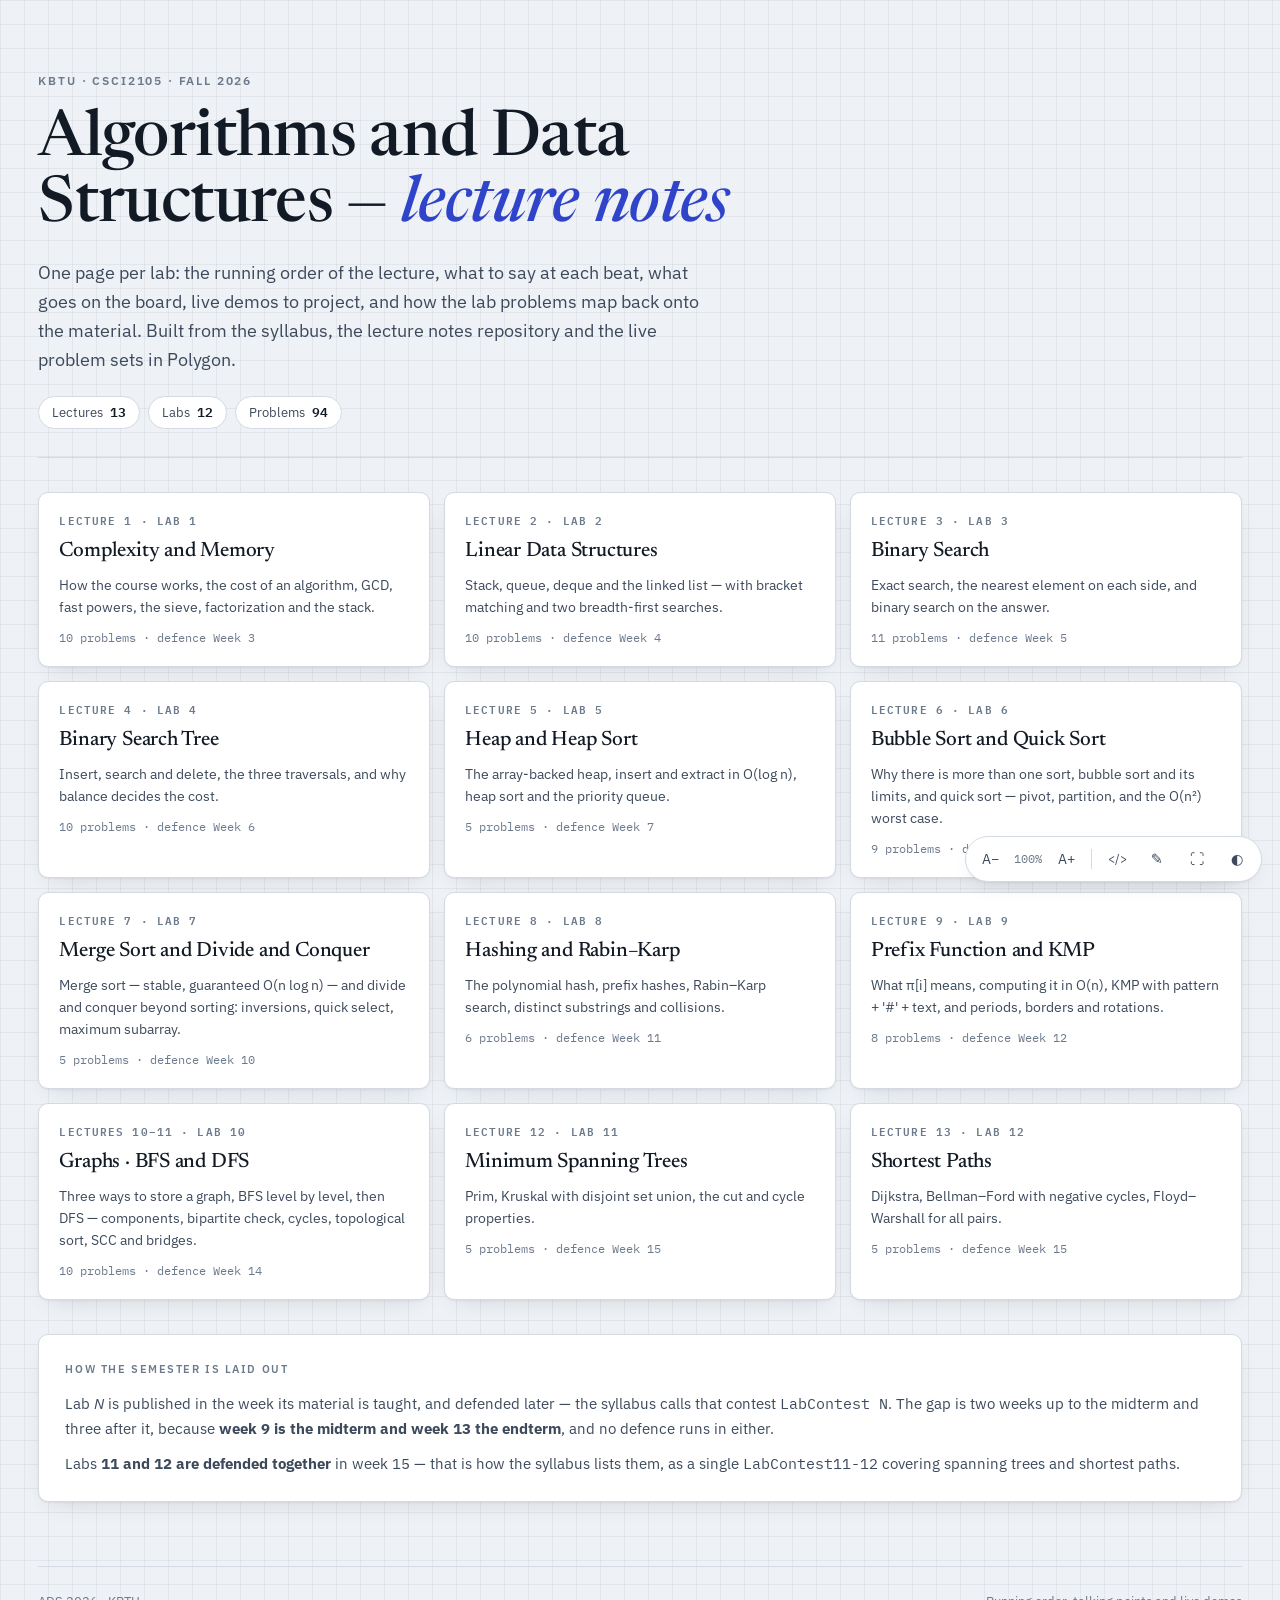
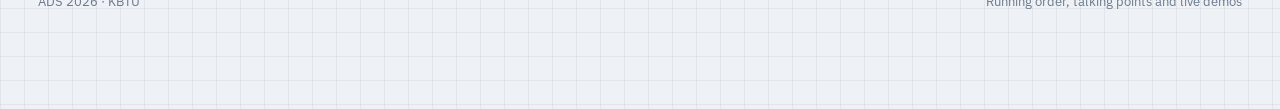
<file: index.html>
<!doctype html>
<html lang="en"><head>
<meta charset="utf-8">
<meta name="viewport" content="width=device-width,initial-scale=1">
<title>ADS 2026 — Lecture Notes</title>
<link rel="preconnect" href="https://fonts.googleapis.com">
<link rel="preconnect" href="https://fonts.gstatic.com" crossorigin>
<link rel="stylesheet" href="https://fonts.googleapis.com/css2?family=IBM+Plex+Mono:wght@400;500;600&family=IBM+Plex+Sans:wght@400;500;600&family=Newsreader:ital,opsz,wght@0,6..72,400;0,6..72,500;0,6..72,600;1,6..72,400&display=swap">
<link rel="stylesheet" href="assets/notes.css?v=202611132233">
<link rel="stylesheet" href="assets/present.css?v=202611132233">
<link rel="stylesheet" href="assets/cpp.css?v=202611132233">
</head><body>
<div class="wrap">
<header class="masthead">
  <div class="eyebrow">KBTU · CSCI2105 · Fall 2026</div>
  <h1>Algorithms and Data Structures — <em>lecture notes</em></h1>
  <p class="dek">One page per lab: the running order of the lecture, what to say at each beat, what goes on the board, live demos to project, and how the lab problems map back onto the material. Built from the syllabus, the lecture notes repository and the live problem sets in Polygon.</p>
  <div class="facts">
    <span class="fact">Lectures <b>13</b></span>
    <span class="fact">Labs <b>12</b></span>
    <span class="fact">Problems <b>94</b></span>
  </div>
</header>

<div style="margin-top:34px">
<div class="idx">
<a href="lab01.html"><div class="wk">Lecture 1 · Lab 1</div><h3>Complexity and Memory</h3><p>How the course works, the cost of an algorithm, GCD, fast powers, the sieve, factorization and the stack.</p><div class="meta">10 problems · defence Week 3</div></a>
<a href="lab02.html"><div class="wk">Lecture 2 · Lab 2</div><h3>Linear Data Structures</h3><p>Stack, queue, deque and the linked list — with bracket matching and two breadth-first searches.</p><div class="meta">10 problems · defence Week 4</div></a>
<a href="lab03.html"><div class="wk">Lecture 3 · Lab 3</div><h3>Binary Search</h3><p>Exact search, the nearest element on each side, and binary search on the answer.</p><div class="meta">11 problems · defence Week 5</div></a>
<a href="lab04.html"><div class="wk">Lecture 4 · Lab 4</div><h3>Binary Search Tree</h3><p>Insert, search and delete, the three traversals, and why balance decides the cost.</p><div class="meta">10 problems · defence Week 6</div></a>
<a href="lab05.html"><div class="wk">Lecture 5 · Lab 5</div><h3>Heap and Heap Sort</h3><p>The array-backed heap, insert and extract in O(log n), heap sort and the priority queue.</p><div class="meta">5 problems · defence Week 7</div></a>
<a href="lab06.html"><div class="wk">Lecture 6 · Lab 6</div><h3>Bubble Sort and Quick Sort</h3><p>Why there is more than one sort, bubble sort and its limits, and quick sort — pivot, partition, and the O(n²) worst case.</p><div class="meta">9 problems · defence Week 8</div></a>
<a href="lab07.html"><div class="wk">Lecture 7 · Lab 7</div><h3>Merge Sort and Divide and Conquer</h3><p>Merge sort — stable, guaranteed O(n log n) — and divide and conquer beyond sorting: inversions, quick select, maximum subarray.</p><div class="meta">5 problems · defence Week 10</div></a>
<a href="lab08.html"><div class="wk">Lecture 8 · Lab 8</div><h3>Hashing and Rabin–Karp</h3><p>The polynomial hash, prefix hashes, Rabin–Karp search, distinct substrings and collisions.</p><div class="meta">6 problems · defence Week 11</div></a>
<a href="lab09.html"><div class="wk">Lecture 9 · Lab 9</div><h3>Prefix Function and KMP</h3><p>What π[i] means, computing it in O(n), KMP with pattern + '#' + text, and periods, borders and rotations.</p><div class="meta">8 problems · defence Week 12</div></a>
<a href="lab10.html"><div class="wk">Lectures 10–11 · Lab 10</div><h3>Graphs · BFS and DFS</h3><p>Three ways to store a graph, BFS level by level, then DFS — components, bipartite check, cycles, topological sort, SCC and bridges.</p><div class="meta">10 problems · defence Week 14</div></a>
<a href="lab11.html"><div class="wk">Lecture 12 · Lab 11</div><h3>Minimum Spanning Trees</h3><p>Prim, Kruskal with disjoint set union, the cut and cycle properties.</p><div class="meta">5 problems · defence Week 15</div></a>
<a href="lab12.html"><div class="wk">Lecture 13 · Lab 12</div><h3>Shortest Paths</h3><p>Dijkstra, Bellman–Ford with negative cycles, Floyd–Warshall for all pairs.</p><div class="meta">5 problems · defence Week 15</div></a>
</div>
</div>

<div class="card pad board" style="margin-top:34px">
  <h4>How the semester is laid out</h4>
  <p>Lab <em>N</em> is published in the week its material is taught, and defended later — the syllabus calls that contest <span class="mono">LabContest N</span>. The gap is two weeks up to the midterm and three after it, because <strong>week 9 is the midterm and week 13 the endterm</strong>, and no defence runs in either.</p>
  <p style="margin-top:11px">Labs <strong>11 and 12 are defended together</strong> in week 15 — that is how the syllabus lists them, as a single <span class="mono">LabContest11-12</span> covering spanning trees and shortest paths.</p>
</div>

<footer>
  <span>ADS 2026 · KBTU</span>
  <span>Running order, talking points and live demos</span>
</footer>
</div>
<button class="theme-btn" id="themeBtn" aria-label="Toggle theme" title="Toggle theme">◐</button>
<script src="assets/notes.js?v=202611132233"></script>
<script src="assets/present.js?v=202611132233"></script>
<script src="assets/cpp.js?v=202611132233"></script>
</body></html>
</file>
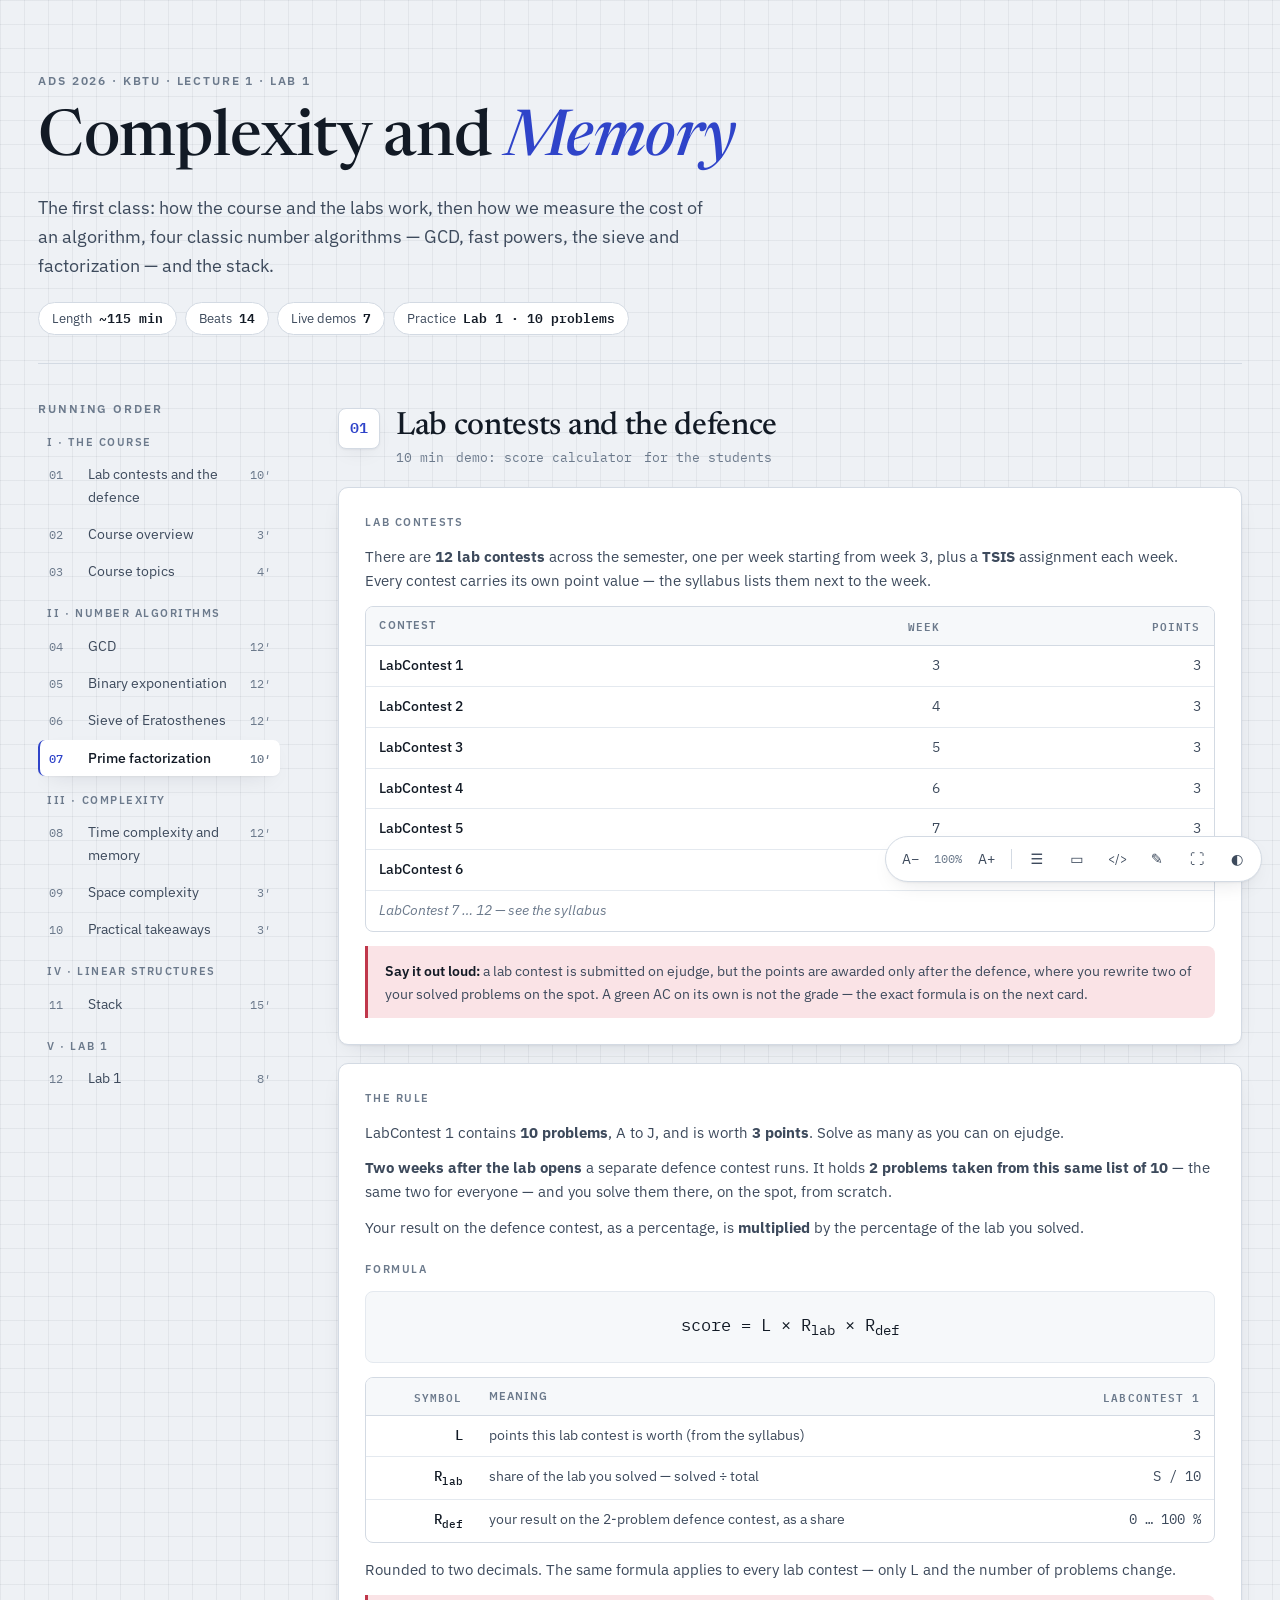
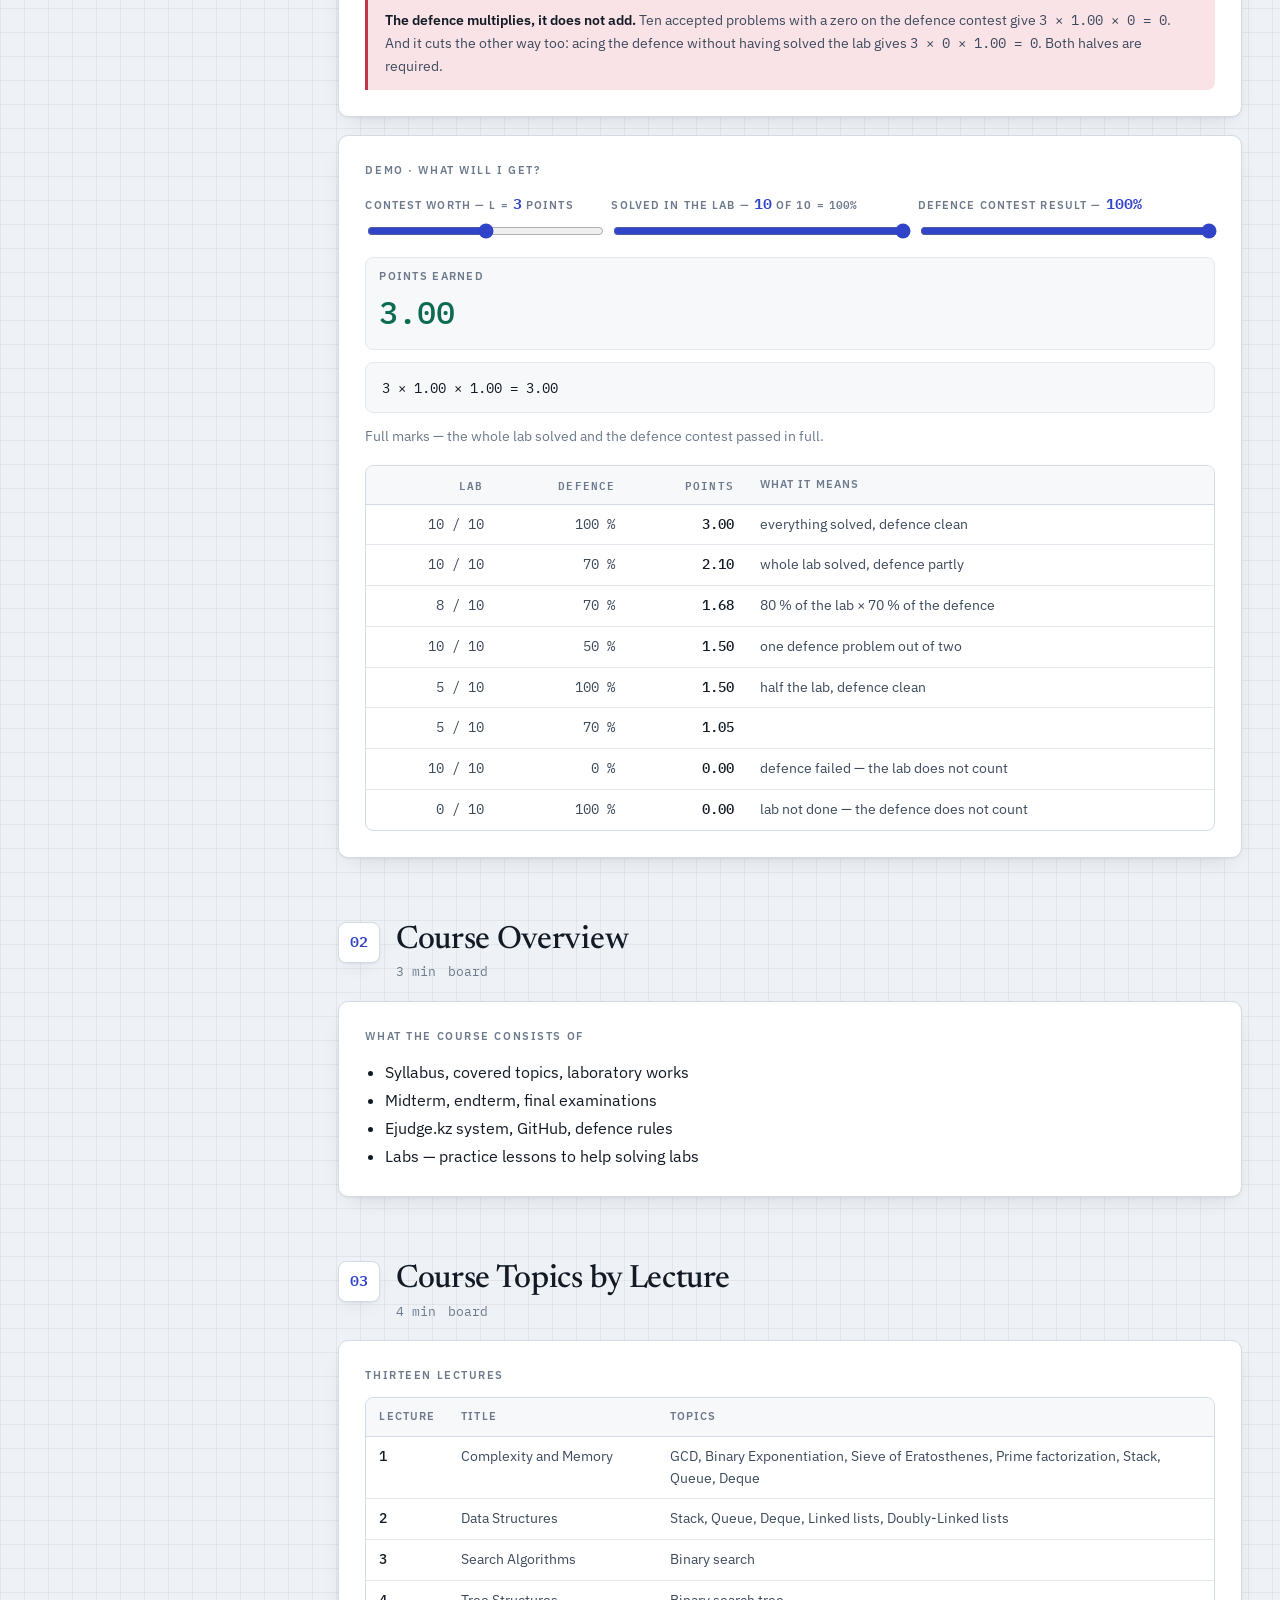
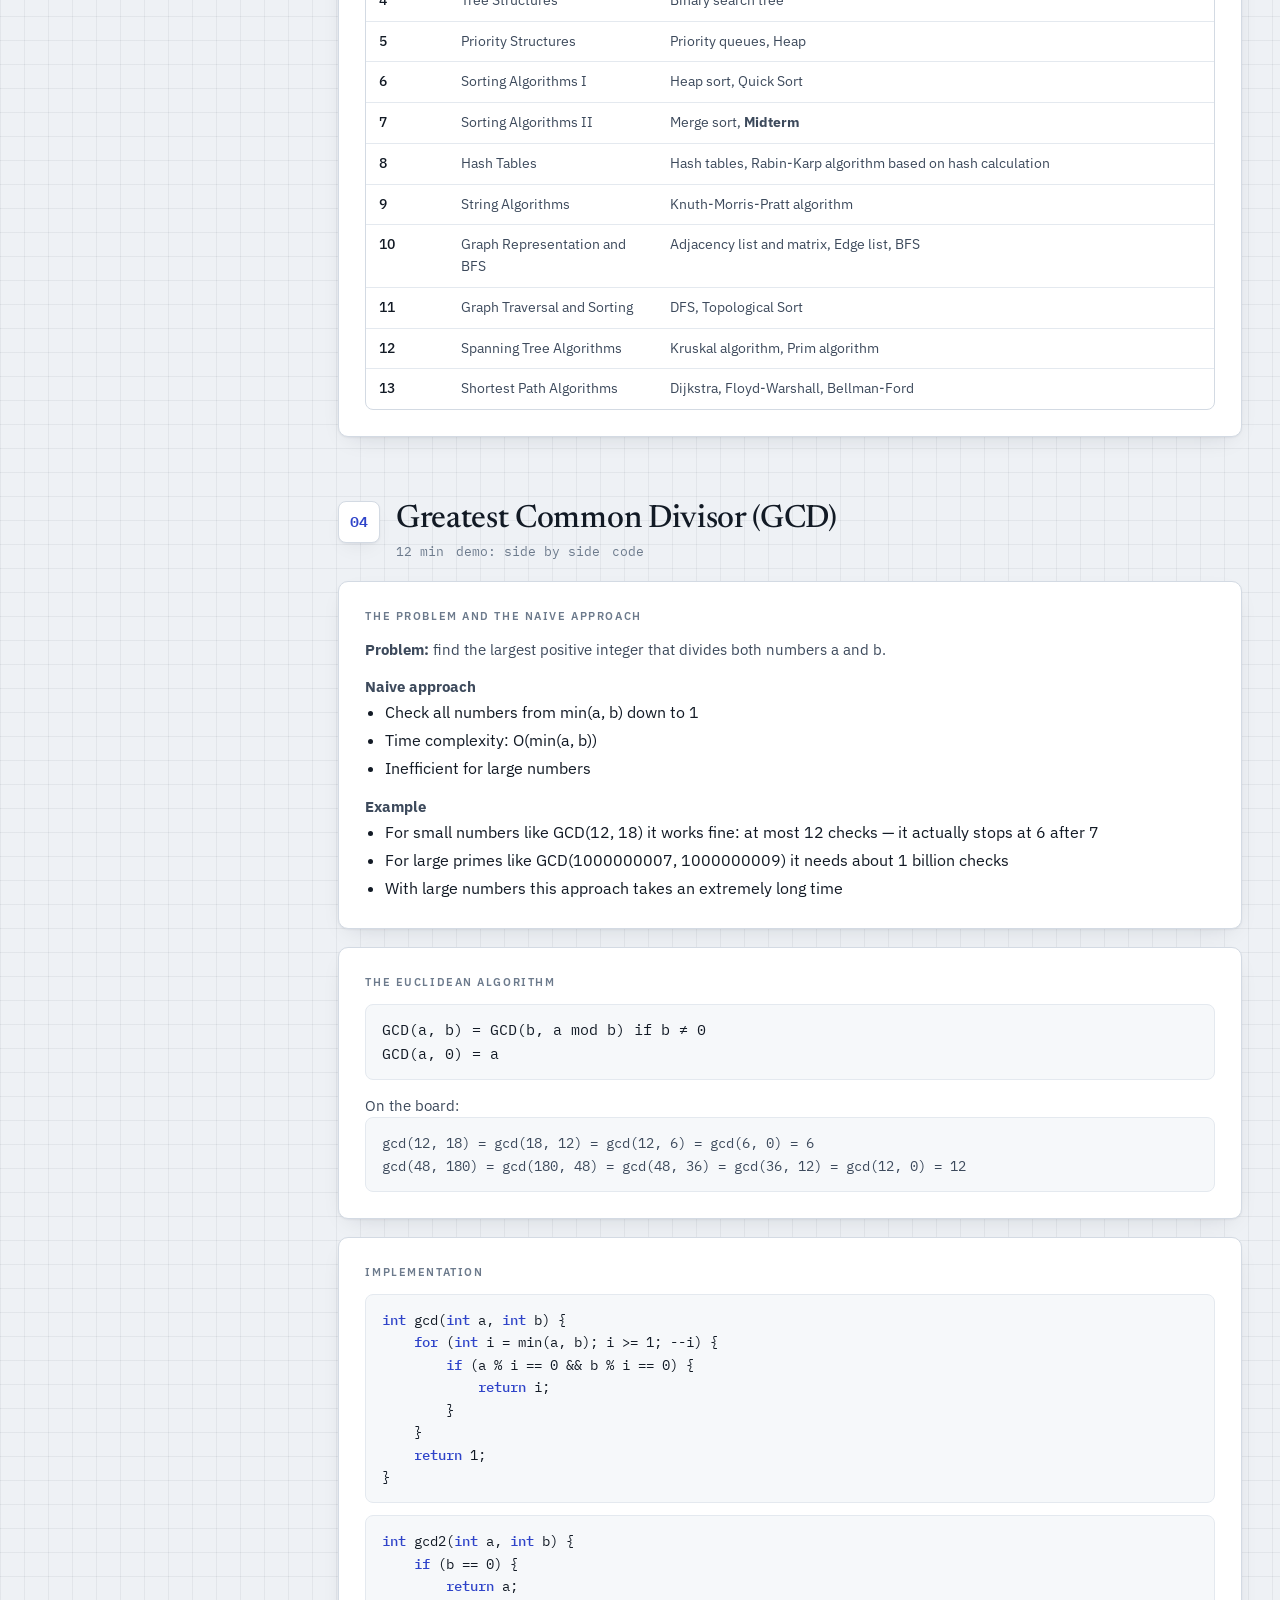
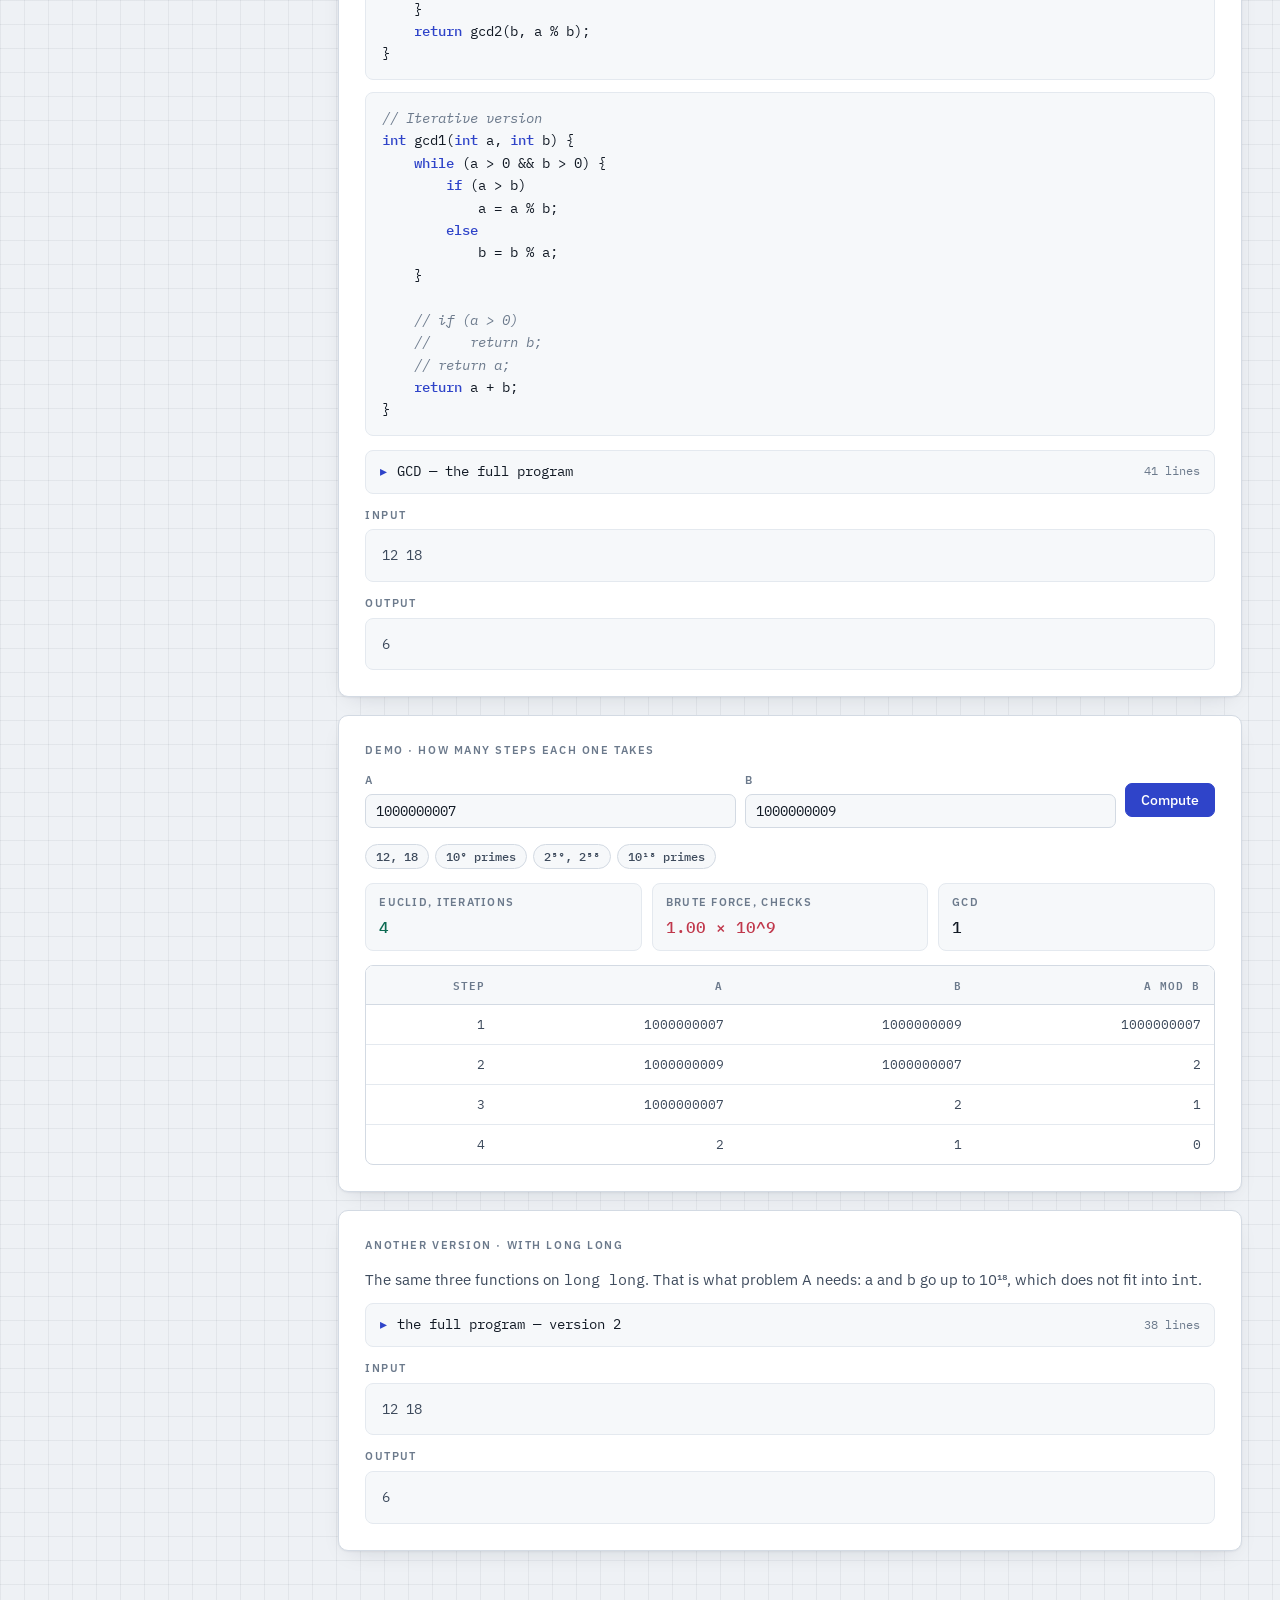
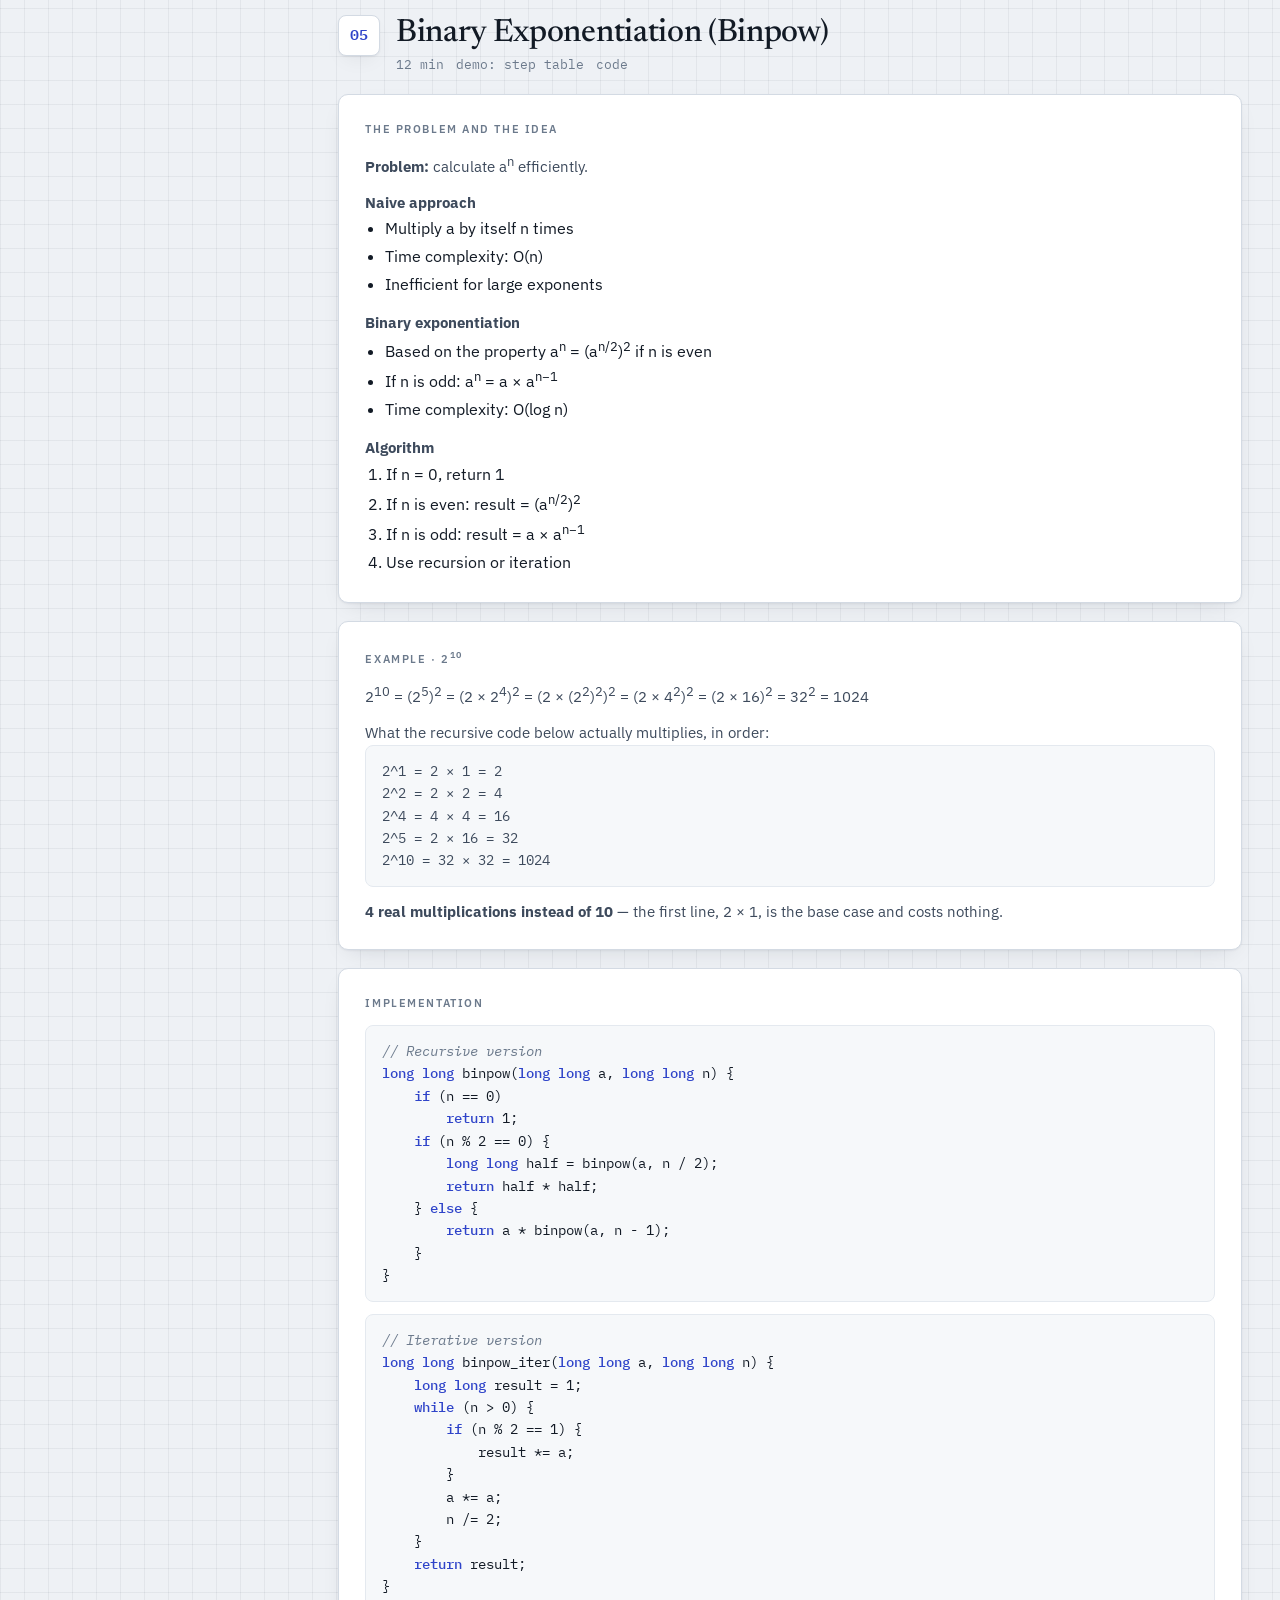
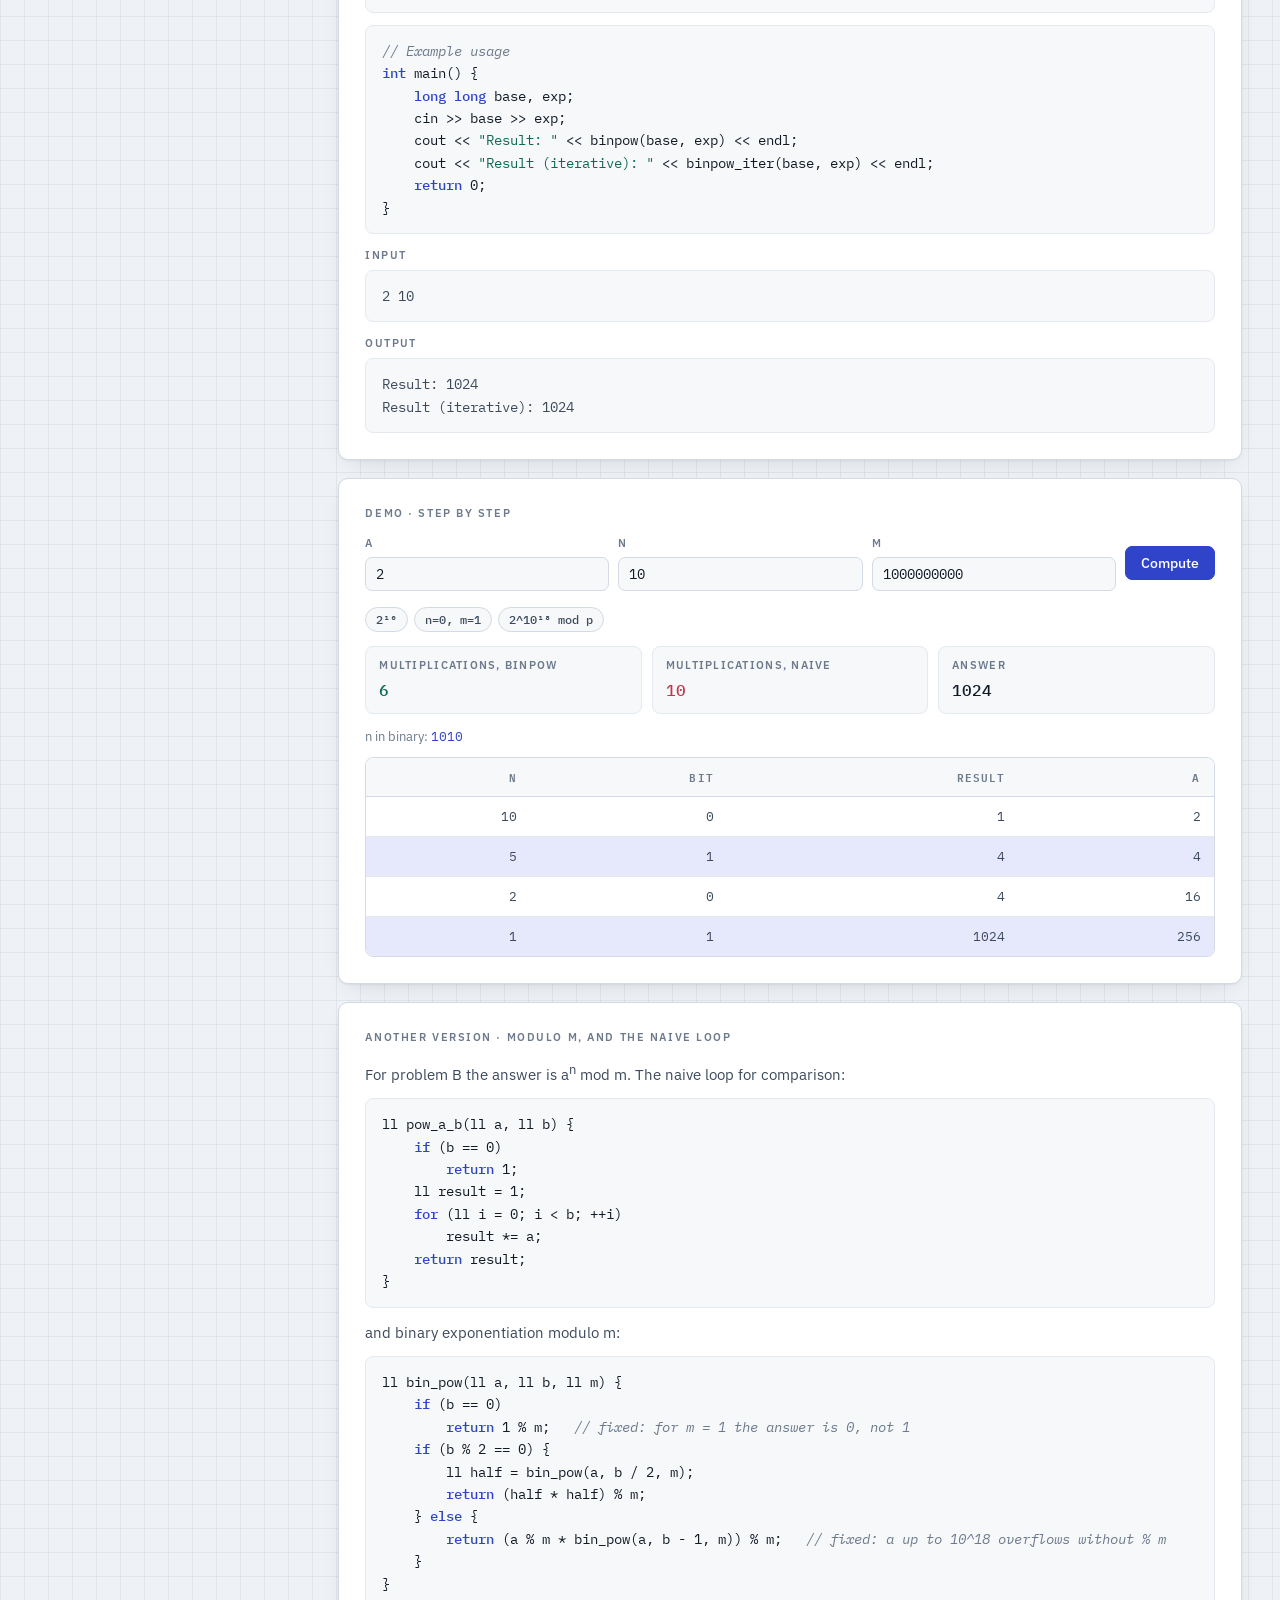
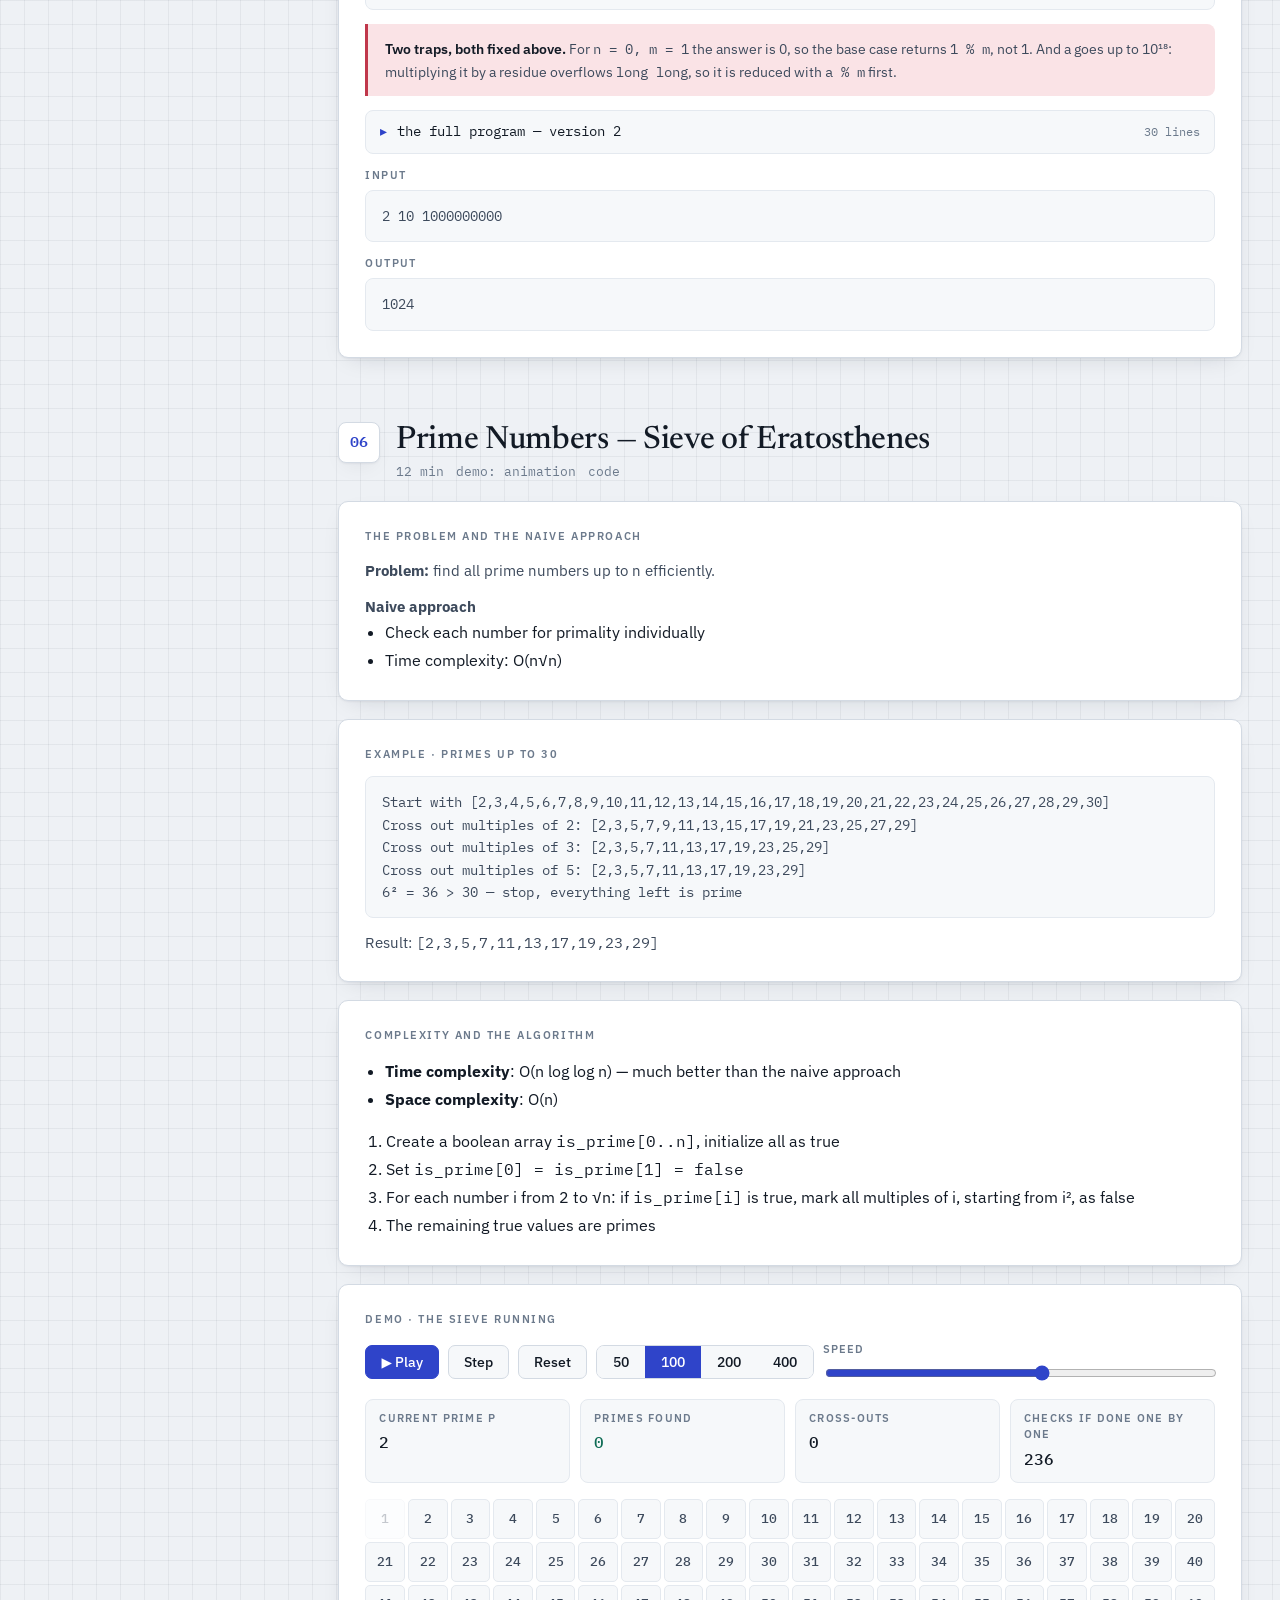
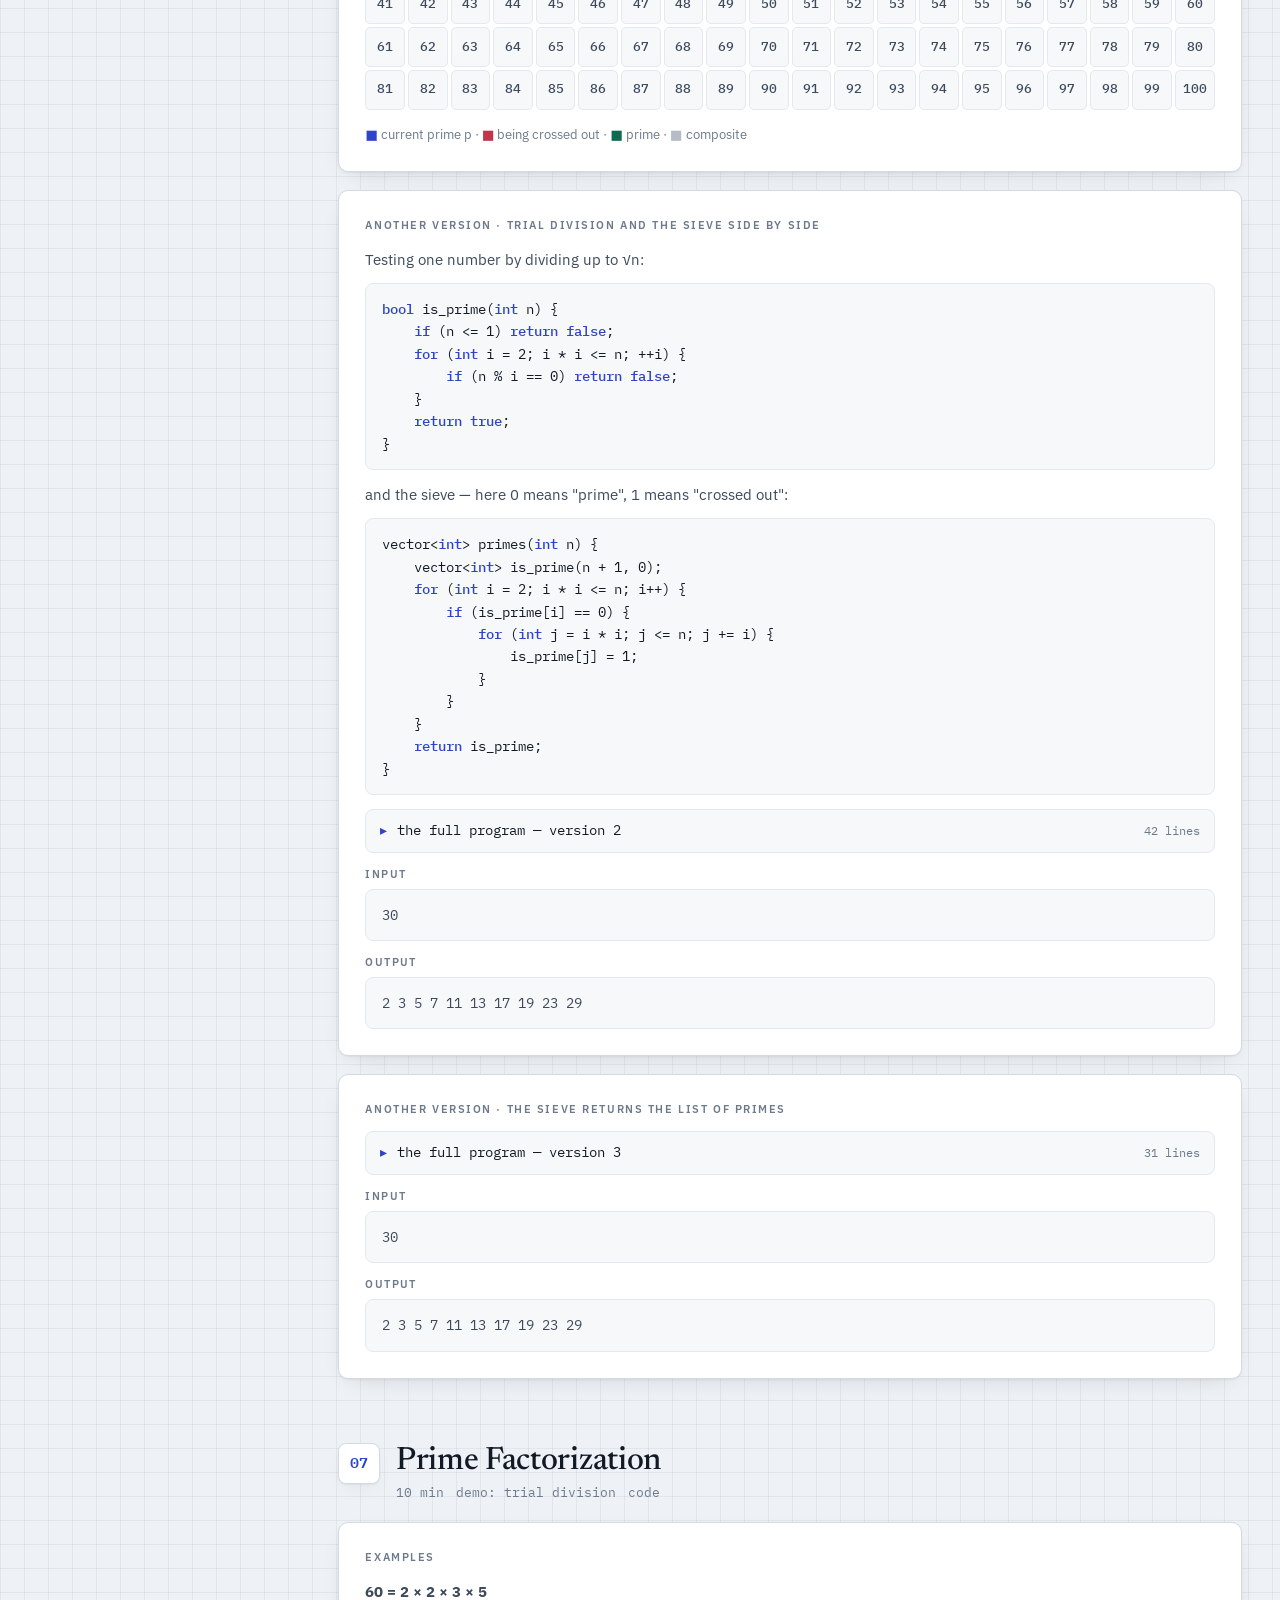
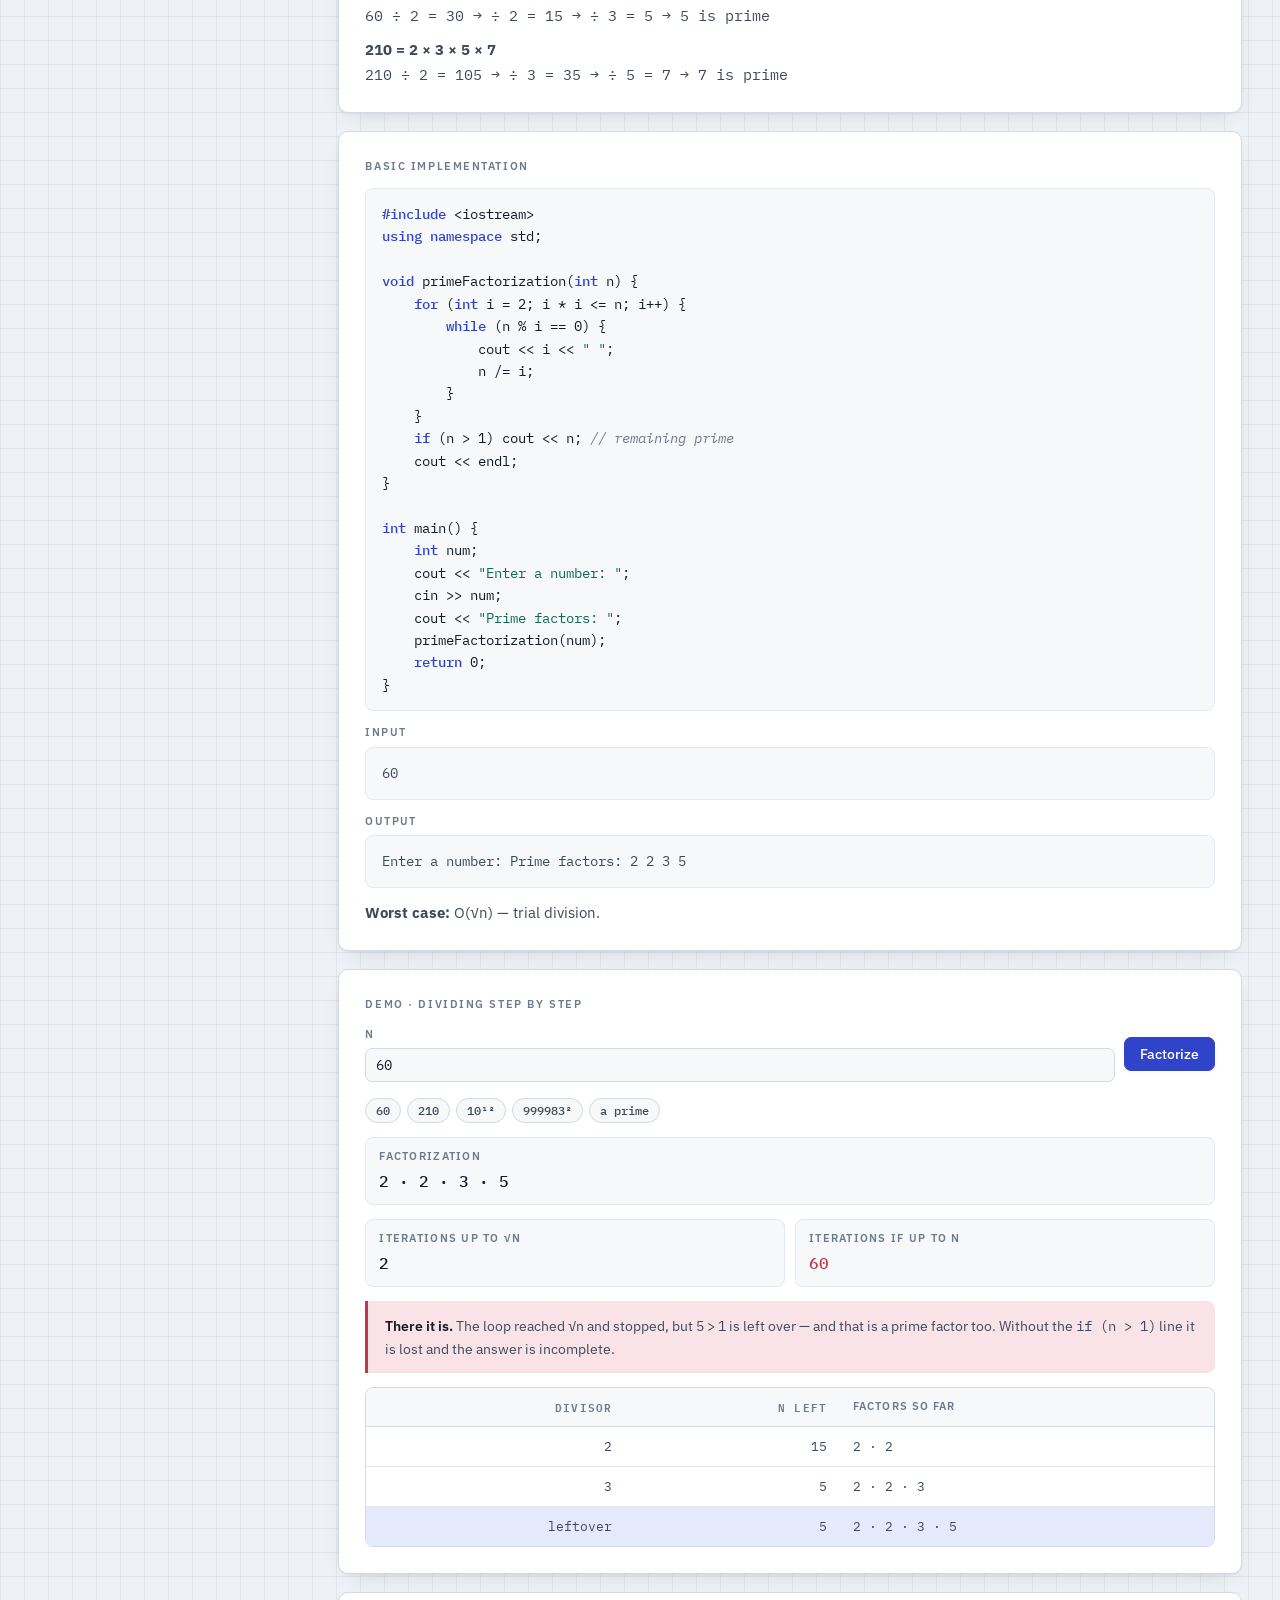
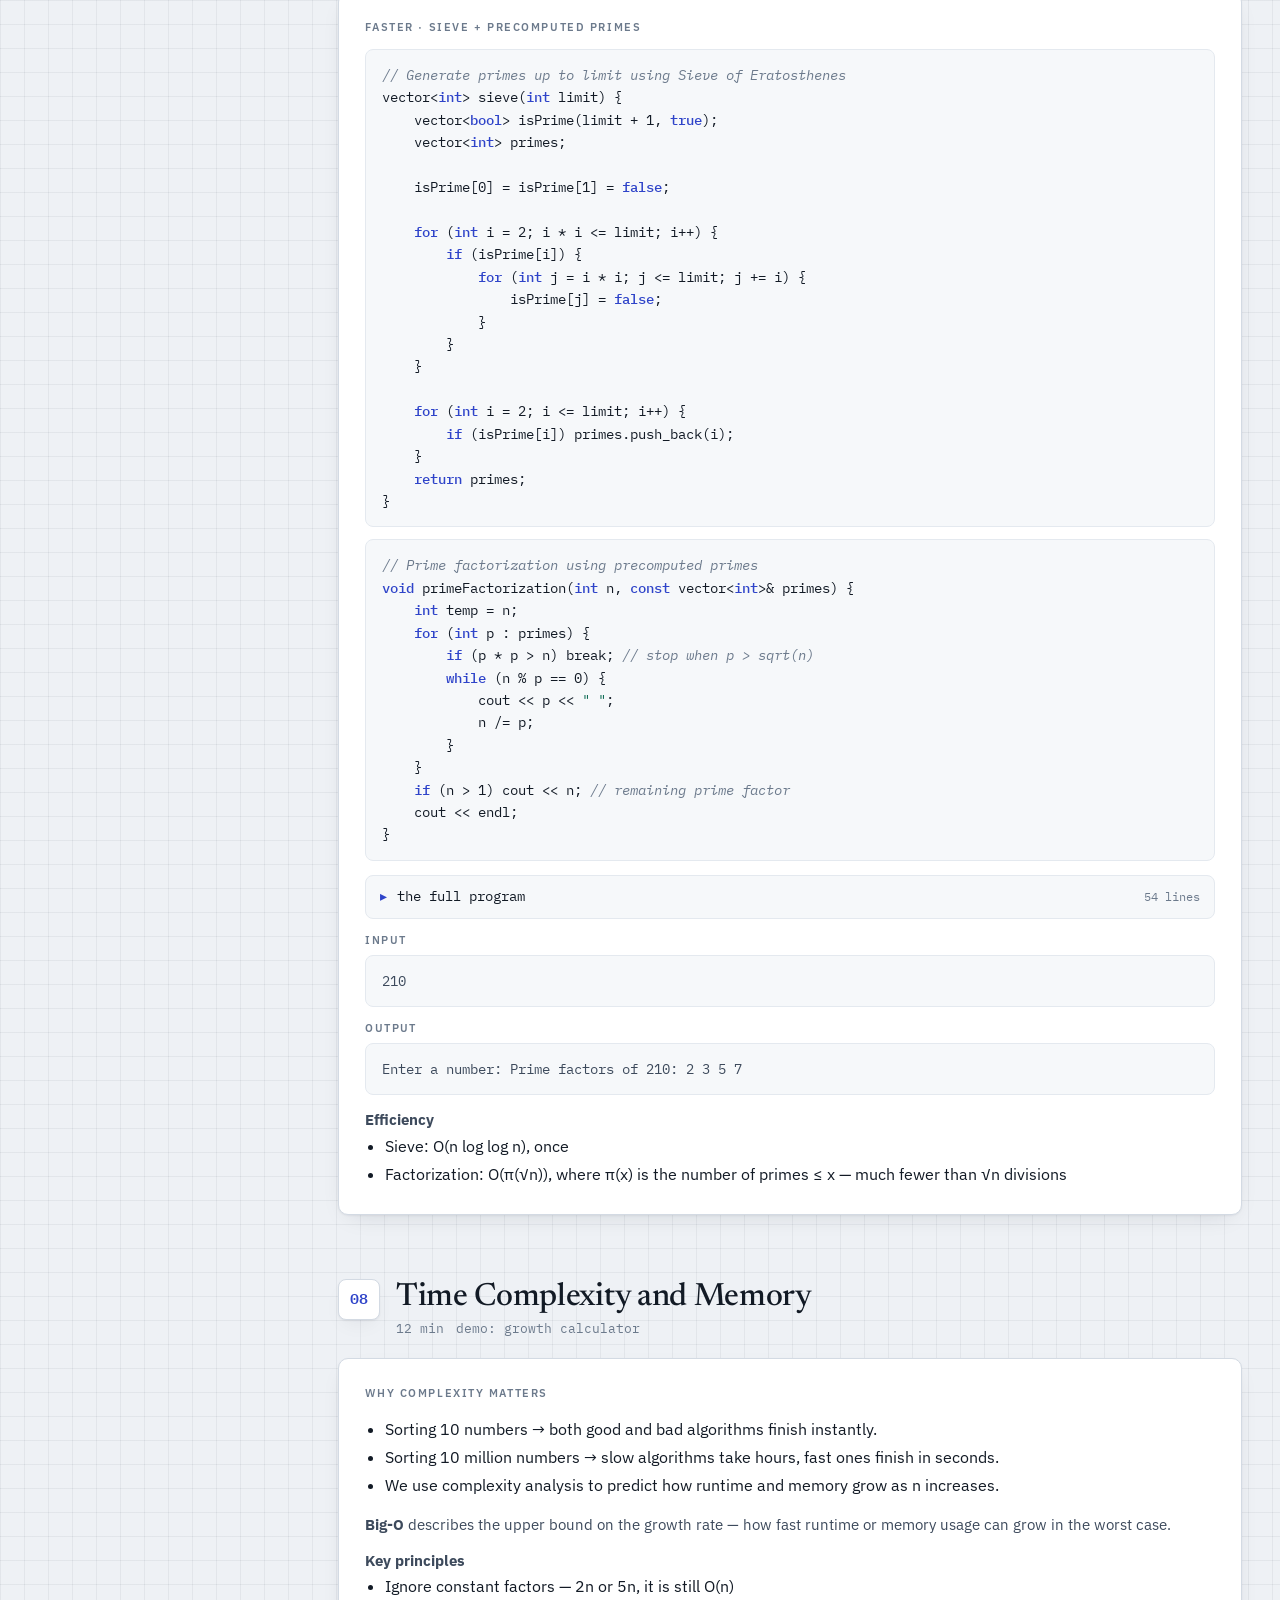
<file: lab01.html>
<!doctype html>
<html lang="en"><head>
<meta charset="utf-8">
<meta name="viewport" content="width=device-width,initial-scale=1">
<title>Complexity and Memory</title>
<link rel="preconnect" href="https://fonts.googleapis.com">
<link rel="preconnect" href="https://fonts.gstatic.com" crossorigin>
<link rel="stylesheet" href="https://fonts.googleapis.com/css2?family=IBM+Plex+Mono:wght@400;500;600&family=IBM+Plex+Sans:wght@400;500;600&family=Newsreader:ital,opsz,wght@0,6..72,400;0,6..72,500;0,6..72,600;1,6..72,400&display=swap">
<link rel="stylesheet" href="assets/notes.css?v=202611132233">
<link rel="stylesheet" href="assets/present.css?v=202611132233">
<link rel="stylesheet" href="assets/cpp.css?v=202611132233">
</head><body>
<div class="wrap">

<header class="masthead">
  <div class="eyebrow">ADS 2026 · KBTU · Lecture 1 · Lab 1</div>
  <h1>Complexity and <em>Memory</em></h1>
  <p class="dek">The first class: how the course and the labs work, then how we measure the cost of an algorithm, four classic number algorithms — GCD, fast powers, the sieve and factorization — and the stack.</p>
  <div class="facts"><span class="fact">Length <b>~115 min</b></span><span class="fact">Beats <b>14</b></span><span class="fact">Live demos <b>7</b></span><span class="fact">Practice <b>Lab 1 · 10 problems</b></span></div>
</header>

<div class="cols">

<nav class="rail" aria-label="Running order">
  <div class="rail-h">Running order</div>
  <div class="part">I · The course</div>
  <ol>
    <li><a href="#b1"><span class="n">01</span><span>Lab contests and the defence</span><span class="t">10′</span></a></li>
    <li><a href="#b2"><span class="n">02</span><span>Course overview</span><span class="t">3′</span></a></li>
    <li><a href="#b3"><span class="n">03</span><span>Course topics</span><span class="t">4′</span></a></li>
  </ol>
  <div class="part">II · Number algorithms</div>
  <ol>
    <li><a href="#b4"><span class="n">04</span><span>GCD</span><span class="t">12′</span></a></li>
    <li><a href="#b5"><span class="n">05</span><span>Binary exponentiation</span><span class="t">12′</span></a></li>
    <li><a href="#b6"><span class="n">06</span><span>Sieve of Eratosthenes</span><span class="t">12′</span></a></li>
    <li><a href="#b7"><span class="n">07</span><span>Prime factorization</span><span class="t">10′</span></a></li>
  </ol>
  <div class="part">III · Complexity</div>
  <ol>
    <li><a href="#b8"><span class="n">08</span><span>Time complexity and memory</span><span class="t">12′</span></a></li>
    <li><a href="#b9"><span class="n">09</span><span>Space complexity</span><span class="t">3′</span></a></li>
    <li><a href="#b10"><span class="n">10</span><span>Practical takeaways</span><span class="t">3′</span></a></li>
  </ol>
  <div class="part">IV · Linear structures</div>
  <ol>
    <li><a href="#b11"><span class="n">11</span><span>Stack</span><span class="t">15′</span></a></li>
  </ol>
  <div class="part">V · Lab 1</div>
  <ol>
    <li><a href="#b12"><span class="n">12</span><span>Lab 1</span><span class="t">8′</span></a></li>
  </ol>
</nav>

<main>
<section class="beat" id="b1">
  <div class="beat-head">
    <div class="beat-n">01</div>
    <div>
      <h2>Lab contests and the defence</h2>
      <div class="sub"><span>10 min</span> <span>demo: score calculator</span> <span>for the students</span></div>
    </div>
  </div>
  <div class="stack">
    <div class="card pad board">
        <h4>Lab contests</h4>
        <p>There are <strong>12 lab contests</strong> across the semester, one per week starting from week 3, plus a <strong>TSIS</strong> assignment each week. Every contest carries its own point value — the syllabus lists them next to the week.</p>
        <div class="tw" style="margin-top:14px">
          <table>
            <thead><tr><th>Contest</th><th class="n">Week</th><th class="n">Points</th></tr></thead>
            <tbody>
              <tr><td class="k">LabContest 1</td><td class="n">3</td><td class="n">3</td></tr>
              <tr><td class="k">LabContest 2</td><td class="n">4</td><td class="n">3</td></tr>
              <tr><td class="k">LabContest 3</td><td class="n">5</td><td class="n">3</td></tr>
              <tr><td class="k">LabContest 4</td><td class="n">6</td><td class="n">3</td></tr>
              <tr><td class="k">LabContest 5</td><td class="n">7</td><td class="n">3</td></tr>
              <tr><td class="k">LabContest 6</td><td class="n">8</td><td class="n">2</td></tr>
              <tr><td colspan="3" style="color:var(--ink-3);font-style:italic">LabContest 7 … 12 — see the syllabus</td></tr>
            </tbody>
          </table>
        </div>
        <div class="trap" style="margin-top:14px"><b>Say it out loud:</b> a lab contest is submitted on ejudge, but the points are awarded only after the defence, where you rewrite two of your solved problems on the spot. A green AC on its own is not the grade — the exact formula is on the next card.</div>
      </div>
    <div class="card pad board">
      <h4>The rule</h4>
      <p>LabContest 1 contains <strong>10 problems</strong>, A to J, and is worth <strong>3 points</strong>. Solve as many as you can on ejudge.</p>
      <p><strong>Two weeks after the lab opens</strong> a separate defence contest runs. It holds <strong>2 problems taken from this same list of 10</strong> — the same two for everyone — and you solve them there, on the spot, from scratch.</p>
      <p>Your result on the defence contest, as a percentage, is <strong>multiplied</strong> by the percentage of the lab you solved.</p>

      <h4 style="margin-top:22px">Formula</h4>
      <div class="formula" style="font-size:1.05rem;text-align:center;padding:20px 16px">
        score = L × R<sub>lab</sub> × R<sub>def</sub>
      </div>
      <div class="tw" style="margin-top:14px">
        <table>
          <thead><tr><th class="n">Symbol</th><th>Meaning</th><th class="n">LabContest 1</th></tr></thead>
          <tbody>
            <tr><td class="n k">L</td><td>points this lab contest is worth (from the syllabus)</td><td class="n">3</td></tr>
            <tr><td class="n k">R<sub>lab</sub></td><td>share of the lab you solved — solved ÷ total</td><td class="n">S / 10</td></tr>
            <tr><td class="n k">R<sub>def</sub></td><td>your result on the 2-problem defence contest, as a share</td><td class="n">0 … 100 %</td></tr>
          </tbody>
        </table>
      </div>
      <p style="margin-top:14px">Rounded to two decimals. The same formula applies to every lab contest — only <code>L</code> and the number of problems change.</p>
      <div class="trap" style="margin-top:14px"><b>The defence multiplies, it does not add.</b> Ten accepted problems with a zero on the defence contest give <code>3 × 1.00 × 0 = 0</code>. And it cuts the other way too: acing the defence without having solved the lab gives <code>3 × 0 × 1.00 = 0</code>. Both halves are required.</div>
    </div>
    <div class="card pad demo">
      <h4>Demo · what will I get?</h4>
      <div class="ctl" style="align-items:stretch">
        <label class="f" style="flex:1 1 180px">
          <span>Contest worth — L = <span id="lv" class="mono" style="color:var(--accent);font-size:.95rem;text-transform:none;letter-spacing:0">3</span> points</span>
          <input type="range" id="lsl" min="1" max="5" value="3" step="1">
        </label>
        <label class="f" style="flex:1 1 240px">
          <span>Solved in the lab — <span id="sv" class="mono" style="color:var(--accent);font-size:.95rem;text-transform:none;letter-spacing:0">10</span> of 10 = <span id="rlv" class="mono" style="text-transform:none;letter-spacing:0">100%</span></span>
          <input type="range" id="ssl" min="0" max="10" value="10" step="1">
        </label>
        <label class="f" style="flex:1 1 240px">
          <span>Defence contest result — <span id="dv" class="mono" style="color:var(--accent);font-size:.95rem;text-transform:none;letter-spacing:0">100%</span></span>
          <input type="range" id="dsl" min="0" max="100" value="100" step="5">
        </label>
      </div>
      <div class="readout">
        <div class="stat good" style="flex:1 1 100%"><div class="lab">Points earned</div><div class="val" id="scoreval" style="font-size:2rem">3.00</div></div>
      </div>
      <div class="formula" id="scoreexpr" style="margin-top:12px;font-size:.9rem">3 × 1.00 × 1.00 = 3.00</div>
      <p id="scorenote" style="margin-top:12px;font-size:.86rem;color:var(--ink-3)">Full marks — the whole lab solved and the defence contest passed in full.</p>
      <div class="tw" style="margin-top:18px">
        <table>
          <thead><tr><th class="n">Lab</th><th class="n">Defence</th><th class="n">Points</th><th>What it means</th></tr></thead>
          <tbody>
            <tr><td class="n">10 / 10</td><td class="n">100 %</td><td class="n k">3.00</td><td>everything solved, defence clean</td></tr>
            <tr><td class="n">10 / 10</td><td class="n">70 %</td><td class="n k">2.10</td><td>whole lab solved, defence partly</td></tr>
            <tr><td class="n">8 / 10</td><td class="n">70 %</td><td class="n k">1.68</td><td>80 % of the lab × 70 % of the defence</td></tr>
            <tr><td class="n">10 / 10</td><td class="n">50 %</td><td class="n k">1.50</td><td>one defence problem out of two</td></tr>
            <tr><td class="n">5 / 10</td><td class="n">100 %</td><td class="n k">1.50</td><td>half the lab, defence clean</td></tr>
            <tr><td class="n">5 / 10</td><td class="n">70 %</td><td class="n k">1.05</td><td></td></tr>
            <tr><td class="n">10 / 10</td><td class="n">0 %</td><td class="n k">0.00</td><td>defence failed — the lab does not count</td></tr>
            <tr><td class="n">0 / 10</td><td class="n">100 %</td><td class="n k">0.00</td><td>lab not done — the defence does not count</td></tr>
          </tbody>
        </table>
      </div>
    </div>
  </div>
</section>

<section class="beat" id="b2">
  <div class="beat-head">
    <div class="beat-n">02</div>
    <div>
      <h2>Course Overview</h2>
      <div class="sub"><span>3 min</span> <span>board</span></div>
    </div>
  </div>
  <div class="stack">
    <div class="card pad board"><h4>What the course consists of</h4><ul style="margin:0;padding-left:1.2em;line-height:1.75"><li>Syllabus, covered topics, laboratory works</li><li>Midterm, endterm, final examinations</li><li>Ejudge.kz system, GitHub, defence rules</li><li>Labs — practice lessons to help solving labs</li></ul></div>
  </div>
</section>

<section class="beat" id="b3">
  <div class="beat-head">
    <div class="beat-n">03</div>
    <div>
      <h2>Course Topics by Lecture</h2>
      <div class="sub"><span>4 min</span> <span>board</span></div>
    </div>
  </div>
  <div class="stack">
    <div class="card pad board"><h4>Thirteen lectures</h4><div class="tw"><table><thead><tr><th>Lecture</th><th>Title</th><th>Topics</th></tr></thead><tbody><tr><td class="k">1</td><td>Complexity and Memory</td><td>GCD, Binary Exponentiation, Sieve of Eratosthenes, Prime factorization, Stack, Queue, Deque</td></tr><tr><td class="k">2</td><td>Data Structures</td><td>Stack, Queue, Deque, Linked lists, Doubly-Linked lists</td></tr><tr><td class="k">3</td><td>Search Algorithms</td><td>Binary search</td></tr><tr><td class="k">4</td><td>Tree Structures</td><td>Binary search tree</td></tr><tr><td class="k">5</td><td>Priority Structures</td><td>Priority queues, Heap</td></tr><tr><td class="k">6</td><td>Sorting Algorithms I</td><td>Heap sort, Quick Sort</td></tr><tr><td class="k">7</td><td>Sorting Algorithms II</td><td>Merge sort, <strong>Midterm</strong></td></tr><tr><td class="k">8</td><td>Hash Tables</td><td>Hash tables, Rabin-Karp algorithm based on hash calculation</td></tr><tr><td class="k">9</td><td>String Algorithms</td><td>Knuth-Morris-Pratt algorithm</td></tr><tr><td class="k">10</td><td>Graph Representation and BFS</td><td>Adjacency list and matrix, Edge list, BFS</td></tr><tr><td class="k">11</td><td>Graph Traversal and Sorting</td><td>DFS, Topological Sort</td></tr><tr><td class="k">12</td><td>Spanning Tree Algorithms</td><td>Kruskal algorithm, Prim algorithm</td></tr><tr><td class="k">13</td><td>Shortest Path Algorithms</td><td>Dijkstra, Floyd-Warshall, Bellman-Ford</td></tr></tbody></table></div></div>
  </div>
</section>

<section class="beat" id="b4">
  <div class="beat-head">
    <div class="beat-n">04</div>
    <div>
      <h2>Greatest Common Divisor (GCD)</h2>
      <div class="sub"><span>12 min</span> <span>demo: side by side</span> <span>code</span></div>
    </div>
  </div>
  <div class="stack">
    <div class="card pad board"><h4>The problem and the naive approach</h4><p><strong>Problem:</strong> find the largest positive integer that divides both numbers a and b.</p><p style="margin-top:12px"><strong>Naive approach</strong></p><ul style="margin:0;padding-left:1.2em;line-height:1.75"><li>Check all numbers from min(a, b) down to 1</li><li>Time complexity: O(min(a, b))</li><li>Inefficient for large numbers</li></ul><p style="margin-top:12px"><strong>Example</strong></p><ul style="margin:0;padding-left:1.2em;line-height:1.75"><li>For small numbers like GCD(12, 18) it works fine: at most 12 checks — it actually stops at 6 after 7</li><li>For large primes like GCD(1000000007, 1000000009) it needs about 1 billion checks</li><li>With large numbers this approach takes an extremely long time</li></ul></div>
    <div class="card pad board"><h4>The Euclidean algorithm</h4><div class="formula">GCD(a, b) = GCD(b, a mod b)   if b ≠ 0<br>GCD(a, 0) = a</div><p style="margin-top:13px">On the board:</p><pre class="out">gcd(12, 18) = gcd(18, 12) = gcd(12, 6) = gcd(6, 0) = 6
gcd(48, 180) = gcd(180, 48) = gcd(48, 36) = gcd(36, 12) = gcd(12, 0) = 12</pre></div>
    <div class="card pad board"><h4>Implementation</h4><pre><span class="k">int</span> gcd(<span class="k">int</span> a, <span class="k">int</span> b) {
    <span class="k">for</span> (<span class="k">int</span> i = min(a, b); i &gt;= 1; --i) {
        <span class="k">if</span> (a % i == 0 &amp;&amp; b % i == 0) {
            <span class="k">return</span> i;
        }
    }
    <span class="k">return</span> 1;
}</pre><div style="margin-top:12px"></div><pre><span class="k">int</span> gcd2(<span class="k">int</span> a, <span class="k">int</span> b) {
    <span class="k">if</span> (b == 0) {
        <span class="k">return</span> a;
    }
    <span class="k">return</span> gcd2(b, a % b);
}</pre><div style="margin-top:12px"></div><pre><span class="c">// Iterative version</span>
<span class="k">int</span> gcd1(<span class="k">int</span> a, <span class="k">int</span> b) {
    <span class="k">while</span> (a &gt; 0 &amp;&amp; b &gt; 0) {
        <span class="k">if</span> (a &gt; b)
            a = a % b;
        <span class="k">else</span>
            b = b % a;        
    }

    <span class="c">// if (a &gt; 0)</span>
    <span class="c">//     return b;</span>
    <span class="c">// return a;</span>
    <span class="k">return</span> a + b;
}</pre><div style="margin-top:14px"><details class="code"><summary>GCD — the full program<span class="lines">41 lines</span></summary><pre><span class="k">#include</span> &lt;iostream&gt;

<span class="k">using</span> <span class="k">namespace</span> std;

<span class="k">int</span> gcd(<span class="k">int</span> a, <span class="k">int</span> b) {
    <span class="k">for</span> (<span class="k">int</span> i = min(a, b); i &gt;= 1; --i) {
        <span class="k">if</span> (a % i == 0 &amp;&amp; b % i == 0) {
            <span class="k">return</span> i;
        }
    }
    <span class="k">return</span> 1;
}

<span class="k">int</span> gcd2(<span class="k">int</span> a, <span class="k">int</span> b) {
    <span class="k">if</span> (b == 0) {
        <span class="k">return</span> a;
    }
    <span class="k">return</span> gcd2(b, a % b);
}

<span class="c">// Iterative version</span>
<span class="k">int</span> gcd1(<span class="k">int</span> a, <span class="k">int</span> b) {
    <span class="k">while</span> (a &gt; 0 &amp;&amp; b &gt; 0) {
        <span class="k">if</span> (a &gt; b)
            a = a % b;
        <span class="k">else</span>
            b = b % a;        
    }

    <span class="c">// if (a &gt; 0)</span>
    <span class="c">//     return b;</span>
    <span class="c">// return a;</span>
    <span class="k">return</span> a + b;
}

<span class="k">int</span> main() {
    <span class="k">int</span> a, b;
    cin &gt;&gt; a &gt;&gt; b;
    cout &lt;&lt; gcd2(a, b) &lt;&lt; endl;
    <span class="k">return</span> 0;
}</pre></details></div><div class="out-lbl">input</div><pre class="out">12 18</pre><div class="out-lbl">output</div><pre class="out">6</pre></div>
    <div class="card pad demo">
        <h4>Demo · how many steps each one takes</h4>
        <div class="ctl">
          <label class="f" style="flex:1 1 160px"><span>a</span><input type="text" id="ga" value="1000000007"></label>
          <label class="f" style="flex:1 1 160px"><span>b</span><input type="text" id="gb" value="1000000009"></label>
          <button class="pri" id="grun">Compute</button>
        </div>
        <div class="chips" style="margin-bottom:14px">
          <button class="chip" data-gcd="12,18">12, 18</button>
          <button class="chip" data-gcd="1000000007,1000000009">10⁹ primes</button>
          <button class="chip" data-gcd="576460752303423488,288230376151711744">2⁵⁹, 2⁵⁸</button>
          <button class="chip" data-gcd="999999999999999989,999999999999999937">10¹⁸ primes</button>
        </div>
        <div class="readout">
          <div class="stat good"><div class="lab">Euclid, iterations</div><div class="val" id="geuc">—</div></div>
          <div class="stat bad"><div class="lab">Brute force, checks</div><div class="val" id="gnaive">—</div></div>
          <div class="stat"><div class="lab">GCD</div><div class="val" id="gres">—</div></div>
        </div>
        <div class="steps" style="margin-top:14px"><table><thead><tr><th class="n">step</th><th class="n">a</th><th class="n">b</th><th class="n">a mod b</th></tr></thead><tbody id="gsteps"></tbody></table></div>
      </div>
    <div class="card pad board"><h4>Another version · with long long</h4><p>The same three functions on <code>long long</code>. That is what problem A needs: a and b go up to 10¹⁸, which does not fit into <code>int</code>.</p><div style="margin-top:12px"><details class="code"><summary>the full program — version 2<span class="lines">38 lines</span></summary><pre><span class="k">#include</span> &lt;iostream&gt;
#define ll <span class="k">long</span> <span class="k">long</span>

<span class="k">using</span> <span class="k">namespace</span> std;

ll gcd1(ll a, ll b) {
    <span class="k">for</span> (ll i = min(a, b); i &gt;= 1; --i) {
        <span class="k">if</span> (a % i == 0 &amp;&amp; b % i == 0) {
            <span class="k">return</span> i;
        }
    }
    <span class="k">return</span> 1;
}

ll gcd2(ll a, ll b) {
    <span class="k">if</span> (b == 0) {
        <span class="k">return</span> a;
    }
    <span class="k">return</span> gcd2(b, a % b);
}

ll gcd3(ll a, ll b) {
    <span class="k">while</span> (a &gt; 0 &amp;&amp; b &gt; 0) {
        <span class="k">if</span> (a &gt; b) {
            a = a % b;
        } <span class="k">else</span> {
            b = b % a;
        }
    }
    <span class="k">return</span> a + b;
}

<span class="k">int</span> main() {
    ll a, b;
    cin &gt;&gt; a &gt;&gt; b;
    cout &lt;&lt; gcd1(a, b) &lt;&lt; endl;
    <span class="k">return</span> 0;
}</pre></details></div><div class="out-lbl">input</div><pre class="out">12 18</pre><div class="out-lbl">output</div><pre class="out">6</pre></div>
  </div>
</section>

<section class="beat" id="b5">
  <div class="beat-head">
    <div class="beat-n">05</div>
    <div>
      <h2>Binary Exponentiation (Binpow)</h2>
      <div class="sub"><span>12 min</span> <span>demo: step table</span> <span>code</span></div>
    </div>
  </div>
  <div class="stack">
    <div class="card pad board"><h4>The problem and the idea</h4><p><strong>Problem:</strong> calculate a<sup>n</sup> efficiently.</p><p style="margin-top:12px"><strong>Naive approach</strong></p><ul style="margin:0;padding-left:1.2em;line-height:1.75"><li>Multiply a by itself n times</li><li>Time complexity: O(n)</li><li>Inefficient for large exponents</li></ul><p style="margin-top:12px"><strong>Binary exponentiation</strong></p><ul style="margin:0;padding-left:1.2em;line-height:1.75"><li>Based on the property a<sup>n</sup> = (a<sup>n/2</sup>)<sup>2</sup> if n is even</li><li>If n is odd: a<sup>n</sup> = a × a<sup>n−1</sup></li><li>Time complexity: O(log n)</li></ul><p style="margin-top:12px"><strong>Algorithm</strong></p><ol style="margin:0;padding-left:1.3em;line-height:1.75"><li>If n = 0, return 1</li><li>If n is even: result = (a<sup>n/2</sup>)<sup>2</sup></li><li>If n is odd: result = a × a<sup>n−1</sup></li><li>Use recursion or iteration</li></ol></div>
    <div class="card pad board"><h4>Example · 2<sup>10</sup></h4><p>2<sup>10</sup> = (2<sup>5</sup>)<sup>2</sup> = (2 × 2<sup>4</sup>)<sup>2</sup> = (2 × (2<sup>2</sup>)<sup>2</sup>)<sup>2</sup> = (2 × 4<sup>2</sup>)<sup>2</sup> = (2 × 16)<sup>2</sup> = 32<sup>2</sup> = 1024</p><p style="margin-top:12px">What the recursive code below actually multiplies, in order:</p><pre class="out">2^1 = 2 × 1 = 2
2^2 = 2 × 2 = 4
2^4 = 4 × 4 = 16
2^5 = 2 × 16 = 32
2^10 = 32 × 32 = 1024</pre><p style="margin-top:12px"><strong>4 real multiplications instead of 10</strong> — the first line, 2 × 1, is the base case and costs nothing.</p></div>
    <div class="card pad board"><h4>Implementation</h4><pre><span class="c">// Recursive version</span>
<span class="k">long</span> <span class="k">long</span> binpow(<span class="k">long</span> <span class="k">long</span> a, <span class="k">long</span> <span class="k">long</span> n) {
    <span class="k">if</span> (n == 0)
        <span class="k">return</span> 1;
    <span class="k">if</span> (n % 2 == 0) {
        <span class="k">long</span> <span class="k">long</span> half = binpow(a, n / 2);
        <span class="k">return</span> half * half;
    } <span class="k">else</span> {
        <span class="k">return</span> a * binpow(a, n - 1);
    }
}</pre><div style="margin-top:12px"></div><pre><span class="c">// Iterative version</span>
<span class="k">long</span> <span class="k">long</span> binpow_iter(<span class="k">long</span> <span class="k">long</span> a, <span class="k">long</span> <span class="k">long</span> n) {
    <span class="k">long</span> <span class="k">long</span> result = 1;
    <span class="k">while</span> (n &gt; 0) {
        <span class="k">if</span> (n % 2 == 1) {
            result *= a;
        }
        a *= a;
        n /= 2;
    }
    <span class="k">return</span> result;
}</pre><div style="margin-top:12px"></div><pre><span class="c">// Example usage</span>
<span class="k">int</span> main() {
    <span class="k">long</span> <span class="k">long</span> base, exp;
    cin &gt;&gt; base &gt;&gt; exp;
    cout &lt;&lt; <span class="s">"Result: "</span> &lt;&lt; binpow(base, exp) &lt;&lt; endl;
    cout &lt;&lt; <span class="s">"Result (iterative): "</span> &lt;&lt; binpow_iter(base, exp) &lt;&lt; endl;
    <span class="k">return</span> 0;
}</pre><div class="out-lbl">input</div><pre class="out">2 10</pre><div class="out-lbl">output</div><pre class="out">Result: 1024
Result (iterative): 1024</pre></div>
    <div class="card pad demo">
        <h4>Demo · step by step</h4>
        <div class="ctl">
          <label class="f" style="flex:1 1 110px"><span>a</span><input type="text" id="ba" value="2"></label>
          <label class="f" style="flex:1 1 110px"><span>n</span><input type="text" id="bn" value="10"></label>
          <label class="f" style="flex:1 1 110px"><span>m</span><input type="text" id="bm" value="1000000000"></label>
          <button class="pri" id="brun">Compute</button>
        </div>
        <div class="chips" style="margin-bottom:14px">
          <button class="chip" data-bp="2,10,1000000000">2¹⁰</button>
          <button class="chip" data-bp="5,0,1">n=0, m=1</button>
          <button class="chip" data-bp="2,1000000000000000000,998244353">2^10¹⁸ mod p</button>
        </div>
        <div class="readout">
          <div class="stat good"><div class="lab">Multiplications, binpow</div><div class="val" id="bfast">—</div></div>
          <div class="stat bad"><div class="lab">Multiplications, naive</div><div class="val" id="bslow">—</div></div>
          <div class="stat"><div class="lab">Answer</div><div class="val" id="bres">—</div></div>
        </div>
        <div style="margin-top:12px;font-size:.82rem;color:var(--ink-3)">n in binary: <span class="mono" id="bbin" style="color:var(--accent)">1010</span></div>
        <div class="steps" style="margin-top:10px"><table><thead><tr><th class="n">n</th><th class="n">bit</th><th class="n">result</th><th class="n">a</th></tr></thead><tbody id="bsteps"></tbody></table></div>
      </div>
    <div class="card pad board"><h4>Another version · modulo m, and the naive loop</h4><p>For problem B the answer is a<sup>n</sup> mod m. The naive loop for comparison:</p><div style="margin-top:12px"></div><pre>ll pow_a_b(ll a, ll b) {
    <span class="k">if</span> (b == 0) 
        <span class="k">return</span> 1;
    ll result = 1;
    <span class="k">for</span> (ll i = 0; i &lt; b; ++i) 
        result *= a;
    <span class="k">return</span> result;
}</pre><p style="margin-top:12px">and binary exponentiation modulo m:</p><div style="margin-top:12px"></div><pre>ll bin_pow(ll a, ll b, ll m) {
    <span class="k">if</span> (b == 0) 
        <span class="k">return</span> 1 % m;   <span class="c">// fixed: for m = 1 the answer is 0, not 1</span>
    <span class="k">if</span> (b % 2 == 0) {
        ll half = bin_pow(a, b / 2, m);
        <span class="k">return</span> (half * half) % m;
    } <span class="k">else</span> {
        <span class="k">return</span> (a % m * bin_pow(a, b - 1, m)) % m;   <span class="c">// fixed: a up to 10^18 overflows without % m</span>
    }
}</pre><div class="trap" style="margin-top:14px"><b>Two traps, both fixed above.</b> For <code>n = 0, m = 1</code> the answer is 0, so the base case returns <code>1 % m</code>, not <code>1</code>. And a goes up to 10¹⁸: multiplying it by a residue overflows <code>long long</code>, so it is reduced with <code>a % m</code> first.</div><div style="margin-top:14px"><details class="code"><summary>the full program — version 2<span class="lines">30 lines</span></summary><pre><span class="k">#include</span> &lt;iostream&gt;
#define ll <span class="k">long</span> <span class="k">long</span>
<span class="k">using</span> <span class="k">namespace</span> std;

ll bin_pow(ll a, ll b, ll m) {
    <span class="k">if</span> (b == 0) 
        <span class="k">return</span> 1 % m;   <span class="c">// fixed: for m = 1 the answer is 0, not 1</span>
    <span class="k">if</span> (b % 2 == 0) {
        ll half = bin_pow(a, b / 2, m);
        <span class="k">return</span> (half * half) % m;
    } <span class="k">else</span> {
        <span class="k">return</span> (a % m * bin_pow(a, b - 1, m)) % m;   <span class="c">// fixed: a up to 10^18 overflows without % m</span>
    }
}

ll pow_a_b(ll a, ll b) {
    <span class="k">if</span> (b == 0) 
        <span class="k">return</span> 1;
    ll result = 1;
    <span class="k">for</span> (ll i = 0; i &lt; b; ++i) 
        result *= a;
    <span class="k">return</span> result;
}

<span class="k">int</span> main() {
    ll a, b, m;
    cin &gt;&gt; a &gt;&gt; b &gt;&gt; m;
    cout &lt;&lt; bin_pow(a, b, m) &lt;&lt; endl;
    <span class="k">return</span> 0;
}</pre></details></div><div class="out-lbl">input</div><pre class="out">2 10 1000000000</pre><div class="out-lbl">output</div><pre class="out">1024</pre></div>
  </div>
</section>

<section class="beat" id="b6">
  <div class="beat-head">
    <div class="beat-n">06</div>
    <div>
      <h2>Prime Numbers — Sieve of Eratosthenes</h2>
      <div class="sub"><span>12 min</span> <span>demo: animation</span> <span>code</span></div>
    </div>
  </div>
  <div class="stack">
    <div class="card pad board"><h4>The problem and the naive approach</h4><p><strong>Problem:</strong> find all prime numbers up to n efficiently.</p><p style="margin-top:12px"><strong>Naive approach</strong></p><ul style="margin:0;padding-left:1.2em;line-height:1.75"><li>Check each number for primality individually</li><li>Time complexity: O(n√n)</li></ul></div>
    <div class="card pad board"><h4>Example · primes up to 30</h4><pre class="out">Start with [2,3,4,5,6,7,8,9,10,11,12,13,14,15,16,17,18,19,20,21,22,23,24,25,26,27,28,29,30]
Cross out multiples of 2: [2,3,5,7,9,11,13,15,17,19,21,23,25,27,29]
Cross out multiples of 3: [2,3,5,7,11,13,17,19,23,25,29]
Cross out multiples of 5: [2,3,5,7,11,13,17,19,23,29]
6² = 36 &gt; 30 — stop, everything left is prime</pre><p style="margin-top:12px">Result: <span class="mono">[2,3,5,7,11,13,17,19,23,29]</span></p></div>
    <div class="card pad board"><h4>Complexity and the algorithm</h4><ul style="margin:0;padding-left:1.2em;line-height:1.75"><li><strong>Time complexity</strong>: O(n log log n) — much better than the naive approach</li><li><strong>Space complexity</strong>: O(n)</li></ul><ol style="margin:14px 0 0;padding-left:1.3em;line-height:1.75"><li>Create a boolean array <code>is_prime[0..n]</code>, initialize all as true</li><li>Set <code>is_prime[0] = is_prime[1] = false</code></li><li>For each number i from 2 to √n: if <code>is_prime[i]</code> is true, mark all multiples of i, starting from i², as false</li><li>The remaining true values are primes</li></ol></div>
    <div class="card pad demo">
      <h4>Demo · the sieve running</h4>
      <div class="ctl">
        <button class="pri" id="splay">▶ Play</button>
        <button id="sstep">Step</button>
        <button id="sreset">Reset</button>
        <div class="seg" id="ssize">
          <button data-n="50">50</button>
          <button data-n="100" class="on">100</button>
          <button data-n="200">200</button>
          <button data-n="400">400</button>
        </div>
        <label class="f" style="flex:1 1 150px"><span>speed</span><input type="range" id="sspeed" min="1" max="10" value="6"></label>
      </div>
      <div class="readout" style="margin-top:0;margin-bottom:16px">
        <div class="stat"><div class="lab">Current prime p</div><div class="val" id="scur">—</div></div>
        <div class="stat good"><div class="lab">Primes found</div><div class="val" id="scount">0</div></div>
        <div class="stat"><div class="lab">Cross-outs</div><div class="val" id="sops">0</div></div>
        <div class="stat"><div class="lab">Checks if done one by one</div><div class="val" id="snaive">0</div></div>
      </div>
      <div class="sieve" id="sgrid"></div>
      <p style="margin-top:14px;font-size:.83rem;color:var(--ink-3)">
        <span style="color:var(--accent);font-weight:600">■</span> current prime p ·
        <span style="color:var(--mark);font-weight:600">■</span> being crossed out ·
        <span style="color:var(--prime);font-weight:600">■</span> prime ·
        <span style="opacity:.5">■</span> composite
      </p>
    </div>
    <div class="card pad board"><h4>Another version · trial division and the sieve side by side</h4><p>Testing one number by dividing up to √n:</p><div style="margin-top:12px"></div><pre><span class="k">bool</span> is_prime(<span class="k">int</span> n) {
    <span class="k">if</span> (n &lt;= 1) <span class="k">return</span> <span class="k">false</span>;
    <span class="k">for</span> (<span class="k">int</span> i = 2; i * i &lt;= n; ++i) {
        <span class="k">if</span> (n % i == 0) <span class="k">return</span> <span class="k">false</span>;
    }
    <span class="k">return</span> <span class="k">true</span>;
}</pre><p style="margin-top:12px">and the sieve — here 0 means "prime", 1 means "crossed out":</p><div style="margin-top:12px"></div><pre>vector&lt;<span class="k">int</span>&gt; primes(<span class="k">int</span> n) {
    vector&lt;<span class="k">int</span>&gt; is_prime(n + 1, 0);
    <span class="k">for</span> (<span class="k">int</span> i = 2; i * i &lt;= n; i++) {
        <span class="k">if</span> (is_prime[i] == 0) {
            <span class="k">for</span> (<span class="k">int</span> j = i * i; j &lt;= n; j += i) {
                is_prime[j] = 1;
            }
        }
    }
    <span class="k">return</span> is_prime;
}</pre><div style="margin-top:14px"><details class="code"><summary>the full program — version 2<span class="lines">42 lines</span></summary><pre><span class="k">#include</span> &lt;iostream&gt;
<span class="k">#include</span> &lt;vector&gt;

<span class="k">using</span> <span class="k">namespace</span> std;

<span class="k">bool</span> is_prime(<span class="k">int</span> n) {
    <span class="k">if</span> (n &lt;= 1) <span class="k">return</span> <span class="k">false</span>;
    <span class="k">for</span> (<span class="k">int</span> i = 2; i * i &lt;= n; ++i) {
        <span class="k">if</span> (n % i == 0) <span class="k">return</span> <span class="k">false</span>;
    }
    <span class="k">return</span> <span class="k">true</span>;
}

vector&lt;<span class="k">int</span>&gt; primes(<span class="k">int</span> n) {
    vector&lt;<span class="k">int</span>&gt; is_prime(n + 1, 0);
    <span class="k">for</span> (<span class="k">int</span> i = 2; i * i &lt;= n; i++) {
        <span class="k">if</span> (is_prime[i] == 0) {
            <span class="k">for</span> (<span class="k">int</span> j = i * i; j &lt;= n; j += i) {
                is_prime[j] = 1;
            }
        }
    }
    <span class="k">return</span> is_prime;
}

<span class="k">int</span> main() {
    <span class="k">int</span> n;
    cin &gt;&gt; n;
    <span class="c">// for (int i = 1; i &lt;= n; i++) {</span>
    <span class="c">//     if (is_prime(i)) {</span>
    <span class="c">//         cout &lt;&lt; i &lt;&lt; " ";</span>
    <span class="c">//     }</span>
    <span class="c">// }</span>
    vector&lt;<span class="k">int</span>&gt; p = primes(n);
    <span class="k">for</span> (<span class="k">int</span> i = 2; i &lt;= n; i++) {
        <span class="k">if</span> (p[i] == 0) {
            cout &lt;&lt; i &lt;&lt; <span class="s">" "</span>;
        }
    }
    cout &lt;&lt; endl;
    <span class="k">return</span> 0;
}</pre></details></div><div class="out-lbl">input</div><pre class="out">30</pre><div class="out-lbl">output</div><pre class="out">2 3 5 7 11 13 17 19 23 29</pre></div>
    <div class="card pad board"><h4>Another version · the sieve returns the list of primes</h4><div><details class="code"><summary>the full program — version 3<span class="lines">31 lines</span></summary><pre><span class="k">#include</span> &lt;iostream&gt;
<span class="k">#include</span> &lt;vector&gt;

<span class="k">using</span> <span class="k">namespace</span> std;

vector&lt;<span class="k">int</span>&gt; prime_numbers(<span class="k">int</span> n) {
    <span class="k">int</span> a[n + 1];
    <span class="k">for</span> (<span class="k">int</span> i = 0; i &lt;= n; i++)
        a[i] = 0;
    <span class="k">for</span> (<span class="k">int</span> i = 2; i * i &lt;= n; i++) {
        <span class="k">if</span> (a[i] == 0) {
            <span class="k">for</span> (<span class="k">int</span> j = i * i; j &lt;= n; j+=i)
                a[j] = 1;
        }
    }
    vector&lt;<span class="k">int</span>&gt; result;
    <span class="k">for</span> (<span class="k">int</span> i = 2; i &lt;=n; i++)
        <span class="k">if</span> (a[i] == 0)
            result.push_back(i);
    <span class="k">return</span> result;

}

<span class="k">int</span> main() {
    <span class="k">int</span> n;
    cin &gt;&gt; n;
    vector&lt;<span class="k">int</span>&gt; primes = prime_numbers(n);
    <span class="k">for</span> (<span class="k">int</span> i = 0; i &lt; primes.size(); i++)
        cout &lt;&lt; primes[i] &lt;&lt; <span class="s">" "</span>;
    <span class="k">return</span> 0;
}</pre></details></div><div class="out-lbl">input</div><pre class="out">30</pre><div class="out-lbl">output</div><pre class="out">2 3 5 7 11 13 17 19 23 29</pre></div>
  </div>
</section>

<section class="beat" id="b7">
  <div class="beat-head">
    <div class="beat-n">07</div>
    <div>
      <h2>Prime Factorization</h2>
      <div class="sub"><span>10 min</span> <span>demo: trial division</span> <span>code</span></div>
    </div>
  </div>
  <div class="stack">
    <div class="card pad board"><h4>Examples</h4><p style="margin-top:0"><strong>60 = 2 × 2 × 3 × 5</strong><br><span class="mono" style="color:var(--ink-2)">60 ÷ 2 = 30 → ÷ 2 = 15 → ÷ 3 = 5 → 5 is prime</span></p><p style="margin-top:10px"><strong>210 = 2 × 3 × 5 × 7</strong><br><span class="mono" style="color:var(--ink-2)">210 ÷ 2 = 105 → ÷ 3 = 35 → ÷ 5 = 7 → 7 is prime</span></p></div>
    <div class="card pad board"><h4>Basic implementation</h4><pre><span class="k">#include</span> &lt;iostream&gt;
<span class="k">using</span> <span class="k">namespace</span> std;

<span class="k">void</span> primeFactorization(<span class="k">int</span> n) {
    <span class="k">for</span> (<span class="k">int</span> i = 2; i * i &lt;= n; i++) {
        <span class="k">while</span> (n % i == 0) {
            cout &lt;&lt; i &lt;&lt; <span class="s">" "</span>;
            n /= i;
        }
    }
    <span class="k">if</span> (n &gt; 1) cout &lt;&lt; n; <span class="c">// remaining prime</span>
    cout &lt;&lt; endl;
}

<span class="k">int</span> main() {
    <span class="k">int</span> num;
    cout &lt;&lt; <span class="s">"Enter a number: "</span>;
    cin &gt;&gt; num;
    cout &lt;&lt; <span class="s">"Prime factors: "</span>;
    primeFactorization(num);
    <span class="k">return</span> 0;
}</pre><div class="out-lbl">input</div><pre class="out">60</pre><div class="out-lbl">output</div><pre class="out">Enter a number: Prime factors: 2 2 3 5</pre><p style="margin-top:12px"><strong>Worst case:</strong> O(√n) — trial division.</p></div>
    <div class="card pad demo">
        <h4>Demo · dividing step by step</h4>
        <div class="ctl">
          <label class="f" style="flex:1 1 220px"><span>n</span><input type="text" id="fn" value="60"></label>
          <button class="pri" id="frun">Factorize</button>
        </div>
        <div class="chips" style="margin-bottom:14px">
          <button class="chip" data-f="60">60</button>
          <button class="chip" data-f="210">210</button>
          <button class="chip" data-f="1000000000000">10¹²</button>
          <button class="chip" data-f="999966000289">999983²</button>
          <button class="chip" data-f="999999999989">a prime</button>
        </div>
        <div class="readout">
          <div class="stat"><div class="lab">Factorization</div><div class="val" id="fres">—</div></div>
        </div>
        <div class="readout">
          <div class="stat"><div class="lab">Iterations up to √n</div><div class="val" id="fiter">—</div></div>
          <div class="stat bad"><div class="lab">Iterations if up to n</div><div class="val" id="fnaive">—</div></div>
        </div>
        <div id="ftrap" class="trap" style="margin-top:14px;display:none"></div>
        <div class="steps" style="margin-top:14px"><table><thead><tr><th class="n">divisor</th><th class="n">n left</th><th>factors so far</th></tr></thead><tbody id="fsteps"></tbody></table></div>
      </div>
    <div class="card pad board"><h4>Faster · sieve + precomputed primes</h4><pre><span class="c">// Generate primes up to limit using Sieve of Eratosthenes</span>
vector&lt;<span class="k">int</span>&gt; sieve(<span class="k">int</span> limit) {
    vector&lt;<span class="k">bool</span>&gt; isPrime(limit + 1, <span class="k">true</span>);
    vector&lt;<span class="k">int</span>&gt; primes;

    isPrime[0] = isPrime[1] = <span class="k">false</span>;

    <span class="k">for</span> (<span class="k">int</span> i = 2; i * i &lt;= limit; i++) {
        <span class="k">if</span> (isPrime[i]) {
            <span class="k">for</span> (<span class="k">int</span> j = i * i; j &lt;= limit; j += i) {
                isPrime[j] = <span class="k">false</span>;
            }
        }
    }

    <span class="k">for</span> (<span class="k">int</span> i = 2; i &lt;= limit; i++) {
        <span class="k">if</span> (isPrime[i]) primes.push_back(i);
    }
    <span class="k">return</span> primes;
}</pre><div style="margin-top:12px"></div><pre><span class="c">// Prime factorization using precomputed primes</span>
<span class="k">void</span> primeFactorization(<span class="k">int</span> n, <span class="k">const</span> vector&lt;<span class="k">int</span>&gt;&amp; primes) {
    <span class="k">int</span> temp = n;
    <span class="k">for</span> (<span class="k">int</span> p : primes) {
        <span class="k">if</span> (p * p &gt; n) break; <span class="c">// stop when p &gt; sqrt(n)</span>
        <span class="k">while</span> (n % p == 0) {
            cout &lt;&lt; p &lt;&lt; <span class="s">" "</span>;
            n /= p;
        }
    }
    <span class="k">if</span> (n &gt; 1) cout &lt;&lt; n; <span class="c">// remaining prime factor</span>
    cout &lt;&lt; endl;
}</pre><div style="margin-top:14px"><details class="code"><summary>the full program<span class="lines">54 lines</span></summary><pre><span class="k">#include</span> &lt;iostream&gt;
<span class="k">#include</span> &lt;vector&gt;
<span class="k">#include</span> &lt;cmath&gt;
<span class="k">using</span> <span class="k">namespace</span> std;

<span class="c">// Generate primes up to limit using Sieve of Eratosthenes</span>
vector&lt;<span class="k">int</span>&gt; sieve(<span class="k">int</span> limit) {
    vector&lt;<span class="k">bool</span>&gt; isPrime(limit + 1, <span class="k">true</span>);
    vector&lt;<span class="k">int</span>&gt; primes;

    isPrime[0] = isPrime[1] = <span class="k">false</span>;

    <span class="k">for</span> (<span class="k">int</span> i = 2; i * i &lt;= limit; i++) {
        <span class="k">if</span> (isPrime[i]) {
            <span class="k">for</span> (<span class="k">int</span> j = i * i; j &lt;= limit; j += i) {
                isPrime[j] = <span class="k">false</span>;
            }
        }
    }

    <span class="k">for</span> (<span class="k">int</span> i = 2; i &lt;= limit; i++) {
        <span class="k">if</span> (isPrime[i]) primes.push_back(i);
    }
    <span class="k">return</span> primes;
}

<span class="c">// Prime factorization using precomputed primes</span>
<span class="k">void</span> primeFactorization(<span class="k">int</span> n, <span class="k">const</span> vector&lt;<span class="k">int</span>&gt;&amp; primes) {
    <span class="k">int</span> temp = n;
    <span class="k">for</span> (<span class="k">int</span> p : primes) {
        <span class="k">if</span> (p * p &gt; n) break; <span class="c">// stop when p &gt; sqrt(n)</span>
        <span class="k">while</span> (n % p == 0) {
            cout &lt;&lt; p &lt;&lt; <span class="s">" "</span>;
            n /= p;
        }
    }
    <span class="k">if</span> (n &gt; 1) cout &lt;&lt; n; <span class="c">// remaining prime factor</span>
    cout &lt;&lt; endl;
}

<span class="k">int</span> main() {
    <span class="k">int</span> num;
    cout &lt;&lt; <span class="s">"Enter a number: "</span>;
    cin &gt;&gt; num;

    <span class="c">// Precompute primes up to sqrt(num)</span>
    <span class="k">int</span> limit = (<span class="k">int</span>)(sqrt(num)) + 1;
    vector&lt;<span class="k">int</span>&gt; primes = sieve(limit);

    cout &lt;&lt; <span class="s">"Prime factors of "</span> &lt;&lt; num &lt;&lt; <span class="s">": "</span>;
    primeFactorization(num, primes);

    <span class="k">return</span> 0;
}</pre></details></div><div class="out-lbl">input</div><pre class="out">210</pre><div class="out-lbl">output</div><pre class="out">Enter a number: Prime factors of 210: 2 3 5 7</pre><p style="margin-top:12px"><strong>Efficiency</strong></p><ul style="margin:0;padding-left:1.2em;line-height:1.75"><li>Sieve: O(n log log n), once</li><li>Factorization: O(π(√n)), where π(x) is the number of primes ≤ x — much fewer than √n divisions</li></ul></div>
  </div>
</section>

<section class="beat" id="b8">
  <div class="beat-head">
    <div class="beat-n">08</div>
    <div>
      <h2>Time Complexity and Memory</h2>
      <div class="sub"><span>12 min</span> <span>demo: growth calculator</span></div>
    </div>
  </div>
  <div class="stack">
    <div class="card pad board"><h4>Why complexity matters</h4><ul style="margin:0;padding-left:1.2em;line-height:1.75"><li>Sorting 10 numbers → both good and bad algorithms finish instantly.</li><li>Sorting 10 million numbers → slow algorithms take hours, fast ones finish in seconds.</li><li>We use complexity analysis to predict how runtime and memory grow as n increases.</li></ul><p style="margin-top:13px"><strong>Big-O</strong> describes the upper bound on the growth rate — how fast runtime or memory usage can grow in the worst case.</p><p style="margin-top:12px"><strong>Key principles</strong></p><ul style="margin:0;padding-left:1.2em;line-height:1.75"><li>Ignore constant factors — 2n or 5n, it is still O(n)</li><li>Ignore less significant terms — n² + n → O(n²), because n² dominates for large n</li></ul></div>
    <div class="card pad demo">
      <h4>Demo · how long an algorithm runs for a given n</h4>
      <div class="ctl" style="align-items:stretch">
        <label class="f" style="flex:1 1 340px">
          <span>Input size n = <span id="gn" class="mono" style="color:var(--accent);font-size:.95rem;text-transform:none;letter-spacing:0">1 000</span></span>
          <input type="range" id="gslider" min="0" max="36" value="12" step="1">
        </label>
      </div>
      <div class="tw">
        <table>
          <thead><tr><th>Complexity</th><th>Example</th><th class="n">Operations</th><th class="n">Time at 10⁹ ops/s</th></tr></thead>
          <tbody id="gbody"></tbody>
        </table>
      </div>
      <p style="margin-top:12px;font-size:.83rem;color:var(--ink-3)">Green fits inside one second, red does not. This is exactly the estimate to make before choosing an approach.</p>
    </div>
    <div class="card pad board"><h4>Common time complexities</h4><div class="tw"><table><thead><tr><th>Complexity</th><th>Name</th><th>Example</th></tr></thead><tbody><tr><td class="k">O(1)</td><td>Constant</td><td>Access an array element</td></tr><tr><td class="k">O(log n)</td><td>Logarithmic</td><td>Binary search</td></tr><tr><td class="k">O(n)</td><td>Linear</td><td>Loop over an array</td></tr><tr><td class="k">O(n log n)</td><td>Linearithmic</td><td>Merge sort, quicksort on average</td></tr><tr><td class="k">O(n²)</td><td>Quadratic</td><td>Nested loops</td></tr><tr><td class="k">O(2ⁿ)</td><td>Exponential</td><td>Naive Fibonacci recursion</td></tr><tr><td class="k">O(n!)</td><td>Factorial</td><td>Traveling Salesman brute force</td></tr></tbody></table></div></div>
    <div class="card pad board"><h4>Example of O(2ⁿ) — very inefficient</h4><pre><span class="k">int</span> fib(<span class="k">int</span> n) {
    <span class="k">if</span> (n &lt;= 1) <span class="k">return</span> n;
    <span class="k">return</span> fib(n - 1) + fib(n - 2); <span class="c">// Very slow for large n</span>
}</pre></div>
  </div>
</section>

<section class="beat" id="b9">
  <div class="beat-head">
    <div class="beat-n">09</div>
    <div>
      <h2>Space (Memory) Complexity</h2>
      <div class="sub"><span>3 min</span> <span>board</span></div>
    </div>
  </div>
  <div class="stack">
    <div class="card pad board"><h4>Extra memory beyond the input</h4><ul style="margin:0;padding-left:1.2em;line-height:1.75"><li><strong>O(1)</strong> → constant extra space (variables, counters)</li><li><strong>O(n)</strong> → memory proportional to n (arrays, hash maps)</li><li><strong>O(n²)</strong> → large 2D matrices, graph adjacency matrices</li></ul></div>
  </div>
</section>

<section class="beat" id="b10">
  <div class="beat-head">
    <div class="beat-n">10</div>
    <div>
      <h2>Practical Takeaways</h2>
      <div class="sub"><span>3 min</span> <span>board</span></div>
    </div>
  </div>
  <div class="stack">
    <div class="two">
      <div class="card pad board"><h4>Time, space, and the other bounds</h4><ul style="margin:0;padding-left:1.2em;line-height:1.75"><li><strong>Time complexity</strong> tells you how fast runtime grows.</li><li><strong>Space complexity</strong> tells you how much extra memory grows.</li><li>Use Big-O for worst-case analysis, but know there is also <strong>Big-Θ (Theta)</strong> — a tight bound, the exact growth rate — and <strong>Big-Ω (Omega)</strong> — the best-case bound.</li></ul></div>
      <div class="card pad board"><h4>For competitive programming and large-scale apps, aim for</h4><ul style="margin:0;padding-left:1.2em;line-height:1.75"><li>Sorting: O(n log n)</li><li>Searching: O(log n) or better</li><li>Graphs: BFS/DFS O(V + E)</li><li>Precomputation (like a sieve) can trade memory for speed</li></ul></div>
    </div>
  </div>
</section>

<section class="beat" id="b11">
  <div class="beat-head">
    <div class="beat-n">11</div>
    <div>
      <h2>Stack — LIFO (Last In, First Out)</h2>
      <div class="sub"><span>15 min</span> <span>demo: playground</span> <span>code</span></div>
    </div>
  </div>
  <div class="stack">
    <div class="card pad board"><h4>Core operations</h4><ul style="margin:0;padding-left:1.2em;line-height:1.75"><li><code>push(item)</code> — add an item to the top — O(1)</li><li><code>pop()</code> — remove the top item — O(1)</li><li><code>top()</code> / <code>peek()</code> — view the top item without removing it — O(1)</li><li><code>empty()</code> — check if the stack is empty — O(1)</li><li><code>size()</code> — get the number of elements — O(1)</li></ul></div>
    <div class="card pad board"><h4>C++ implementation using the STL</h4><pre><span class="c">// C++ built-in stack</span>
<span class="k">#include</span> &lt;iostream&gt;
<span class="k">#include</span> &lt;stack&gt;
<span class="k">using</span> <span class="k">namespace</span> std;

<span class="k">int</span> main() {
   stack&lt;<span class="k">int</span>&gt; st;
   st.push(10);
   st.push(20);
   st.push(15);
   st.push(1);

   cout &lt;&lt; st.top() &lt;&lt; endl; <span class="c">// 1</span>
   st.pop();
   st.pop();
   cout &lt;&lt; st.top() &lt;&lt; endl; <span class="c">// 20</span>
   cout &lt;&lt; st.size() &lt;&lt; endl;
   cout &lt;&lt; st.empty();
   <span class="k">return</span> 0;
}</pre><div class="out-lbl">output</div><pre class="out">1
20
2
0</pre></div>
    <div class="card pad demo">
      <h4>Demo · playground</h4>
      <div class="ctl">
        <div class="seg" id="dsmode">
          <button data-m="stack" class="on">Stack</button>
          <button data-m="queue">Queue</button>
          <button data-m="deque">Deque</button>
        </div>
        <button id="dspf">push_front</button>
        <button id="dspb">push_back</button>
        <button id="dsppf">pop_front</button>
        <button id="dsppb">pop_back</button>
        <button id="dsclear">Clear</button>
      </div>
      <div class="track" id="dstrack"></div>
      <div class="log" id="dslog">The stack is empty. Press push to add an element.</div>
      <div class="tw" style="margin-top:16px">
        <table>
          <thead><tr><th>Structure</th><th>Rule</th><th>Insert at</th><th>Remove from</th><th>STL</th></tr></thead>
          <tbody>
            <tr><td class="k">Stack</td><td>LIFO</td><td>top</td><td>top</td><td class="mono">std::stack</td></tr>
            <tr><td class="k">Queue</td><td>FIFO</td><td>back</td><td>front</td><td class="mono">std::queue</td></tr>
            <tr><td class="k">Deque</td><td>both ends</td><td>front and back</td><td>front and back</td><td class="mono">std::deque</td></tr>
          </tbody>
        </table>
      </div>
    </div>
    <div class="card pad board"><h4>Another version · Stack and Queue on linked nodes</h4><p>No STL: each element is a <code>Node</code> with a pointer to the next one. The stack pushes and pops at the head; the queue keeps both <code>front</code> and <code>rear</code>.</p><div style="margin-top:12px"><details class="code"><summary>the full program — version 2<span class="lines">134 lines</span></summary><pre><span class="k">#include</span> &lt;iostream&gt;
<span class="k">#include</span> &lt;stack&gt;

<span class="k">using</span> <span class="k">namespace</span> std;

<span class="k">class</span> Node {
    <span class="k">public</span>:
    <span class="k">int</span> data;
    Node* next;
    Node(<span class="k">int</span> val) {
        data = val;
        next = <span class="k">nullptr</span>;
    }
};

<span class="k">class</span> Stack {

    <span class="k">public</span>:
    Node* top;
    <span class="k">int</span> sz;
    Stack() {
        top = <span class="k">NULL</span>;
        sz = 0;
    }

    <span class="k">void</span> push(<span class="k">int</span> val) {
        Node* newNode = <span class="k">new</span> Node(val);
        newNode-&gt;next = top;
        top = newNode;
        sz++;
    }

    <span class="k">void</span> pop() {
        <span class="k">if</span> (top == <span class="k">NULL</span>) 
            <span class="k">return</span>;
        Node* temp = top;
        top = top-&gt;next;
        <span class="k">delete</span> temp;
        sz--;
    }

    <span class="k">int</span> peek() {
        <span class="k">if</span> (top == <span class="k">NULL</span>) 
            <span class="k">return</span> -1; <span class="c">// or throw an exception</span>
        <span class="k">return</span> top-&gt;data;
    }

    <span class="k">int</span> size() {
        <span class="k">return</span> sz;
    }

    <span class="k">int</span> empty() {
        <span class="k">return</span> sz == 0;
    }
};

<span class="k">class</span> Queue {
    <span class="k">public</span>:

    Node* front;
    Node* rear;
    Queue() {
        front = <span class="k">NULL</span>;
        rear = <span class="k">NULL</span>;
    }

    <span class="k">void</span> push(<span class="k">int</span> val) {
        Node* newNode = <span class="k">new</span> Node(val);
        <span class="k">if</span> (rear == <span class="k">NULL</span>) {
            front = rear = newNode;
            <span class="k">return</span>;
        }
        rear-&gt;next = newNode;
        rear = newNode;
    }
    <span class="k">void</span> pop() {
        <span class="k">if</span> (front == <span class="k">NULL</span>) 
            <span class="k">return</span>;
        Node* temp = front;
        front = front-&gt;next;
        <span class="k">if</span> (front == <span class="k">NULL</span>) 
            rear = <span class="k">NULL</span>;
        <span class="k">delete</span> temp;
    }
    <span class="k">int</span> peek() {
        <span class="k">if</span> (front == <span class="k">NULL</span>) 
            <span class="k">return</span> -1; <span class="c">// or throw an exception</span>
        <span class="k">return</span> front-&gt;data;
    }
    <span class="k">int</span> empty() {   
        <span class="k">return</span> front == <span class="k">NULL</span>;
    }
    <span class="k">int</span> size() {
        <span class="k">int</span> count = 0;
        Node* current = front;
        <span class="k">while</span> (current != <span class="k">NULL</span>) {
            count++;
            current = current-&gt;next;
        }
        <span class="k">return</span> count;
    }

};

<span class="k">int</span> main() {
    <span class="c">// stack&lt;int&gt; st;</span>
    <span class="c">// st.push(10);</span>
    <span class="c">// st.push(20);</span>
    <span class="c">// st.push(30);</span>
    <span class="c">// st.push(40);</span>
    <span class="c">// cout &lt;&lt; st.top() &lt;&lt; endl;</span>
    <span class="c">// st.pop();</span>
    <span class="c">// cout &lt;&lt; st.top() &lt;&lt; endl;</span>
    <span class="c">// cout &lt;&lt; st.size() &lt;&lt; endl;</span>
    <span class="c">// cout &lt;&lt; st.empty() &lt;&lt; endl; </span>
    <span class="c">// Node* node1 = new Node(10);</span>
    <span class="c">// Node* node2 = new Node(20);</span>
    <span class="c">// Node* node3 = new Node(30);</span>
    <span class="c">// node1-&gt;next = node2;</span>
    <span class="c">// node2-&gt;next = node3;</span>
    <span class="c">// cout &lt;&lt; node1-&gt;data &lt;&lt; " " &lt;&lt; node2-&gt;data &lt;&lt; " " &lt;&lt; node3-&gt;data &lt;&lt; endl;</span>
    <span class="c">// cout &lt;&lt; node1-&gt;next-&gt;next-&gt;data &lt;&lt; endl;</span>
    Stack *st = <span class="k">new</span> Stack();
    st-&gt;push(10);
    st-&gt;push(20);   
    st-&gt;push(30);   
    st-&gt;push(40);   
    cout &lt;&lt; st-&gt;peek() &lt;&lt; endl;
    st-&gt;pop();
    cout &lt;&lt; st-&gt;peek() &lt;&lt; endl;
    cout &lt;&lt; st-&gt;size() &lt;&lt; endl;
    cout &lt;&lt; st-&gt;empty() &lt;&lt; endl;
    <span class="k">return</span> 0;
}</pre></details></div><div class="out-lbl">output</div><pre class="out">40
30
3
0</pre></div>
  </div>
</section>

<section class="beat" id="b12">
  <div class="beat-head">
    <div class="beat-n">12</div>
    <div>
      <h2>Lab 1 — the problems</h2>
      <div class="sub"><span>8 min</span> <span>ADS-Lab-01</span></div>
    </div>
  </div>
  <div class="stack">
    <div class="card pad board"><h4>Problem to topic</h4><div class="map-row"><span class="map-idx">A</span><div><span class="map-name">Greatest Common Divisor</span><span class="pill key">key</span><div class="map-why">GCD — Euclid on long long, a, b ≤ 10¹⁸</div></div></div>
<div class="map-row"><span class="map-idx">B</span><div><span class="map-name">Binary Exponentiation</span><span class="pill key">key</span><div class="map-why">Binary exponentiation aⁿ mod m, n ≤ 10¹⁸ — mind 1 % m and a % m</div></div></div>
<div class="map-row"><span class="map-idx">C</span><div><span class="map-name">Prime or Not</span><div class="map-why">Primality by trial division up to √a</div></div></div>
<div class="map-row"><span class="map-idx">D</span><div><span class="map-name">Prime Numbers</span><div class="map-why">The n-th prime — sieve, the answer is at most 7919</div></div></div>
<div class="map-row"><span class="map-idx">E</span><div><span class="map-name">Prime Factorization</span><span class="pill key">key</span><div class="map-why">Factorize n ≤ 10¹² — do not lose the leftover prime</div></div></div>
<div class="map-row"><span class="map-idx">F</span><div><span class="map-name">Equal Strings</span><div class="map-why">Stack — backspace characters</div></div></div>
<div class="map-row"><span class="map-idx">G</span><div><span class="map-name">Balanced Sequence of Letters</span><div class="map-why">Stack — collapsing equal neighbouring pairs</div></div></div>
<div class="map-row"><span class="map-idx">H</span><div><span class="map-name">Nugman and Stack</span><div class="map-why">Monotonic stack — the nearest strictly smaller to the left</div></div></div>
<div class="map-row"><span class="map-idx">I</span><div><span class="map-name">Royal Flush</span><div class="map-why">Queue — simulating the card trick</div></div></div>
<div class="map-row"><span class="map-idx">J</span><div><span class="map-name">Boris vs Nursik</span><div class="map-why">Deque — simulating the card game</div></div></div></div>
  </div>
</section>
</main>
</div>

<footer>
  <span>ADS 2026 · KBTU · Lecture 1 — Complexity and Memory</span>
  <span><a href="index.html">All lectures</a></span>
</footer>
</div>

<button class="theme-btn" id="themeBtn" aria-label="Toggle theme" title="Toggle theme">◐</button>
<script src="assets/notes.js?v=202611132233"></script>
<script src="assets/present.js?v=202611132233"></script>
<script src="assets/cpp.js?v=202611132233"></script>
<script>

(function(){
"use strict";

/* ---------- formatting helpers ---------- */
function grp(x){ return x.toLocaleString('en-US').replace(/,/g,' '); }
function sci(x){
  if(!isFinite(x))return'∞';
  if(x<1e6)return grp(Math.round(x));
  var e=Math.floor(Math.log10(x));
  var m=x/Math.pow(10,e);
  return m.toFixed(2)+' × 10^'+e;
}
function dur(sec){
  if(!isFinite(sec))return'forever';
  if(sec<1e-6)return (sec*1e9).toFixed(1)+' ns';
  if(sec<1e-3)return (sec*1e6).toFixed(1)+' µs';
  if(sec<1)    return (sec*1e3).toFixed(1)+' ms';
  if(sec<60)   return sec.toFixed(2)+' s';
  if(sec<3600) return (sec/60).toFixed(1)+' min';
  if(sec<86400)return (sec/3600).toFixed(1)+' h';
  if(sec<3.15e7)return (sec/86400).toFixed(1)+' days';
  return sci(sec/3.15e7)+' years';
}

/* ---------- 02 growth calculator ---------- */
var GN=[10,20,50,100,200,500,1000,2000,5000,1e4,2e4,5e4,1e5,2e5,5e5,1e6,2e6,5e6,1e7,2e7,5e7,1e8,2e8,5e8,1e9,1e10,1e11,1e12,1e13,1e14,1e15,1e16,1e17,1e18,1e19,1e20,1e21];
var gslider=document.getElementById('gslider'),gnEl=document.getElementById('gn'),gbody=document.getElementById('gbody');
function growth(){
  var n=GN[+gslider.value];
  gnEl.textContent=n<1e7?grp(n):sci(n);
  var rows=[
    ['O(1)','hash table, index access',1],
    ['O(log n)','binary search, Euclid, binpow',Math.log2(n)],
    ['O(√n)','factorization, primality test',Math.sqrt(n)],
    ['O(n)','a single pass',n],
    ['O(n log n)','sorting',n*Math.log2(n)],
    ['O(n²)','nested loops',n*n],
    ['O(2ⁿ)','naive Fibonacci',n<=1024?Math.pow(2,n):Infinity]
  ];
  gbody.innerHTML=rows.map(function(r){
    var ops=r[2],sec=ops/1e9,ok=sec<=1;
    var col=ok?'var(--prime)':'var(--mark)';
    return '<tr><td class="k mono">'+r[0]+'</td><td>'+r[1]+'</td>'+
           '<td class="n">'+sci(ops)+'</td>'+
           '<td class="n" style="color:'+col+';font-weight:600">'+dur(sec)+'</td></tr>';
  }).join('');
}
gslider.addEventListener('input',growth); growth();

/* ---------- 04 gcd ---------- */
function parseBig(s){ try{ var v=BigInt(String(s).replace(/[\s_]/g,'')); return v>0n?v:null; }catch(e){ return null; } }
function runGcd(){
  var a=parseBig(document.getElementById('ga').value),
      b=parseBig(document.getElementById('gb').value);
  var st=document.getElementById('gsteps');
  if(!a||!b){ st.innerHTML='<tr><td colspan="4" style="color:var(--mark)">Enter two integers greater than zero.</td></tr>'; return; }
  var x=a,y=b,rows=[],i=0;
  while(y>0n&&i<200){ var r=x%y; rows.push([++i,x,y,r]); x=y; y=r; }
  var g=x;
  document.getElementById('geuc').textContent=rows.length;
  var naive=(a<b?a:b)-g+1n;
  document.getElementById('gnaive').textContent=naive>1000000n?sci(Number(naive)):grp(Number(naive));
  document.getElementById('gres').textContent=g.toString();
  st.innerHTML=rows.map(function(r){
    return '<tr><td class="n">'+r[0]+'</td><td class="n">'+r[1]+'</td><td class="n">'+r[2]+'</td><td class="n">'+r[3]+'</td></tr>';
  }).join('');
}
document.getElementById('grun').addEventListener('click',runGcd);
Array.prototype.forEach.call(document.querySelectorAll('[data-gcd]'),function(c){
  c.addEventListener('click',function(){
    var p=c.getAttribute('data-gcd').split(',');
    document.getElementById('ga').value=p[0];
    document.getElementById('gb').value=p[1];
    runGcd();
  });
});
runGcd();

/* ---------- 05 binpow ---------- */
function runBin(){
  var a=parseBig(document.getElementById('ba').value),
      m=parseBig(document.getElementById('bm').value),
      nRaw=String(document.getElementById('bn').value).replace(/[\s_]/g,''),
      n;
  try{ n=BigInt(nRaw); }catch(e){ n=null; }
  var st=document.getElementById('bsteps');
  if(a===null||m===null||n===null||n<0n){
    st.innerHTML='<tr><td colspan="4" style="color:var(--mark)">a and m must be positive integers, n must be zero or greater.</td></tr>'; return;
  }
  document.getElementById('bbin').textContent=n.toString(2);
  var res=1n%m,base=a%m,k=n,rows=[],mult=0;
  while(k>0n){
    var bit=k%2n;
    if(bit===1n){ res=res*base%m; mult++; }
    rows.push([k.toString(),bit===1n?'1':'0',res.toString(),base.toString()]);
    base=base*base%m; mult++;
    k/=2n;
  }
  document.getElementById('bfast').textContent=mult;
  document.getElementById('bslow').textContent=n>1000000n?sci(Number(n)):grp(Number(n));
  document.getElementById('bres').textContent=res.toString();
  st.innerHTML=rows.length?rows.map(function(r){
    return '<tr'+(r[1]==='1'?' class="cur"':'')+'><td class="n">'+r[0]+'</td><td class="n">'+r[1]+'</td><td class="n">'+r[2]+'</td><td class="n">'+r[3]+'</td></tr>';
  }).join(''):'<tr><td colspan="4">n = 0, the loop never runs — the answer is 1 mod m.</td></tr>';
}
document.getElementById('brun').addEventListener('click',runBin);
Array.prototype.forEach.call(document.querySelectorAll('[data-bp]'),function(c){
  c.addEventListener('click',function(){
    var p=c.getAttribute('data-bp').split(',');
    document.getElementById('ba').value=p[0];
    document.getElementById('bn').value=p[1];
    document.getElementById('bm').value=p[2];
    runBin();
  });
});
runBin();

/* ---------- 06 sieve ---------- */
var SG=document.getElementById('sgrid'),SN=100,state=[],cells=[],
    sp=2,sj=0,sphase='pick',sops=0,scount=0,timer=null;
function sieveReset(n){
  SN=n||SN; state=new Array(SN+1); cells=[];
  SG.style.setProperty('--cell', SN<=50?'46px':SN<=100?'38px':SN<=200?'30px':'24px');
  var html='';
  for(var i=1;i<=SN;i++){ state[i]='u'; html+='<div class="cell'+(i===1?' one':'')+'">'+i+'</div>'; }
  SG.innerHTML=html;
  cells=SG.querySelectorAll('.cell');
  state[1]='one';
  sp=2; sj=0; sphase='pick'; sops=0; scount=0;
  paint(); upd();
}
function cellOf(i){ return cells[i-1]; }
function paint(){
  for(var i=1;i<=SN;i++){
    var c=cellOf(i);
    c.className='cell'+(state[i]==='p'?' prime':state[i]==='c'?' comp':i===1?' one':'');
  }
}
function upd(){
  document.getElementById('scur').textContent=sphase==='done'?'done':sp;
  document.getElementById('scount').textContent=scount;
  document.getElementById('sops').textContent=grp(sops);
  var nv=0; for(var i=2;i<=SN;i++){ for(var d=2;d*d<=i;d++){ nv++; if(i%d===0)break; } }
  document.getElementById('snaive').textContent=grp(nv);
}
function sieveStep(){
  if(sphase==='done')return false;
  if(sphase==='pick'){
    while(sp<=SN&&state[sp]==='c')sp++;
    if(sp>SN){ for(var i=2;i<=SN;i++) if(state[i]==='u'){state[i]='p';scount++;} sphase='done'; paint(); upd(); return false; }
    state[sp]='p'; scount++;
    paint(); cellOf(sp).classList.add('p');
    if(sp*sp>SN){
      for(var q=2;q<=SN;q++) if(state[q]==='u'){state[q]='p';scount++;}
      sphase='done'; paint(); upd(); return false;
    }
    sj=sp*sp; sphase='cross'; upd(); return true;
  }
  if(sphase==='cross'){
    if(sj>SN){ sp++; sphase='pick'; paint(); upd(); return true; }
    if(state[sj]!=='c'){ state[sj]='c'; }
    sops++;
    paint();
    cellOf(sp).classList.add('p');
    cellOf(sj).classList.add('hit');
    sj+=sp; upd(); return true;
  }
  return false;
}
function stopSieve(){ if(timer){clearInterval(timer);timer=null;} document.getElementById('splay').textContent='▶ Play'; }
document.getElementById('splay').addEventListener('click',function(){
  if(timer){ stopSieve(); return; }
  if(sphase==='done')sieveReset(SN);
  this.textContent='⏸ Pause';
  var v=+document.getElementById('sspeed').value;
  timer=setInterval(function(){ if(!sieveStep())stopSieve(); }, Math.max(18, 420/v));
});
document.getElementById('sstep').addEventListener('click',function(){ stopSieve(); sieveStep(); });
document.getElementById('sreset').addEventListener('click',function(){ stopSieve(); sieveReset(SN); });
document.getElementById('sspeed').addEventListener('input',function(){
  if(timer){ stopSieve(); document.getElementById('splay').click(); }
});
Array.prototype.forEach.call(document.querySelectorAll('#ssize button'),function(b){
  b.addEventListener('click',function(){
    Array.prototype.forEach.call(document.querySelectorAll('#ssize button'),function(x){x.classList.remove('on');});
    b.classList.add('on'); stopSieve(); sieveReset(+b.getAttribute('data-n'));
  });
});
sieveReset(100);

/* ---------- 07 factorization ---------- */
function runFact(){
  var raw=String(document.getElementById('fn').value).replace(/[\s_]/g,''),n;
  try{ n=BigInt(raw); }catch(e){ n=null; }
  var st=document.getElementById('fsteps'),trap=document.getElementById('ftrap');
  if(n===null||n<2n||n>1000000000000n){
    st.innerHTML='<tr><td colspan="3" style="color:var(--mark)">Enter an integer between 2 and 10¹².</td></tr>';
    trap.style.display='none'; return;
  }
  var cur=n,i=2n,factors=[],rows=[],iter=0;
  while(i*i<=cur){
    iter++;
    if(cur%i===0n){
      while(cur%i===0n){ factors.push(i.toString()); cur/=i; }
      rows.push([i.toString(),cur.toString(),factors.join(' · ')]);
    }
    i++;
  }
  var leftover=cur>1n;
  if(leftover){ factors.push(cur.toString()); rows.push(['leftover',cur.toString(),factors.join(' · ')]); }
  document.getElementById('fres').textContent=factors.join(' · ');
  document.getElementById('fiter').textContent=grp(iter);
  document.getElementById('fnaive').textContent=n>1000000n?sci(Number(n)):grp(Number(n));
  trap.style.display='block';
  if(leftover){
    trap.innerHTML='<b>There it is.</b> The loop reached √n and stopped, but <span class="mono">'+cur.toString()+
      '</span> &gt; 1 is left over — and that is a prime factor too. Without the <code>if (n &gt; 1)</code> line it is lost and the answer is incomplete'+
      (factors.length===1?', and for a prime n the output is empty altogether':'')+'.';
  } else {
    trap.innerHTML='Here the leftover is 1 — every factor was found inside the loop. Do not rely on that: try <span class="mono">999999999989</span>.';
  }
  st.innerHTML=rows.map(function(r,k){
    return '<tr'+(k===rows.length-1&&leftover?' class="cur"':'')+'><td class="n">'+r[0]+'</td><td class="n">'+r[1]+'</td><td class="mono">'+r[2]+'</td></tr>';
  }).join('');
}
document.getElementById('frun').addEventListener('click',runFact);
Array.prototype.forEach.call(document.querySelectorAll('[data-f]'),function(c){
  c.addEventListener('click',function(){ document.getElementById('fn').value=c.getAttribute('data-f'); runFact(); });
});
runFact();

/* ---------- 10 defence score ---------- */
var LSL=document.getElementById('lsl'),SSL=document.getElementById('ssl'),DSL=document.getElementById('dsl');
function score(){
  var L=+LSL.value, N=10, S=+SSL.value, P=+DSL.value;
  var rlab=S/N, rdef=P/100;
  var pts=L*rlab*rdef;
  document.getElementById('lv').textContent=L;
  document.getElementById('sv').textContent=S;
  document.getElementById('rlv').textContent=Math.round(rlab*100)+'%';
  document.getElementById('dv').textContent=P+'%';
  document.getElementById('scoreval').textContent=pts.toFixed(2);
  document.getElementById('scoreval').parentElement.className='stat '+(pts<=0?'bad':'good');
  document.getElementById('scoreexpr').textContent=
    L+' × '+rlab.toFixed(2)+' × '+rdef.toFixed(2)+' = '+pts.toFixed(2);
  var note;
  if(S===0&&P===0) note='Neither half was done — no points.';
  else if(S===0) note='The lab itself was not solved, so the defence result has nothing to multiply. Both halves are required.';
  else if(P===0) note='The defence contest was failed. However much of the lab was solved, the result is zero — that is what the multiplier is for.';
  else if(S===N&&P===100) note='Full marks — the whole lab solved and the defence contest passed in full.';
  else if(P===100) note='Defence clean. The missing points are the '+(N-S)+' unsolved problem'+((N-S)===1?'':'s')+' in the lab.';
  else if(S===N) note='The whole lab is solved, so the score is exactly the defence result: '+P+'% of '+L+'.';
  else note='Both halves are partial: '+Math.round(rlab*100)+'% of the lab times '+P+'% of the defence.';
  document.getElementById('scorenote').textContent=note;
}
[LSL,SSL,DSL].forEach(function(el){ el.addEventListener('input',score); });
score();

/* ---------- 08 stack / queue / deque ---------- */
var dq=[],mode='stack',next=1;
var track=document.getElementById('dstrack'),dlog=document.getElementById('dslog');
var BTN={pf:document.getElementById('dspf'),pb:document.getElementById('dspb'),
         ppf:document.getElementById('dsppf'),ppb:document.getElementById('dsppb')};
function dsRender(){
  if(!dq.length){ track.innerHTML='<span class="empty">empty</span>'; }
  else{
    var h='<span class="endcap">'+(mode==='stack'?'bottom':'front')+'</span>';
    h+=dq.map(function(v){return '<div class="box">'+v+'</div>';}).join('');
    h+='<span class="endcap">'+(mode==='stack'?'top':'back')+'</span>';
    track.innerHTML=h;
  }
  if(mode==='stack'){
    BTN.pf.style.display='none'; BTN.ppf.style.display='none';
    BTN.pb.style.display=''; BTN.ppb.style.display='';
    BTN.pb.textContent='push'; BTN.ppb.textContent='pop';
  }else if(mode==='queue'){
    BTN.pf.style.display='none'; BTN.ppb.style.display='none';
    BTN.pb.style.display=''; BTN.ppf.style.display='';
    BTN.pb.textContent='push (enqueue)'; BTN.ppf.textContent='pop (dequeue)';
  }else{
    BTN.pf.style.display=''; BTN.pb.style.display='';
    BTN.ppf.style.display=''; BTN.ppb.style.display='';
    BTN.pf.textContent='push_front'; BTN.pb.textContent='push_back';
    BTN.ppf.textContent='pop_front'; BTN.ppb.textContent='pop_back';
  }
  BTN.ppf.disabled=!dq.length; BTN.ppb.disabled=!dq.length;
}
function say(t){ dlog.textContent=t; }
BTN.pb.addEventListener('click',function(){ var v=next++; dq.push(v); say((mode==='stack'?'push('+v+') — placed on the top':'push('+v+') — joined the back')+', size = '+dq.length); dsRender(); });
BTN.pf.addEventListener('click',function(){ var v=next++; dq.unshift(v); say('push_front('+v+') — placed at the front, size = '+dq.length); dsRender(); });
BTN.ppb.addEventListener('click',function(){ if(!dq.length)return; var v=dq.pop(); say((mode==='stack'?'pop() → '+v+' — taken off the top':'pop_back() → '+v)+', size = '+dq.length); dsRender(); });
BTN.ppf.addEventListener('click',function(){ if(!dq.length)return; var v=dq.shift(); say((mode==='queue'?'pop() → '+v+' — the first to arrive leaves first':'pop_front() → '+v)+', size = '+dq.length); dsRender(); });
document.getElementById('dsclear').addEventListener('click',function(){ dq=[];next=1; say('Cleared. empty() = true'); dsRender(); });
Array.prototype.forEach.call(document.querySelectorAll('#dsmode button'),function(b){
  b.addEventListener('click',function(){
    Array.prototype.forEach.call(document.querySelectorAll('#dsmode button'),function(x){x.classList.remove('on');});
    b.classList.add('on'); mode=b.getAttribute('data-m'); dq=[]; next=1;
    say(mode==='stack'?'Stack — LIFO. Only the top is reachable.':mode==='queue'?'Queue — FIFO. Insert at the back, remove from the front.':'Deque — both ends are reachable.');
    dsRender();
  });
});
dsRender();

})();

</script>
</body></html>
</file>
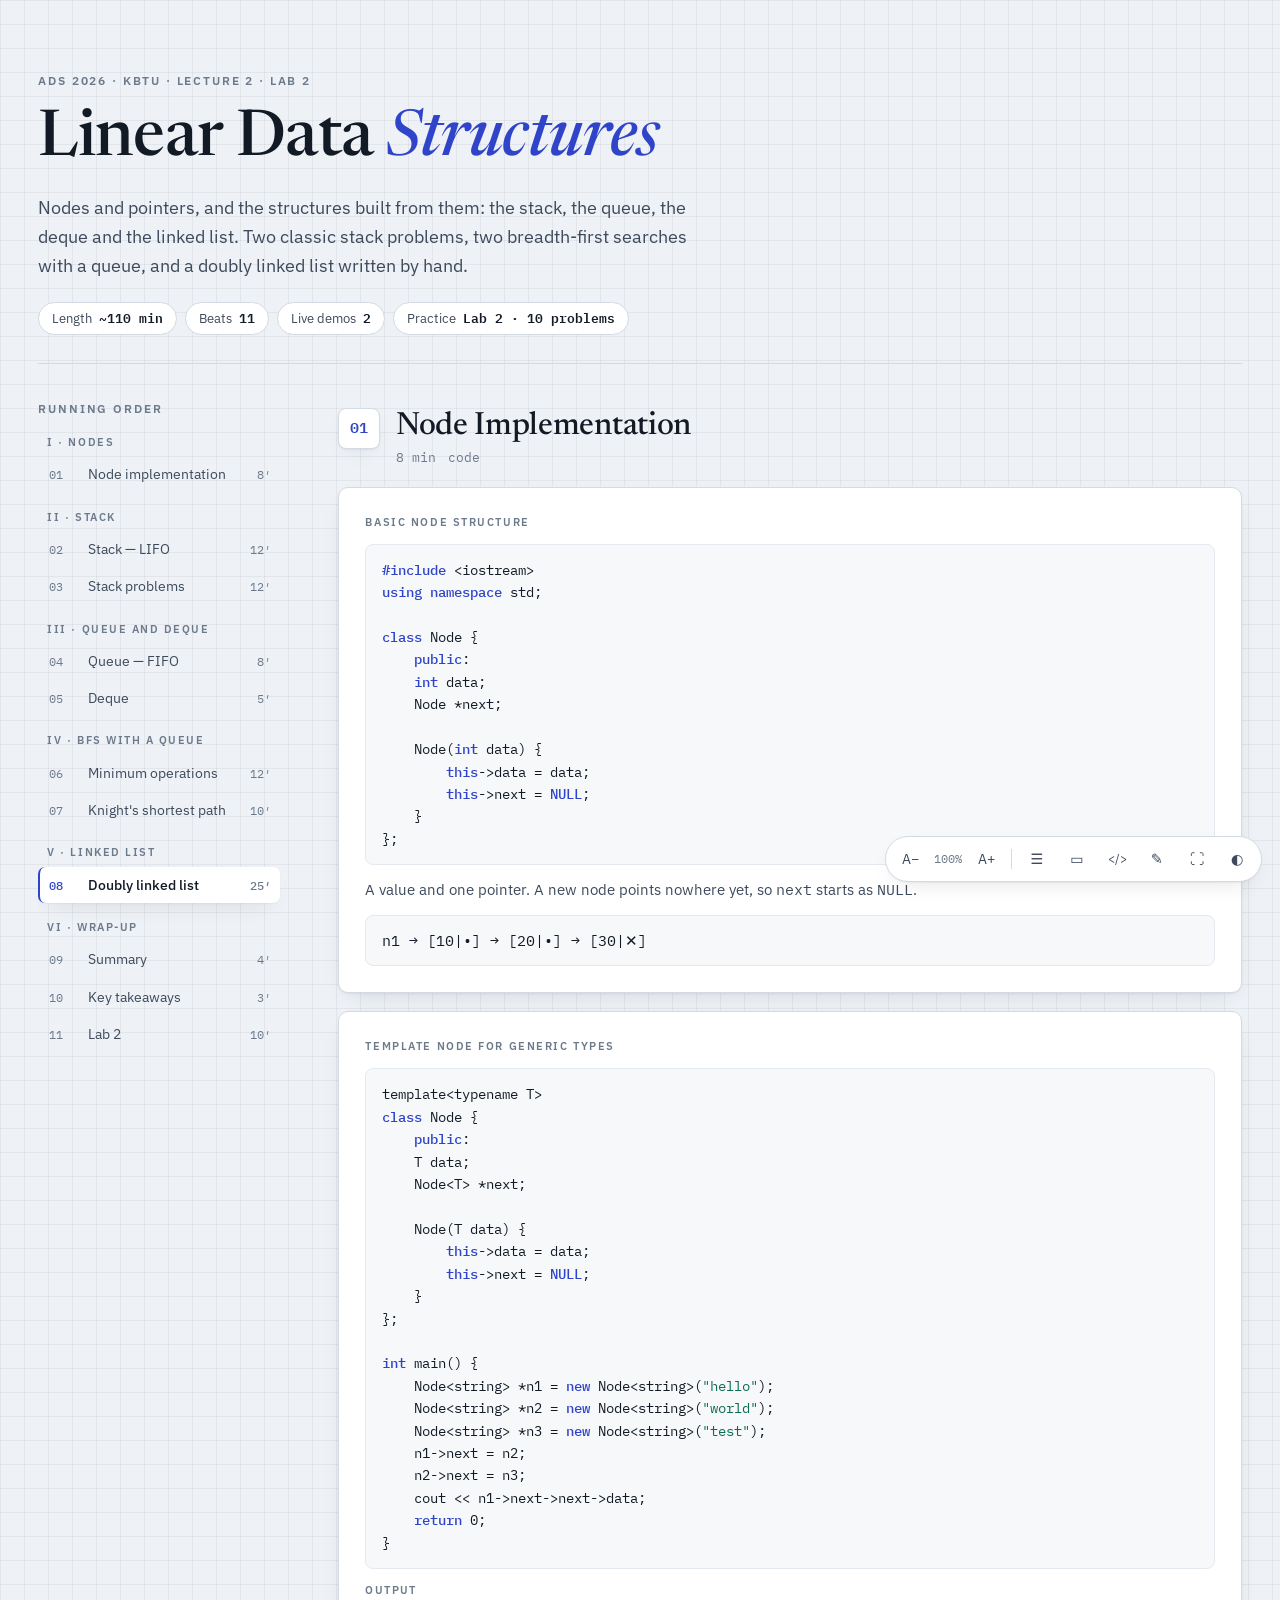
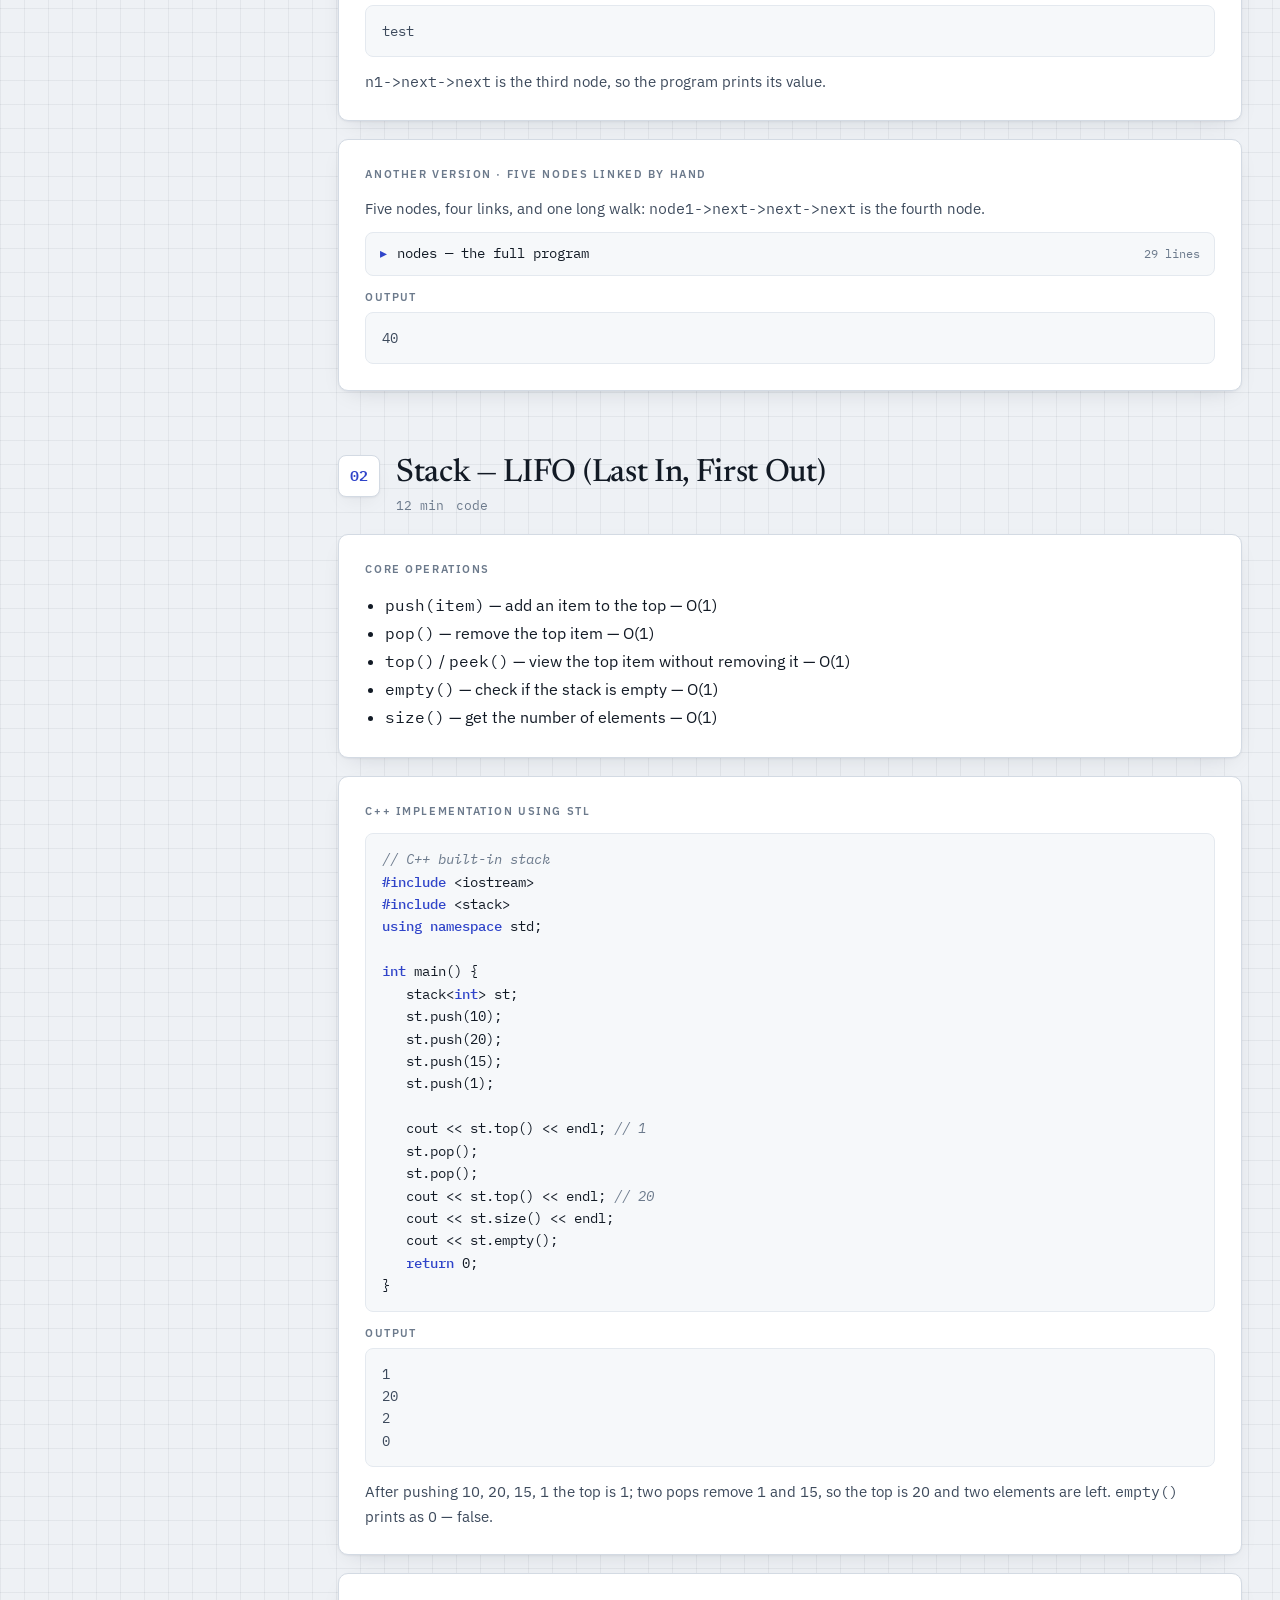
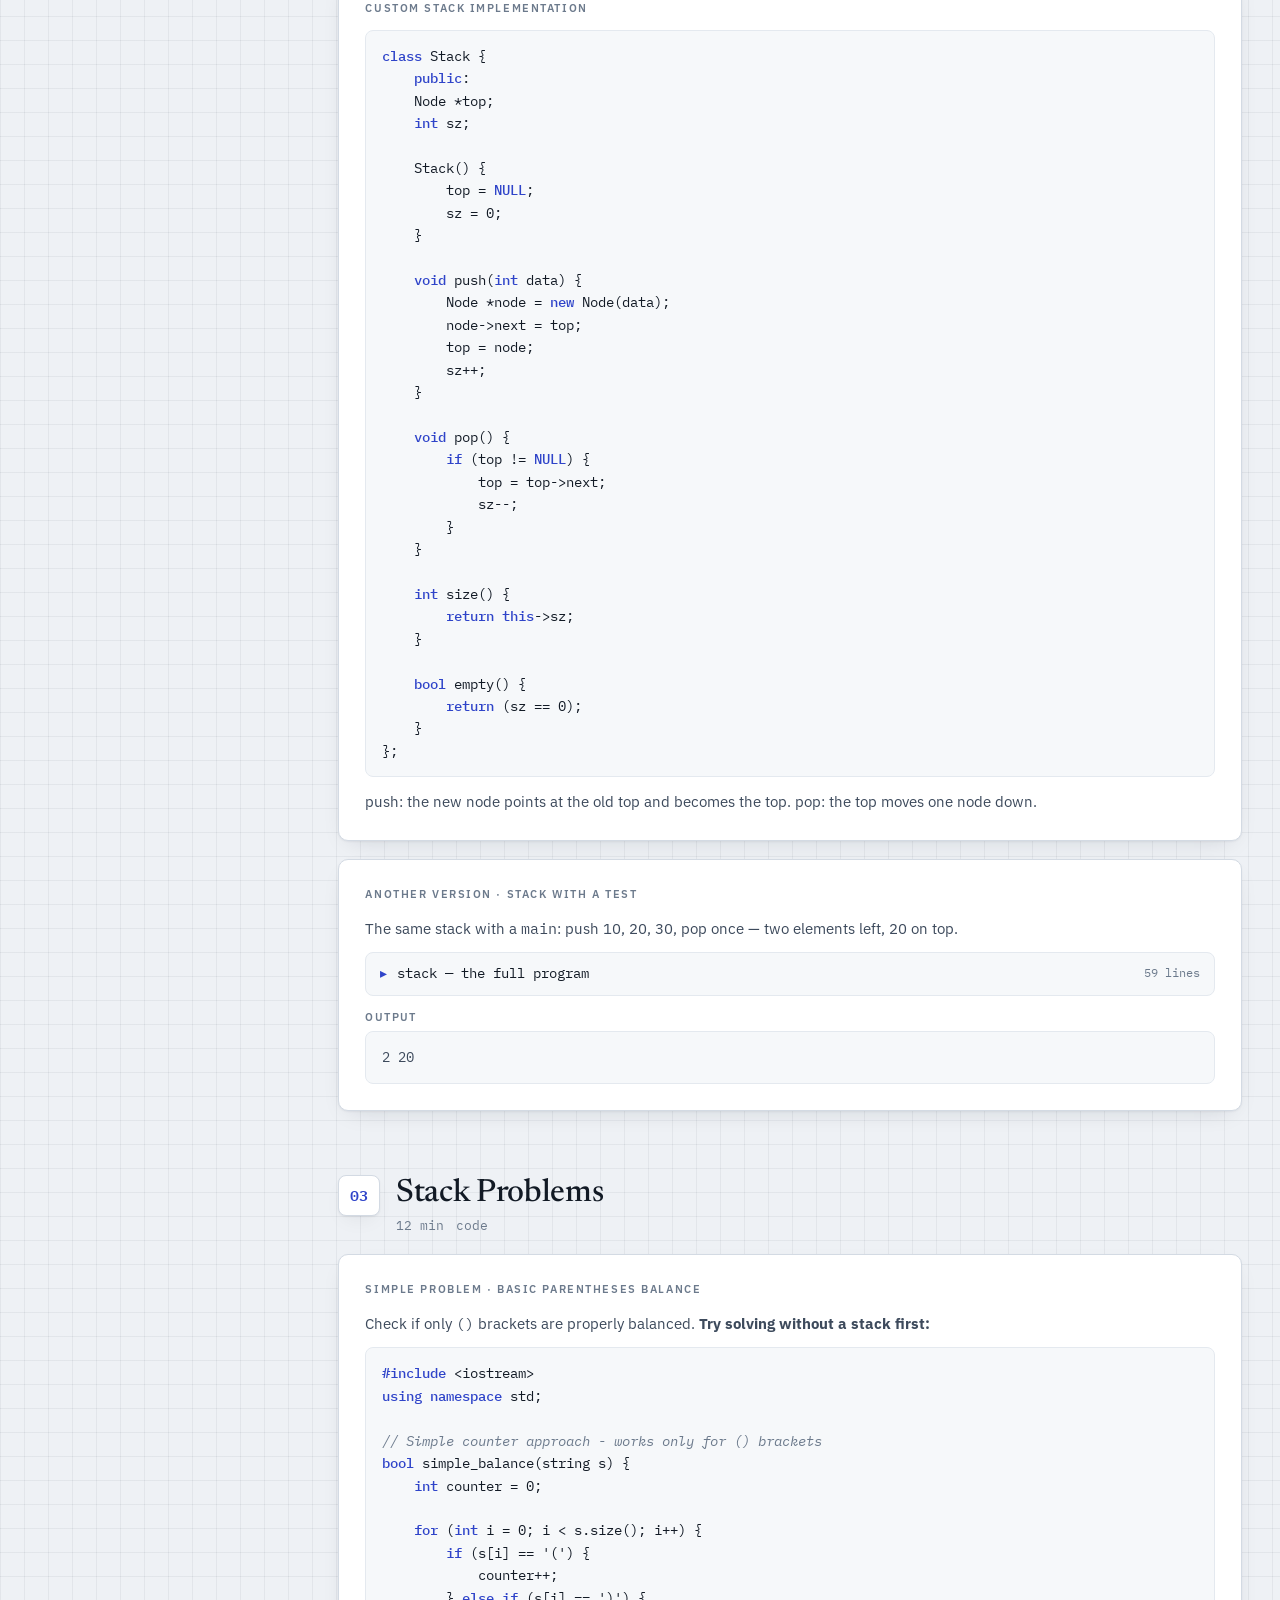
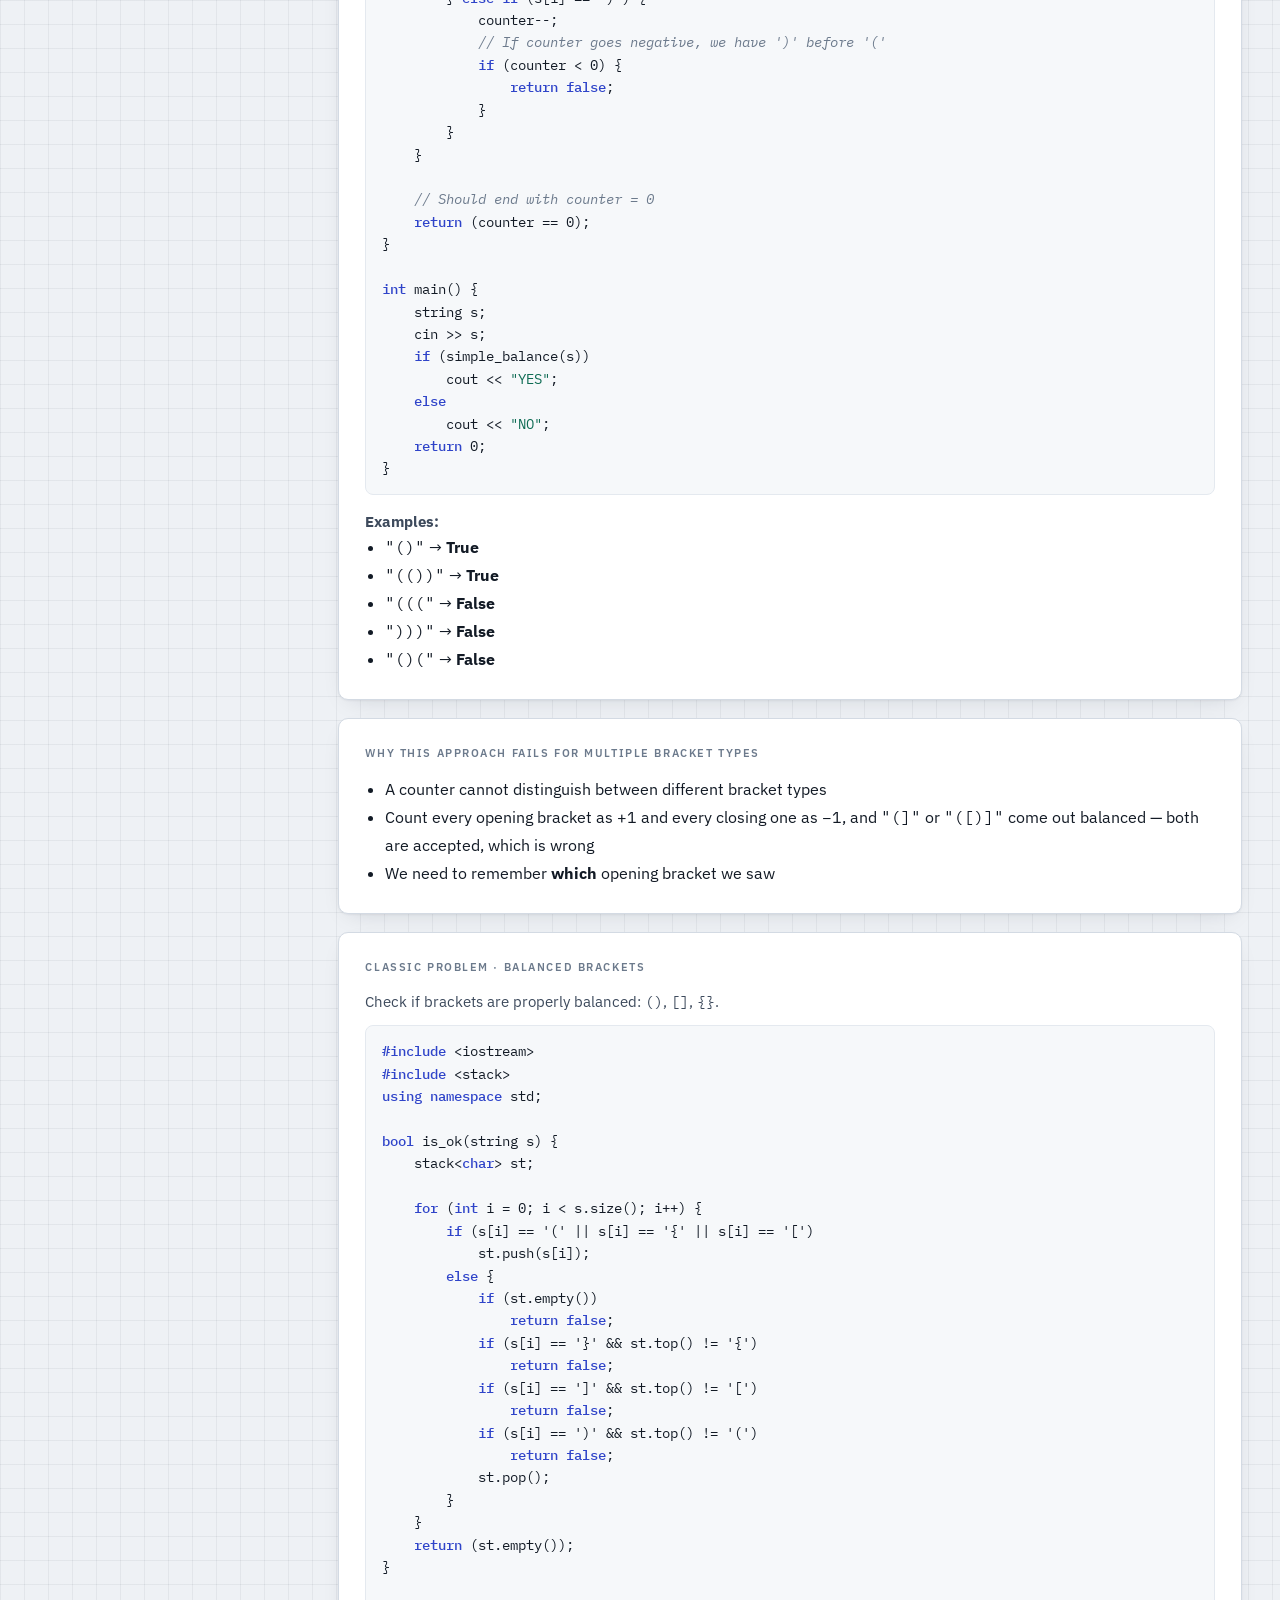
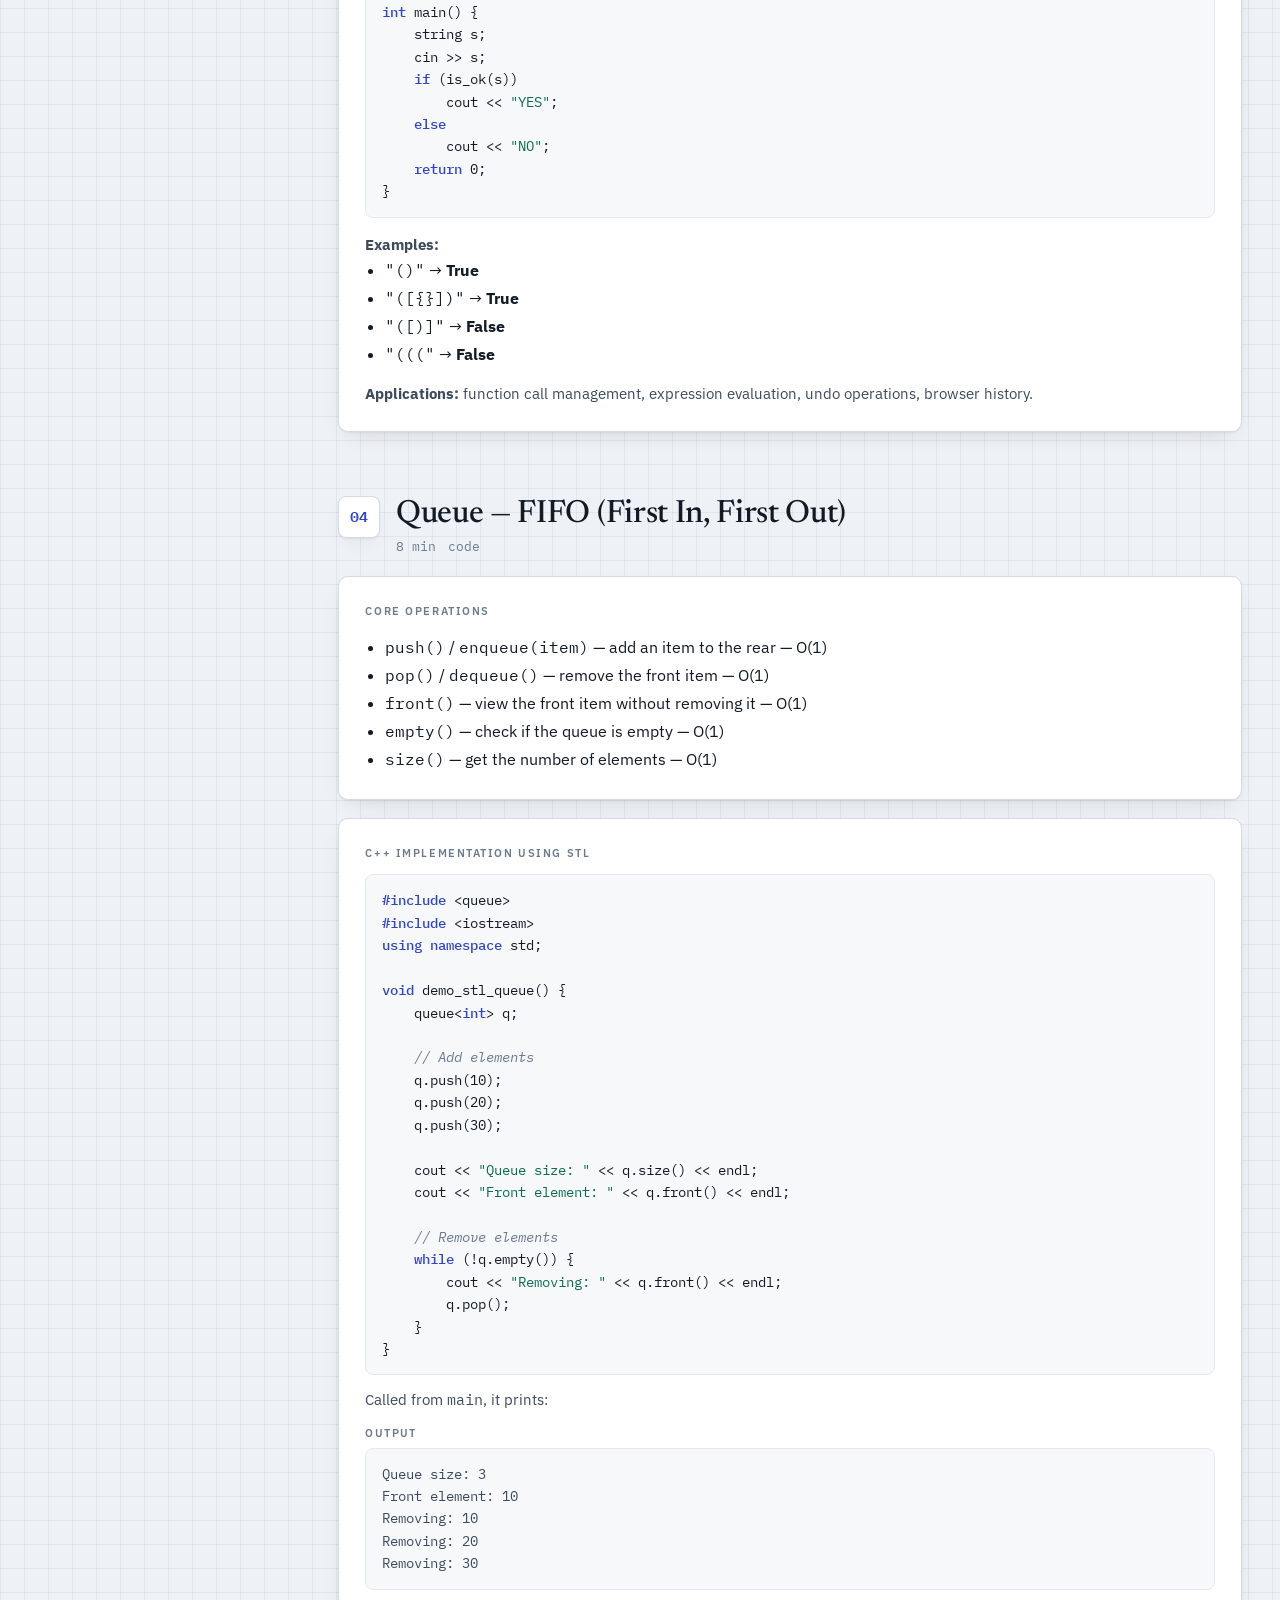
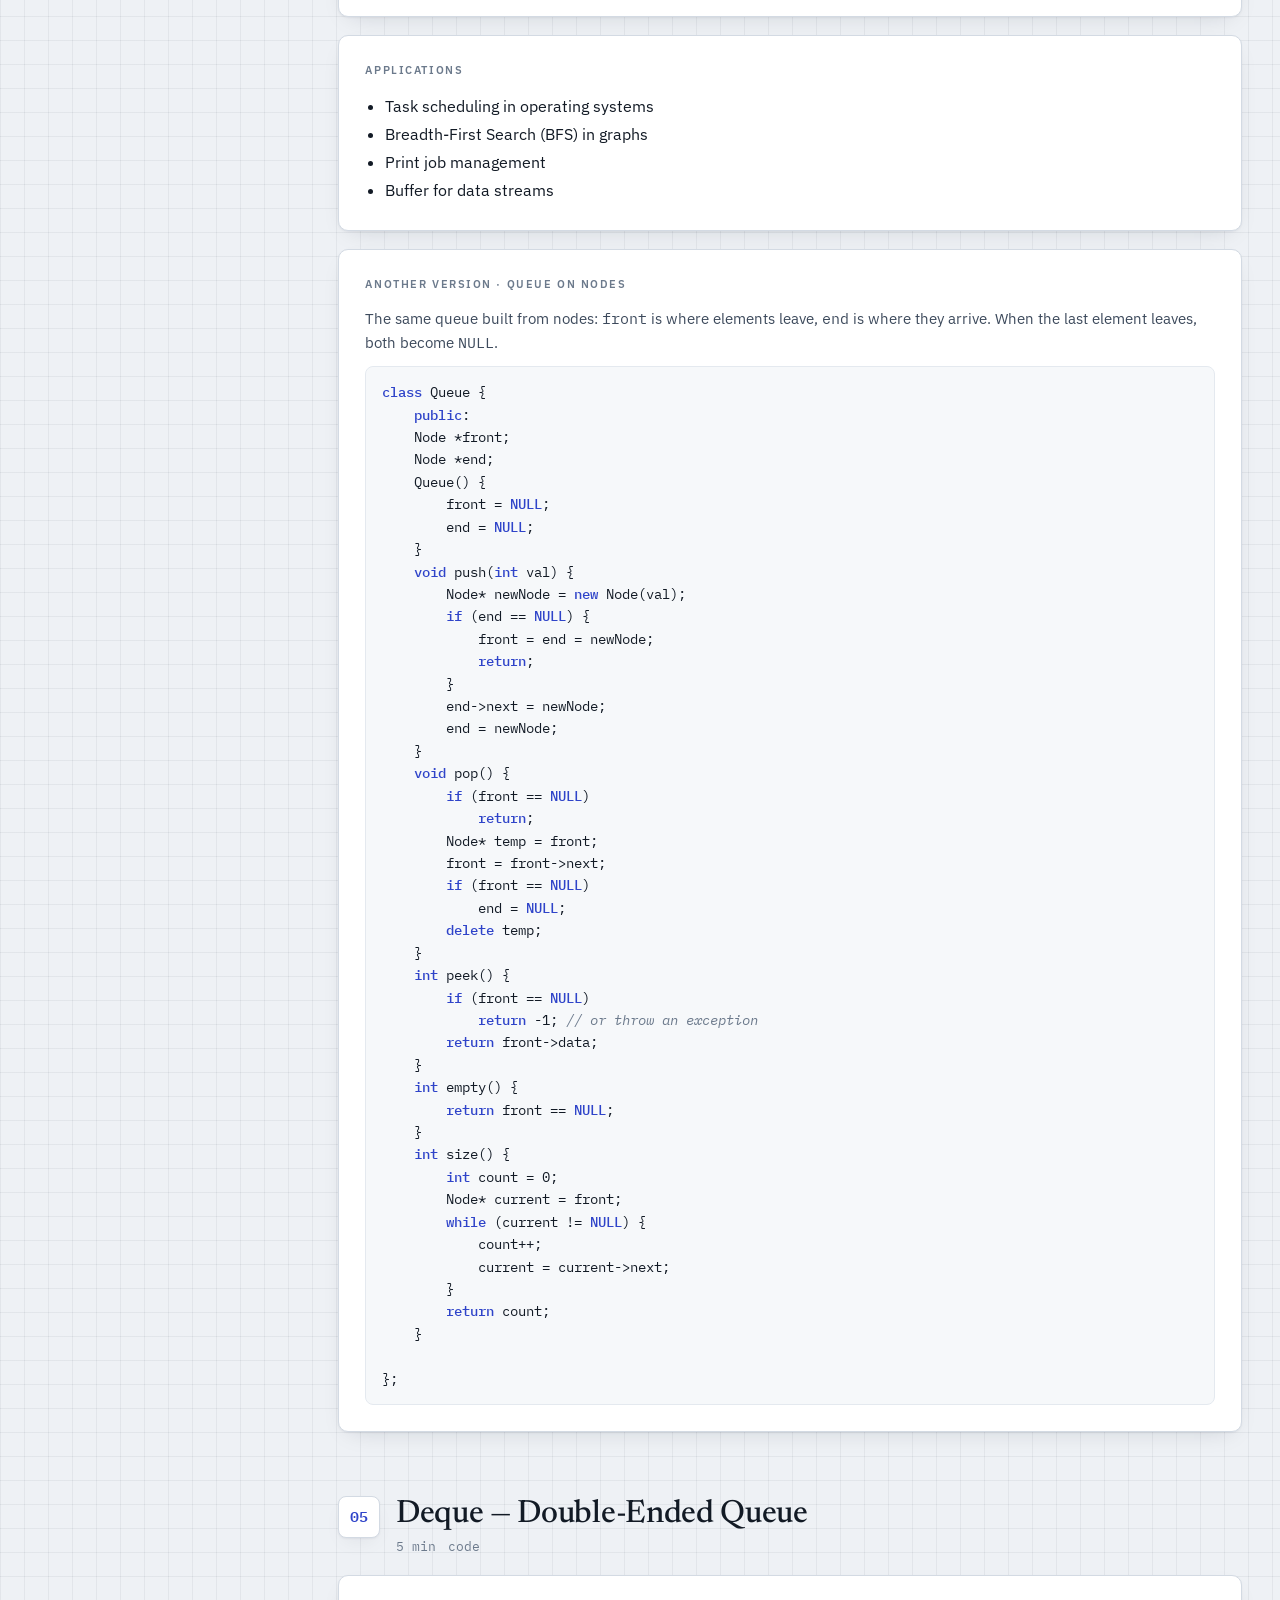
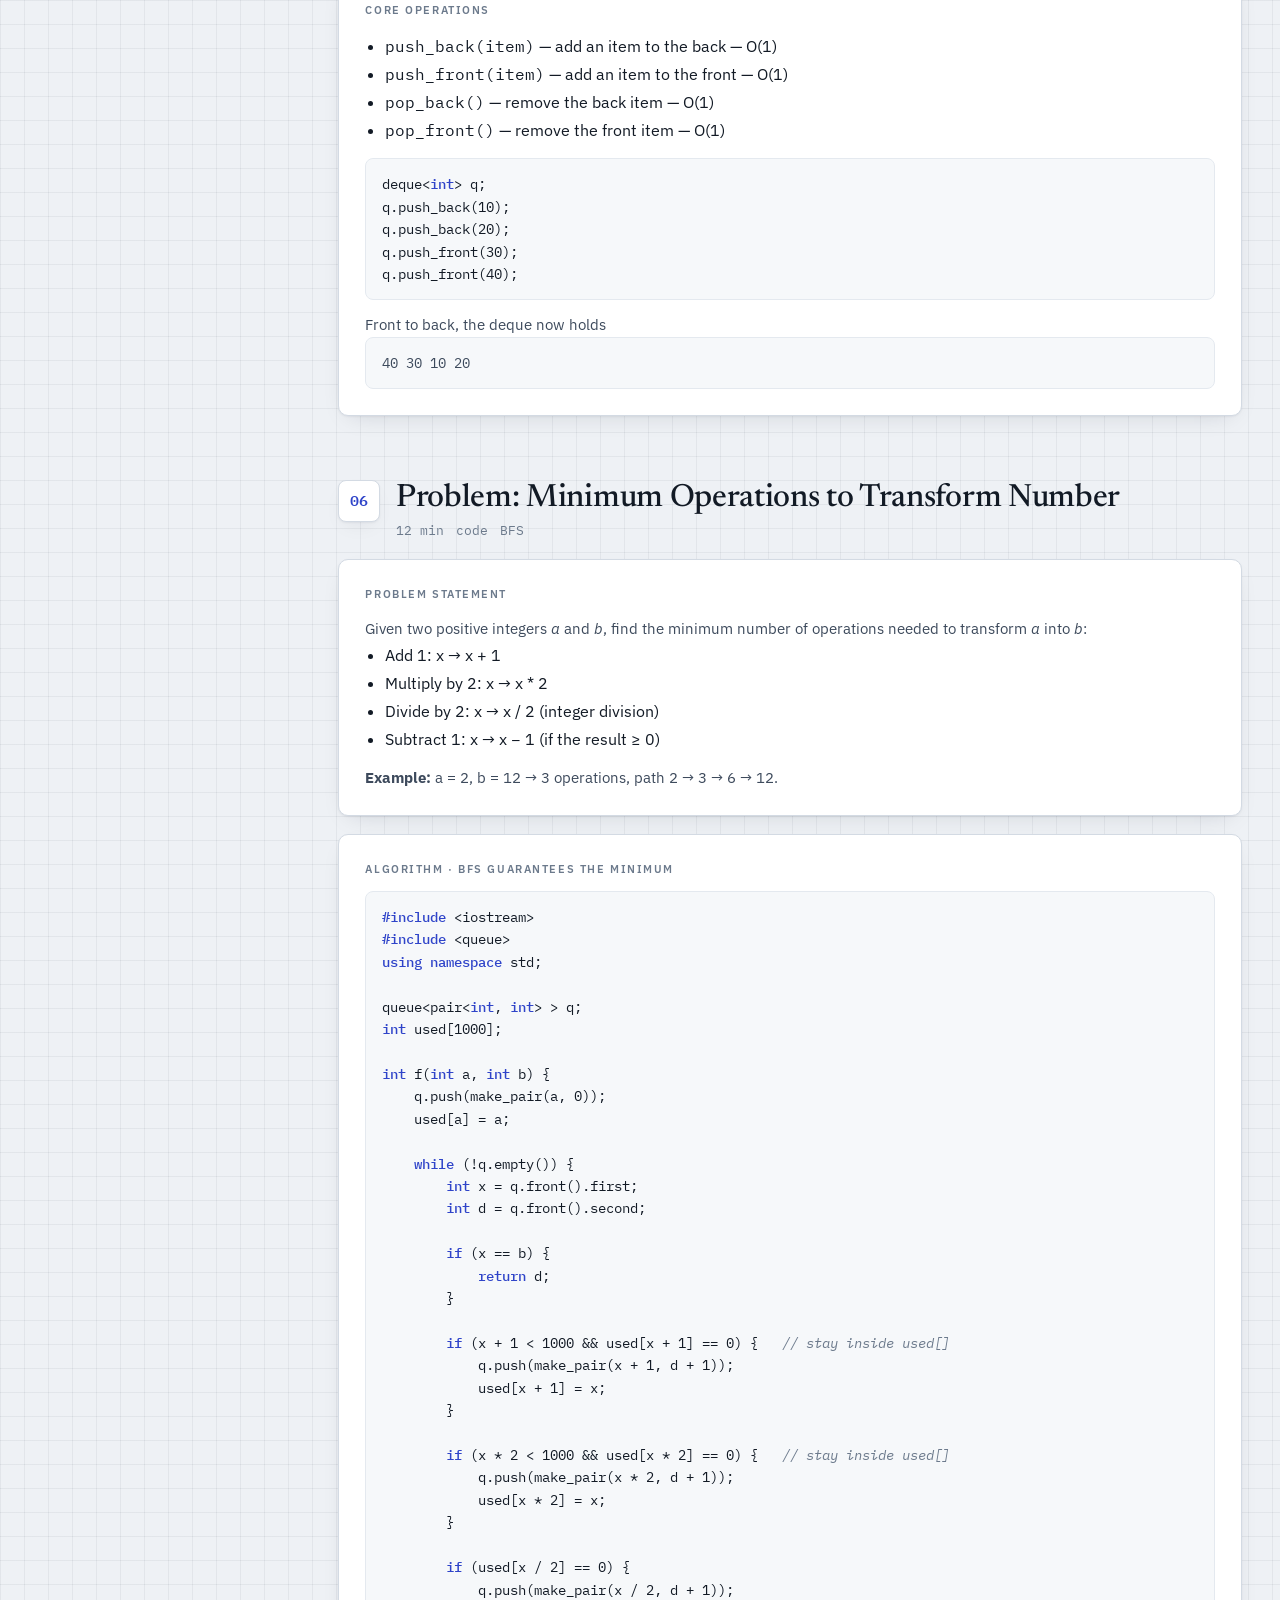
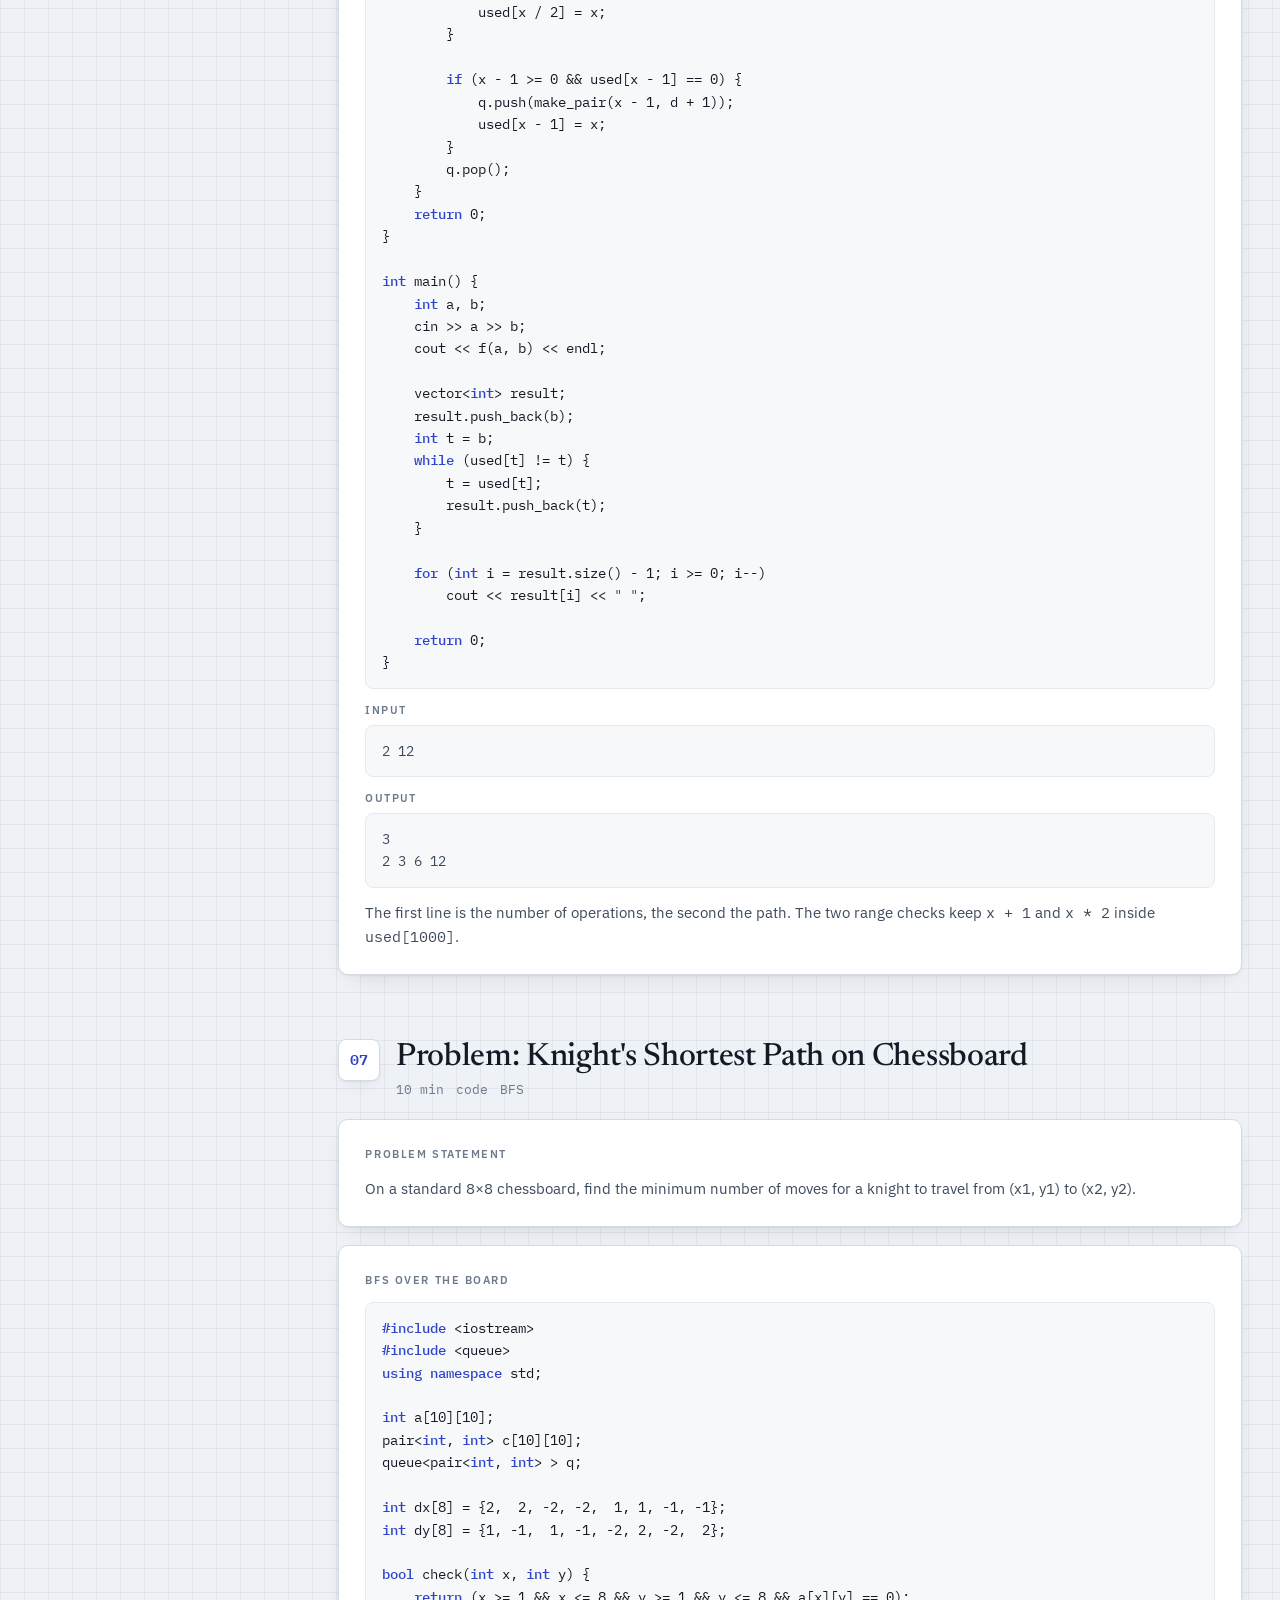
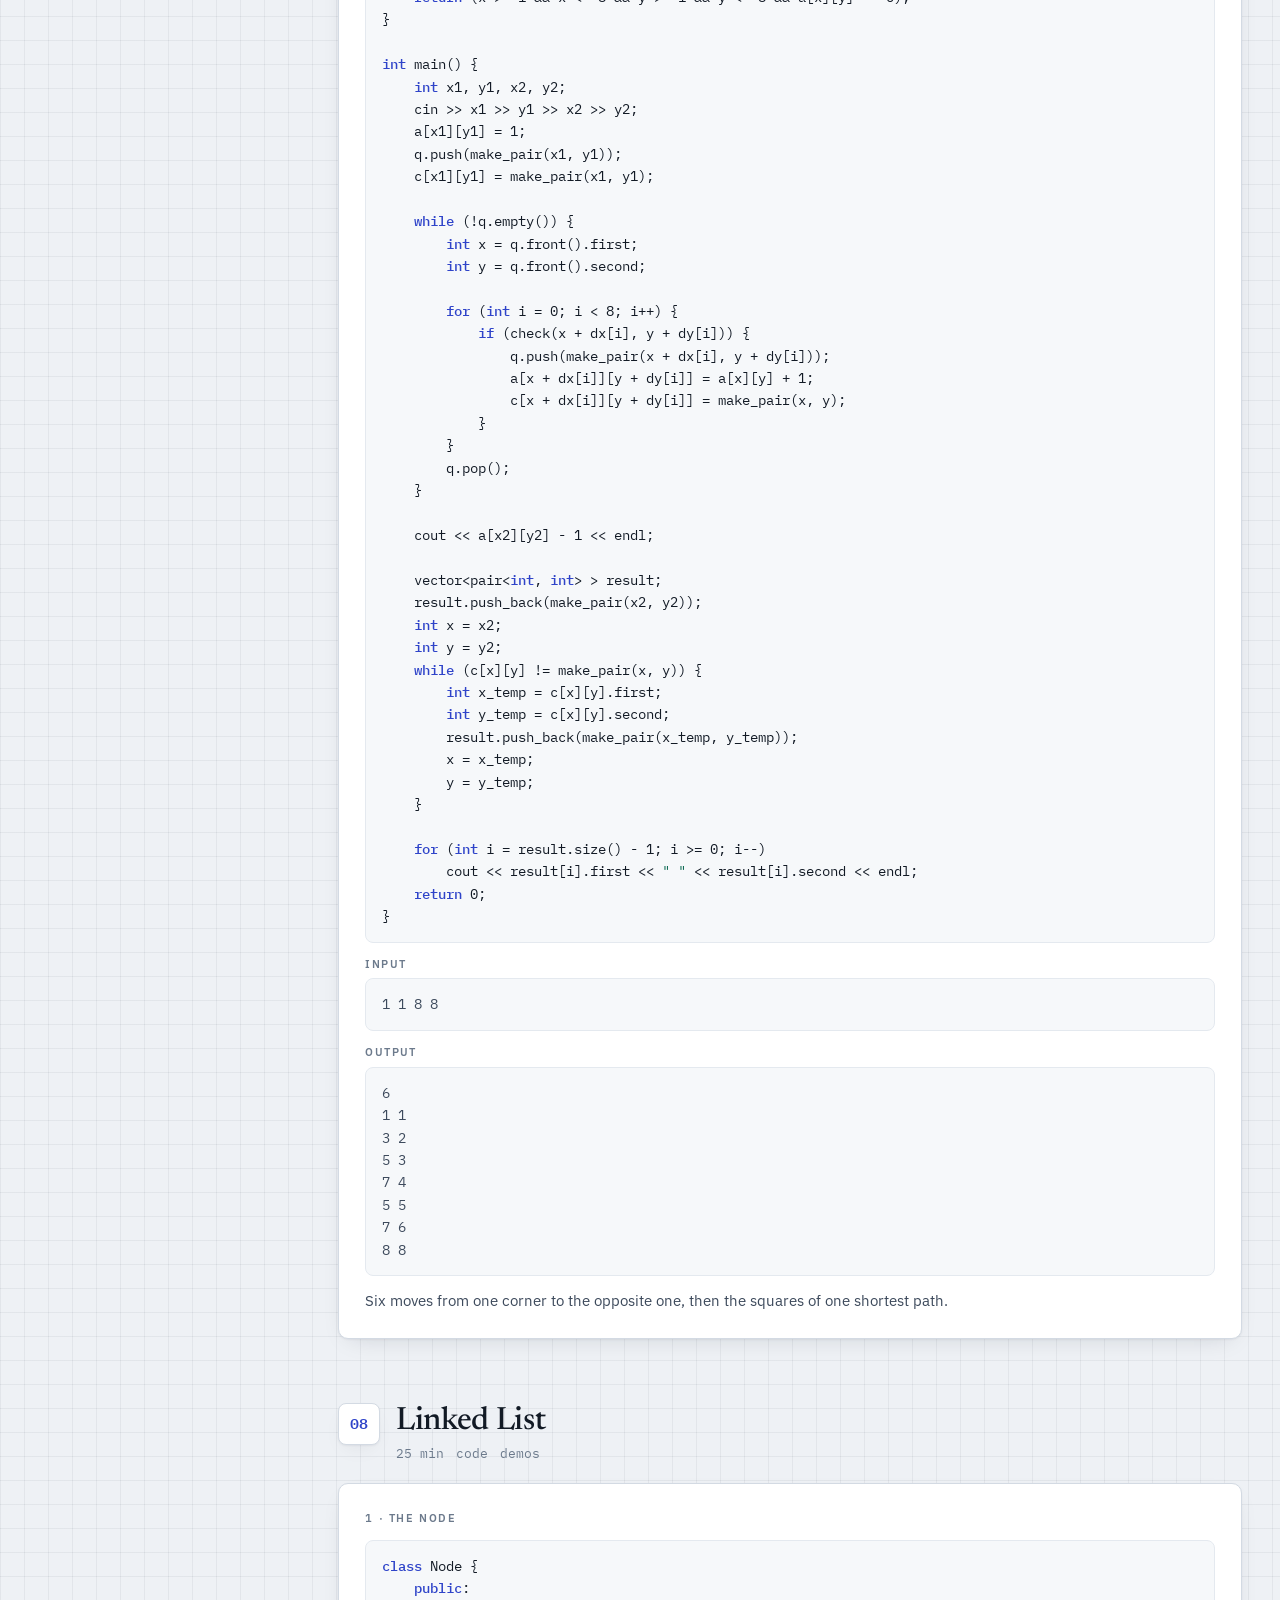
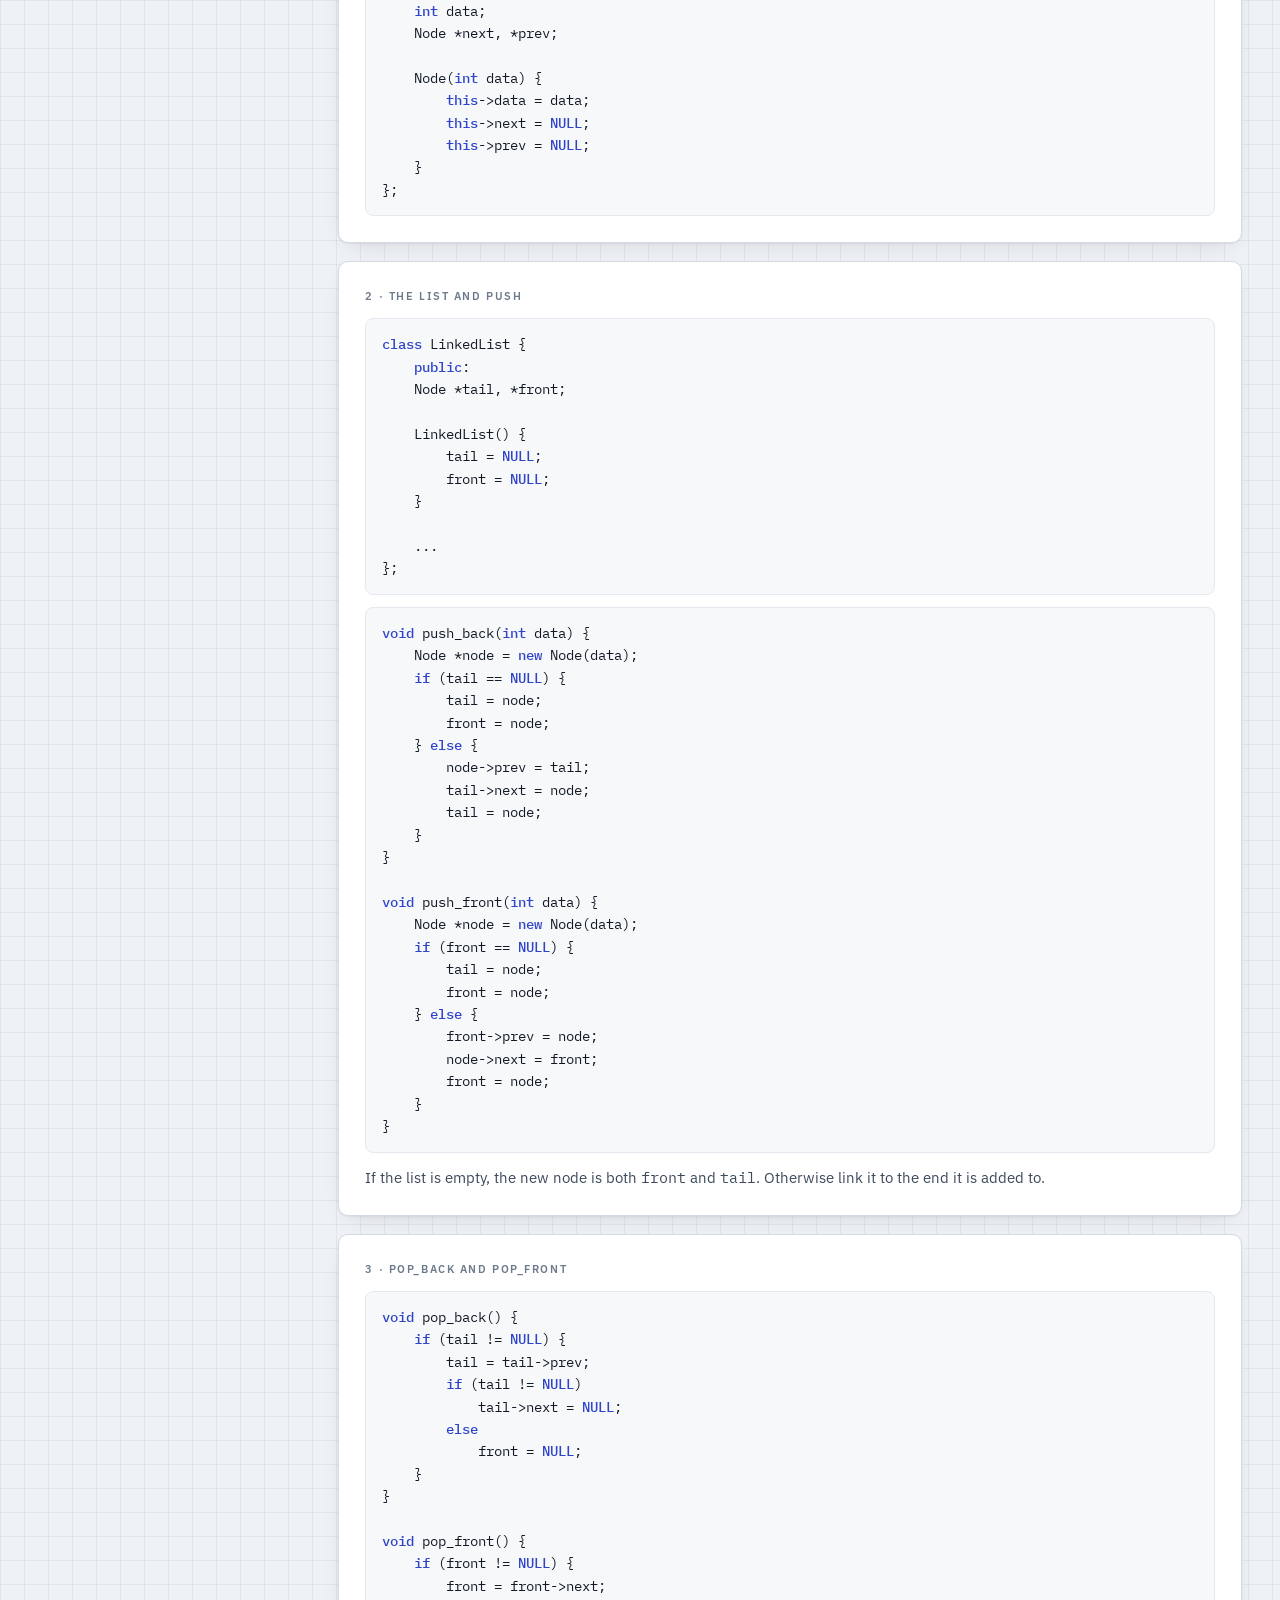
<file: lab02.html>
<!doctype html>
<html lang="en"><head>
<meta charset="utf-8">
<meta name="viewport" content="width=device-width,initial-scale=1">
<title>Linear Data Structures</title>
<link rel="preconnect" href="https://fonts.googleapis.com">
<link rel="preconnect" href="https://fonts.gstatic.com" crossorigin>
<link rel="stylesheet" href="https://fonts.googleapis.com/css2?family=IBM+Plex+Mono:wght@400;500;600&family=IBM+Plex+Sans:wght@400;500;600&family=Newsreader:ital,opsz,wght@0,6..72,400;0,6..72,500;0,6..72,600;1,6..72,400&display=swap">
<link rel="stylesheet" href="assets/notes.css?v=202611132233">
<link rel="stylesheet" href="assets/present.css?v=202611132233">
<link rel="stylesheet" href="assets/cpp.css?v=202611132233">
</head><body>
<div class="wrap">

<header class="masthead">
  <div class="eyebrow">ADS 2026 · KBTU · Lecture 2 · Lab 2</div>
  <h1>Linear Data <em>Structures</em></h1>
  <p class="dek">Nodes and pointers, and the structures built from them: the stack, the queue, the deque and the linked list. Two classic stack problems, two breadth-first searches with a queue, and a doubly linked list written by hand.</p>
  <div class="facts"><span class="fact">Length <b>~110 min</b></span><span class="fact">Beats <b>11</b></span><span class="fact">Live demos <b>2</b></span><span class="fact">Practice <b>Lab 2 · 10 problems</b></span></div>
</header>

<div class="cols">

<nav class="rail" aria-label="Running order">
  <div class="rail-h">Running order</div>
  <div class="part">I · Nodes</div>
  <ol>
    <li><a href="#b1"><span class="n">01</span><span>Node implementation</span><span class="t">8′</span></a></li>
  </ol>
  <div class="part">II · Stack</div>
  <ol>
    <li><a href="#b2"><span class="n">02</span><span>Stack — LIFO</span><span class="t">12′</span></a></li>
    <li><a href="#b3"><span class="n">03</span><span>Stack problems</span><span class="t">12′</span></a></li>
  </ol>
  <div class="part">III · Queue and deque</div>
  <ol>
    <li><a href="#b4"><span class="n">04</span><span>Queue — FIFO</span><span class="t">8′</span></a></li>
    <li><a href="#b5"><span class="n">05</span><span>Deque</span><span class="t">5′</span></a></li>
  </ol>
  <div class="part">IV · BFS with a queue</div>
  <ol>
    <li><a href="#b6"><span class="n">06</span><span>Minimum operations</span><span class="t">12′</span></a></li>
    <li><a href="#b7"><span class="n">07</span><span>Knight's shortest path</span><span class="t">10′</span></a></li>
  </ol>
  <div class="part">V · Linked list</div>
  <ol>
    <li><a href="#b8"><span class="n">08</span><span>Doubly linked list</span><span class="t">25′</span></a></li>
  </ol>
  <div class="part">VI · Wrap-up</div>
  <ol>
    <li><a href="#b9"><span class="n">09</span><span>Summary</span><span class="t">4′</span></a></li>
    <li><a href="#b10"><span class="n">10</span><span>Key takeaways</span><span class="t">3′</span></a></li>
    <li><a href="#b11"><span class="n">11</span><span>Lab 2</span><span class="t">10′</span></a></li>
  </ol>
</nav>

<main>
<section class="beat" id="b1">
  <div class="beat-head">
    <div class="beat-n">01</div>
    <div>
      <h2>Node Implementation</h2>
      <div class="sub"><span>8 min</span> <span>code</span></div>
    </div>
  </div>
  <div class="stack">
    <div class="card pad board"><h4>Basic node structure</h4><pre><span class="k">#include</span> &lt;iostream&gt;
<span class="k">using</span> <span class="k">namespace</span> std;

<span class="k">class</span> Node {
    <span class="k">public</span>:
    <span class="k">int</span> data;
    Node *next;

    Node(<span class="k">int</span> data) {
        <span class="k">this</span>-&gt;data = data;
        <span class="k">this</span>-&gt;next = <span class="k">NULL</span>;
    }
};</pre><p style="margin-top:12px">A value and one pointer. A new node points nowhere yet, so <span class="mono">next</span> starts as <span class="mono">NULL</span>.</p><div class="formula" style="margin-top:13px">n1 → [10|•] → [20|•] → [30|✕]</div></div>
    <div class="card pad board"><h4>Template node for generic types</h4><pre>template&lt;typename T&gt;
<span class="k">class</span> Node {
    <span class="k">public</span>:
    T data;
    Node&lt;T&gt; *next;

    Node(T data) {
        <span class="k">this</span>-&gt;data = data;
        <span class="k">this</span>-&gt;next = <span class="k">NULL</span>;
    }
};

<span class="k">int</span> main() {
    Node&lt;string&gt; *n1 = <span class="k">new</span> Node&lt;string&gt;(<span class="s">"hello"</span>);
    Node&lt;string&gt; *n2 = <span class="k">new</span> Node&lt;string&gt;(<span class="s">"world"</span>);
    Node&lt;string&gt; *n3 = <span class="k">new</span> Node&lt;string&gt;(<span class="s">"test"</span>);
    n1-&gt;next = n2;
    n2-&gt;next = n3;
    cout &lt;&lt; n1-&gt;next-&gt;next-&gt;data;
    <span class="k">return</span> 0;
}</pre><div class="out-lbl">output</div><pre class="out">test</pre><p style="margin-top:12px"><span class="mono">n1-&gt;next-&gt;next</span> is the third node, so the program prints its value.</p></div>
    <div class="card pad board"><h4>Another version · five nodes linked by hand</h4><p>Five nodes, four links, and one long walk: <span class="mono">node1-&gt;next-&gt;next-&gt;next</span> is the fourth node.</p><div style="margin-top:12px"><details class="code"><summary>nodes — the full program<span class="lines">29 lines</span></summary><pre><span class="k">#include</span> &lt;iostream&gt;

<span class="k">using</span> <span class="k">namespace</span> std;

<span class="k">class</span> Node {
    <span class="k">public</span>:
    <span class="k">int</span> data;
    Node *next;

    Node(<span class="k">int</span> data){
        <span class="k">this</span>-&gt;data = data;
        next = <span class="k">NULL</span>;
    }
};

<span class="k">int</span> main() {
    Node *node1 = <span class="k">new</span> Node(10);
    Node *node2 = <span class="k">new</span> Node(20);
    Node *node3 = <span class="k">new</span> Node(30);
    Node *node4 = <span class="k">new</span> Node(40);
    Node *node5 = <span class="k">new</span> Node(50);
    node1-&gt;next = node2;
    node2-&gt;next = node3;
    node3-&gt;next = node4;
    node4-&gt;next = node5;
    <span class="c">// cout &lt;&lt; node1 &lt;&lt; " " &lt;&lt; node1-&gt;data &lt;&lt; " " &lt;&lt; node1-&gt;next &lt;&lt; " " &lt;&lt; node2;</span>
    cout &lt;&lt; node1-&gt;next-&gt;next-&gt;next-&gt;data;
    <span class="k">return</span> 0;
}</pre></details></div><div class="out-lbl">output</div><pre class="out">40</pre></div>
  </div>
</section>

<section class="beat" id="b2">
  <div class="beat-head">
    <div class="beat-n">02</div>
    <div>
      <h2>Stack — LIFO (Last In, First Out)</h2>
      <div class="sub"><span>12 min</span> <span>code</span></div>
    </div>
  </div>
  <div class="stack">
    <div class="card pad board"><h4>Core operations</h4><ul style="margin:0;padding-left:1.2em;line-height:1.75"><li><code>push(item)</code> — add an item to the top — O(1)</li><li><code>pop()</code> — remove the top item — O(1)</li><li><code>top()</code> / <code>peek()</code> — view the top item without removing it — O(1)</li><li><code>empty()</code> — check if the stack is empty — O(1)</li><li><code>size()</code> — get the number of elements — O(1)</li></ul></div>
    <div class="card pad board"><h4>C++ implementation using STL</h4><pre><span class="c">// C++ built-in stack</span>
<span class="k">#include</span> &lt;iostream&gt;
<span class="k">#include</span> &lt;stack&gt;
<span class="k">using</span> <span class="k">namespace</span> std;

<span class="k">int</span> main() {
   stack&lt;<span class="k">int</span>&gt; st;
   st.push(10);
   st.push(20);
   st.push(15);
   st.push(1);

   cout &lt;&lt; st.top() &lt;&lt; endl; <span class="c">// 1</span>
   st.pop();
   st.pop();
   cout &lt;&lt; st.top() &lt;&lt; endl; <span class="c">// 20</span>
   cout &lt;&lt; st.size() &lt;&lt; endl;
   cout &lt;&lt; st.empty();
   <span class="k">return</span> 0;
}</pre><div class="out-lbl">output</div><pre class="out">1
20
2
0</pre><p style="margin-top:12px">After pushing 10, 20, 15, 1 the top is 1; two pops remove 1 and 15, so the top is 20 and two elements are left. <code>empty()</code> prints as 0 — false.</p></div>
    <div class="card pad board"><h4>Custom stack implementation</h4><pre><span class="k">class</span> Stack {
    <span class="k">public</span>:
    Node *top;
    <span class="k">int</span> sz;

    Stack() {
        top = <span class="k">NULL</span>;
        sz = 0;
    }

    <span class="k">void</span> push(<span class="k">int</span> data) {
        Node *node = <span class="k">new</span> Node(data);
        node-&gt;next = top;
        top = node;
        sz++;
    }

    <span class="k">void</span> pop() {
        <span class="k">if</span> (top != <span class="k">NULL</span>) {
            top = top-&gt;next;
            sz--;
        }
    }

    <span class="k">int</span> size() {
        <span class="k">return</span> <span class="k">this</span>-&gt;sz;
    }

    <span class="k">bool</span> empty() {
        <span class="k">return</span> (sz == 0);
    }
};</pre><p style="margin-top:12px">push: the new node points at the old top and becomes the top. pop: the top moves one node down.</p></div>
    <div class="card pad board"><h4>Another version · stack with a test</h4><p>The same stack with a <span class="mono">main</span>: push 10, 20, 30, pop once — two elements left, 20 on top.</p><div style="margin-top:12px"><details class="code"><summary>stack — the full program<span class="lines">59 lines</span></summary><pre><span class="k">#include</span> &lt;iostream&gt;

<span class="k">using</span> <span class="k">namespace</span> std;

<span class="k">class</span> Node {
    <span class="k">public</span>:
    <span class="k">int</span> data;
    Node *next;

    Node(<span class="k">int</span> data){
        <span class="k">this</span>-&gt;data = data;
        next = <span class="k">NULL</span>;
    }
};

<span class="k">class</span> Stack {
    <span class="k">public</span>:
    Node *top;
    <span class="k">int</span> sz;

    Stack() {
        top = <span class="k">NULL</span>;
        sz = 0;
    }

    <span class="k">void</span> push(<span class="k">int</span> data) {
        Node *new_node = <span class="k">new</span> Node(data);
        new_node-&gt;next = top;
        top = new_node;
        sz++;
    }

    <span class="k">void</span> pop() {
        <span class="k">if</span> (top == <span class="k">NULL</span>)
            <span class="k">return</span>;
        Node *old = top;
        top = top-&gt;next;
        <span class="k">delete</span> old;   <span class="c">// added: free the removed node</span>
        sz--;
    }

    <span class="k">bool</span> empty() {
        <span class="k">return</span> sz == 0;
    }

    <span class="k">int</span> size() {
        <span class="k">return</span> sz;
    }
};

<span class="k">int</span> main() {
    Stack *st = <span class="k">new</span> Stack();
    st-&gt;push(10);
    st-&gt;push(20);
    st-&gt;push(30);
    st-&gt;pop();
    cout &lt;&lt; st-&gt;size() &lt;&lt; <span class="s">" "</span> &lt;&lt; st-&gt;top-&gt;data;
    <span class="k">return</span> 0;
}</pre></details></div><div class="out-lbl">output</div><pre class="out">2 20</pre></div>
  </div>
</section>

<section class="beat" id="b3">
  <div class="beat-head">
    <div class="beat-n">03</div>
    <div>
      <h2>Stack Problems</h2>
      <div class="sub"><span>12 min</span> <span>code</span></div>
    </div>
  </div>
  <div class="stack">
    <div class="card pad board"><h4>Simple problem · basic parentheses balance</h4><p>Check if only <code>()</code> brackets are properly balanced. <strong>Try solving without a stack first:</strong></p><div style="margin-top:12px"></div><pre><span class="k">#include</span> &lt;iostream&gt;
<span class="k">using</span> <span class="k">namespace</span> std;

<span class="c">// Simple counter approach - works only for () brackets</span>
<span class="k">bool</span> simple_balance(string s) {
    <span class="k">int</span> counter = 0;
    
    <span class="k">for</span> (<span class="k">int</span> i = 0; i &lt; s.size(); i++) {
        <span class="k">if</span> (s[i] == '(') {
            counter++;
        } <span class="k">else</span> <span class="k">if</span> (s[i] == ')') {
            counter--;
            <span class="c">// If counter goes negative, we have ')' before '('</span>
            <span class="k">if</span> (counter &lt; 0) {
                <span class="k">return</span> <span class="k">false</span>;
            }
        }
    }
    
    <span class="c">// Should end with counter = 0</span>
    <span class="k">return</span> (counter == 0);
}

<span class="k">int</span> main() {
    string s;
    cin &gt;&gt; s;
    <span class="k">if</span> (simple_balance(s))
        cout &lt;&lt; <span class="s">"YES"</span>;
    <span class="k">else</span>
        cout &lt;&lt; <span class="s">"NO"</span>;
    <span class="k">return</span> 0;
}</pre><p style="margin-top:14px"><strong>Examples:</strong></p><ul style="margin:0;padding-left:1.2em;line-height:1.75"><li><span class="mono">"()"</span> → <strong>True</strong></li><li><span class="mono">"(())"</span> → <strong>True</strong></li><li><span class="mono">"((("</span> → <strong>False</strong></li><li><span class="mono">")))"</span> → <strong>False</strong></li><li><span class="mono">"()("</span> → <strong>False</strong></li></ul></div>
    <div class="card pad board"><h4>Why this approach fails for multiple bracket types</h4><ul style="margin:0;padding-left:1.2em;line-height:1.75"><li>A counter cannot distinguish between different bracket types</li><li>Count every opening bracket as +1 and every closing one as −1, and <span class="mono">"(]"</span> or <span class="mono">"([)]"</span> come out balanced — both are accepted, which is wrong</li><li>We need to remember <strong>which</strong> opening bracket we saw</li></ul></div>
    <div class="card pad board"><h4>Classic problem · balanced brackets</h4><p>Check if brackets are properly balanced: <code>()</code>, <code>[]</code>, <code>{}</code>.</p><div style="margin-top:12px"></div><pre><span class="k">#include</span> &lt;iostream&gt;
<span class="k">#include</span> &lt;stack&gt;
<span class="k">using</span> <span class="k">namespace</span> std;

<span class="k">bool</span> is_ok(string s) {
    stack&lt;<span class="k">char</span>&gt; st;

    <span class="k">for</span> (<span class="k">int</span> i = 0; i &lt; s.size(); i++) {
        <span class="k">if</span> (s[i] == '(' || s[i] == '{' || s[i] == '[')
            st.push(s[i]);
        <span class="k">else</span> {
            <span class="k">if</span> (st.empty())
                <span class="k">return</span> <span class="k">false</span>;
            <span class="k">if</span> (s[i] == '}' &amp;&amp; st.top() != '{')
                <span class="k">return</span> <span class="k">false</span>;
            <span class="k">if</span> (s[i] == ']' &amp;&amp; st.top() != '[')
                <span class="k">return</span> <span class="k">false</span>;
            <span class="k">if</span> (s[i] == ')' &amp;&amp; st.top() != '(')
                <span class="k">return</span> <span class="k">false</span>;
            st.pop();                
        }
    }
    <span class="k">return</span> (st.empty());
}

<span class="k">int</span> main() {
    string s;
    cin &gt;&gt; s;
    <span class="k">if</span> (is_ok(s))
        cout &lt;&lt; <span class="s">"YES"</span>;
    <span class="k">else</span>
        cout &lt;&lt; <span class="s">"NO"</span>;
    <span class="k">return</span> 0;
}</pre><p style="margin-top:14px"><strong>Examples:</strong></p><ul style="margin:0;padding-left:1.2em;line-height:1.75"><li><span class="mono">"()"</span> → <strong>True</strong></li><li><span class="mono">"([{}])"</span> → <strong>True</strong></li><li><span class="mono">"([)]"</span> → <strong>False</strong></li><li><span class="mono">"((("</span> → <strong>False</strong></li></ul><p style="margin-top:13px"><strong>Applications:</strong> function call management, expression evaluation, undo operations, browser history.</p></div>
  </div>
</section>

<section class="beat" id="b4">
  <div class="beat-head">
    <div class="beat-n">04</div>
    <div>
      <h2>Queue — FIFO (First In, First Out)</h2>
      <div class="sub"><span>8 min</span> <span>code</span></div>
    </div>
  </div>
  <div class="stack">
    <div class="card pad board"><h4>Core operations</h4><ul style="margin:0;padding-left:1.2em;line-height:1.75"><li><code>push()</code> / <code>enqueue(item)</code> — add an item to the rear — O(1)</li><li><code>pop()</code> / <code>dequeue()</code> — remove the front item — O(1)</li><li><code>front()</code> — view the front item without removing it — O(1)</li><li><code>empty()</code> — check if the queue is empty — O(1)</li><li><code>size()</code> — get the number of elements — O(1)</li></ul></div>
    <div class="card pad board"><h4>C++ implementation using STL</h4><pre><span class="k">#include</span> &lt;queue&gt;
<span class="k">#include</span> &lt;iostream&gt;
<span class="k">using</span> <span class="k">namespace</span> std;

<span class="k">void</span> demo_stl_queue() {
    queue&lt;<span class="k">int</span>&gt; q;
    
    <span class="c">// Add elements</span>
    q.push(10);
    q.push(20);
    q.push(30);
    
    cout &lt;&lt; <span class="s">"Queue size: "</span> &lt;&lt; q.size() &lt;&lt; endl;
    cout &lt;&lt; <span class="s">"Front element: "</span> &lt;&lt; q.front() &lt;&lt; endl;
    
    <span class="c">// Remove elements</span>
    <span class="k">while</span> (!q.empty()) {
        cout &lt;&lt; <span class="s">"Removing: "</span> &lt;&lt; q.front() &lt;&lt; endl;
        q.pop();
    }
}</pre><p style="margin-top:12px">Called from <span class="mono">main</span>, it prints:</p><div class="out-lbl">output</div><pre class="out">Queue size: 3
Front element: 10
Removing: 10
Removing: 20
Removing: 30</pre></div>
    <div class="card pad board"><h4>Applications</h4><ul style="margin:0;padding-left:1.2em;line-height:1.75"><li>Task scheduling in operating systems</li><li>Breadth-First Search (BFS) in graphs</li><li>Print job management</li><li>Buffer for data streams</li></ul></div>
    <div class="card pad board"><h4>Another version · queue on nodes</h4><p>The same queue built from nodes: <span class="mono">front</span> is where elements leave, <span class="mono">end</span> is where they arrive. When the last element leaves, both become <span class="mono">NULL</span>.</p><div style="margin-top:12px"></div><pre><span class="k">class</span> Queue {
    <span class="k">public</span>:
    Node *front;
    Node *end;
    Queue() {
        front = <span class="k">NULL</span>;
        end = <span class="k">NULL</span>;
    }
    <span class="k">void</span> push(<span class="k">int</span> val) {
        Node* newNode = <span class="k">new</span> Node(val);
        <span class="k">if</span> (end == <span class="k">NULL</span>) {
            front = end = newNode;
            <span class="k">return</span>;
        }
        end-&gt;next = newNode;
        end = newNode;
    }
    <span class="k">void</span> pop() {
        <span class="k">if</span> (front == <span class="k">NULL</span>) 
            <span class="k">return</span>;
        Node* temp = front;
        front = front-&gt;next;
        <span class="k">if</span> (front == <span class="k">NULL</span>) 
            end = <span class="k">NULL</span>;
        <span class="k">delete</span> temp;
    }
    <span class="k">int</span> peek() {
        <span class="k">if</span> (front == <span class="k">NULL</span>) 
            <span class="k">return</span> -1; <span class="c">// or throw an exception</span>
        <span class="k">return</span> front-&gt;data;
    }
    <span class="k">int</span> empty() {   
        <span class="k">return</span> front == <span class="k">NULL</span>;
    }
    <span class="k">int</span> size() {
        <span class="k">int</span> count = 0;
        Node* current = front;
        <span class="k">while</span> (current != <span class="k">NULL</span>) {
            count++;
            current = current-&gt;next;
        }
        <span class="k">return</span> count;
    }

};</pre></div>
  </div>
</section>

<section class="beat" id="b5">
  <div class="beat-head">
    <div class="beat-n">05</div>
    <div>
      <h2>Deque — Double-Ended Queue</h2>
      <div class="sub"><span>5 min</span> <span>code</span></div>
    </div>
  </div>
  <div class="stack">
    <div class="card pad board"><h4>Core operations</h4><ul style="margin:0;padding-left:1.2em;line-height:1.75"><li><code>push_back(item)</code> — add an item to the back — O(1)</li><li><code>push_front(item)</code> — add an item to the front — O(1)</li><li><code>pop_back()</code> — remove the back item — O(1)</li><li><code>pop_front()</code> — remove the front item — O(1)</li></ul><div style="margin-top:14px"></div><pre>deque&lt;<span class="k">int</span>&gt; q;
q.push_back(10); 
q.push_back(20);
q.push_front(30);
q.push_front(40);</pre><p style="margin-top:12px">Front to back, the deque now holds</p><pre class="out">40 30 10 20</pre></div>
  </div>
</section>

<section class="beat" id="b6">
  <div class="beat-head">
    <div class="beat-n">06</div>
    <div>
      <h2>Problem: Minimum Operations to Transform Number</h2>
      <div class="sub"><span>12 min</span> <span>code</span> <span>BFS</span></div>
    </div>
  </div>
  <div class="stack">
    <div class="card pad board"><h4>Problem statement</h4><p>Given two positive integers <em>a</em> and <em>b</em>, find the minimum number of operations needed to transform <em>a</em> into <em>b</em>:</p><ul style="margin:0;padding-left:1.2em;line-height:1.75"><li>Add 1: x → x + 1</li><li>Multiply by 2: x → x * 2</li><li>Divide by 2: x → x / 2 (integer division)</li><li>Subtract 1: x → x − 1 (if the result ≥ 0)</li></ul><p style="margin-top:12px"><strong>Example:</strong> a = 2, b = 12 → 3 operations, path 2 → 3 → 6 → 12.</p></div>
    <div class="card pad board"><h4>Algorithm · BFS guarantees the minimum</h4><pre><span class="k">#include</span> &lt;iostream&gt;
<span class="k">#include</span> &lt;queue&gt;
<span class="k">using</span> <span class="k">namespace</span> std;

queue&lt;pair&lt;<span class="k">int</span>, <span class="k">int</span>&gt; &gt; q;
<span class="k">int</span> used[1000]; 

<span class="k">int</span> f(<span class="k">int</span> a, <span class="k">int</span> b) {
    q.push(make_pair(a, 0));
    used[a] = a;

    <span class="k">while</span> (!q.empty()) {
        <span class="k">int</span> x = q.front().first;
        <span class="k">int</span> d = q.front().second;

        <span class="k">if</span> (x == b) {
            <span class="k">return</span> d;
        }

        <span class="k">if</span> (x + 1 &lt; 1000 &amp;&amp; used[x + 1] == 0) {   <span class="c">// stay inside used[]</span>
            q.push(make_pair(x + 1, d + 1));
            used[x + 1] = x;
        }

        <span class="k">if</span> (x * 2 &lt; 1000 &amp;&amp; used[x * 2] == 0) {   <span class="c">// stay inside used[]</span>
            q.push(make_pair(x * 2, d + 1));
            used[x * 2] = x;
        }

        <span class="k">if</span> (used[x / 2] == 0) {
            q.push(make_pair(x / 2, d + 1));
            used[x / 2] = x;
        }

        <span class="k">if</span> (x - 1 &gt;= 0 &amp;&amp; used[x - 1] == 0) {
            q.push(make_pair(x - 1, d + 1));
            used[x - 1] = x;
        }
        q.pop();
    }
    <span class="k">return</span> 0;
}

<span class="k">int</span> main() {
    <span class="k">int</span> a, b;
    cin &gt;&gt; a &gt;&gt; b;
    cout &lt;&lt; f(a, b) &lt;&lt; endl;

    vector&lt;<span class="k">int</span>&gt; result;
    result.push_back(b);
    <span class="k">int</span> t = b;
    <span class="k">while</span> (used[t] != t) {
        t = used[t];
        result.push_back(t);
    }

    <span class="k">for</span> (<span class="k">int</span> i = result.size() - 1; i &gt;= 0; i--)
        cout &lt;&lt; result[i] &lt;&lt; <span class="s">" "</span>;

    <span class="k">return</span> 0;
}</pre><div class="out-lbl">input</div><pre class="out">2 12</pre><div class="out-lbl">output</div><pre class="out">3
2 3 6 12</pre><p style="margin-top:12px">The first line is the number of operations, the second the path. The two range checks keep <span class="mono">x + 1</span> and <span class="mono">x * 2</span> inside <span class="mono">used[1000]</span>.</p></div>
  </div>
</section>

<section class="beat" id="b7">
  <div class="beat-head">
    <div class="beat-n">07</div>
    <div>
      <h2>Problem: Knight's Shortest Path on Chessboard</h2>
      <div class="sub"><span>10 min</span> <span>code</span> <span>BFS</span></div>
    </div>
  </div>
  <div class="stack">
    <div class="card pad board"><h4>Problem statement</h4><p>On a standard 8×8 chessboard, find the minimum number of moves for a knight to travel from (x1, y1) to (x2, y2).</p></div>
    <div class="card pad board"><h4>BFS over the board</h4><pre><span class="k">#include</span> &lt;iostream&gt;
<span class="k">#include</span> &lt;queue&gt;
<span class="k">using</span> <span class="k">namespace</span> std;

<span class="k">int</span> a[10][10];
pair&lt;<span class="k">int</span>, <span class="k">int</span>&gt; c[10][10];
queue&lt;pair&lt;<span class="k">int</span>, <span class="k">int</span>&gt; &gt; q;

<span class="k">int</span> dx[8] = {2,  2, -2, -2,  1, 1, -1, -1};
<span class="k">int</span> dy[8] = {1, -1,  1, -1, -2, 2, -2,  2};

<span class="k">bool</span> check(<span class="k">int</span> x, <span class="k">int</span> y) {
    <span class="k">return</span> (x &gt;= 1 &amp;&amp; x &lt;= 8 &amp;&amp; y &gt;= 1 &amp;&amp; y &lt;= 8 &amp;&amp; a[x][y] == 0);
}

<span class="k">int</span> main() {
    <span class="k">int</span> x1, y1, x2, y2;
    cin &gt;&gt; x1 &gt;&gt; y1 &gt;&gt; x2 &gt;&gt; y2;
    a[x1][y1] = 1;
    q.push(make_pair(x1, y1));
    c[x1][y1] = make_pair(x1, y1);

    <span class="k">while</span> (!q.empty()) {
        <span class="k">int</span> x = q.front().first;
        <span class="k">int</span> y = q.front().second;

        <span class="k">for</span> (<span class="k">int</span> i = 0; i &lt; 8; i++) {
            <span class="k">if</span> (check(x + dx[i], y + dy[i])) {
                q.push(make_pair(x + dx[i], y + dy[i]));
                a[x + dx[i]][y + dy[i]] = a[x][y] + 1;
                c[x + dx[i]][y + dy[i]] = make_pair(x, y);
            }
        }
        q.pop();
    }

    cout &lt;&lt; a[x2][y2] - 1 &lt;&lt; endl;

    vector&lt;pair&lt;<span class="k">int</span>, <span class="k">int</span>&gt; &gt; result;
    result.push_back(make_pair(x2, y2));
    <span class="k">int</span> x = x2;
    <span class="k">int</span> y = y2;
    <span class="k">while</span> (c[x][y] != make_pair(x, y)) {
        <span class="k">int</span> x_temp = c[x][y].first;
        <span class="k">int</span> y_temp = c[x][y].second; 
        result.push_back(make_pair(x_temp, y_temp));
        x = x_temp;
        y = y_temp;
    }

    <span class="k">for</span> (<span class="k">int</span> i = result.size() - 1; i &gt;= 0; i--)
        cout &lt;&lt; result[i].first &lt;&lt; <span class="s">" "</span> &lt;&lt; result[i].second &lt;&lt; endl;
    <span class="k">return</span> 0;
}</pre><div class="out-lbl">input</div><pre class="out">1 1 8 8</pre><div class="out-lbl">output</div><pre class="out">6
1 1
3 2
5 3
7 4
5 5
7 6
8 8</pre><p style="margin-top:12px">Six moves from one corner to the opposite one, then the squares of one shortest path.</p></div>
  </div>
</section>

<section class="beat" id="b8">
  <div class="beat-head">
    <div class="beat-n">08</div>
    <div>
      <h2>Linked List</h2>
      <div class="sub"><span>25 min</span> <span>code</span> <span>demos</span></div>
    </div>
  </div>
  <div class="stack">
    <div class="card pad board"><h4>1 · The node</h4><pre><span class="k">class</span> Node {
    <span class="k">public</span>:
    <span class="k">int</span> data;
    Node *next, *prev;

    Node(<span class="k">int</span> data) {
        <span class="k">this</span>-&gt;data = data;
        <span class="k">this</span>-&gt;next = <span class="k">NULL</span>;
        <span class="k">this</span>-&gt;prev = <span class="k">NULL</span>;
    }
};</pre></div>
    <div class="card pad board"><h4>2 · The list and push</h4><pre><span class="k">class</span> LinkedList {
    <span class="k">public</span>:
    Node *tail, *front;
    
    LinkedList() {
        tail = <span class="k">NULL</span>;
        front = <span class="k">NULL</span>;
    }

    ...
};</pre><div style="margin-top:12px"></div><pre><span class="k">void</span> push_back(<span class="k">int</span> data) {
    Node *node = <span class="k">new</span> Node(data);
    <span class="k">if</span> (tail == <span class="k">NULL</span>) {
        tail = node;
        front = node;
    } <span class="k">else</span> {
        node-&gt;prev = tail;
        tail-&gt;next = node;
        tail = node;
    }
}

<span class="k">void</span> push_front(<span class="k">int</span> data) {
    Node *node = <span class="k">new</span> Node(data);
    <span class="k">if</span> (front == <span class="k">NULL</span>) {
        tail = node;
        front = node;
    } <span class="k">else</span> {
        front-&gt;prev = node;
        node-&gt;next = front;
        front = node;
    }
}</pre><p style="margin-top:12px">If the list is empty, the new node is both <span class="mono">front</span> and <span class="mono">tail</span>. Otherwise link it to the end it is added to.</p></div>
    <div class="card pad board"><h4>3 · pop_back and pop_front</h4><pre><span class="k">void</span> pop_back() {
    <span class="k">if</span> (tail != <span class="k">NULL</span>) {
        tail = tail-&gt;prev;
        <span class="k">if</span> (tail != <span class="k">NULL</span>)
            tail-&gt;next = <span class="k">NULL</span>;
        <span class="k">else</span> 
            front = <span class="k">NULL</span>;
    }
}

<span class="k">void</span> pop_front() {
    <span class="k">if</span> (front != <span class="k">NULL</span>) {
        front = front-&gt;next;
        <span class="k">if</span> (front != <span class="k">NULL</span>)
            front-&gt;prev = <span class="k">NULL</span>;
        <span class="k">else</span>
            tail = <span class="k">NULL</span>;
    }
}</pre><p style="margin-top:12px">When the last element leaves, <strong>both</strong> ends become <span class="mono">NULL</span>.</p></div>
    <div class="card pad board"><h4>4 · Delete a node</h4><pre><span class="k">void</span> del_node(Node *node) {
    <span class="k">if</span> (node == tail)
        pop_back();
    <span class="k">else</span> <span class="k">if</span> (node == front) 
        pop_front();
    <span class="k">else</span> {
        Node *a = node-&gt;prev;
        Node *b = node-&gt;next;
        a-&gt;next = b;
        b-&gt;prev = a;
    }
}</pre><p style="margin-top:12px">Tail and front are special; any other node is unlinked by joining its two neighbours.</p></div>
    <div class="card pad board"><h4>5 · print and find_node</h4><pre><span class="k">void</span> print() {
    Node *node = front;
    <span class="k">while</span> (node != <span class="k">NULL</span>) {
        cout &lt;&lt; node-&gt;data &lt;&lt; <span class="s">" "</span>;
        node = node-&gt;next;
    }
    cout &lt;&lt; endl;
}

Node* find_node(<span class="k">int</span> data) {
    Node *node = front;
    <span class="k">while</span> (node != <span class="k">NULL</span>) {
        <span class="k">if</span> (node-&gt;data == data)
            <span class="k">return</span> node;
        node = node-&gt;next; 
    }
    <span class="k">return</span> <span class="k">NULL</span>;
}</pre></div>
    <div class="card pad board"><h4>6 · Insert after a node</h4><pre><span class="k">void</span> insert_node(Node *node1, <span class="k">int</span> data) {
    Node *node = <span class="k">new</span> Node(data);
    <span class="k">if</span> (node1 == tail) 
        push_back(data);
    <span class="k">else</span> {
        Node *node2 = node1-&gt;next;
        node1-&gt;next = node;
        node-&gt;prev = node1;
        node-&gt;next = node2;
        node2-&gt;prev = node;
    }
}</pre></div>
    <div class="card pad board"><h4>7 · main — and what it prints</h4><pre><span class="k">int</span> main() {
    LinkedList *ll = <span class="k">new</span> LinkedList();
    ll-&gt;push_back(5);
    ll-&gt;push_back(6);
    ll-&gt;push_back(7);
    ll-&gt;push_back(8);
    ll-&gt;push_back(9);
    ll-&gt;push_back(10);
    ll-&gt;push_front(11);
    ll-&gt;push_front(12);
    ll-&gt;push_front(13);
    ll-&gt;push_front(14);
    ll-&gt;push_front(15);
    ll-&gt;print();
    cout &lt;&lt; ll-&gt;front-&gt;data &lt;&lt; <span class="s">" "</span> &lt;&lt; ll-&gt;tail-&gt;data &lt;&lt; endl;
    ll-&gt;pop_back(); 
    ll-&gt;pop_back();
    ll-&gt;pop_front(); 
    ll-&gt;pop_front();
    ll-&gt;print();
    cout &lt;&lt; ll-&gt;front-&gt;data &lt;&lt; <span class="s">" "</span> &lt;&lt; ll-&gt;tail-&gt;data &lt;&lt; endl;

    Node *node = ll-&gt;find_node(11);
    <span class="k">if</span> (node != <span class="k">NULL</span>) {
        ll-&gt;del_node(node);
    }

    ll-&gt;print();

    node = ll-&gt;find_node(6);
    ll-&gt;insert_node(node, 100);
    ll-&gt;print();
    <span class="k">return</span> 0;
}</pre><div class="out-lbl">output</div><pre class="out">15 14 13 12 11 5 6 7 8 9 10
15 10
13 12 11 5 6 7 8
13 8
13 12 5 6 7 8
13 12 5 6 100 7 8</pre></div>
    <div class="card pad board"><h4>The whole program</h4><p>Everything above in one file — open it and press <strong>▶ edit &amp; run</strong>.</p><div style="margin-top:12px"><details class="code"><summary>doubly linked list — the full program<span class="lines">148 lines</span></summary><pre><span class="k">#include</span> &lt;iostream&gt;
<span class="k">using</span> <span class="k">namespace</span> std;

<span class="k">class</span> Node {
    <span class="k">public</span>:
    <span class="k">int</span> data;
    Node *next, *prev;

    Node(<span class="k">int</span> data) {
        <span class="k">this</span>-&gt;data = data;
        <span class="k">this</span>-&gt;next = <span class="k">NULL</span>;
        <span class="k">this</span>-&gt;prev = <span class="k">NULL</span>;
    }
};

<span class="k">class</span> LinkedList {
    <span class="k">public</span>:
    Node *tail, *front;
    
    LinkedList() {
        tail = <span class="k">NULL</span>;
        front = <span class="k">NULL</span>;
    }

    <span class="k">void</span> push_back(<span class="k">int</span> data) {
        Node *node = <span class="k">new</span> Node(data);
        <span class="k">if</span> (tail == <span class="k">NULL</span>) {
            tail = node;
            front = node;
        } <span class="k">else</span> {
            node-&gt;prev = tail;
            tail-&gt;next = node;
            tail = node;
        }
    }

    <span class="k">void</span> push_front(<span class="k">int</span> data) {
        Node *node = <span class="k">new</span> Node(data);
        <span class="k">if</span> (front == <span class="k">NULL</span>) {
            tail = node;
            front = node;
        } <span class="k">else</span> {
            front-&gt;prev = node;
            node-&gt;next = front;
            front = node;
        }
    }

    <span class="k">void</span> pop_back() {
        <span class="k">if</span> (tail != <span class="k">NULL</span>) {
            tail = tail-&gt;prev;
            <span class="k">if</span> (tail != <span class="k">NULL</span>)
                tail-&gt;next = <span class="k">NULL</span>;
            <span class="k">else</span> 
                front = <span class="k">NULL</span>;
        }
    }

    <span class="k">void</span> pop_front() {
        <span class="k">if</span> (front != <span class="k">NULL</span>) {
            front = front-&gt;next;
            <span class="k">if</span> (front != <span class="k">NULL</span>)
                front-&gt;prev = <span class="k">NULL</span>;
            <span class="k">else</span>
                tail = <span class="k">NULL</span>;
        }
    }

    <span class="k">void</span> del_node(Node *node) {
        <span class="k">if</span> (node == tail)
            pop_back();
        <span class="k">else</span> <span class="k">if</span> (node == front) 
            pop_front();
        <span class="k">else</span> {
            Node *a = node-&gt;prev;
            Node *b = node-&gt;next;
            a-&gt;next = b;
            b-&gt;prev = a;
        }
    }

    <span class="k">void</span> print() {
        Node *node = front;
        <span class="k">while</span> (node != <span class="k">NULL</span>) {
            cout &lt;&lt; node-&gt;data &lt;&lt; <span class="s">" "</span>;
            node = node-&gt;next;
        }
        cout &lt;&lt; endl;
    }

    Node* find_node(<span class="k">int</span> data) {
        Node *node = front;
        <span class="k">while</span> (node != <span class="k">NULL</span>) {
            <span class="k">if</span> (node-&gt;data == data)
                <span class="k">return</span> node;
            node = node-&gt;next; 
        }
        <span class="k">return</span> <span class="k">NULL</span>;
    }

    <span class="k">void</span> insert_node(Node *node1, <span class="k">int</span> data) {
        Node *node = <span class="k">new</span> Node(data);
        <span class="k">if</span> (node1 == tail) 
            push_back(data);
        <span class="k">else</span> {
            Node *node2 = node1-&gt;next;
            node1-&gt;next = node;
            node-&gt;prev = node1;
            node-&gt;next = node2;
            node2-&gt;prev = node;
        }
    }
};

<span class="k">int</span> main() {
    LinkedList *ll = <span class="k">new</span> LinkedList();
    ll-&gt;push_back(5);
    ll-&gt;push_back(6);
    ll-&gt;push_back(7);
    ll-&gt;push_back(8);
    ll-&gt;push_back(9);
    ll-&gt;push_back(10);
    ll-&gt;push_front(11);
    ll-&gt;push_front(12);
    ll-&gt;push_front(13);
    ll-&gt;push_front(14);
    ll-&gt;push_front(15);
    ll-&gt;print();
    cout &lt;&lt; ll-&gt;front-&gt;data &lt;&lt; <span class="s">" "</span> &lt;&lt; ll-&gt;tail-&gt;data &lt;&lt; endl;
    ll-&gt;pop_back(); 
    ll-&gt;pop_back();
    ll-&gt;pop_front(); 
    ll-&gt;pop_front();
    ll-&gt;print();
    cout &lt;&lt; ll-&gt;front-&gt;data &lt;&lt; <span class="s">" "</span> &lt;&lt; ll-&gt;tail-&gt;data &lt;&lt; endl;

    Node *node = ll-&gt;find_node(11);
    <span class="k">if</span> (node != <span class="k">NULL</span>) {
        ll-&gt;del_node(node);
    }

    ll-&gt;print();

    node = ll-&gt;find_node(6);
    ll-&gt;insert_node(node, 100);
    ll-&gt;print();
    <span class="k">return</span> 0;
}</pre></details></div></div>
    <div class="card pad demo"><h4>Demo · list playground</h4><div class="ctl"><button id="llpf">push_front</button><button id="llpb">push_back</button><button id="llppf">pop_front</button><button id="llppb">pop_back</button><button id="llins">insert after #2</button><button id="lldel">erase #2</button><button id="llclr">Clear</button></div><div class="track" id="lltrack"></div><div class="log" id="lllog">Empty list. head = nullptr.</div><div class="readout"><div class="stat"><div class="lab">size</div><div class="val" id="llsize">0</div></div><div class="stat"><div class="lab">pointer writes</div><div class="val" id="llops">0</div></div><div class="stat"><div class="lab">nodes walked</div><div class="val" id="llwalk">0</div></div></div><p style="margin-top:12px;font-size:.83rem;color:var(--ink-3)">Watch the two counters: push_front never walks, insert in the middle always does. That gap is the whole lecture.</p></div>
    <div class="card pad demo"><h4>Demo · reverse, one step at a time</h4><div class="ctl"><button class="pri" id="rvstep">Step</button><button id="rvauto">▶ Play</button><button id="rvreset">Reset</button><label class="f" style="flex:1 1 130px"><span>length</span><input type="number" id="rvn" value="5" min="2" max="9"></label></div><div class="track" id="rvtrack"></div><div class="readout"><div class="stat"><div class="lab">prev</div><div class="val" id="rvprev">null</div></div><div class="stat"><div class="lab">cur</div><div class="val" id="rvcur">—</div></div><div class="stat"><div class="lab">nxt</div><div class="val" id="rvnxt">—</div></div></div><div class="log" id="rvlog">Press Step. Green is the part already reversed.</div></div>
    <div class="card pad board"><h4>Another version · list, stack, queue and a singly linked list</h4><p>One file with four classes. The doubly linked list here has no pop_front, so deleting the first node is written out in place:</p><div style="margin-top:12px"></div><pre><span class="k">class</span> LinkedList {
    <span class="k">public</span>:
    Node *tail;
    Node *front;
    <span class="k">int</span> data;

    LinkedList() {
        tail = front = <span class="k">NULL</span>;
    }

    <span class="k">void</span> push_front(<span class="k">int</span> data) {
        Node *node = <span class="k">new</span> Node(data);
        <span class="k">if</span> (front == <span class="k">NULL</span>) {
            front = tail = node;
        } <span class="k">else</span> {
            node-&gt;next = front;
            front-&gt;prev = node;
            front = node;
        }
    }

    <span class="k">void</span> push_back(<span class="k">int</span> data) {
        Node *node = <span class="k">new</span> Node(data);
        <span class="k">if</span> (front == <span class="k">NULL</span>) {
            front = tail = node;
        } <span class="k">else</span> {
            tail-&gt;next = node;
            node-&gt;prev = tail;
            tail = node;
        }
    }
    
    <span class="k">void</span> pop_back() {
        <span class="k">if</span> (tail != <span class="k">NULL</span>) {
            Node *temp = tail;
            tail = tail-&gt;prev;
            <span class="k">if</span> (tail != <span class="k">NULL</span>)
                tail-&gt;next = <span class="k">NULL</span>;
            <span class="k">else</span>
                front = <span class="k">NULL</span>;   <span class="c">// added: the list is empty now</span>
            <span class="k">delete</span> temp;            
        }
    }

    <span class="k">void</span> del_node(Node *node) {
        <span class="k">if</span> (node == tail)
            <span class="k">this</span>-&gt;pop_back();
        <span class="k">else</span> <span class="k">if</span> (node == front) {
            front = front-&gt;next;   <span class="c">// added: this case did nothing</span>
            front-&gt;prev = <span class="k">NULL</span>;
            <span class="k">delete</span> node;
        } <span class="k">else</span> {
            Node *a = node-&gt;prev;
            Node *b = node-&gt;next;
            a-&gt;next = b;
            b-&gt;prev = a;
            <span class="k">delete</span> node;           <span class="c">// added: free the removed node</span>
        }
    }
};</pre><div style="margin-top:14px"><details class="code"><summary>four classes — the full program<span class="lines">231 lines</span></summary><pre><span class="k">#include</span> &lt;iostream&gt;

<span class="k">using</span> <span class="k">namespace</span> std;

<span class="k">class</span> Node {
    <span class="k">public</span>:
    <span class="k">int</span> data;
    Node *next;
    Node *prev;
    Node(<span class="k">int</span> val) {
        <span class="k">this</span>-&gt;data = val;
        <span class="k">this</span>-&gt;next = <span class="k">nullptr</span>;
        <span class="k">this</span>-&gt;prev = <span class="k">nullptr</span>;
    }
};

<span class="k">class</span> LinkedList {
    <span class="k">public</span>:
    Node *tail;
    Node *front;
    <span class="k">int</span> data;

    LinkedList() {
        tail = front = <span class="k">NULL</span>;
    }

    <span class="k">void</span> push_front(<span class="k">int</span> data) {
        Node *node = <span class="k">new</span> Node(data);
        <span class="k">if</span> (front == <span class="k">NULL</span>) {
            front = tail = node;
        } <span class="k">else</span> {
            node-&gt;next = front;
            front-&gt;prev = node;
            front = node;
        }
    }

    <span class="k">void</span> push_back(<span class="k">int</span> data) {
        Node *node = <span class="k">new</span> Node(data);
        <span class="k">if</span> (front == <span class="k">NULL</span>) {
            front = tail = node;
        } <span class="k">else</span> {
            tail-&gt;next = node;
            node-&gt;prev = tail;
            tail = node;
        }
    }
    
    <span class="k">void</span> pop_back() {
        <span class="k">if</span> (tail != <span class="k">NULL</span>) {
            Node *temp = tail;
            tail = tail-&gt;prev;
            <span class="k">if</span> (tail != <span class="k">NULL</span>)
                tail-&gt;next = <span class="k">NULL</span>;
            <span class="k">else</span>
                front = <span class="k">NULL</span>;   <span class="c">// added: the list is empty now</span>
            <span class="k">delete</span> temp;            
        }
    }

    <span class="k">void</span> del_node(Node *node) {
        <span class="k">if</span> (node == tail)
            <span class="k">this</span>-&gt;pop_back();
        <span class="k">else</span> <span class="k">if</span> (node == front) {
            front = front-&gt;next;   <span class="c">// added: this case did nothing</span>
            front-&gt;prev = <span class="k">NULL</span>;
            <span class="k">delete</span> node;
        } <span class="k">else</span> {
            Node *a = node-&gt;prev;
            Node *b = node-&gt;next;
            a-&gt;next = b;
            b-&gt;prev = a;
            <span class="k">delete</span> node;           <span class="c">// added: free the removed node</span>
        }
    }
};

<span class="k">class</span> Stack {
    <span class="k">public</span>:
    Node* top;
    <span class="k">int</span> sz;
    Stack() {
        top = <span class="k">NULL</span>;
        sz = 0;
    }
    <span class="k">void</span> push(<span class="k">int</span> val) {
        Node *newNode = <span class="k">new</span> Node(val);
        newNode-&gt;next = top;
        top = newNode;
        <span class="k">this</span>-&gt;sz++;
    }

    <span class="k">int</span> peek() {
        <span class="k">if</span> (top == <span class="k">NULL</span>) 
            <span class="k">return</span> -1; <span class="c">// or throw an exception</span>
        <span class="k">return</span> top-&gt;data;
    }
    <span class="k">int</span> size() {
        <span class="k">return</span> sz;
    }
    <span class="k">int</span> empty() {
        <span class="k">return</span> sz == 0;
    }
};

<span class="k">class</span> Queue {
    <span class="k">public</span>:
    Node *front;
    Node *end;
    Queue() {
        front = <span class="k">NULL</span>;
        end = <span class="k">NULL</span>;
    }
    <span class="k">void</span> push(<span class="k">int</span> val) {
        Node* newNode = <span class="k">new</span> Node(val);
        <span class="k">if</span> (end == <span class="k">NULL</span>) {
            front = end = newNode;
            <span class="k">return</span>;
        }
        end-&gt;next = newNode;
        end = newNode;
    }
    <span class="k">void</span> pop() {
        <span class="k">if</span> (front == <span class="k">NULL</span>) 
            <span class="k">return</span>;
        Node* temp = front;
        front = front-&gt;next;
        <span class="k">if</span> (front == <span class="k">NULL</span>) 
            end = <span class="k">NULL</span>;
        <span class="k">delete</span> temp;
    }
    <span class="k">int</span> peek() {
        <span class="k">if</span> (front == <span class="k">NULL</span>) 
            <span class="k">return</span> -1; <span class="c">// or throw an exception</span>
        <span class="k">return</span> front-&gt;data;
    }
    <span class="k">int</span> empty() {   
        <span class="k">return</span> front == <span class="k">NULL</span>;
    }
    <span class="k">int</span> size() {
        <span class="k">int</span> count = 0;
        Node* current = front;
        <span class="k">while</span> (current != <span class="k">NULL</span>) {
            count++;
            current = current-&gt;next;
        }
        <span class="k">return</span> count;
    }

};

<span class="k">class</span> SinglyLinkedList {   <span class="c">// renamed: the file already has a LinkedList above</span>
    <span class="k">public</span>:
    Node* head;
    Node* tail;
    <span class="k">int</span> sz;
    SinglyLinkedList() {
        head = <span class="k">NULL</span>;
        tail = <span class="k">NULL</span>;
        sz = 0;
    }

    <span class="k">void</span> insert_at_head(<span class="k">int</span> val) {
        Node* newNode = <span class="k">new</span> Node(val);
        <span class="k">if</span> (head == <span class="k">NULL</span>) {
            head = tail = newNode;
        } <span class="k">else</span> {
            newNode-&gt;next = head;
            head = newNode;
        }
        sz++;
    }

    <span class="k">void</span> insert_at_tail(<span class="k">int</span> val) {
        Node* newNode = <span class="k">new</span> Node(val);
        <span class="k">if</span> (tail == <span class="k">NULL</span>) {
            head = tail = newNode;
        } <span class="k">else</span> {
            tail-&gt;next = newNode;
            tail = newNode;
        }
        sz++;
    }

    <span class="k">void</span> delete_from_head() {
        <span class="k">if</span> (head == <span class="k">NULL</span>) 
            <span class="k">return</span>;
        Node* temp = head;
        head = head-&gt;next;
        <span class="k">if</span> (head == <span class="k">NULL</span>) 
            tail = <span class="k">NULL</span>;
        <span class="k">delete</span> temp;
        sz--;
    }

    <span class="k">void</span> delete_from_tail() {
        <span class="k">if</span> (tail == <span class="k">NULL</span>) 
            <span class="k">return</span>;
        <span class="k">if</span> (head == tail) {
            <span class="k">delete</span> head;
            head = tail = <span class="k">NULL</span>;
            sz--;
            <span class="k">return</span>;
        }
        Node* current = head;
        <span class="k">while</span> (current-&gt;next != tail) {
            current = current-&gt;next;
        }
        <span class="k">delete</span> tail;
        tail = current;
        tail-&gt;next = <span class="k">NULL</span>;
        sz--;
    }

    <span class="k">int</span> size() {
        <span class="k">return</span> sz;
    }

    <span class="k">bool</span> empty() {
        <span class="k">return</span> sz == 0;
    }
};
<span class="k">int</span> main() {
    Node *node1 = <span class="k">new</span> Node(10);
    Node *node2 = <span class="k">new</span> Node(20);
    Node *node3 = <span class="k">new</span> Node(30);
    node1-&gt;next = node2;
    node2-&gt;next = node3;
    cout &lt;&lt; node1-&gt;next-&gt;next-&gt;data;
    <span class="k">return</span> 0;
}</pre></details></div><div class="out-lbl">output</div><pre class="out">30</pre></div>
  </div>
</section>

<section class="beat" id="b9">
  <div class="beat-head">
    <div class="beat-n">09</div>
    <div>
      <h2>Data Structures Summary</h2>
      <div class="sub"><span>4 min</span> <span>board</span></div>
    </div>
  </div>
  <div class="stack">
    <div class="card pad board"><h4>Side by side</h4><div class="tw"><table><thead><tr><th>Data Structure</th><th class="n">Access</th><th class="n">Insert</th><th class="n">Delete</th><th class="n">Search</th><th class="n">Space</th></tr></thead><tbody><tr><td class="k">Stack</td><td class="n">O(1) top only</td><td class="n"><span style="color:var(--prime)">O(1)</span></td><td class="n"><span style="color:var(--prime)">O(1)</span></td><td class="n"><span style="color:var(--mark)">O(n)</span></td><td class="n">O(n)</td></tr><tr><td class="k">Queue</td><td class="n">O(1) front/rear</td><td class="n"><span style="color:var(--prime)">O(1)</span></td><td class="n"><span style="color:var(--prime)">O(1)</span></td><td class="n"><span style="color:var(--mark)">O(n)</span></td><td class="n">O(n)</td></tr><tr><td class="k">Deque</td><td class="n">O(1) both ends</td><td class="n"><span style="color:var(--prime)">O(1)</span></td><td class="n"><span style="color:var(--prime)">O(1)</span></td><td class="n"><span style="color:var(--mark)">O(n)</span></td><td class="n">O(n)</td></tr><tr><td class="k">Linked List</td><td class="n"><span style="color:var(--mark)">O(n)</span></td><td class="n"><span style="color:var(--prime)">O(1) with pointer</span></td><td class="n"><span style="color:var(--prime)">O(1) with pointer</span></td><td class="n"><span style="color:var(--mark)">O(n)</span></td><td class="n">O(n)</td></tr></tbody></table></div></div>
  </div>
</section>

<section class="beat" id="b10">
  <div class="beat-head">
    <div class="beat-n">10</div>
    <div>
      <h2>Key Takeaways</h2>
      <div class="sub"><span>3 min</span></div>
    </div>
  </div>
  <div class="stack">
    <div class="card pad board"><h4>Six things to remember</h4><ol style="margin:0;padding-left:1.3em;line-height:1.8"><li><strong>Choose the right data structure</strong> based on your access patterns</li><li><strong>Stack</strong>: when you need LIFO behaviour — undo operations, function calls</li><li><strong>Queue</strong>: when you need FIFO behaviour — BFS, task scheduling</li><li><strong>Deque</strong>: when you need both stack and queue operations</li><li><strong>Linked List</strong>: when frequent insertions and deletions and a dynamic size matter</li><li><strong>Understanding pointers and memory management</strong> is crucial for implementing these structures</li></ol></div>
  </div>
</section>

<section class="beat" id="b11">
  <div class="beat-head">
    <div class="beat-n">11</div>
    <div>
      <h2>Lab 2 — the problems</h2>
      <div class="sub"><span>10 min</span> <span>ADS-Lab-02</span></div>
    </div>
  </div>
  <div class="stack">
    <div class="card pad board"><h4>Problem to topic</h4><div class="map-row"><span class="map-idx">A</span><div><span class="map-name">One-time guests</span><div class="map-why">Queue in disguise — the intended solve is a single pass with a counter, no list needed</div></div></div>
<div class="map-row"><span class="map-idx">B</span><div><span class="map-name">Kuanyshbek</span><div class="map-why">Delete every k-th node while walking the chain</div></div></div>
<div class="map-row"><span class="map-idx">C</span><div><span class="map-name">Database</span><span class="pill fixed">fixed</span><div class="map-why">Delete a node equal to its immediate predecessor</div></div></div>
<div class="map-row"><span class="map-idx">D</span><div><span class="map-name">Reverse the Linked List</span><span class="pill new">new</span><div class="map-why">Reverse a linked list — three pointers, O(1) memory; the reverse demo</div></div></div>
<div class="map-row"><span class="map-idx">E</span><div><span class="map-name">Delete the Middle Node</span><span class="pill new">new</span><div class="map-why">Delete the middle node — slow and fast runners</div></div></div>
<div class="map-row"><span class="map-idx">F</span><div><span class="map-name">Merge Two Sorted Lists</span><span class="pill new">new</span><div class="map-why">Merge two sorted lists by relinking, not copying</div></div></div>
<div class="map-row"><span class="map-idx">G</span><div><span class="map-name">Jonathan the Poet</span><div class="map-why">Walk the chain and collect; an array passes just as well</div></div></div>
<div class="map-row"><span class="map-idx">H</span><div><span class="map-name">Ragnarok</span><div class="map-why">Kadane with n ≤ 100 — nothing list-specific</div></div></div>
<div class="map-row"><span class="map-idx">I</span><div><span class="map-name">Doubly linked list</span><span class="pill key">key</span><div class="map-why">Doubly linked list by hand — the one problem a vector cannot carry</div></div></div>
<div class="map-row"><span class="map-idx">J</span><div><span class="map-name">Zoro and Seven Sword Style.</span><span class="pill fixed">fixed</span><div class="map-why">Full list interface by index; watch the empty-list print case</div></div></div><div class="trap" style="margin-top:16px"><b>At the defence you will be asked to show the pointers.</b> Every problem except I also passes with a plain array or vector — the judge accepts it, the defence does not. Limits: 1 s and 256 MB, except I at 2 s and J at 1.5 s.</div><div class="trap" style="margin-top:12px"><b>Known rough edges:</b> in B the jury solution is O(N²) although the editorial promises one pass, and its <code>size</code> field goes stale on a no-op delete — harmless for the output, but do not read that code aloud as exemplary.</div></div>
  </div>
</section>
</main>
</div>

<footer>
  <span>ADS 2026 · KBTU · Lecture 2 — Linear Data Structures</span>
  <span><a href="index.html">All lectures</a></span>
</footer>
</div>

<button class="theme-btn" id="themeBtn" aria-label="Toggle theme" title="Toggle theme">◐</button>
<script src="assets/notes.js?v=202611132233"></script>
<script src="assets/present.js?v=202611132233"></script>
<script src="assets/cpp.js?v=202611132233"></script>
<script>

(function(){
var N=window.NOTES, el=N.el, on=N.on;

/* ---------- 02 list playground ---------- */
var L=[], next=1, ops=0, walk=0;
var tr=el('lltrack'), lg=el('lllog');
function llRender(){
  if(!L.length){ tr.innerHTML='<span class="empty">head = nullptr</span>'; }
  else{
    tr.innerHTML='<span class="endcap">head</span>'+
      L.map(function(v,i){return '<div class="box">'+v+'</div>'+
        (i<L.length-1?'<span style="color:var(--ink-3)">→</span>':'');}).join('')+
      '<span class="endcap">null</span>';
  }
  el('llsize').textContent=L.length; el('llops').textContent=ops; el('llwalk').textContent=walk;
}
function say(t){ lg.textContent=t; }
on('llpf','click',function(){ L.unshift(next++); ops+=1; say('push_front — one pointer write, zero nodes walked'); llRender(); });
on('llpb','click',function(){ if(L.length) walk+=L.length; L.push(next++); ops+=1; say('push_back — walked '+L.length+' nodes to find the tail (keep a tail pointer and this becomes O(1))'); llRender(); });
on('llppf','click',function(){ if(!L.length)return; var v=L.shift(); ops+=1; say('pop_front → '+v+' — head moves, the old node is deleted'); llRender(); });
on('llppb','click',function(){ if(!L.length)return; walk+=Math.max(0,L.length-1); var v=L.pop(); ops+=1; say('pop_back → '+v+' — needed the node BEFORE the tail, so a full walk'); llRender(); });
on('llins','click',function(){ if(L.length<2){say('Need at least 2 nodes.');return;} walk+=2; L.splice(2,0,next++); ops+=2; say('insert after node #2 — walked 2 nodes, then 2 pointer writes'); llRender(); });
on('lldel','click',function(){ if(L.length<3){say('Need at least 3 nodes.');return;} walk+=2; var v=L.splice(2,1)[0]; ops+=1; say('erase node #3 ('+v+') — walked to its predecessor, 1 pointer write, then delete'); llRender(); });
on('llclr','click',function(){ L=[];next=1;ops=0;walk=0; say('Empty list. head = nullptr.'); llRender(); });
llRender();

/* ---------- 03 reverse stepper ---------- */
var R={arr:[],prev:-1,cur:0,done:false},timer=null;
function rvReset(){
  var n=Math.max(2,Math.min(9,parseInt(el('rvn').value)||5));
  R={arr:[],prev:-1,cur:0,done:false};
  for(var i=1;i<=n;i++) R.arr.push(i*10);
  rvPaint(); el('rvlog').textContent='Press Step. Green is the part already reversed.';
}
function rvPaint(){
  var h='';
  R.arr.forEach(function(v,i){
    var st='';
    if(R.done||i<R.cur) st='background:var(--prime-soft);border-color:var(--prime);color:var(--prime)';
    if(i===R.cur&&!R.done) st='background:var(--accent);border-color:var(--accent);color:#fff';
    h+='<div class="box" style="'+st+'">'+v+'</div>';
    if(i<R.arr.length-1) h+='<span style="color:var(--ink-3)">'+((R.done||i<R.cur-1)?'←':'→')+'</span>';
  });
  el('rvtrack').innerHTML=h||'<span class="empty">empty</span>';
  el('rvprev').textContent = R.prev<0?'null':R.arr[R.prev];
  el('rvcur').textContent  = R.done?'null':R.arr[R.cur];
  el('rvnxt').textContent  = (R.done||R.cur+1>=R.arr.length)?'null':R.arr[R.cur+1];
}
function rvStep(){
  if(R.done){ el('rvlog').textContent='Done. head = prev = '+R.arr[R.arr.length-1]+' — this is the assignment everyone forgets.'; return; }
  var nx=R.cur+1;
  el('rvlog').textContent='nxt = cur→next ('+(nx<R.arr.length?R.arr[nx]:'null')+') · cur→next = prev ('+(R.prev<0?'null':R.arr[R.prev])+') · prev = cur · cur = nxt';
  R.prev=R.cur; R.cur=nx;
  if(R.cur>=R.arr.length){ R.done=true; rvStop(); }
  rvPaint();
}
function rvStop(){ if(timer){clearInterval(timer);timer=null;} el('rvauto').textContent='▶ Play'; }
on('rvstep','click',rvStep);
on('rvreset','click',function(){ rvStop(); rvReset(); });
on('rvn','change',function(){ rvStop(); rvReset(); });
on('rvauto','click',function(){
  if(timer){ rvStop(); return; }
  el('rvauto').textContent='❚❚ Pause';
  timer=setInterval(function(){ if(R.done){rvStop();return;} rvStep(); },850);
});
rvReset();
})();

</script>
</body></html>
</file>
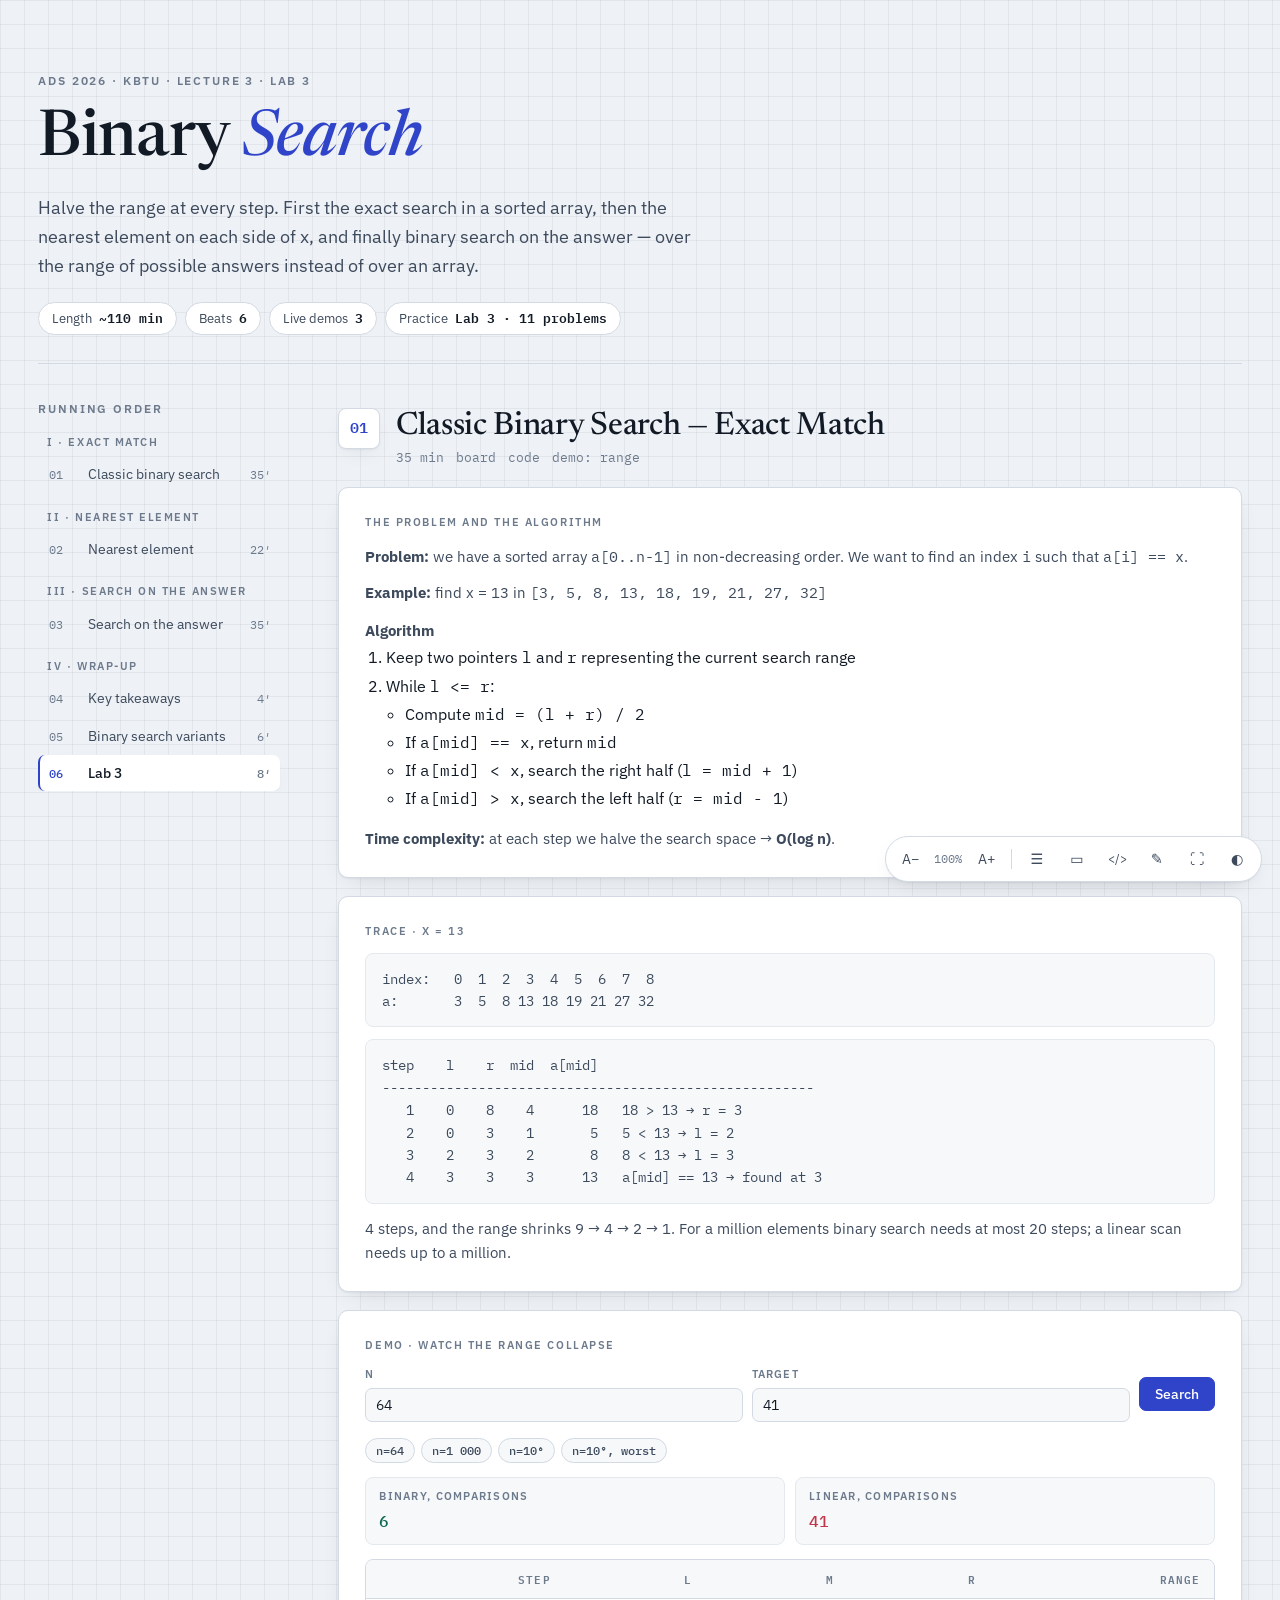
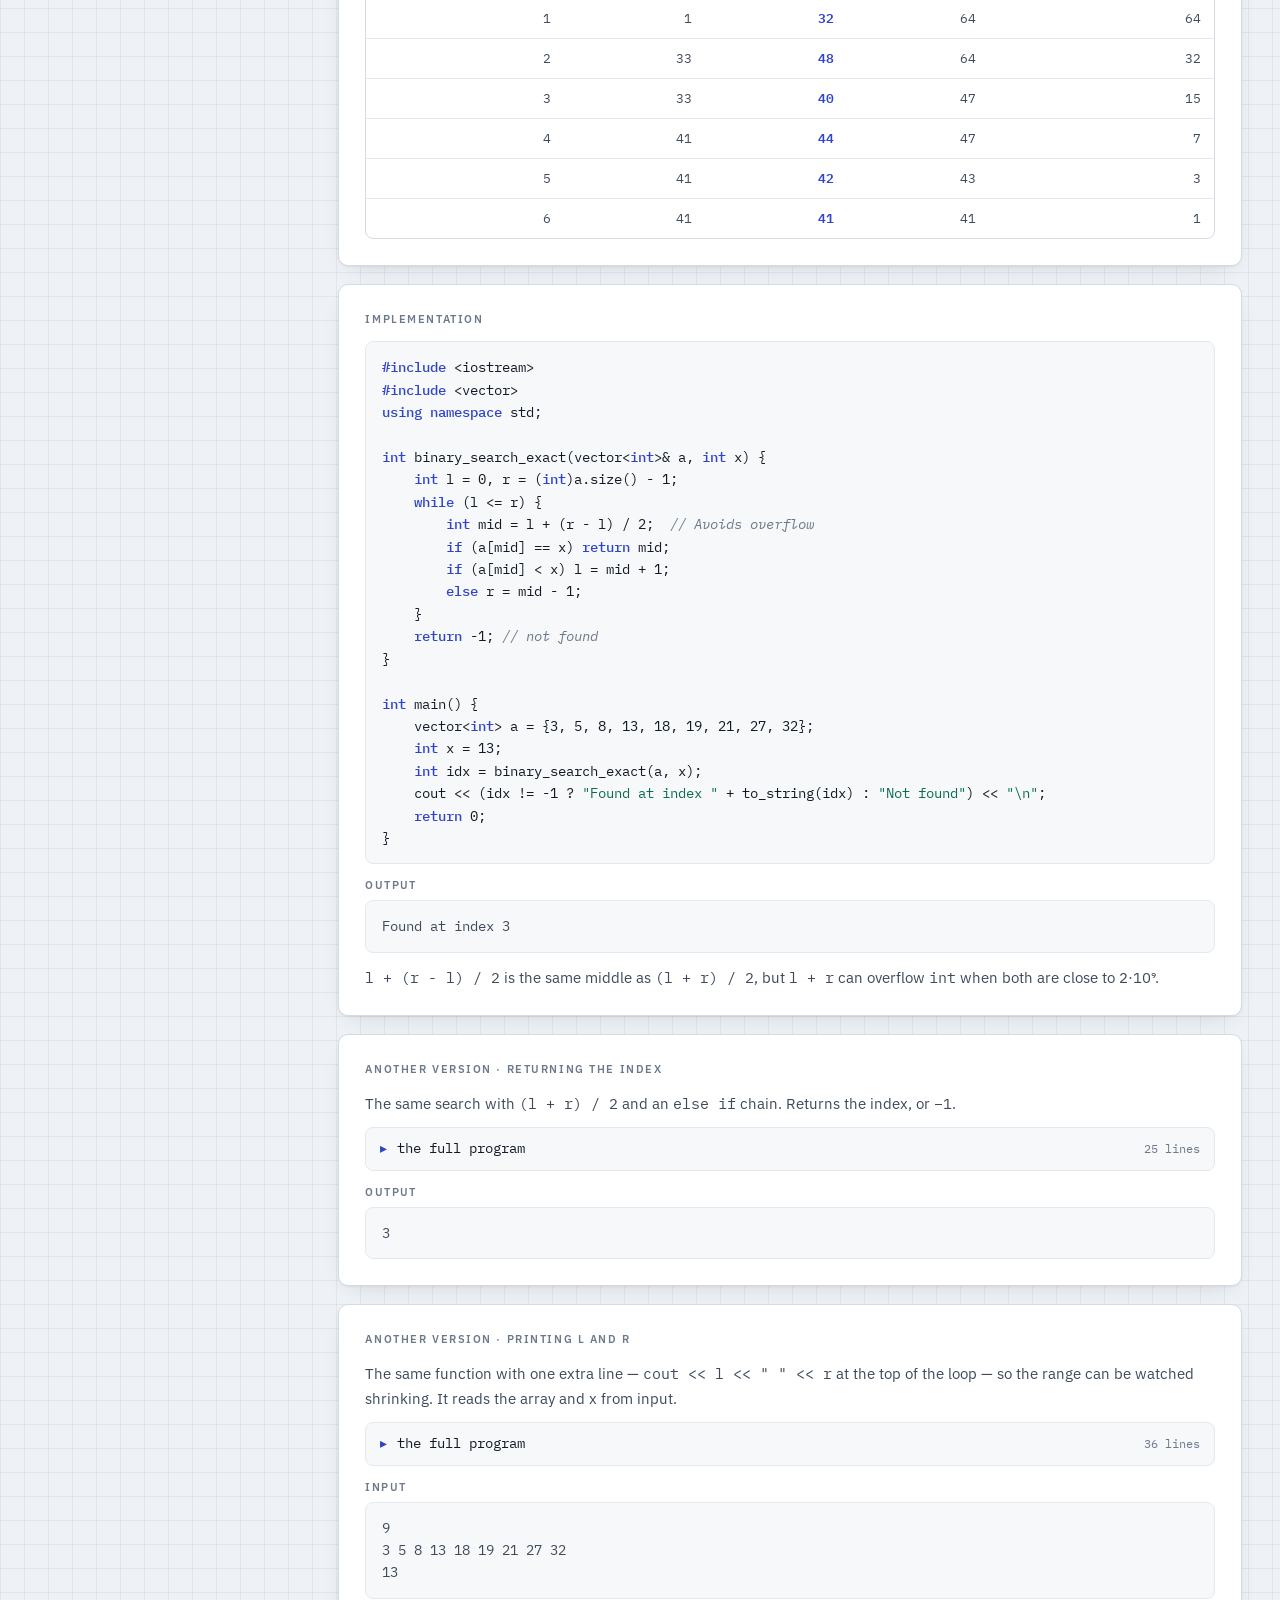
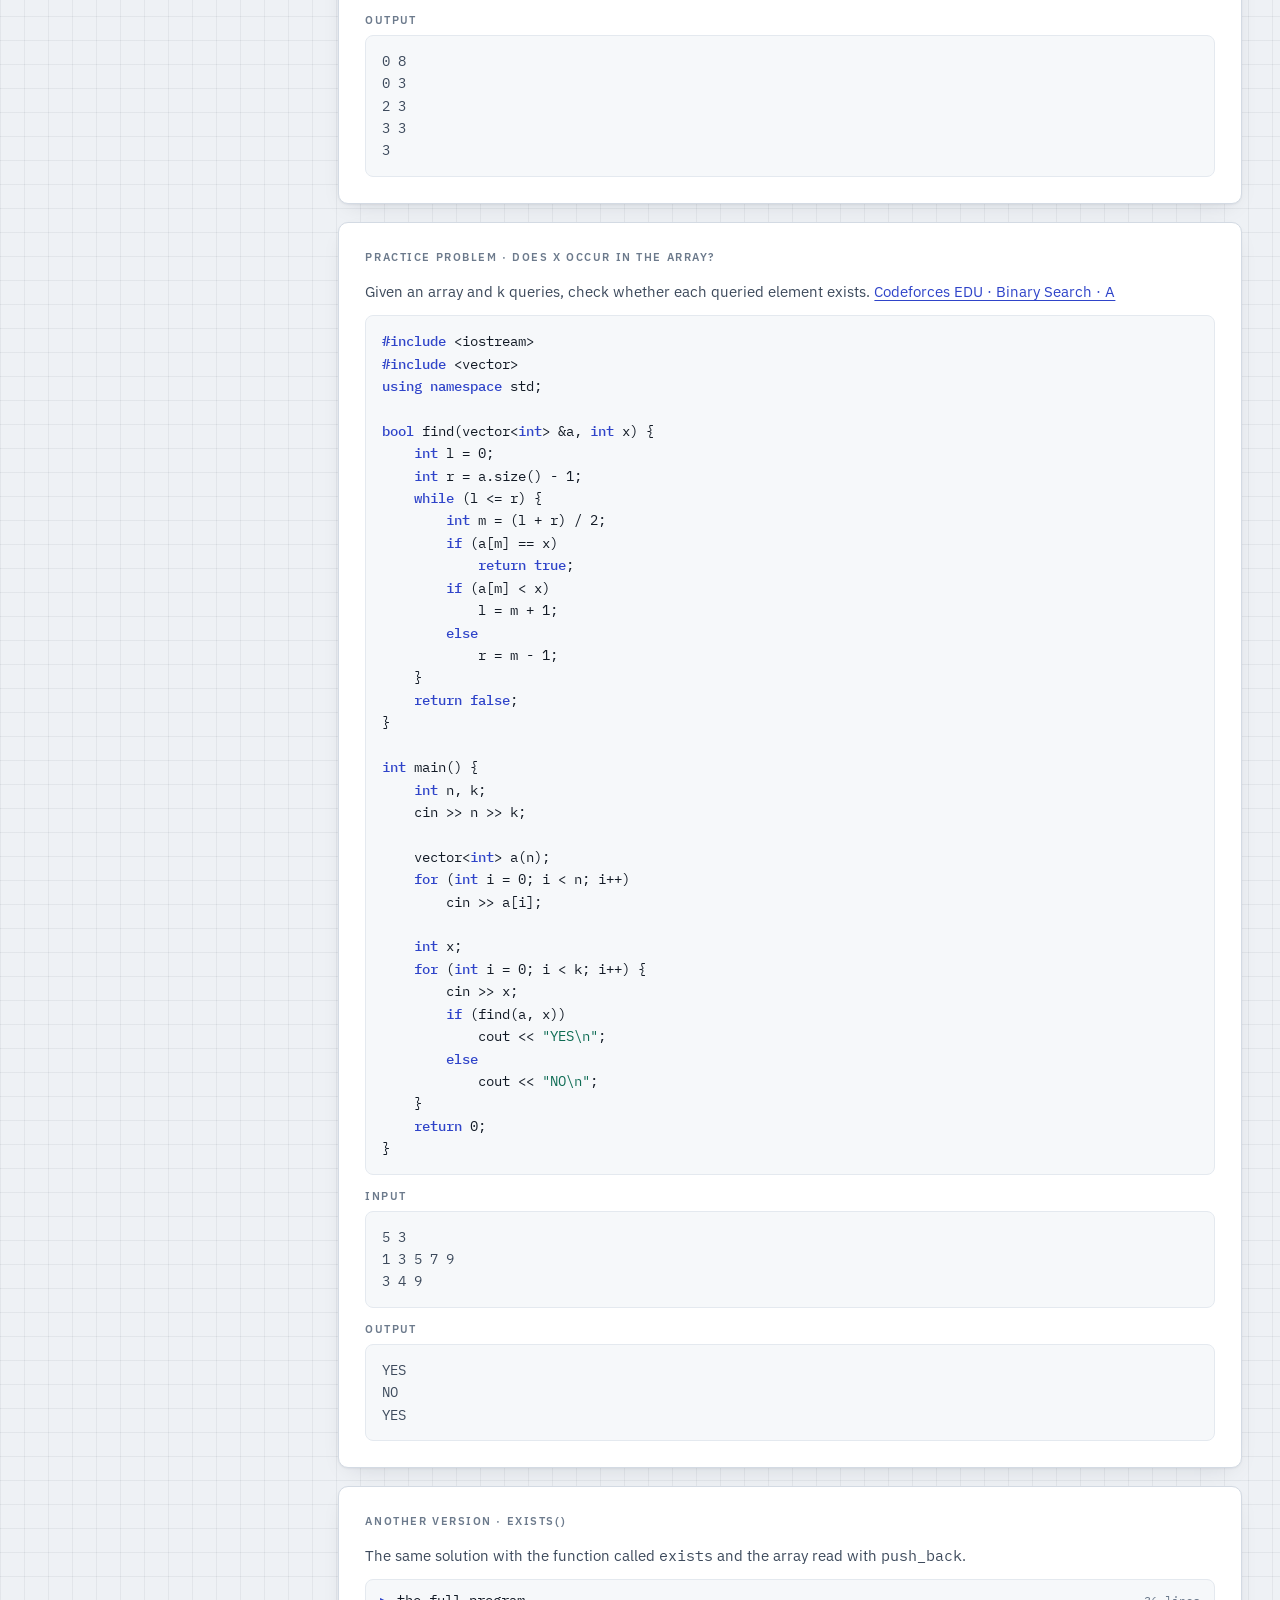
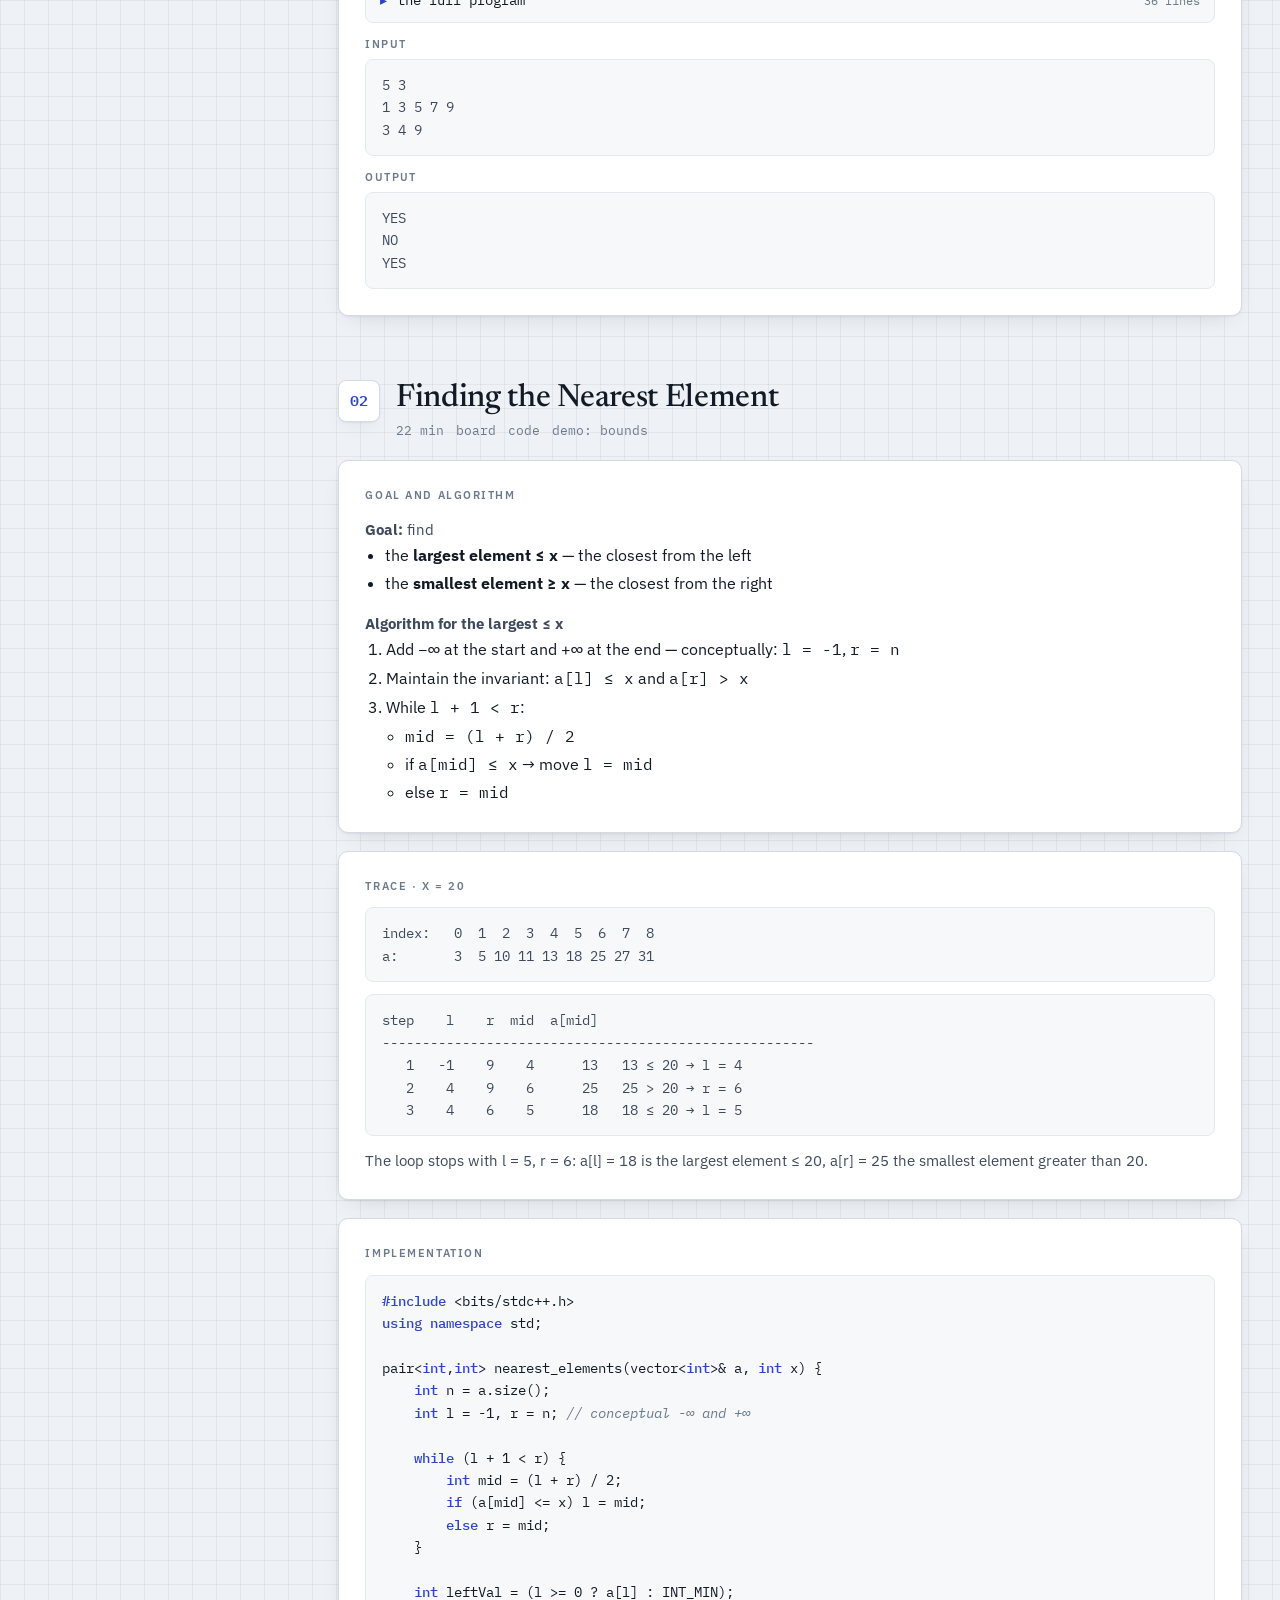
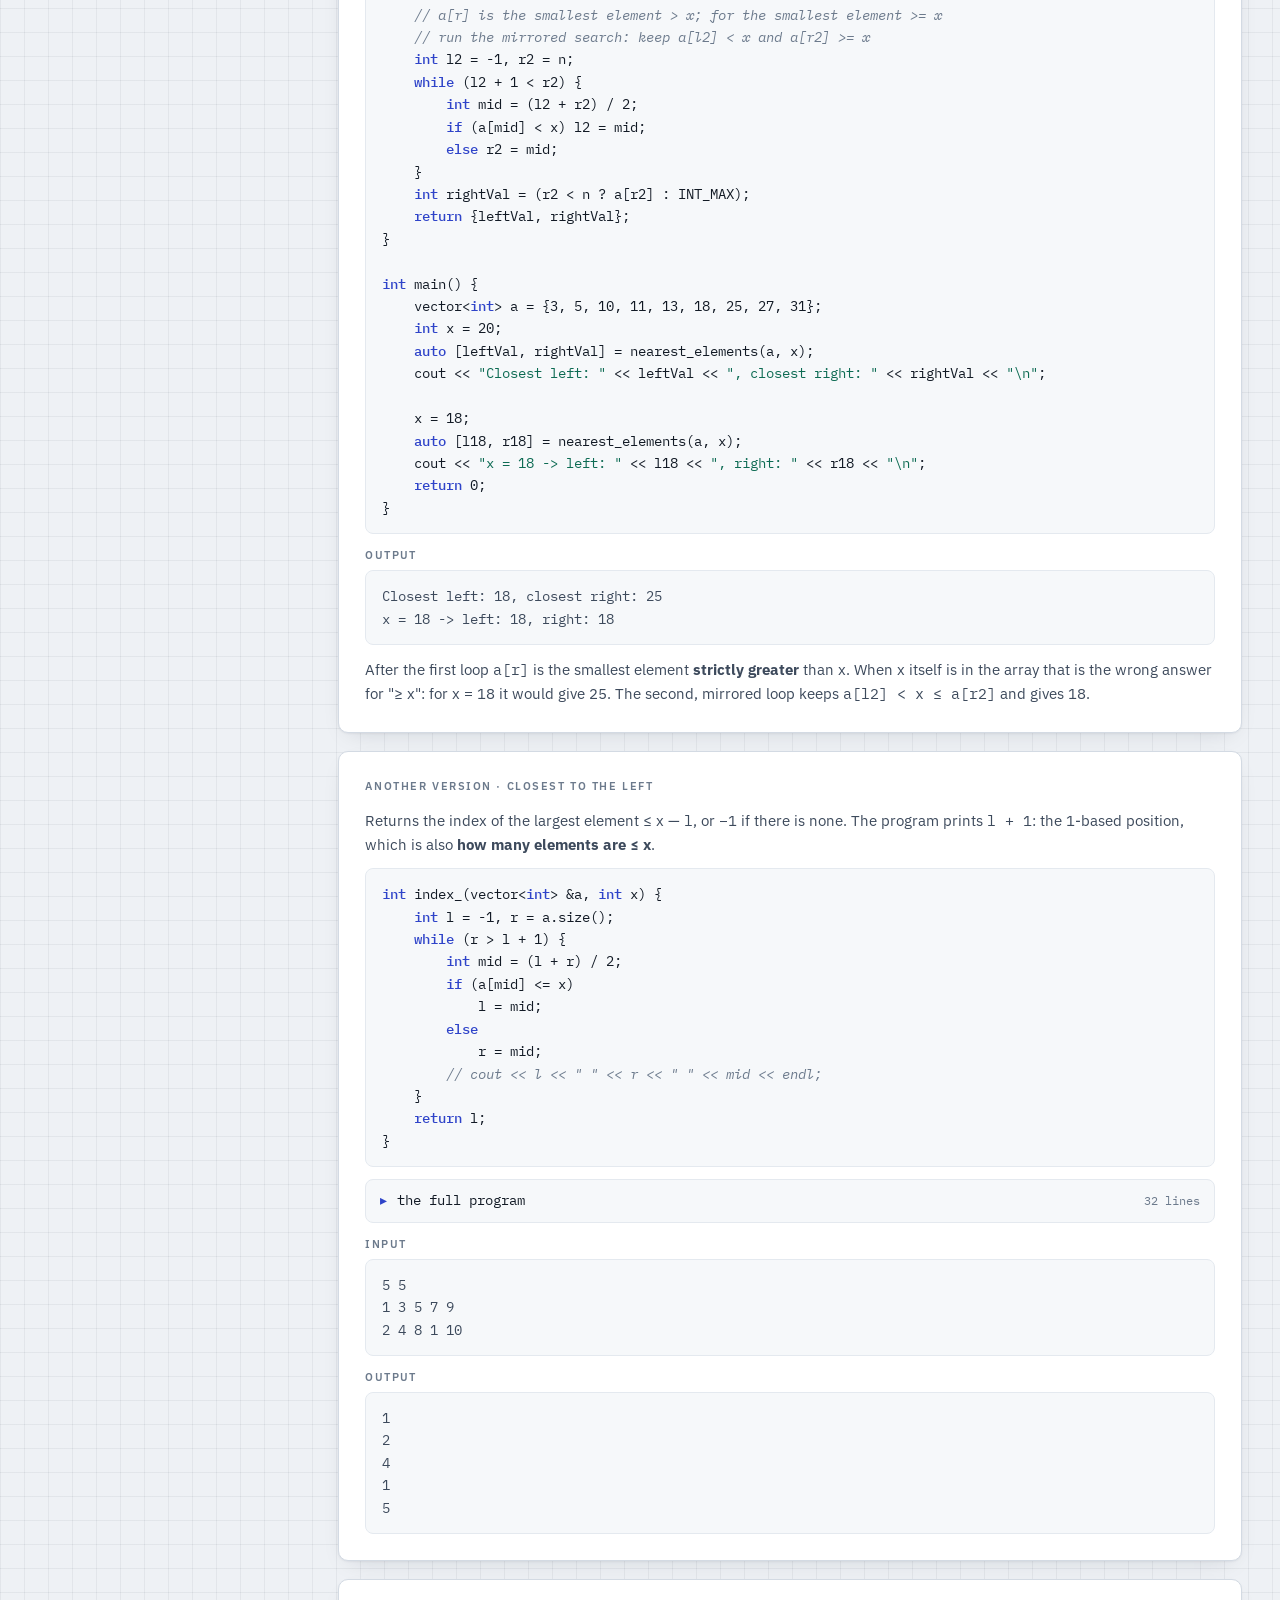
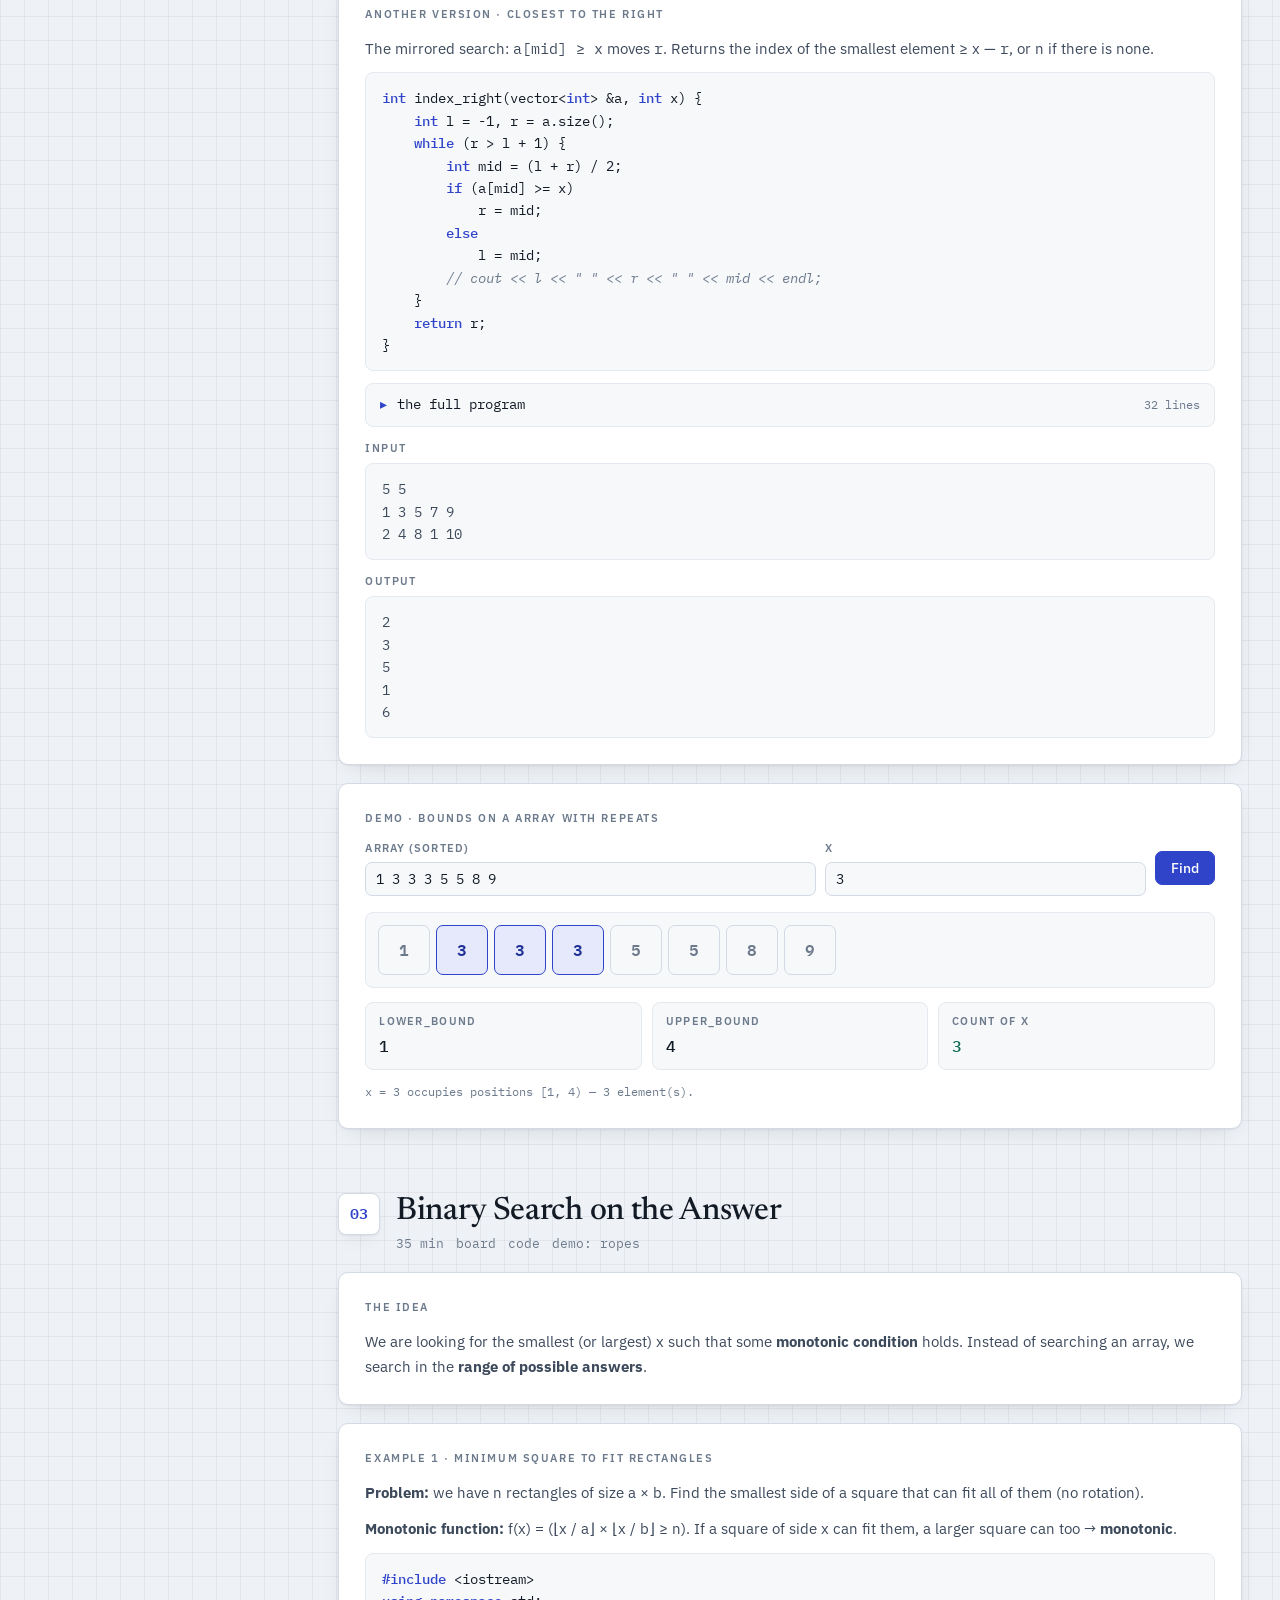
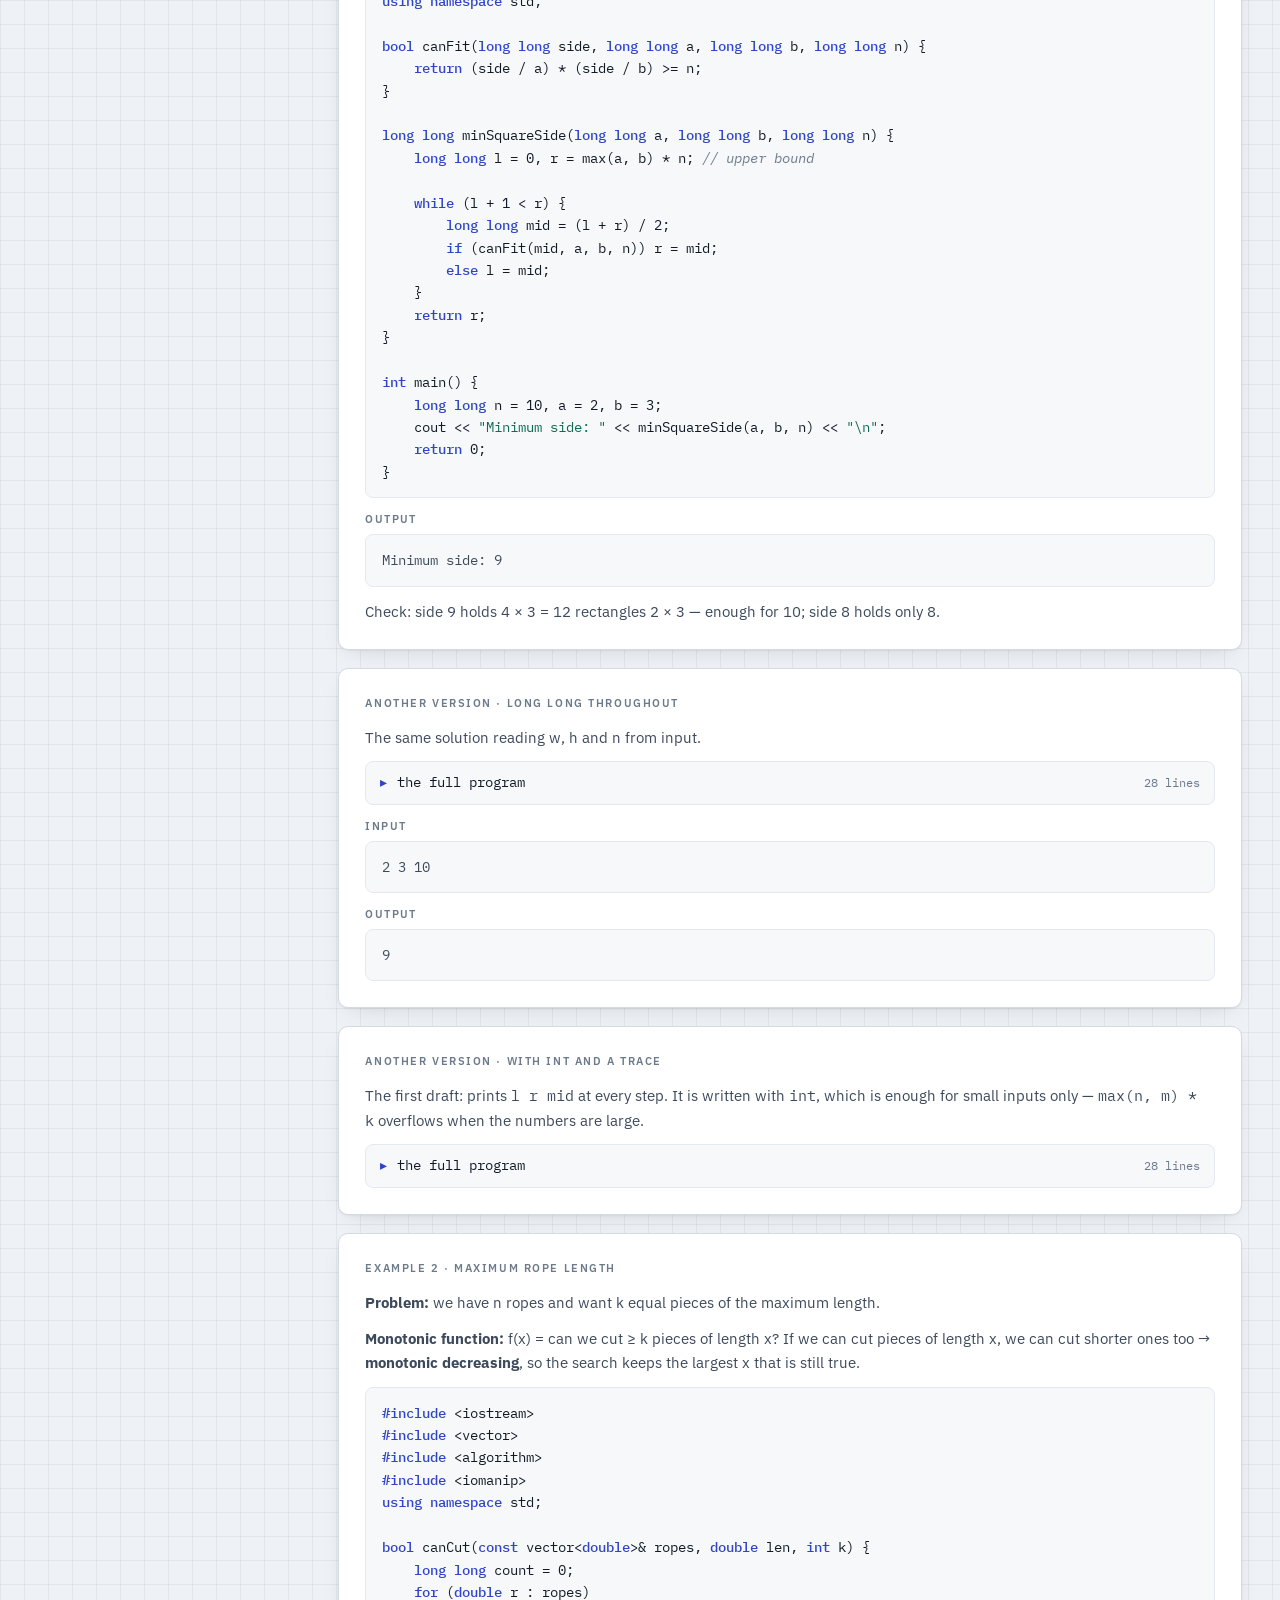
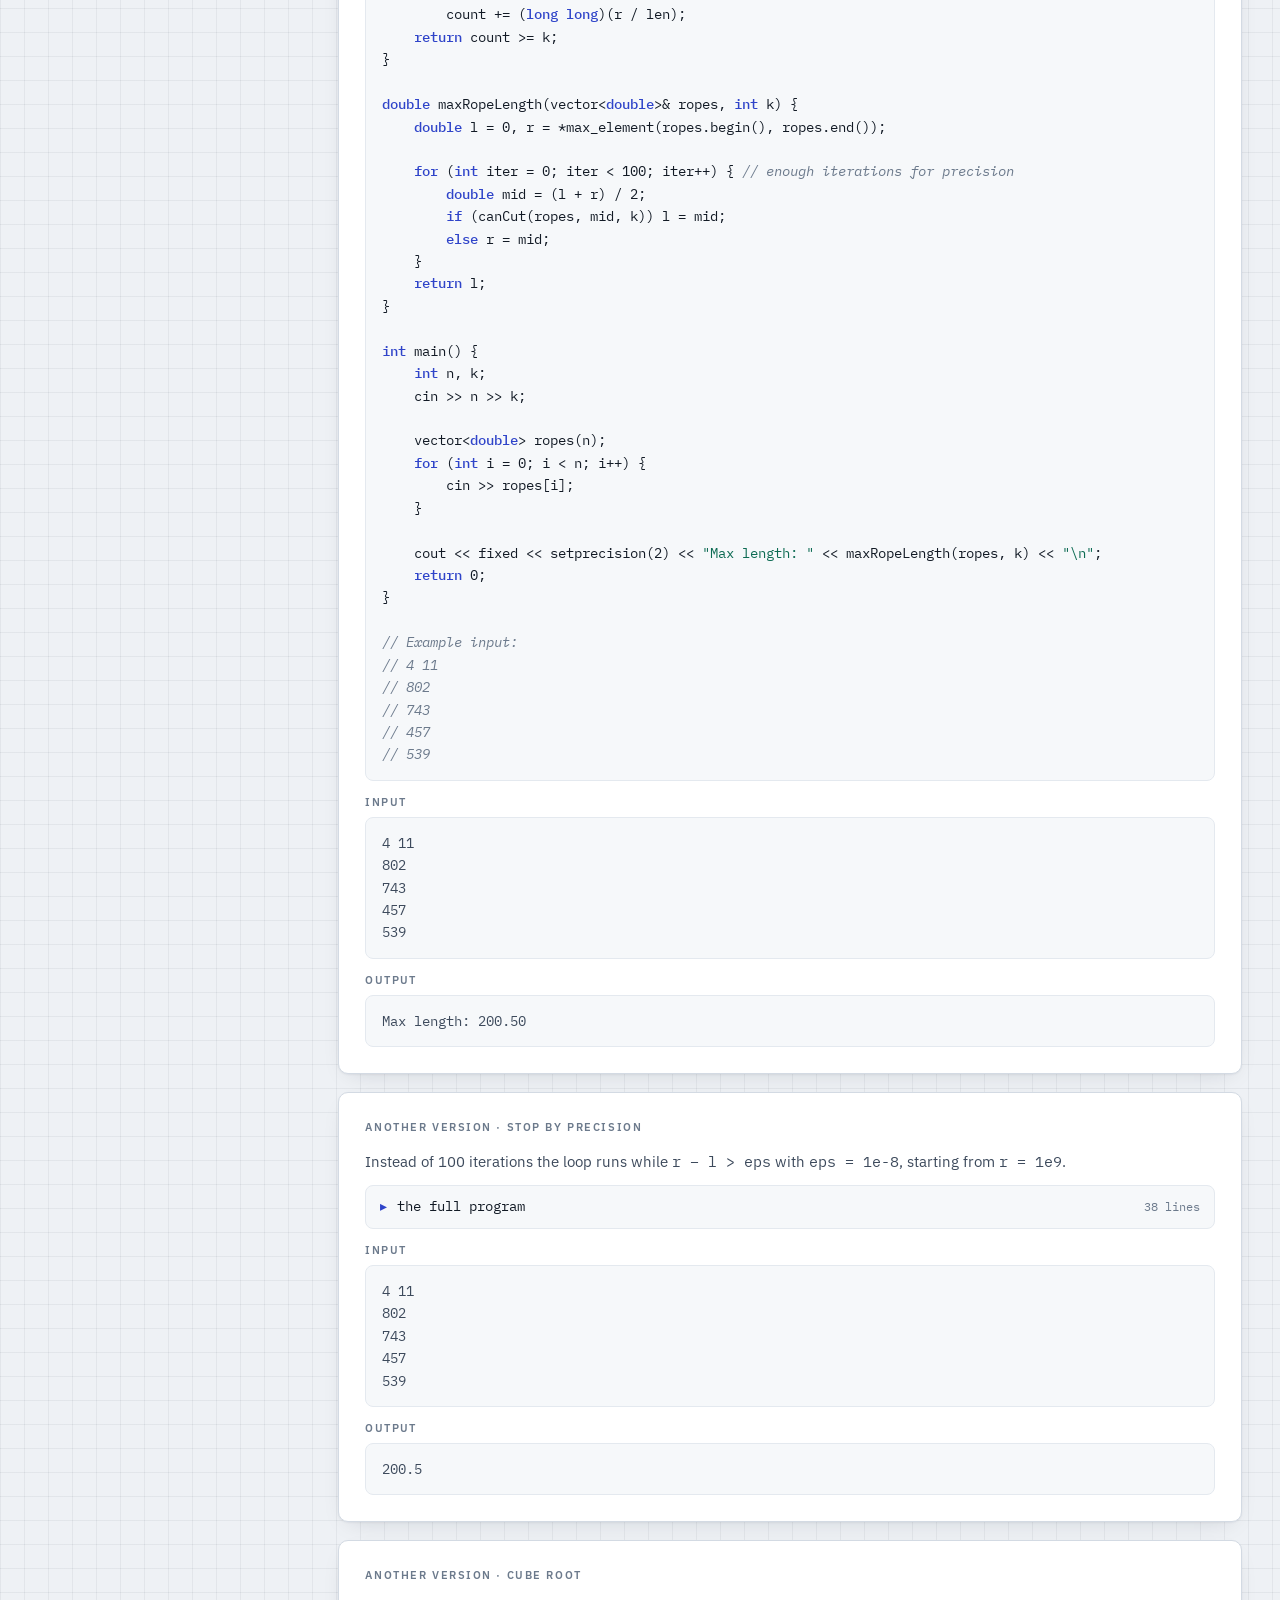
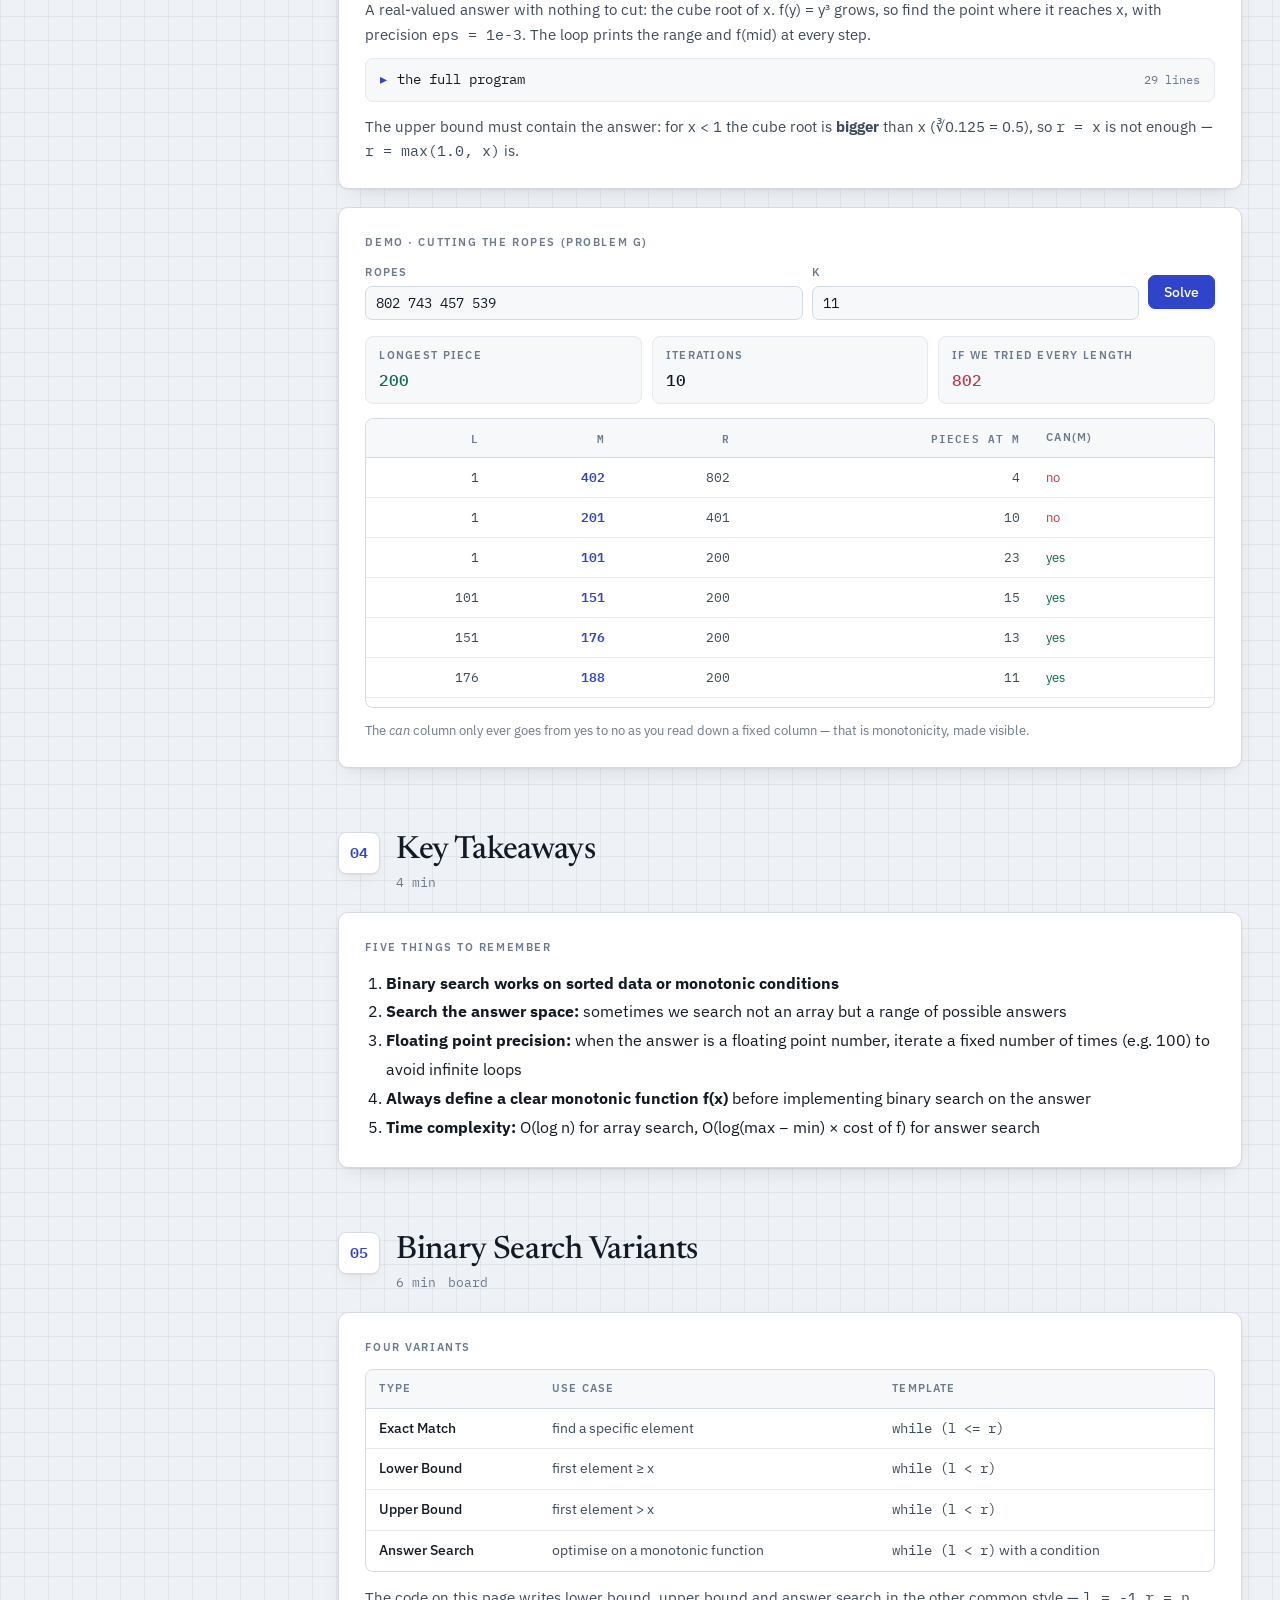
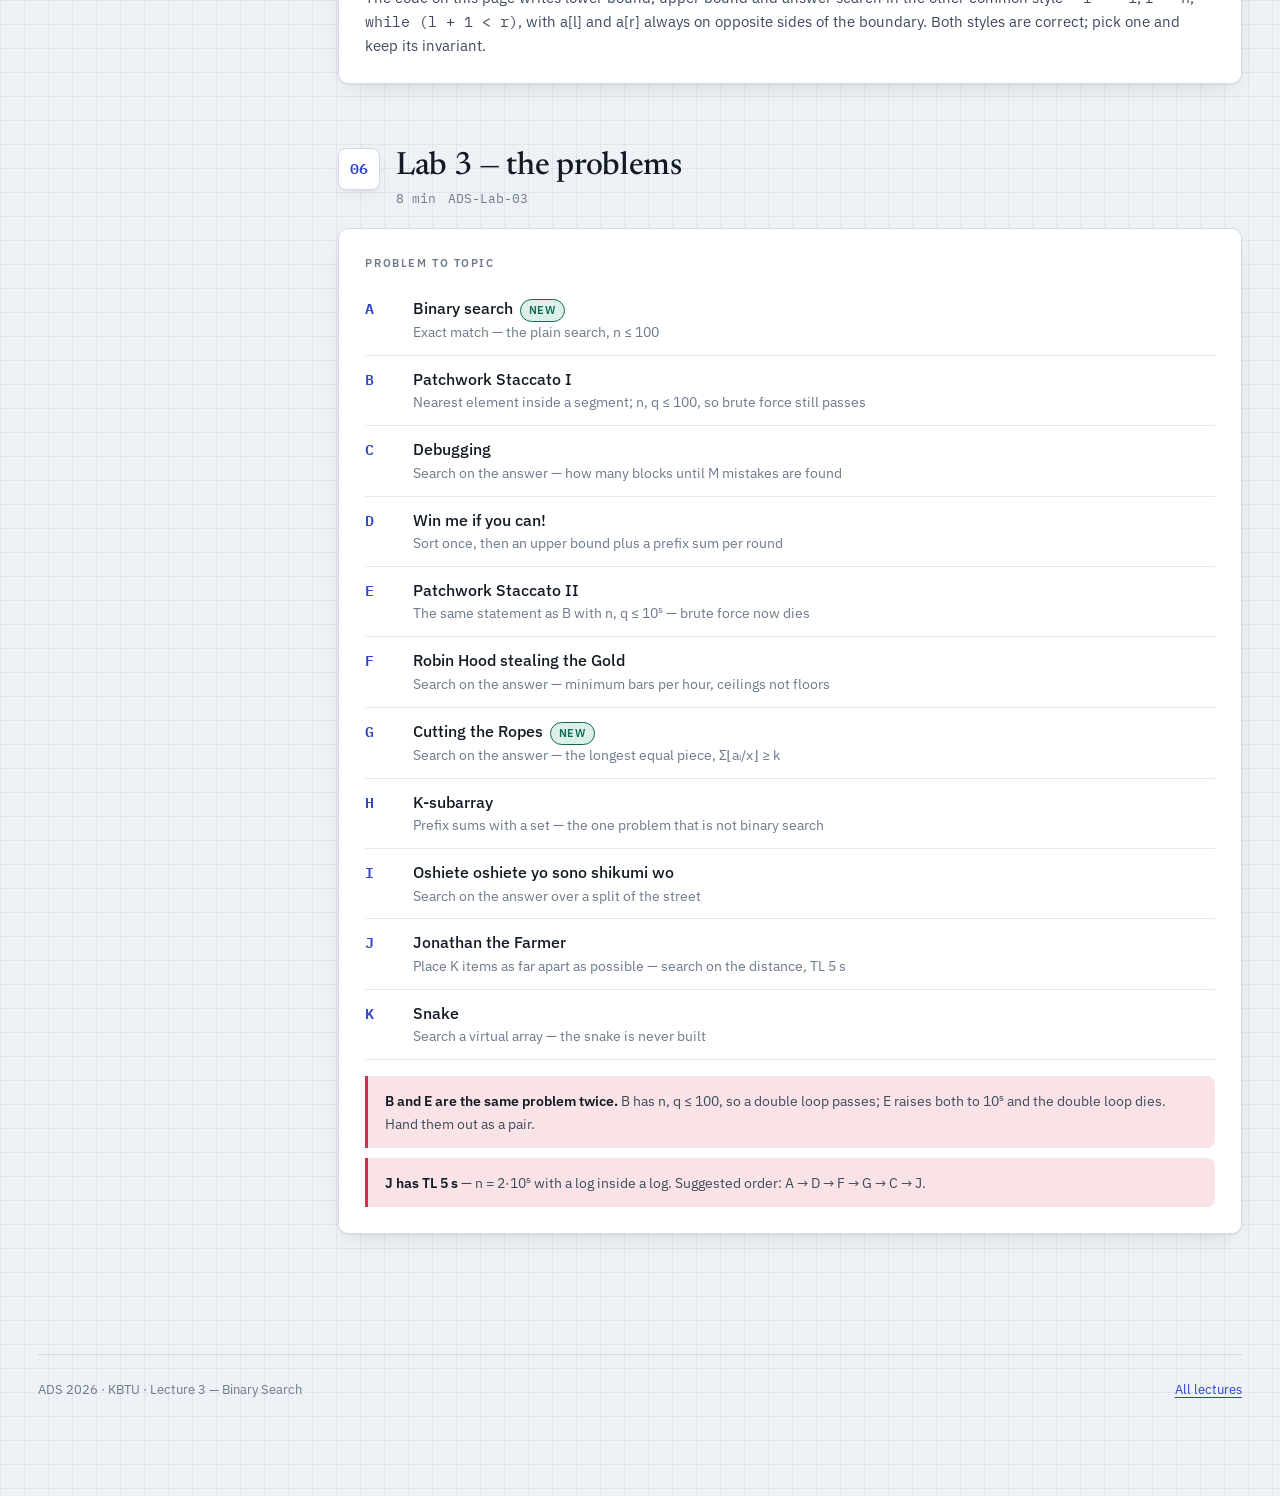
<file: lab03.html>
<!doctype html>
<html lang="en"><head>
<meta charset="utf-8">
<meta name="viewport" content="width=device-width,initial-scale=1">
<title>Binary Search</title>
<link rel="preconnect" href="https://fonts.googleapis.com">
<link rel="preconnect" href="https://fonts.gstatic.com" crossorigin>
<link rel="stylesheet" href="https://fonts.googleapis.com/css2?family=IBM+Plex+Mono:wght@400;500;600&family=IBM+Plex+Sans:wght@400;500;600&family=Newsreader:ital,opsz,wght@0,6..72,400;0,6..72,500;0,6..72,600;1,6..72,400&display=swap">
<link rel="stylesheet" href="assets/notes.css?v=202611132233">
<link rel="stylesheet" href="assets/present.css?v=202611132233">
<link rel="stylesheet" href="assets/cpp.css?v=202611132233">
</head><body>
<div class="wrap">

<header class="masthead">
  <div class="eyebrow">ADS 2026 · KBTU · Lecture 3 · Lab 3</div>
  <h1>Binary <em>Search</em></h1>
  <p class="dek">Halve the range at every step. First the exact search in a sorted array, then the nearest element on each side of x, and finally binary search on the answer — over the range of possible answers instead of over an array.</p>
  <div class="facts"><span class="fact">Length <b>~110 min</b></span><span class="fact">Beats <b>6</b></span><span class="fact">Live demos <b>3</b></span><span class="fact">Practice <b>Lab 3 · 11 problems</b></span></div>
</header>

<div class="cols">

<nav class="rail" aria-label="Running order">
  <div class="rail-h">Running order</div>
  <div class="part">I · Exact match</div>
  <ol>
    <li><a href="#b1"><span class="n">01</span><span>Classic binary search</span><span class="t">35′</span></a></li>
  </ol>
  <div class="part">II · Nearest element</div>
  <ol>
    <li><a href="#b2"><span class="n">02</span><span>Nearest element</span><span class="t">22′</span></a></li>
  </ol>
  <div class="part">III · Search on the answer</div>
  <ol>
    <li><a href="#b3"><span class="n">03</span><span>Search on the answer</span><span class="t">35′</span></a></li>
  </ol>
  <div class="part">IV · Wrap-up</div>
  <ol>
    <li><a href="#b4"><span class="n">04</span><span>Key takeaways</span><span class="t">4′</span></a></li>
    <li><a href="#b5"><span class="n">05</span><span>Binary search variants</span><span class="t">6′</span></a></li>
    <li><a href="#b6"><span class="n">06</span><span>Lab 3</span><span class="t">8′</span></a></li>
  </ol>
</nav>

<main>
<section class="beat" id="b1">
  <div class="beat-head">
    <div class="beat-n">01</div>
    <div>
      <h2>Classic Binary Search — Exact Match</h2>
      <div class="sub"><span>35 min</span> <span>board</span> <span>code</span> <span>demo: range</span></div>
    </div>
  </div>
  <div class="stack">
    <div class="card pad board"><h4>The problem and the algorithm</h4><p><strong>Problem:</strong> we have a sorted array <span class="mono">a[0..n-1]</span> in non-decreasing order. We want to find an index <span class="mono">i</span> such that <span class="mono">a[i] == x</span>.</p><p style="margin-top:12px"><strong>Example:</strong> find x = 13 in <span class="mono">[3, 5, 8, 13, 18, 19, 21, 27, 32]</span></p><p style="margin-top:14px"><strong>Algorithm</strong></p><ol style="margin:0;padding-left:1.3em;line-height:1.8"><li>Keep two pointers <span class="mono">l</span> and <span class="mono">r</span> representing the current search range</li><li>While <span class="mono">l &lt;= r</span>:<ul style="margin:0;padding-left:1.2em;line-height:1.75"><li>Compute <span class="mono">mid = (l + r) / 2</span></li><li>If <span class="mono">a[mid] == x</span>, return <span class="mono">mid</span></li><li>If <span class="mono">a[mid] &lt; x</span>, search the right half (<span class="mono">l = mid + 1</span>)</li><li>If <span class="mono">a[mid] &gt; x</span>, search the left half (<span class="mono">r = mid - 1</span>)</li></ul></li></ol><p style="margin-top:14px"><strong>Time complexity:</strong> at each step we halve the search space → <strong>O(log n)</strong>.</p></div>
    <div class="card pad board"><h4>Trace · x = 13</h4><pre class="out">index:   0  1  2  3  4  5  6  7  8
a:       3  5  8 13 18 19 21 27 32</pre><div style="margin-top:12px"></div><pre class="out">step    l    r  mid  a[mid]   
------------------------------------------------------
   1    0    8    4      18   18 &gt; 13 → r = 3
   2    0    3    1       5   5 &lt; 13 → l = 2
   3    2    3    2       8   8 &lt; 13 → l = 3
   4    3    3    3      13   a[mid] == 13 → found at 3</pre><p style="margin-top:12px">4 steps, and the range shrinks 9 → 4 → 2 → 1. For a million elements binary search needs at most 20 steps; a linear scan needs up to a million.</p></div>
    <div class="card pad demo"><h4>Demo · watch the range collapse</h4><div class="ctl"><label class="f" style="flex:1 1 120px"><span>n</span><input type="number" id="bsn" value="64" min="2" max="1000000000"></label><label class="f" style="flex:1 1 120px"><span>target</span><input type="number" id="bsx" value="41"></label><button class="pri" id="bsrun">Search</button></div><div class="chips" style="margin-bottom:12px"><button class="chip" data-bs="64,41">n=64</button><button class="chip" data-bs="1000,777">n=1 000</button><button class="chip" data-bs="1000000,999999">n=10⁶</button><button class="chip" data-bs="1000000000,1">n=10⁹, worst</button></div><div class="readout"><div class="stat good"><div class="lab">Binary, comparisons</div><div class="val" id="bsfast">—</div></div><div class="stat bad"><div class="lab">Linear, comparisons</div><div class="val" id="bsslow">—</div></div></div><div class="steps" style="margin-top:14px"><table><thead><tr><th class="n">step</th><th class="n">l</th><th class="n">m</th><th class="n">r</th><th class="n">range</th></tr></thead><tbody id="bssteps"></tbody></table></div></div>
    <div class="card pad board"><h4>Implementation</h4><pre><span class="k">#include</span> &lt;iostream&gt;
<span class="k">#include</span> &lt;vector&gt;
<span class="k">using</span> <span class="k">namespace</span> std;

<span class="k">int</span> binary_search_exact(vector&lt;<span class="k">int</span>&gt;&amp; a, <span class="k">int</span> x) {
    <span class="k">int</span> l = 0, r = (<span class="k">int</span>)a.size() - 1;
    <span class="k">while</span> (l &lt;= r) {
        <span class="k">int</span> mid = l + (r - l) / 2;  <span class="c">// Avoids overflow</span>
        <span class="k">if</span> (a[mid] == x) <span class="k">return</span> mid;
        <span class="k">if</span> (a[mid] &lt; x) l = mid + 1;
        <span class="k">else</span> r = mid - 1;
    }
    <span class="k">return</span> -1; <span class="c">// not found</span>
}

<span class="k">int</span> main() {
    vector&lt;<span class="k">int</span>&gt; a = {3, 5, 8, 13, 18, 19, 21, 27, 32};
    <span class="k">int</span> x = 13;
    <span class="k">int</span> idx = binary_search_exact(a, x);
    cout &lt;&lt; (idx != -1 ? <span class="s">"Found at index "</span> + to_string(idx) : <span class="s">"Not found"</span>) &lt;&lt; <span class="s">"\n"</span>;
    <span class="k">return</span> 0;
}</pre><div class="out-lbl">output</div><pre class="out">Found at index 3</pre><p style="margin-top:12px"><span class="mono">l + (r - l) / 2</span> is the same middle as <span class="mono">(l + r) / 2</span>, but <span class="mono">l + r</span> can overflow <span class="mono">int</span> when both are close to 2·10⁹.</p></div>
    <div class="card pad board"><h4>Another version · returning the index</h4><p>The same search with <span class="mono">(l + r) / 2</span> and an <span class="mono">else if</span> chain. Returns the index, or −1.</p><div style="margin-top:12px"><details class="code"><summary>the full program<span class="lines">25 lines</span></summary><pre><span class="k">#include</span> &lt;iostream&gt;
<span class="k">#include</span> &lt;vector&gt;

<span class="k">using</span> <span class="k">namespace</span> std;

<span class="k">int</span> binary_search(vector&lt;<span class="k">int</span>&gt; &amp;a, <span class="k">int</span> x) {
    <span class="k">int</span> l = 0, r = a.size() - 1;
    <span class="k">while</span> (l &lt;= r) {
        <span class="k">int</span> mid = (l + r) / 2;
        <span class="k">if</span> (a[mid] == x)
            <span class="k">return</span> mid;
        <span class="k">else</span> <span class="k">if</span> (a[mid] &gt; x)
            r = mid - 1;
        <span class="k">else</span>
            l = mid + 1;
    }
    <span class="k">return</span> -1;
}

<span class="k">int</span> main() {
    vector&lt;<span class="k">int</span>&gt; a = {3, 5, 8, 13, 18, 19, 21, 27, 32};
    <span class="k">int</span> ind = binary_search(a, 13);
    cout &lt;&lt; ind;
    <span class="k">return</span> 0;
}</pre></details></div><div class="out-lbl">output</div><pre class="out">3</pre></div>
    <div class="card pad board"><h4>Another version · printing l and r</h4><p>The same function with one extra line — <span class="mono">cout &lt;&lt; l &lt;&lt; " " &lt;&lt; r</span> at the top of the loop — so the range can be watched shrinking. It reads the array and x from input.</p><div style="margin-top:12px"><details class="code"><summary>the full program<span class="lines">36 lines</span></summary><pre><span class="k">#include</span> &lt;iostream&gt;
<span class="k">#include</span> &lt;vector&gt;

<span class="k">using</span> <span class="k">namespace</span> std;

<span class="k">int</span> binary_search(vector&lt;<span class="k">int</span>&gt; &amp;a, <span class="k">int</span> x) {
    <span class="k">int</span> l = 0, r = a.size() - 1;
    <span class="k">while</span> (l &lt;= r) {
        cout &lt;&lt; l &lt;&lt; <span class="s">" "</span> &lt;&lt; r &lt;&lt; endl;
        <span class="k">int</span> m = (l + r) / 2;
        <span class="k">if</span> (a[m] == x)
            <span class="k">return</span> m;
        <span class="k">if</span> (a[m] &gt; x)
            r = m - 1;
        <span class="k">else</span>
            l = m + 1;
    }
    <span class="k">return</span> -1;
}

<span class="k">int</span> main() {
    <span class="k">int</span> n;
    vector&lt;<span class="k">int</span>&gt; a;
    cin &gt;&gt; n;
    <span class="k">for</span> (<span class="k">int</span> i = 0; i &lt; n; i++) {
        <span class="k">int</span> t;
        cin &gt;&gt; t;
        a.push_back(t);
    }
    <span class="k">int</span> x;
    cin &gt;&gt; x;
    <span class="k">int</span> ind = binary_search(a, x);
    cout &lt;&lt; ind;
        
    <span class="k">return</span> 0;
}</pre></details></div><div class="out-lbl">input</div><pre class="out">9
3 5 8 13 18 19 21 27 32
13</pre><div class="out-lbl">output</div><pre class="out">0 8
0 3
2 3
3 3
3</pre></div>
    <div class="card pad board"><h4>Practice problem · does x occur in the array?</h4><p>Given an array and k queries, check whether each queried element exists. <a href="https://codeforces.com/edu/course/2/lesson/6/1/practice/contest/283911/problem/A" target="_blank" rel="noopener">Codeforces EDU · Binary Search · A</a></p><div style="margin-top:12px"></div><pre><span class="k">#include</span> &lt;iostream&gt;
<span class="k">#include</span> &lt;vector&gt;
<span class="k">using</span> <span class="k">namespace</span> std;

<span class="k">bool</span> find(vector&lt;<span class="k">int</span>&gt; &amp;a, <span class="k">int</span> x) {
    <span class="k">int</span> l = 0;
    <span class="k">int</span> r = a.size() - 1;
    <span class="k">while</span> (l &lt;= r) {
        <span class="k">int</span> m = (l + r) / 2;
        <span class="k">if</span> (a[m] == x)
            <span class="k">return</span> <span class="k">true</span>;
        <span class="k">if</span> (a[m] &lt; x) 
            l = m + 1;
        <span class="k">else</span>
            r = m - 1;
    }
    <span class="k">return</span> <span class="k">false</span>;
}

<span class="k">int</span> main() {
    <span class="k">int</span> n, k;
    cin &gt;&gt; n &gt;&gt; k;

    vector&lt;<span class="k">int</span>&gt; a(n);
    <span class="k">for</span> (<span class="k">int</span> i = 0; i &lt; n; i++)
        cin &gt;&gt; a[i];

    <span class="k">int</span> x;
    <span class="k">for</span> (<span class="k">int</span> i = 0; i &lt; k; i++) {
        cin &gt;&gt; x;
        <span class="k">if</span> (find(a, x))
            cout &lt;&lt; <span class="s">"YES\n"</span>;
        <span class="k">else</span>
            cout &lt;&lt; <span class="s">"NO\n"</span>;
    }
    <span class="k">return</span> 0;
}</pre><div class="out-lbl">input</div><pre class="out">5 3
1 3 5 7 9
3 4 9</pre><div class="out-lbl">output</div><pre class="out">YES
NO
YES</pre></div>
    <div class="card pad board"><h4>Another version · exists()</h4><p>The same solution with the function called <span class="mono">exists</span> and the array read with <span class="mono">push_back</span>.</p><div style="margin-top:12px"><details class="code"><summary>the full program<span class="lines">36 lines</span></summary><pre><span class="k">#include</span> &lt;iostream&gt;
<span class="k">#include</span> &lt;vector&gt;

<span class="k">using</span> <span class="k">namespace</span> std;

<span class="k">bool</span> exists(vector&lt;<span class="k">int</span>&gt; &amp;a, <span class="k">int</span> x) {
    <span class="k">int</span> l = 0, r = a.size() - 1;
    <span class="k">while</span> (l &lt;= r) {
        <span class="k">int</span> mid = (l + r) / 2;
        <span class="k">if</span> (a[mid] == x)
            <span class="k">return</span> <span class="k">true</span>;
        <span class="k">if</span> (a[mid] &gt; x) 
            r = mid - 1;
        <span class="k">else</span>
            l = mid + 1;
    }
    <span class="k">return</span> <span class="k">false</span>;
}

<span class="k">int</span> main() {
    <span class="k">int</span> n, k, t;
    cin &gt;&gt; n &gt;&gt; k;
    vector&lt;<span class="k">int</span>&gt; a;
    <span class="k">for</span> (<span class="k">int</span> i = 0; i &lt; n; i++) {
        cin &gt;&gt; t;
        a.push_back(t);
    }
    <span class="k">for</span> (<span class="k">int</span> i = 0; i &lt; k; i++) {
        cin &gt;&gt; t;
        <span class="k">if</span> (exists(a, t))
            cout &lt;&lt; <span class="s">"YES"</span> &lt;&lt; endl;
        <span class="k">else</span>
            cout &lt;&lt; <span class="s">"NO"</span> &lt;&lt; endl;
    }
    <span class="k">return</span> 0;
}</pre></details></div><div class="out-lbl">input</div><pre class="out">5 3
1 3 5 7 9
3 4 9</pre><div class="out-lbl">output</div><pre class="out">YES
NO
YES</pre></div>
  </div>
</section>

<section class="beat" id="b2">
  <div class="beat-head">
    <div class="beat-n">02</div>
    <div>
      <h2>Finding the Nearest Element</h2>
      <div class="sub"><span>22 min</span> <span>board</span> <span>code</span> <span>demo: bounds</span></div>
    </div>
  </div>
  <div class="stack">
    <div class="card pad board"><h4>Goal and algorithm</h4><p><strong>Goal:</strong> find</p><ul style="margin:0;padding-left:1.2em;line-height:1.75"><li>the <strong>largest element ≤ x</strong> — the closest from the left</li><li>the <strong>smallest element ≥ x</strong> — the closest from the right</li></ul><p style="margin-top:14px"><strong>Algorithm for the largest ≤ x</strong></p><ol style="margin:0;padding-left:1.3em;line-height:1.8"><li>Add −∞ at the start and +∞ at the end — conceptually: <span class="mono">l = -1</span>, <span class="mono">r = n</span></li><li>Maintain the invariant: <span class="mono">a[l] ≤ x</span> and <span class="mono">a[r] &gt; x</span></li><li>While <span class="mono">l + 1 &lt; r</span>:<ul style="margin:0;padding-left:1.2em;line-height:1.75"><li><span class="mono">mid = (l + r) / 2</span></li><li>if <span class="mono">a[mid] ≤ x</span> → move <span class="mono">l = mid</span></li><li>else <span class="mono">r = mid</span></li></ul></li></ol></div>
    <div class="card pad board"><h4>Trace · x = 20</h4><pre class="out">index:   0  1  2  3  4  5  6  7  8
a:       3  5 10 11 13 18 25 27 31</pre><div style="margin-top:12px"></div><pre class="out">step    l    r  mid  a[mid]   
------------------------------------------------------
   1   -1    9    4      13   13 ≤ 20 → l = 4
   2    4    9    6      25   25 &gt; 20 → r = 6
   3    4    6    5      18   18 ≤ 20 → l = 5</pre><p style="margin-top:12px">The loop stops with l = 5, r = 6: a[l] = 18 is the largest element ≤ 20, a[r] = 25 the smallest element greater than 20.</p></div>
    <div class="card pad board"><h4>Implementation</h4><pre><span class="k">#include</span> &lt;bits/stdc++.h&gt;
<span class="k">using</span> <span class="k">namespace</span> std;

pair&lt;<span class="k">int</span>,<span class="k">int</span>&gt; nearest_elements(vector&lt;<span class="k">int</span>&gt;&amp; a, <span class="k">int</span> x) {
    <span class="k">int</span> n = a.size();
    <span class="k">int</span> l = -1, r = n; <span class="c">// conceptual -∞ and +∞</span>
    
    <span class="k">while</span> (l + 1 &lt; r) {
        <span class="k">int</span> mid = (l + r) / 2;
        <span class="k">if</span> (a[mid] &lt;= x) l = mid;
        <span class="k">else</span> r = mid;
    }
    
    <span class="k">int</span> leftVal = (l &gt;= 0 ? a[l] : INT_MIN);
    <span class="c">// a[r] is the smallest element &gt; x; for the smallest element &gt;= x</span>
    <span class="c">// run the mirrored search: keep a[l2] &lt; x and a[r2] &gt;= x</span>
    <span class="k">int</span> l2 = -1, r2 = n;
    <span class="k">while</span> (l2 + 1 &lt; r2) {
        <span class="k">int</span> mid = (l2 + r2) / 2;
        <span class="k">if</span> (a[mid] &lt; x) l2 = mid;
        <span class="k">else</span> r2 = mid;
    }
    <span class="k">int</span> rightVal = (r2 &lt; n ? a[r2] : INT_MAX);
    <span class="k">return</span> {leftVal, rightVal};
}

<span class="k">int</span> main() {
    vector&lt;<span class="k">int</span>&gt; a = {3, 5, 10, 11, 13, 18, 25, 27, 31};
    <span class="k">int</span> x = 20;
    <span class="k">auto</span> [leftVal, rightVal] = nearest_elements(a, x);
    cout &lt;&lt; <span class="s">"Closest left: "</span> &lt;&lt; leftVal &lt;&lt; <span class="s">", closest right: "</span> &lt;&lt; rightVal &lt;&lt; <span class="s">"\n"</span>;

    x = 18;
    <span class="k">auto</span> [l18, r18] = nearest_elements(a, x);
    cout &lt;&lt; <span class="s">"x = 18 -&gt; left: "</span> &lt;&lt; l18 &lt;&lt; <span class="s">", right: "</span> &lt;&lt; r18 &lt;&lt; <span class="s">"\n"</span>;
    <span class="k">return</span> 0;
}</pre><div class="out-lbl">output</div><pre class="out">Closest left: 18, closest right: 25
x = 18 -&gt; left: 18, right: 18</pre><p style="margin-top:12px">After the first loop <span class="mono">a[r]</span> is the smallest element <strong>strictly greater</strong> than x. When x itself is in the array that is the wrong answer for "≥ x": for x = 18 it would give 25. The second, mirrored loop keeps <span class="mono">a[l2] &lt; x ≤ a[r2]</span> and gives 18.</p></div>
    <div class="card pad board"><h4>Another version · closest to the left</h4><p>Returns the index of the largest element ≤ x — <span class="mono">l</span>, or −1 if there is none. The program prints <span class="mono">l + 1</span>: the 1-based position, which is also <strong>how many elements are ≤ x</strong>.</p><div style="margin-top:12px"></div><pre><span class="k">int</span> index_(vector&lt;<span class="k">int</span>&gt; &amp;a, <span class="k">int</span> x) {
    <span class="k">int</span> l = -1, r = a.size(); 
    <span class="k">while</span> (r &gt; l + 1) {
        <span class="k">int</span> mid = (l + r) / 2;
        <span class="k">if</span> (a[mid] &lt;= x)
            l = mid;
        <span class="k">else</span>
            r = mid;
        <span class="c">// cout &lt;&lt; l &lt;&lt; " " &lt;&lt; r &lt;&lt; " " &lt;&lt; mid &lt;&lt; endl;</span>
    }
    <span class="k">return</span> l;
}</pre><div style="margin-top:12px"><details class="code"><summary>the full program<span class="lines">32 lines</span></summary><pre><span class="k">#include</span> &lt;iostream&gt;
<span class="k">#include</span> &lt;vector&gt;

<span class="k">using</span> <span class="k">namespace</span> std;

<span class="k">int</span> index_(vector&lt;<span class="k">int</span>&gt; &amp;a, <span class="k">int</span> x) {
    <span class="k">int</span> l = -1, r = a.size(); 
    <span class="k">while</span> (r &gt; l + 1) {
        <span class="k">int</span> mid = (l + r) / 2;
        <span class="k">if</span> (a[mid] &lt;= x)
            l = mid;
        <span class="k">else</span>
            r = mid;
        <span class="c">// cout &lt;&lt; l &lt;&lt; " " &lt;&lt; r &lt;&lt; " " &lt;&lt; mid &lt;&lt; endl;</span>
    }
    <span class="k">return</span> l;
}

<span class="k">int</span> main() {
    <span class="k">int</span> n, k, t;
    vector&lt;<span class="k">int</span>&gt; a;
    cin &gt;&gt; n &gt;&gt; k;
    <span class="k">for</span> (<span class="k">int</span> i = 0; i &lt; n; i++) {
        cin &gt;&gt; t;
        a.push_back(t);
    }
    <span class="k">for</span> (<span class="k">int</span> i = 0; i &lt; k; i++) {
        cin &gt;&gt; t;
        cout &lt;&lt; index_(a, t) + 1 &lt;&lt; endl;
    }
    <span class="k">return</span> 0;
}</pre></details></div><div class="out-lbl">input</div><pre class="out">5 5
1 3 5 7 9
2 4 8 1 10</pre><div class="out-lbl">output</div><pre class="out">1
2
4
1
5</pre></div>
    <div class="card pad board"><h4>Another version · closest to the right</h4><p>The mirrored search: <span class="mono">a[mid] ≥ x</span> moves <span class="mono">r</span>. Returns the index of the smallest element ≥ x — <span class="mono">r</span>, or n if there is none.</p><div style="margin-top:12px"></div><pre><span class="k">int</span> index_right(vector&lt;<span class="k">int</span>&gt; &amp;a, <span class="k">int</span> x) {
    <span class="k">int</span> l = -1, r = a.size(); 
    <span class="k">while</span> (r &gt; l + 1) {
        <span class="k">int</span> mid = (l + r) / 2;
        <span class="k">if</span> (a[mid] &gt;= x)
            r = mid;
        <span class="k">else</span>
            l = mid;
        <span class="c">// cout &lt;&lt; l &lt;&lt; " " &lt;&lt; r &lt;&lt; " " &lt;&lt; mid &lt;&lt; endl;</span>
    }
    <span class="k">return</span> r;
}</pre><div style="margin-top:12px"><details class="code"><summary>the full program<span class="lines">32 lines</span></summary><pre><span class="k">#include</span> &lt;iostream&gt;
<span class="k">#include</span> &lt;vector&gt;

<span class="k">using</span> <span class="k">namespace</span> std;

<span class="k">int</span> index_right(vector&lt;<span class="k">int</span>&gt; &amp;a, <span class="k">int</span> x) {
    <span class="k">int</span> l = -1, r = a.size(); 
    <span class="k">while</span> (r &gt; l + 1) {
        <span class="k">int</span> mid = (l + r) / 2;
        <span class="k">if</span> (a[mid] &gt;= x)
            r = mid;
        <span class="k">else</span>
            l = mid;
        <span class="c">// cout &lt;&lt; l &lt;&lt; " " &lt;&lt; r &lt;&lt; " " &lt;&lt; mid &lt;&lt; endl;</span>
    }
    <span class="k">return</span> r;
}

<span class="k">int</span> main() {
    <span class="k">int</span> n, k, t;
    vector&lt;<span class="k">int</span>&gt; a;
    cin &gt;&gt; n &gt;&gt; k;
    <span class="k">for</span> (<span class="k">int</span> i = 0; i &lt; n; i++) {
        cin &gt;&gt; t;
        a.push_back(t);
    }
    <span class="k">for</span> (<span class="k">int</span> i = 0; i &lt; k; i++) {
        cin &gt;&gt; t;
        cout &lt;&lt; index_right(a, t) + 1 &lt;&lt; endl;   <span class="c">// was index_(...), which is not defined here</span>
    }
    <span class="k">return</span> 0;
}</pre></details></div><div class="out-lbl">input</div><pre class="out">5 5
1 3 5 7 9
2 4 8 1 10</pre><div class="out-lbl">output</div><pre class="out">2
3
5
1
6</pre></div>
    <div class="card pad demo"><h4>Demo · bounds on a array with repeats</h4><div class="ctl"><label class="f" style="flex:1 1 220px"><span>array (sorted)</span><input type="text" id="lba" value="1 3 3 3 5 5 8 9"></label><label class="f" style="flex:1 1 90px"><span>x</span><input type="number" id="lbx" value="3"></label><button class="pri" id="lbrun">Find</button></div><div class="track" id="lbtrack"></div><div class="readout"><div class="stat"><div class="lab">lower_bound</div><div class="val" id="lblo">—</div></div><div class="stat"><div class="lab">upper_bound</div><div class="val" id="lbhi">—</div></div><div class="stat good"><div class="lab">count of x</div><div class="val" id="lbcnt">—</div></div></div><div class="log" id="lblog">Blue is the block equal to x.</div></div>
  </div>
</section>

<section class="beat" id="b3">
  <div class="beat-head">
    <div class="beat-n">03</div>
    <div>
      <h2>Binary Search on the Answer</h2>
      <div class="sub"><span>35 min</span> <span>board</span> <span>code</span> <span>demo: ropes</span></div>
    </div>
  </div>
  <div class="stack">
    <div class="card pad board"><h4>The idea</h4><p>We are looking for the smallest (or largest) x such that some <strong>monotonic condition</strong> holds. Instead of searching an array, we search in the <strong>range of possible answers</strong>.</p></div>
    <div class="card pad board"><h4>Example 1 · minimum square to fit rectangles</h4><p><strong>Problem:</strong> we have n rectangles of size a × b. Find the smallest side of a square that can fit all of them (no rotation).</p><p style="margin-top:12px"><strong>Monotonic function:</strong> f(x) = (⌊x / a⌋ × ⌊x / b⌋ ≥ n). If a square of side x can fit them, a larger square can too → <strong>monotonic</strong>.</p><div style="margin-top:12px"></div><pre><span class="k">#include</span> &lt;iostream&gt;
<span class="k">using</span> <span class="k">namespace</span> std;

<span class="k">bool</span> canFit(<span class="k">long</span> <span class="k">long</span> side, <span class="k">long</span> <span class="k">long</span> a, <span class="k">long</span> <span class="k">long</span> b, <span class="k">long</span> <span class="k">long</span> n) {
    <span class="k">return</span> (side / a) * (side / b) &gt;= n;
}

<span class="k">long</span> <span class="k">long</span> minSquareSide(<span class="k">long</span> <span class="k">long</span> a, <span class="k">long</span> <span class="k">long</span> b, <span class="k">long</span> <span class="k">long</span> n) {
    <span class="k">long</span> <span class="k">long</span> l = 0, r = max(a, b) * n; <span class="c">// upper bound</span>
    
    <span class="k">while</span> (l + 1 &lt; r) {
        <span class="k">long</span> <span class="k">long</span> mid = (l + r) / 2;
        <span class="k">if</span> (canFit(mid, a, b, n)) r = mid;
        <span class="k">else</span> l = mid;
    }
    <span class="k">return</span> r;
}

<span class="k">int</span> main() {
    <span class="k">long</span> <span class="k">long</span> n = 10, a = 2, b = 3;
    cout &lt;&lt; <span class="s">"Minimum side: "</span> &lt;&lt; minSquareSide(a, b, n) &lt;&lt; <span class="s">"\n"</span>;
    <span class="k">return</span> 0;
}</pre><div class="out-lbl">output</div><pre class="out">Minimum side: 9</pre><p style="margin-top:12px">Check: side 9 holds 4 × 3 = 12 rectangles 2 × 3 — enough for 10; side 8 holds only 8.</p></div>
    <div class="card pad board"><h4>Another version · long long throughout</h4><p>The same solution reading w, h and n from input.</p><div style="margin-top:12px"><details class="code"><summary>the full program<span class="lines">28 lines</span></summary><pre><span class="k">#include</span> &lt;iostream&gt;
#define ll <span class="k">long</span> <span class="k">long</span>

<span class="k">using</span> <span class="k">namespace</span> std;

ll can_fit(ll n, ll w, ll h) {
    <span class="k">return</span> (n / w) * (n / h);
}

ll solve(ll w, ll h, ll n) {
    ll l = 0; ll r = max(w, h) * n;
    <span class="k">while</span> (l + 1 &lt; r) {
        ll mid = (l + r) / 2;
        <span class="k">if</span> (can_fit(mid, w, h) &gt;= n)
            r = mid;
        <span class="k">else</span>
            l = mid;
    }
    <span class="k">return</span> r;
}


<span class="k">int</span> main() {
    ll w, h, n;
    cin &gt;&gt; w &gt;&gt; h &gt;&gt; n;
    cout &lt;&lt; solve(w, h, n);
    <span class="k">return</span> 0;
}</pre></details></div><div class="out-lbl">input</div><pre class="out">2 3 10</pre><div class="out-lbl">output</div><pre class="out">9</pre></div>
    <div class="card pad board"><h4>Another version · with int and a trace</h4><p>The first draft: prints <span class="mono">l r mid</span> at every step. It is written with <span class="mono">int</span>, which is enough for small inputs only — <span class="mono">max(n, m) * k</span> overflows when the numbers are large.</p><div style="margin-top:12px"><details class="code"><summary>the full program<span class="lines">28 lines</span></summary><pre><span class="k">#include</span> &lt;iostream&gt;

<span class="k">using</span> <span class="k">namespace</span> std;
<span class="k">int</span> n, m, k;

<span class="k">bool</span> f(<span class="k">int</span> x) {
    <span class="k">return</span> (x / n) * (x / m) &gt;= k;
}

<span class="k">int</span> solve(<span class="k">int</span> n, <span class="k">int</span> m, <span class="k">int</span> k) {
    <span class="k">int</span> l = 0;
    <span class="k">int</span> r = max(n, m) * k;   <span class="c">// overflows int for large n, m, k — use long long</span>
    <span class="k">while</span> (l + 1 &lt; r) {
        cout &lt;&lt; l &lt;&lt; <span class="s">" "</span> &lt;&lt; r &lt;&lt; <span class="s">" "</span> &lt;&lt; (l + r) / 2 &lt;&lt; endl;
        <span class="k">int</span> x = (l + r) / 2;
        <span class="k">if</span> (f(x) == <span class="k">true</span>)
            r = x;
        <span class="k">else</span>
            l = x;
    }
    <span class="k">return</span> r;
}

<span class="k">int</span> main() {
    cin &gt;&gt; n &gt;&gt; m &gt;&gt; k;
    cout &lt;&lt; solve(n, m, k);
    <span class="k">return</span> 0;
}</pre></details></div></div>
    <div class="card pad board"><h4>Example 2 · maximum rope length</h4><p><strong>Problem:</strong> we have n ropes and want k equal pieces of the maximum length.</p><p style="margin-top:12px"><strong>Monotonic function:</strong> f(x) = can we cut ≥ k pieces of length x? If we can cut pieces of length x, we can cut shorter ones too → <strong>monotonic decreasing</strong>, so the search keeps the largest x that is still true.</p><div style="margin-top:12px"></div><pre><span class="k">#include</span> &lt;iostream&gt;
<span class="k">#include</span> &lt;vector&gt;
<span class="k">#include</span> &lt;algorithm&gt;
<span class="k">#include</span> &lt;iomanip&gt;
<span class="k">using</span> <span class="k">namespace</span> std;

<span class="k">bool</span> canCut(<span class="k">const</span> vector&lt;<span class="k">double</span>&gt;&amp; ropes, <span class="k">double</span> len, <span class="k">int</span> k) {
    <span class="k">long</span> <span class="k">long</span> count = 0;
    <span class="k">for</span> (<span class="k">double</span> r : ropes) 
        count += (<span class="k">long</span> <span class="k">long</span>)(r / len);
    <span class="k">return</span> count &gt;= k;
}

<span class="k">double</span> maxRopeLength(vector&lt;<span class="k">double</span>&gt;&amp; ropes, <span class="k">int</span> k) {
    <span class="k">double</span> l = 0, r = *max_element(ropes.begin(), ropes.end());
    
    <span class="k">for</span> (<span class="k">int</span> iter = 0; iter &lt; 100; iter++) { <span class="c">// enough iterations for precision</span>
        <span class="k">double</span> mid = (l + r) / 2;
        <span class="k">if</span> (canCut(ropes, mid, k)) l = mid;
        <span class="k">else</span> r = mid;
    }
    <span class="k">return</span> l;
}

<span class="k">int</span> main() {
    <span class="k">int</span> n, k;
    cin &gt;&gt; n &gt;&gt; k;
    
    vector&lt;<span class="k">double</span>&gt; ropes(n);
    <span class="k">for</span> (<span class="k">int</span> i = 0; i &lt; n; i++) {
        cin &gt;&gt; ropes[i];
    }
    
    cout &lt;&lt; fixed &lt;&lt; setprecision(2) &lt;&lt; <span class="s">"Max length: "</span> &lt;&lt; maxRopeLength(ropes, k) &lt;&lt; <span class="s">"\n"</span>;
    <span class="k">return</span> 0;
}

<span class="c">// Example input:</span>
<span class="c">// 4 11</span>
<span class="c">// 802</span>
<span class="c">// 743</span>
<span class="c">// 457</span>
<span class="c">// 539</span></pre><div class="out-lbl">input</div><pre class="out">4 11
802
743
457
539</pre><div class="out-lbl">output</div><pre class="out">Max length: 200.50</pre></div>
    <div class="card pad board"><h4>Another version · stop by precision</h4><p>Instead of 100 iterations the loop runs while <span class="mono">r − l &gt; eps</span> with <span class="mono">eps = 1e-8</span>, starting from <span class="mono">r = 1e9</span>.</p><div style="margin-top:12px"><details class="code"><summary>the full program<span class="lines">38 lines</span></summary><pre><span class="k">#include</span> &lt;iostream&gt;
<span class="k">#include</span> &lt;vector&gt;

<span class="k">using</span> <span class="k">namespace</span> std;

<span class="k">double</span> eps = 1e-8;

<span class="k">bool</span> ok(vector&lt;<span class="k">double</span>&gt; &amp;a, <span class="k">int</span> n, <span class="k">double</span> t) {
    <span class="k">int</span> p = 0;
    <span class="k">for</span> (<span class="k">int</span> i = 0; i &lt; a.size(); i++)
        p += (<span class="k">int</span>) (a[i] / t);
    <span class="k">return</span> p &gt;= n;
}

<span class="k">double</span> solve(vector&lt;<span class="k">double</span>&gt; &amp;a, <span class="k">int</span> n) {
    <span class="k">double</span> l = 0, r = 1e9;
    <span class="k">while</span> (r - l &gt; eps) {
        <span class="k">double</span> mid = (l + r) / 2.0;
        <span class="k">if</span> (!ok(a, n, mid)) 
            r = mid;
        <span class="k">else</span>
            l = mid;
    }
    <span class="k">return</span> l;
}

<span class="k">int</span> main() {
    <span class="k">int</span> n, k;
    cin &gt;&gt; n &gt;&gt; k;
    vector&lt;<span class="k">double</span>&gt; a;
    <span class="k">for</span> (<span class="k">int</span> i = 0; i &lt; n; i++) {
        <span class="k">double</span> q;
        cin &gt;&gt; q;
        a.push_back(q);
    }
    cout &lt;&lt; solve(a, k);
    <span class="k">return</span> 0;
}</pre></details></div><div class="out-lbl">input</div><pre class="out">4 11
802
743
457
539</pre><div class="out-lbl">output</div><pre class="out">200.5</pre></div>
    <div class="card pad board"><h4>Another version · cube root</h4><p>A real-valued answer with nothing to cut: the cube root of x. f(y) = y³ grows, so find the point where it reaches x, with precision <span class="mono">eps = 1e-3</span>. The loop prints the range and f(mid) at every step.</p><div style="margin-top:12px"><details class="code"><summary>the full program<span class="lines">29 lines</span></summary><pre><span class="k">#include</span> &lt;iostream&gt;

<span class="k">using</span> <span class="k">namespace</span> std;
<span class="k">double</span> x;
<span class="k">double</span> eps = 1e-3;

<span class="k">double</span> f(<span class="k">double</span> y) {
    <span class="k">return</span> y * y * y;
}

<span class="k">double</span> solve(<span class="k">double</span> x) {
    <span class="k">double</span> l = 0, r = max(1.0, x);   <span class="c">// for x &lt; 1 the cube root is bigger than x</span>
    <span class="k">while</span> (r - l &gt; eps) {
        cout &lt;&lt; l &lt;&lt; <span class="s">" "</span> &lt;&lt; r &lt;&lt; <span class="s">" "</span> &lt;&lt; (l + r) / 2.0 &lt;&lt; endl;
        <span class="k">double</span> y = (l + r) / 2;
        cout &lt;&lt; f(y) &lt;&lt; endl;
        <span class="k">if</span> (f(y) &gt;= x)
            r = y;
        <span class="k">else</span>
            l = y;
    }
    <span class="k">return</span> l;
}

<span class="k">int</span> main() {
    cin &gt;&gt; x;
    cout &lt;&lt; solve(x);
    <span class="k">return</span> 0;
}</pre></details></div><p style="margin-top:12px">The upper bound must contain the answer: for x &lt; 1 the cube root is <strong>bigger</strong> than x (∛0.125 = 0.5), so <span class="mono">r = x</span> is not enough — <span class="mono">r = max(1.0, x)</span> is.</p></div>
    <div class="card pad demo"><h4>Demo · cutting the ropes (problem G)</h4><div class="ctl"><label class="f" style="flex:1 1 200px"><span>ropes</span><input type="text" id="rca" value="802 743 457 539"></label><label class="f" style="flex:1 1 90px"><span>k</span><input type="number" id="rck" value="11"></label><button class="pri" id="rcrun">Solve</button></div><div class="readout"><div class="stat good"><div class="lab">Longest piece</div><div class="val" id="rcans">—</div></div><div class="stat"><div class="lab">Iterations</div><div class="val" id="rcit">—</div></div><div class="stat bad"><div class="lab">If we tried every length</div><div class="val" id="rcnaive">—</div></div></div><div class="steps" style="margin-top:14px"><table><thead><tr><th class="n">l</th><th class="n">m</th><th class="n">r</th><th class="n">pieces at m</th><th>can(m)</th></tr></thead><tbody id="rcsteps"></tbody></table></div><p style="margin-top:12px;font-size:.83rem;color:var(--ink-3)">The <em>can</em> column only ever goes from yes to no as you read down a fixed column — that is monotonicity, made visible.</p></div>
  </div>
</section>

<section class="beat" id="b4">
  <div class="beat-head">
    <div class="beat-n">04</div>
    <div>
      <h2>Key Takeaways</h2>
      <div class="sub"><span>4 min</span></div>
    </div>
  </div>
  <div class="stack">
    <div class="card pad board"><h4>Five things to remember</h4><ol style="margin:0;padding-left:1.3em;line-height:1.8"><li><strong>Binary search works on sorted data or monotonic conditions</strong></li><li><strong>Search the answer space:</strong> sometimes we search not an array but a range of possible answers</li><li><strong>Floating point precision:</strong> when the answer is a floating point number, iterate a fixed number of times (e.g. 100) to avoid infinite loops</li><li><strong>Always define a clear monotonic function f(x)</strong> before implementing binary search on the answer</li><li><strong>Time complexity:</strong> O(log n) for array search, O(log(max − min) × cost of f) for answer search</li></ol></div>
  </div>
</section>

<section class="beat" id="b5">
  <div class="beat-head">
    <div class="beat-n">05</div>
    <div>
      <h2>Binary Search Variants</h2>
      <div class="sub"><span>6 min</span> <span>board</span></div>
    </div>
  </div>
  <div class="stack">
    <div class="card pad board"><h4>Four variants</h4><div class="tw"><table><thead><tr><th>Type</th><th>Use case</th><th>Template</th></tr></thead><tbody><tr><td class="k">Exact Match</td><td>find a specific element</td><td><span class="mono">while (l &lt;= r)</span></td></tr><tr><td class="k">Lower Bound</td><td>first element ≥ x</td><td><span class="mono">while (l &lt; r)</span></td></tr><tr><td class="k">Upper Bound</td><td>first element &gt; x</td><td><span class="mono">while (l &lt; r)</span></td></tr><tr><td class="k">Answer Search</td><td>optimise on a monotonic function</td><td><span class="mono">while (l &lt; r)</span> with a condition</td></tr></tbody></table></div><p style="margin-top:13px">The code on this page writes lower bound, upper bound and answer search in the other common style — <span class="mono">l = -1</span>, <span class="mono">r = n</span>, <span class="mono">while (l + 1 &lt; r)</span>, with a[l] and a[r] always on opposite sides of the boundary. Both styles are correct; pick one and keep its invariant.</p></div>
  </div>
</section>

<section class="beat" id="b6">
  <div class="beat-head">
    <div class="beat-n">06</div>
    <div>
      <h2>Lab 3 — the problems</h2>
      <div class="sub"><span>8 min</span> <span>ADS-Lab-03</span></div>
    </div>
  </div>
  <div class="stack">
    <div class="card pad board"><h4>Problem to topic</h4><div class="map-row"><span class="map-idx">A</span><div><span class="map-name">Binary search</span><span class="pill new">new</span><div class="map-why">Exact match — the plain search, n ≤ 100</div></div></div>
<div class="map-row"><span class="map-idx">B</span><div><span class="map-name">Patchwork Staccato I</span><div class="map-why">Nearest element inside a segment; n, q ≤ 100, so brute force still passes</div></div></div>
<div class="map-row"><span class="map-idx">C</span><div><span class="map-name">Debugging</span><div class="map-why">Search on the answer — how many blocks until M mistakes are found</div></div></div>
<div class="map-row"><span class="map-idx">D</span><div><span class="map-name">Win me if you can!</span><div class="map-why">Sort once, then an upper bound plus a prefix sum per round</div></div></div>
<div class="map-row"><span class="map-idx">E</span><div><span class="map-name">Patchwork Staccato II</span><div class="map-why">The same statement as B with n, q ≤ 10⁵ — brute force now dies</div></div></div>
<div class="map-row"><span class="map-idx">F</span><div><span class="map-name">Robin Hood stealing the Gold</span><div class="map-why">Search on the answer — minimum bars per hour, ceilings not floors</div></div></div>
<div class="map-row"><span class="map-idx">G</span><div><span class="map-name">Cutting the Ropes</span><span class="pill new">new</span><div class="map-why">Search on the answer — the longest equal piece, Σ⌊aᵢ/x⌋ ≥ k</div></div></div>
<div class="map-row"><span class="map-idx">H</span><div><span class="map-name">K-subarray</span><div class="map-why">Prefix sums with a set — the one problem that is not binary search</div></div></div>
<div class="map-row"><span class="map-idx">I</span><div><span class="map-name">Oshiete oshiete yo sono shikumi wo</span><div class="map-why">Search on the answer over a split of the street</div></div></div>
<div class="map-row"><span class="map-idx">J</span><div><span class="map-name">Jonathan the Farmer</span><div class="map-why">Place K items as far apart as possible — search on the distance, TL 5 s</div></div></div>
<div class="map-row"><span class="map-idx">K</span><div><span class="map-name">Snake</span><div class="map-why">Search a virtual array — the snake is never built</div></div></div><div class="trap" style="margin-top:16px"><b>B and E are the same problem twice.</b> B has n, q ≤ 100, so a double loop passes; E raises both to 10⁵ and the double loop dies. Hand them out as a pair.</div><div class="trap" style="margin-top:10px"><b>J has TL 5 s</b> — n = 2·10⁵ with a log inside a log. Suggested order: A → D → F → G → C → J.</div></div>
  </div>
</section>
</main>
</div>

<footer>
  <span>ADS 2026 · KBTU · Lecture 3 — Binary Search</span>
  <span><a href="index.html">All lectures</a></span>
</footer>
</div>

<button class="theme-btn" id="themeBtn" aria-label="Toggle theme" title="Toggle theme">◐</button>
<script src="assets/notes.js?v=202611132233"></script>
<script src="assets/present.js?v=202611132233"></script>
<script src="assets/cpp.js?v=202611132233"></script>
<script>

(function(){
var N=window.NOTES, el=N.el, on=N.on, each=N.each, grp=N.grp;

/* ---------- 01 binary search stepper ---------- */
function bsRun(){
  var n=Math.max(2,parseInt(el('bsn').value)||64);
  var x=parseInt(el('bsx').value); if(isNaN(x)) x=1;
  x=Math.max(1,Math.min(n,x));
  var l=1,r=n,steps=0,rows='';
  while(l<=r){
    var m=l+Math.floor((r-l)/2); steps++;
    rows+='<tr'+(steps%2?'':'')+'><td class="n">'+steps+'</td><td class="n">'+grp(l)+'</td>'+
         '<td class="n" style="color:var(--accent);font-weight:600">'+grp(m)+'</td>'+
         '<td class="n">'+grp(r)+'</td><td class="n">'+grp(r-l+1)+'</td></tr>';
    if(m===x) break;
    if(m<x) l=m+1; else r=m-1;
    if(steps>200) break;
  }
  el('bssteps').innerHTML=rows;
  el('bsfast').textContent=steps;
  el('bsslow').textContent=grp(x);
}
on('bsrun','click',bsRun);
each('[data-bs]',function(b){ b.addEventListener('click',function(){
  var p=b.getAttribute('data-bs').split(','); el('bsn').value=p[0]; el('bsx').value=p[1]; bsRun(); }); });
bsRun();

/* ---------- 02 lower / upper bound ---------- */
function lbRun(){
  var a=(el('lba').value||'').trim().split(/\s+/).map(Number).filter(function(v){return !isNaN(v);});
  a.sort(function(p,q){return p-q;});
  var x=parseInt(el('lbx').value);
  var lo=0,hi=a.length;
  while(lo<hi){ var m=lo+((hi-lo)>>1); if(a[m]<x) lo=m+1; else hi=m; }
  var lb=lo;
  lo=0;hi=a.length;
  while(lo<hi){ var m2=lo+((hi-lo)>>1); if(a[m2]<=x) lo=m2+1; else hi=m2; }
  var ub=lo;
  el('lbtrack').innerHTML=a.map(function(v,i){
    var inb=(i>=lb&&i<ub);
    return '<div class="box" style="'+(inb?'':'background:var(--surface-2);border-color:var(--line);color:var(--ink-3)')+'">'+v+'</div>';
  }).join('')||'<span class="empty">empty</span>';
  el('lblo').textContent=lb; el('lbhi').textContent=ub; el('lbcnt').textContent=ub-lb;
  el('lblog').textContent = (ub-lb)? ('x = '+x+' occupies positions ['+lb+', '+ub+') — '+(ub-lb)+' element(s).')
                                   : ('x = '+x+' is absent; lower_bound = upper_bound = '+lb+', which is where it would be inserted.');
}
on('lbrun','click',lbRun); on('lbx','change',lbRun); on('lba','change',lbRun);
lbRun();

/* ---------- 03 rope cutting ---------- */
function rcRun(){
  var a=(el('rca').value||'').trim().split(/\s+/).map(Number).filter(function(v){return v>0;});
  var k=Math.max(1,parseInt(el('rck').value)||1);
  var mx=Math.max.apply(null,a.concat([1]));
  function pieces(x){ var s=0; for(var i=0;i<a.length;i++) s+=Math.floor(a[i]/x); return s; }
  var l=1,r=mx,it=0,rows='';
  while(l<r){
    var m=l+Math.floor((r-l+1)/2); it++;
    var p=pieces(m), ok=p>=k;
    rows+='<tr><td class="n">'+l+'</td><td class="n" style="color:var(--accent);font-weight:600">'+m+'</td>'+
          '<td class="n">'+r+'</td><td class="n">'+p+'</td><td style="color:'+(ok?'var(--prime)':'var(--mark)')+'">'+(ok?'yes':'no')+'</td></tr>';
    if(ok) l=m; else r=m-1;
    if(it>80) break;
  }
  var ans=pieces(l)>=k?l:0;
  el('rcsteps').innerHTML=rows;
  el('rcans').textContent=ans?ans:'0 (impossible)';
  el('rcit').textContent=it;
  el('rcnaive').textContent=grp(mx);
}
on('rcrun','click',rcRun); on('rck','change',rcRun); on('rca','change',rcRun);
rcRun();
})();

</script>
</body></html>
</file>
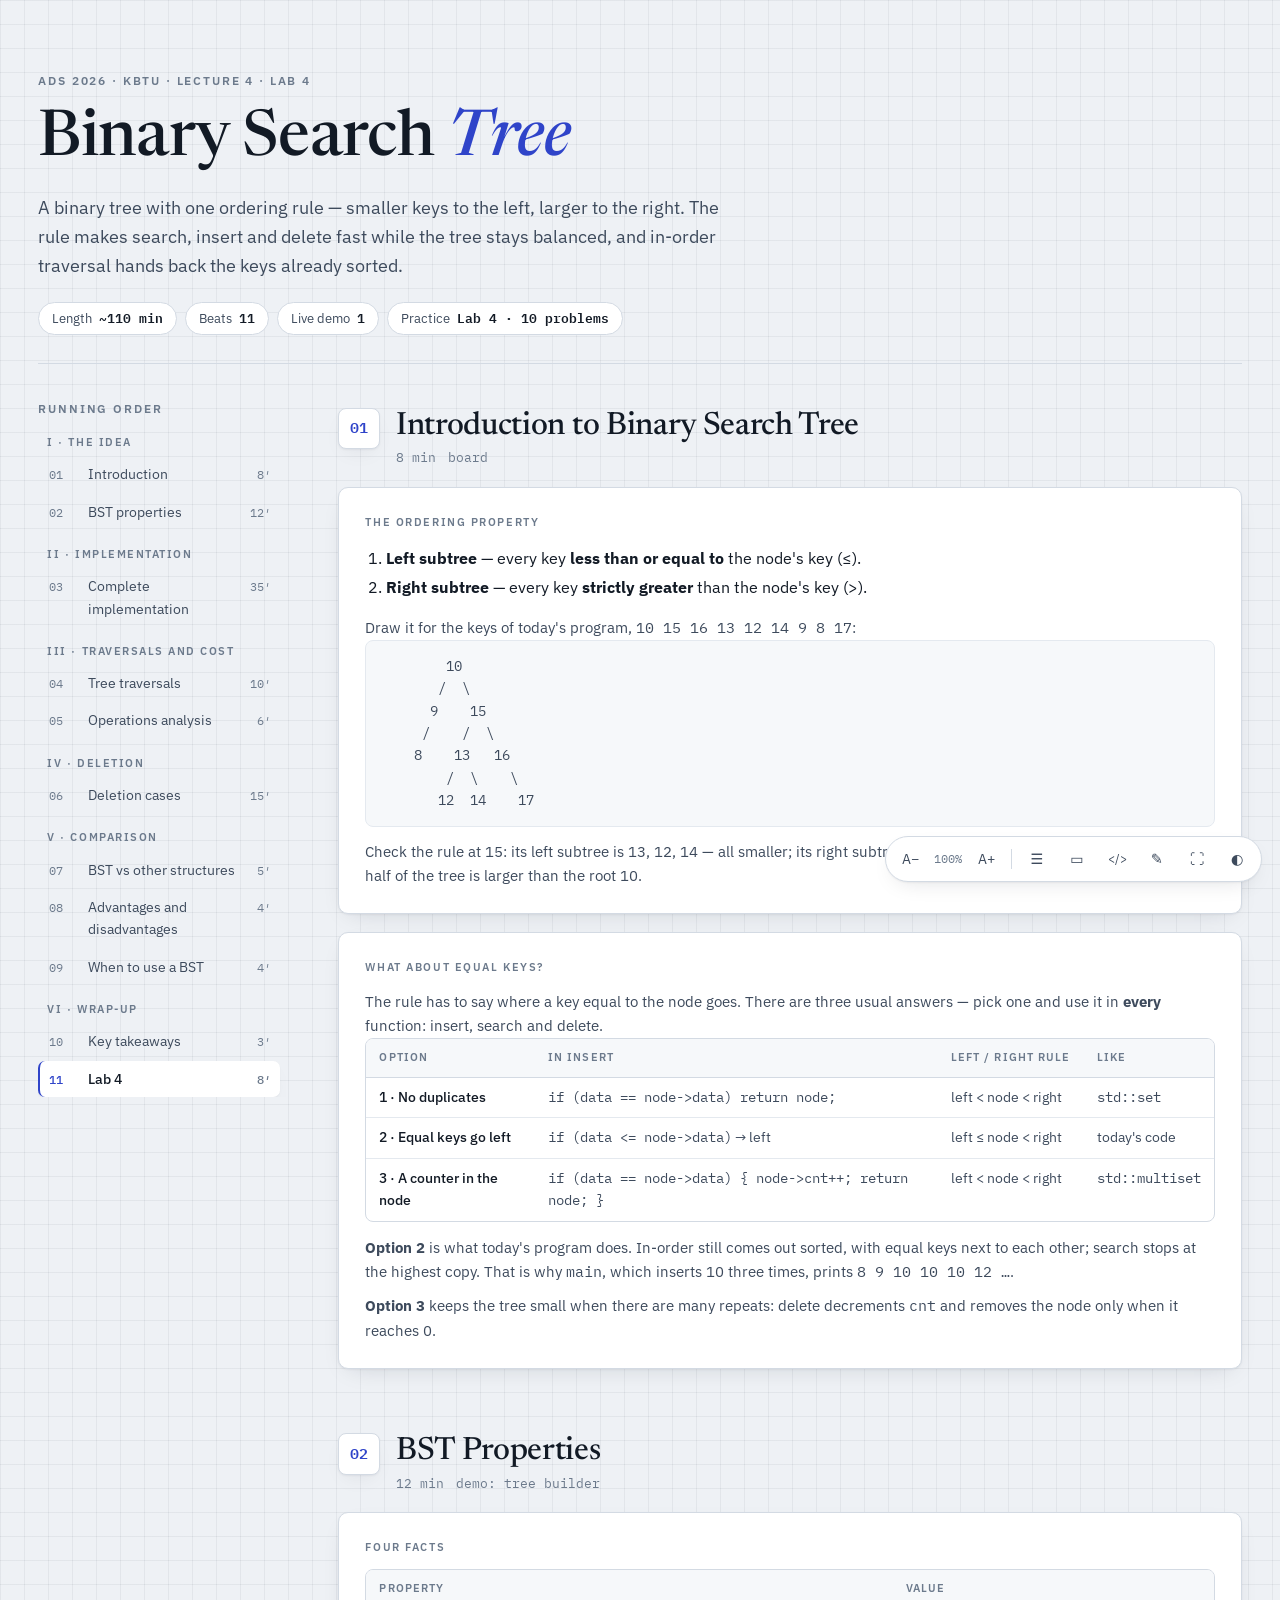
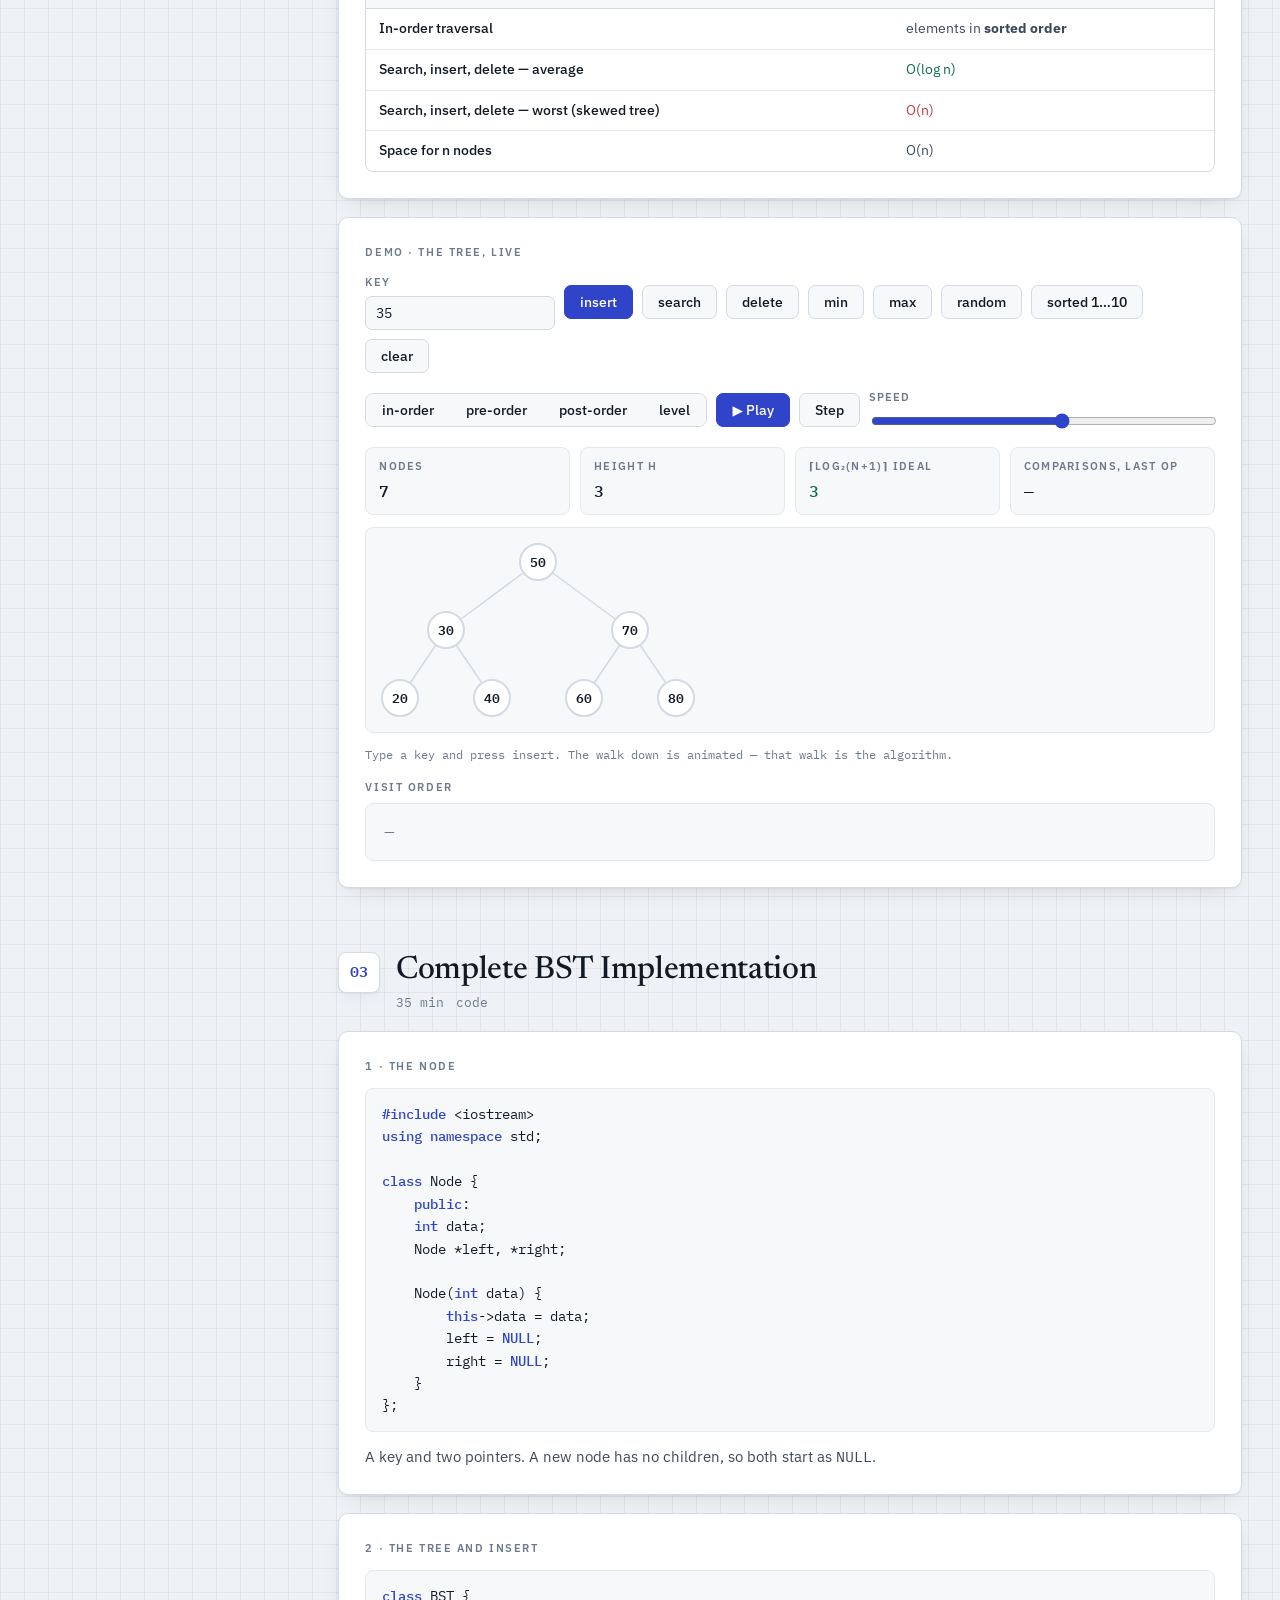
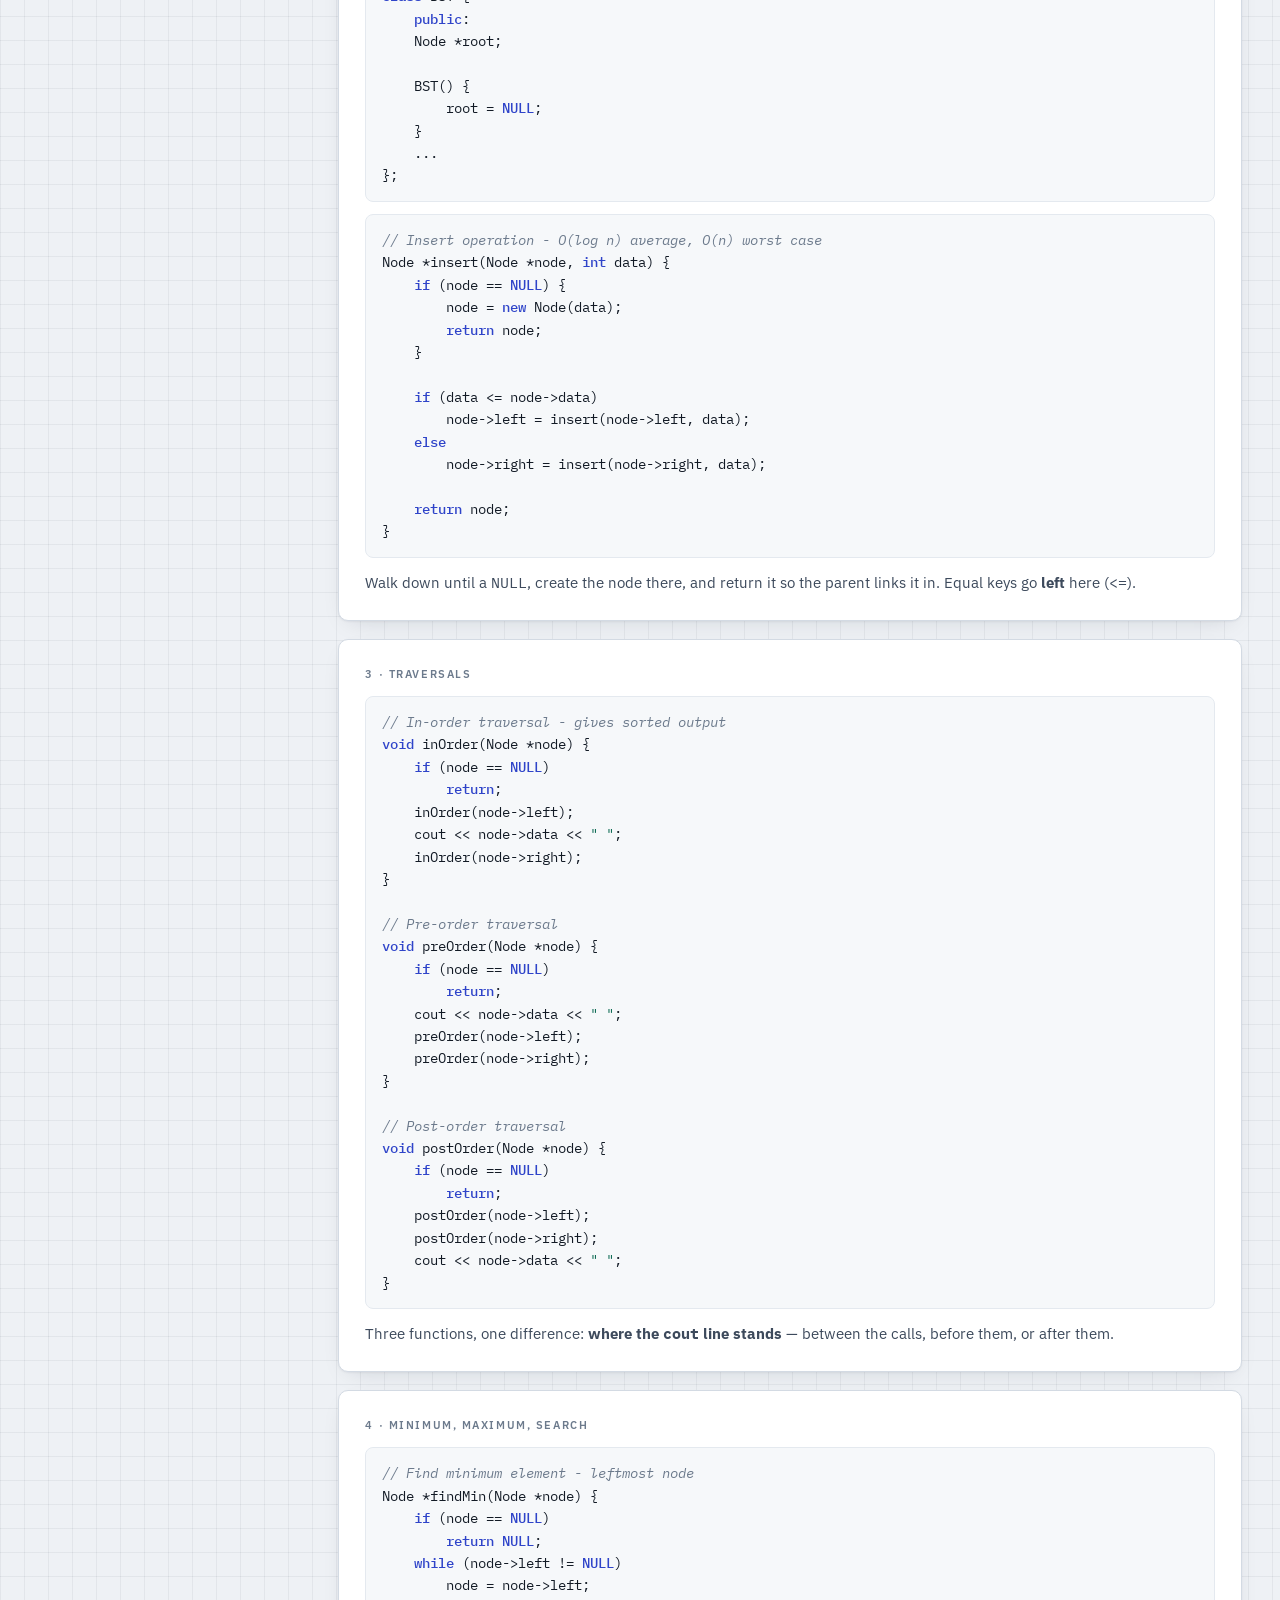
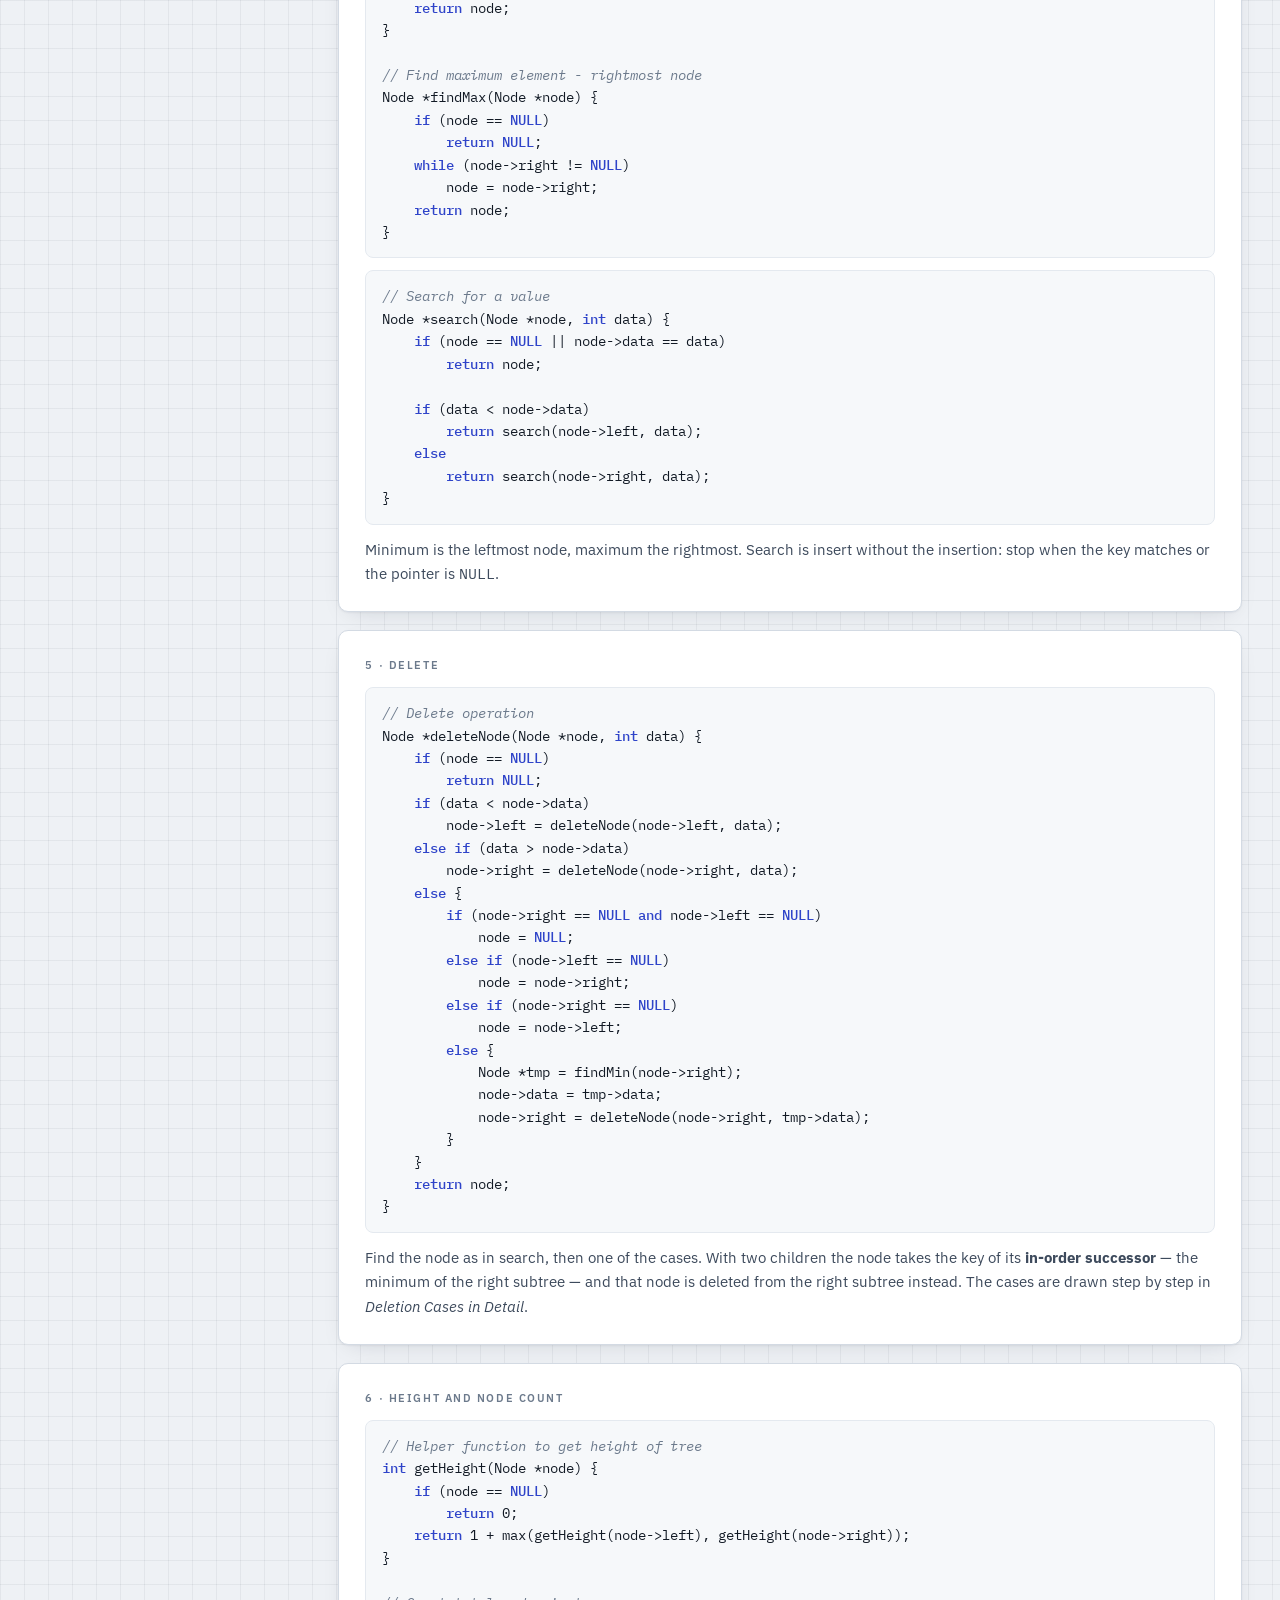
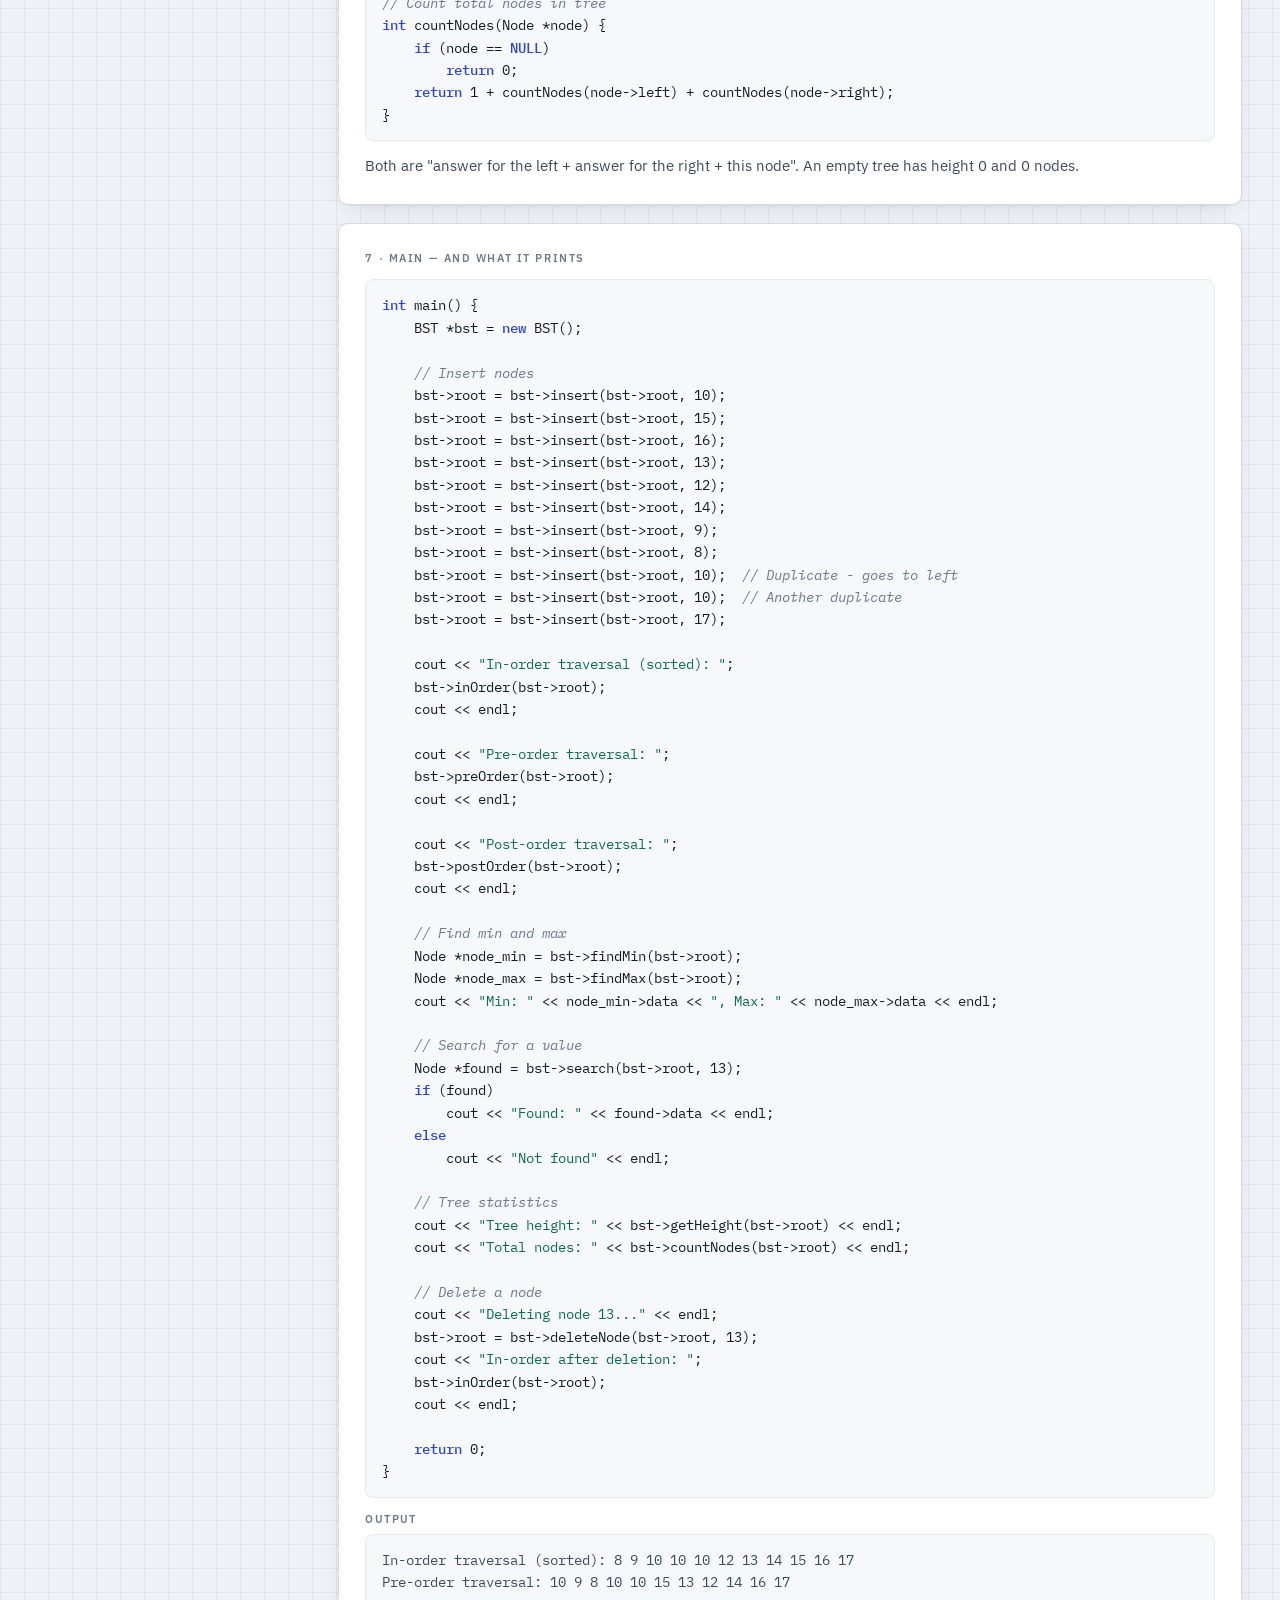
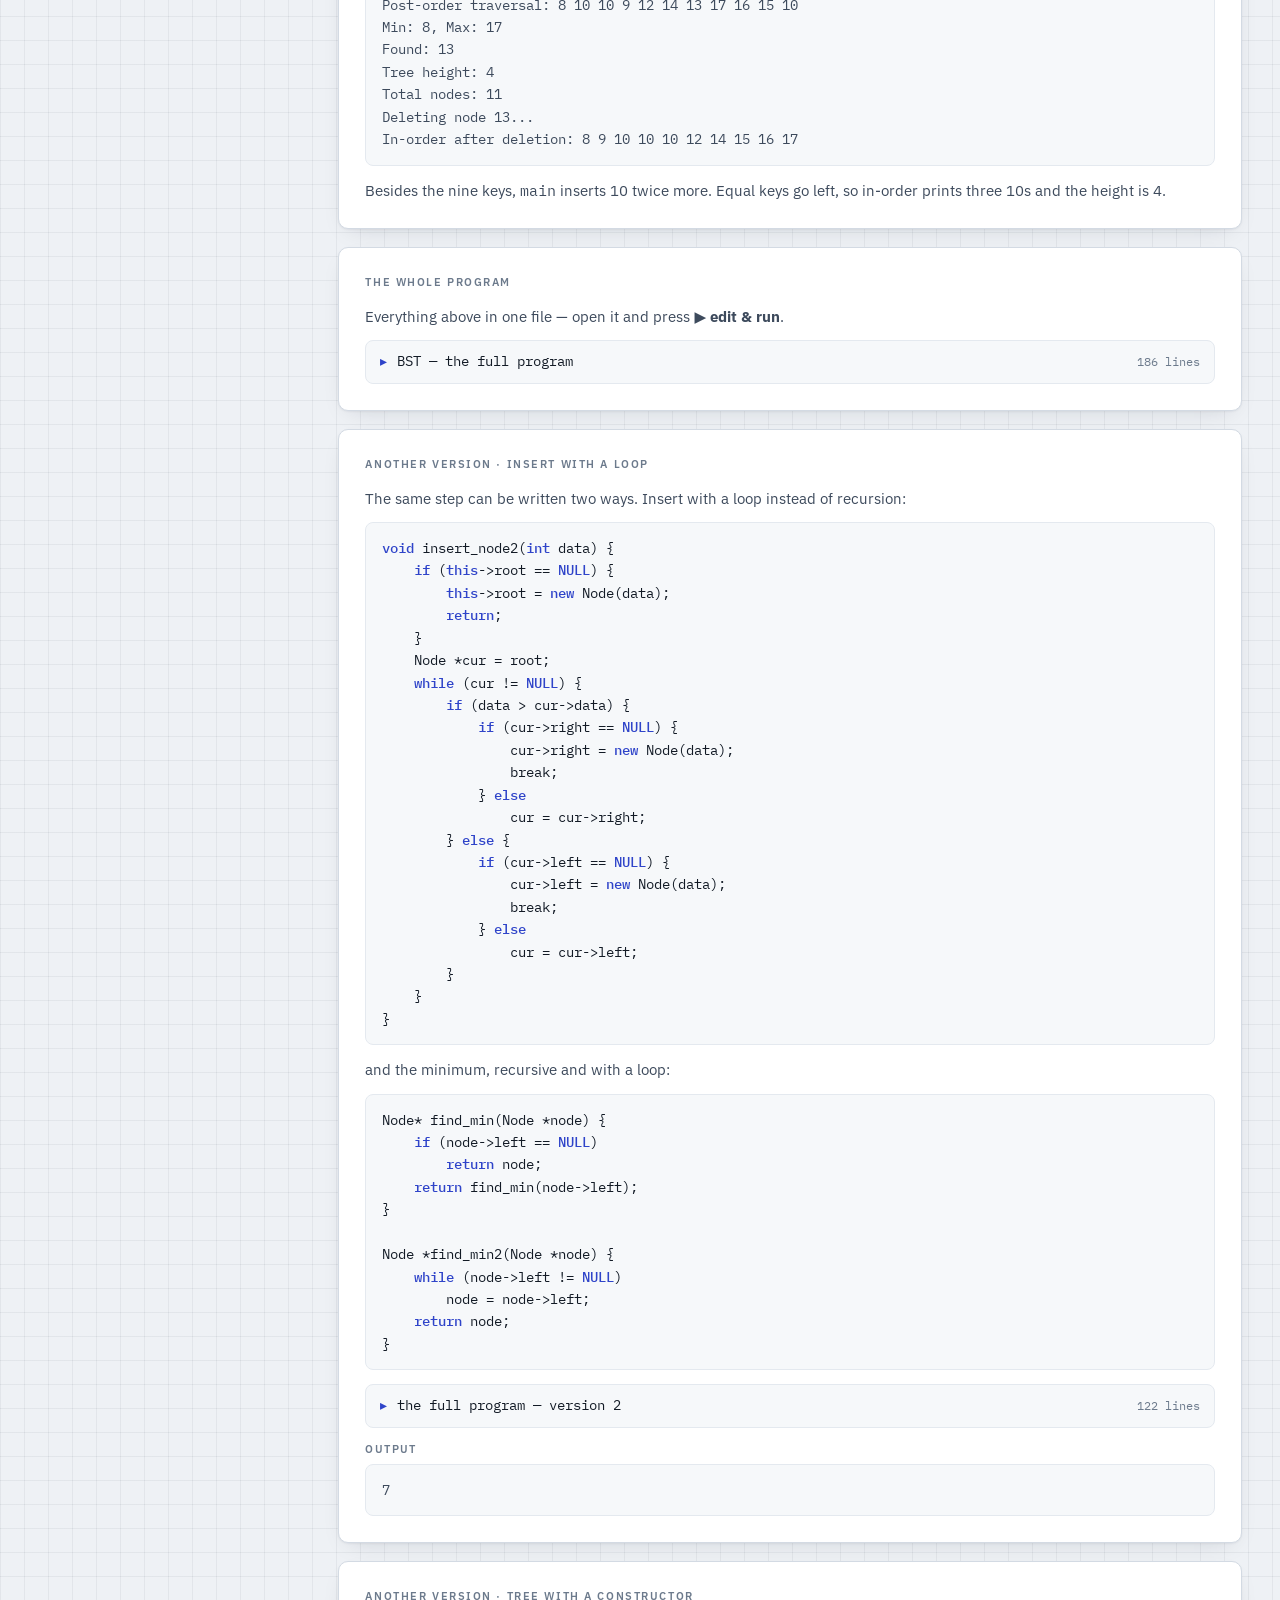
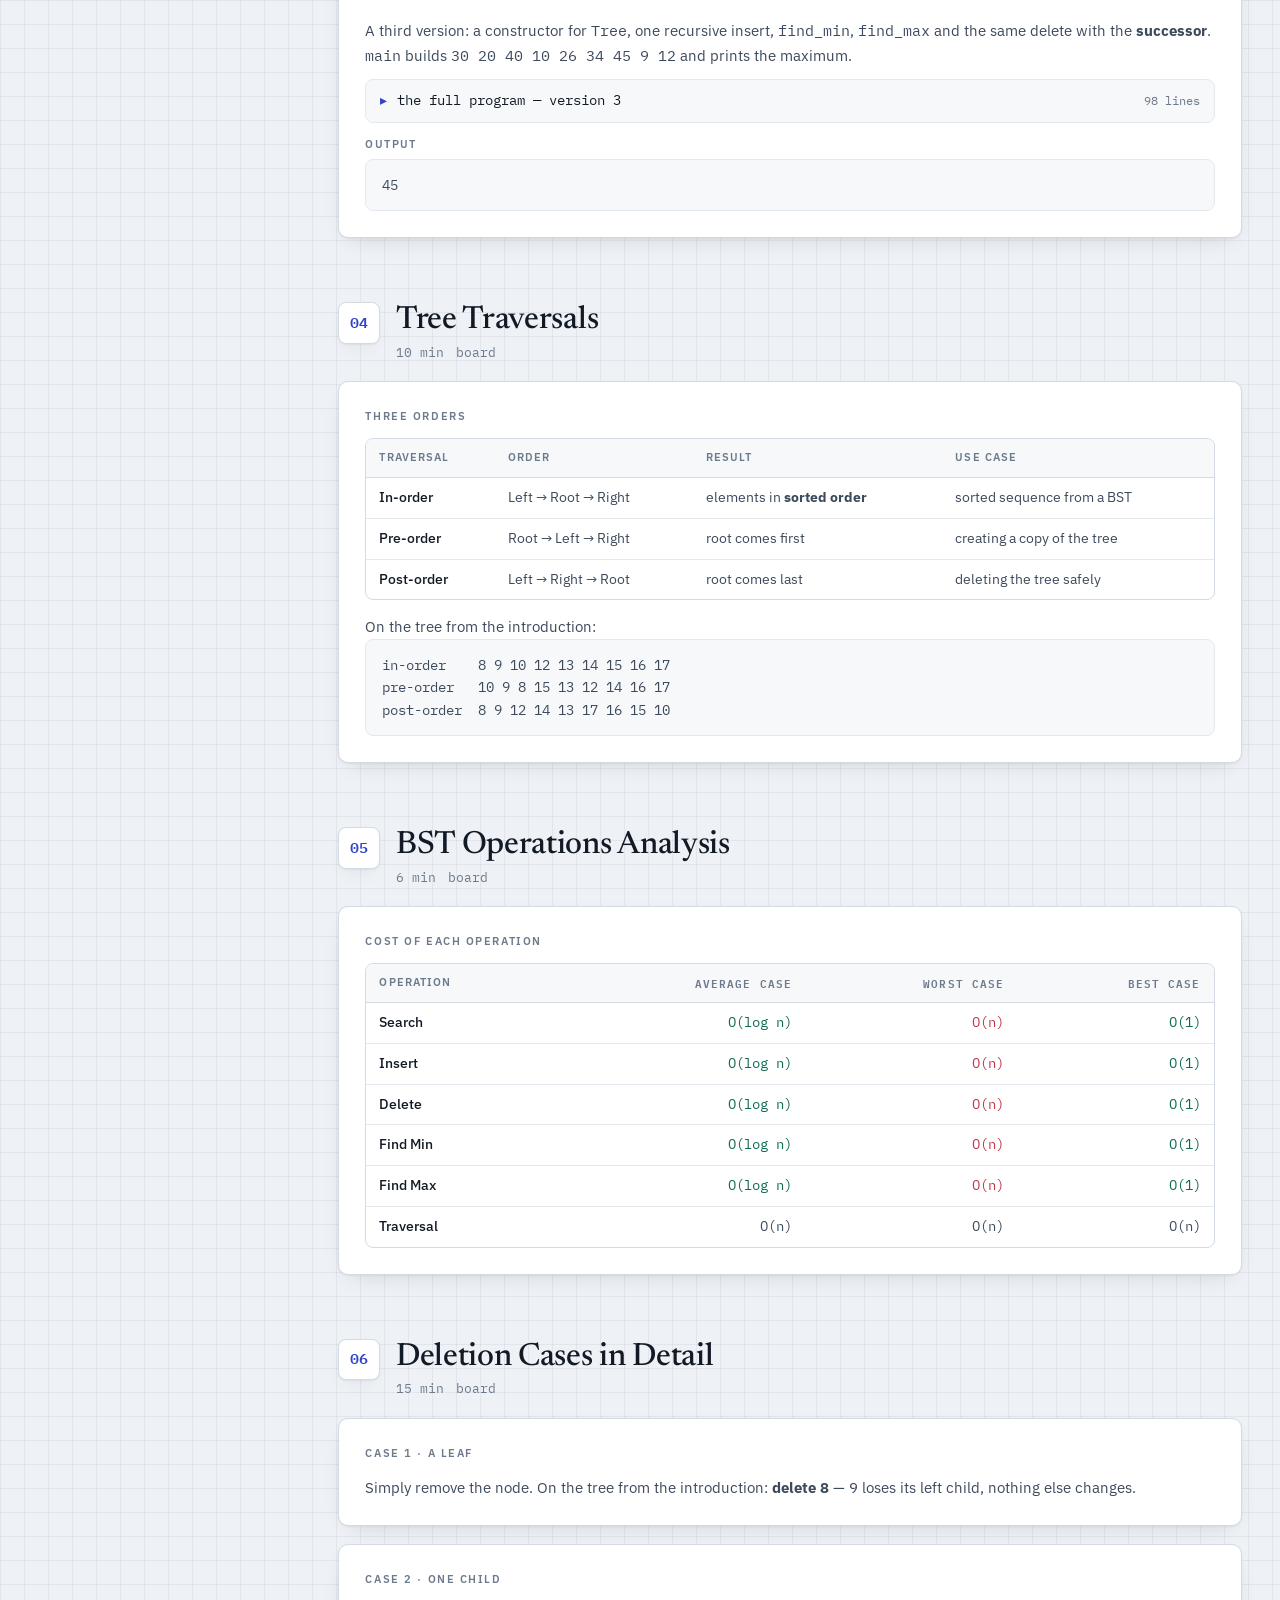
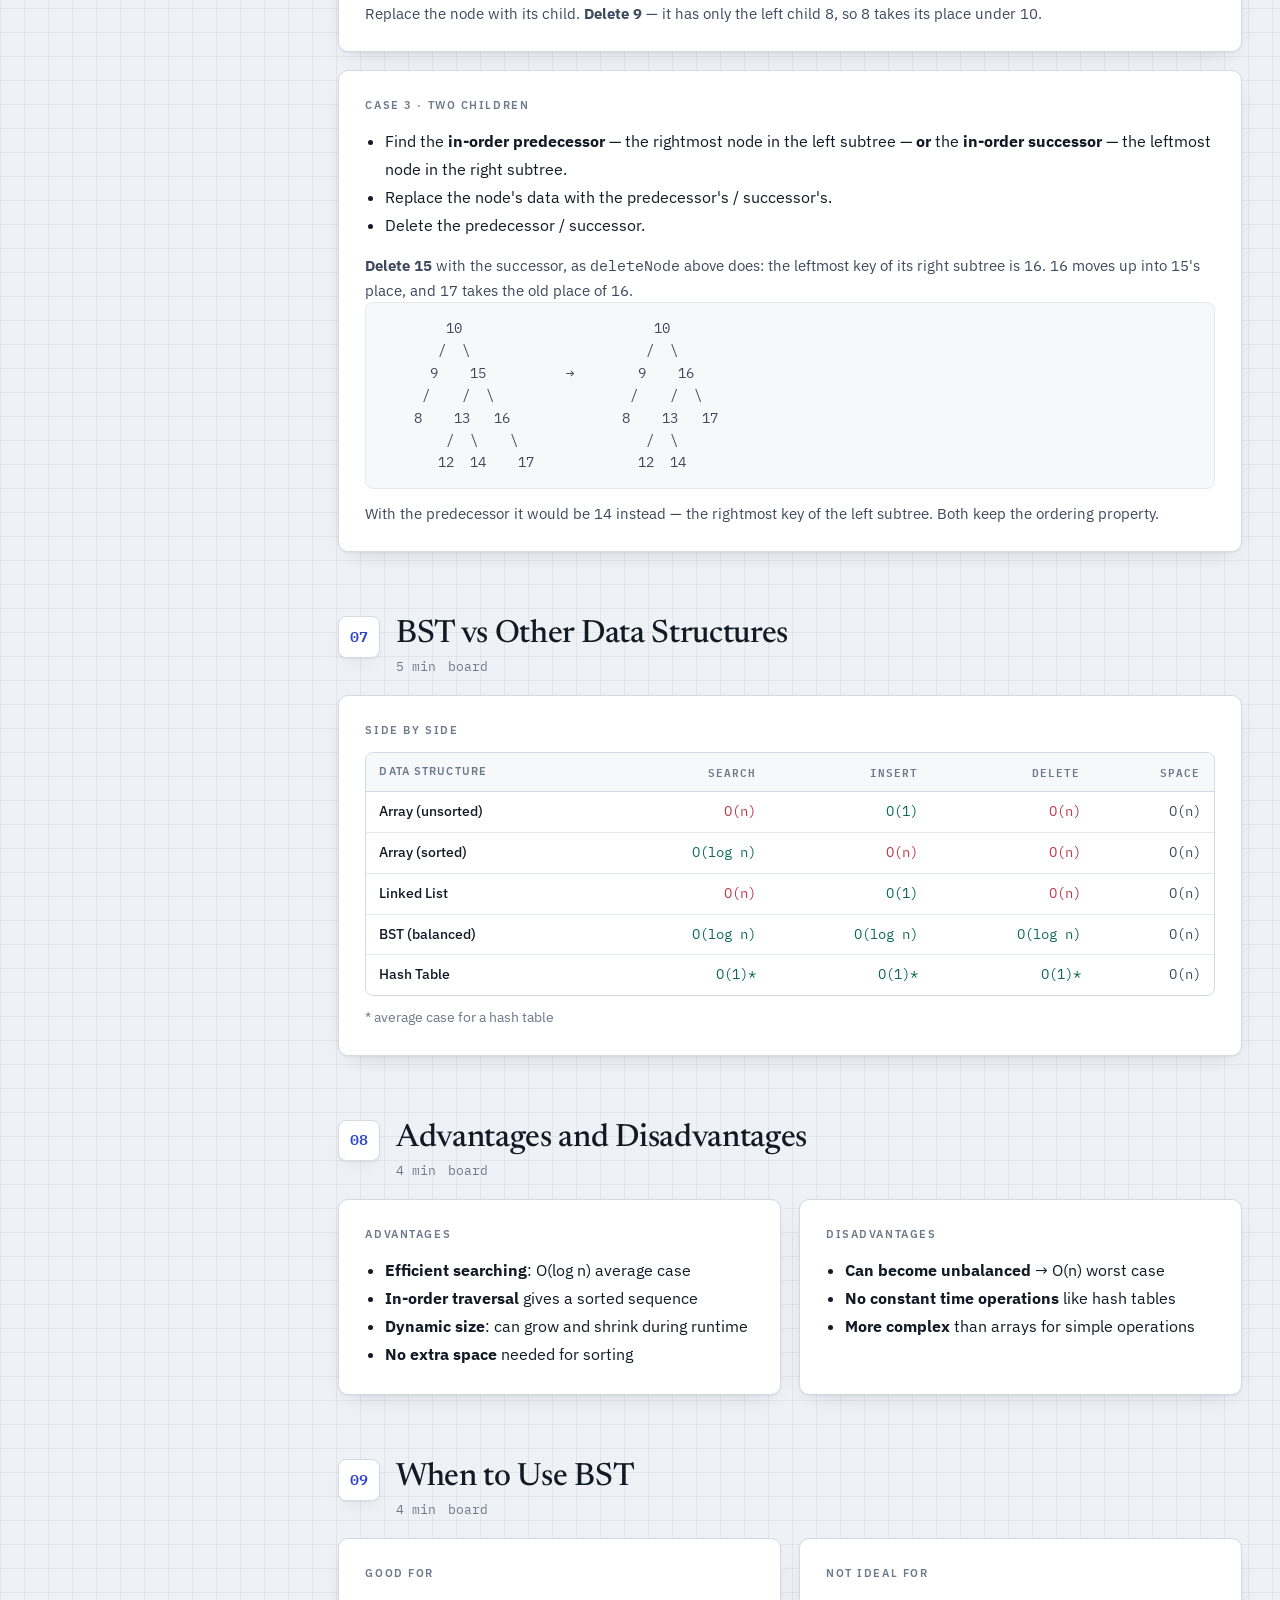
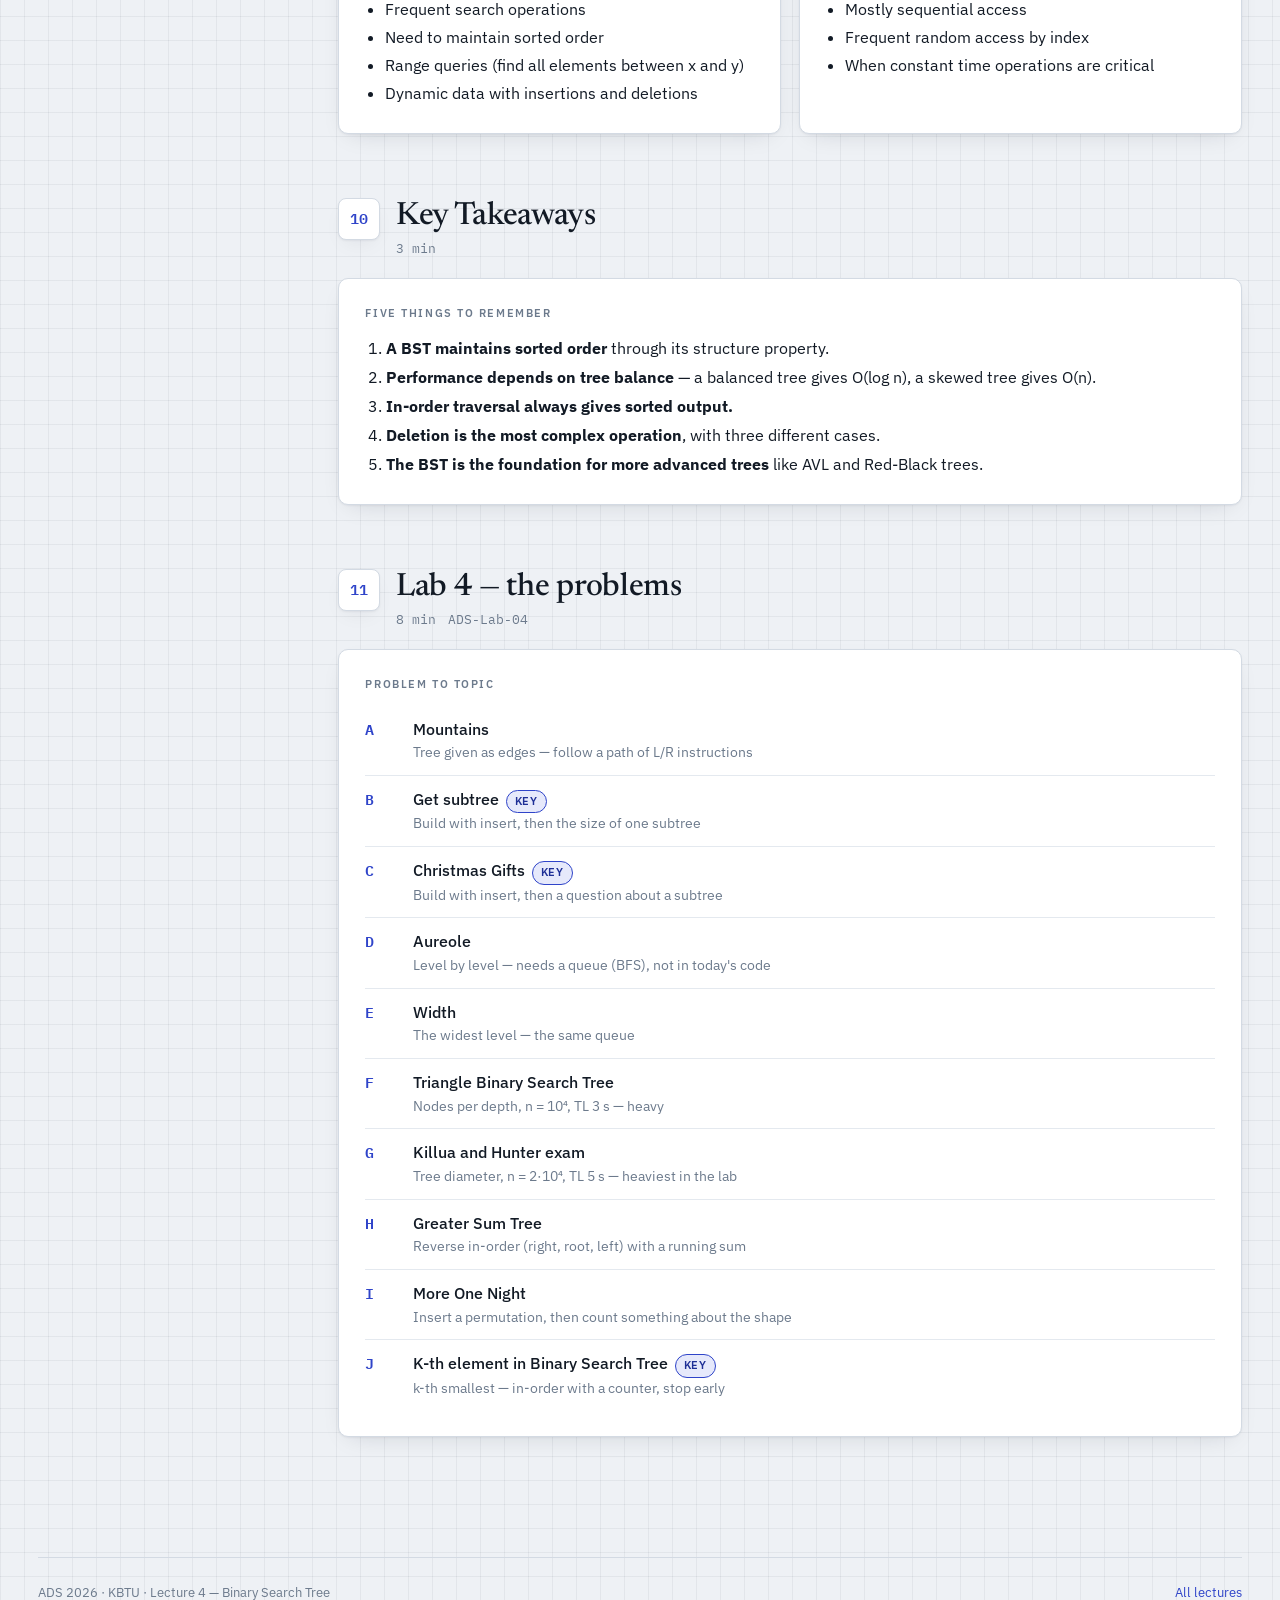
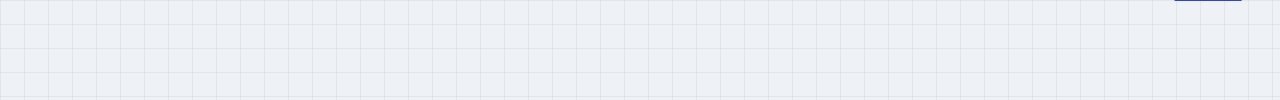
<file: lab04.html>
<!doctype html>
<html lang="en"><head>
<meta charset="utf-8">
<meta name="viewport" content="width=device-width,initial-scale=1">
<title>Binary Search Tree</title>
<link rel="preconnect" href="https://fonts.googleapis.com">
<link rel="preconnect" href="https://fonts.gstatic.com" crossorigin>
<link rel="stylesheet" href="https://fonts.googleapis.com/css2?family=IBM+Plex+Mono:wght@400;500;600&family=IBM+Plex+Sans:wght@400;500;600&family=Newsreader:ital,opsz,wght@0,6..72,400;0,6..72,500;0,6..72,600;1,6..72,400&display=swap">
<link rel="stylesheet" href="assets/notes.css?v=202611132233">
<link rel="stylesheet" href="assets/present.css?v=202611132233">
<link rel="stylesheet" href="assets/cpp.css?v=202611132233">
</head><body>
<div class="wrap">

<header class="masthead">
  <div class="eyebrow">ADS 2026 · KBTU · Lecture 4 · Lab 4</div>
  <h1>Binary Search <em>Tree</em></h1>
  <p class="dek">A binary tree with one ordering rule — smaller keys to the left, larger to the right. The rule makes search, insert and delete fast while the tree stays balanced, and in-order traversal hands back the keys already sorted.</p>
  <div class="facts"><span class="fact">Length <b>~110 min</b></span><span class="fact">Beats <b>11</b></span><span class="fact">Live demo <b>1</b></span><span class="fact">Practice <b>Lab 4 · 10 problems</b></span></div>
</header>

<div class="cols">

<nav class="rail" aria-label="Running order">
  <div class="rail-h">Running order</div>
  <div class="part">I · The idea</div>
  <ol>
    <li><a href="#b1"><span class="n">01</span><span>Introduction</span><span class="t">8′</span></a></li>
    <li><a href="#b2"><span class="n">02</span><span>BST properties</span><span class="t">12′</span></a></li>
  </ol>
  <div class="part">II · Implementation</div>
  <ol>
    <li><a href="#b3"><span class="n">03</span><span>Complete implementation</span><span class="t">35′</span></a></li>
  </ol>
  <div class="part">III · Traversals and cost</div>
  <ol>
    <li><a href="#b4"><span class="n">04</span><span>Tree traversals</span><span class="t">10′</span></a></li>
    <li><a href="#b5"><span class="n">05</span><span>Operations analysis</span><span class="t">6′</span></a></li>
  </ol>
  <div class="part">IV · Deletion</div>
  <ol>
    <li><a href="#b6"><span class="n">06</span><span>Deletion cases</span><span class="t">15′</span></a></li>
  </ol>
  <div class="part">V · Comparison</div>
  <ol>
    <li><a href="#b7"><span class="n">07</span><span>BST vs other structures</span><span class="t">5′</span></a></li>
    <li><a href="#b8"><span class="n">08</span><span>Advantages and disadvantages</span><span class="t">4′</span></a></li>
    <li><a href="#b9"><span class="n">09</span><span>When to use a BST</span><span class="t">4′</span></a></li>
  </ol>
  <div class="part">VI · Wrap-up</div>
  <ol>
    <li><a href="#b10"><span class="n">10</span><span>Key takeaways</span><span class="t">3′</span></a></li>
    <li><a href="#b11"><span class="n">11</span><span>Lab 4</span><span class="t">8′</span></a></li>
  </ol>
</nav>

<main>
<section class="beat" id="b1">
  <div class="beat-head">
    <div class="beat-n">01</div>
    <div>
      <h2>Introduction to Binary Search Tree</h2>
      <div class="sub"><span>8 min</span> <span>board</span></div>
    </div>
  </div>
  <div class="stack">
    <div class="card pad board"><h4>The ordering property</h4><ol style="margin:0;padding-left:1.3em;line-height:1.8"><li><strong>Left subtree</strong> — every key <strong>less than or equal to</strong> the node's key (≤).</li><li><strong>Right subtree</strong> — every key <strong>strictly greater</strong> than the node's key (&gt;).</li></ol><p style="margin-top:14px">Draw it for the keys of today's program, <span class="mono">10 15 16 13 12 14 9 8 17</span>:</p><pre class="out">        10
       /  \
      9    15
     /    /  \
    8    13   16
        /  \    \
       12  14    17</pre><p style="margin-top:12px">Check the rule at 15: its left subtree is 13, 12, 14 — all smaller; its right subtree is 16, 17 — all larger. And the whole right half of the tree is larger than the root 10.</p></div>
    <div class="card pad board"><h4>What about equal keys?</h4><p>The rule has to say where a key equal to the node goes. There are three usual answers — pick one and use it in <strong>every</strong> function: insert, search and delete.</p><div class="tw"><table><thead><tr><th>Option</th><th>In insert</th><th>Left / right rule</th><th>Like</th></tr></thead><tbody><tr><td class="k">1 · No duplicates</td><td><code>if (data == node-&gt;data) return node;</code></td><td>left &lt; node &lt; right</td><td><code>std::set</code></td></tr><tr><td class="k">2 · Equal keys go left</td><td><code>if (data &lt;= node-&gt;data)</code> → left</td><td>left ≤ node &lt; right</td><td>today's code</td></tr><tr><td class="k">3 · A counter in the node</td><td><code>if (data == node-&gt;data) { node-&gt;cnt++; return node; }</code></td><td>left &lt; node &lt; right</td><td><code>std::multiset</code></td></tr></tbody></table></div><p style="margin-top:13px"><strong>Option 2</strong> is what today's program does. In-order still comes out sorted, with equal keys next to each other; search stops at the highest copy. That is why <span class="mono">main</span>, which inserts 10 three times, prints <span class="mono">8 9 10 10 10 12 …</span>.</p><p style="margin-top:10px"><strong>Option 3</strong> keeps the tree small when there are many repeats: delete decrements <span class="mono">cnt</span> and removes the node only when it reaches 0.</p></div>
  </div>
</section>

<section class="beat" id="b2">
  <div class="beat-head">
    <div class="beat-n">02</div>
    <div>
      <h2>BST Properties</h2>
      <div class="sub"><span>12 min</span> <span>demo: tree builder</span></div>
    </div>
  </div>
  <div class="stack">
    <div class="card pad board"><h4>Four facts</h4><div class="tw"><table><thead><tr><th>Property</th><th>Value</th></tr></thead><tbody><tr><td class="k">In-order traversal</td><td>elements in <strong>sorted order</strong></td></tr><tr><td class="k">Search, insert, delete — average</td><td><span style="color:var(--prime)">O(log n)</span></td></tr><tr><td class="k">Search, insert, delete — worst (skewed tree)</td><td><span style="color:var(--mark)">O(n)</span></td></tr><tr><td class="k">Space for n nodes</td><td>O(n)</td></tr></tbody></table></div></div>
    <div class="card pad demo"><h4>Demo · the tree, live</h4><div class="ctl"><label class="f" style="flex:0 0 110px"><span>key</span><input type="number" id="bsv" value="35"></label><button class="pri" id="bsins">insert</button><button id="bssearch">search</button><button id="bsdel">delete</button><button id="bsmin">min</button><button id="bsmax">max</button><button id="bsrand">random</button><button id="bssorted">sorted 1…10</button><button id="bsclear">clear</button></div><div class="ctl"><div class="seg" id="bstrav"><button data-t="in">in-order</button><button data-t="pre">pre-order</button><button data-t="post">post-order</button><button data-t="level">level</button></div><button class="pri" id="bsplay">▶ Play</button><button id="bsstep">Step</button><label class="f" style="flex:1 1 130px"><span>speed</span><input type="range" id="bsspeed" min="1" max="10" value="6"></label></div><div class="readout" style="margin-top:0;margin-bottom:12px"><div class="stat"><div class="lab">nodes</div><div class="val" id="bsn">0</div></div><div class="stat"><div class="lab">height h</div><div class="val" id="bsh">0</div></div><div class="stat good"><div class="lab">⌈log₂(n+1)⌉ ideal</div><div class="val" id="bsideal">0</div></div><div class="stat"><div class="lab">comparisons, last op</div><div class="val" id="bscmp">—</div></div></div><div id="bswrap" style="overflow:auto;border:1px solid var(--line-soft);border-radius:8px;background:var(--surface-2);padding:6px"><svg id="bssvg" style="display:block"></svg></div><div class="log" id="bslog">Type a key and press insert. The walk down is animated — that walk is the algorithm.</div><div style="font-size:.7rem;letter-spacing:.14em;text-transform:uppercase;color:var(--ink-3);font-weight:600;margin:14px 0 6px">visit order</div><div class="track" id="bsout" style="flex-wrap:wrap;min-height:58px"></div></div>
  </div>
</section>

<section class="beat" id="b3">
  <div class="beat-head">
    <div class="beat-n">03</div>
    <div>
      <h2>Complete BST Implementation</h2>
      <div class="sub"><span>35 min</span> <span>code</span></div>
    </div>
  </div>
  <div class="stack">
    <div class="card pad board"><h4>1 · The node</h4><pre><span class="k">#include</span> &lt;iostream&gt;
<span class="k">using</span> <span class="k">namespace</span> std;

<span class="k">class</span> Node {
    <span class="k">public</span>:
    <span class="k">int</span> data;
    Node *left, *right;

    Node(<span class="k">int</span> data) {
        <span class="k">this</span>-&gt;data = data;
        left = <span class="k">NULL</span>;
        right = <span class="k">NULL</span>;
    }
};</pre><p style="margin-top:12px">A key and two pointers. A new node has no children, so both start as <span class="mono">NULL</span>.</p></div>
    <div class="card pad board"><h4>2 · The tree and insert</h4><pre><span class="k">class</span> BST {
    <span class="k">public</span>:
    Node *root;

    BST() {
        root = <span class="k">NULL</span>;
    }
    ...
};</pre><div style="margin-top:12px"></div><pre><span class="c">// Insert operation - O(log n) average, O(n) worst case</span>
Node *insert(Node *node, <span class="k">int</span> data) {
    <span class="k">if</span> (node == <span class="k">NULL</span>) {
        node = <span class="k">new</span> Node(data);
        <span class="k">return</span> node;
    }

    <span class="k">if</span> (data &lt;= node-&gt;data) 
        node-&gt;left = insert(node-&gt;left, data);
    <span class="k">else</span>
        node-&gt;right = insert(node-&gt;right, data);

    <span class="k">return</span> node;
}</pre><p style="margin-top:12px">Walk down until a <span class="mono">NULL</span>, create the node there, and return it so the parent links it in. Equal keys go <strong>left</strong> here (<code>&lt;=</code>).</p></div>
    <div class="card pad board"><h4>3 · Traversals</h4><pre><span class="c">// In-order traversal - gives sorted output</span>
<span class="k">void</span> inOrder(Node *node) {
    <span class="k">if</span> (node == <span class="k">NULL</span>)
        <span class="k">return</span>;
    inOrder(node-&gt;left);
    cout &lt;&lt; node-&gt;data &lt;&lt; <span class="s">" "</span>;
    inOrder(node-&gt;right);
}

<span class="c">// Pre-order traversal</span>
<span class="k">void</span> preOrder(Node *node) {
    <span class="k">if</span> (node == <span class="k">NULL</span>)
        <span class="k">return</span>;
    cout &lt;&lt; node-&gt;data &lt;&lt; <span class="s">" "</span>;
    preOrder(node-&gt;left);
    preOrder(node-&gt;right);
}

<span class="c">// Post-order traversal</span>
<span class="k">void</span> postOrder(Node *node) {
    <span class="k">if</span> (node == <span class="k">NULL</span>)
        <span class="k">return</span>;
    postOrder(node-&gt;left);
    postOrder(node-&gt;right);
    cout &lt;&lt; node-&gt;data &lt;&lt; <span class="s">" "</span>;
}</pre><p style="margin-top:12px">Three functions, one difference: <strong>where the <code>cout</code> line stands</strong> — between the calls, before them, or after them.</p></div>
    <div class="card pad board"><h4>4 · Minimum, maximum, search</h4><pre><span class="c">// Find minimum element - leftmost node</span>
Node *findMin(Node *node) {
    <span class="k">if</span> (node == <span class="k">NULL</span>)
        <span class="k">return</span> <span class="k">NULL</span>;
    <span class="k">while</span> (node-&gt;left != <span class="k">NULL</span>)
        node = node-&gt;left;
    <span class="k">return</span> node;
}

<span class="c">// Find maximum element - rightmost node</span>
Node *findMax(Node *node) {
    <span class="k">if</span> (node == <span class="k">NULL</span>)
        <span class="k">return</span> <span class="k">NULL</span>;
    <span class="k">while</span> (node-&gt;right != <span class="k">NULL</span>)
        node = node-&gt;right;
    <span class="k">return</span> node;
}</pre><div style="margin-top:12px"></div><pre><span class="c">// Search for a value</span>
Node *search(Node *node, <span class="k">int</span> data) {
    <span class="k">if</span> (node == <span class="k">NULL</span> || node-&gt;data == data)
        <span class="k">return</span> node;
    
    <span class="k">if</span> (data &lt; node-&gt;data)
        <span class="k">return</span> search(node-&gt;left, data);
    <span class="k">else</span>
        <span class="k">return</span> search(node-&gt;right, data);
}</pre><p style="margin-top:12px">Minimum is the leftmost node, maximum the rightmost. Search is insert without the insertion: stop when the key matches or the pointer is <span class="mono">NULL</span>.</p></div>
    <div class="card pad board"><h4>5 · Delete</h4><pre><span class="c">// Delete operation</span>
Node *deleteNode(Node *node, <span class="k">int</span> data) {
    <span class="k">if</span> (node == <span class="k">NULL</span>)
        <span class="k">return</span> <span class="k">NULL</span>;
    <span class="k">if</span> (data &lt; node-&gt;data)
        node-&gt;left = deleteNode(node-&gt;left, data);
    <span class="k">else</span> <span class="k">if</span> (data &gt; node-&gt;data)
        node-&gt;right = deleteNode(node-&gt;right, data);
    <span class="k">else</span> {
        <span class="k">if</span> (node-&gt;right == <span class="k">NULL</span> <span class="k">and</span> node-&gt;left == <span class="k">NULL</span>)
            node = <span class="k">NULL</span>;
        <span class="k">else</span> <span class="k">if</span> (node-&gt;left == <span class="k">NULL</span>)
            node = node-&gt;right;
        <span class="k">else</span> <span class="k">if</span> (node-&gt;right == <span class="k">NULL</span>)
            node = node-&gt;left;
        <span class="k">else</span> {
            Node *tmp = findMin(node-&gt;right);
            node-&gt;data = tmp-&gt;data;
            node-&gt;right = deleteNode(node-&gt;right, tmp-&gt;data);
        }
    }
    <span class="k">return</span> node;
}</pre><p style="margin-top:12px">Find the node as in search, then one of the cases. With two children the node takes the key of its <strong>in-order successor</strong> — the minimum of the right subtree — and that node is deleted from the right subtree instead. The cases are drawn step by step in <em>Deletion Cases in Detail</em>.</p></div>
    <div class="card pad board"><h4>6 · Height and node count</h4><pre><span class="c">// Helper function to get height of tree</span>
<span class="k">int</span> getHeight(Node *node) {
    <span class="k">if</span> (node == <span class="k">NULL</span>)
        <span class="k">return</span> 0;
    <span class="k">return</span> 1 + max(getHeight(node-&gt;left), getHeight(node-&gt;right));
}

<span class="c">// Count total nodes in tree</span>
<span class="k">int</span> countNodes(Node *node) {
    <span class="k">if</span> (node == <span class="k">NULL</span>)
        <span class="k">return</span> 0;
    <span class="k">return</span> 1 + countNodes(node-&gt;left) + countNodes(node-&gt;right);
}</pre><p style="margin-top:12px">Both are "answer for the left + answer for the right + this node". An empty tree has height 0 and 0 nodes.</p></div>
    <div class="card pad board"><h4>7 · main — and what it prints</h4><pre><span class="k">int</span> main() {
    BST *bst = <span class="k">new</span> BST();
    
    <span class="c">// Insert nodes</span>
    bst-&gt;root = bst-&gt;insert(bst-&gt;root, 10);
    bst-&gt;root = bst-&gt;insert(bst-&gt;root, 15);
    bst-&gt;root = bst-&gt;insert(bst-&gt;root, 16);
    bst-&gt;root = bst-&gt;insert(bst-&gt;root, 13);
    bst-&gt;root = bst-&gt;insert(bst-&gt;root, 12);
    bst-&gt;root = bst-&gt;insert(bst-&gt;root, 14);
    bst-&gt;root = bst-&gt;insert(bst-&gt;root, 9);
    bst-&gt;root = bst-&gt;insert(bst-&gt;root, 8);
    bst-&gt;root = bst-&gt;insert(bst-&gt;root, 10);  <span class="c">// Duplicate - goes to left</span>
    bst-&gt;root = bst-&gt;insert(bst-&gt;root, 10);  <span class="c">// Another duplicate</span>
    bst-&gt;root = bst-&gt;insert(bst-&gt;root, 17);

    cout &lt;&lt; <span class="s">"In-order traversal (sorted): "</span>;
    bst-&gt;inOrder(bst-&gt;root);
    cout &lt;&lt; endl;

    cout &lt;&lt; <span class="s">"Pre-order traversal: "</span>;
    bst-&gt;preOrder(bst-&gt;root);
    cout &lt;&lt; endl;

    cout &lt;&lt; <span class="s">"Post-order traversal: "</span>;
    bst-&gt;postOrder(bst-&gt;root);
    cout &lt;&lt; endl;

    <span class="c">// Find min and max</span>
    Node *node_min = bst-&gt;findMin(bst-&gt;root);
    Node *node_max = bst-&gt;findMax(bst-&gt;root);
    cout &lt;&lt; <span class="s">"Min: "</span> &lt;&lt; node_min-&gt;data &lt;&lt; <span class="s">", Max: "</span> &lt;&lt; node_max-&gt;data &lt;&lt; endl;

    <span class="c">// Search for a value</span>
    Node *found = bst-&gt;search(bst-&gt;root, 13);
    <span class="k">if</span> (found)
        cout &lt;&lt; <span class="s">"Found: "</span> &lt;&lt; found-&gt;data &lt;&lt; endl;
    <span class="k">else</span>
        cout &lt;&lt; <span class="s">"Not found"</span> &lt;&lt; endl;

    <span class="c">// Tree statistics</span>
    cout &lt;&lt; <span class="s">"Tree height: "</span> &lt;&lt; bst-&gt;getHeight(bst-&gt;root) &lt;&lt; endl;
    cout &lt;&lt; <span class="s">"Total nodes: "</span> &lt;&lt; bst-&gt;countNodes(bst-&gt;root) &lt;&lt; endl;

    <span class="c">// Delete a node</span>
    cout &lt;&lt; <span class="s">"Deleting node 13..."</span> &lt;&lt; endl;
    bst-&gt;root = bst-&gt;deleteNode(bst-&gt;root, 13);
    cout &lt;&lt; <span class="s">"In-order after deletion: "</span>;
    bst-&gt;inOrder(bst-&gt;root);
    cout &lt;&lt; endl;

    <span class="k">return</span> 0;
}</pre><div class="out-lbl">output</div><pre class="out">In-order traversal (sorted): 8 9 10 10 10 12 13 14 15 16 17
Pre-order traversal: 10 9 8 10 10 15 13 12 14 16 17
Post-order traversal: 8 10 10 9 12 14 13 17 16 15 10
Min: 8, Max: 17
Found: 13
Tree height: 4
Total nodes: 11
Deleting node 13...
In-order after deletion: 8 9 10 10 10 12 14 15 16 17</pre><p style="margin-top:12px">Besides the nine keys, <span class="mono">main</span> inserts 10 twice more. Equal keys go left, so in-order prints three 10s and the height is 4.</p></div>
    <div class="card pad board"><h4>The whole program</h4><p>Everything above in one file — open it and press <strong>▶ edit &amp; run</strong>.</p><div style="margin-top:12px"><details class="code"><summary>BST — the full program<span class="lines">186 lines</span></summary><pre><span class="k">#include</span> &lt;iostream&gt;
<span class="k">using</span> <span class="k">namespace</span> std;

<span class="k">class</span> Node {
    <span class="k">public</span>:
    <span class="k">int</span> data;
    Node *left, *right;

    Node(<span class="k">int</span> data) {
        <span class="k">this</span>-&gt;data = data;
        left = <span class="k">NULL</span>;
        right = <span class="k">NULL</span>;
    }
};

<span class="k">class</span> BST {
    <span class="k">public</span>:
    Node *root;

    BST() {
        root = <span class="k">NULL</span>;
    }

    <span class="c">// Insert operation - O(log n) average, O(n) worst case</span>
    Node *insert(Node *node, <span class="k">int</span> data) {
        <span class="k">if</span> (node == <span class="k">NULL</span>) {
            node = <span class="k">new</span> Node(data);
            <span class="k">return</span> node;
        }

        <span class="k">if</span> (data &lt;= node-&gt;data) 
            node-&gt;left = insert(node-&gt;left, data);
        <span class="k">else</span>
            node-&gt;right = insert(node-&gt;right, data);

        <span class="k">return</span> node;
    }

    <span class="c">// In-order traversal - gives sorted output</span>
    <span class="k">void</span> inOrder(Node *node) {
        <span class="k">if</span> (node == <span class="k">NULL</span>)
            <span class="k">return</span>;
        inOrder(node-&gt;left);
        cout &lt;&lt; node-&gt;data &lt;&lt; <span class="s">" "</span>;
        inOrder(node-&gt;right);
    }

    <span class="c">// Pre-order traversal</span>
    <span class="k">void</span> preOrder(Node *node) {
        <span class="k">if</span> (node == <span class="k">NULL</span>)
            <span class="k">return</span>;
        cout &lt;&lt; node-&gt;data &lt;&lt; <span class="s">" "</span>;
        preOrder(node-&gt;left);
        preOrder(node-&gt;right);
    }

    <span class="c">// Post-order traversal</span>
    <span class="k">void</span> postOrder(Node *node) {
        <span class="k">if</span> (node == <span class="k">NULL</span>)
            <span class="k">return</span>;
        postOrder(node-&gt;left);
        postOrder(node-&gt;right);
        cout &lt;&lt; node-&gt;data &lt;&lt; <span class="s">" "</span>;
    }

    <span class="c">// Find minimum element - leftmost node</span>
    Node *findMin(Node *node) {
        <span class="k">if</span> (node == <span class="k">NULL</span>)
            <span class="k">return</span> <span class="k">NULL</span>;
        <span class="k">while</span> (node-&gt;left != <span class="k">NULL</span>)
            node = node-&gt;left;
        <span class="k">return</span> node;
    }

    <span class="c">// Find maximum element - rightmost node</span>
    Node *findMax(Node *node) {
        <span class="k">if</span> (node == <span class="k">NULL</span>)
            <span class="k">return</span> <span class="k">NULL</span>;
        <span class="k">while</span> (node-&gt;right != <span class="k">NULL</span>)
            node = node-&gt;right;
        <span class="k">return</span> node;
    }

    <span class="c">// Search for a value</span>
    Node *search(Node *node, <span class="k">int</span> data) {
        <span class="k">if</span> (node == <span class="k">NULL</span> || node-&gt;data == data)
            <span class="k">return</span> node;
        
        <span class="k">if</span> (data &lt; node-&gt;data)
            <span class="k">return</span> search(node-&gt;left, data);
        <span class="k">else</span>
            <span class="k">return</span> search(node-&gt;right, data);
    }

    <span class="c">// Delete operation</span>
    Node *deleteNode(Node *node, <span class="k">int</span> data) {
        <span class="k">if</span> (node == <span class="k">NULL</span>)
            <span class="k">return</span> <span class="k">NULL</span>;
        <span class="k">if</span> (data &lt; node-&gt;data)
            node-&gt;left = deleteNode(node-&gt;left, data);
        <span class="k">else</span> <span class="k">if</span> (data &gt; node-&gt;data)
            node-&gt;right = deleteNode(node-&gt;right, data);
        <span class="k">else</span> {
            <span class="k">if</span> (node-&gt;right == <span class="k">NULL</span> <span class="k">and</span> node-&gt;left == <span class="k">NULL</span>)
                node = <span class="k">NULL</span>;
            <span class="k">else</span> <span class="k">if</span> (node-&gt;left == <span class="k">NULL</span>)
                node = node-&gt;right;
            <span class="k">else</span> <span class="k">if</span> (node-&gt;right == <span class="k">NULL</span>)
                node = node-&gt;left;
            <span class="k">else</span> {
                Node *tmp = findMin(node-&gt;right);
                node-&gt;data = tmp-&gt;data;
                node-&gt;right = deleteNode(node-&gt;right, tmp-&gt;data);
            }
        }
        <span class="k">return</span> node;
    }

    <span class="c">// Helper function to get height of tree</span>
    <span class="k">int</span> getHeight(Node *node) {
        <span class="k">if</span> (node == <span class="k">NULL</span>)
            <span class="k">return</span> 0;
        <span class="k">return</span> 1 + max(getHeight(node-&gt;left), getHeight(node-&gt;right));
    }

    <span class="c">// Count total nodes in tree</span>
    <span class="k">int</span> countNodes(Node *node) {
        <span class="k">if</span> (node == <span class="k">NULL</span>)
            <span class="k">return</span> 0;
        <span class="k">return</span> 1 + countNodes(node-&gt;left) + countNodes(node-&gt;right);
    }
};

<span class="k">int</span> main() {
    BST *bst = <span class="k">new</span> BST();
    
    <span class="c">// Insert nodes</span>
    bst-&gt;root = bst-&gt;insert(bst-&gt;root, 10);
    bst-&gt;root = bst-&gt;insert(bst-&gt;root, 15);
    bst-&gt;root = bst-&gt;insert(bst-&gt;root, 16);
    bst-&gt;root = bst-&gt;insert(bst-&gt;root, 13);
    bst-&gt;root = bst-&gt;insert(bst-&gt;root, 12);
    bst-&gt;root = bst-&gt;insert(bst-&gt;root, 14);
    bst-&gt;root = bst-&gt;insert(bst-&gt;root, 9);
    bst-&gt;root = bst-&gt;insert(bst-&gt;root, 8);
    bst-&gt;root = bst-&gt;insert(bst-&gt;root, 10);  <span class="c">// Duplicate - goes to left</span>
    bst-&gt;root = bst-&gt;insert(bst-&gt;root, 10);  <span class="c">// Another duplicate</span>
    bst-&gt;root = bst-&gt;insert(bst-&gt;root, 17);

    cout &lt;&lt; <span class="s">"In-order traversal (sorted): "</span>;
    bst-&gt;inOrder(bst-&gt;root);
    cout &lt;&lt; endl;

    cout &lt;&lt; <span class="s">"Pre-order traversal: "</span>;
    bst-&gt;preOrder(bst-&gt;root);
    cout &lt;&lt; endl;

    cout &lt;&lt; <span class="s">"Post-order traversal: "</span>;
    bst-&gt;postOrder(bst-&gt;root);
    cout &lt;&lt; endl;

    <span class="c">// Find min and max</span>
    Node *node_min = bst-&gt;findMin(bst-&gt;root);
    Node *node_max = bst-&gt;findMax(bst-&gt;root);
    cout &lt;&lt; <span class="s">"Min: "</span> &lt;&lt; node_min-&gt;data &lt;&lt; <span class="s">", Max: "</span> &lt;&lt; node_max-&gt;data &lt;&lt; endl;

    <span class="c">// Search for a value</span>
    Node *found = bst-&gt;search(bst-&gt;root, 13);
    <span class="k">if</span> (found)
        cout &lt;&lt; <span class="s">"Found: "</span> &lt;&lt; found-&gt;data &lt;&lt; endl;
    <span class="k">else</span>
        cout &lt;&lt; <span class="s">"Not found"</span> &lt;&lt; endl;

    <span class="c">// Tree statistics</span>
    cout &lt;&lt; <span class="s">"Tree height: "</span> &lt;&lt; bst-&gt;getHeight(bst-&gt;root) &lt;&lt; endl;
    cout &lt;&lt; <span class="s">"Total nodes: "</span> &lt;&lt; bst-&gt;countNodes(bst-&gt;root) &lt;&lt; endl;

    <span class="c">// Delete a node</span>
    cout &lt;&lt; <span class="s">"Deleting node 13..."</span> &lt;&lt; endl;
    bst-&gt;root = bst-&gt;deleteNode(bst-&gt;root, 13);
    cout &lt;&lt; <span class="s">"In-order after deletion: "</span>;
    bst-&gt;inOrder(bst-&gt;root);
    cout &lt;&lt; endl;

    <span class="k">return</span> 0;
}</pre></details></div></div>
    <div class="card pad board"><h4>Another version · insert with a loop</h4><p>The same step can be written two ways. Insert with a loop instead of recursion:</p><div style="margin-top:12px"></div><pre><span class="k">void</span> insert_node2(<span class="k">int</span> data) {
    <span class="k">if</span> (<span class="k">this</span>-&gt;root == <span class="k">NULL</span>) {
        <span class="k">this</span>-&gt;root = <span class="k">new</span> Node(data);
        <span class="k">return</span>;
    }
    Node *cur = root;
    <span class="k">while</span> (cur != <span class="k">NULL</span>) {
        <span class="k">if</span> (data &gt; cur-&gt;data) {
            <span class="k">if</span> (cur-&gt;right == <span class="k">NULL</span>) {
                cur-&gt;right = <span class="k">new</span> Node(data);
                break;
            } <span class="k">else</span>
                cur = cur-&gt;right;
        } <span class="k">else</span> {
            <span class="k">if</span> (cur-&gt;left == <span class="k">NULL</span>) {
                cur-&gt;left = <span class="k">new</span> Node(data);
                break;
            } <span class="k">else</span> 
                cur = cur-&gt;left;
        }
    }
}</pre><p style="margin-top:12px">and the minimum, recursive and with a loop:</p><div style="margin-top:12px"></div><pre>Node* find_min(Node *node) {
    <span class="k">if</span> (node-&gt;left == <span class="k">NULL</span>)
        <span class="k">return</span> node;
    <span class="k">return</span> find_min(node-&gt;left);
}

Node *find_min2(Node *node) {
    <span class="k">while</span> (node-&gt;left != <span class="k">NULL</span>)
        node = node-&gt;left;
    <span class="k">return</span> node;
}</pre><div style="margin-top:14px"><details class="code"><summary>the full program — version 2<span class="lines">122 lines</span></summary><pre><span class="k">#include</span> &lt;iostream&gt;

<span class="k">using</span> <span class="k">namespace</span> std;

<span class="k">class</span> Node {
    <span class="k">public</span>:
    <span class="k">int</span> data;
    Node *left;
    Node *right;
    Node *parent;
    Node(<span class="k">int</span> data) {
        <span class="k">this</span>-&gt;data = data;
        left = <span class="k">NULL</span>;
        right = <span class="k">NULL</span>;
    }
};

<span class="k">class</span> Tree {
    <span class="k">public</span>:
    Node *root;

    Node* insert_node(Node *node, <span class="k">int</span> data) {
        <span class="k">if</span> (node == <span class="k">NULL</span>) {
            Node *node = <span class="k">new</span> Node(data);
            <span class="k">return</span> node;
        }
        <span class="k">if</span> (node-&gt;data &lt; data) 
            node-&gt;right = insert_node(node-&gt;right, data);
        <span class="k">else</span>
            node-&gt;left = insert_node(node-&gt;left, data);
        <span class="k">return</span> node;
    }

    <span class="k">void</span> insert_node2(<span class="k">int</span> data) {
        <span class="k">if</span> (<span class="k">this</span>-&gt;root == <span class="k">NULL</span>) {
            <span class="k">this</span>-&gt;root = <span class="k">new</span> Node(data);
            <span class="k">return</span>;
        }
        Node *cur = root;
        <span class="k">while</span> (cur != <span class="k">NULL</span>) {
            <span class="k">if</span> (data &gt; cur-&gt;data) {
                <span class="k">if</span> (cur-&gt;right == <span class="k">NULL</span>) {
                    cur-&gt;right = <span class="k">new</span> Node(data);
                    break;
                } <span class="k">else</span>
                    cur = cur-&gt;right;
            } <span class="k">else</span> {
                <span class="k">if</span> (cur-&gt;left == <span class="k">NULL</span>) {
                    cur-&gt;left = <span class="k">new</span> Node(data);
                    break;
                } <span class="k">else</span> 
                    cur = cur-&gt;left;
            }
        }
    }

    <span class="k">void</span> in_order(Node *node) {
        <span class="k">if</span> (node == <span class="k">NULL</span>)
            <span class="k">return</span>;
        in_order(node-&gt;left);
        cout &lt;&lt; node-&gt;data &lt;&lt; <span class="s">" "</span>;
        in_order(node-&gt;right);
    }

    Node* find_min(Node *node) {
        <span class="k">if</span> (node-&gt;left == <span class="k">NULL</span>)
            <span class="k">return</span> node;
        <span class="k">return</span> find_min(node-&gt;left);
    }

    Node *find_min2(Node *node) {
        <span class="k">while</span> (node-&gt;left != <span class="k">NULL</span>)
            node = node-&gt;left;
        <span class="k">return</span> node;
    }

    Node *delete_node(Node *node, <span class="k">int</span> data) {
        <span class="k">if</span> (node == <span class="k">NULL</span>)
            <span class="k">return</span> <span class="k">NULL</span>;
        <span class="k">if</span> (data &lt; node-&gt;data)
            node-&gt;left = delete_node(node-&gt;left, data);
        <span class="k">else</span> <span class="k">if</span> (data &gt; node-&gt;data)
            node-&gt;right = delete_node(node-&gt;right, data);
        <span class="k">else</span> {
            <span class="k">if</span> (node-&gt;right == <span class="k">NULL</span> <span class="k">and</span> node-&gt;left == <span class="k">NULL</span>)
                node = <span class="k">NULL</span>;
            <span class="k">else</span> <span class="k">if</span> (node-&gt;left == <span class="k">NULL</span>) 
                node = node-&gt;right;
            <span class="k">else</span> <span class="k">if</span> (node-&gt;right == <span class="k">NULL</span>)
                node = node-&gt;left;
            <span class="k">else</span> {
                Node *tmp = find_min(node-&gt;right);
                node-&gt;data = tmp-&gt;data;
                node-&gt;right = delete_node(node-&gt;right, tmp-&gt;data);
            }
        }
        <span class="k">return</span> node;
    }
};

<span class="k">int</span> main() {
    Tree *tree = <span class="k">new</span> Tree();
    <span class="c">// tree-&gt;root = tree-&gt;insert_node(NULL, 10);</span>
    <span class="c">// tree-&gt;root = tree-&gt;insert_node(tree-&gt;root, 8);</span>
    <span class="c">// tree-&gt;root = tree-&gt;insert_node(tree-&gt;root, 20);</span>
    <span class="c">// tree-&gt;root = tree-&gt;insert_node(tree-&gt;root, 7);</span>
    <span class="c">// tree-&gt;root = tree-&gt;insert_node(tree-&gt;root, 9);</span>
    tree-&gt;insert_node2(10);
    tree-&gt;insert_node2(8);
    tree-&gt;insert_node2(20);
    tree-&gt;insert_node2(7);
    tree-&gt;insert_node2(9);

    <span class="c">// cout &lt;&lt; tree-&gt;root-&gt;left-&gt;right-&gt;data;</span>
    <span class="c">// tree-&gt;in_order(tree-&gt;root);</span>
    Node *node = tree-&gt;find_min(tree-&gt;root);
    cout &lt;&lt; node-&gt;data;
    
    

    <span class="k">return</span> 0;
}</pre></details></div><div class="out-lbl">output</div><pre class="out">7</pre></div>
    <div class="card pad board"><h4>Another version · Tree with a constructor</h4><p>A third version: a constructor for <span class="mono">Tree</span>, one recursive insert, <span class="mono">find_min</span>, <span class="mono">find_max</span> and the same delete with the <strong>successor</strong>. <span class="mono">main</span> builds <span class="mono">30 20 40 10 26 34 45 9 12</span> and prints the maximum.</p><div style="margin-top:12px"><details class="code"><summary>the full program — version 3<span class="lines">98 lines</span></summary><pre><span class="k">#include</span> &lt;iostream&gt;

<span class="k">using</span> <span class="k">namespace</span> std;

<span class="k">class</span> Node {
    <span class="k">public</span>:
    <span class="k">int</span> data;
    Node *left;
    Node *right;
    <span class="c">// Node *parent;</span>
    Node(<span class="k">int</span> data) {
        <span class="k">this</span>-&gt;data = data;
        <span class="k">this</span>-&gt;left = <span class="k">NULL</span>;
        <span class="k">this</span>-&gt;right = <span class="k">NULL</span>;
    }
};

<span class="k">class</span> Tree {
    <span class="k">public</span>:
    Node *root;
    Tree() {
        <span class="k">this</span>-&gt;root = <span class="k">NULL</span>;
    }

    Node* insert(Node *node, <span class="k">int</span> data) {
        <span class="k">if</span> (node == <span class="k">NULL</span>) {
            node = <span class="k">new</span> Node(data);
            <span class="k">return</span> node;
        }
        <span class="k">if</span> (data &gt; node-&gt;data) 
            node-&gt;right = insert(node-&gt;right, data);
        <span class="k">else</span> 
            node-&gt;left = insert(node-&gt;left, data);
        <span class="k">return</span> node;
    }

    <span class="k">void</span> in_order(Node *node) {
        <span class="k">if</span> (node == <span class="k">NULL</span>)
            <span class="k">return</span>;
        in_order(node-&gt;left);
        cout &lt;&lt; node-&gt;data &lt;&lt; <span class="s">" "</span>;
        in_order(node-&gt;right);
    }

    Node* find_min(Node *node) {
        <span class="k">if</span> (node-&gt;left == <span class="k">NULL</span>)
            <span class="k">return</span> node;            
        <span class="k">return</span> find_min(node-&gt;left);
    }
    Node* find_max(Node *node) {
        <span class="k">if</span> (node-&gt;right == <span class="k">NULL</span>)
            <span class="k">return</span> node;
        <span class="k">return</span> find_max(node-&gt;right);
    }

    Node* delete_node(Node *node, <span class="k">int</span> data) {
        <span class="k">if</span> (node == <span class="k">NULL</span>)
            <span class="k">return</span> <span class="k">NULL</span>;
        <span class="k">if</span> (data &gt; node-&gt;data) 
            node-&gt;right = delete_node(node-&gt;right, data);
        <span class="k">else</span> <span class="k">if</span> (data &lt; node-&gt;data)
            node-&gt;left = delete_node(node-&gt;left, data);
        <span class="k">else</span> {
            <span class="c">// node-&gt;data = data</span>
            <span class="k">if</span> (node-&gt;left == <span class="k">NULL</span> &amp;&amp; node-&gt;right == <span class="k">NULL</span>)
                <span class="k">return</span> <span class="k">NULL</span>;
            <span class="k">else</span> <span class="k">if</span> (node-&gt;left == <span class="k">NULL</span>)
                node = node-&gt;right;
            <span class="k">else</span> <span class="k">if</span> (node-&gt;right == <span class="k">NULL</span>)
                node = node-&gt;left;
            <span class="k">else</span> {
                Node *tmp = find_min(node-&gt;right);
                node-&gt;data = tmp-&gt;data;
                node-&gt;right = delete_node(node-&gt;right, tmp-&gt;data);
            }
        }
        <span class="k">return</span> node;   <span class="c">// added: without it the caller gets garbage</span>
    }
};

<span class="k">int</span> main() {
    Tree *tree = <span class="k">new</span> Tree();
    tree-&gt;root = tree-&gt;insert(tree-&gt;root, 30);
    tree-&gt;root = tree-&gt;insert(tree-&gt;root, 20);
    tree-&gt;root = tree-&gt;insert(tree-&gt;root, 40);
    tree-&gt;root = tree-&gt;insert(tree-&gt;root, 10);
    tree-&gt;root = tree-&gt;insert(tree-&gt;root, 26);
    tree-&gt;root = tree-&gt;insert(tree-&gt;root, 34);
    tree-&gt;root = tree-&gt;insert(tree-&gt;root, 45);
    tree-&gt;root = tree-&gt;insert(tree-&gt;root, 9);
    tree-&gt;root = tree-&gt;insert(tree-&gt;root, 12);
    <span class="c">// cout &lt;&lt; tree-&gt;root-&gt;left-&gt;right-&gt;data;</span>
    <span class="c">// tree-&gt;in_order(tree-&gt;root);</span>
    <span class="c">// Node *node = tree-&gt;find_min(tree-&gt;root);</span>
    Node *node = tree-&gt;find_max(tree-&gt;root);
    cout &lt;&lt; node-&gt;data;
    <span class="k">return</span> 0;
}</pre></details></div><div class="out-lbl">output</div><pre class="out">45</pre></div>
  </div>
</section>

<section class="beat" id="b4">
  <div class="beat-head">
    <div class="beat-n">04</div>
    <div>
      <h2>Tree Traversals</h2>
      <div class="sub"><span>10 min</span> <span>board</span></div>
    </div>
  </div>
  <div class="stack">
    <div class="card pad board"><h4>Three orders</h4><div class="tw"><table><thead><tr><th>Traversal</th><th>Order</th><th>Result</th><th>Use case</th></tr></thead><tbody><tr><td class="k">In-order</td><td>Left → Root → Right</td><td>elements in <strong>sorted order</strong></td><td>sorted sequence from a BST</td></tr><tr><td class="k">Pre-order</td><td>Root → Left → Right</td><td>root comes first</td><td>creating a copy of the tree</td></tr><tr><td class="k">Post-order</td><td>Left → Right → Root</td><td>root comes last</td><td>deleting the tree safely</td></tr></tbody></table></div><p style="margin-top:14px">On the tree from the introduction:</p><pre class="out">in-order    8 9 10 12 13 14 15 16 17
pre-order   10 9 8 15 13 12 14 16 17
post-order  8 9 12 14 13 17 16 15 10</pre></div>
  </div>
</section>

<section class="beat" id="b5">
  <div class="beat-head">
    <div class="beat-n">05</div>
    <div>
      <h2>BST Operations Analysis</h2>
      <div class="sub"><span>6 min</span> <span>board</span></div>
    </div>
  </div>
  <div class="stack">
    <div class="card pad board"><h4>Cost of each operation</h4><div class="tw"><table><thead><tr><th>Operation</th><th class="n">Average case</th><th class="n">Worst case</th><th class="n">Best case</th></tr></thead><tbody><tr><td class="k">Search</td><td class="n"><span style="color:var(--prime)">O(log n)</span></td><td class="n"><span style="color:var(--mark)">O(n)</span></td><td class="n"><span style="color:var(--prime)">O(1)</span></td></tr><tr><td class="k">Insert</td><td class="n"><span style="color:var(--prime)">O(log n)</span></td><td class="n"><span style="color:var(--mark)">O(n)</span></td><td class="n"><span style="color:var(--prime)">O(1)</span></td></tr><tr><td class="k">Delete</td><td class="n"><span style="color:var(--prime)">O(log n)</span></td><td class="n"><span style="color:var(--mark)">O(n)</span></td><td class="n"><span style="color:var(--prime)">O(1)</span></td></tr><tr><td class="k">Find Min</td><td class="n"><span style="color:var(--prime)">O(log n)</span></td><td class="n"><span style="color:var(--mark)">O(n)</span></td><td class="n"><span style="color:var(--prime)">O(1)</span></td></tr><tr><td class="k">Find Max</td><td class="n"><span style="color:var(--prime)">O(log n)</span></td><td class="n"><span style="color:var(--mark)">O(n)</span></td><td class="n"><span style="color:var(--prime)">O(1)</span></td></tr><tr><td class="k">Traversal</td><td class="n">O(n)</td><td class="n">O(n)</td><td class="n">O(n)</td></tr></tbody></table></div></div>
  </div>
</section>

<section class="beat" id="b6">
  <div class="beat-head">
    <div class="beat-n">06</div>
    <div>
      <h2>Deletion Cases in Detail</h2>
      <div class="sub"><span>15 min</span> <span>board</span></div>
    </div>
  </div>
  <div class="stack">
    <div class="card pad board"><h4>Case 1 · a leaf</h4><p>Simply remove the node. On the tree from the introduction: <strong>delete 8</strong> — 9 loses its left child, nothing else changes.</p></div>
    <div class="card pad board"><h4>Case 2 · one child</h4><p>Replace the node with its child. <strong>Delete 9</strong> — it has only the left child 8, so 8 takes its place under 10.</p></div>
    <div class="card pad board"><h4>Case 3 · two children</h4><ul style="margin:0;padding-left:1.2em;line-height:1.75"><li>Find the <strong>in-order predecessor</strong> — the rightmost node in the left subtree — <strong>or</strong> the <strong>in-order successor</strong> — the leftmost node in the right subtree.</li><li>Replace the node's data with the predecessor's / successor's.</li><li>Delete the predecessor / successor.</li></ul><p style="margin-top:14px"><strong>Delete 15</strong> with the successor, as <code>deleteNode</code> above does: the leftmost key of its right subtree is 16. 16 moves up into 15's place, and 17 takes the old place of 16.</p><pre class="out">        10                        10
       /  \                      /  \
      9    15          →        9    16
     /    /  \                 /    /  \
    8    13   16              8    13   17
        /  \    \                /  \
       12  14    17             12  14</pre><p style="margin-top:12px">With the predecessor it would be 14 instead — the rightmost key of the left subtree. Both keep the ordering property.</p></div>
  </div>
</section>

<section class="beat" id="b7">
  <div class="beat-head">
    <div class="beat-n">07</div>
    <div>
      <h2>BST vs Other Data Structures</h2>
      <div class="sub"><span>5 min</span> <span>board</span></div>
    </div>
  </div>
  <div class="stack">
    <div class="card pad board"><h4>Side by side</h4><div class="tw"><table><thead><tr><th>Data Structure</th><th class="n">Search</th><th class="n">Insert</th><th class="n">Delete</th><th class="n">Space</th></tr></thead><tbody><tr><td class="k">Array (unsorted)</td><td class="n"><span style="color:var(--mark)">O(n)</span></td><td class="n"><span style="color:var(--prime)">O(1)</span></td><td class="n"><span style="color:var(--mark)">O(n)</span></td><td class="n">O(n)</td></tr><tr><td class="k">Array (sorted)</td><td class="n"><span style="color:var(--prime)">O(log n)</span></td><td class="n"><span style="color:var(--mark)">O(n)</span></td><td class="n"><span style="color:var(--mark)">O(n)</span></td><td class="n">O(n)</td></tr><tr><td class="k">Linked List</td><td class="n"><span style="color:var(--mark)">O(n)</span></td><td class="n"><span style="color:var(--prime)">O(1)</span></td><td class="n"><span style="color:var(--mark)">O(n)</span></td><td class="n">O(n)</td></tr><tr><td class="k">BST (balanced)</td><td class="n"><span style="color:var(--prime)">O(log n)</span></td><td class="n"><span style="color:var(--prime)">O(log n)</span></td><td class="n"><span style="color:var(--prime)">O(log n)</span></td><td class="n">O(n)</td></tr><tr><td class="k">Hash Table</td><td class="n"><span style="color:var(--prime)">O(1)*</span></td><td class="n"><span style="color:var(--prime)">O(1)*</span></td><td class="n"><span style="color:var(--prime)">O(1)*</span></td><td class="n">O(n)</td></tr></tbody></table></div><p style="margin-top:11px;font-size:.85rem;color:var(--ink-3)">* average case for a hash table</p></div>
  </div>
</section>

<section class="beat" id="b8">
  <div class="beat-head">
    <div class="beat-n">08</div>
    <div>
      <h2>Advantages and Disadvantages</h2>
      <div class="sub"><span>4 min</span> <span>board</span></div>
    </div>
  </div>
  <div class="stack">
    <div class="two">
      <div class="card pad board"><h4>Advantages</h4><ul style="margin:0;padding-left:1.2em;line-height:1.75"><li><strong>Efficient searching</strong>: O(log n) average case</li><li><strong>In-order traversal</strong> gives a sorted sequence</li><li><strong>Dynamic size</strong>: can grow and shrink during runtime</li><li><strong>No extra space</strong> needed for sorting</li></ul></div>
      <div class="card pad board"><h4>Disadvantages</h4><ul style="margin:0;padding-left:1.2em;line-height:1.75"><li><strong>Can become unbalanced</strong> → O(n) worst case</li><li><strong>No constant time operations</strong> like hash tables</li><li><strong>More complex</strong> than arrays for simple operations</li></ul></div>
    </div>
  </div>
</section>

<section class="beat" id="b9">
  <div class="beat-head">
    <div class="beat-n">09</div>
    <div>
      <h2>When to Use BST</h2>
      <div class="sub"><span>4 min</span> <span>board</span></div>
    </div>
  </div>
  <div class="stack">
    <div class="two">
      <div class="card pad board"><h4>Good for</h4><ul style="margin:0;padding-left:1.2em;line-height:1.75"><li>Frequent search operations</li><li>Need to maintain sorted order</li><li>Range queries (find all elements between x and y)</li><li>Dynamic data with insertions and deletions</li></ul></div>
      <div class="card pad board"><h4>Not ideal for</h4><ul style="margin:0;padding-left:1.2em;line-height:1.75"><li>Mostly sequential access</li><li>Frequent random access by index</li><li>When constant time operations are critical</li></ul></div>
    </div>
  </div>
</section>

<section class="beat" id="b10">
  <div class="beat-head">
    <div class="beat-n">10</div>
    <div>
      <h2>Key Takeaways</h2>
      <div class="sub"><span>3 min</span></div>
    </div>
  </div>
  <div class="stack">
    <div class="card pad board"><h4>Five things to remember</h4><ol style="margin:0;padding-left:1.3em;line-height:1.8"><li><strong>A BST maintains sorted order</strong> through its structure property.</li><li><strong>Performance depends on tree balance</strong> — a balanced tree gives O(log n), a skewed tree gives O(n).</li><li><strong>In-order traversal always gives sorted output.</strong></li><li><strong>Deletion is the most complex operation</strong>, with three different cases.</li><li><strong>The BST is the foundation for more advanced trees</strong> like AVL and Red-Black trees.</li></ol></div>
  </div>
</section>

<section class="beat" id="b11">
  <div class="beat-head">
    <div class="beat-n">11</div>
    <div>
      <h2>Lab 4 — the problems</h2>
      <div class="sub"><span>8 min</span> <span>ADS-Lab-04</span></div>
    </div>
  </div>
  <div class="stack">
    <div class="card pad board"><h4>Problem to topic</h4><div class="map-row"><span class="map-idx">A</span><div><span class="map-name">Mountains</span><div class="map-why">Tree given as edges — follow a path of L/R instructions</div></div></div>
<div class="map-row"><span class="map-idx">B</span><div><span class="map-name">Get subtree</span><span class="pill key">key</span><div class="map-why">Build with insert, then the size of one subtree</div></div></div>
<div class="map-row"><span class="map-idx">C</span><div><span class="map-name">Christmas Gifts</span><span class="pill key">key</span><div class="map-why">Build with insert, then a question about a subtree</div></div></div>
<div class="map-row"><span class="map-idx">D</span><div><span class="map-name">Aureole</span><div class="map-why">Level by level — needs a queue (BFS), not in today's code</div></div></div>
<div class="map-row"><span class="map-idx">E</span><div><span class="map-name">Width</span><div class="map-why">The widest level — the same queue</div></div></div>
<div class="map-row"><span class="map-idx">F</span><div><span class="map-name">Triangle Binary Search Tree</span><div class="map-why">Nodes per depth, n = 10⁴, TL 3 s — heavy</div></div></div>
<div class="map-row"><span class="map-idx">G</span><div><span class="map-name">Killua and Hunter exam</span><div class="map-why">Tree diameter, n = 2·10⁴, TL 5 s — heaviest in the lab</div></div></div>
<div class="map-row"><span class="map-idx">H</span><div><span class="map-name">Greater Sum Tree</span><div class="map-why">Reverse in-order (right, root, left) with a running sum</div></div></div>
<div class="map-row"><span class="map-idx">I</span><div><span class="map-name">More One Night</span><div class="map-why">Insert a permutation, then count something about the shape</div></div></div>
<div class="map-row"><span class="map-idx">J</span><div><span class="map-name">K-th element in Binary Search Tree</span><span class="pill key">key</span><div class="map-why">k-th smallest — in-order with a counter, stop early</div></div></div></div>
  </div>
</section>
</main>
</div>

<footer>
  <span>ADS 2026 · KBTU · Lecture 4 — Binary Search Tree</span>
  <span><a href="index.html">All lectures</a></span>
</footer>
</div>

<button class="theme-btn" id="themeBtn" aria-label="Toggle theme" title="Toggle theme">◐</button>
<script src="assets/notes.js?v=202611132233"></script>
<script src="assets/present.js?v=202611132233"></script>
<script src="assets/cpp.js?v=202611132233"></script>
<script>

(function(){
var N=window.NOTES, el=N.el, on=N.on, each=N.each;

/* ---------- дерево ---------- */
var root=null, seq=0, cmp=0;
function mk(k){ return {k:k,l:null,r:null,id:++seq,x:0,y:0,cx:null,cy:null,st:null}; }
function height(t){ return t?1+Math.max(height(t.l),height(t.r)):0; }
function count(t){ return t?1+count(t.l)+count(t.r):0; }

/* ---------- раскладка: x по порядку in-order, y по глубине ---------- */
var GX=46, GY=68, PAD=28, R=18;
function layout(){
  var i=0;
  (function walk(t,d){ if(!t)return; walk(t.l,d+1); t.x=PAD+(i++)*GX; t.y=PAD+d*GY; walk(t.r,d+1); })(root,0);
  var n=count(root), h=height(root);
  var svg=el('bssvg');
  svg.setAttribute('width',  Math.max(320, PAD*2+Math.max(0,n-1)*GX));
  svg.setAttribute('height', Math.max(90,  PAD*2+Math.max(0,h-1)*GY));
}

/* ---------- отрисовка с плавным движением ---------- */
var raf=null;
function nodes(){ var out=[]; (function w(t){ if(!t)return; out.push(t); w(t.l); w(t.r); })(root); return out; }
function draw(){
  var all=nodes(), svg=el('bssvg'), s='';
  all.forEach(function(t){
    if(t.cx===null){ t.cx=t.x; t.cy=t.y; }
    [['l',t.l],['r',t.r]].forEach(function(p){
      var c=p[1]; if(!c) return;
      if(c.cx===null){ c.cx=c.x; c.cy=c.y; }
      var active=(t.st==='path'&&c.st)||c.st==='path'||c.st==='active';
      s+='<line x1="'+t.cx+'" y1="'+t.cy+'" x2="'+c.cx+'" y2="'+c.cy+'" '+
         'stroke="'+(active?'var(--accent)':'var(--line)')+'" stroke-width="'+(active?2.5:1.5)+'"/>';
    });
  });
  all.forEach(function(t){
    var fill='var(--surface)', stroke='var(--line)', tc='var(--ink)', rr=R;
    if(t.st==='path'){ fill='var(--accent-soft)'; stroke='var(--accent)'; tc='var(--accent-ink)'; }
    if(t.st==='active'){ fill='var(--accent)'; stroke='var(--accent)'; tc='#fff'; rr=R+2; }
    if(t.st==='found'){ fill='var(--prime-soft)'; stroke='var(--prime)'; tc='var(--prime)'; rr=R+2; }
    if(t.st==='new'){ fill='var(--prime)'; stroke='var(--prime)'; tc='#fff'; rr=R+2; }
    if(t.st==='doomed'){ fill='var(--mark-soft)'; stroke='var(--mark)'; tc='var(--mark)'; }
    s+='<circle cx="'+t.cx+'" cy="'+t.cy+'" r="'+rr+'" fill="'+fill+'" stroke="'+stroke+'" stroke-width="2"/>'+
       '<text x="'+t.cx+'" y="'+(t.cy+4.5)+'" text-anchor="middle" '+
       'font-family="IBM Plex Mono, monospace" font-size="13" font-weight="600" fill="'+tc+'">'+t.k+'</text>';
  });
  svg.innerHTML = s || '<text x="14" y="34" font-size="13" fill="var(--ink-3)" font-style="italic">пусто — дерева ещё нет</text>';
  el('bsn').textContent=count(root);
  var h=height(root), n=count(root);
  el('bsh').textContent=h;
  el('bsideal').textContent=n?Math.ceil(Math.log2(n+1)):0;
}
function animate(){
  if(raf) return;
  var t0=null;
  function frame(ts){
    if(!t0) t0=ts;
    var done=true;
    nodes().forEach(function(t){
      if(t.cx===null){ t.cx=t.x; t.cy=t.y; return; }
      var dx=t.x-t.cx, dy=t.y-t.cy;
      if(Math.abs(dx)>0.4||Math.abs(dy)>0.4){ t.cx+=dx*0.22; t.cy+=dy*0.22; done=false; }
      else { t.cx=t.x; t.cy=t.y; }
    });
    draw();
    if(done){ raf=null; } else { raf=requestAnimationFrame(frame); }
  }
  raf=requestAnimationFrame(frame);
}
function refresh(){ layout(); animate(); draw(); }
function clearStates(){ nodes().forEach(function(t){ t.st=null; }); }

/* ---------- очередь шагов ---------- */
var steps=[], si=0, timer=null;
function queue(list,msg){ stop(); steps=list; si=0; if(msg) el('bslog').textContent=msg; }
function stepOnce(){
  if(si>=steps.length){ stop(); return false; }
  var s=steps[si++];
  clearStates();
  if(s.path) s.path.forEach(function(t){ t.st='path'; });
  if(s.node) s.node.st=s.state||'active';
  if(s.run) s.run();
  if(s.msg) el('bslog').textContent=s.msg;
  if(s.out!==undefined) pushOut(s.out);
  refresh();
  if(si>=steps.length) setTimeout(function(){ clearStates(); refresh(); }, 700);
  return true;
}
function play(){
  if(timer){ stop(); return; }
  if(si>=steps.length) si=0;
  el('bsplay').textContent='❚❚ Pause';
  var sp=11-(parseInt(el('bsspeed').value)||6);
  timer=setInterval(function(){ if(!stepOnce()) stop(); }, sp*90+140);
}
function stop(){ if(timer){ clearInterval(timer); timer=null; } el('bsplay').textContent='▶ Play'; }

/* ---------- вывод обхода ---------- */
function clearOut(){ el('bsout').innerHTML='<span class="empty">—</span>'; }
function pushOut(v){
  var t=el('bsout');
  if(t.querySelector('.empty')) t.innerHTML='';
  t.innerHTML+='<div class="box">'+v+'</div>';
}

/* ---------- операции ---------- */
function opInsert(k){
  var list=[], path=[];
  if(!root){
    list.push({run:function(){ root=mk(k); root.st='new'; }, msg:'Дерево пустое — '+k+' становится корнем.'});
    cmp=0; el('bscmp').textContent=0; queue(list); clearOut(); return list.length;
  }
  var t=root, c=0;
  while(true){
    c++;
    var cur=t, snap=path.slice();
    if(k===t.k){
      list.push({node:cur,path:snap,state:'found',msg:k+' уже есть в дереве — BST не хранит дубликаты.'});
      break;
    }
    var goLeft=k<t.k;
    list.push({node:cur,path:snap,msg:k+(goLeft?' < ':' > ')+t.k+' → идём '+(goLeft?'влево':'вправо')});
    path.push(t);
    var nx=goLeft?t.l:t.r;
    if(!nx){
      (function(parent,left){
        list.push({path:path.slice(),run:function(){
          var nn=mk(k); if(left) parent.l=nn; else parent.r=nn; nn.st='new';
        },msg:'Свободное место найдено — вставляем '+k+' как '+(left?'левого':'правого')+' потомка '+parent.k+'.'});
      })(t,goLeft);
      break;
    }
    t=nx;
  }
  cmp=c; el('bscmp').textContent=c;
  queue(list); clearOut();
  return c;
}
function opSearch(k){
  var list=[], path=[], t=root, c=0;
  if(!root){ el('bslog').textContent='Дерево пустое.'; return; }
  while(t){
    c++;
    var cur=t, snap=path.slice();
    if(k===t.k){ list.push({node:cur,path:snap,state:'found',msg:'Нашли '+k+' за '+c+' сравнени'+(c===1?'е':'я')+'.'}); t=null; break; }
    var goLeft=k<t.k;
    list.push({node:cur,path:snap,msg:k+(goLeft?' < ':' > ')+t.k+' → '+(goLeft?'влево':'вправо')});
    path.push(t); t=goLeft?t.l:t.r;
  }
  if(t===null && (!list.length || list[list.length-1].state!=='found'))
    list.push({path:path.slice(),msg:'Дошли до пустой ссылки — '+k+' в дереве нет. '+c+' сравнений.'});
  cmp=c; el('bscmp').textContent=c;
  queue(list); clearOut();
}
function opEdge(dir){
  if(!root){ el('bslog').textContent='Дерево пустое.'; return; }
  var list=[], path=[], t=root, c=0;
  while(t){
    c++;
    var nx=dir==='min'?t.l:t.r, cur=t, snap=path.slice();
    if(!nx) list.push({node:cur,path:snap,state:'found',msg:(dir==='min'?'Минимум':'Максимум')+' = '+t.k+' — '+(dir==='min'?'самый левый':'самый правый')+' узел, '+c+' шагов.'});
    else list.push({node:cur,path:snap,msg:'идём '+(dir==='min'?'влево':'вправо')+' от '+t.k});
    path.push(t); t=nx;
  }
  cmp=c; el('bscmp').textContent=c;
  queue(list); clearOut();
}
function opDelete(k){
  if(!root){ el('bslog').textContent='Дерево пустое.'; return; }
  var list=[], path=[], t=root, par=null, c=0;
  while(t && t.k!==k){
    c++;
    var goLeft=k<t.k, cur=t, snap=path.slice();
    list.push({node:cur,path:snap,msg:k+(goLeft?' < ':' > ')+t.k+' → '+(goLeft?'влево':'вправо')});
    path.push(t); par=t; t=goLeft?t.l:t.r;
  }
  if(!t){ list.push({path:path.slice(),msg:k+' в дереве нет — удалять нечего.'}); queue(list); clearOut(); return; }
  c++;
  var node=t, parent=par, snap=path.slice();
  if(!node.l && !node.r){
    list.push({node:node,path:snap,state:'doomed',msg:'Случай 1: лист. Просто отцепляем '+k+'.'});
    list.push({run:function(){ if(!parent) root=null; else if(parent.l===node) parent.l=null; else parent.r=null; },
               msg:'Готово — '+k+' удалён.'});
  } else if(!node.l || !node.r){
    var ch=node.l||node.r;
    list.push({node:node,path:snap,state:'doomed',msg:'Случай 2: один потомок ('+ch.k+'). Он занимает место родителя.'});
    list.push({run:function(){ if(!parent) root=ch; else if(parent.l===node) parent.l=ch; else parent.r=ch; },
               msg:'Готово — '+ch.k+' поднялся на место '+k+'.'});
  } else {
    list.push({node:node,path:snap,state:'doomed',msg:'Случай 3: два потомка. Ищем преемника — самый левый узел правого поддерева.'});
    var sp=node.r, spPar=node, sPath=snap.concat([node]);
    list.push({node:sp,path:sPath.slice(),msg:'шаг вправо: '+sp.k});
    while(sp.l){ sPath.push(sp); spPar=sp; sp=sp.l; list.push({node:sp,path:sPath.slice(),msg:'идём влево: '+sp.k}); }
    var succ=sp, succPar=spPar;
    list.push({node:succ,path:sPath.slice(),state:'found',msg:'Преемник = '+succ.k+'. Копируем его ключ в '+k+' и удаляем преемника.'});
    list.push({run:function(){
      node.k=succ.k;
      if(succPar.l===succ) succPar.l=succ.r; else succPar.r=succ.r;
    },msg:'Готово — на месте '+k+' теперь '+succ.k+', дерево осталось корректным BST.'});
  }
  cmp=c; el('bscmp').textContent=c;
  queue(list); clearOut();
}
function opTraverse(mode){
  if(!root){ el('bslog').textContent='Дерево пустое.'; return; }
  var list=[];
  var names={in:'in-order — выходит отсортированно',pre:'pre-order — корень первым',
             post:'post-order — потомки раньше родителя',level:'level order — очередь, не рекурсия'};
  if(mode==='level'){
    var q=[root];
    while(q.length){ var v=q.shift();
      (function(v){ list.push({node:v,out:v.k,msg:'уровень: '+v.k}); })(v);
      if(v.l)q.push(v.l); if(v.r)q.push(v.r); }
  } else {
    (function w(t,path){
      if(!t) return;
      if(mode==='pre') list.push({node:t,path:path.slice(),out:t.k,msg:'посетили '+t.k});
      w(t.l,path.concat([t]));
      if(mode==='in') list.push({node:t,path:path.slice(),out:t.k,msg:'посетили '+t.k});
      w(t.r,path.concat([t]));
      if(mode==='post') list.push({node:t,path:path.slice(),out:t.k,msg:'посетили '+t.k});
    })(root,[]);
  }
  el('bscmp').textContent='—';
  queue(list,names[mode]); clearOut();
}

/* ---------- построение дерева ---------- */
function insertNow(k){ var t=root; if(!root){ root=mk(k); return; }
  while(true){ if(k===t.k) return; if(k<t.k){ if(!t.l){ t.l=mk(k); return; } t=t.l; } else { if(!t.r){ t.r=mk(k); return; } t=t.r; } } }
function build(keys){ stop(); root=null; seq=0; keys.forEach(insertNow); clearOut();
  nodes().forEach(function(t){ t.cx=t.x; t.cy=t.y; }); refresh(); }

/* ---------- кнопки ---------- */
function val(){ var v=parseInt(el('bsv').value); return isNaN(v)?Math.floor(Math.random()*99)+1:v; }
on('bsins','click',function(){ opInsert(val()); el('bsv').value=Math.floor(Math.random()*99)+1; play(); });
on('bssearch','click',function(){ opSearch(val()); play(); });
on('bsdel','click',function(){ opDelete(val()); play(); });
on('bsmin','click',function(){ opEdge('min'); play(); });
on('bsmax','click',function(){ opEdge('max'); play(); });
on('bsstep','click',function(){ stop(); stepOnce(); });
on('bsplay','click',play);
on('bsclear','click',function(){ build([]); el('bslog').textContent='Дерево очищено.'; el('bscmp').textContent='—'; });
on('bsrand','click',function(){
  var ks=[],used={};
  while(ks.length<9){ var v=Math.floor(Math.random()*90)+10; if(!used[v]){used[v]=1;ks.push(v);} }
  build(ks); el('bslog').textContent='Случайное дерево из девяти ключей.'; });
on('bssorted','click',function(){
  build([1,2,3,4,5,6,7,8,9,10]);
  el('bslog').textContent='Вставили 1…10 по порядку — дерево выродилось в список. Высота равна числу узлов, поиск стал линейным.'; });
each('#bstrav button',function(b){ b.addEventListener('click',function(){
  each('#bstrav button',function(x){x.classList.remove('on');});
  b.classList.add('on'); opTraverse(b.getAttribute('data-t')); play(); }); });

build([50,30,70,20,40,60,80]);
clearOut();
})();

</script>
</body></html>
</file>
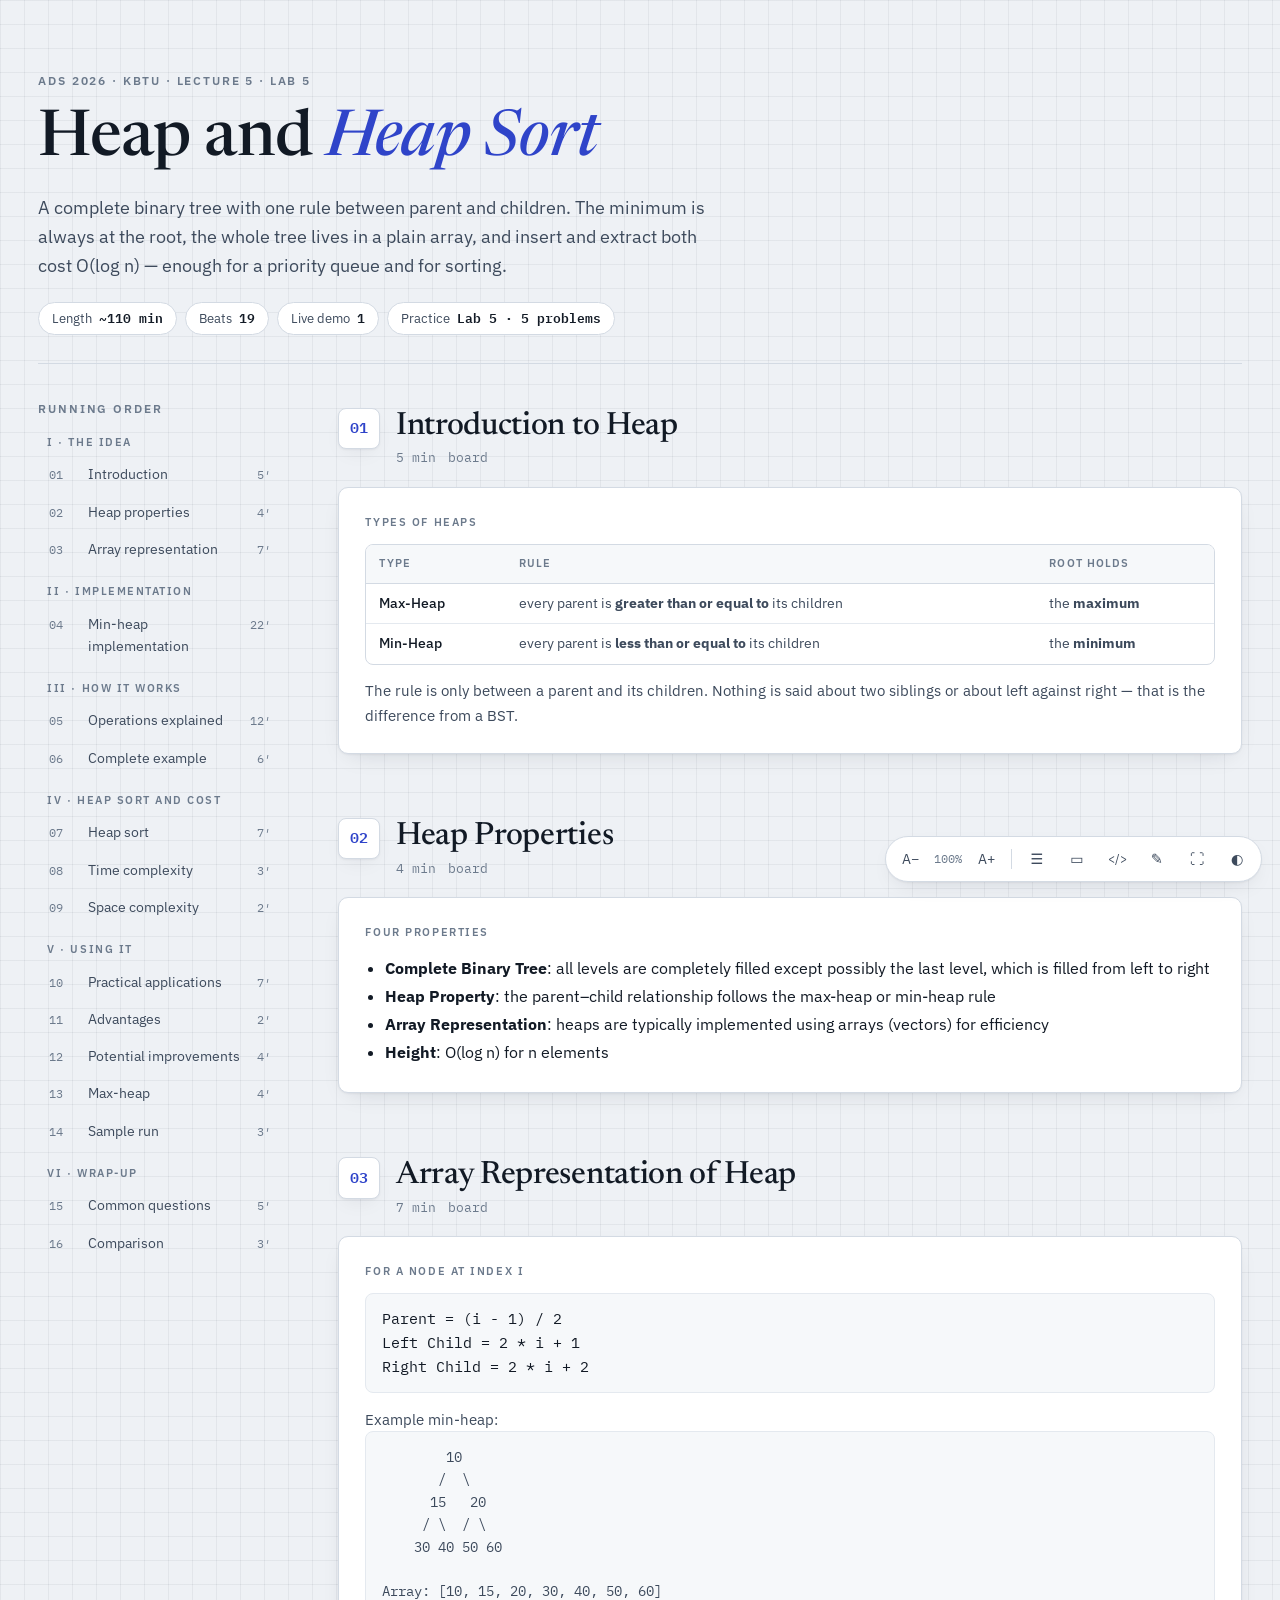
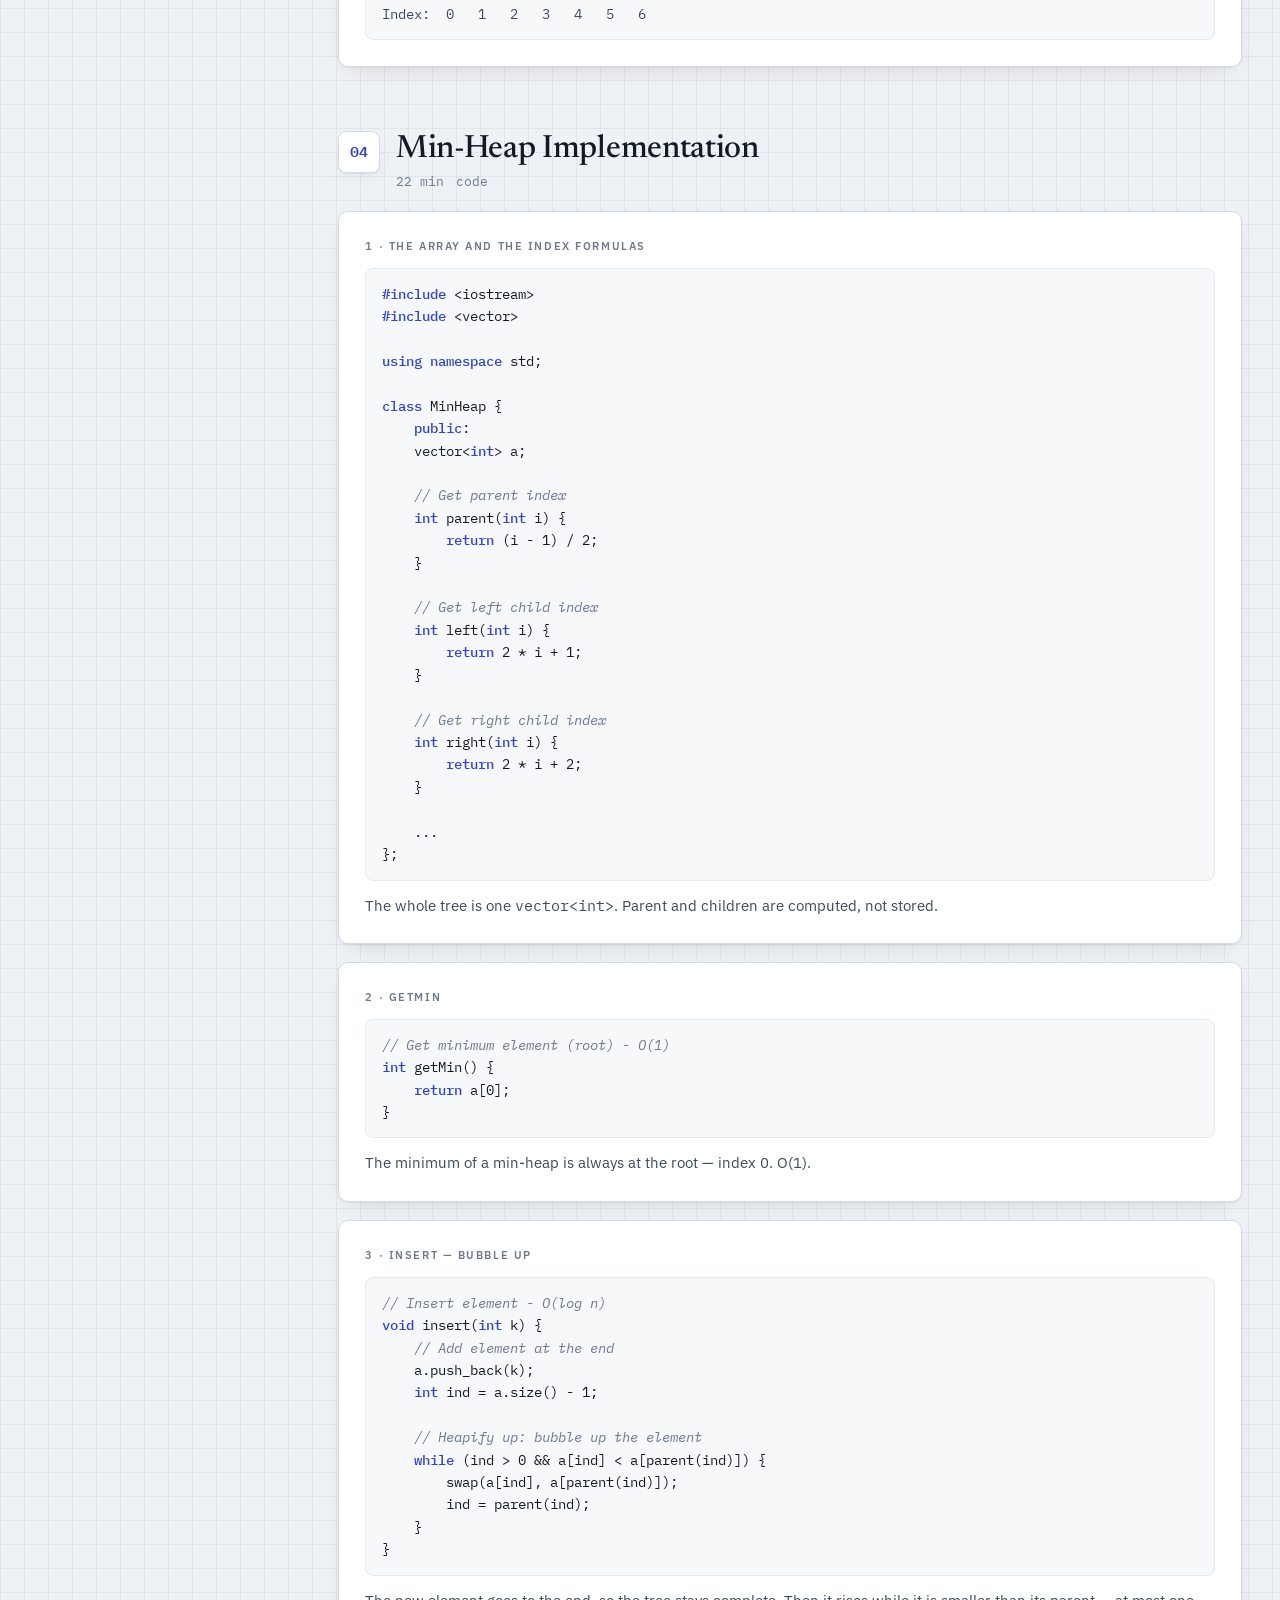
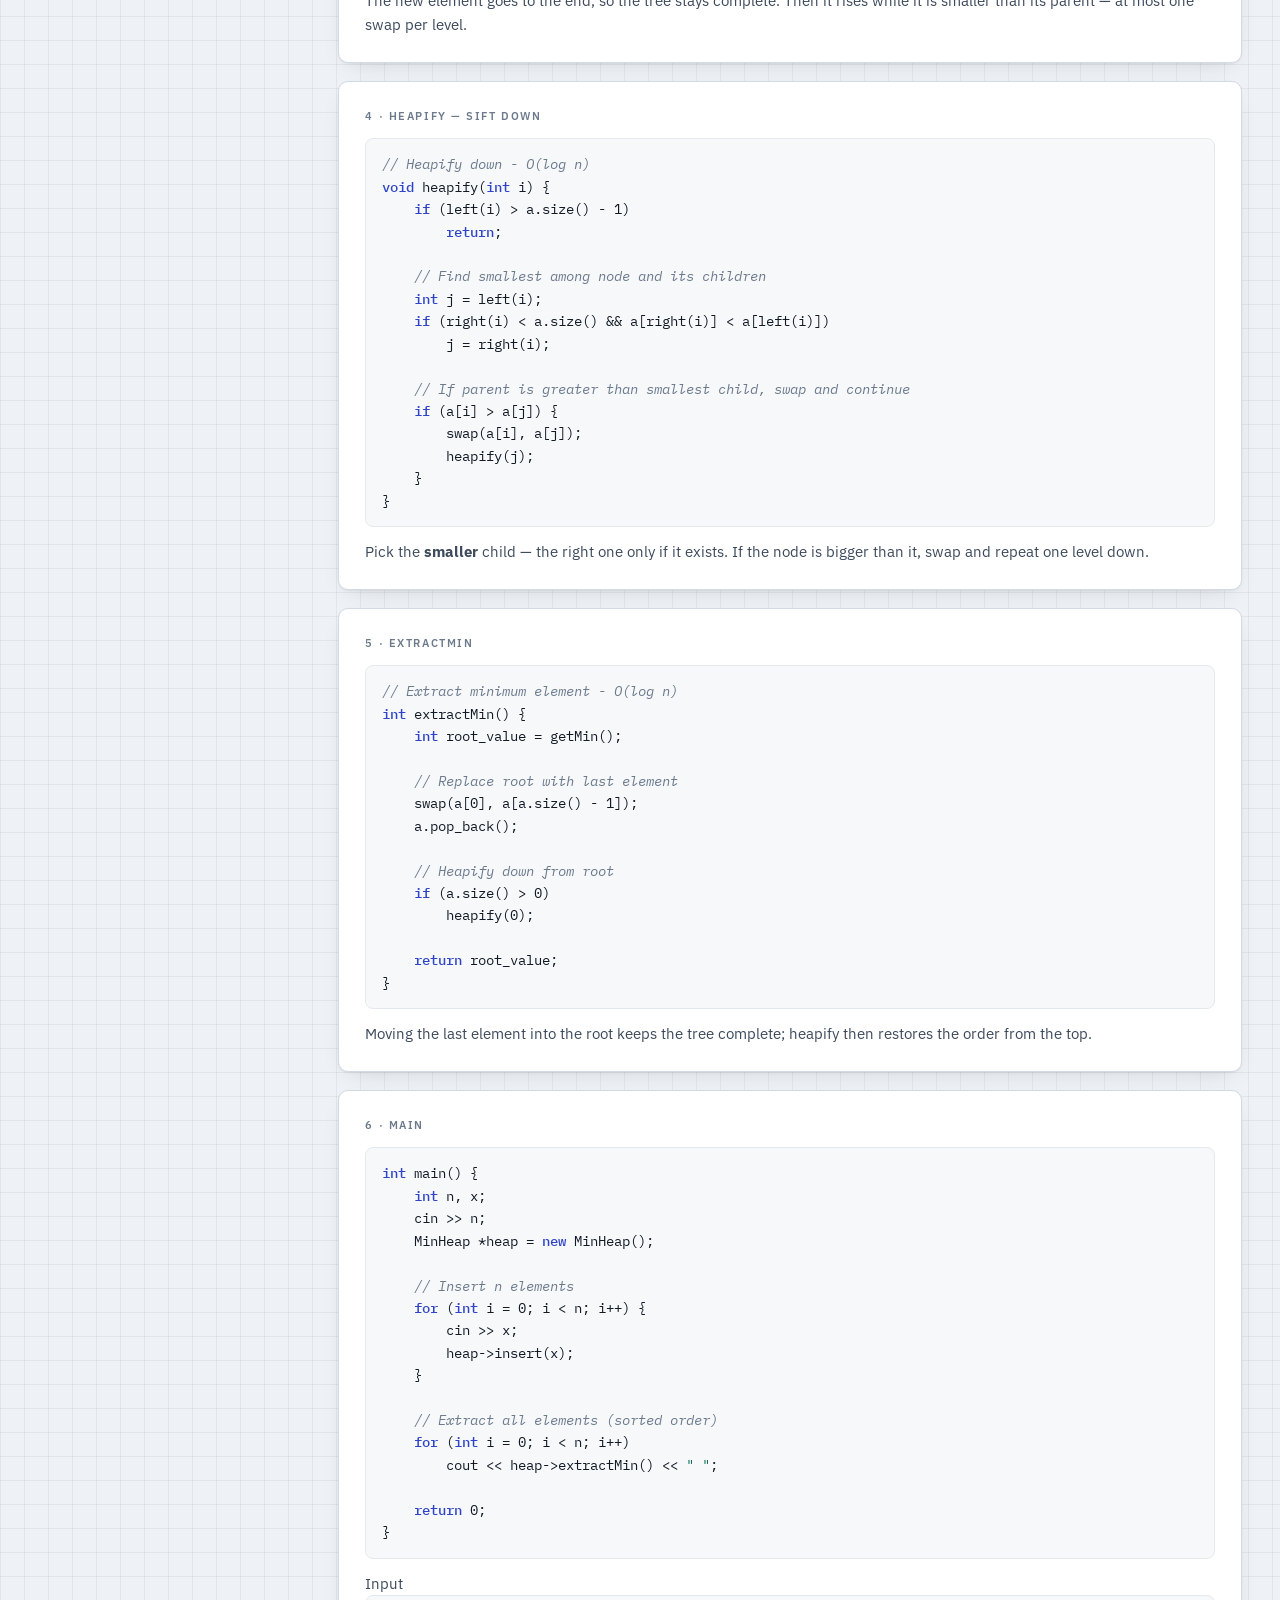
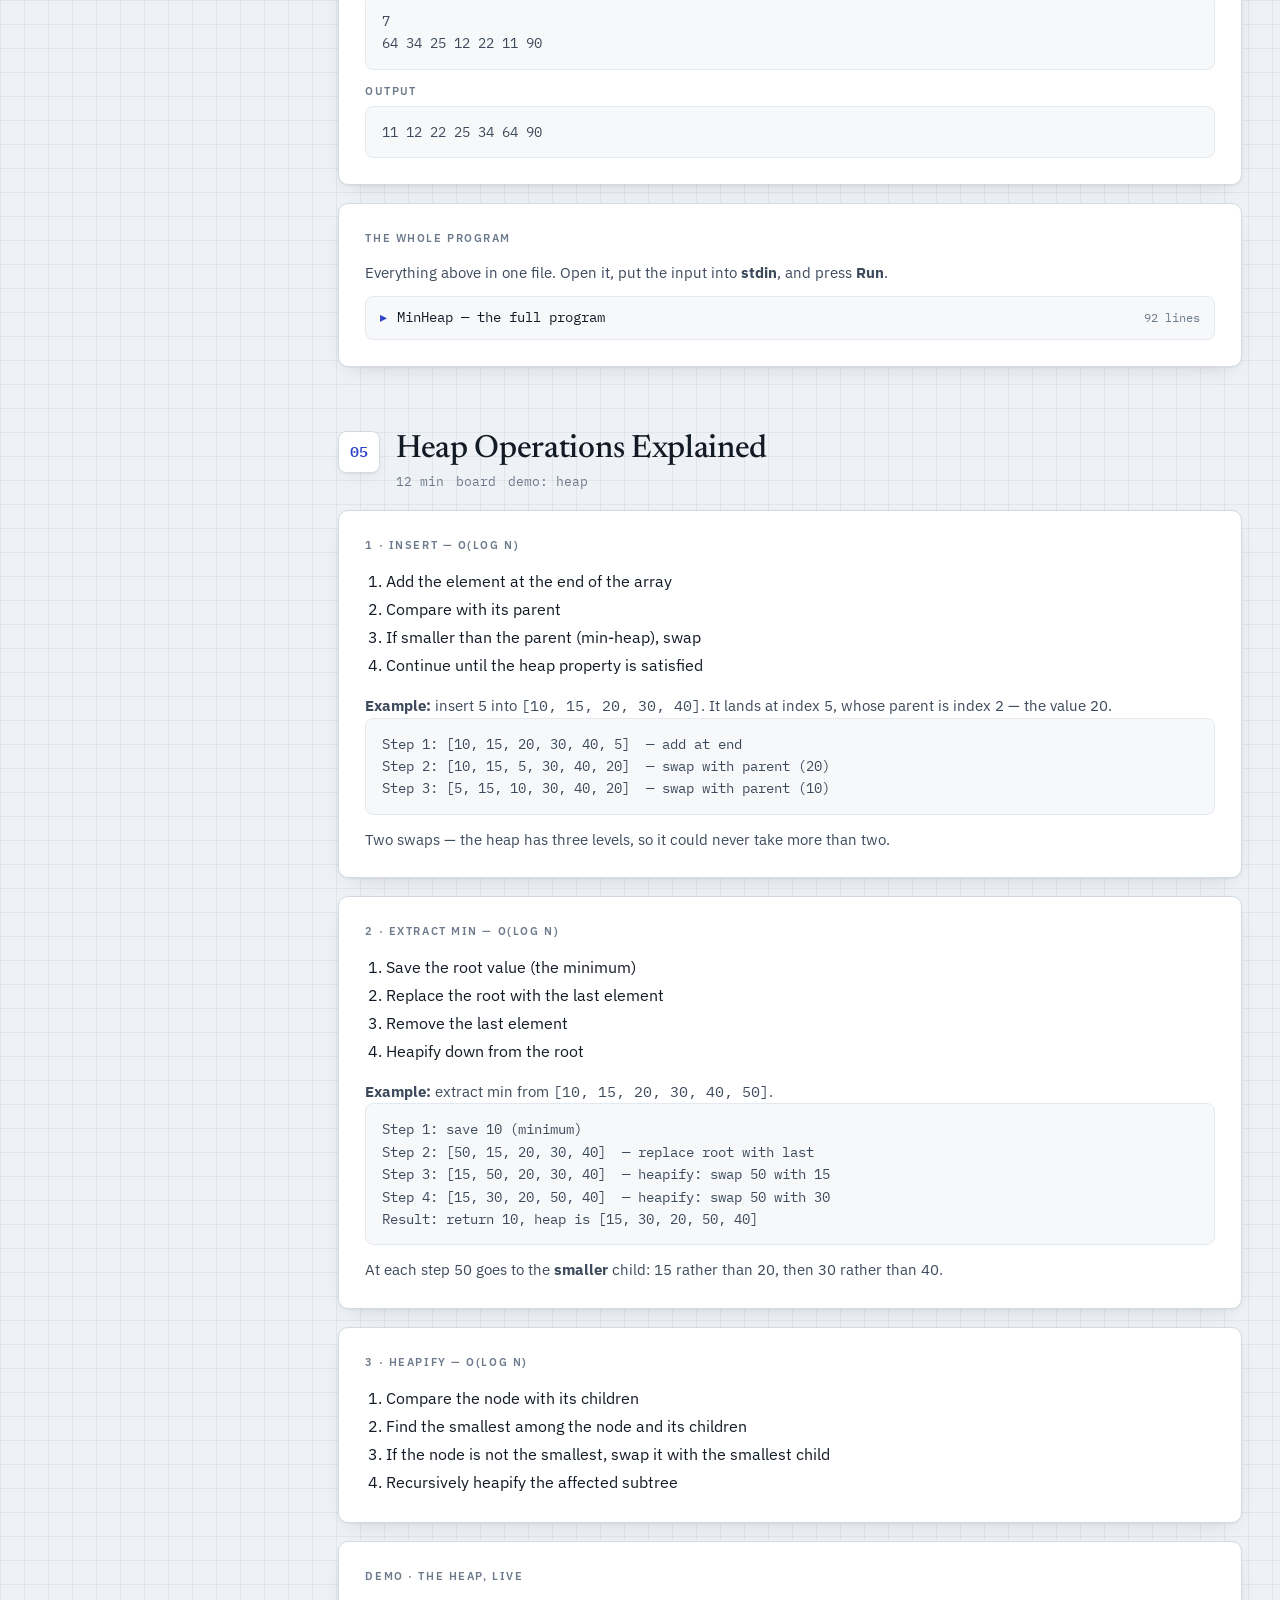
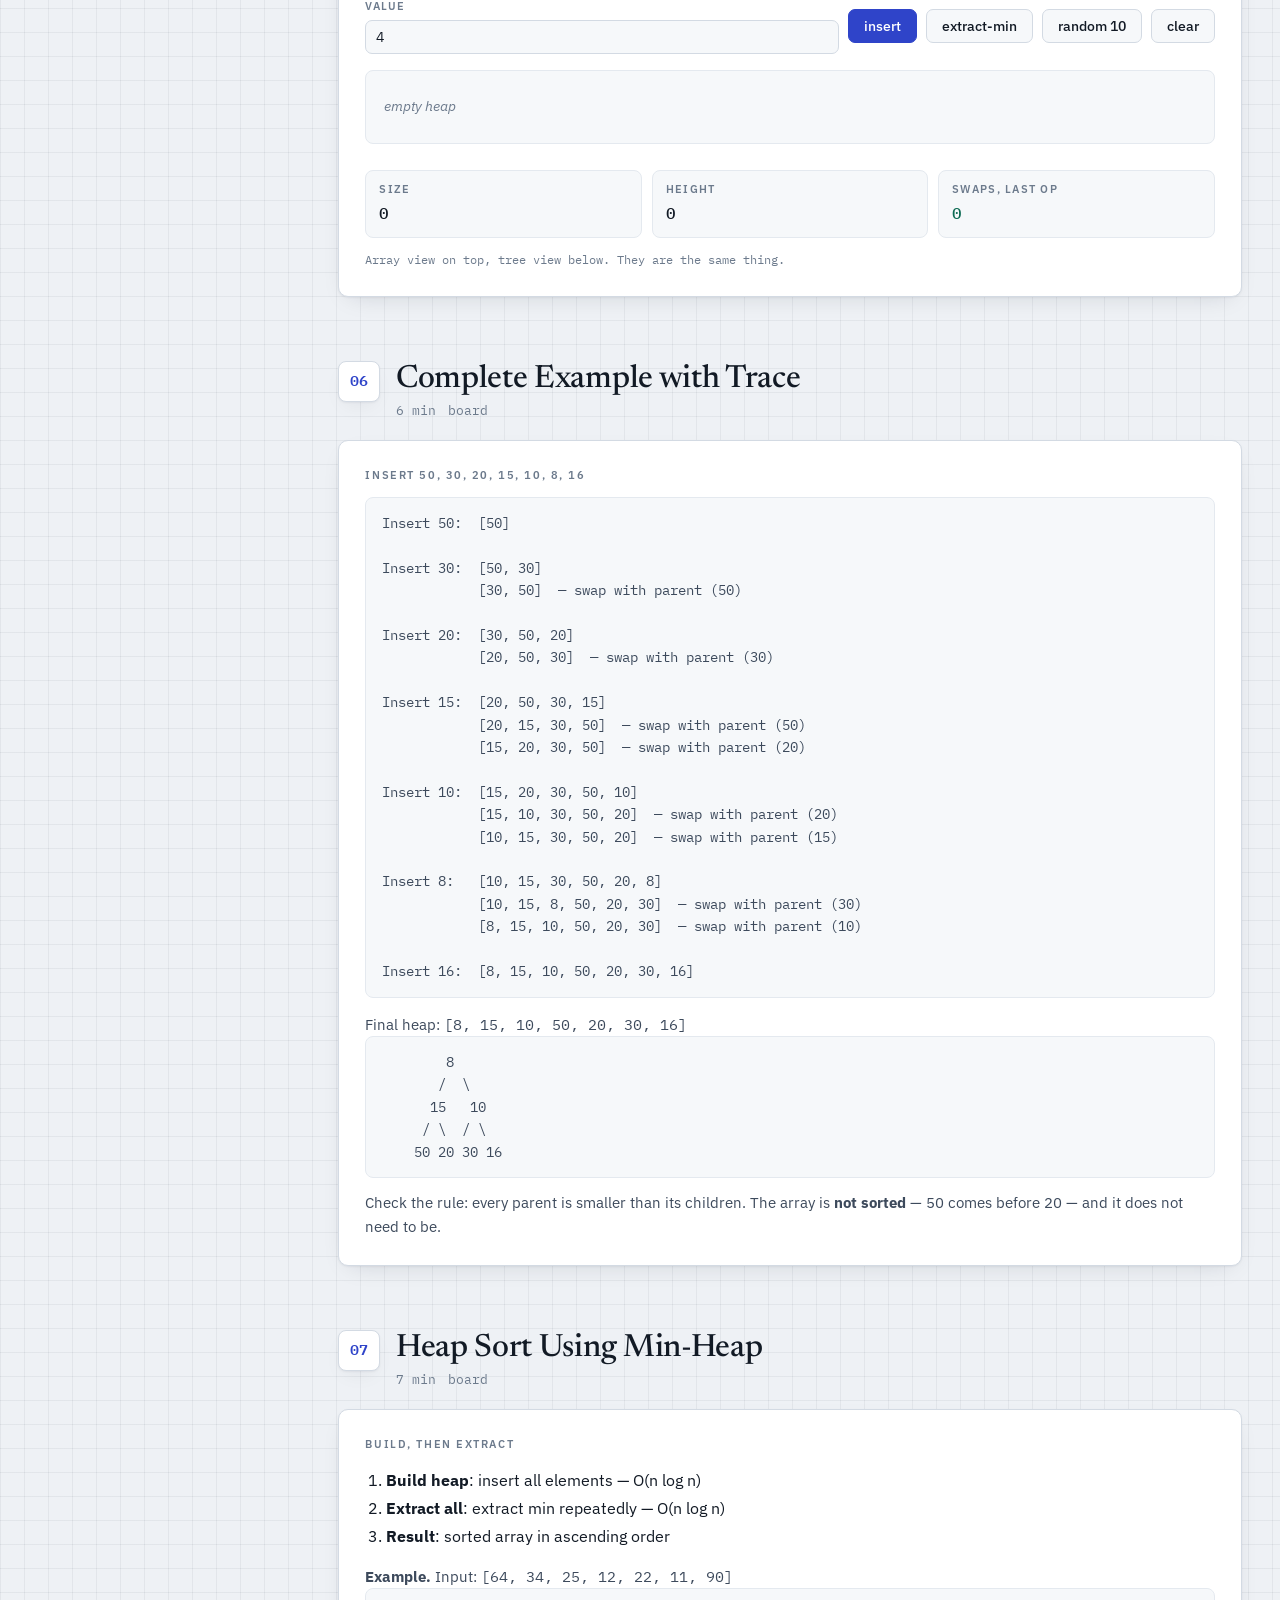
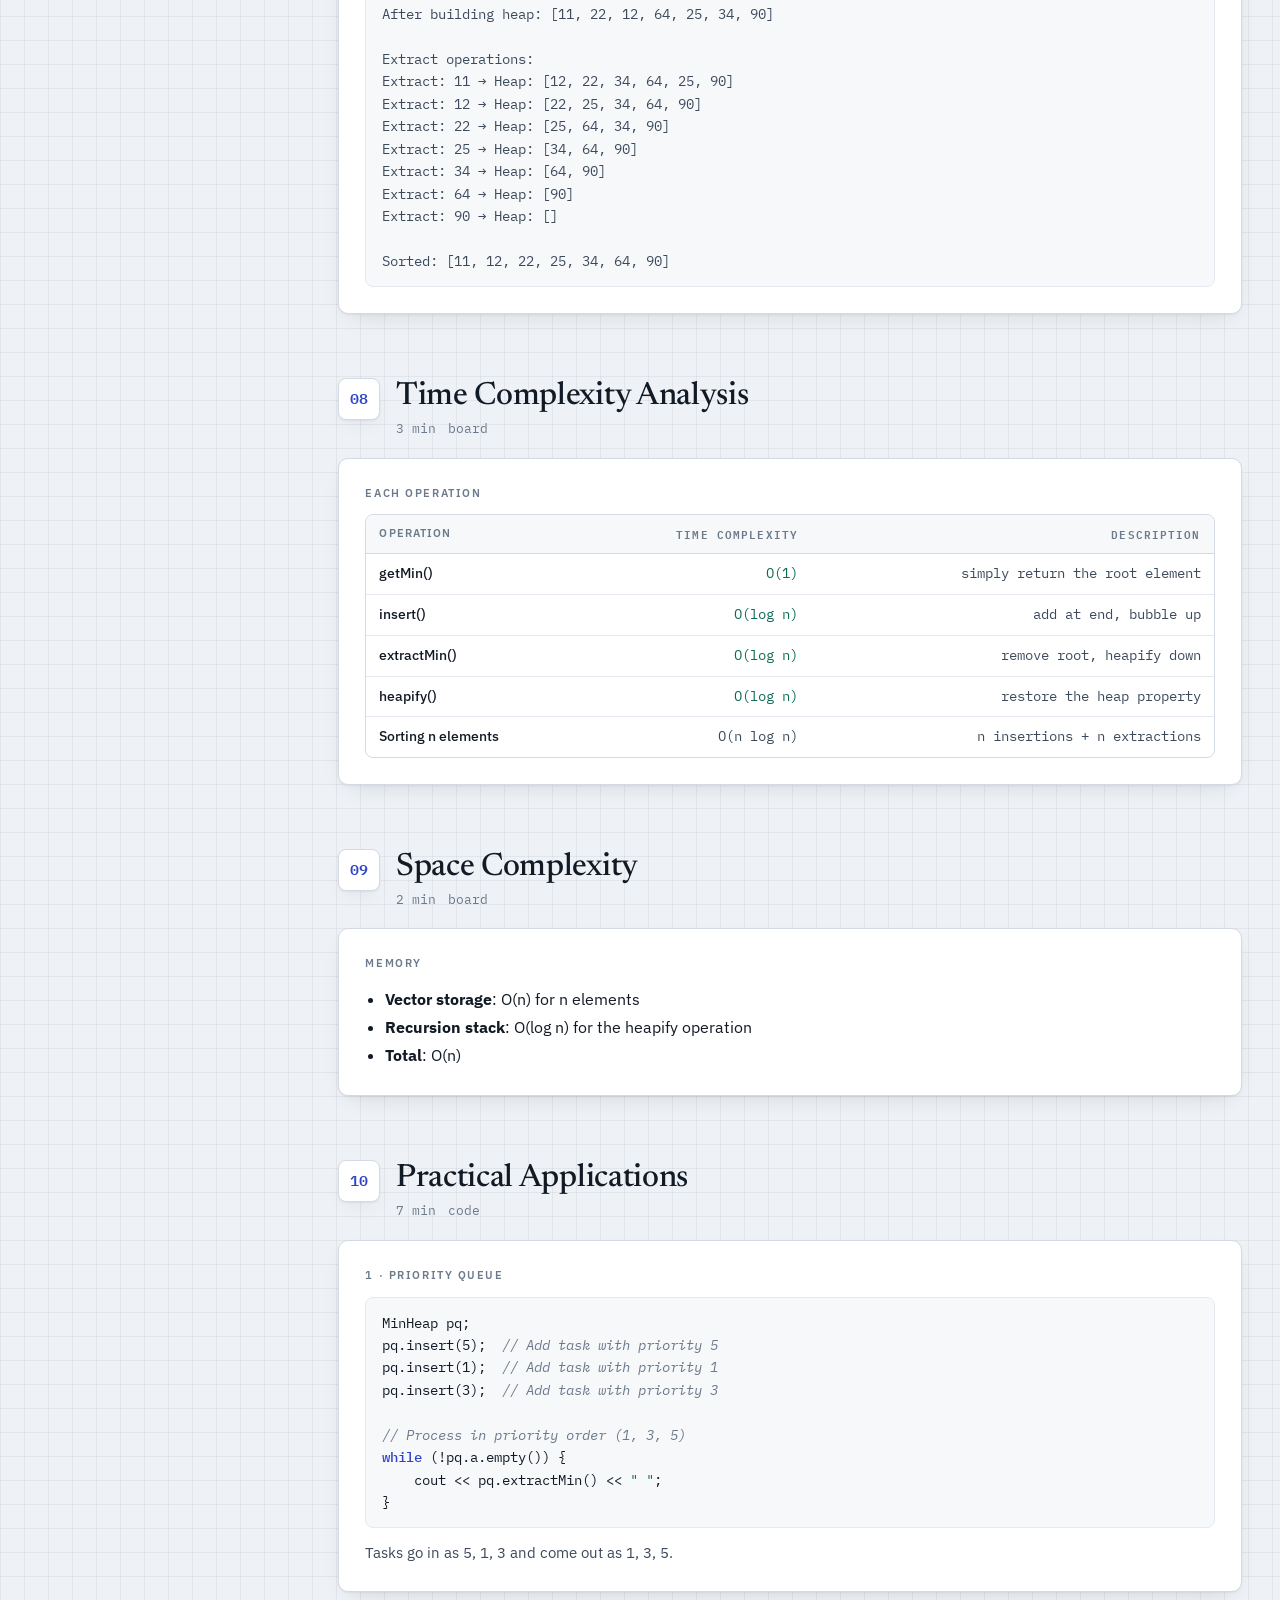
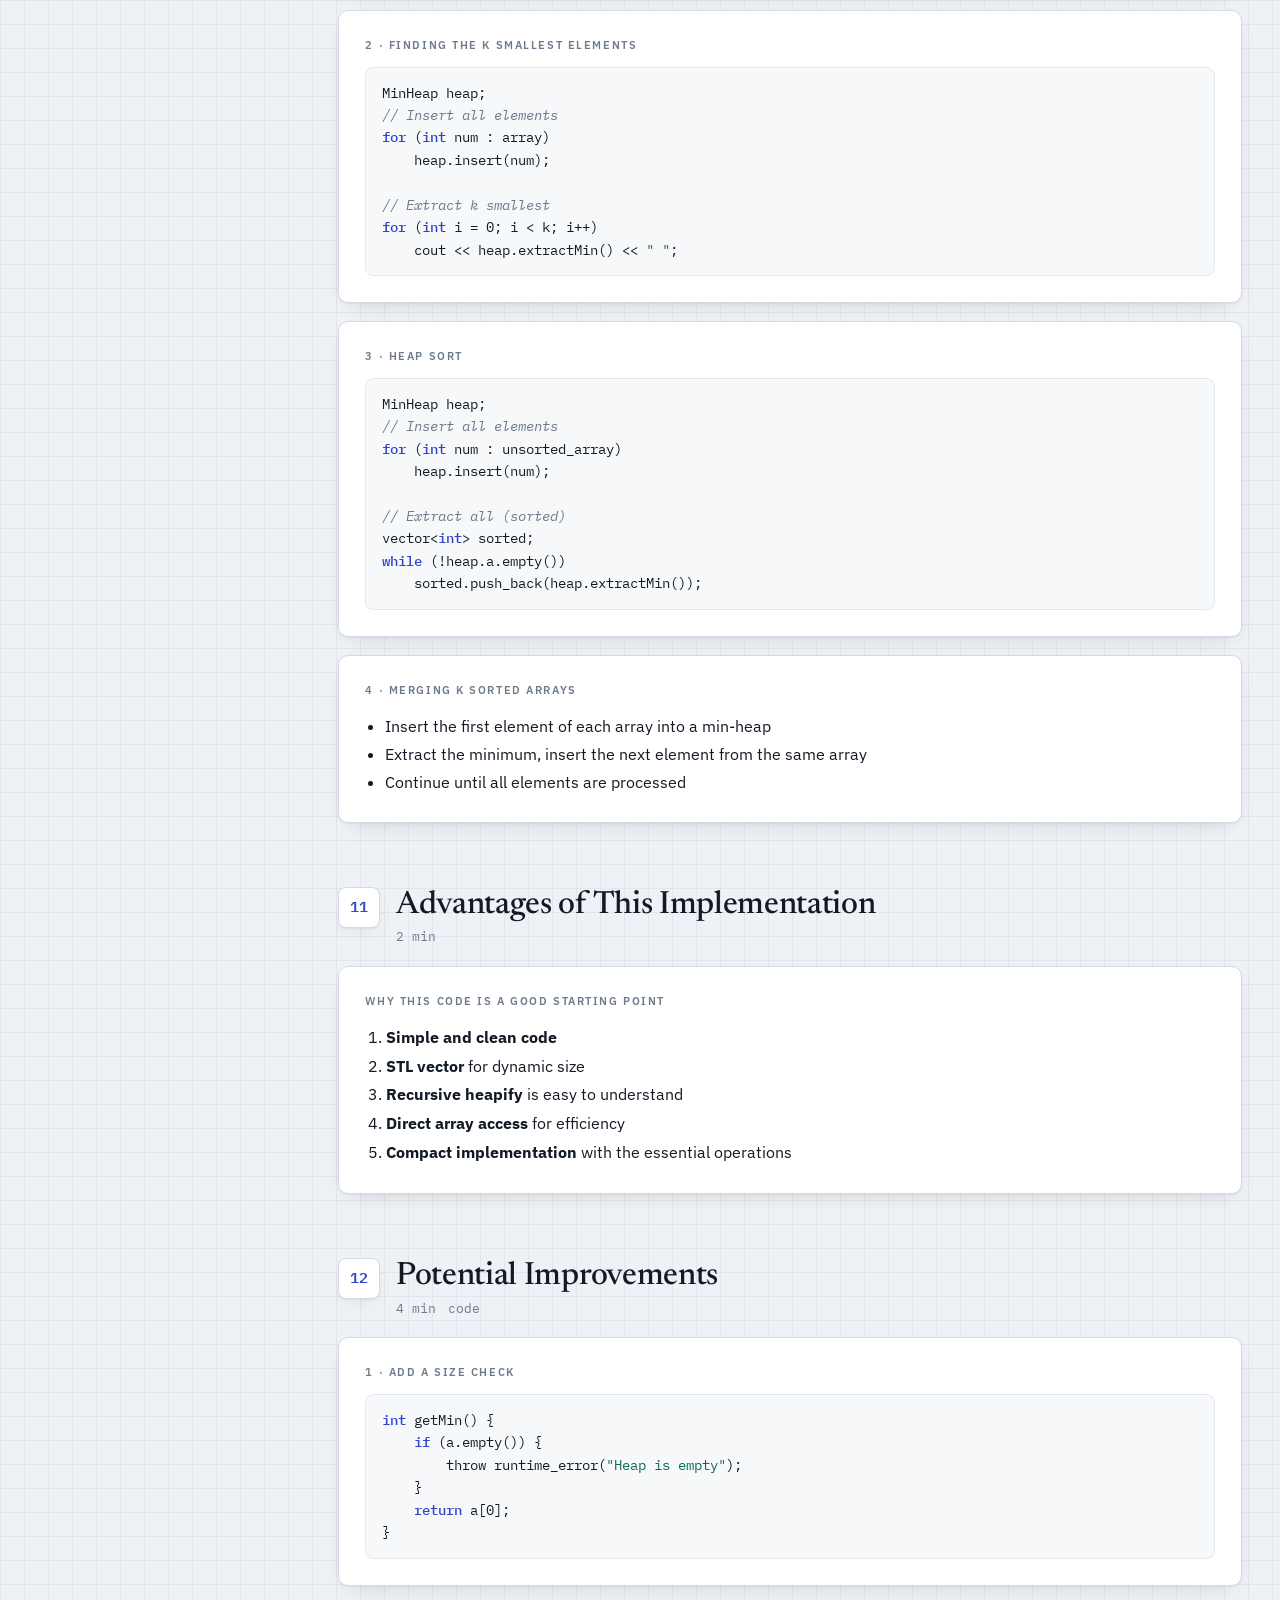
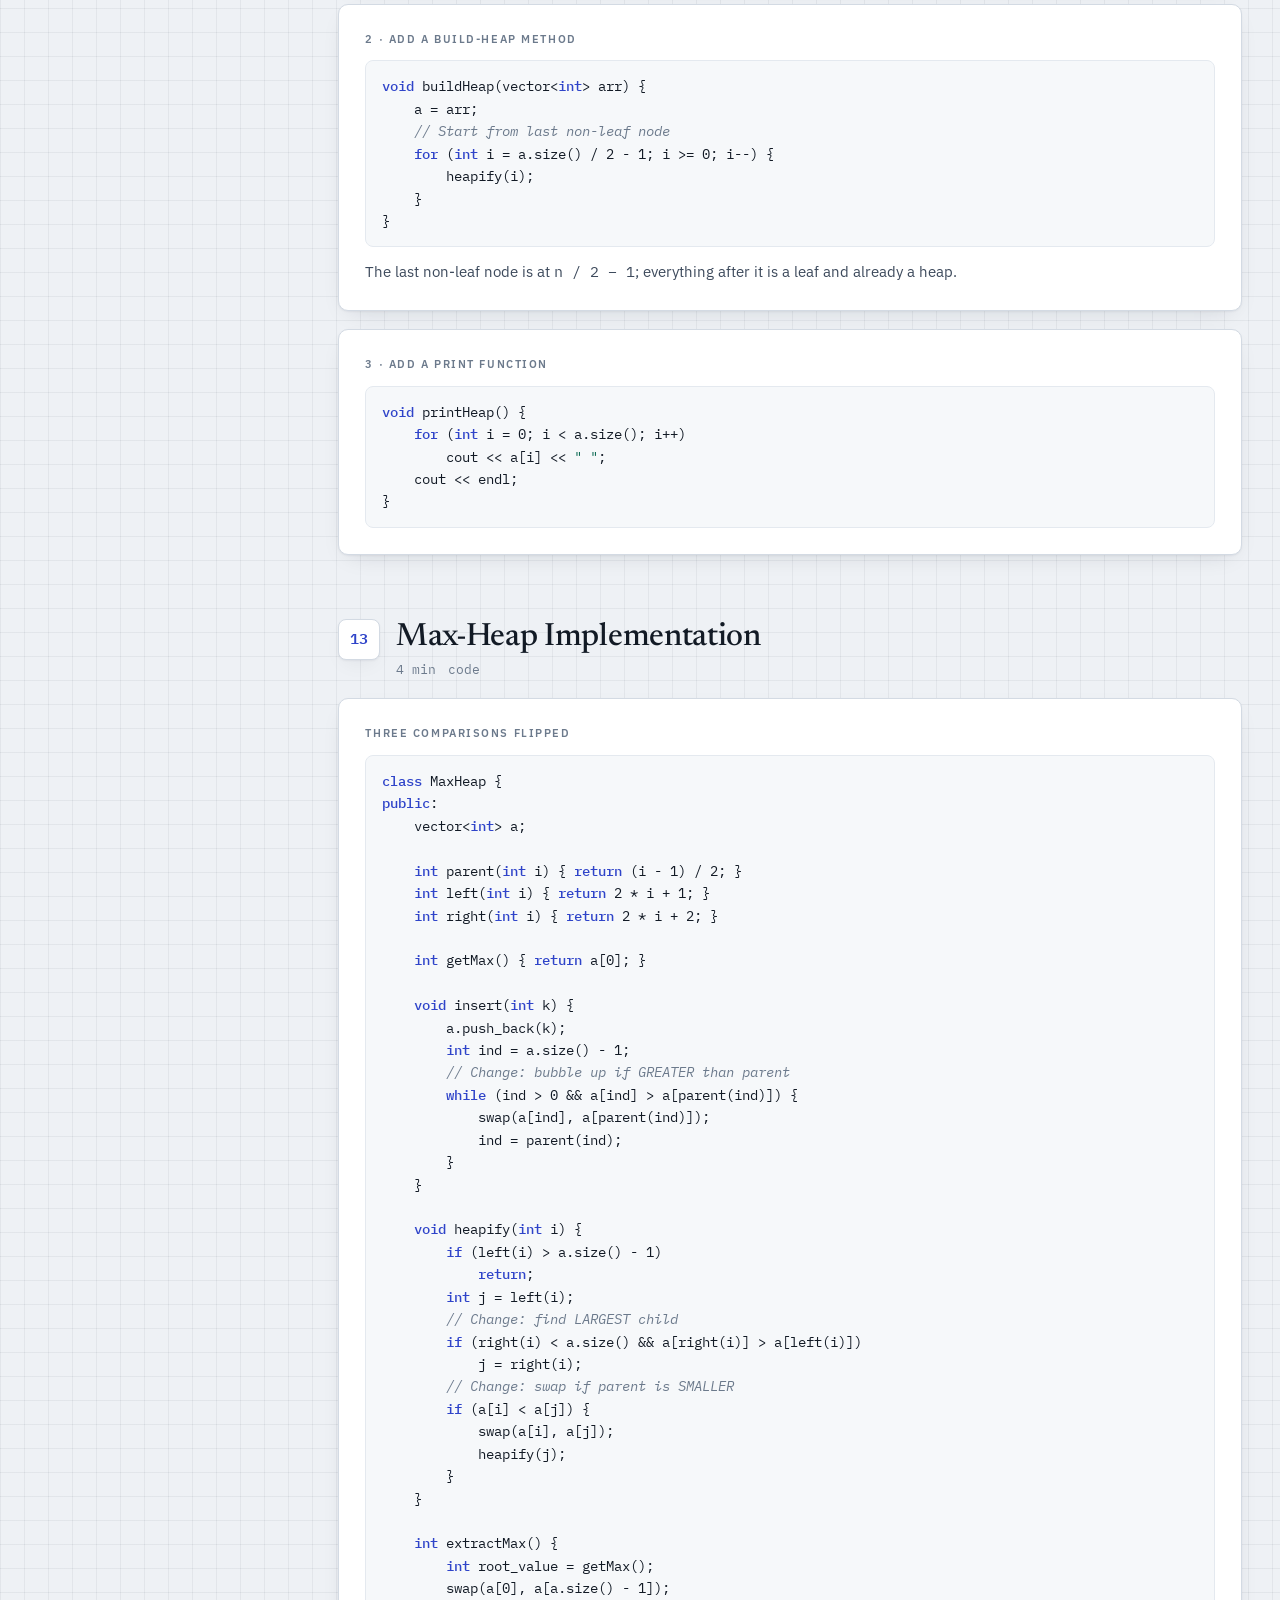
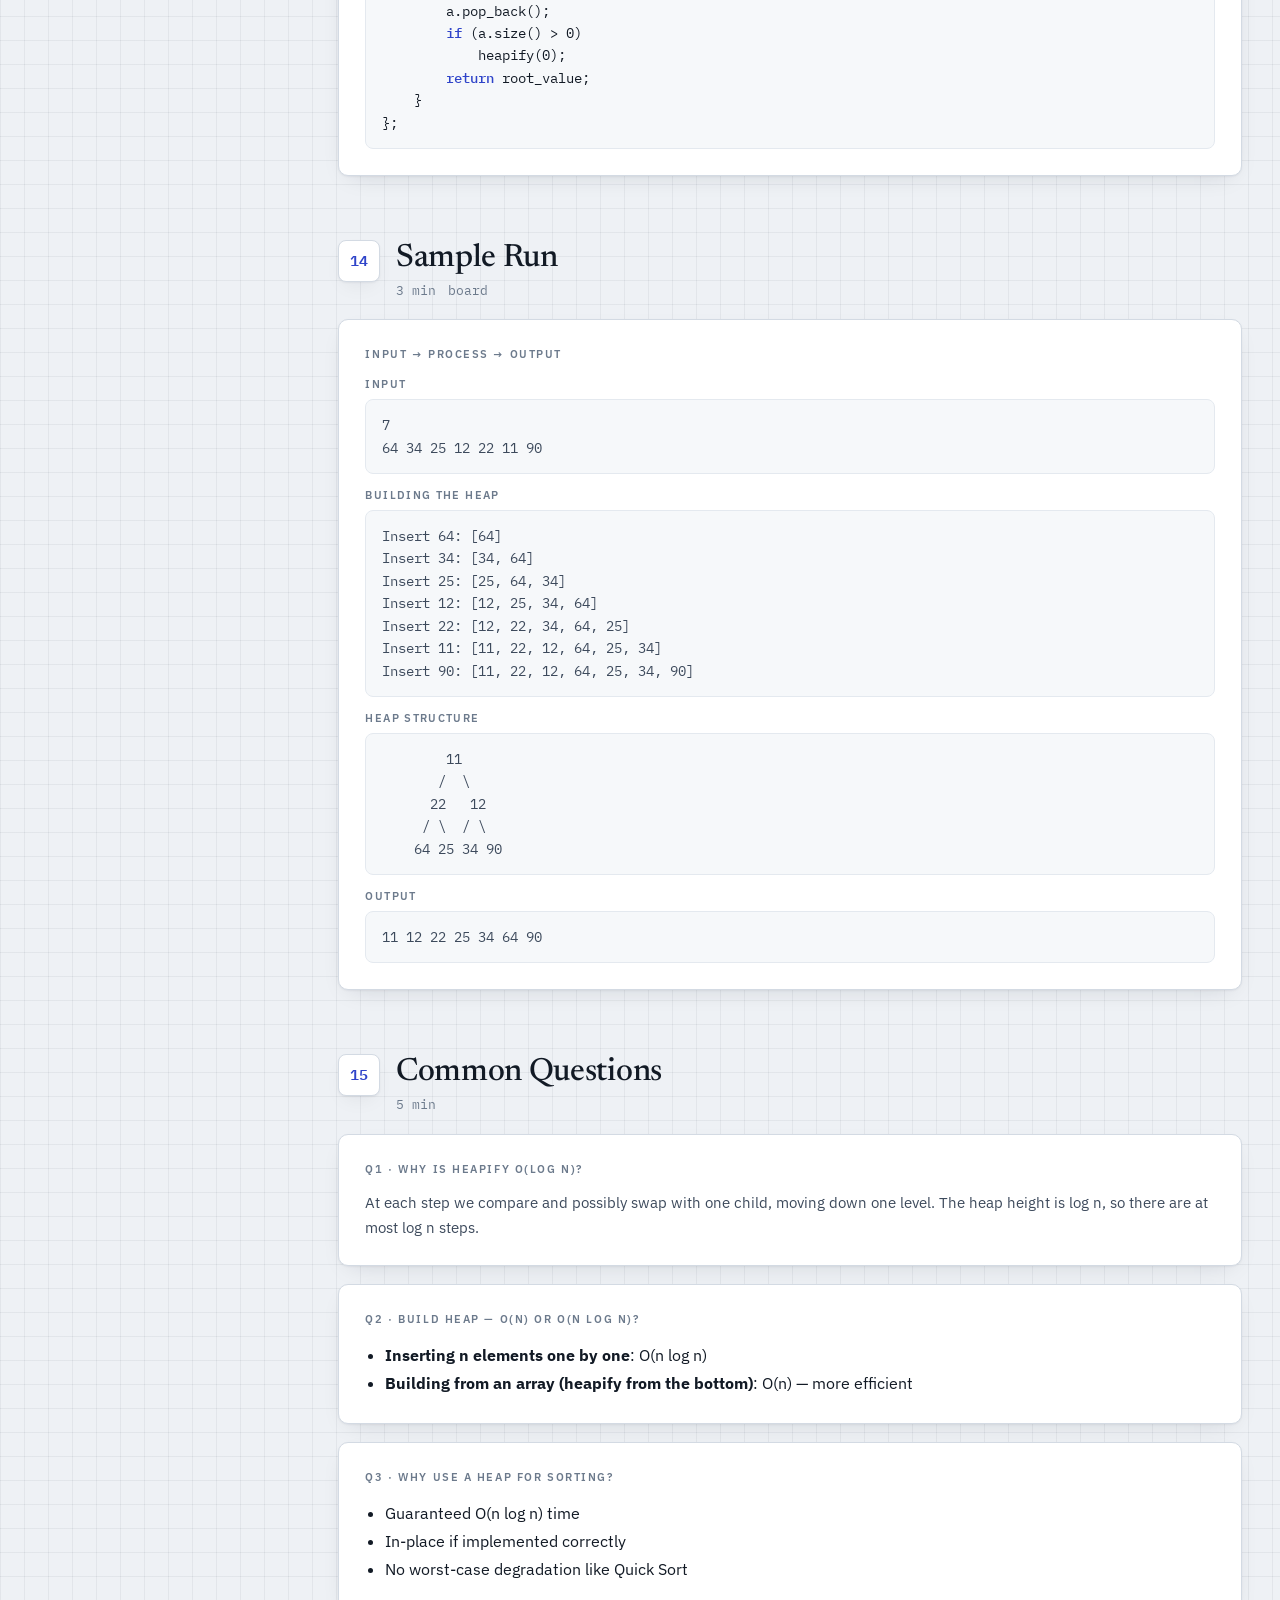
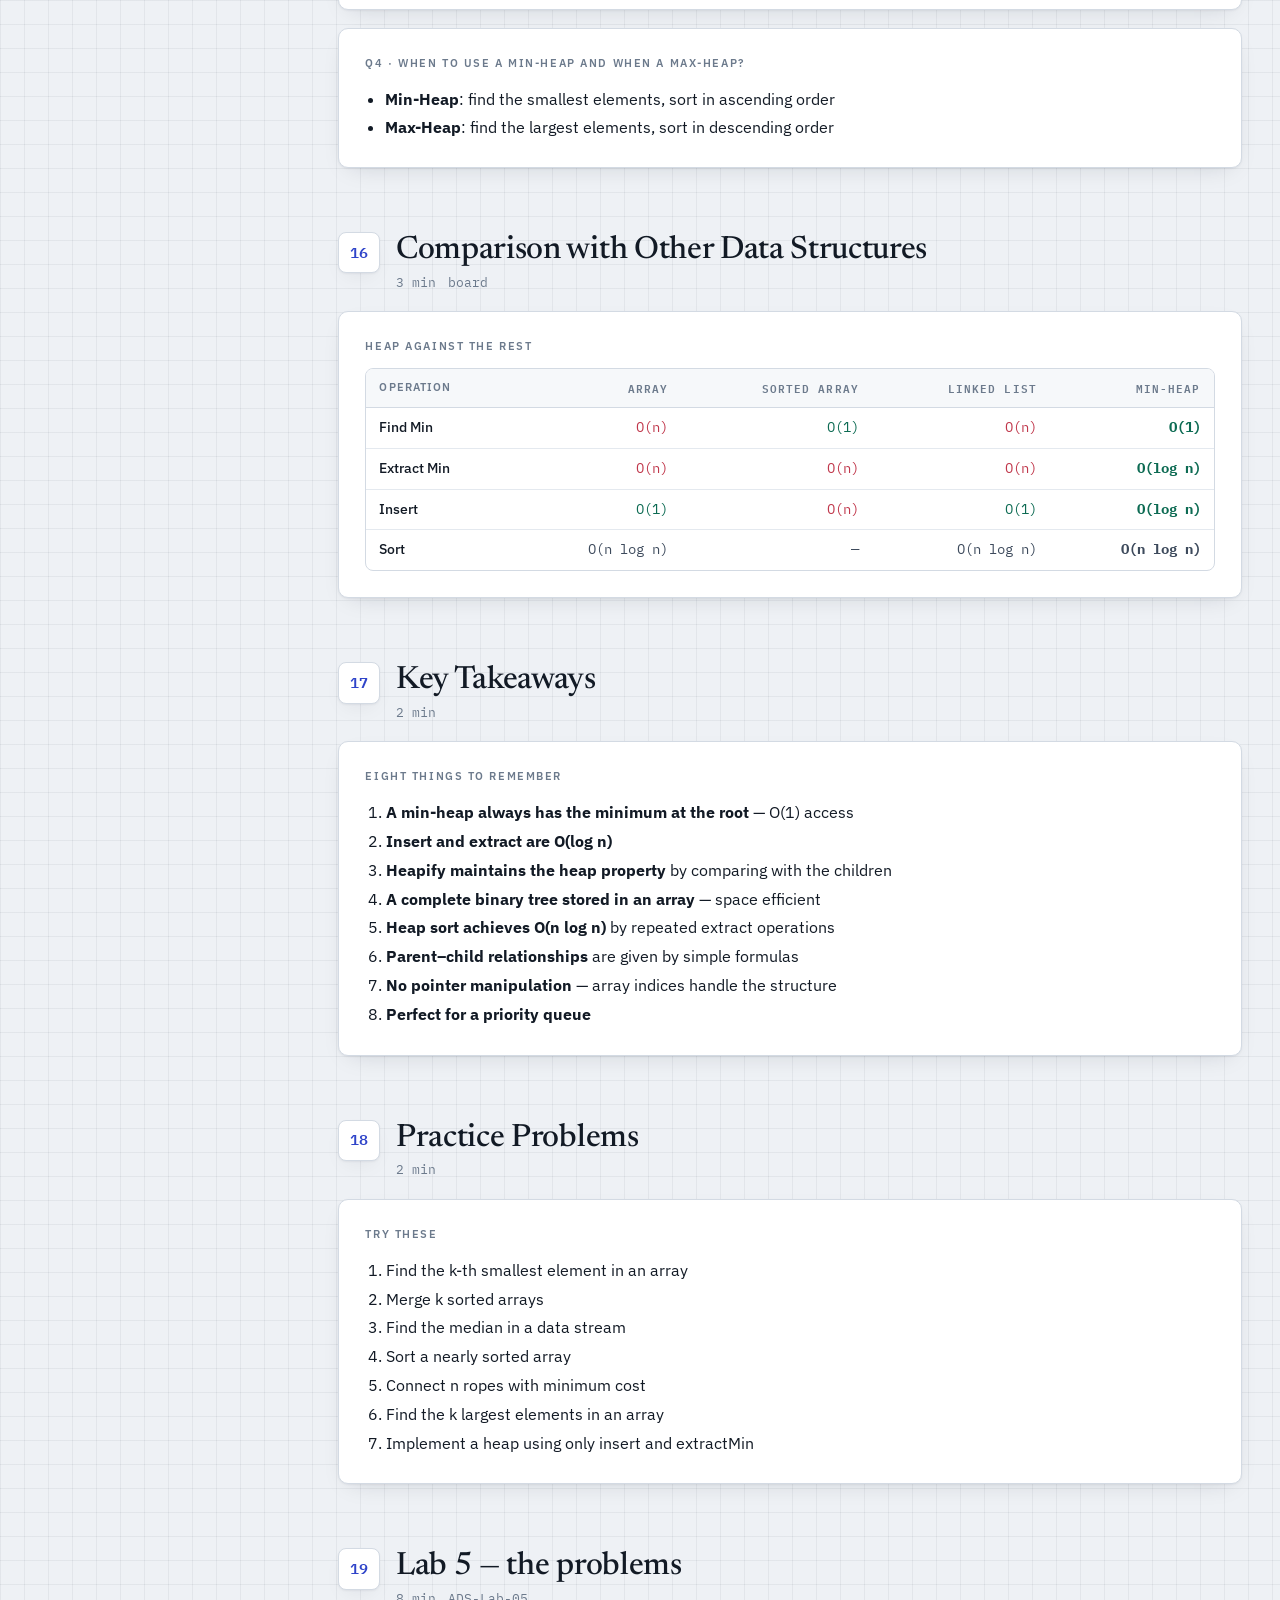
<file: lab05.html>
<!doctype html>
<html lang="en"><head>
<meta charset="utf-8">
<meta name="viewport" content="width=device-width,initial-scale=1">
<title>Heap and Heap Sort</title>
<link rel="preconnect" href="https://fonts.googleapis.com">
<link rel="preconnect" href="https://fonts.gstatic.com" crossorigin>
<link rel="stylesheet" href="https://fonts.googleapis.com/css2?family=IBM+Plex+Mono:wght@400;500;600&family=IBM+Plex+Sans:wght@400;500;600&family=Newsreader:ital,opsz,wght@0,6..72,400;0,6..72,500;0,6..72,600;1,6..72,400&display=swap">
<link rel="stylesheet" href="assets/notes.css?v=202611132233">
<link rel="stylesheet" href="assets/present.css?v=202611132233">
<link rel="stylesheet" href="assets/cpp.css?v=202611132233">
</head><body>
<div class="wrap">

<header class="masthead">
  <div class="eyebrow">ADS 2026 · KBTU · Lecture 5 · Lab 5</div>
  <h1>Heap and <em>Heap Sort</em></h1>
  <p class="dek">A complete binary tree with one rule between parent and children. The minimum is always at the root, the whole tree lives in a plain array, and insert and extract both cost O(log n) — enough for a priority queue and for sorting.</p>
  <div class="facts"><span class="fact">Length <b>~110 min</b></span><span class="fact">Beats <b>19</b></span><span class="fact">Live demo <b>1</b></span><span class="fact">Practice <b>Lab 5 · 5 problems</b></span></div>
</header>

<div class="cols">

<nav class="rail" aria-label="Running order">
  <div class="rail-h">Running order</div>
  <div class="part">I · The idea</div>
  <ol>
    <li><a href="#b1"><span class="n">01</span><span>Introduction</span><span class="t">5′</span></a></li>
    <li><a href="#b2"><span class="n">02</span><span>Heap properties</span><span class="t">4′</span></a></li>
    <li><a href="#b3"><span class="n">03</span><span>Array representation</span><span class="t">7′</span></a></li>
  </ol>
  <div class="part">II · Implementation</div>
  <ol>
    <li><a href="#b4"><span class="n">04</span><span>Min-heap implementation</span><span class="t">22′</span></a></li>
  </ol>
  <div class="part">III · How it works</div>
  <ol>
    <li><a href="#b5"><span class="n">05</span><span>Operations explained</span><span class="t">12′</span></a></li>
    <li><a href="#b6"><span class="n">06</span><span>Complete example</span><span class="t">6′</span></a></li>
  </ol>
  <div class="part">IV · Heap sort and cost</div>
  <ol>
    <li><a href="#b7"><span class="n">07</span><span>Heap sort</span><span class="t">7′</span></a></li>
    <li><a href="#b8"><span class="n">08</span><span>Time complexity</span><span class="t">3′</span></a></li>
    <li><a href="#b9"><span class="n">09</span><span>Space complexity</span><span class="t">2′</span></a></li>
  </ol>
  <div class="part">V · Using it</div>
  <ol>
    <li><a href="#b10"><span class="n">10</span><span>Practical applications</span><span class="t">7′</span></a></li>
    <li><a href="#b11"><span class="n">11</span><span>Advantages</span><span class="t">2′</span></a></li>
    <li><a href="#b12"><span class="n">12</span><span>Potential improvements</span><span class="t">4′</span></a></li>
    <li><a href="#b13"><span class="n">13</span><span>Max-heap</span><span class="t">4′</span></a></li>
    <li><a href="#b14"><span class="n">14</span><span>Sample run</span><span class="t">3′</span></a></li>
  </ol>
  <div class="part">VI · Wrap-up</div>
  <ol>
    <li><a href="#b15"><span class="n">15</span><span>Common questions</span><span class="t">5′</span></a></li>
    <li><a href="#b16"><span class="n">16</span><span>Comparison</span><span class="t">3′</span></a></li>
    <li><a href="#b17"><span class="n">17</span><span>Key takeaways</span><span class="t">2′</span></a></li>
    <li><a href="#b18"><span class="n">18</span><span>Practice problems</span><span class="t">2′</span></a></li>
    <li><a href="#b19"><span class="n">19</span><span>Lab 5</span><span class="t">8′</span></a></li>
  </ol>
</nav>

<main>
<section class="beat" id="b1">
  <div class="beat-head">
    <div class="beat-n">01</div>
    <div>
      <h2>Introduction to Heap</h2>
      <div class="sub"><span>5 min</span> <span>board</span></div>
    </div>
  </div>
  <div class="stack">
    <div class="card pad board"><h4>Types of heaps</h4><div class="tw"><table><thead><tr><th>Type</th><th>Rule</th><th>Root holds</th></tr></thead><tbody><tr><td class="k">Max-Heap</td><td>every parent is <strong>greater than or equal to</strong> its children</td><td>the <strong>maximum</strong></td></tr><tr><td class="k">Min-Heap</td><td>every parent is <strong>less than or equal to</strong> its children</td><td>the <strong>minimum</strong></td></tr></tbody></table></div><p style="margin-top:13px">The rule is only between a parent and its children. Nothing is said about two siblings or about left against right — that is the difference from a BST.</p></div>
  </div>
</section>

<section class="beat" id="b2">
  <div class="beat-head">
    <div class="beat-n">02</div>
    <div>
      <h2>Heap Properties</h2>
      <div class="sub"><span>4 min</span> <span>board</span></div>
    </div>
  </div>
  <div class="stack">
    <div class="card pad board"><h4>Four properties</h4><ul style="margin:0;padding-left:1.2em;line-height:1.75"><li><strong>Complete Binary Tree</strong>: all levels are completely filled except possibly the last level, which is filled from left to right</li><li><strong>Heap Property</strong>: the parent–child relationship follows the max-heap or min-heap rule</li><li><strong>Array Representation</strong>: heaps are typically implemented using arrays (vectors) for efficiency</li><li><strong>Height</strong>: O(log n) for n elements</li></ul></div>
  </div>
</section>

<section class="beat" id="b3">
  <div class="beat-head">
    <div class="beat-n">03</div>
    <div>
      <h2>Array Representation of Heap</h2>
      <div class="sub"><span>7 min</span> <span>board</span></div>
    </div>
  </div>
  <div class="stack">
    <div class="card pad board"><h4>For a node at index i</h4><div class="formula">Parent      = (i - 1) / 2<br>Left Child  = 2 * i + 1<br>Right Child = 2 * i + 2</div><p style="margin-top:14px">Example min-heap:</p><pre class="out">        10
       /  \
      15   20
     / \  / \
    30 40 50 60

Array: [10, 15, 20, 30, 40, 50, 60]
Index:  0   1   2   3   4   5   6</pre></div>
  </div>
</section>

<section class="beat" id="b4">
  <div class="beat-head">
    <div class="beat-n">04</div>
    <div>
      <h2>Min-Heap Implementation</h2>
      <div class="sub"><span>22 min</span> <span>code</span></div>
    </div>
  </div>
  <div class="stack">
    <div class="card pad board"><h4>1 · The array and the index formulas</h4><pre><span class="k">#include</span> &lt;iostream&gt;
<span class="k">#include</span> &lt;vector&gt;

<span class="k">using</span> <span class="k">namespace</span> std;

<span class="k">class</span> MinHeap {
    <span class="k">public</span>:
    vector&lt;<span class="k">int</span>&gt; a;

    <span class="c">// Get parent index</span>
    <span class="k">int</span> parent(<span class="k">int</span> i) {
        <span class="k">return</span> (i - 1) / 2;
    }

    <span class="c">// Get left child index</span>
    <span class="k">int</span> left(<span class="k">int</span> i) {
        <span class="k">return</span> 2 * i + 1;
    }

    <span class="c">// Get right child index</span>
    <span class="k">int</span> right(<span class="k">int</span> i) {
        <span class="k">return</span> 2 * i + 2;
    }

    ...
};</pre><p style="margin-top:12px">The whole tree is one <span class="mono">vector&lt;int&gt;</span>. Parent and children are computed, not stored.</p></div>
    <div class="card pad board"><h4>2 · getMin</h4><pre><span class="c">// Get minimum element (root) - O(1)</span>
<span class="k">int</span> getMin() {
    <span class="k">return</span> a[0];
}</pre><p style="margin-top:12px">The minimum of a min-heap is always at the root — index 0. O(1).</p></div>
    <div class="card pad board"><h4>3 · insert — bubble up</h4><pre><span class="c">// Insert element - O(log n)</span>
<span class="k">void</span> insert(<span class="k">int</span> k) {
    <span class="c">// Add element at the end</span>
    a.push_back(k);
    <span class="k">int</span> ind = a.size() - 1;

    <span class="c">// Heapify up: bubble up the element</span>
    <span class="k">while</span> (ind &gt; 0 &amp;&amp; a[ind] &lt; a[parent(ind)]) {
        swap(a[ind], a[parent(ind)]);
        ind = parent(ind);
    }
}</pre><p style="margin-top:12px">The new element goes to the end, so the tree stays complete. Then it rises while it is smaller than its parent — at most one swap per level.</p></div>
    <div class="card pad board"><h4>4 · heapify — sift down</h4><pre><span class="c">// Heapify down - O(log n)</span>
<span class="k">void</span> heapify(<span class="k">int</span> i) {
    <span class="k">if</span> (left(i) &gt; a.size() - 1)
        <span class="k">return</span>;

    <span class="c">// Find smallest among node and its children</span>
    <span class="k">int</span> j = left(i);
    <span class="k">if</span> (right(i) &lt; a.size() &amp;&amp; a[right(i)] &lt; a[left(i)])
        j = right(i);

    <span class="c">// If parent is greater than smallest child, swap and continue</span>
    <span class="k">if</span> (a[i] &gt; a[j]) {
        swap(a[i], a[j]);
        heapify(j);
    }
}</pre><p style="margin-top:12px">Pick the <strong>smaller</strong> child — the right one only if it exists. If the node is bigger than it, swap and repeat one level down.</p></div>
    <div class="card pad board"><h4>5 · extractMin</h4><pre><span class="c">// Extract minimum element - O(log n)</span>
<span class="k">int</span> extractMin() {
    <span class="k">int</span> root_value = getMin();

    <span class="c">// Replace root with last element</span>
    swap(a[0], a[a.size() - 1]);
    a.pop_back();

    <span class="c">// Heapify down from root</span>
    <span class="k">if</span> (a.size() &gt; 0)
        heapify(0);

    <span class="k">return</span> root_value;
}</pre><p style="margin-top:12px">Moving the last element into the root keeps the tree complete; heapify then restores the order from the top.</p></div>
    <div class="card pad board"><h4>6 · main</h4><pre><span class="k">int</span> main() {
    <span class="k">int</span> n, x;
    cin &gt;&gt; n;
    MinHeap *heap = <span class="k">new</span> MinHeap();

    <span class="c">// Insert n elements</span>
    <span class="k">for</span> (<span class="k">int</span> i = 0; i &lt; n; i++) {
        cin &gt;&gt; x;
        heap-&gt;insert(x);
    }

    <span class="c">// Extract all elements (sorted order)</span>
    <span class="k">for</span> (<span class="k">int</span> i = 0; i &lt; n; i++)
        cout &lt;&lt; heap-&gt;extractMin() &lt;&lt; <span class="s">" "</span>;

    <span class="k">return</span> 0;
}</pre><p style="margin-top:12px">Input</p><pre class="out">7
64 34 25 12 22 11 90</pre><div class="out-lbl">output</div><pre class="out">11 12 22 25 34 64 90</pre></div>
    <div class="card pad board"><h4>The whole program</h4><p>Everything above in one file. Open it, put the input into <strong>stdin</strong>, and press <strong>Run</strong>.</p><div style="margin-top:12px"><details class="code"><summary>MinHeap — the full program<span class="lines">92 lines</span></summary><pre><span class="k">#include</span> &lt;iostream&gt;
<span class="k">#include</span> &lt;vector&gt;

<span class="k">using</span> <span class="k">namespace</span> std;

<span class="k">class</span> MinHeap {
    <span class="k">public</span>:
    vector&lt;<span class="k">int</span>&gt; a;

    <span class="c">// Get parent index</span>
    <span class="k">int</span> parent(<span class="k">int</span> i) {
        <span class="k">return</span> (i - 1) / 2;
    }

    <span class="c">// Get left child index</span>
    <span class="k">int</span> left(<span class="k">int</span> i) {
        <span class="k">return</span> 2 * i + 1;
    }

    <span class="c">// Get right child index</span>
    <span class="k">int</span> right(<span class="k">int</span> i) {
        <span class="k">return</span> 2 * i + 2;
    }

    <span class="c">// Get minimum element (root) - O(1)</span>
    <span class="k">int</span> getMin() {
        <span class="k">return</span> a[0];
    }

    <span class="c">// Insert element - O(log n)</span>
    <span class="k">void</span> insert(<span class="k">int</span> k) {
        <span class="c">// Add element at the end</span>
        a.push_back(k);
        <span class="k">int</span> ind = a.size() - 1;

        <span class="c">// Heapify up: bubble up the element</span>
        <span class="k">while</span> (ind &gt; 0 &amp;&amp; a[ind] &lt; a[parent(ind)]) {
            swap(a[ind], a[parent(ind)]);
            ind = parent(ind);
        }
    }

    <span class="c">// Heapify down - O(log n)</span>
    <span class="k">void</span> heapify(<span class="k">int</span> i) {
        <span class="k">if</span> (left(i) &gt; a.size() - 1)
            <span class="k">return</span>;

        <span class="c">// Find smallest among node and its children</span>
        <span class="k">int</span> j = left(i);
        <span class="k">if</span> (right(i) &lt; a.size() &amp;&amp; a[right(i)] &lt; a[left(i)])
            j = right(i);

        <span class="c">// If parent is greater than smallest child, swap and continue</span>
        <span class="k">if</span> (a[i] &gt; a[j]) {
            swap(a[i], a[j]);
            heapify(j);
        }
    }

    <span class="c">// Extract minimum element - O(log n)</span>
    <span class="k">int</span> extractMin() {
        <span class="k">int</span> root_value = getMin();

        <span class="c">// Replace root with last element</span>
        swap(a[0], a[a.size() - 1]);
        a.pop_back();

        <span class="c">// Heapify down from root</span>
        <span class="k">if</span> (a.size() &gt; 0)
            heapify(0);

        <span class="k">return</span> root_value;
    }
};

<span class="k">int</span> main() {
    <span class="k">int</span> n, x;
    cin &gt;&gt; n;
    MinHeap *heap = <span class="k">new</span> MinHeap();

    <span class="c">// Insert n elements</span>
    <span class="k">for</span> (<span class="k">int</span> i = 0; i &lt; n; i++) {
        cin &gt;&gt; x;
        heap-&gt;insert(x);
    }

    <span class="c">// Extract all elements (sorted order)</span>
    <span class="k">for</span> (<span class="k">int</span> i = 0; i &lt; n; i++)
        cout &lt;&lt; heap-&gt;extractMin() &lt;&lt; <span class="s">" "</span>;

    <span class="k">return</span> 0;
}</pre></details></div></div>
  </div>
</section>

<section class="beat" id="b5">
  <div class="beat-head">
    <div class="beat-n">05</div>
    <div>
      <h2>Heap Operations Explained</h2>
      <div class="sub"><span>12 min</span> <span>board</span> <span>demo: heap</span></div>
    </div>
  </div>
  <div class="stack">
    <div class="card pad board"><h4>1 · Insert — O(log n)</h4><ol style="margin:0;padding-left:1.3em;line-height:1.75"><li>Add the element at the end of the array</li><li>Compare with its parent</li><li>If smaller than the parent (min-heap), swap</li><li>Continue until the heap property is satisfied</li></ol><p style="margin-top:14px"><strong>Example:</strong> insert 5 into <span class="mono">[10, 15, 20, 30, 40]</span>. It lands at index 5, whose parent is index 2 — the value 20.</p><pre class="out">Step 1: [10, 15, 20, 30, 40, 5]  — add at end
Step 2: [10, 15, 5, 30, 40, 20]  — swap with parent (20)
Step 3: [5, 15, 10, 30, 40, 20]  — swap with parent (10)</pre><p style="margin-top:12px">Two swaps — the heap has three levels, so it could never take more than two.</p></div>
    <div class="card pad board"><h4>2 · Extract min — O(log n)</h4><ol style="margin:0;padding-left:1.3em;line-height:1.75"><li>Save the root value (the minimum)</li><li>Replace the root with the last element</li><li>Remove the last element</li><li>Heapify down from the root</li></ol><p style="margin-top:14px"><strong>Example:</strong> extract min from <span class="mono">[10, 15, 20, 30, 40, 50]</span>.</p><pre class="out">Step 1: save 10 (minimum)
Step 2: [50, 15, 20, 30, 40]  — replace root with last
Step 3: [15, 50, 20, 30, 40]  — heapify: swap 50 with 15
Step 4: [15, 30, 20, 50, 40]  — heapify: swap 50 with 30
Result: return 10, heap is [15, 30, 20, 50, 40]</pre><p style="margin-top:12px">At each step 50 goes to the <strong>smaller</strong> child: 15 rather than 20, then 30 rather than 40.</p></div>
    <div class="card pad board"><h4>3 · Heapify — O(log n)</h4><ol style="margin:0;padding-left:1.3em;line-height:1.75"><li>Compare the node with its children</li><li>Find the smallest among the node and its children</li><li>If the node is not the smallest, swap it with the smallest child</li><li>Recursively heapify the affected subtree</li></ol></div>
    <div class="card pad demo"><h4>Demo · the heap, live</h4><div class="ctl"><label class="f" style="flex:1 1 110px"><span>value</span><input type="number" id="hpv" value="4"></label><button class="pri" id="hpins">insert</button><button id="hpext">extract-min</button><button id="hprand">random 10</button><button id="hpclr">clear</button></div><div class="track" id="hptrack"></div><div id="hptree" style="margin-top:12px;overflow-x:auto;font-family:'IBM Plex Mono',monospace;font-size:.82rem;line-height:1.5;color:var(--ink-2)"></div><div class="readout"><div class="stat"><div class="lab">size</div><div class="val" id="hpn">0</div></div><div class="stat"><div class="lab">height</div><div class="val" id="hph">0</div></div><div class="stat good"><div class="lab">swaps, last op</div><div class="val" id="hps">—</div></div></div><div class="log" id="hplog">Array view on top, tree view below. They are the same thing.</div></div>
  </div>
</section>

<section class="beat" id="b6">
  <div class="beat-head">
    <div class="beat-n">06</div>
    <div>
      <h2>Complete Example with Trace</h2>
      <div class="sub"><span>6 min</span> <span>board</span></div>
    </div>
  </div>
  <div class="stack">
    <div class="card pad board"><h4>Insert 50, 30, 20, 15, 10, 8, 16</h4><pre class="out">Insert 50:  [50]

Insert 30:  [50, 30]
            [30, 50]  — swap with parent (50)

Insert 20:  [30, 50, 20]
            [20, 50, 30]  — swap with parent (30)

Insert 15:  [20, 50, 30, 15]
            [20, 15, 30, 50]  — swap with parent (50)
            [15, 20, 30, 50]  — swap with parent (20)

Insert 10:  [15, 20, 30, 50, 10]
            [15, 10, 30, 50, 20]  — swap with parent (20)
            [10, 15, 30, 50, 20]  — swap with parent (15)

Insert 8:   [10, 15, 30, 50, 20, 8]
            [10, 15, 8, 50, 20, 30]  — swap with parent (30)
            [8, 15, 10, 50, 20, 30]  — swap with parent (10)

Insert 16:  [8, 15, 10, 50, 20, 30, 16]</pre><p style="margin-top:14px">Final heap: <span class="mono">[8, 15, 10, 50, 20, 30, 16]</span></p><pre class="out">        8
       /  \
      15   10
     / \  / \
    50 20 30 16</pre><p style="margin-top:12px">Check the rule: every parent is smaller than its children. The array is <strong>not sorted</strong> — 50 comes before 20 — and it does not need to be.</p></div>
  </div>
</section>

<section class="beat" id="b7">
  <div class="beat-head">
    <div class="beat-n">07</div>
    <div>
      <h2>Heap Sort Using Min-Heap</h2>
      <div class="sub"><span>7 min</span> <span>board</span></div>
    </div>
  </div>
  <div class="stack">
    <div class="card pad board"><h4>Build, then extract</h4><ol style="margin:0;padding-left:1.3em;line-height:1.75"><li><strong>Build heap</strong>: insert all elements — O(n log n)</li><li><strong>Extract all</strong>: extract min repeatedly — O(n log n)</li><li><strong>Result</strong>: sorted array in ascending order</li></ol><p style="margin-top:14px"><strong>Example.</strong> Input: <span class="mono">[64, 34, 25, 12, 22, 11, 90]</span></p><pre class="out">After building heap: [11, 22, 12, 64, 25, 34, 90]

Extract operations:
Extract: 11 → Heap: [12, 22, 34, 64, 25, 90]
Extract: 12 → Heap: [22, 25, 34, 64, 90]
Extract: 22 → Heap: [25, 64, 34, 90]
Extract: 25 → Heap: [34, 64, 90]
Extract: 34 → Heap: [64, 90]
Extract: 64 → Heap: [90]
Extract: 90 → Heap: []

Sorted: [11, 12, 22, 25, 34, 64, 90]</pre></div>
  </div>
</section>

<section class="beat" id="b8">
  <div class="beat-head">
    <div class="beat-n">08</div>
    <div>
      <h2>Time Complexity Analysis</h2>
      <div class="sub"><span>3 min</span> <span>board</span></div>
    </div>
  </div>
  <div class="stack">
    <div class="card pad board"><h4>Each operation</h4><div class="tw"><table><thead><tr><th>Operation</th><th class="n">Time Complexity</th><th class="n">Description</th></tr></thead><tbody><tr><td class="k">getMin()</td><td class="n"><span style="color:var(--prime)">O(1)</span></td><td class="n">simply return the root element</td></tr><tr><td class="k">insert()</td><td class="n"><span style="color:var(--prime)">O(log n)</span></td><td class="n">add at end, bubble up</td></tr><tr><td class="k">extractMin()</td><td class="n"><span style="color:var(--prime)">O(log n)</span></td><td class="n">remove root, heapify down</td></tr><tr><td class="k">heapify()</td><td class="n"><span style="color:var(--prime)">O(log n)</span></td><td class="n">restore the heap property</td></tr><tr><td class="k">Sorting n elements</td><td class="n">O(n log n)</td><td class="n">n insertions + n extractions</td></tr></tbody></table></div></div>
  </div>
</section>

<section class="beat" id="b9">
  <div class="beat-head">
    <div class="beat-n">09</div>
    <div>
      <h2>Space Complexity</h2>
      <div class="sub"><span>2 min</span> <span>board</span></div>
    </div>
  </div>
  <div class="stack">
    <div class="card pad board"><h4>Memory</h4><ul style="margin:0;padding-left:1.2em;line-height:1.75"><li><strong>Vector storage</strong>: O(n) for n elements</li><li><strong>Recursion stack</strong>: O(log n) for the heapify operation</li><li><strong>Total</strong>: O(n)</li></ul></div>
  </div>
</section>

<section class="beat" id="b10">
  <div class="beat-head">
    <div class="beat-n">10</div>
    <div>
      <h2>Practical Applications</h2>
      <div class="sub"><span>7 min</span> <span>code</span></div>
    </div>
  </div>
  <div class="stack">
    <div class="card pad board"><h4>1 · Priority queue</h4><pre>MinHeap pq;
pq.insert(5);  <span class="c">// Add task with priority 5</span>
pq.insert(1);  <span class="c">// Add task with priority 1</span>
pq.insert(3);  <span class="c">// Add task with priority 3</span>

<span class="c">// Process in priority order (1, 3, 5)</span>
<span class="k">while</span> (!pq.a.empty()) {
    cout &lt;&lt; pq.extractMin() &lt;&lt; <span class="s">" "</span>;
}</pre><p style="margin-top:12px">Tasks go in as 5, 1, 3 and come out as 1, 3, 5.</p></div>
    <div class="card pad board"><h4>2 · Finding the k smallest elements</h4><pre>MinHeap heap;
<span class="c">// Insert all elements</span>
<span class="k">for</span> (<span class="k">int</span> num : array)
    heap.insert(num);

<span class="c">// Extract k smallest</span>
<span class="k">for</span> (<span class="k">int</span> i = 0; i &lt; k; i++)
    cout &lt;&lt; heap.extractMin() &lt;&lt; <span class="s">" "</span>;</pre></div>
    <div class="card pad board"><h4>3 · Heap sort</h4><pre>MinHeap heap;
<span class="c">// Insert all elements</span>
<span class="k">for</span> (<span class="k">int</span> num : unsorted_array)
    heap.insert(num);

<span class="c">// Extract all (sorted)</span>
vector&lt;<span class="k">int</span>&gt; sorted;
<span class="k">while</span> (!heap.a.empty())
    sorted.push_back(heap.extractMin());</pre></div>
    <div class="card pad board"><h4>4 · Merging k sorted arrays</h4><ul style="margin:0;padding-left:1.2em;line-height:1.75"><li>Insert the first element of each array into a min-heap</li><li>Extract the minimum, insert the next element from the same array</li><li>Continue until all elements are processed</li></ul></div>
  </div>
</section>

<section class="beat" id="b11">
  <div class="beat-head">
    <div class="beat-n">11</div>
    <div>
      <h2>Advantages of This Implementation</h2>
      <div class="sub"><span>2 min</span></div>
    </div>
  </div>
  <div class="stack">
    <div class="card pad board"><h4>Why this code is a good starting point</h4><ol style="margin:0;padding-left:1.3em;line-height:1.8"><li><strong>Simple and clean code</strong></li><li><strong>STL vector</strong> for dynamic size</li><li><strong>Recursive heapify</strong> is easy to understand</li><li><strong>Direct array access</strong> for efficiency</li><li><strong>Compact implementation</strong> with the essential operations</li></ol></div>
  </div>
</section>

<section class="beat" id="b12">
  <div class="beat-head">
    <div class="beat-n">12</div>
    <div>
      <h2>Potential Improvements</h2>
      <div class="sub"><span>4 min</span> <span>code</span></div>
    </div>
  </div>
  <div class="stack">
    <div class="card pad board"><h4>1 · Add a size check</h4><pre><span class="k">int</span> getMin() {
    <span class="k">if</span> (a.empty()) {
        throw runtime_error(<span class="s">"Heap is empty"</span>);
    }
    <span class="k">return</span> a[0];
}</pre></div>
    <div class="card pad board"><h4>2 · Add a build-heap method</h4><pre><span class="k">void</span> buildHeap(vector&lt;<span class="k">int</span>&gt; arr) {
    a = arr;
    <span class="c">// Start from last non-leaf node</span>
    <span class="k">for</span> (<span class="k">int</span> i = a.size() / 2 - 1; i &gt;= 0; i--) {
        heapify(i);
    }
}</pre><p style="margin-top:12px">The last non-leaf node is at <span class="mono">n / 2 − 1</span>; everything after it is a leaf and already a heap.</p></div>
    <div class="card pad board"><h4>3 · Add a print function</h4><pre><span class="k">void</span> printHeap() {
    <span class="k">for</span> (<span class="k">int</span> i = 0; i &lt; a.size(); i++)
        cout &lt;&lt; a[i] &lt;&lt; <span class="s">" "</span>;
    cout &lt;&lt; endl;
}</pre></div>
  </div>
</section>

<section class="beat" id="b13">
  <div class="beat-head">
    <div class="beat-n">13</div>
    <div>
      <h2>Max-Heap Implementation</h2>
      <div class="sub"><span>4 min</span> <span>code</span></div>
    </div>
  </div>
  <div class="stack">
    <div class="card pad board"><h4>Three comparisons flipped</h4><pre><span class="k">class</span> MaxHeap {
<span class="k">public</span>:
    vector&lt;<span class="k">int</span>&gt; a;

    <span class="k">int</span> parent(<span class="k">int</span> i) { <span class="k">return</span> (i - 1) / 2; }
    <span class="k">int</span> left(<span class="k">int</span> i) { <span class="k">return</span> 2 * i + 1; }
    <span class="k">int</span> right(<span class="k">int</span> i) { <span class="k">return</span> 2 * i + 2; }

    <span class="k">int</span> getMax() { <span class="k">return</span> a[0]; }

    <span class="k">void</span> insert(<span class="k">int</span> k) {
        a.push_back(k);
        <span class="k">int</span> ind = a.size() - 1;
        <span class="c">// Change: bubble up if GREATER than parent</span>
        <span class="k">while</span> (ind &gt; 0 &amp;&amp; a[ind] &gt; a[parent(ind)]) {
            swap(a[ind], a[parent(ind)]);
            ind = parent(ind);
        }
    }

    <span class="k">void</span> heapify(<span class="k">int</span> i) {
        <span class="k">if</span> (left(i) &gt; a.size() - 1)
            <span class="k">return</span>;
        <span class="k">int</span> j = left(i);
        <span class="c">// Change: find LARGEST child</span>
        <span class="k">if</span> (right(i) &lt; a.size() &amp;&amp; a[right(i)] &gt; a[left(i)])
            j = right(i);
        <span class="c">// Change: swap if parent is SMALLER</span>
        <span class="k">if</span> (a[i] &lt; a[j]) {
            swap(a[i], a[j]);
            heapify(j);
        }
    }

    <span class="k">int</span> extractMax() {
        <span class="k">int</span> root_value = getMax();
        swap(a[0], a[a.size() - 1]);
        a.pop_back();
        <span class="k">if</span> (a.size() &gt; 0)
            heapify(0);
        <span class="k">return</span> root_value;
    }
};</pre></div>
  </div>
</section>

<section class="beat" id="b14">
  <div class="beat-head">
    <div class="beat-n">14</div>
    <div>
      <h2>Sample Run</h2>
      <div class="sub"><span>3 min</span> <span>board</span></div>
    </div>
  </div>
  <div class="stack">
    <div class="card pad board"><h4>Input → process → output</h4><div class="out-lbl" style="margin-top:0">input</div><pre class="out">7
64 34 25 12 22 11 90</pre><div class="out-lbl">building the heap</div><pre class="out">Insert 64: [64]
Insert 34: [34, 64]
Insert 25: [25, 64, 34]
Insert 12: [12, 25, 34, 64]
Insert 22: [12, 22, 34, 64, 25]
Insert 11: [11, 22, 12, 64, 25, 34]
Insert 90: [11, 22, 12, 64, 25, 34, 90]</pre><div class="out-lbl">heap structure</div><pre class="out">        11
       /  \
      22   12
     / \  / \
    64 25 34 90</pre><div class="out-lbl">output</div><pre class="out">11 12 22 25 34 64 90</pre></div>
  </div>
</section>

<section class="beat" id="b15">
  <div class="beat-head">
    <div class="beat-n">15</div>
    <div>
      <h2>Common Questions</h2>
      <div class="sub"><span>5 min</span></div>
    </div>
  </div>
  <div class="stack">
    <div class="card pad board"><h4>Q1 · Why is heapify O(log n)?</h4><p>At each step we compare and possibly swap with one child, moving down one level. The heap height is log n, so there are at most log n steps.</p></div>
    <div class="card pad board"><h4>Q2 · Build heap — O(n) or O(n log n)?</h4><ul style="margin:0;padding-left:1.2em;line-height:1.75"><li><strong>Inserting n elements one by one</strong>: O(n log n)</li><li><strong>Building from an array (heapify from the bottom)</strong>: O(n) — more efficient</li></ul></div>
    <div class="card pad board"><h4>Q3 · Why use a heap for sorting?</h4><ul style="margin:0;padding-left:1.2em;line-height:1.75"><li>Guaranteed O(n log n) time</li><li>In-place if implemented correctly</li><li>No worst-case degradation like Quick Sort</li></ul></div>
    <div class="card pad board"><h4>Q4 · When to use a min-heap and when a max-heap?</h4><ul style="margin:0;padding-left:1.2em;line-height:1.75"><li><strong>Min-Heap</strong>: find the smallest elements, sort in ascending order</li><li><strong>Max-Heap</strong>: find the largest elements, sort in descending order</li></ul></div>
  </div>
</section>

<section class="beat" id="b16">
  <div class="beat-head">
    <div class="beat-n">16</div>
    <div>
      <h2>Comparison with Other Data Structures</h2>
      <div class="sub"><span>3 min</span> <span>board</span></div>
    </div>
  </div>
  <div class="stack">
    <div class="card pad board"><h4>Heap against the rest</h4><div class="tw"><table><thead><tr><th>Operation</th><th class="n">Array</th><th class="n">Sorted Array</th><th class="n">Linked List</th><th class="n">Min-Heap</th></tr></thead><tbody><tr><td class="k">Find Min</td><td class="n"><span style="color:var(--mark)">O(n)</span></td><td class="n"><span style="color:var(--prime)">O(1)</span></td><td class="n"><span style="color:var(--mark)">O(n)</span></td><td class="n"><span style="color:var(--prime)"><strong>O(1)</strong></span></td></tr><tr><td class="k">Extract Min</td><td class="n"><span style="color:var(--mark)">O(n)</span></td><td class="n"><span style="color:var(--mark)">O(n)</span></td><td class="n"><span style="color:var(--mark)">O(n)</span></td><td class="n"><span style="color:var(--prime)"><strong>O(log n)</strong></span></td></tr><tr><td class="k">Insert</td><td class="n"><span style="color:var(--prime)">O(1)</span></td><td class="n"><span style="color:var(--mark)">O(n)</span></td><td class="n"><span style="color:var(--prime)">O(1)</span></td><td class="n"><span style="color:var(--prime)"><strong>O(log n)</strong></span></td></tr><tr><td class="k">Sort</td><td class="n">O(n log n)</td><td class="n">—</td><td class="n">O(n log n)</td><td class="n"><strong>O(n log n)</strong></td></tr></tbody></table></div></div>
  </div>
</section>

<section class="beat" id="b17">
  <div class="beat-head">
    <div class="beat-n">17</div>
    <div>
      <h2>Key Takeaways</h2>
      <div class="sub"><span>2 min</span></div>
    </div>
  </div>
  <div class="stack">
    <div class="card pad board"><h4>Eight things to remember</h4><ol style="margin:0;padding-left:1.3em;line-height:1.8"><li><strong>A min-heap always has the minimum at the root</strong> — O(1) access</li><li><strong>Insert and extract are O(log n)</strong></li><li><strong>Heapify maintains the heap property</strong> by comparing with the children</li><li><strong>A complete binary tree stored in an array</strong> — space efficient</li><li><strong>Heap sort achieves O(n log n)</strong> by repeated extract operations</li><li><strong>Parent–child relationships</strong> are given by simple formulas</li><li><strong>No pointer manipulation</strong> — array indices handle the structure</li><li><strong>Perfect for a priority queue</strong></li></ol></div>
  </div>
</section>

<section class="beat" id="b18">
  <div class="beat-head">
    <div class="beat-n">18</div>
    <div>
      <h2>Practice Problems</h2>
      <div class="sub"><span>2 min</span></div>
    </div>
  </div>
  <div class="stack">
    <div class="card pad board"><h4>Try these</h4><ol style="margin:0;padding-left:1.3em;line-height:1.8"><li>Find the k-th smallest element in an array</li><li>Merge k sorted arrays</li><li>Find the median in a data stream</li><li>Sort a nearly sorted array</li><li>Connect n ropes with minimum cost</li><li>Find the k largest elements in an array</li><li>Implement a heap using only insert and extractMin</li></ol></div>
  </div>
</section>

<section class="beat" id="b19">
  <div class="beat-head">
    <div class="beat-n">19</div>
    <div>
      <h2>Lab 5 — the problems</h2>
      <div class="sub"><span>8 min</span> <span>ADS-Lab-05</span></div>
    </div>
  </div>
  <div class="stack">
    <div class="card pad board"><h4>Problem to topic</h4><div class="map-row"><span class="map-idx">A</span><div><span class="map-name">Optimizing Program</span><span class="pill key">key</span><div class="map-why">A priority queue over the tasks; TL 2 s</div></div></div>
<div class="map-row"><span class="map-idx">B</span><div><span class="map-name">Rock Game</span><span class="pill key">key</span><div class="map-why">Take the two smallest, push their sum back — "connect ropes" from the practice list</div></div></div>
<div class="map-row"><span class="map-idx">C</span><div><span class="map-name">Standard problem about soccer</span><span class="pill key">key</span><div class="map-why">Event simulation — always process the earliest next</div></div></div>
<div class="map-row"><span class="map-idx">D</span><div><span class="map-name">Experiment with Mixtures</span><div class="map-why">Heaviest of the five, TL 3 s</div></div></div>
<div class="map-row"><span class="map-idx">E</span><div><span class="map-name">K-th sum</span><span class="pill key">key</span><div class="map-why">k-th smallest sum without ever building all n² sums</div></div></div></div>
  </div>
</section>
</main>
</div>

<footer>
  <span>ADS 2026 · KBTU · Lecture 5 — Heap and Heap Sort</span>
  <span><a href="index.html">All lectures</a></span>
</footer>
</div>

<button class="theme-btn" id="themeBtn" aria-label="Toggle theme" title="Toggle theme">◐</button>
<script src="assets/notes.js?v=202611132233"></script>
<script src="assets/present.js?v=202611132233"></script>
<script src="assets/cpp.js?v=202611132233"></script>
<script>

(function(){
var N=window.NOTES, el=N.el, on=N.on;
var H=[], lastSwaps=0;

function swap(i,j){ var t=H[i]; H[i]=H[j]; H[j]=t; }
function up(i){ var s=0; while(i>0 && H[(i-1)>>1]>H[i]){ swap((i-1)>>1,i); i=(i-1)>>1; s++; } return s; }
function down(i){ var s=0; while(2*i+1<H.length){ var j=2*i+1;
  if(j+1<H.length && H[j+1]<H[j]) j++;
  if(H[i]<=H[j]) break; swap(i,j); i=j; s++; } return s; }
function tree(){
  if(!H.length) return '';
  var lines=[], depth=Math.floor(Math.log2(H.length))+1;
  for(var d=0; d<depth; d++){
    var from=(1<<d)-1, to=Math.min(H.length,(1<<(d+1))-1), pad=new Array((depth-d)*2).join(' ');
    var row=[]; for(var i=from;i<to;i++) row.push(H[i]);
    if(row.length) lines.push(pad+row.join('   '));
  }
  return lines.map(function(s){return s.replace(/ /g,'&nbsp;');}).join('<br>');
}
function paint(){
  el('hptrack').innerHTML = H.length
    ? H.map(function(v,i){ return '<div class="box" style="'+(i===0?'background:var(--prime-soft);border-color:var(--prime);color:var(--prime)':'')+'">'+v+'</div>'; }).join('')
    : '<span class="empty">empty heap</span>';
  el('hptree').innerHTML=tree();
  el('hpn').textContent=H.length;
  el('hph').textContent=H.length?Math.floor(Math.log2(H.length))+1:0;
  el('hps').textContent=lastSwaps;
}
on('hpins','click',function(){
  var v=parseInt(el('hpv').value); if(isNaN(v)) v=Math.floor(Math.random()*99)+1;
  H.push(v); lastSwaps=up(H.length-1);
  el('hplog').textContent='insert('+v+') — placed at the end, then sifted up '+lastSwaps+' time(s).';
  el('hpv').value=Math.floor(Math.random()*99)+1; paint();
});
on('hpext','click',function(){
  if(!H.length){ el('hplog').textContent='Empty — extract-min here is undefined behaviour, not an error.'; return; }
  var m=H[0]; H[0]=H[H.length-1]; H.pop(); lastSwaps=H.length?down(0):0;
  el('hplog').textContent='extract-min → '+m+' — last element moved to the root, then sifted down '+lastSwaps+' time(s).';
  paint();
});
on('hprand','click',function(){
  H=[]; for(var i=0;i<10;i++){ H.push(Math.floor(Math.random()*99)+1); up(H.length-1); }
  lastSwaps=0; el('hplog').textContent='Ten random values inserted one by one. Note the root is the smallest and nothing else is sorted.'; paint();
});
on('hpclr','click',function(){ H=[]; lastSwaps=0; el('hplog').textContent='Cleared.'; paint(); });
paint();
})();

</script>
</body></html>
</file>
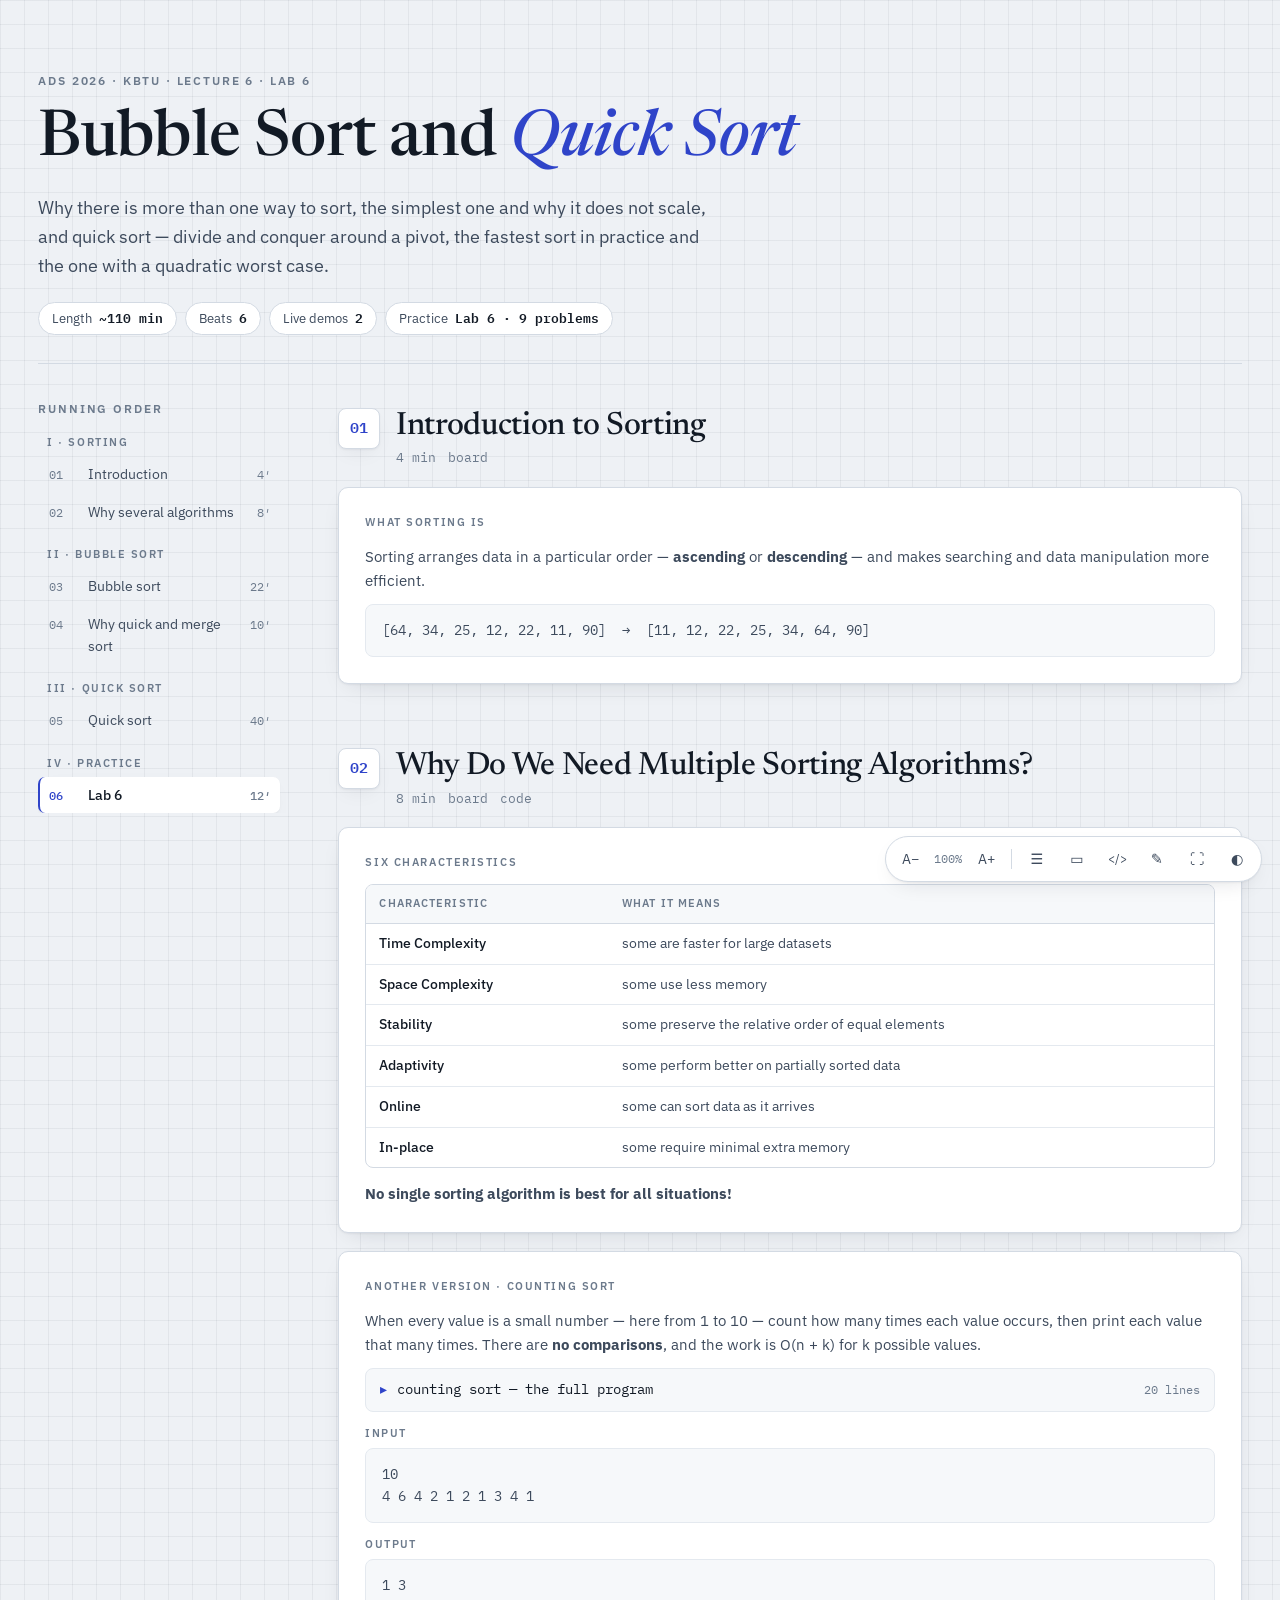
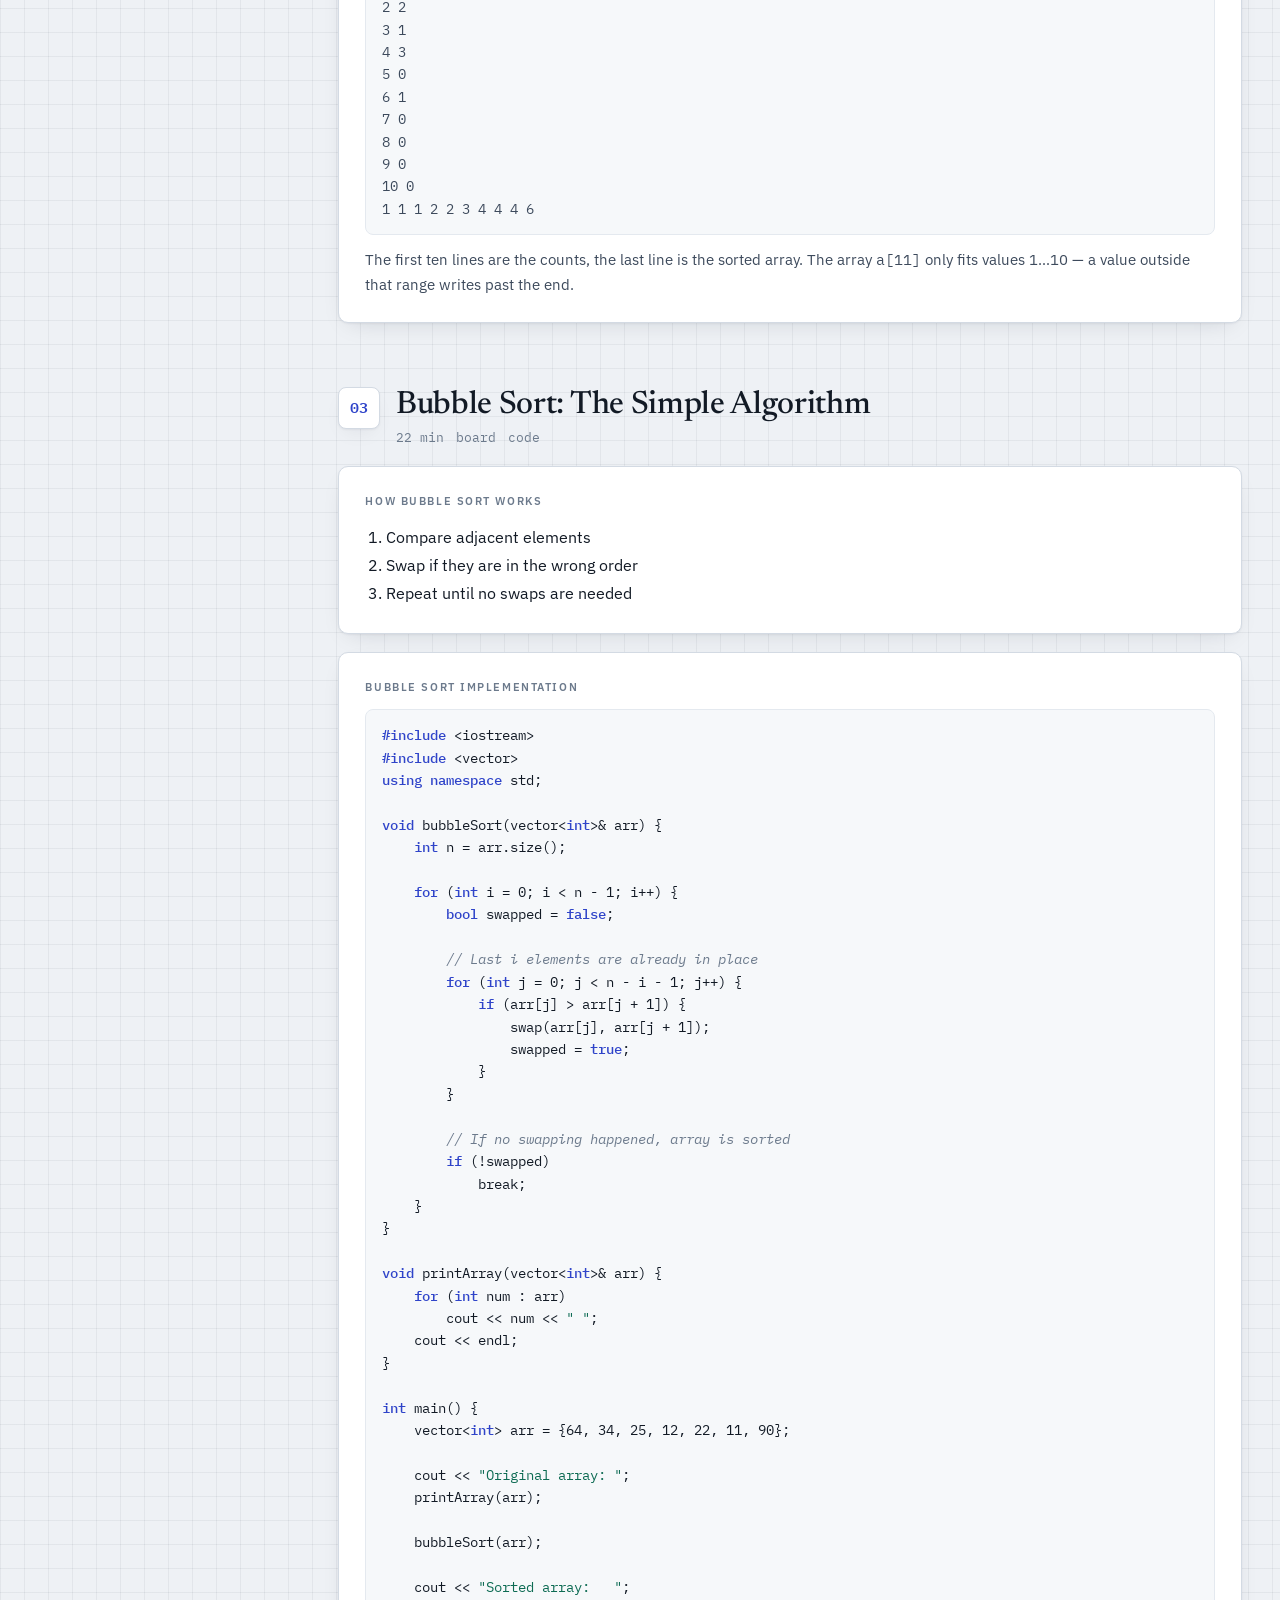
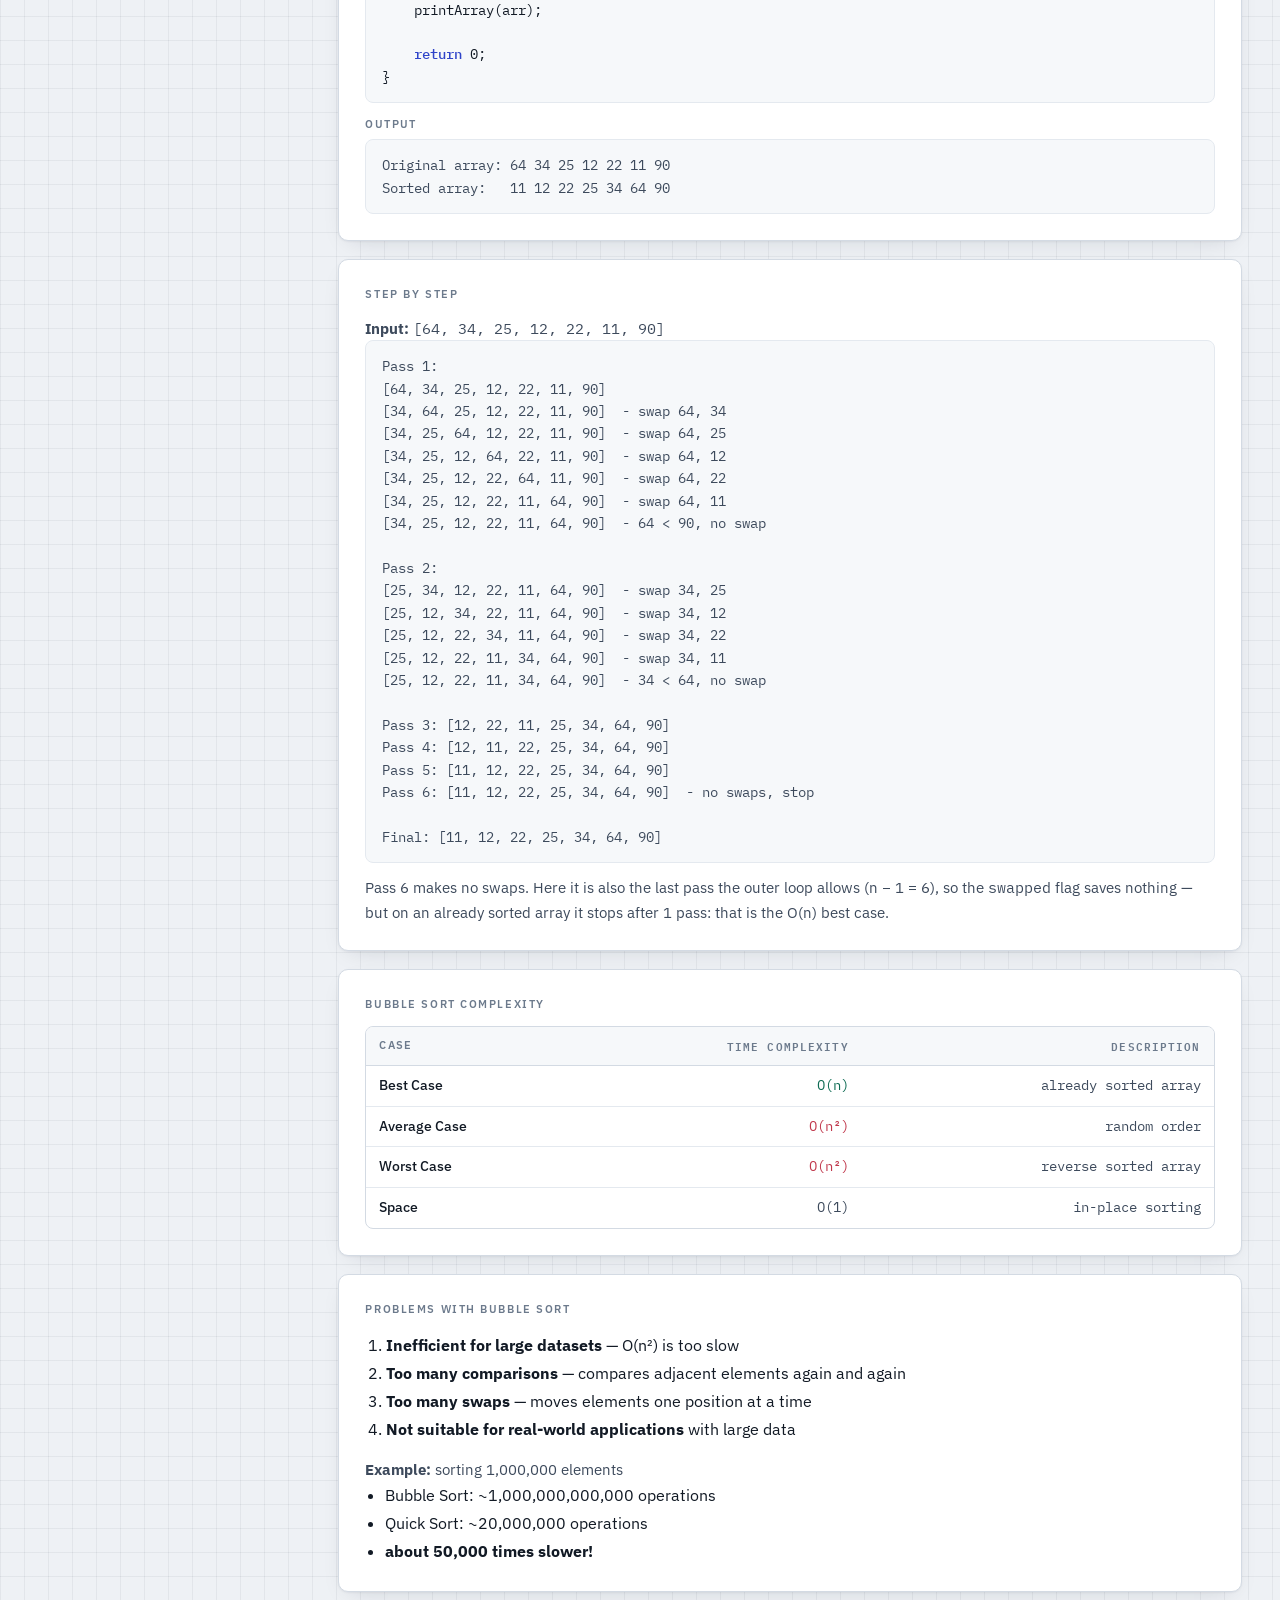
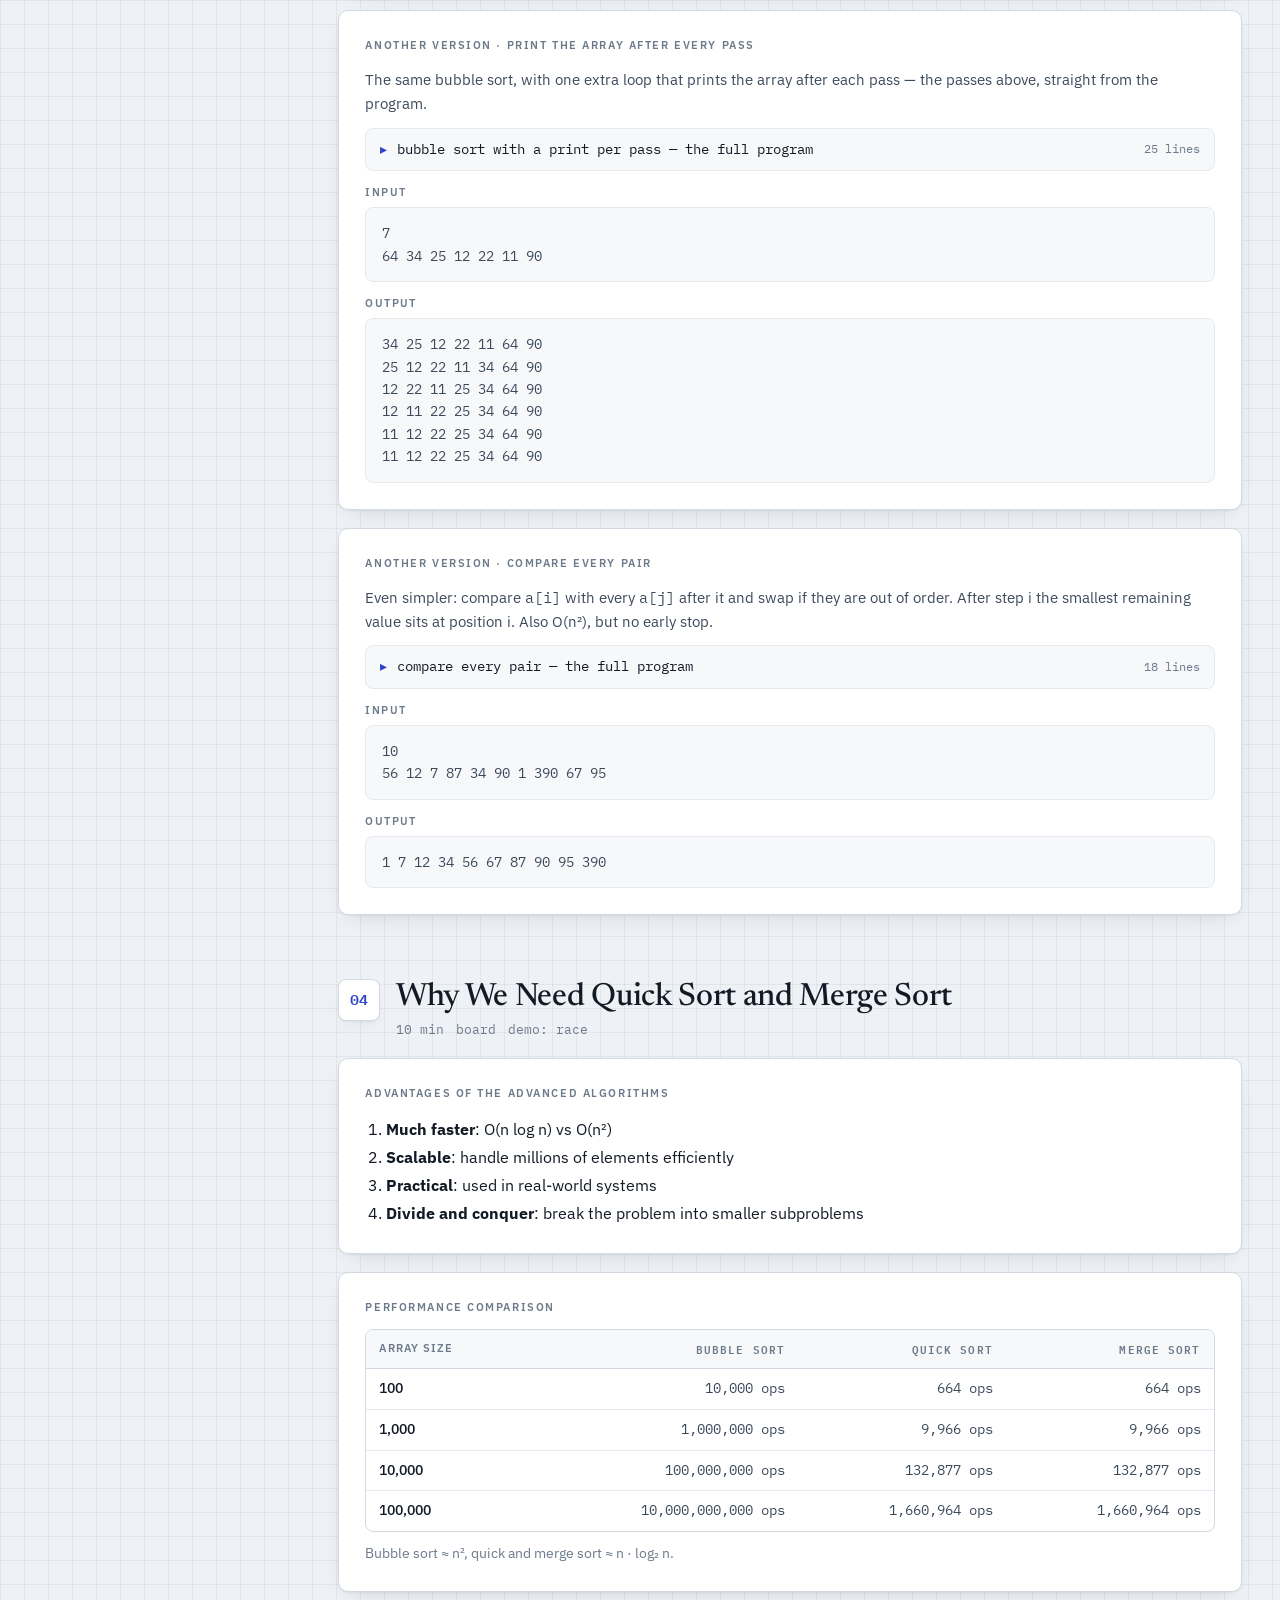
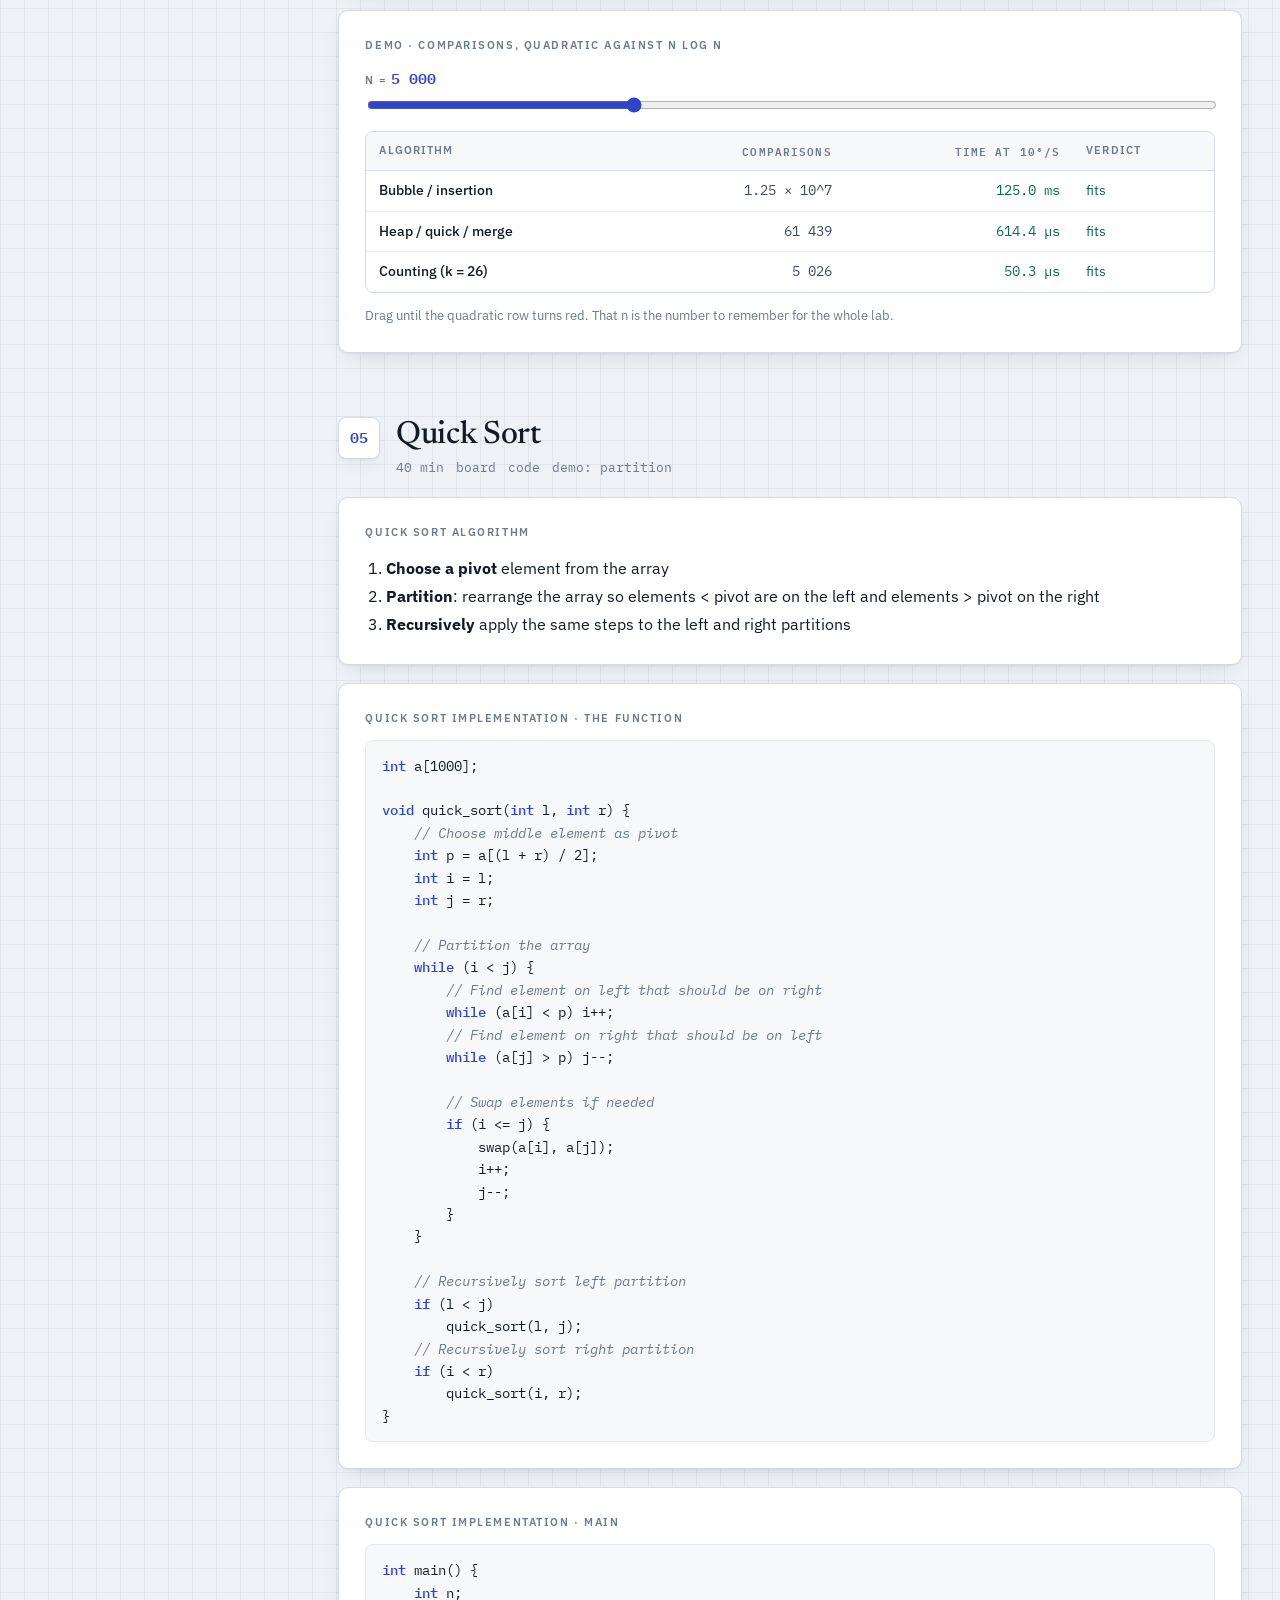
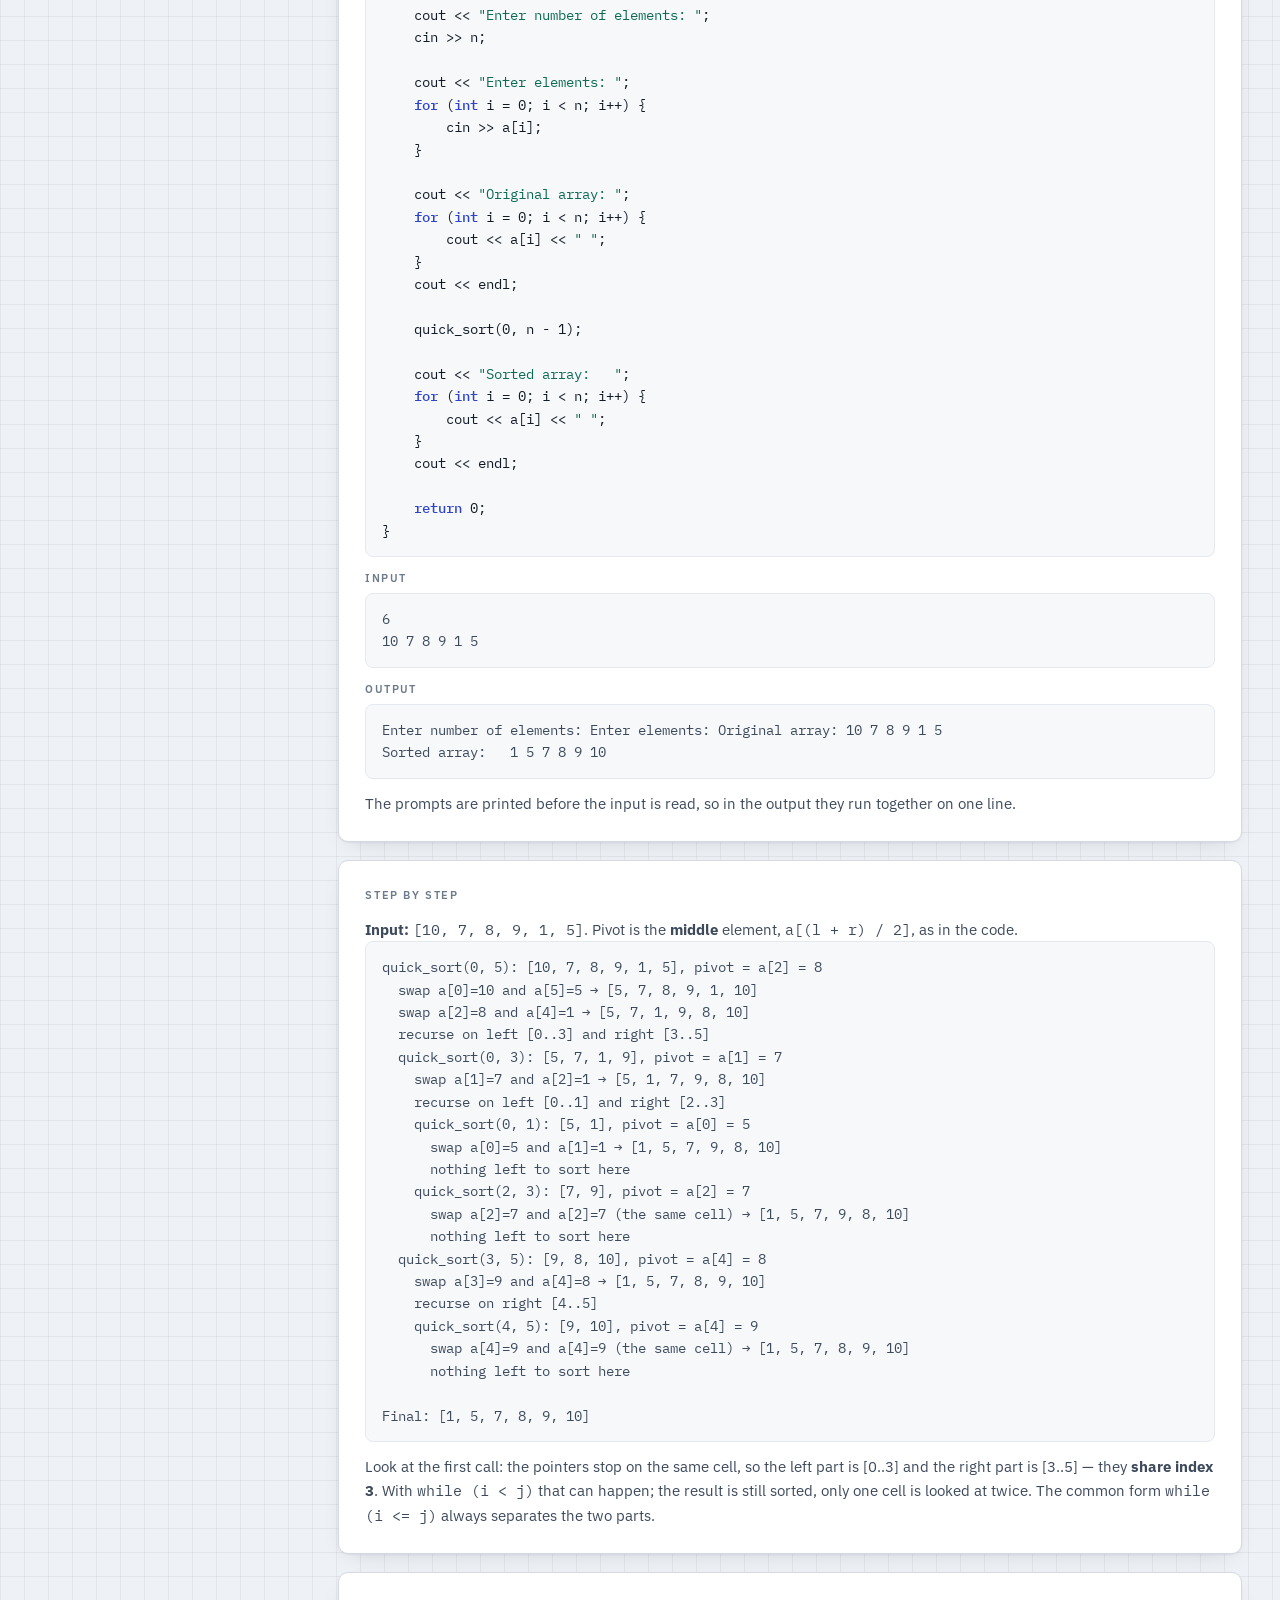
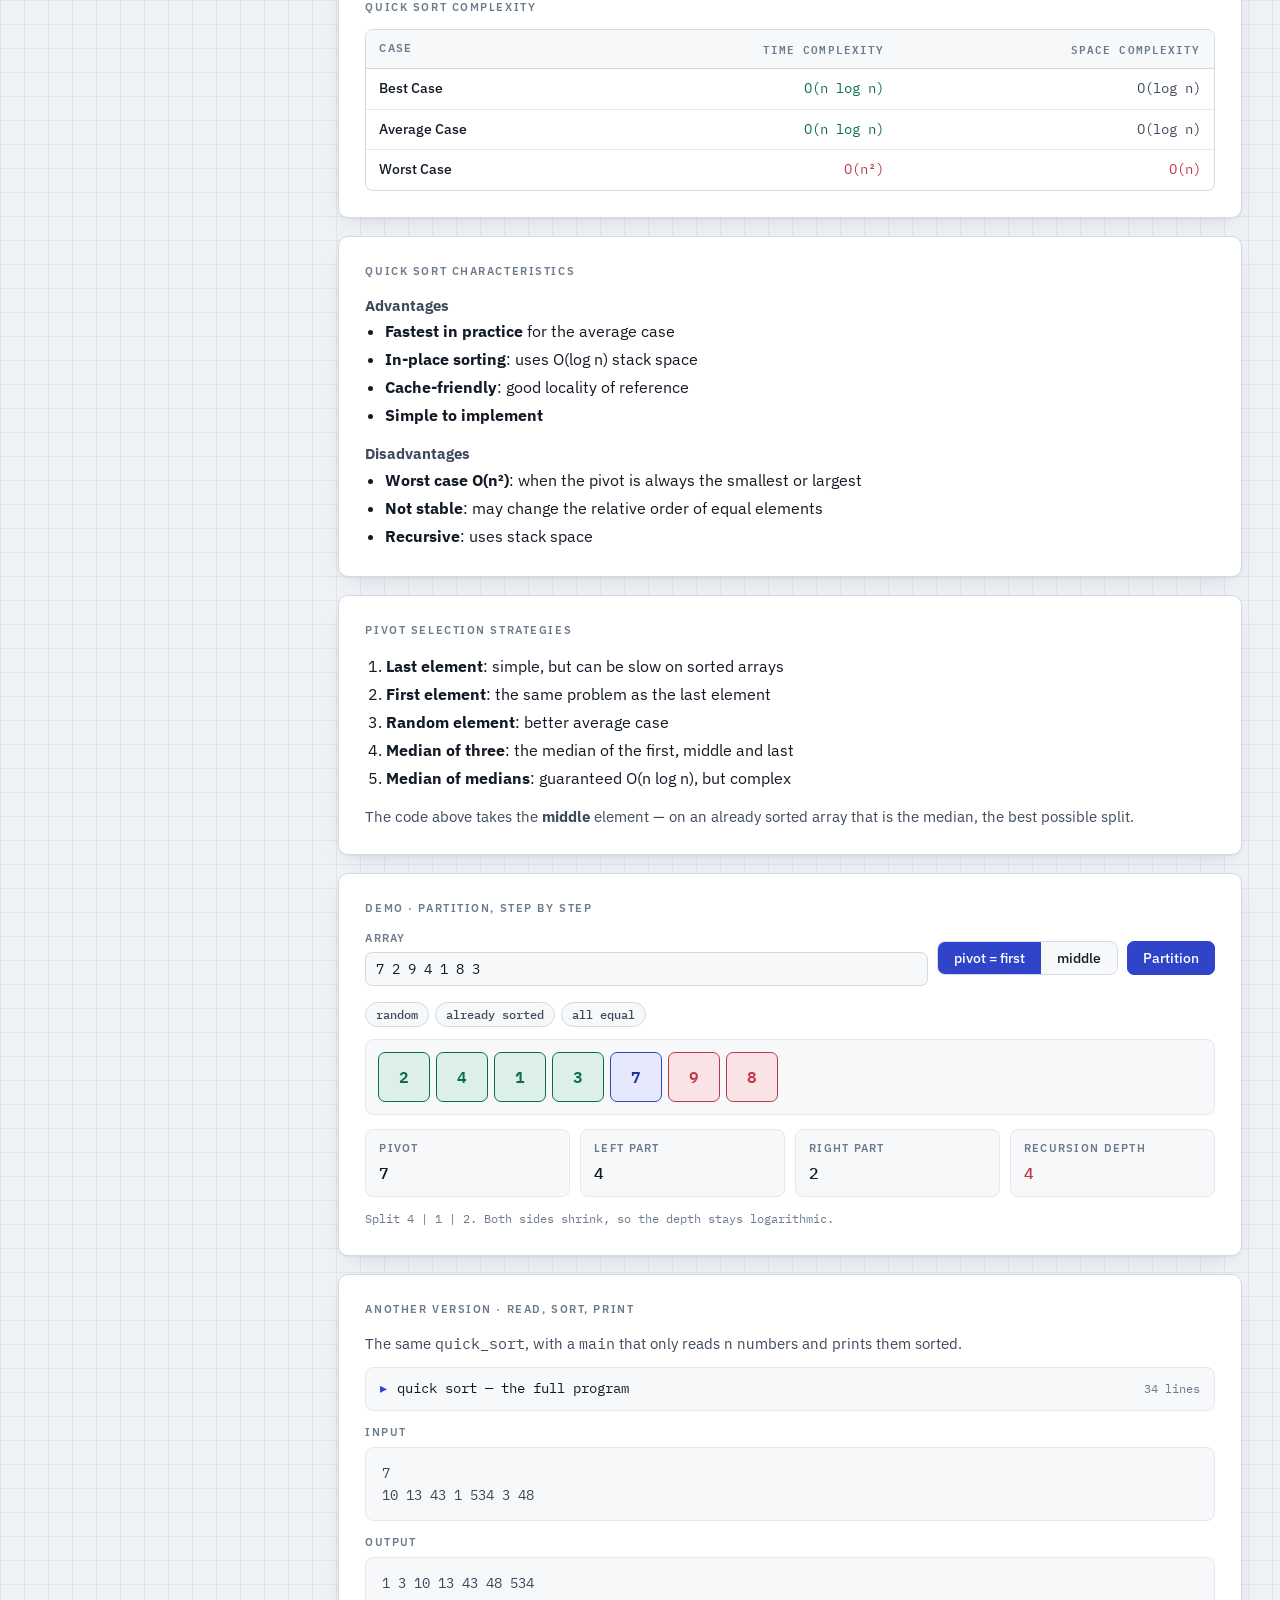
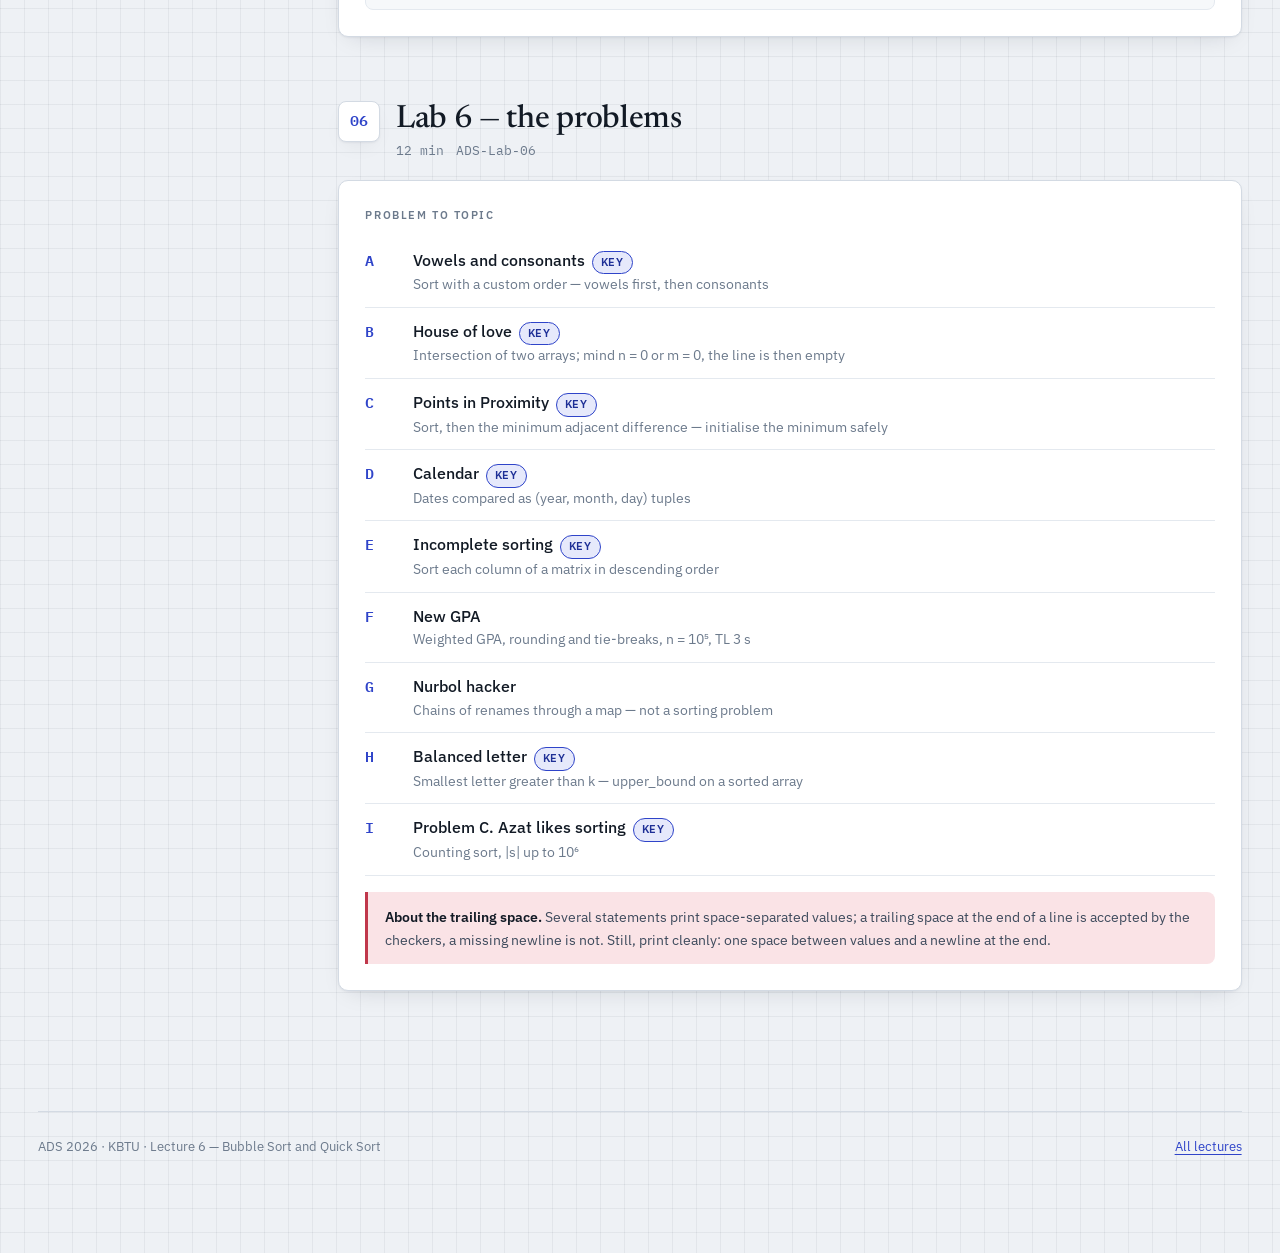
<file: lab06.html>
<!doctype html>
<html lang="en"><head>
<meta charset="utf-8">
<meta name="viewport" content="width=device-width,initial-scale=1">
<title>Bubble Sort and Quick Sort</title>
<link rel="preconnect" href="https://fonts.googleapis.com">
<link rel="preconnect" href="https://fonts.gstatic.com" crossorigin>
<link rel="stylesheet" href="https://fonts.googleapis.com/css2?family=IBM+Plex+Mono:wght@400;500;600&family=IBM+Plex+Sans:wght@400;500;600&family=Newsreader:ital,opsz,wght@0,6..72,400;0,6..72,500;0,6..72,600;1,6..72,400&display=swap">
<link rel="stylesheet" href="assets/notes.css?v=202611132233">
<link rel="stylesheet" href="assets/present.css?v=202611132233">
<link rel="stylesheet" href="assets/cpp.css?v=202611132233">
</head><body>
<div class="wrap">

<header class="masthead">
  <div class="eyebrow">ADS 2026 · KBTU · Lecture 6 · Lab 6</div>
  <h1>Bubble Sort and <em>Quick Sort</em></h1>
  <p class="dek">Why there is more than one way to sort, the simplest one and why it does not scale, and quick sort — divide and conquer around a pivot, the fastest sort in practice and the one with a quadratic worst case.</p>
  <div class="facts"><span class="fact">Length <b>~110 min</b></span><span class="fact">Beats <b>6</b></span><span class="fact">Live demos <b>2</b></span><span class="fact">Practice <b>Lab 6 · 9 problems</b></span></div>
</header>

<div class="cols">

<nav class="rail" aria-label="Running order">
  <div class="rail-h">Running order</div>
  <div class="part">I · Sorting</div>
  <ol>
    <li><a href="#b1"><span class="n">01</span><span>Introduction</span><span class="t">4′</span></a></li>
    <li><a href="#b2"><span class="n">02</span><span>Why several algorithms</span><span class="t">8′</span></a></li>
  </ol>
  <div class="part">II · Bubble sort</div>
  <ol>
    <li><a href="#b3"><span class="n">03</span><span>Bubble sort</span><span class="t">22′</span></a></li>
    <li><a href="#b4"><span class="n">04</span><span>Why quick and merge sort</span><span class="t">10′</span></a></li>
  </ol>
  <div class="part">III · Quick sort</div>
  <ol>
    <li><a href="#b5"><span class="n">05</span><span>Quick sort</span><span class="t">40′</span></a></li>
  </ol>
  <div class="part">IV · Practice</div>
  <ol>
    <li><a href="#b6"><span class="n">06</span><span>Lab 6</span><span class="t">12′</span></a></li>
  </ol>
</nav>

<main>
<section class="beat" id="b1">
  <div class="beat-head">
    <div class="beat-n">01</div>
    <div>
      <h2>Introduction to Sorting</h2>
      <div class="sub"><span>4 min</span> <span>board</span></div>
    </div>
  </div>
  <div class="stack">
    <div class="card pad board"><h4>What sorting is</h4><p>Sorting arranges data in a particular order — <strong>ascending</strong> or <strong>descending</strong> — and makes searching and data manipulation more efficient.</p><pre class="out" style="margin-top:12px">[64, 34, 25, 12, 22, 11, 90]  →  [11, 12, 22, 25, 34, 64, 90]</pre></div>
  </div>
</section>

<section class="beat" id="b2">
  <div class="beat-head">
    <div class="beat-n">02</div>
    <div>
      <h2>Why Do We Need Multiple Sorting Algorithms?</h2>
      <div class="sub"><span>8 min</span> <span>board</span> <span>code</span></div>
    </div>
  </div>
  <div class="stack">
    <div class="card pad board"><h4>Six characteristics</h4><div class="tw"><table><thead><tr><th>Characteristic</th><th>What it means</th></tr></thead><tbody><tr><td class="k">Time Complexity</td><td>some are faster for large datasets</td></tr><tr><td class="k">Space Complexity</td><td>some use less memory</td></tr><tr><td class="k">Stability</td><td>some preserve the relative order of equal elements</td></tr><tr><td class="k">Adaptivity</td><td>some perform better on partially sorted data</td></tr><tr><td class="k">Online</td><td>some can sort data as it arrives</td></tr><tr><td class="k">In-place</td><td>some require minimal extra memory</td></tr></tbody></table></div><p style="margin-top:13px"><strong>No single sorting algorithm is best for all situations!</strong></p></div>
    <div class="card pad board"><h4>Another version · counting sort</h4><p>When every value is a small number — here from 1 to 10 — count how many times each value occurs, then print each value that many times. There are <strong>no comparisons</strong>, and the work is O(n + k) for k possible values.</p><div style="margin-top:12px"><details class="code"><summary>counting sort — the full program<span class="lines">20 lines</span></summary><pre><span class="k">#include</span> &lt;iostream&gt;

<span class="k">using</span> <span class="k">namespace</span> std;
<span class="k">int</span> a[11];

<span class="k">int</span> main() {
    <span class="k">int</span> n, x;
    cin &gt;&gt; n;
    <span class="k">for</span> (<span class="k">int</span> i = 0; i &lt; n; ++i) {
        cin &gt;&gt; x;
        a[x]++;
    }
    <span class="k">for</span> (<span class="k">int</span> i = 1; i &lt;= 10; i++)
        cout &lt;&lt; i &lt;&lt; <span class="s">" "</span> &lt;&lt; a[i] &lt;&lt; endl;
    <span class="k">for</span> (<span class="k">int</span> i = 1; i &lt;= 10; i++) {
        <span class="k">for</span> (<span class="k">int</span> j = 0; j &lt; a[i]; j++)
            cout &lt;&lt; i &lt;&lt; <span class="s">" "</span>;
    }
    <span class="k">return</span> 0;
}</pre></details></div><div class="out-lbl">input</div><pre class="out">10
4 6 4 2 1 2 1 3 4 1</pre><div class="out-lbl">output</div><pre class="out">1 3
2 2
3 1
4 3
5 0
6 1
7 0
8 0
9 0
10 0
1 1 1 2 2 3 4 4 4 6</pre><p style="margin-top:12px">The first ten lines are the counts, the last line is the sorted array. The array <span class="mono">a[11]</span> only fits values 1…10 — a value outside that range writes past the end.</p></div>
  </div>
</section>

<section class="beat" id="b3">
  <div class="beat-head">
    <div class="beat-n">03</div>
    <div>
      <h2>Bubble Sort: The Simple Algorithm</h2>
      <div class="sub"><span>22 min</span> <span>board</span> <span>code</span></div>
    </div>
  </div>
  <div class="stack">
    <div class="card pad board"><h4>How bubble sort works</h4><ol style="margin:0;padding-left:1.3em;line-height:1.75"><li>Compare adjacent elements</li><li>Swap if they are in the wrong order</li><li>Repeat until no swaps are needed</li></ol></div>
    <div class="card pad board"><h4>Bubble sort implementation</h4><pre><span class="k">#include</span> &lt;iostream&gt;
<span class="k">#include</span> &lt;vector&gt;
<span class="k">using</span> <span class="k">namespace</span> std;

<span class="k">void</span> bubbleSort(vector&lt;<span class="k">int</span>&gt;&amp; arr) {
    <span class="k">int</span> n = arr.size();

    <span class="k">for</span> (<span class="k">int</span> i = 0; i &lt; n - 1; i++) {
        <span class="k">bool</span> swapped = <span class="k">false</span>;

        <span class="c">// Last i elements are already in place</span>
        <span class="k">for</span> (<span class="k">int</span> j = 0; j &lt; n - i - 1; j++) {
            <span class="k">if</span> (arr[j] &gt; arr[j + 1]) {
                swap(arr[j], arr[j + 1]);
                swapped = <span class="k">true</span>;
            }
        }

        <span class="c">// If no swapping happened, array is sorted</span>
        <span class="k">if</span> (!swapped)
            break;
    }
}

<span class="k">void</span> printArray(vector&lt;<span class="k">int</span>&gt;&amp; arr) {
    <span class="k">for</span> (<span class="k">int</span> num : arr)
        cout &lt;&lt; num &lt;&lt; <span class="s">" "</span>;
    cout &lt;&lt; endl;
}

<span class="k">int</span> main() {
    vector&lt;<span class="k">int</span>&gt; arr = {64, 34, 25, 12, 22, 11, 90};

    cout &lt;&lt; <span class="s">"Original array: "</span>;
    printArray(arr);

    bubbleSort(arr);

    cout &lt;&lt; <span class="s">"Sorted array:   "</span>;
    printArray(arr);

    <span class="k">return</span> 0;
}</pre><div class="out-lbl">output</div><pre class="out">Original array: 64 34 25 12 22 11 90
Sorted array:   11 12 22 25 34 64 90</pre></div>
    <div class="card pad board"><h4>Step by step</h4><p><strong>Input:</strong> <span class="mono">[64, 34, 25, 12, 22, 11, 90]</span></p><pre class="out">Pass 1:
[64, 34, 25, 12, 22, 11, 90]
[34, 64, 25, 12, 22, 11, 90]  - swap 64, 34
[34, 25, 64, 12, 22, 11, 90]  - swap 64, 25
[34, 25, 12, 64, 22, 11, 90]  - swap 64, 12
[34, 25, 12, 22, 64, 11, 90]  - swap 64, 22
[34, 25, 12, 22, 11, 64, 90]  - swap 64, 11
[34, 25, 12, 22, 11, 64, 90]  - 64 &lt; 90, no swap

Pass 2:
[25, 34, 12, 22, 11, 64, 90]  - swap 34, 25
[25, 12, 34, 22, 11, 64, 90]  - swap 34, 12
[25, 12, 22, 34, 11, 64, 90]  - swap 34, 22
[25, 12, 22, 11, 34, 64, 90]  - swap 34, 11
[25, 12, 22, 11, 34, 64, 90]  - 34 &lt; 64, no swap

Pass 3: [12, 22, 11, 25, 34, 64, 90]
Pass 4: [12, 11, 22, 25, 34, 64, 90]
Pass 5: [11, 12, 22, 25, 34, 64, 90]
Pass 6: [11, 12, 22, 25, 34, 64, 90]  - no swaps, stop

Final: [11, 12, 22, 25, 34, 64, 90]</pre><p style="margin-top:12px">Pass 6 makes no swaps. Here it is also the last pass the outer loop allows (n − 1 = 6), so the <span class="mono">swapped</span> flag saves nothing — but on an already sorted array it stops after 1 pass: that is the O(n) best case.</p></div>
    <div class="card pad board"><h4>Bubble sort complexity</h4><div class="tw"><table><thead><tr><th>Case</th><th class="n">Time Complexity</th><th class="n">Description</th></tr></thead><tbody><tr><td class="k">Best Case</td><td class="n"><span style="color:var(--prime)">O(n)</span></td><td class="n">already sorted array</td></tr><tr><td class="k">Average Case</td><td class="n"><span style="color:var(--mark)">O(n²)</span></td><td class="n">random order</td></tr><tr><td class="k">Worst Case</td><td class="n"><span style="color:var(--mark)">O(n²)</span></td><td class="n">reverse sorted array</td></tr><tr><td class="k">Space</td><td class="n">O(1)</td><td class="n">in-place sorting</td></tr></tbody></table></div></div>
    <div class="card pad board"><h4>Problems with bubble sort</h4><ol style="margin:0;padding-left:1.3em;line-height:1.75"><li><strong>Inefficient for large datasets</strong> — O(n²) is too slow</li><li><strong>Too many comparisons</strong> — compares adjacent elements again and again</li><li><strong>Too many swaps</strong> — moves elements one position at a time</li><li><strong>Not suitable for real-world applications</strong> with large data</li></ol><p style="margin-top:14px"><strong>Example:</strong> sorting 1,000,000 elements</p><ul style="margin:0;padding-left:1.2em;line-height:1.75"><li>Bubble Sort: ~1,000,000,000,000 operations</li><li>Quick Sort: ~20,000,000 operations</li><li><strong>about 50,000 times slower!</strong></li></ul></div>
    <div class="card pad board"><h4>Another version · print the array after every pass</h4><p>The same bubble sort, with one extra loop that prints the array after each pass — the passes above, straight from the program.</p><div style="margin-top:12px"><details class="code"><summary>bubble sort with a print per pass — the full program<span class="lines">25 lines</span></summary><pre><span class="k">#include</span> &lt;iostream&gt;

<span class="k">using</span> <span class="k">namespace</span> std;
<span class="k">int</span> a[1000];

<span class="k">int</span> main() {
    <span class="k">int</span> n;
    cin &gt;&gt; n;
    <span class="k">for</span> (<span class="k">int</span> i = 0; i &lt; n; i++)
        cin &gt;&gt; a[i];
    <span class="k">for</span> (<span class="k">int</span> i = 0; i &lt; n - 1; i++) { 
        <span class="k">bool</span> swapped = <span class="k">false</span>;
        <span class="k">for</span> (<span class="k">int</span> j = 0; j &lt; n - i - 1; j++)
            <span class="k">if</span> (a[j] &gt; a[j + 1]) {
                swap(a[j], a[j + 1]);
                swapped = <span class="k">true</span>;
            }
        <span class="k">for</span> (<span class="k">int</span> i = 0; i &lt; n; i++)
            cout &lt;&lt; a[i] &lt;&lt; <span class="s">" "</span>;
        cout &lt;&lt; endl;
        <span class="k">if</span> (swapped == <span class="k">false</span>)
            break;
    }
    <span class="k">return</span> 0;
}</pre></details></div><div class="out-lbl">input</div><pre class="out">7
64 34 25 12 22 11 90</pre><div class="out-lbl">output</div><pre class="out">34 25 12 22 11 64 90
25 12 22 11 34 64 90
12 22 11 25 34 64 90
12 11 22 25 34 64 90
11 12 22 25 34 64 90
11 12 22 25 34 64 90</pre></div>
    <div class="card pad board"><h4>Another version · compare every pair</h4><p>Even simpler: compare <span class="mono">a[i]</span> with every <span class="mono">a[j]</span> after it and swap if they are out of order. After step i the smallest remaining value sits at position i. Also O(n²), but no early stop.</p><div style="margin-top:12px"><details class="code"><summary>compare every pair — the full program<span class="lines">18 lines</span></summary><pre><span class="k">#include</span> &lt;iostream&gt;

<span class="k">using</span> <span class="k">namespace</span> std;
<span class="k">int</span> a[1000];

<span class="k">int</span> main() {
    <span class="k">int</span> n;
    cin &gt;&gt; n;
    <span class="k">for</span> (<span class="k">int</span> i = 0; i &lt; n; i++)
        cin &gt;&gt; a[i];
    <span class="k">for</span> (<span class="k">int</span> i = 0; i &lt; n; i++) 
        <span class="k">for</span> (<span class="k">int</span> j = i + 1; j &lt; n; j++)
            <span class="k">if</span> (a[i] &gt; a[j])
                swap(a[i], a[j]);
    <span class="k">for</span> (<span class="k">int</span> i = 0; i &lt; n; i++)
        cout &lt;&lt; a[i] &lt;&lt; <span class="s">" "</span>;
    <span class="k">return</span> 0;
}</pre></details></div><div class="out-lbl">input</div><pre class="out">10
56 12 7 87 34 90 1 390 67 95</pre><div class="out-lbl">output</div><pre class="out">1 7 12 34 56 67 87 90 95 390</pre></div>
  </div>
</section>

<section class="beat" id="b4">
  <div class="beat-head">
    <div class="beat-n">04</div>
    <div>
      <h2>Why We Need Quick Sort and Merge Sort</h2>
      <div class="sub"><span>10 min</span> <span>board</span> <span>demo: race</span></div>
    </div>
  </div>
  <div class="stack">
    <div class="card pad board"><h4>Advantages of the advanced algorithms</h4><ol style="margin:0;padding-left:1.3em;line-height:1.75"><li><strong>Much faster</strong>: O(n log n) vs O(n²)</li><li><strong>Scalable</strong>: handle millions of elements efficiently</li><li><strong>Practical</strong>: used in real-world systems</li><li><strong>Divide and conquer</strong>: break the problem into smaller subproblems</li></ol></div>
    <div class="card pad board"><h4>Performance comparison</h4><div class="tw"><table><thead><tr><th>Array Size</th><th class="n">Bubble Sort</th><th class="n">Quick Sort</th><th class="n">Merge Sort</th></tr></thead><tbody><tr><td class="k">100</td><td class="n">10,000 ops</td><td class="n">664 ops</td><td class="n">664 ops</td></tr><tr><td class="k">1,000</td><td class="n">1,000,000 ops</td><td class="n">9,966 ops</td><td class="n">9,966 ops</td></tr><tr><td class="k">10,000</td><td class="n">100,000,000 ops</td><td class="n">132,877 ops</td><td class="n">132,877 ops</td></tr><tr><td class="k">100,000</td><td class="n">10,000,000,000 ops</td><td class="n">1,660,964 ops</td><td class="n">1,660,964 ops</td></tr></tbody></table></div><p style="margin-top:11px;font-size:.85rem;color:var(--ink-3)">Bubble sort ≈ n², quick and merge sort ≈ n · log₂ n.</p></div>
    <div class="card pad demo"><h4>Demo · comparisons, quadratic against n log n</h4><div class="ctl" style="align-items:stretch"><label class="f" style="flex:1 1 320px"><span>n = <span id="srn" class="mono" style="color:var(--accent);font-size:.95rem;text-transform:none;letter-spacing:0">1 000</span></span><input type="range" id="srsl" min="1" max="30" value="10"></label></div><div class="tw"><table><thead><tr><th>Algorithm</th><th class="n">Comparisons</th><th class="n">Time at 10⁸/s</th><th>Verdict</th></tr></thead><tbody id="srbody"></tbody></table></div><p style="margin-top:12px;font-size:.83rem;color:var(--ink-3)">Drag until the quadratic row turns red. That n is the number to remember for the whole lab.</p></div>
  </div>
</section>

<section class="beat" id="b5">
  <div class="beat-head">
    <div class="beat-n">05</div>
    <div>
      <h2>Quick Sort</h2>
      <div class="sub"><span>40 min</span> <span>board</span> <span>code</span> <span>demo: partition</span></div>
    </div>
  </div>
  <div class="stack">
    <div class="card pad board"><h4>Quick sort algorithm</h4><ol style="margin:0;padding-left:1.3em;line-height:1.75"><li><strong>Choose a pivot</strong> element from the array</li><li><strong>Partition</strong>: rearrange the array so elements &lt; pivot are on the left and elements &gt; pivot on the right</li><li><strong>Recursively</strong> apply the same steps to the left and right partitions</li></ol></div>
    <div class="card pad board"><h4>Quick sort implementation · the function</h4><pre><span class="k">int</span> a[1000];

<span class="k">void</span> quick_sort(<span class="k">int</span> l, <span class="k">int</span> r) {
    <span class="c">// Choose middle element as pivot</span>
    <span class="k">int</span> p = a[(l + r) / 2];
    <span class="k">int</span> i = l;
    <span class="k">int</span> j = r;

    <span class="c">// Partition the array</span>
    <span class="k">while</span> (i &lt; j) {
        <span class="c">// Find element on left that should be on right</span>
        <span class="k">while</span> (a[i] &lt; p) i++;
        <span class="c">// Find element on right that should be on left</span>
        <span class="k">while</span> (a[j] &gt; p) j--;

        <span class="c">// Swap elements if needed</span>
        <span class="k">if</span> (i &lt;= j) {
            swap(a[i], a[j]);
            i++;
            j--;
        }
    }

    <span class="c">// Recursively sort left partition</span>
    <span class="k">if</span> (l &lt; j)
        quick_sort(l, j);
    <span class="c">// Recursively sort right partition</span>
    <span class="k">if</span> (i &lt; r)
        quick_sort(i, r);
}</pre></div>
    <div class="card pad board"><h4>Quick sort implementation · main</h4><pre><span class="k">int</span> main() {
    <span class="k">int</span> n;
    cout &lt;&lt; <span class="s">"Enter number of elements: "</span>;
    cin &gt;&gt; n;

    cout &lt;&lt; <span class="s">"Enter elements: "</span>;
    <span class="k">for</span> (<span class="k">int</span> i = 0; i &lt; n; i++) {
        cin &gt;&gt; a[i];
    }

    cout &lt;&lt; <span class="s">"Original array: "</span>;
    <span class="k">for</span> (<span class="k">int</span> i = 0; i &lt; n; i++) {
        cout &lt;&lt; a[i] &lt;&lt; <span class="s">" "</span>;
    }
    cout &lt;&lt; endl;

    quick_sort(0, n - 1);

    cout &lt;&lt; <span class="s">"Sorted array:   "</span>;
    <span class="k">for</span> (<span class="k">int</span> i = 0; i &lt; n; i++) {
        cout &lt;&lt; a[i] &lt;&lt; <span class="s">" "</span>;
    }
    cout &lt;&lt; endl;

    <span class="k">return</span> 0;
}</pre><div class="out-lbl">input</div><pre class="out">6
10 7 8 9 1 5</pre><div class="out-lbl">output</div><pre class="out">Enter number of elements: Enter elements: Original array: 10 7 8 9 1 5
Sorted array:   1 5 7 8 9 10</pre><p style="margin-top:12px">The prompts are printed before the input is read, so in the output they run together on one line.</p></div>
    <div class="card pad board"><h4>Step by step</h4><p><strong>Input:</strong> <span class="mono">[10, 7, 8, 9, 1, 5]</span>. Pivot is the <strong>middle</strong> element, <span class="mono">a[(l + r) / 2]</span>, as in the code.</p><pre class="out">quick_sort(0, 5): [10, 7, 8, 9, 1, 5], pivot = a[2] = 8
  swap a[0]=10 and a[5]=5 → [5, 7, 8, 9, 1, 10]
  swap a[2]=8 and a[4]=1 → [5, 7, 1, 9, 8, 10]
  recurse on left [0..3] and right [3..5]
  quick_sort(0, 3): [5, 7, 1, 9], pivot = a[1] = 7
    swap a[1]=7 and a[2]=1 → [5, 1, 7, 9, 8, 10]
    recurse on left [0..1] and right [2..3]
    quick_sort(0, 1): [5, 1], pivot = a[0] = 5
      swap a[0]=5 and a[1]=1 → [1, 5, 7, 9, 8, 10]
      nothing left to sort here
    quick_sort(2, 3): [7, 9], pivot = a[2] = 7
      swap a[2]=7 and a[2]=7 (the same cell) → [1, 5, 7, 9, 8, 10]
      nothing left to sort here
  quick_sort(3, 5): [9, 8, 10], pivot = a[4] = 8
    swap a[3]=9 and a[4]=8 → [1, 5, 7, 8, 9, 10]
    recurse on right [4..5]
    quick_sort(4, 5): [9, 10], pivot = a[4] = 9
      swap a[4]=9 and a[4]=9 (the same cell) → [1, 5, 7, 8, 9, 10]
      nothing left to sort here

Final: [1, 5, 7, 8, 9, 10]</pre><p style="margin-top:12px">Look at the first call: the pointers stop on the same cell, so the left part is [0..3] and the right part is [3..5] — they <strong>share index 3</strong>. With <span class="mono">while (i &lt; j)</span> that can happen; the result is still sorted, only one cell is looked at twice. The common form <span class="mono">while (i &lt;= j)</span> always separates the two parts.</p></div>
    <div class="card pad board"><h4>Quick sort complexity</h4><div class="tw"><table><thead><tr><th>Case</th><th class="n">Time Complexity</th><th class="n">Space Complexity</th></tr></thead><tbody><tr><td class="k">Best Case</td><td class="n"><span style="color:var(--prime)">O(n log n)</span></td><td class="n">O(log n)</td></tr><tr><td class="k">Average Case</td><td class="n"><span style="color:var(--prime)">O(n log n)</span></td><td class="n">O(log n)</td></tr><tr><td class="k">Worst Case</td><td class="n"><span style="color:var(--mark)">O(n²)</span></td><td class="n"><span style="color:var(--mark)">O(n)</span></td></tr></tbody></table></div></div>
    <div class="card pad board"><h4>Quick sort characteristics</h4><p><strong>Advantages</strong></p><ul style="margin:0;padding-left:1.2em;line-height:1.75"><li><strong>Fastest in practice</strong> for the average case</li><li><strong>In-place sorting</strong>: uses O(log n) stack space</li><li><strong>Cache-friendly</strong>: good locality of reference</li><li><strong>Simple to implement</strong></li></ul><p style="margin-top:12px"><strong>Disadvantages</strong></p><ul style="margin:0;padding-left:1.2em;line-height:1.75"><li><strong>Worst case O(n²)</strong>: when the pivot is always the smallest or largest</li><li><strong>Not stable</strong>: may change the relative order of equal elements</li><li><strong>Recursive</strong>: uses stack space</li></ul></div>
    <div class="card pad board"><h4>Pivot selection strategies</h4><ol style="margin:0;padding-left:1.3em;line-height:1.75"><li><strong>Last element</strong>: simple, but can be slow on sorted arrays</li><li><strong>First element</strong>: the same problem as the last element</li><li><strong>Random element</strong>: better average case</li><li><strong>Median of three</strong>: the median of the first, middle and last</li><li><strong>Median of medians</strong>: guaranteed O(n log n), but complex</li></ol><p style="margin-top:12px">The code above takes the <strong>middle</strong> element — on an already sorted array that is the median, the best possible split.</p></div>
    <div class="card pad demo"><h4>Demo · partition, step by step</h4><div class="ctl"><label class="f" style="flex:1 1 230px"><span>array</span><input type="text" id="qsa" value="7 2 9 4 1 8 3"></label><div class="seg" id="qspv"><button data-p="first" class="on">pivot = first</button><button data-p="mid">middle</button></div><button class="pri" id="qsrun">Partition</button></div><div class="chips" style="margin-bottom:12px"><button class="chip" data-qs="7 2 9 4 1 8 3">random</button><button class="chip" data-qs="1 2 3 4 5 6 7 8">already sorted</button><button class="chip" data-qs="5 5 5 5 5 5">all equal</button></div><div class="track" id="qstrack"></div><div class="readout"><div class="stat"><div class="lab">pivot</div><div class="val" id="qsp">—</div></div><div class="stat"><div class="lab">left part</div><div class="val" id="qsl">—</div></div><div class="stat"><div class="lab">right part</div><div class="val" id="qsr">—</div></div><div class="stat bad"><div class="lab">recursion depth</div><div class="val" id="qsd">—</div></div></div><div class="log" id="qslog"></div></div>
    <div class="card pad board"><h4>Another version · read, sort, print</h4><p>The same <span class="mono">quick_sort</span>, with a <span class="mono">main</span> that only reads n numbers and prints them sorted.</p><div style="margin-top:12px"><details class="code"><summary>quick sort — the full program<span class="lines">34 lines</span></summary><pre><span class="k">#include</span> &lt;iostream&gt;

<span class="k">using</span> <span class="k">namespace</span> std;
<span class="k">int</span> a[1000];

<span class="k">void</span> quick_sort(<span class="k">int</span> l, <span class="k">int</span> r) {
    <span class="k">int</span> p = a[(l + r) / 2];
    <span class="k">int</span> i = l;
    <span class="k">int</span> j = r;
    <span class="k">while</span> (i &lt; j) {
        <span class="k">while</span> (a[i] &lt; p) i++;
        <span class="k">while</span> (a[j] &gt; p) j--;
        <span class="k">if</span> (i &lt;= j) {
            swap(a[i], a[j]);
            i++;
            j--;
        }
    }
    <span class="k">if</span> (l &lt; j) 
        quick_sort(l, j);
    <span class="k">if</span> (i &lt; r)
        quick_sort(i, r);
}

<span class="k">int</span> main() {
    <span class="k">int</span> n;
    cin &gt;&gt; n;
    <span class="k">for</span> (<span class="k">int</span> i = 0; i &lt; n; i++)
        cin &gt;&gt; a[i];
    quick_sort(0, n - 1);
    <span class="k">for</span> (<span class="k">int</span> i = 0; i &lt; n; i++)
        cout &lt;&lt; a[i] &lt;&lt; <span class="s">" "</span>;
    <span class="k">return</span> 0;
}</pre></details></div><div class="out-lbl">input</div><pre class="out">7
10 13 43 1 534 3 48</pre><div class="out-lbl">output</div><pre class="out">1 3 10 13 43 48 534</pre></div>
  </div>
</section>

<section class="beat" id="b6">
  <div class="beat-head">
    <div class="beat-n">06</div>
    <div>
      <h2>Lab 6 — the problems</h2>
      <div class="sub"><span>12 min</span> <span>ADS-Lab-06</span></div>
    </div>
  </div>
  <div class="stack">
    <div class="card pad board"><h4>Problem to topic</h4><div class="map-row"><span class="map-idx">A</span><div><span class="map-name">Vowels and consonants</span><span class="pill key">key</span><div class="map-why">Sort with a custom order — vowels first, then consonants</div></div></div>
<div class="map-row"><span class="map-idx">B</span><div><span class="map-name">House of love</span><span class="pill key">key</span><div class="map-why">Intersection of two arrays; mind n = 0 or m = 0, the line is then empty</div></div></div>
<div class="map-row"><span class="map-idx">C</span><div><span class="map-name">Points in Proximity</span><span class="pill key">key</span><div class="map-why">Sort, then the minimum adjacent difference — initialise the minimum safely</div></div></div>
<div class="map-row"><span class="map-idx">D</span><div><span class="map-name">Calendar</span><span class="pill key">key</span><div class="map-why">Dates compared as (year, month, day) tuples</div></div></div>
<div class="map-row"><span class="map-idx">E</span><div><span class="map-name">Incomplete sorting</span><span class="pill key">key</span><div class="map-why">Sort each column of a matrix in descending order</div></div></div>
<div class="map-row"><span class="map-idx">F</span><div><span class="map-name">New GPA</span><div class="map-why">Weighted GPA, rounding and tie-breaks, n = 10⁵, TL 3 s</div></div></div>
<div class="map-row"><span class="map-idx">G</span><div><span class="map-name">Nurbol hacker</span><div class="map-why">Chains of renames through a map — not a sorting problem</div></div></div>
<div class="map-row"><span class="map-idx">H</span><div><span class="map-name">Balanced letter</span><span class="pill key">key</span><div class="map-why">Smallest letter greater than k — upper_bound on a sorted array</div></div></div>
<div class="map-row"><span class="map-idx">I</span><div><span class="map-name">Problem C. Azat likes sorting</span><span class="pill key">key</span><div class="map-why">Counting sort, |s| up to 10⁶</div></div></div><div class="trap" style="margin-top:16px"><b>About the trailing space.</b> Several statements print space-separated values; a trailing space at the end of a line is accepted by the checkers, a missing newline is not. Still, print cleanly: one space between values and a newline at the end.</div></div>
  </div>
</section>
</main>
</div>

<footer>
  <span>ADS 2026 · KBTU · Lecture 6 — Bubble Sort and Quick Sort</span>
  <span><a href="index.html">All lectures</a></span>
</footer>
</div>

<button class="theme-btn" id="themeBtn" aria-label="Toggle theme" title="Toggle theme">◐</button>
<script src="assets/notes.js?v=202611132233"></script>
<script src="assets/present.js?v=202611132233"></script>
<script src="assets/cpp.js?v=202611132233"></script>
<script>

(function(){
var N=window.NOTES, el=N.el, on=N.on, each=N.each, grp=N.grp, sci=N.sci, dur=N.dur;

/* ---------- 01 race ---------- */
var NS=[10,50,100,500,1000,2000,5000,10000,20000,50000,1e5,2e5,5e5,1e6,2e6,5e6,1e7,2e7,5e7,1e8,
        3e2,7e2,3e3,7e3,3e4,7e4,3e5,7e5,3e6,7e6];
NS.sort(function(a,b){return a-b;});
function race(){
  var n=NS[Math.min(NS.length-1,(parseInt(el('srsl').value)||10)-1)];
  el('srn').textContent=grp(n);
  var rows=[['Bubble / insertion',n*(n-1)/2],['Heap / quick / merge',n*Math.log2(Math.max(2,n))],['Counting (k = 26)',n+26]];
  el('srbody').innerHTML=rows.map(function(r){
    var t=r[1]/1e8, ok=t<=1;
    return '<tr><td class="k">'+r[0]+'</td><td class="n">'+sci(r[1])+'</td>'+
           '<td class="n" style="color:'+(ok?'var(--prime)':'var(--mark)')+'">'+dur(t)+'</td>'+
           '<td style="color:'+(ok?'var(--prime)':'var(--mark)')+'">'+(ok?'fits':'too slow')+'</td></tr>';
  }).join('');
}
on('srsl','input',race); race();

/* ---------- 03 partition ---------- */
var qspivot='first';
function qsRun(){
  var a=(el('qsa').value||'').trim().split(/\s+/).map(Number).filter(function(v){return !isNaN(v);});
  if(a.length<2) return;
  var p = qspivot==='first' ? a[0] : a[a.length>>1];
  var L=[],E=[],R=[];
  a.forEach(function(v){ if(v<p) L.push(v); else if(v>p) R.push(v); else E.push(v); });
  el('qstrack').innerHTML =
    L.map(function(v){return '<div class="box" style="background:var(--prime-soft);border-color:var(--prime);color:var(--prime)">'+v+'</div>';}).join('')+
    E.map(function(v){return '<div class="box">'+v+'</div>';}).join('')+
    R.map(function(v){return '<div class="box" style="background:var(--mark-soft);border-color:var(--mark);color:var(--mark)">'+v+'</div>';}).join('');
  el('qsp').textContent=p; el('qsl').textContent=L.length; el('qsr').textContent=R.length;
  var worst=Math.max(L.length,R.length), depth;
  if(worst>=a.length-1){ depth=a.length; }
  else { depth=Math.ceil(Math.log2(a.length))+1; }
  el('qsd').textContent=depth;
  var bad = worst >= a.length-1;
  el('qslog').textContent = bad
    ? 'Bad split: '+L.length+' | '+E.length+' | '+R.length+'. One side got everything, so the depth is linear — this is the O(n²) case.'
    : 'Split '+L.length+' | '+E.length+' | '+R.length+'. Both sides shrink, so the depth stays logarithmic.';
}
each('#qspv button',function(b){ b.addEventListener('click',function(){
  each('#qspv button',function(x){x.classList.remove('on');});
  b.classList.add('on'); qspivot=b.getAttribute('data-p'); qsRun(); }); });
each('[data-qs]',function(b){ b.addEventListener('click',function(){ el('qsa').value=b.getAttribute('data-qs'); qsRun(); }); });
on('qsrun','click',qsRun); on('qsa','change',qsRun);
qsRun();
})();

</script>
</body></html>
</file>
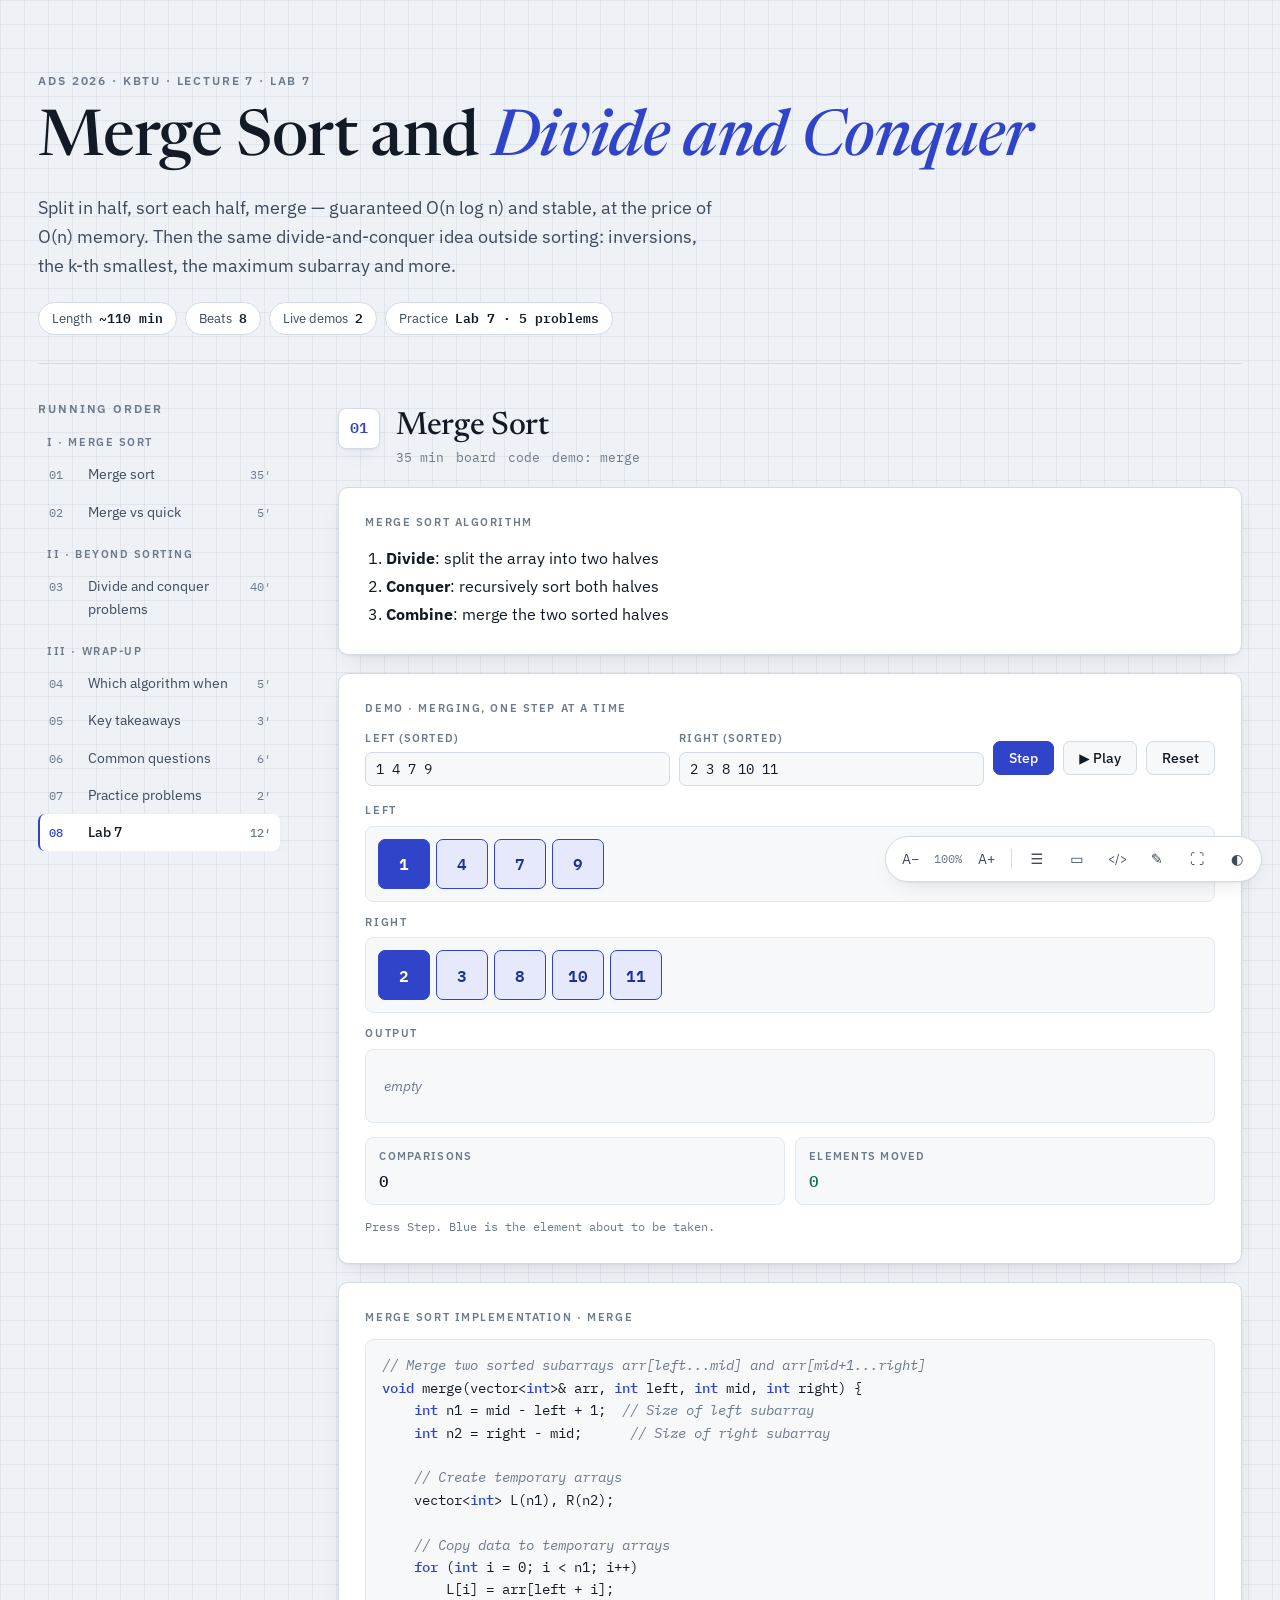
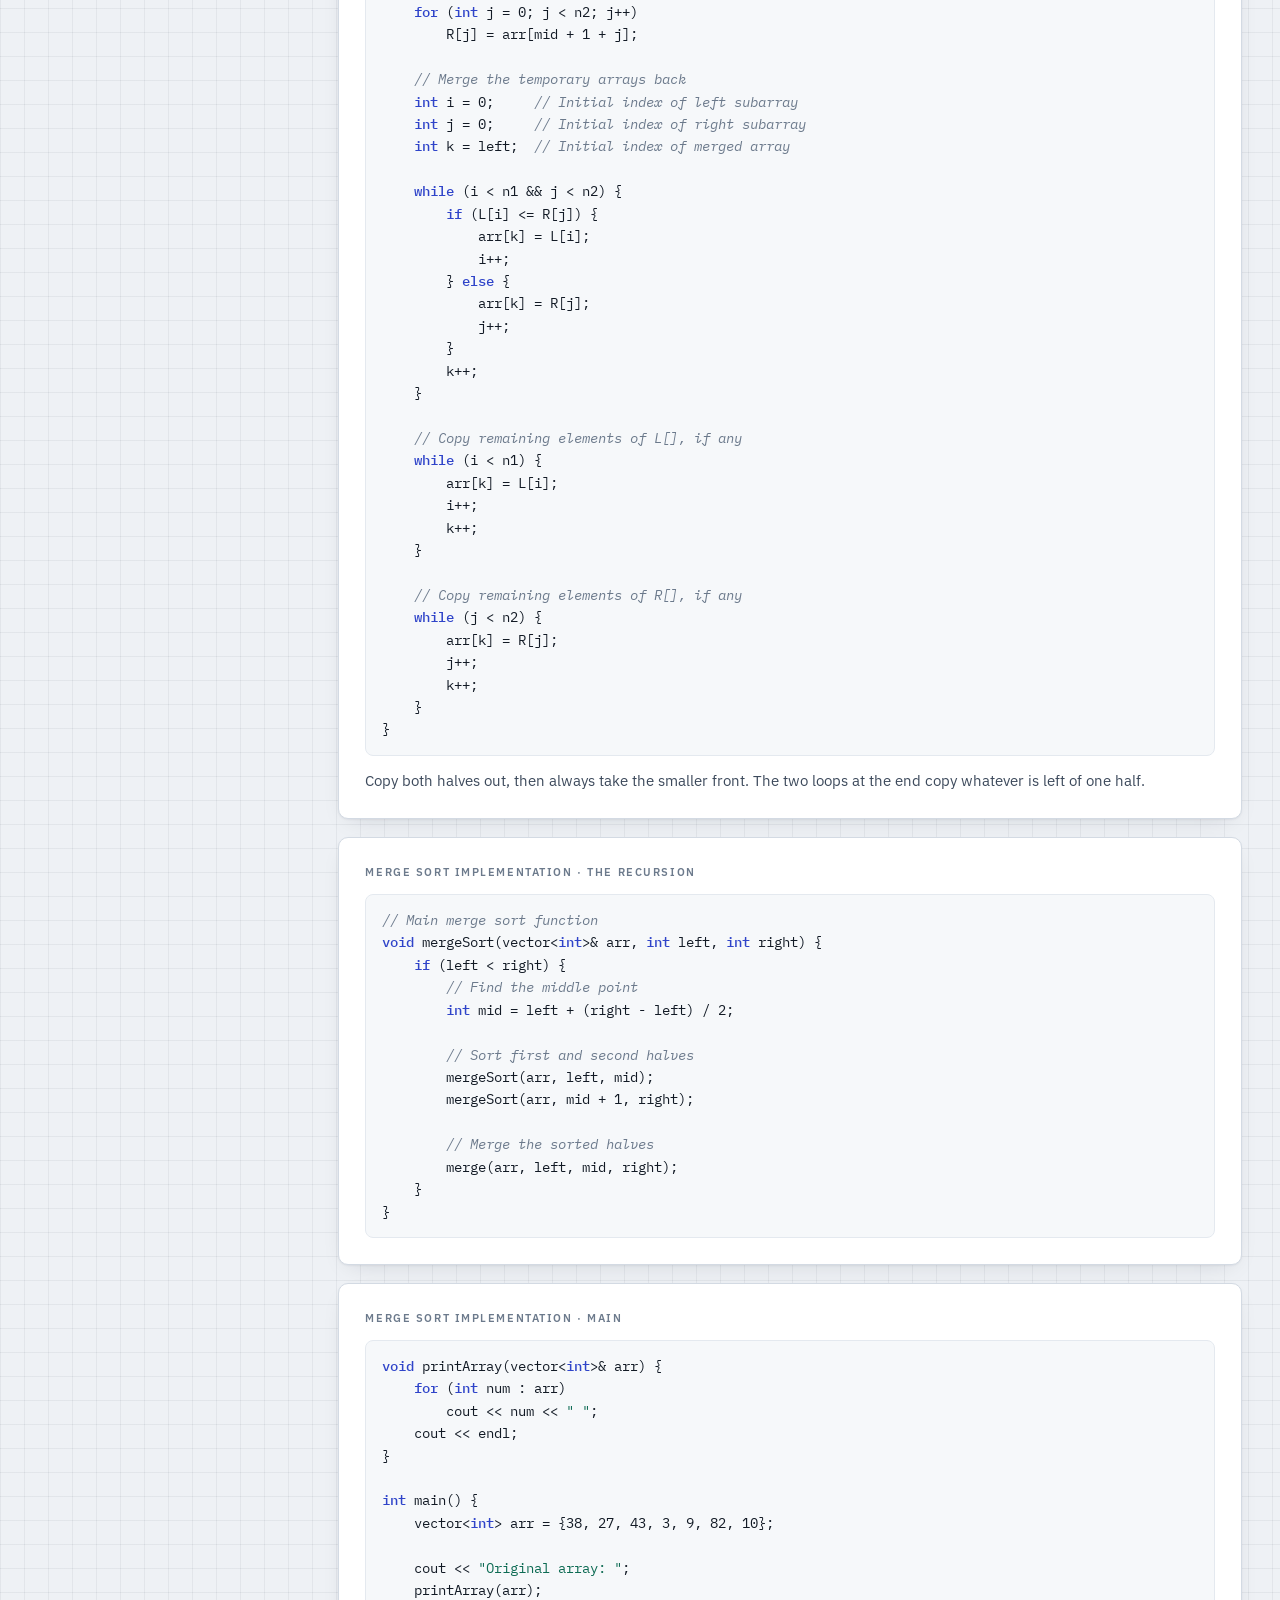
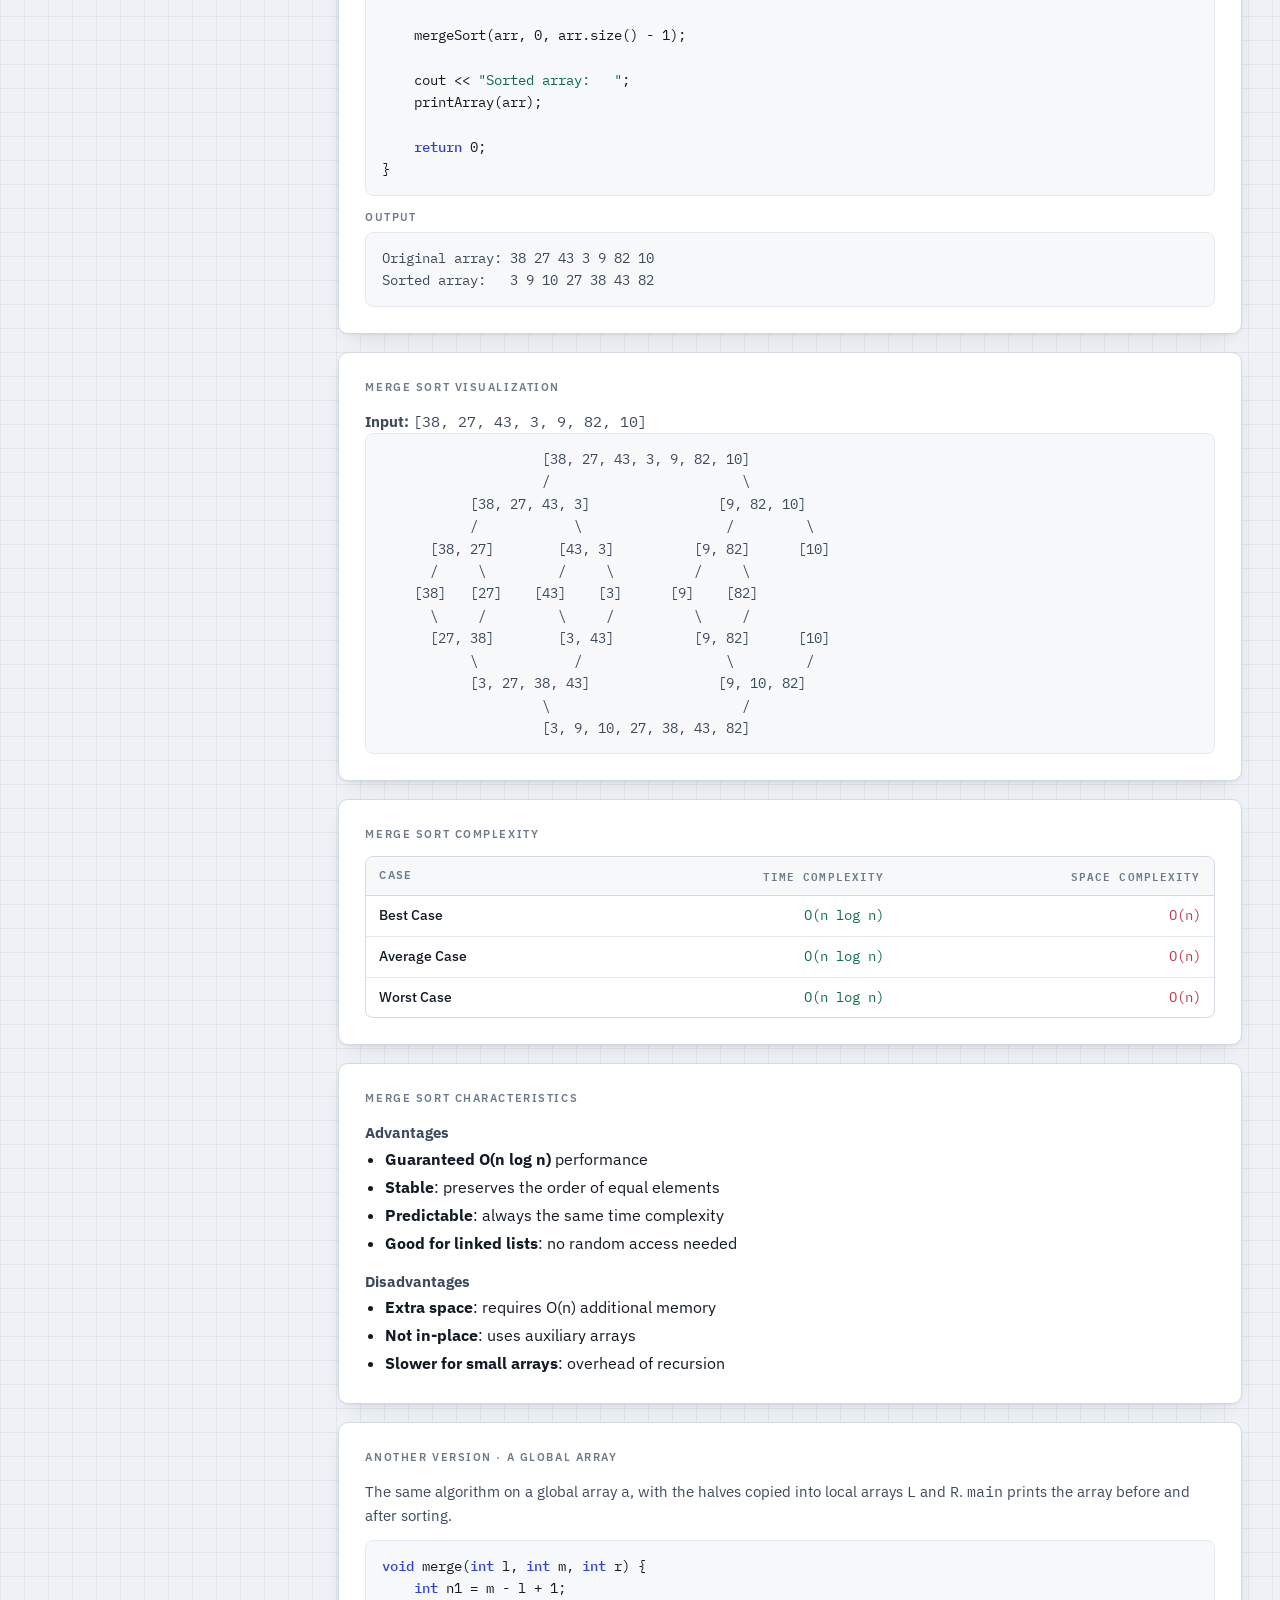
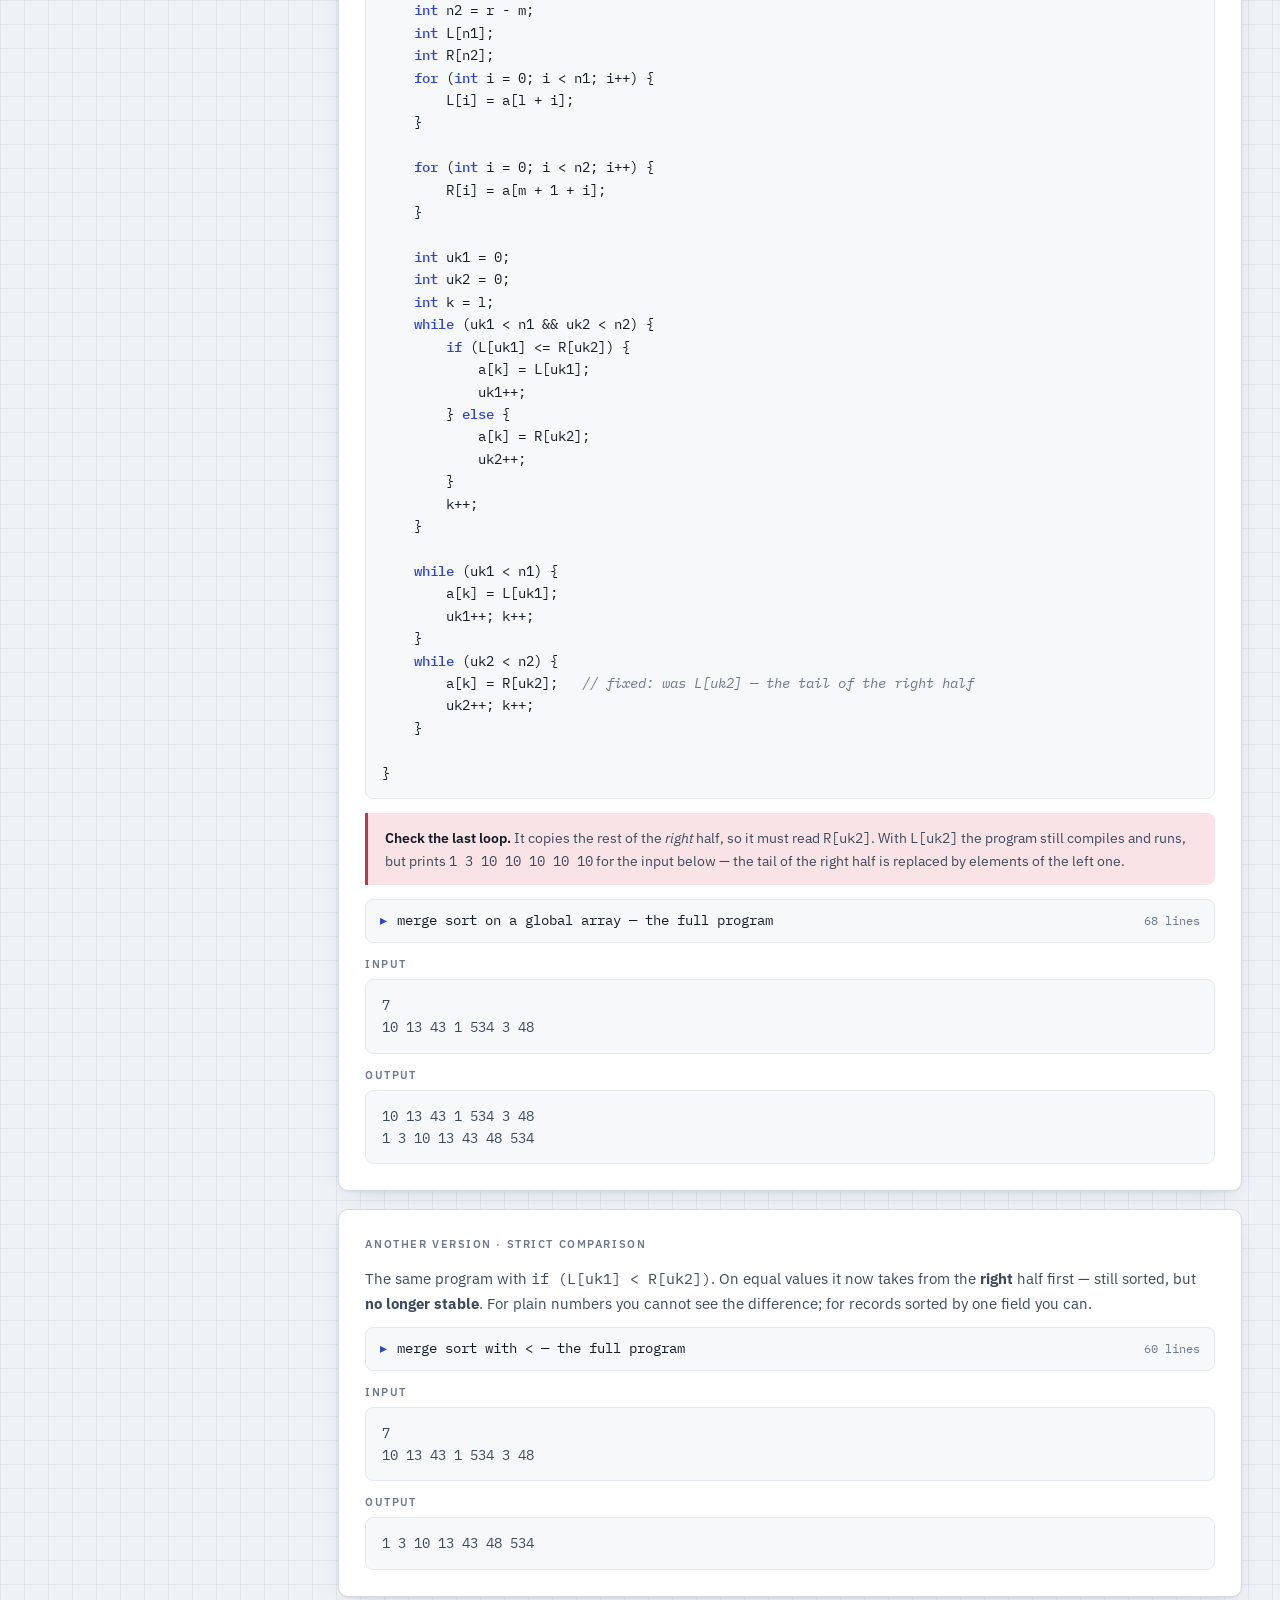
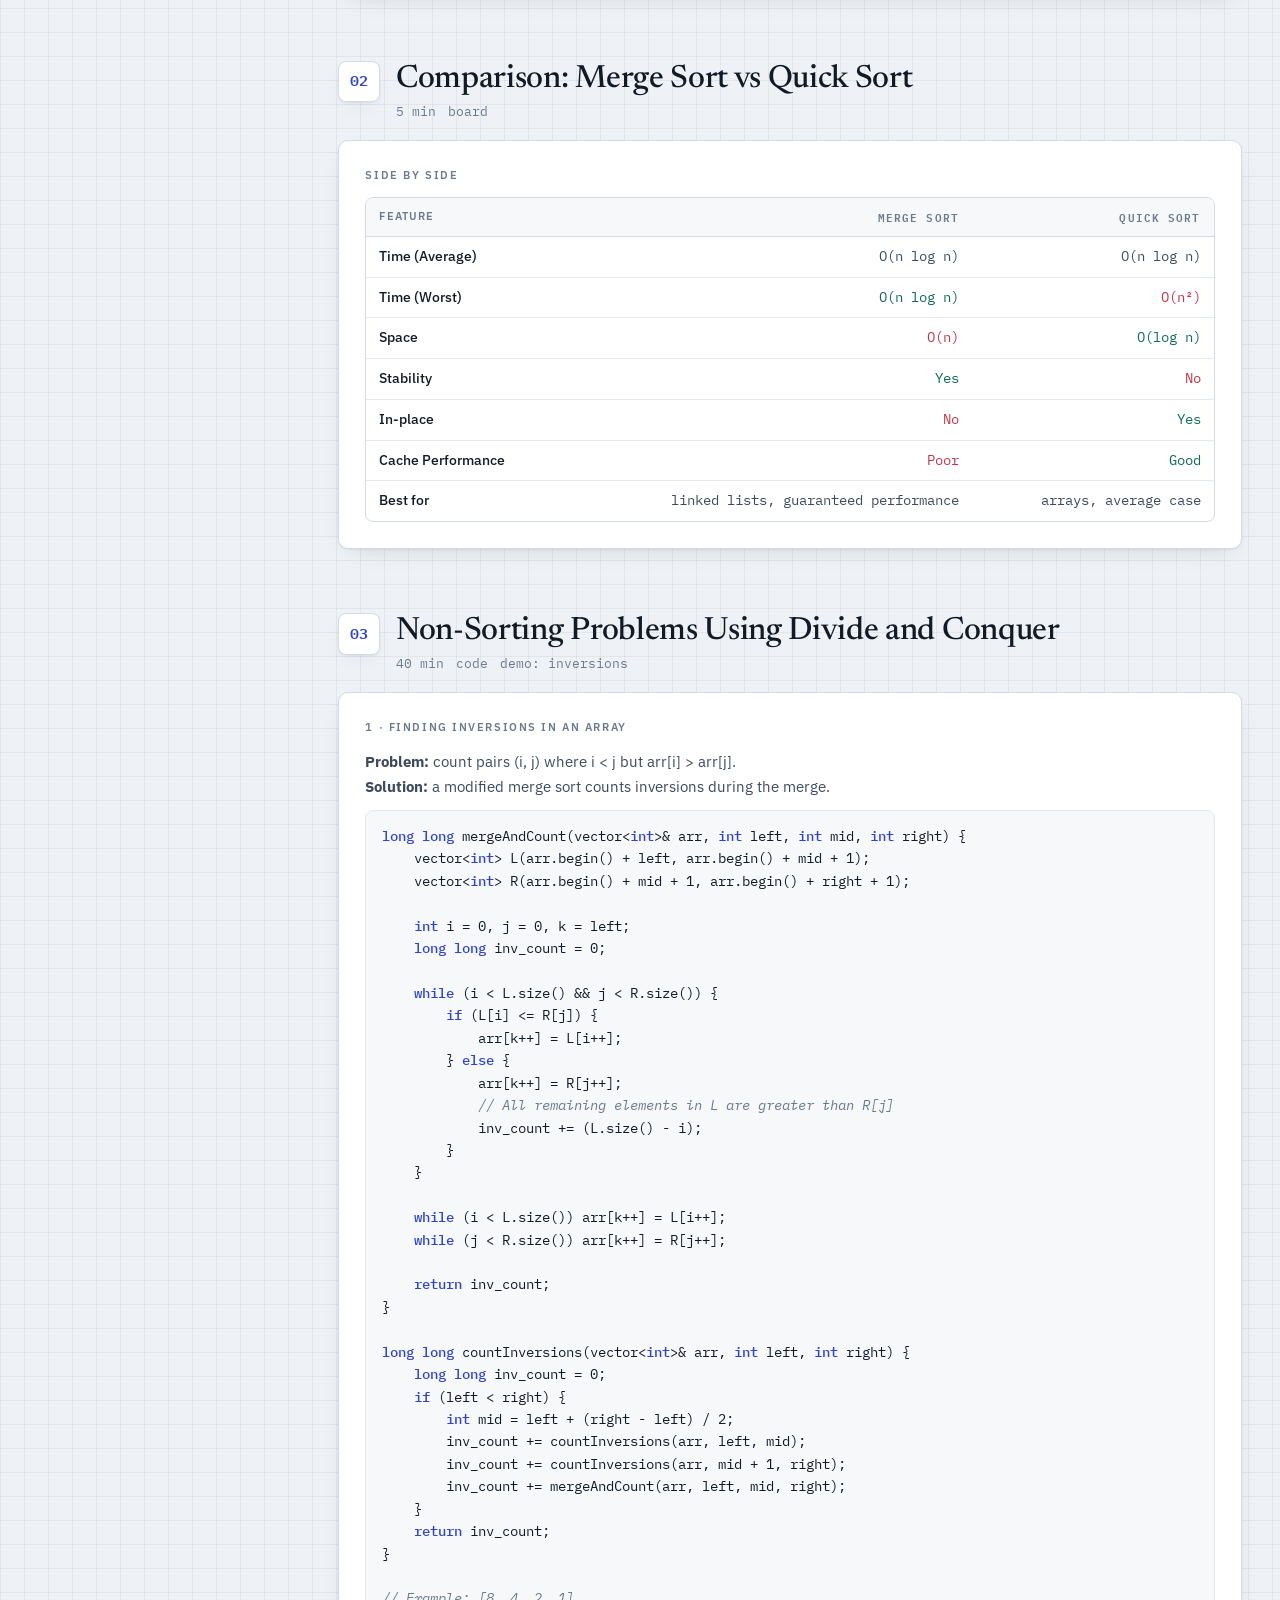
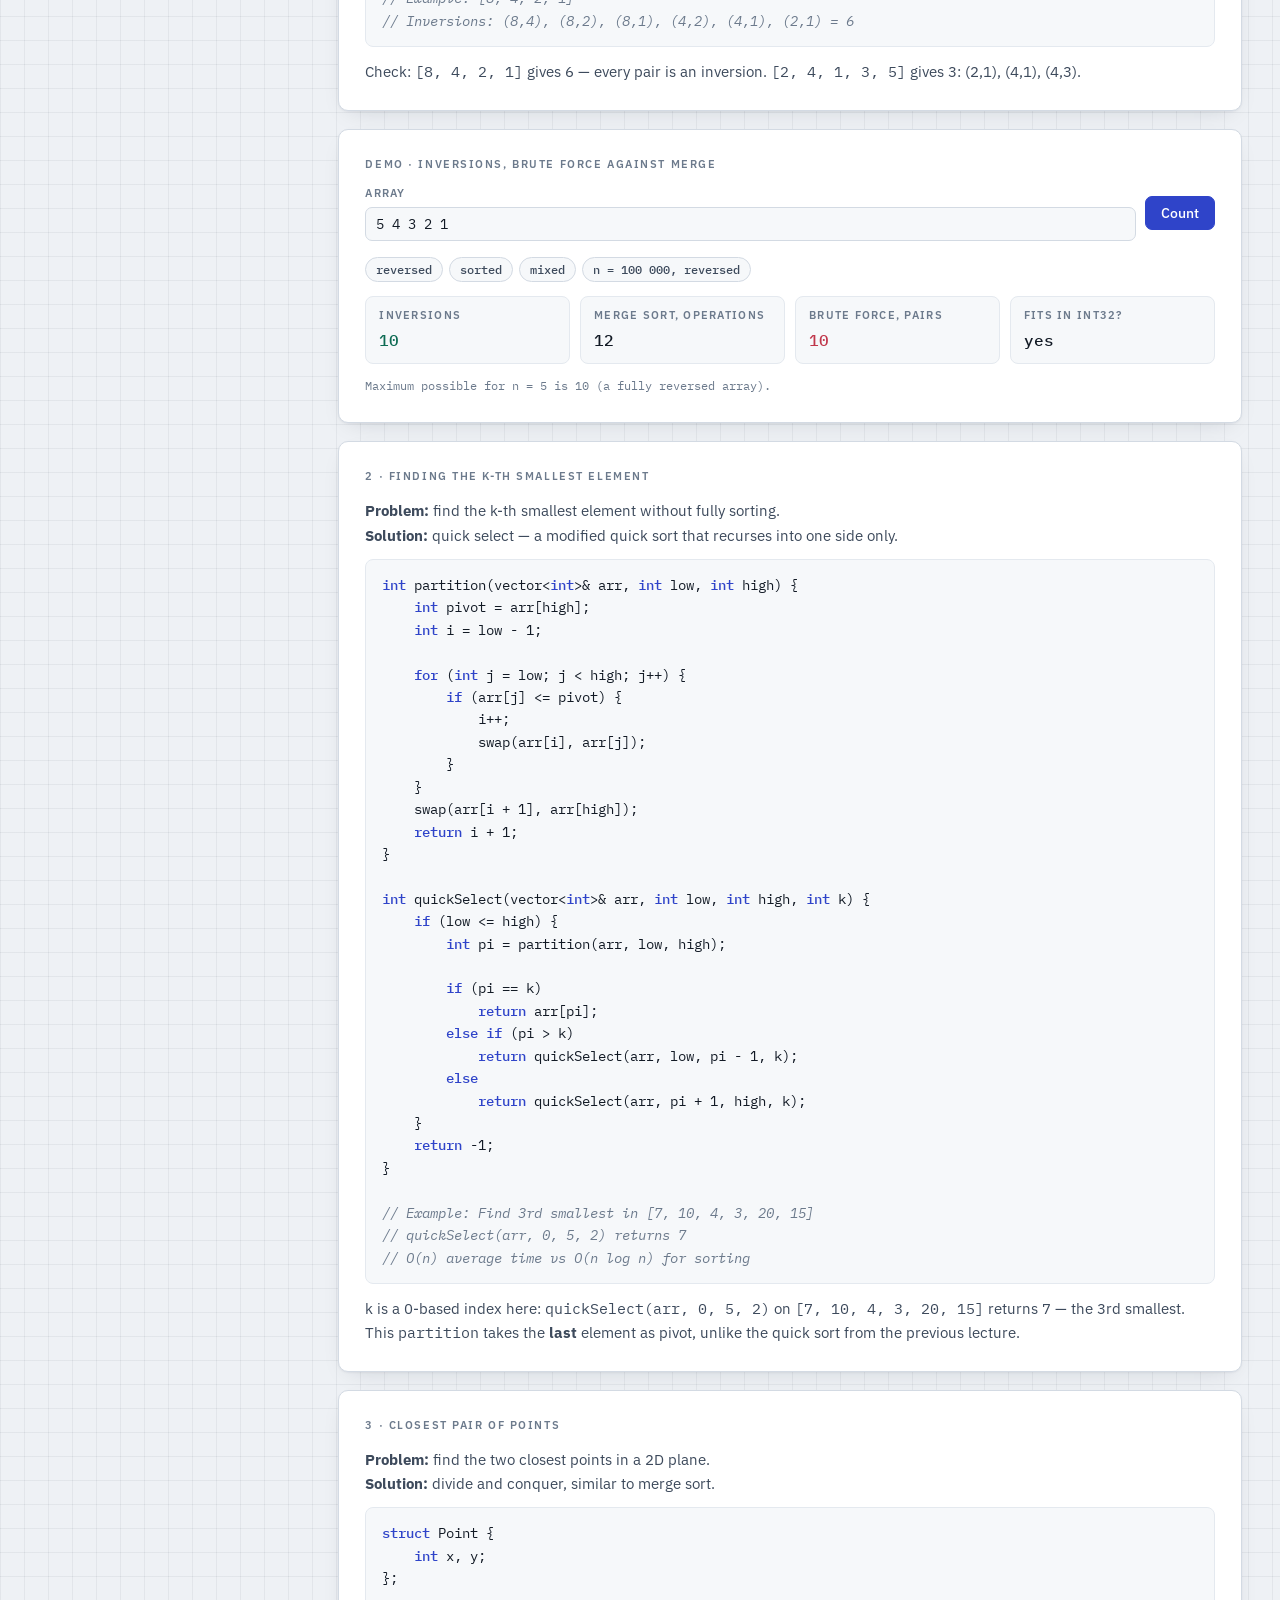
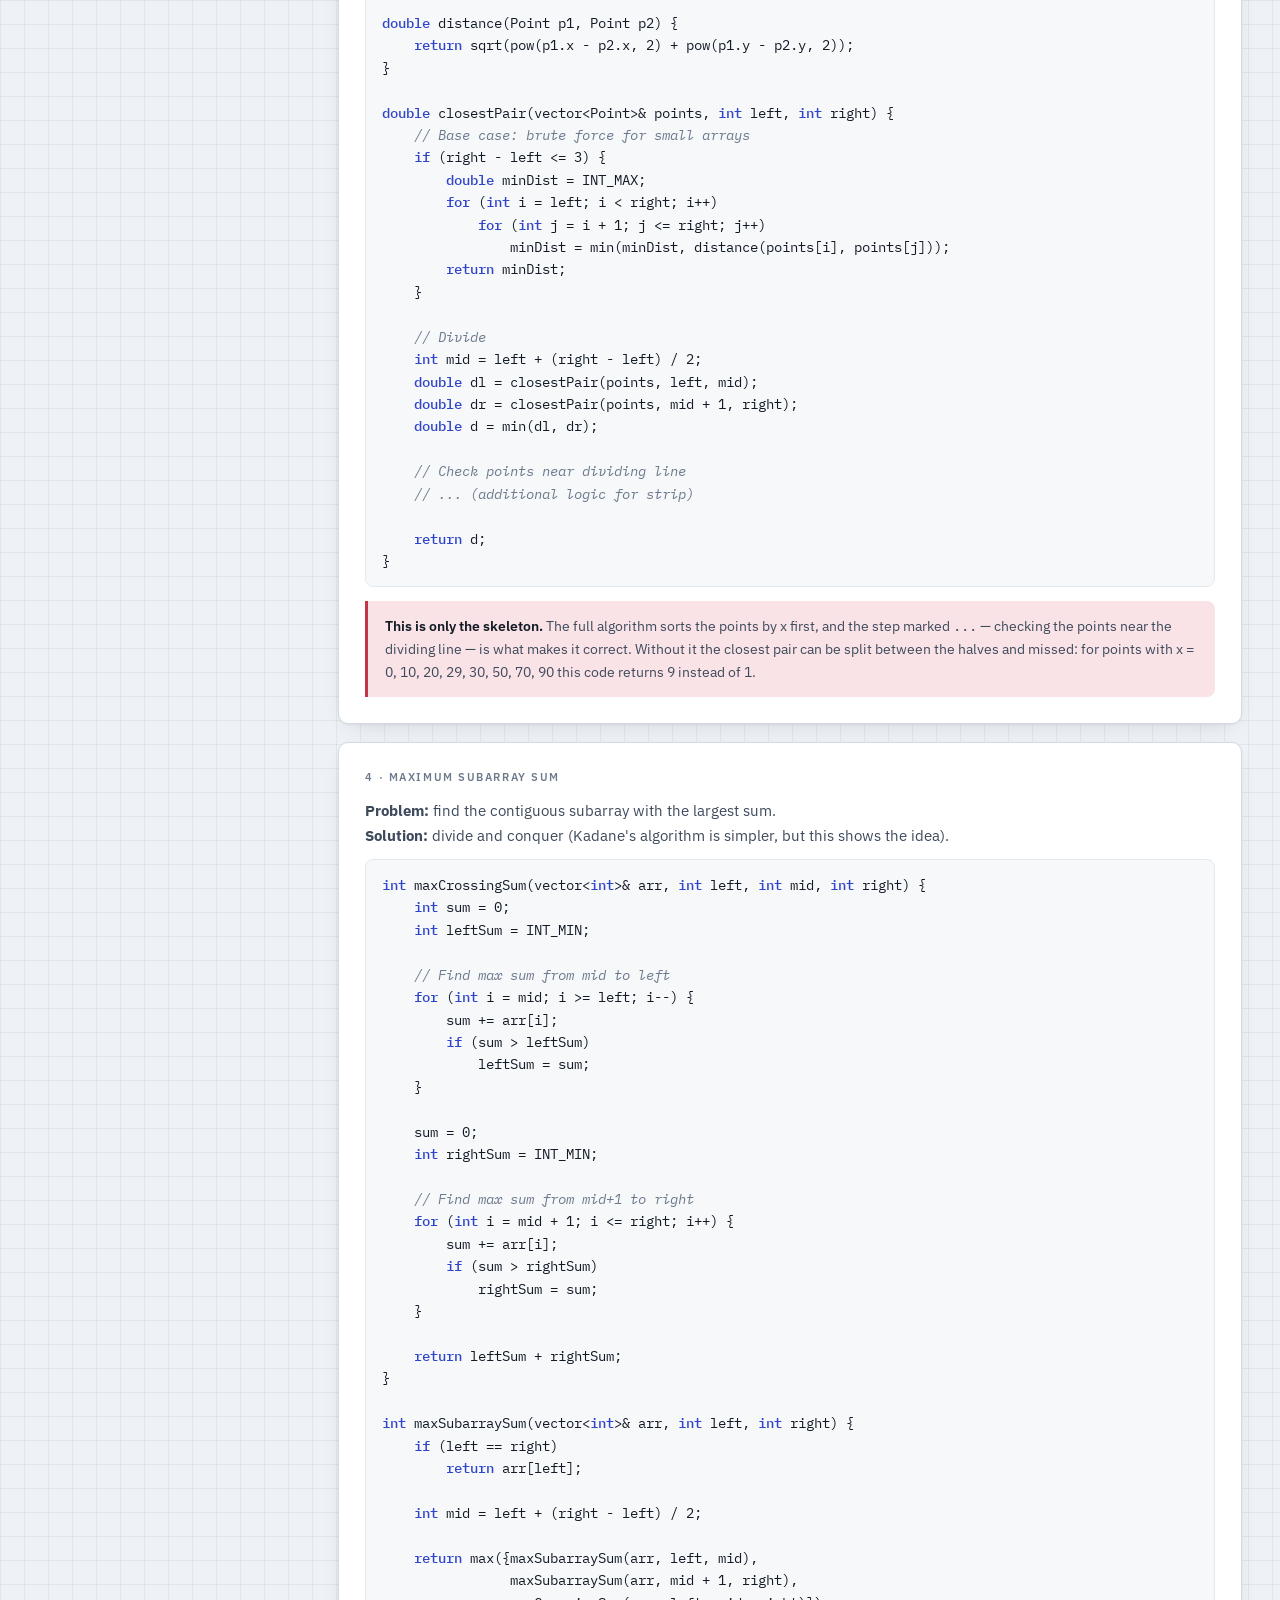
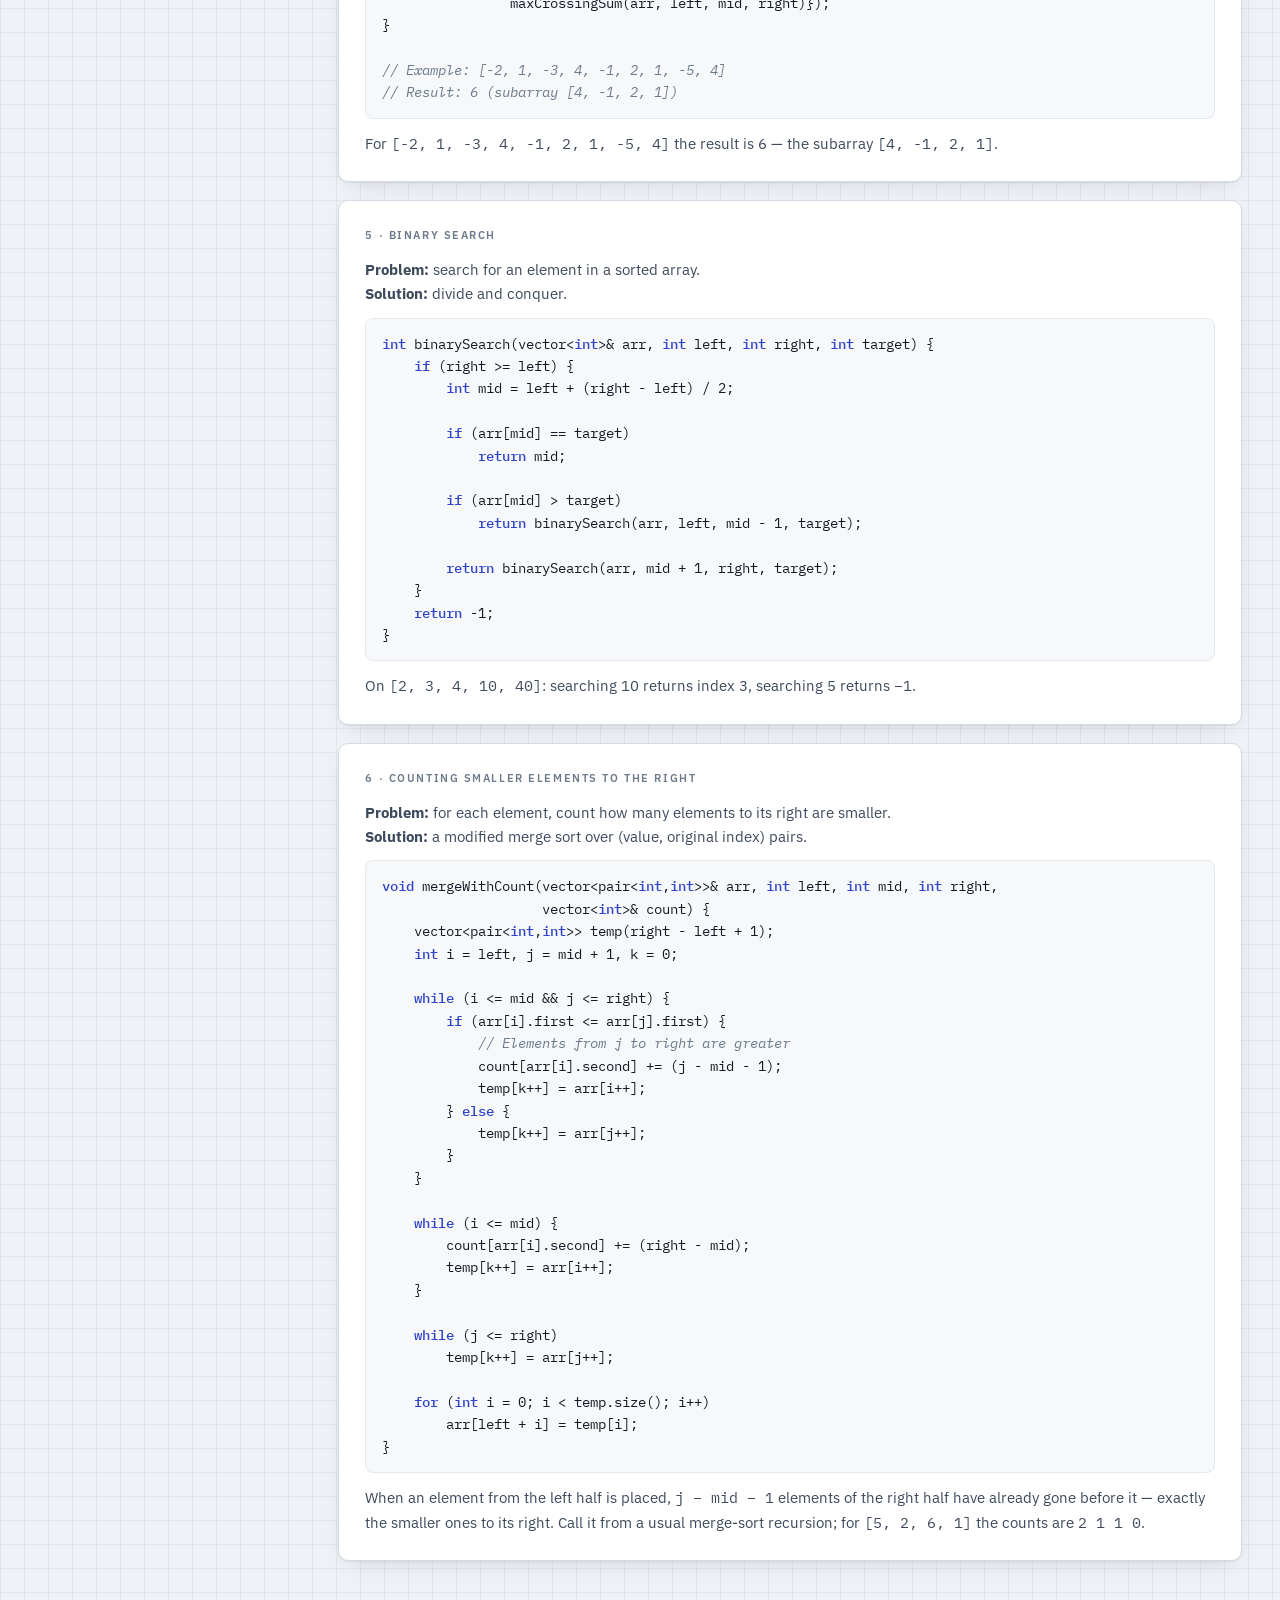
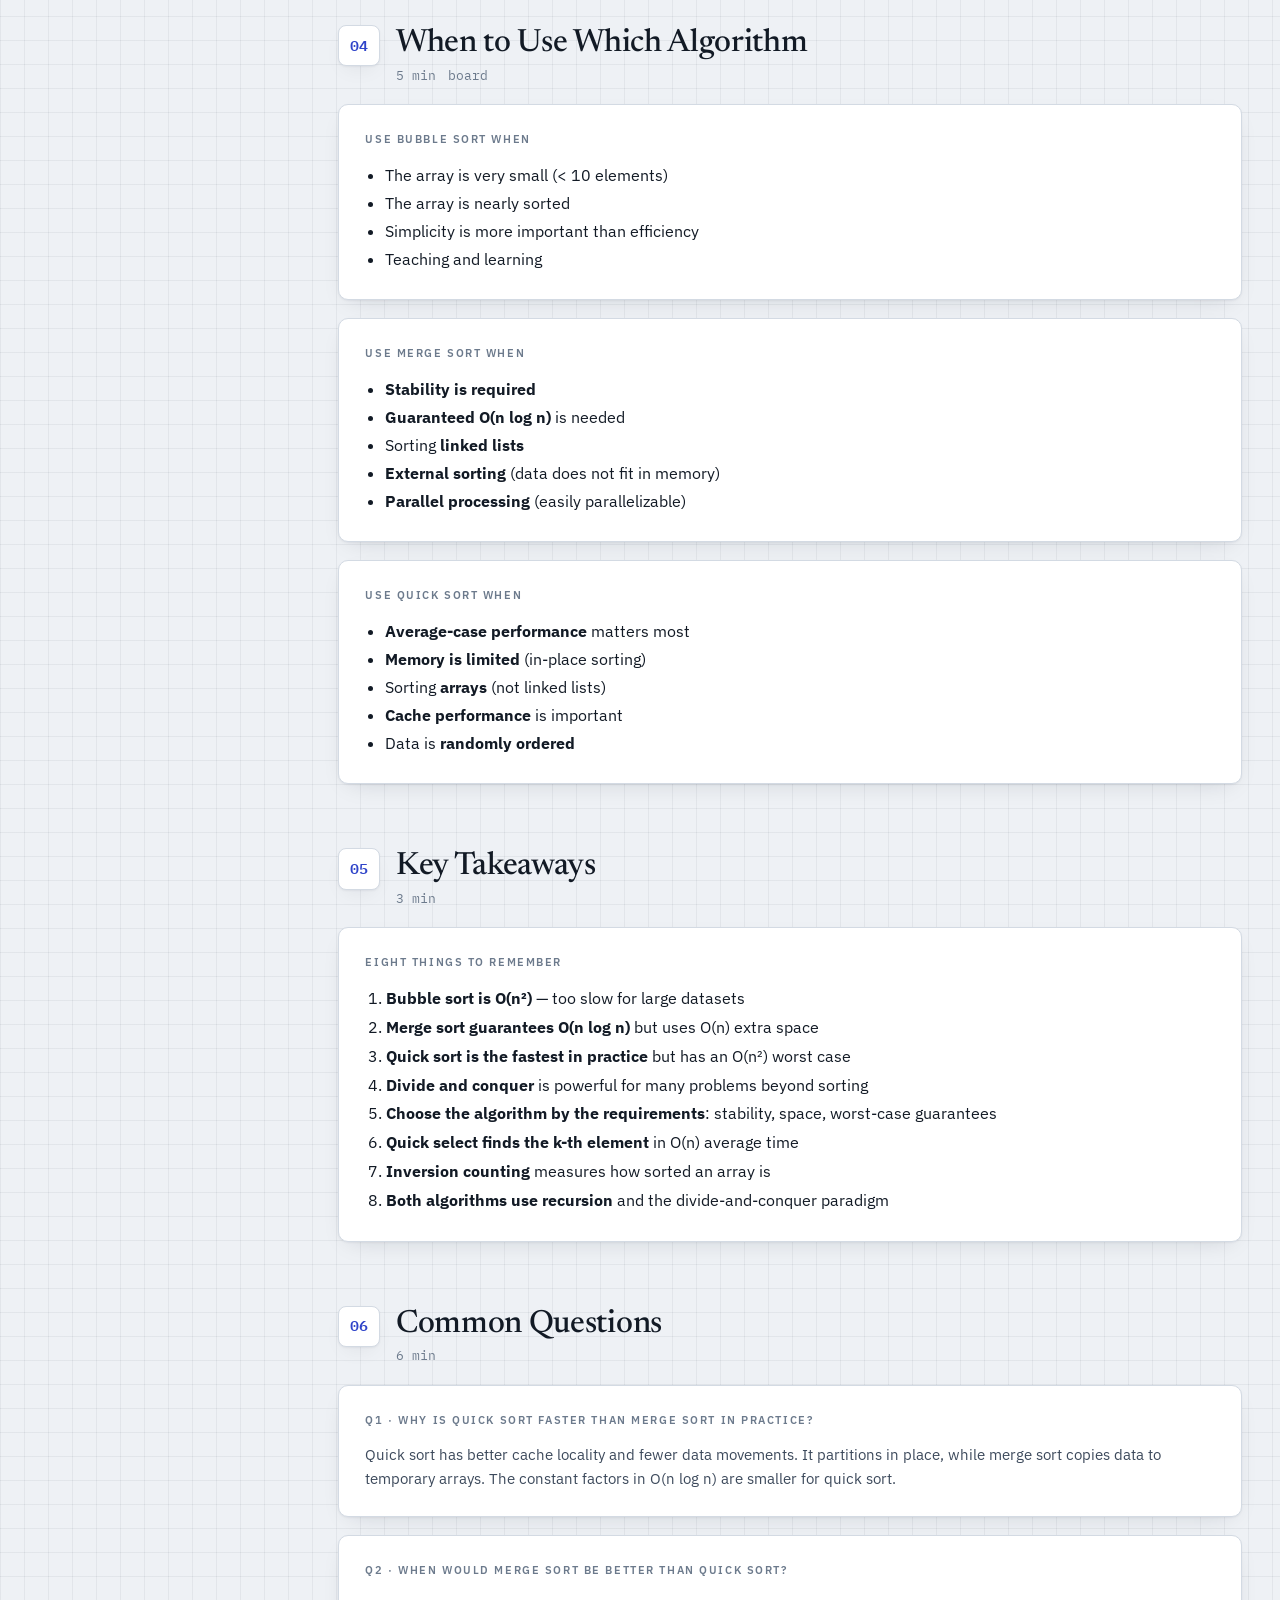
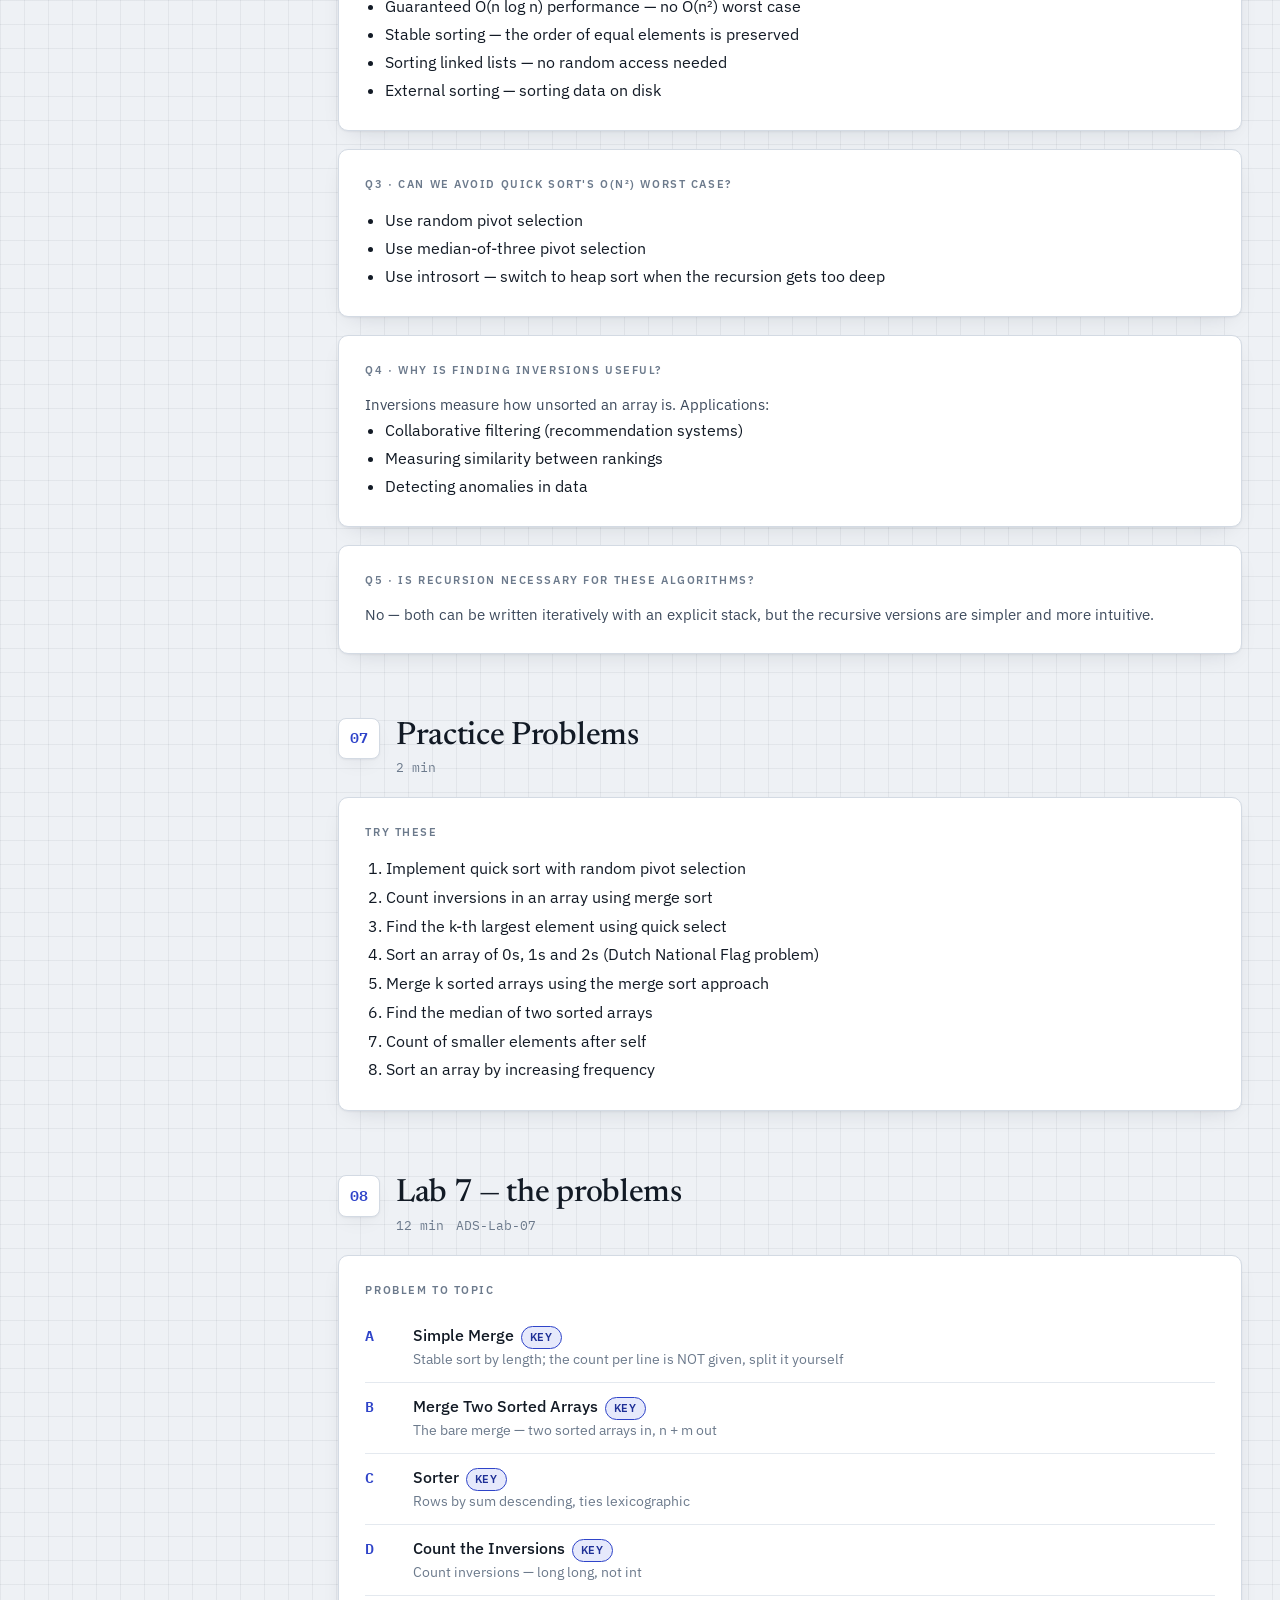
<file: lab07.html>
<!doctype html>
<html lang="en"><head>
<meta charset="utf-8">
<meta name="viewport" content="width=device-width,initial-scale=1">
<title>Merge Sort and Divide and Conquer</title>
<link rel="preconnect" href="https://fonts.googleapis.com">
<link rel="preconnect" href="https://fonts.gstatic.com" crossorigin>
<link rel="stylesheet" href="https://fonts.googleapis.com/css2?family=IBM+Plex+Mono:wght@400;500;600&family=IBM+Plex+Sans:wght@400;500;600&family=Newsreader:ital,opsz,wght@0,6..72,400;0,6..72,500;0,6..72,600;1,6..72,400&display=swap">
<link rel="stylesheet" href="assets/notes.css?v=202611132233">
<link rel="stylesheet" href="assets/present.css?v=202611132233">
<link rel="stylesheet" href="assets/cpp.css?v=202611132233">
</head><body>
<div class="wrap">

<header class="masthead">
  <div class="eyebrow">ADS 2026 · KBTU · Lecture 7 · Lab 7</div>
  <h1>Merge Sort and <em>Divide and Conquer</em></h1>
  <p class="dek">Split in half, sort each half, merge — guaranteed O(n log n) and stable, at the price of O(n) memory. Then the same divide-and-conquer idea outside sorting: inversions, the k-th smallest, the maximum subarray and more.</p>
  <div class="facts"><span class="fact">Length <b>~110 min</b></span><span class="fact">Beats <b>8</b></span><span class="fact">Live demos <b>2</b></span><span class="fact">Practice <b>Lab 7 · 5 problems</b></span></div>
</header>

<div class="cols">

<nav class="rail" aria-label="Running order">
  <div class="rail-h">Running order</div>
  <div class="part">I · Merge sort</div>
  <ol>
    <li><a href="#b1"><span class="n">01</span><span>Merge sort</span><span class="t">35′</span></a></li>
    <li><a href="#b2"><span class="n">02</span><span>Merge vs quick</span><span class="t">5′</span></a></li>
  </ol>
  <div class="part">II · Beyond sorting</div>
  <ol>
    <li><a href="#b3"><span class="n">03</span><span>Divide and conquer problems</span><span class="t">40′</span></a></li>
  </ol>
  <div class="part">III · Wrap-up</div>
  <ol>
    <li><a href="#b4"><span class="n">04</span><span>Which algorithm when</span><span class="t">5′</span></a></li>
    <li><a href="#b5"><span class="n">05</span><span>Key takeaways</span><span class="t">3′</span></a></li>
    <li><a href="#b6"><span class="n">06</span><span>Common questions</span><span class="t">6′</span></a></li>
    <li><a href="#b7"><span class="n">07</span><span>Practice problems</span><span class="t">2′</span></a></li>
    <li><a href="#b8"><span class="n">08</span><span>Lab 7</span><span class="t">12′</span></a></li>
  </ol>
</nav>

<main>
<section class="beat" id="b1">
  <div class="beat-head">
    <div class="beat-n">01</div>
    <div>
      <h2>Merge Sort</h2>
      <div class="sub"><span>35 min</span> <span>board</span> <span>code</span> <span>demo: merge</span></div>
    </div>
  </div>
  <div class="stack">
    <div class="card pad board"><h4>Merge sort algorithm</h4><ol style="margin:0;padding-left:1.3em;line-height:1.75"><li><strong>Divide</strong>: split the array into two halves</li><li><strong>Conquer</strong>: recursively sort both halves</li><li><strong>Combine</strong>: merge the two sorted halves</li></ol></div>
    <div class="card pad demo"><h4>Demo · merging, one step at a time</h4><div class="ctl"><label class="f" style="flex:1 1 170px"><span>left (sorted)</span><input type="text" id="mga" value="1 4 7 9"></label><label class="f" style="flex:1 1 170px"><span>right (sorted)</span><input type="text" id="mgb" value="2 3 8 10 11"></label><button class="pri" id="mgstep">Step</button><button id="mgauto">▶ Play</button><button id="mgreset">Reset</button></div><div style="font-size:.7rem;letter-spacing:.14em;text-transform:uppercase;color:var(--ink-3);font-weight:600;margin-bottom:6px">left</div><div class="track" id="mgta"></div><div style="font-size:.7rem;letter-spacing:.14em;text-transform:uppercase;color:var(--ink-3);font-weight:600;margin:12px 0 6px">right</div><div class="track" id="mgtb"></div><div style="font-size:.7rem;letter-spacing:.14em;text-transform:uppercase;color:var(--ink-3);font-weight:600;margin:12px 0 6px">output</div><div class="track" id="mgtc"></div><div class="readout"><div class="stat"><div class="lab">comparisons</div><div class="val" id="mgcmp">0</div></div><div class="stat good"><div class="lab">elements moved</div><div class="val" id="mgmov">0</div></div></div><div class="log" id="mglog">Press Step. Blue is the element about to be taken.</div></div>
    <div class="card pad board"><h4>Merge sort implementation · merge</h4><pre><span class="c">// Merge two sorted subarrays arr[left...mid] and arr[mid+1...right]</span>
<span class="k">void</span> merge(vector&lt;<span class="k">int</span>&gt;&amp; arr, <span class="k">int</span> left, <span class="k">int</span> mid, <span class="k">int</span> right) {
    <span class="k">int</span> n1 = mid - left + 1;  <span class="c">// Size of left subarray</span>
    <span class="k">int</span> n2 = right - mid;      <span class="c">// Size of right subarray</span>

    <span class="c">// Create temporary arrays</span>
    vector&lt;<span class="k">int</span>&gt; L(n1), R(n2);

    <span class="c">// Copy data to temporary arrays</span>
    <span class="k">for</span> (<span class="k">int</span> i = 0; i &lt; n1; i++)
        L[i] = arr[left + i];
    <span class="k">for</span> (<span class="k">int</span> j = 0; j &lt; n2; j++)
        R[j] = arr[mid + 1 + j];

    <span class="c">// Merge the temporary arrays back</span>
    <span class="k">int</span> i = 0;     <span class="c">// Initial index of left subarray</span>
    <span class="k">int</span> j = 0;     <span class="c">// Initial index of right subarray</span>
    <span class="k">int</span> k = left;  <span class="c">// Initial index of merged array</span>

    <span class="k">while</span> (i &lt; n1 &amp;&amp; j &lt; n2) {
        <span class="k">if</span> (L[i] &lt;= R[j]) {
            arr[k] = L[i];
            i++;
        } <span class="k">else</span> {
            arr[k] = R[j];
            j++;
        }
        k++;
    }

    <span class="c">// Copy remaining elements of L[], if any</span>
    <span class="k">while</span> (i &lt; n1) {
        arr[k] = L[i];
        i++;
        k++;
    }

    <span class="c">// Copy remaining elements of R[], if any</span>
    <span class="k">while</span> (j &lt; n2) {
        arr[k] = R[j];
        j++;
        k++;
    }
}</pre><p style="margin-top:12px">Copy both halves out, then always take the smaller front. The two loops at the end copy whatever is left of one half.</p></div>
    <div class="card pad board"><h4>Merge sort implementation · the recursion</h4><pre><span class="c">// Main merge sort function</span>
<span class="k">void</span> mergeSort(vector&lt;<span class="k">int</span>&gt;&amp; arr, <span class="k">int</span> left, <span class="k">int</span> right) {
    <span class="k">if</span> (left &lt; right) {
        <span class="c">// Find the middle point</span>
        <span class="k">int</span> mid = left + (right - left) / 2;

        <span class="c">// Sort first and second halves</span>
        mergeSort(arr, left, mid);
        mergeSort(arr, mid + 1, right);

        <span class="c">// Merge the sorted halves</span>
        merge(arr, left, mid, right);
    }
}</pre></div>
    <div class="card pad board"><h4>Merge sort implementation · main</h4><pre><span class="k">void</span> printArray(vector&lt;<span class="k">int</span>&gt;&amp; arr) {
    <span class="k">for</span> (<span class="k">int</span> num : arr)
        cout &lt;&lt; num &lt;&lt; <span class="s">" "</span>;
    cout &lt;&lt; endl;
}

<span class="k">int</span> main() {
    vector&lt;<span class="k">int</span>&gt; arr = {38, 27, 43, 3, 9, 82, 10};

    cout &lt;&lt; <span class="s">"Original array: "</span>;
    printArray(arr);

    mergeSort(arr, 0, arr.size() - 1);

    cout &lt;&lt; <span class="s">"Sorted array:   "</span>;
    printArray(arr);

    <span class="k">return</span> 0;
}</pre><div class="out-lbl">output</div><pre class="out">Original array: 38 27 43 3 9 82 10
Sorted array:   3 9 10 27 38 43 82</pre></div>
    <div class="card pad board"><h4>Merge sort visualization</h4><p><strong>Input:</strong> <span class="mono">[38, 27, 43, 3, 9, 82, 10]</span></p><pre class="out">                    [38, 27, 43, 3, 9, 82, 10]
                    /                        \
           [38, 27, 43, 3]                [9, 82, 10]
           /            \                  /         \
      [38, 27]        [43, 3]          [9, 82]      [10]
      /     \         /     \          /     \
    [38]   [27]    [43]    [3]      [9]    [82]
      \     /         \     /          \     /
      [27, 38]        [3, 43]          [9, 82]      [10]
           \            /                  \         /
           [3, 27, 38, 43]                [9, 10, 82]
                    \                        /
                    [3, 9, 10, 27, 38, 43, 82]</pre></div>
    <div class="card pad board"><h4>Merge sort complexity</h4><div class="tw"><table><thead><tr><th>Case</th><th class="n">Time Complexity</th><th class="n">Space Complexity</th></tr></thead><tbody><tr><td class="k">Best Case</td><td class="n"><span style="color:var(--prime)">O(n log n)</span></td><td class="n"><span style="color:var(--mark)">O(n)</span></td></tr><tr><td class="k">Average Case</td><td class="n"><span style="color:var(--prime)">O(n log n)</span></td><td class="n"><span style="color:var(--mark)">O(n)</span></td></tr><tr><td class="k">Worst Case</td><td class="n"><span style="color:var(--prime)">O(n log n)</span></td><td class="n"><span style="color:var(--mark)">O(n)</span></td></tr></tbody></table></div></div>
    <div class="card pad board"><h4>Merge sort characteristics</h4><p><strong>Advantages</strong></p><ul style="margin:0;padding-left:1.2em;line-height:1.75"><li><strong>Guaranteed O(n log n)</strong> performance</li><li><strong>Stable</strong>: preserves the order of equal elements</li><li><strong>Predictable</strong>: always the same time complexity</li><li><strong>Good for linked lists</strong>: no random access needed</li></ul><p style="margin-top:12px"><strong>Disadvantages</strong></p><ul style="margin:0;padding-left:1.2em;line-height:1.75"><li><strong>Extra space</strong>: requires O(n) additional memory</li><li><strong>Not in-place</strong>: uses auxiliary arrays</li><li><strong>Slower for small arrays</strong>: overhead of recursion</li></ul></div>
    <div class="card pad board"><h4>Another version · a global array</h4><p>The same algorithm on a global array <span class="mono">a</span>, with the halves copied into local arrays <span class="mono">L</span> and <span class="mono">R</span>. <span class="mono">main</span> prints the array before and after sorting.</p><div style="margin-top:12px"></div><pre><span class="k">void</span> merge(<span class="k">int</span> l, <span class="k">int</span> m, <span class="k">int</span> r) {
    <span class="k">int</span> n1 = m - l + 1;
    <span class="k">int</span> n2 = r - m;
    <span class="k">int</span> L[n1];
    <span class="k">int</span> R[n2];
    <span class="k">for</span> (<span class="k">int</span> i = 0; i &lt; n1; i++) {
        L[i] = a[l + i];
    }

    <span class="k">for</span> (<span class="k">int</span> i = 0; i &lt; n2; i++) {
        R[i] = a[m + 1 + i];
    }

    <span class="k">int</span> uk1 = 0;
    <span class="k">int</span> uk2 = 0;
    <span class="k">int</span> k = l;
    <span class="k">while</span> (uk1 &lt; n1 &amp;&amp; uk2 &lt; n2) {
        <span class="k">if</span> (L[uk1] &lt;= R[uk2]) {
            a[k] = L[uk1];
            uk1++;
        } <span class="k">else</span> {
            a[k] = R[uk2];
            uk2++;
        }
        k++;
    }

    <span class="k">while</span> (uk1 &lt; n1) {
        a[k] = L[uk1];
        uk1++; k++;
    }
    <span class="k">while</span> (uk2 &lt; n2) {
        a[k] = R[uk2];   <span class="c">// fixed: was L[uk2] — the tail of the right half</span>
        uk2++; k++;
    }

}</pre><div class="trap" style="margin-top:14px"><b>Check the last loop.</b> It copies the rest of the <em>right</em> half, so it must read <span class="mono">R[uk2]</span>. With <span class="mono">L[uk2]</span> the program still compiles and runs, but prints <span class="mono">1 3 10 10 10 10 10</span> for the input below — the tail of the right half is replaced by elements of the left one.</div><div style="margin-top:14px"><details class="code"><summary>merge sort on a global array — the full program<span class="lines">68 lines</span></summary><pre><span class="k">#include</span> &lt;iostream&gt;

<span class="k">using</span> <span class="k">namespace</span> std;
<span class="k">int</span> a[1000];

<span class="k">void</span> merge(<span class="k">int</span> l, <span class="k">int</span> m, <span class="k">int</span> r) {
    <span class="k">int</span> n1 = m - l + 1;
    <span class="k">int</span> n2 = r - m;
    <span class="k">int</span> L[n1];
    <span class="k">int</span> R[n2];
    <span class="k">for</span> (<span class="k">int</span> i = 0; i &lt; n1; i++) {
        L[i] = a[l + i];
    }

    <span class="k">for</span> (<span class="k">int</span> i = 0; i &lt; n2; i++) {
        R[i] = a[m + 1 + i];
    }

    <span class="k">int</span> uk1 = 0;
    <span class="k">int</span> uk2 = 0;
    <span class="k">int</span> k = l;
    <span class="k">while</span> (uk1 &lt; n1 &amp;&amp; uk2 &lt; n2) {
        <span class="k">if</span> (L[uk1] &lt;= R[uk2]) {
            a[k] = L[uk1];
            uk1++;
        } <span class="k">else</span> {
            a[k] = R[uk2];
            uk2++;
        }
        k++;
    }

    <span class="k">while</span> (uk1 &lt; n1) {
        a[k] = L[uk1];
        uk1++; k++;
    }
    <span class="k">while</span> (uk2 &lt; n2) {
        a[k] = R[uk2];   <span class="c">// fixed: was L[uk2] — the tail of the right half</span>
        uk2++; k++;
    }

}

<span class="k">void</span> mergesort(<span class="k">int</span> l, <span class="k">int</span> r) {
    <span class="k">if</span> (l &lt; r ) {
        <span class="k">int</span> m = (l + r) / 2;
        mergesort(l, m);
        mergesort(m + 1, r);
        merge(l, m, r);
    }
}

<span class="k">int</span> main() {
    <span class="k">int</span> n;
    cin &gt;&gt; n;
    <span class="k">for</span> (<span class="k">int</span> i = 0; i &lt; n; i++)
        cin &gt;&gt; a[i];

    <span class="k">for</span> (<span class="k">int</span> i = 0; i &lt; n; i++)
        cout &lt;&lt; a[i] &lt;&lt; <span class="s">" "</span>;
    cout &lt;&lt; endl;    
    mergesort(0, n - 1);

    <span class="k">for</span> (<span class="k">int</span> i = 0; i &lt; n; i++)
        cout &lt;&lt; a[i] &lt;&lt; <span class="s">" "</span>;

    <span class="k">return</span> 0;
}</pre></details></div><div class="out-lbl">input</div><pre class="out">7
10 13 43 1 534 3 48</pre><div class="out-lbl">output</div><pre class="out">10 13 43 1 534 3 48
1 3 10 13 43 48 534</pre></div>
    <div class="card pad board"><h4>Another version · strict comparison</h4><p>The same program with <span class="mono">if (L[uk1] &lt; R[uk2])</span>. On equal values it now takes from the <strong>right</strong> half first — still sorted, but <strong>no longer stable</strong>. For plain numbers you cannot see the difference; for records sorted by one field you can.</p><div style="margin-top:12px"><details class="code"><summary>merge sort with &lt; — the full program<span class="lines">60 lines</span></summary><pre><span class="k">#include</span> &lt;iostream&gt;

<span class="k">using</span> <span class="k">namespace</span> std;
<span class="k">int</span> a[1000];

<span class="k">void</span> merge(<span class="k">int</span> l, <span class="k">int</span> m, <span class="k">int</span> r) {
    <span class="k">int</span> n1 = m - l + 1;
    <span class="k">int</span> n2 = r - m;

    <span class="k">int</span> L[n1];
    <span class="k">int</span> R[n2];

    <span class="k">for</span> (<span class="k">int</span> i = 0; i &lt; n1; i++)
        L[i] = a[i + l];
    <span class="k">for</span> (<span class="k">int</span> i = 0; i &lt; n2; i++)
        R[i] = a[i + m + 1];

    <span class="k">int</span> uk1 = 0;
    <span class="k">int</span> uk2 = 0;
    <span class="k">int</span> k = l;
    <span class="k">while</span> (uk1 &lt; n1 &amp;&amp; uk2 &lt; n2) {
        <span class="k">if</span> (L[uk1] &lt; R[uk2]) {
            a[k] = L[uk1];
            uk1++;
        } <span class="k">else</span> {
            a[k] = R[uk2];
            uk2++;
        }
        k++;
    }
    <span class="k">while</span> (uk1 &lt; n1) {
        a[k] = L[uk1];
        uk1++; k++;
    }
    <span class="k">while</span> (uk2 &lt; n2) {
        a[k] = R[uk2];   <span class="c">// fixed: was L[uk2] — the tail of the right half</span>
        uk2++; k++;
    }
}

<span class="k">void</span> merge_sort(<span class="k">int</span> l, <span class="k">int</span> r) {
    <span class="k">if</span> (l &lt; r) {
        <span class="k">int</span> m = (l + r) / 2;
        merge_sort(l, m);
        merge_sort(m + 1, r);
        merge(l, m, r);
    }
}

<span class="k">int</span> main() {
    <span class="k">int</span> n;
    cin &gt;&gt; n;
    <span class="k">for</span> (<span class="k">int</span> i = 0; i &lt; n; i++)
        cin &gt;&gt; a[i];
    merge_sort(0, n - 1);

    <span class="k">for</span> (<span class="k">int</span> i = 0; i &lt; n; i++)
        cout &lt;&lt; a[i] &lt;&lt; <span class="s">" "</span>;
    <span class="k">return</span> 0;
}</pre></details></div><div class="out-lbl">input</div><pre class="out">7
10 13 43 1 534 3 48</pre><div class="out-lbl">output</div><pre class="out">1 3 10 13 43 48 534</pre></div>
  </div>
</section>

<section class="beat" id="b2">
  <div class="beat-head">
    <div class="beat-n">02</div>
    <div>
      <h2>Comparison: Merge Sort vs Quick Sort</h2>
      <div class="sub"><span>5 min</span> <span>board</span></div>
    </div>
  </div>
  <div class="stack">
    <div class="card pad board"><h4>Side by side</h4><div class="tw"><table><thead><tr><th>Feature</th><th class="n">Merge Sort</th><th class="n">Quick Sort</th></tr></thead><tbody><tr><td class="k">Time (Average)</td><td class="n">O(n log n)</td><td class="n">O(n log n)</td></tr><tr><td class="k">Time (Worst)</td><td class="n"><span style="color:var(--prime)">O(n log n)</span></td><td class="n"><span style="color:var(--mark)">O(n²)</span></td></tr><tr><td class="k">Space</td><td class="n"><span style="color:var(--mark)">O(n)</span></td><td class="n"><span style="color:var(--prime)">O(log n)</span></td></tr><tr><td class="k">Stability</td><td class="n"><span style="color:var(--prime)">Yes</span></td><td class="n"><span style="color:var(--mark)">No</span></td></tr><tr><td class="k">In-place</td><td class="n"><span style="color:var(--mark)">No</span></td><td class="n"><span style="color:var(--prime)">Yes</span></td></tr><tr><td class="k">Cache Performance</td><td class="n"><span style="color:var(--mark)">Poor</span></td><td class="n"><span style="color:var(--prime)">Good</span></td></tr><tr><td class="k">Best for</td><td class="n">linked lists, guaranteed performance</td><td class="n">arrays, average case</td></tr></tbody></table></div></div>
  </div>
</section>

<section class="beat" id="b3">
  <div class="beat-head">
    <div class="beat-n">03</div>
    <div>
      <h2>Non-Sorting Problems Using Divide and Conquer</h2>
      <div class="sub"><span>40 min</span> <span>code</span> <span>demo: inversions</span></div>
    </div>
  </div>
  <div class="stack">
    <div class="card pad board"><h4>1 · Finding inversions in an array</h4><p><strong>Problem:</strong> count pairs (i, j) where i &lt; j but arr[i] &gt; arr[j].<br><strong>Solution:</strong> a modified merge sort counts inversions during the merge.</p><div style="margin-top:12px"></div><pre><span class="k">long</span> <span class="k">long</span> mergeAndCount(vector&lt;<span class="k">int</span>&gt;&amp; arr, <span class="k">int</span> left, <span class="k">int</span> mid, <span class="k">int</span> right) {
    vector&lt;<span class="k">int</span>&gt; L(arr.begin() + left, arr.begin() + mid + 1);
    vector&lt;<span class="k">int</span>&gt; R(arr.begin() + mid + 1, arr.begin() + right + 1);

    <span class="k">int</span> i = 0, j = 0, k = left;
    <span class="k">long</span> <span class="k">long</span> inv_count = 0;

    <span class="k">while</span> (i &lt; L.size() &amp;&amp; j &lt; R.size()) {
        <span class="k">if</span> (L[i] &lt;= R[j]) {
            arr[k++] = L[i++];
        } <span class="k">else</span> {
            arr[k++] = R[j++];
            <span class="c">// All remaining elements in L are greater than R[j]</span>
            inv_count += (L.size() - i);
        }
    }

    <span class="k">while</span> (i &lt; L.size()) arr[k++] = L[i++];
    <span class="k">while</span> (j &lt; R.size()) arr[k++] = R[j++];

    <span class="k">return</span> inv_count;
}

<span class="k">long</span> <span class="k">long</span> countInversions(vector&lt;<span class="k">int</span>&gt;&amp; arr, <span class="k">int</span> left, <span class="k">int</span> right) {
    <span class="k">long</span> <span class="k">long</span> inv_count = 0;
    <span class="k">if</span> (left &lt; right) {
        <span class="k">int</span> mid = left + (right - left) / 2;
        inv_count += countInversions(arr, left, mid);
        inv_count += countInversions(arr, mid + 1, right);
        inv_count += mergeAndCount(arr, left, mid, right);
    }
    <span class="k">return</span> inv_count;
}

<span class="c">// Example: [8, 4, 2, 1]</span>
<span class="c">// Inversions: (8,4), (8,2), (8,1), (4,2), (4,1), (2,1) = 6</span></pre><p style="margin-top:12px">Check: <span class="mono">[8, 4, 2, 1]</span> gives 6 — every pair is an inversion. <span class="mono">[2, 4, 1, 3, 5]</span> gives 3: (2,1), (4,1), (4,3).</p></div>
    <div class="card pad demo"><h4>Demo · inversions, brute force against merge</h4><div class="ctl"><label class="f" style="flex:1 1 240px"><span>array</span><input type="text" id="ina" value="5 4 3 2 1"></label><button class="pri" id="inrun">Count</button></div><div class="chips" style="margin-bottom:12px"><button class="chip" data-in="5 4 3 2 1">reversed</button><button class="chip" data-in="1 2 3 4 5">sorted</button><button class="chip" data-in="2 4 1 3 5">mixed</button><button class="chip" data-in="big">n = 100 000, reversed</button></div><div class="readout"><div class="stat good"><div class="lab">inversions</div><div class="val" id="inans">—</div></div><div class="stat"><div class="lab">merge sort, operations</div><div class="val" id="infast">—</div></div><div class="stat bad"><div class="lab">brute force, pairs</div><div class="val" id="inslow">—</div></div><div class="stat"><div class="lab">fits in int32?</div><div class="val" id="inint">—</div></div></div><div class="log" id="inlog"></div></div>
    <div class="card pad board"><h4>2 · Finding the k-th smallest element</h4><p><strong>Problem:</strong> find the k-th smallest element without fully sorting.<br><strong>Solution:</strong> quick select — a modified quick sort that recurses into one side only.</p><div style="margin-top:12px"></div><pre><span class="k">int</span> partition(vector&lt;<span class="k">int</span>&gt;&amp; arr, <span class="k">int</span> low, <span class="k">int</span> high) {
    <span class="k">int</span> pivot = arr[high];
    <span class="k">int</span> i = low - 1;

    <span class="k">for</span> (<span class="k">int</span> j = low; j &lt; high; j++) {
        <span class="k">if</span> (arr[j] &lt;= pivot) {
            i++;
            swap(arr[i], arr[j]);
        }
    }
    swap(arr[i + 1], arr[high]);
    <span class="k">return</span> i + 1;
}

<span class="k">int</span> quickSelect(vector&lt;<span class="k">int</span>&gt;&amp; arr, <span class="k">int</span> low, <span class="k">int</span> high, <span class="k">int</span> k) {
    <span class="k">if</span> (low &lt;= high) {
        <span class="k">int</span> pi = partition(arr, low, high);

        <span class="k">if</span> (pi == k)
            <span class="k">return</span> arr[pi];
        <span class="k">else</span> <span class="k">if</span> (pi &gt; k)
            <span class="k">return</span> quickSelect(arr, low, pi - 1, k);
        <span class="k">else</span>
            <span class="k">return</span> quickSelect(arr, pi + 1, high, k);
    }
    <span class="k">return</span> -1;
}

<span class="c">// Example: Find 3rd smallest in [7, 10, 4, 3, 20, 15]</span>
<span class="c">// quickSelect(arr, 0, 5, 2) returns 7</span>
<span class="c">// O(n) average time vs O(n log n) for sorting</span></pre><p style="margin-top:12px">k is a 0-based index here: <span class="mono">quickSelect(arr, 0, 5, 2)</span> on <span class="mono">[7, 10, 4, 3, 20, 15]</span> returns 7 — the 3rd smallest. This <span class="mono">partition</span> takes the <strong>last</strong> element as pivot, unlike the quick sort from the previous lecture.</p></div>
    <div class="card pad board"><h4>3 · Closest pair of points</h4><p><strong>Problem:</strong> find the two closest points in a 2D plane.<br><strong>Solution:</strong> divide and conquer, similar to merge sort.</p><div style="margin-top:12px"></div><pre><span class="k">struct</span> Point {
    <span class="k">int</span> x, y;
};

<span class="k">double</span> distance(Point p1, Point p2) {
    <span class="k">return</span> sqrt(pow(p1.x - p2.x, 2) + pow(p1.y - p2.y, 2));
}

<span class="k">double</span> closestPair(vector&lt;Point&gt;&amp; points, <span class="k">int</span> left, <span class="k">int</span> right) {
    <span class="c">// Base case: brute force for small arrays</span>
    <span class="k">if</span> (right - left &lt;= 3) {
        <span class="k">double</span> minDist = INT_MAX;
        <span class="k">for</span> (<span class="k">int</span> i = left; i &lt; right; i++)
            <span class="k">for</span> (<span class="k">int</span> j = i + 1; j &lt;= right; j++)
                minDist = min(minDist, distance(points[i], points[j]));
        <span class="k">return</span> minDist;
    }

    <span class="c">// Divide</span>
    <span class="k">int</span> mid = left + (right - left) / 2;
    <span class="k">double</span> dl = closestPair(points, left, mid);
    <span class="k">double</span> dr = closestPair(points, mid + 1, right);
    <span class="k">double</span> d = min(dl, dr);

    <span class="c">// Check points near dividing line</span>
    <span class="c">// ... (additional logic for strip)</span>

    <span class="k">return</span> d;
}</pre><div class="trap" style="margin-top:14px"><b>This is only the skeleton.</b> The full algorithm sorts the points by x first, and the step marked <span class="mono">...</span> — checking the points near the dividing line — is what makes it correct. Without it the closest pair can be split between the halves and missed: for points with x = 0, 10, 20, 29, 30, 50, 70, 90 this code returns 9 instead of 1.</div></div>
    <div class="card pad board"><h4>4 · Maximum subarray sum</h4><p><strong>Problem:</strong> find the contiguous subarray with the largest sum.<br><strong>Solution:</strong> divide and conquer (Kadane's algorithm is simpler, but this shows the idea).</p><div style="margin-top:12px"></div><pre><span class="k">int</span> maxCrossingSum(vector&lt;<span class="k">int</span>&gt;&amp; arr, <span class="k">int</span> left, <span class="k">int</span> mid, <span class="k">int</span> right) {
    <span class="k">int</span> sum = 0;
    <span class="k">int</span> leftSum = INT_MIN;

    <span class="c">// Find max sum from mid to left</span>
    <span class="k">for</span> (<span class="k">int</span> i = mid; i &gt;= left; i--) {
        sum += arr[i];
        <span class="k">if</span> (sum &gt; leftSum)
            leftSum = sum;
    }

    sum = 0;
    <span class="k">int</span> rightSum = INT_MIN;

    <span class="c">// Find max sum from mid+1 to right</span>
    <span class="k">for</span> (<span class="k">int</span> i = mid + 1; i &lt;= right; i++) {
        sum += arr[i];
        <span class="k">if</span> (sum &gt; rightSum)
            rightSum = sum;
    }

    <span class="k">return</span> leftSum + rightSum;
}

<span class="k">int</span> maxSubarraySum(vector&lt;<span class="k">int</span>&gt;&amp; arr, <span class="k">int</span> left, <span class="k">int</span> right) {
    <span class="k">if</span> (left == right)
        <span class="k">return</span> arr[left];

    <span class="k">int</span> mid = left + (right - left) / 2;

    <span class="k">return</span> max({maxSubarraySum(arr, left, mid),
                maxSubarraySum(arr, mid + 1, right),
                maxCrossingSum(arr, left, mid, right)});
}

<span class="c">// Example: [-2, 1, -3, 4, -1, 2, 1, -5, 4]</span>
<span class="c">// Result: 6 (subarray [4, -1, 2, 1])</span></pre><p style="margin-top:12px">For <span class="mono">[-2, 1, -3, 4, -1, 2, 1, -5, 4]</span> the result is 6 — the subarray <span class="mono">[4, -1, 2, 1]</span>.</p></div>
    <div class="card pad board"><h4>5 · Binary search</h4><p><strong>Problem:</strong> search for an element in a sorted array.<br><strong>Solution:</strong> divide and conquer.</p><div style="margin-top:12px"></div><pre><span class="k">int</span> binarySearch(vector&lt;<span class="k">int</span>&gt;&amp; arr, <span class="k">int</span> left, <span class="k">int</span> right, <span class="k">int</span> target) {
    <span class="k">if</span> (right &gt;= left) {
        <span class="k">int</span> mid = left + (right - left) / 2;

        <span class="k">if</span> (arr[mid] == target)
            <span class="k">return</span> mid;

        <span class="k">if</span> (arr[mid] &gt; target)
            <span class="k">return</span> binarySearch(arr, left, mid - 1, target);

        <span class="k">return</span> binarySearch(arr, mid + 1, right, target);
    }
    <span class="k">return</span> -1;
}</pre><p style="margin-top:12px">On <span class="mono">[2, 3, 4, 10, 40]</span>: searching 10 returns index 3, searching 5 returns −1.</p></div>
    <div class="card pad board"><h4>6 · Counting smaller elements to the right</h4><p><strong>Problem:</strong> for each element, count how many elements to its right are smaller.<br><strong>Solution:</strong> a modified merge sort over (value, original index) pairs.</p><div style="margin-top:12px"></div><pre><span class="k">void</span> mergeWithCount(vector&lt;pair&lt;<span class="k">int</span>,<span class="k">int</span>&gt;&gt;&amp; arr, <span class="k">int</span> left, <span class="k">int</span> mid, <span class="k">int</span> right,
                    vector&lt;<span class="k">int</span>&gt;&amp; count) {
    vector&lt;pair&lt;<span class="k">int</span>,<span class="k">int</span>&gt;&gt; temp(right - left + 1);
    <span class="k">int</span> i = left, j = mid + 1, k = 0;

    <span class="k">while</span> (i &lt;= mid &amp;&amp; j &lt;= right) {
        <span class="k">if</span> (arr[i].first &lt;= arr[j].first) {
            <span class="c">// Elements from j to right are greater</span>
            count[arr[i].second] += (j - mid - 1);
            temp[k++] = arr[i++];
        } <span class="k">else</span> {
            temp[k++] = arr[j++];
        }
    }

    <span class="k">while</span> (i &lt;= mid) {
        count[arr[i].second] += (right - mid);
        temp[k++] = arr[i++];
    }

    <span class="k">while</span> (j &lt;= right)
        temp[k++] = arr[j++];

    <span class="k">for</span> (<span class="k">int</span> i = 0; i &lt; temp.size(); i++)
        arr[left + i] = temp[i];
}</pre><p style="margin-top:12px">When an element from the left half is placed, <span class="mono">j − mid − 1</span> elements of the right half have already gone before it — exactly the smaller ones to its right. Call it from a usual merge-sort recursion; for <span class="mono">[5, 2, 6, 1]</span> the counts are <span class="mono">2 1 1 0</span>.</p></div>
  </div>
</section>

<section class="beat" id="b4">
  <div class="beat-head">
    <div class="beat-n">04</div>
    <div>
      <h2>When to Use Which Algorithm</h2>
      <div class="sub"><span>5 min</span> <span>board</span></div>
    </div>
  </div>
  <div class="stack">
    <div class="card pad board"><h4>Use bubble sort when</h4><ul style="margin:0;padding-left:1.2em;line-height:1.75"><li>The array is very small (&lt; 10 elements)</li><li>The array is nearly sorted</li><li>Simplicity is more important than efficiency</li><li>Teaching and learning</li></ul></div>
    <div class="card pad board"><h4>Use merge sort when</h4><ul style="margin:0;padding-left:1.2em;line-height:1.75"><li><strong>Stability is required</strong></li><li><strong>Guaranteed O(n log n)</strong> is needed</li><li>Sorting <strong>linked lists</strong></li><li><strong>External sorting</strong> (data does not fit in memory)</li><li><strong>Parallel processing</strong> (easily parallelizable)</li></ul></div>
    <div class="card pad board"><h4>Use quick sort when</h4><ul style="margin:0;padding-left:1.2em;line-height:1.75"><li><strong>Average-case performance</strong> matters most</li><li><strong>Memory is limited</strong> (in-place sorting)</li><li>Sorting <strong>arrays</strong> (not linked lists)</li><li><strong>Cache performance</strong> is important</li><li>Data is <strong>randomly ordered</strong></li></ul></div>
  </div>
</section>

<section class="beat" id="b5">
  <div class="beat-head">
    <div class="beat-n">05</div>
    <div>
      <h2>Key Takeaways</h2>
      <div class="sub"><span>3 min</span></div>
    </div>
  </div>
  <div class="stack">
    <div class="card pad board"><h4>Eight things to remember</h4><ol style="margin:0;padding-left:1.3em;line-height:1.8"><li><strong>Bubble sort is O(n²)</strong> — too slow for large datasets</li><li><strong>Merge sort guarantees O(n log n)</strong> but uses O(n) extra space</li><li><strong>Quick sort is the fastest in practice</strong> but has an O(n²) worst case</li><li><strong>Divide and conquer</strong> is powerful for many problems beyond sorting</li><li><strong>Choose the algorithm by the requirements</strong>: stability, space, worst-case guarantees</li><li><strong>Quick select finds the k-th element</strong> in O(n) average time</li><li><strong>Inversion counting</strong> measures how sorted an array is</li><li><strong>Both algorithms use recursion</strong> and the divide-and-conquer paradigm</li></ol></div>
  </div>
</section>

<section class="beat" id="b6">
  <div class="beat-head">
    <div class="beat-n">06</div>
    <div>
      <h2>Common Questions</h2>
      <div class="sub"><span>6 min</span></div>
    </div>
  </div>
  <div class="stack">
    <div class="card pad board"><h4>Q1 · Why is quick sort faster than merge sort in practice?</h4><p>Quick sort has better cache locality and fewer data movements. It partitions in place, while merge sort copies data to temporary arrays. The constant factors in O(n log n) are smaller for quick sort.</p></div>
    <div class="card pad board"><h4>Q2 · When would merge sort be better than quick sort?</h4><ul style="margin:0;padding-left:1.2em;line-height:1.75"><li>Guaranteed O(n log n) performance — no O(n²) worst case</li><li>Stable sorting — the order of equal elements is preserved</li><li>Sorting linked lists — no random access needed</li><li>External sorting — sorting data on disk</li></ul></div>
    <div class="card pad board"><h4>Q3 · Can we avoid quick sort's O(n²) worst case?</h4><ul style="margin:0;padding-left:1.2em;line-height:1.75"><li>Use random pivot selection</li><li>Use median-of-three pivot selection</li><li>Use introsort — switch to heap sort when the recursion gets too deep</li></ul></div>
    <div class="card pad board"><h4>Q4 · Why is finding inversions useful?</h4><p>Inversions measure how unsorted an array is. Applications:</p><ul style="margin:0;padding-left:1.2em;line-height:1.75"><li>Collaborative filtering (recommendation systems)</li><li>Measuring similarity between rankings</li><li>Detecting anomalies in data</li></ul></div>
    <div class="card pad board"><h4>Q5 · Is recursion necessary for these algorithms?</h4><p>No — both can be written iteratively with an explicit stack, but the recursive versions are simpler and more intuitive.</p></div>
  </div>
</section>

<section class="beat" id="b7">
  <div class="beat-head">
    <div class="beat-n">07</div>
    <div>
      <h2>Practice Problems</h2>
      <div class="sub"><span>2 min</span></div>
    </div>
  </div>
  <div class="stack">
    <div class="card pad board"><h4>Try these</h4><ol style="margin:0;padding-left:1.3em;line-height:1.8"><li>Implement quick sort with random pivot selection</li><li>Count inversions in an array using merge sort</li><li>Find the k-th largest element using quick select</li><li>Sort an array of 0s, 1s and 2s (Dutch National Flag problem)</li><li>Merge k sorted arrays using the merge sort approach</li><li>Find the median of two sorted arrays</li><li>Count of smaller elements after self</li><li>Sort an array by increasing frequency</li></ol></div>
  </div>
</section>

<section class="beat" id="b8">
  <div class="beat-head">
    <div class="beat-n">08</div>
    <div>
      <h2>Lab 7 — the problems</h2>
      <div class="sub"><span>12 min</span> <span>ADS-Lab-07</span></div>
    </div>
  </div>
  <div class="stack">
    <div class="card pad board"><h4>Problem to topic</h4><div class="map-row"><span class="map-idx">A</span><div><span class="map-name">Simple Merge</span><span class="pill key">key</span><div class="map-why">Stable sort by length; the count per line is NOT given, split it yourself</div></div></div>
<div class="map-row"><span class="map-idx">B</span><div><span class="map-name">Merge Two Sorted Arrays</span><span class="pill key">key</span><div class="map-why">The bare merge — two sorted arrays in, n + m out</div></div></div>
<div class="map-row"><span class="map-idx">C</span><div><span class="map-name">Sorter</span><span class="pill key">key</span><div class="map-why">Rows by sum descending, ties lexicographic</div></div></div>
<div class="map-row"><span class="map-idx">D</span><div><span class="map-name">Count the Inversions</span><span class="pill key">key</span><div class="map-why">Count inversions — long long, not int</div></div></div>
<div class="map-row"><span class="map-idx">E</span><div><span class="map-name">Squares of a Sorted Array</span><span class="pill key">key</span><div class="map-why">Squares of a sorted array = two sorted runs merged in O(n)</div></div></div><div class="trap" style="margin-top:16px"><b>Defence dates:</b> lab defences resume the week after the midterm, not immediately. Lab 7 is defended in week 10, labs 8 and 9 in weeks 11 and 12 — say the dates, or half the group will assume the schedule simply shifted by one.</div></div>
  </div>
</section>
</main>
</div>

<footer>
  <span>ADS 2026 · KBTU · Lecture 7 — Merge Sort and Divide and Conquer</span>
  <span><a href="index.html">All lectures</a></span>
</footer>
</div>

<button class="theme-btn" id="themeBtn" aria-label="Toggle theme" title="Toggle theme">◐</button>
<script src="assets/notes.js?v=202611132233"></script>
<script src="assets/present.js?v=202611132233"></script>
<script src="assets/cpp.js?v=202611132233"></script>
<script>

(function(){
var N=window.NOTES, el=N.el, on=N.on, each=N.each, grp=N.grp, sci=N.sci;

/* ---------- 01 merge stepper ---------- */
var M={a:[],b:[],out:[],i:0,j:0,cmp:0,mov:0}, mtimer=null;
function mgReset(){
  M.a=(el('mga').value||'').trim().split(/\s+/).map(Number).filter(function(v){return !isNaN(v);}).sort(function(x,y){return x-y;});
  M.b=(el('mgb').value||'').trim().split(/\s+/).map(Number).filter(function(v){return !isNaN(v);}).sort(function(x,y){return x-y;});
  M.out=[];M.i=0;M.j=0;M.cmp=0;M.mov=0;
  mgPaint(); el('mglog').textContent='Press Step. Blue is the element about to be taken.';
}
function boxes(arr,idx,doneColor){
  return arr.map(function(v,k){
    var st='';
    if(k<idx) st='background:var(--surface-2);border-color:var(--line);color:var(--ink-3);opacity:.5';
    else if(k===idx) st='background:var(--accent);border-color:var(--accent);color:#fff';
    return '<div class="box" style="'+st+'">'+v+'</div>';
  }).join('')||'<span class="empty">empty</span>';
}
function mgPaint(){
  el('mgta').innerHTML=boxes(M.a,M.i);
  el('mgtb').innerHTML=boxes(M.b,M.j);
  el('mgtc').innerHTML=M.out.map(function(v){return '<div class="box" style="background:var(--prime-soft);border-color:var(--prime);color:var(--prime)">'+v+'</div>';}).join('')||'<span class="empty">empty</span>';
  el('mgcmp').textContent=M.cmp; el('mgmov').textContent=M.mov;
}
function mgStep(){
  if(M.i>=M.a.length && M.j>=M.b.length){ el('mglog').textContent='Done. '+M.mov+' elements moved, '+M.cmp+' comparisons — linear, not quadratic.'; mgStop(); return; }
  if(M.i>=M.a.length){ M.out.push(M.b[M.j++]); M.mov++; el('mglog').textContent='Left is exhausted — the rest of the right array is appended as a block. This is the tail everyone forgets.'; }
  else if(M.j>=M.b.length){ M.out.push(M.a[M.i++]); M.mov++; el('mglog').textContent='Right is exhausted — the rest of the left array is appended as a block.'; }
  else { M.cmp++;
    if(M.a[M.i]<=M.b[M.j]){ el('mglog').textContent=M.a[M.i]+' ≤ '+M.b[M.j]+' → take from the LEFT (≤ keeps it stable)'; M.out.push(M.a[M.i++]); }
    else { el('mglog').textContent=M.b[M.j]+' < '+M.a[M.i]+' → take from the right'; M.out.push(M.b[M.j++]); }
    M.mov++;
  }
  mgPaint();
}
function mgStop(){ if(mtimer){clearInterval(mtimer);mtimer=null;} el('mgauto').textContent='▶ Play'; }
on('mgstep','click',mgStep);
on('mgreset','click',function(){mgStop();mgReset();});
on('mga','change',function(){mgStop();mgReset();});
on('mgb','change',function(){mgStop();mgReset();});
on('mgauto','click',function(){
  if(mtimer){mgStop();return;}
  el('mgauto').textContent='❚❚ Pause';
  mtimer=setInterval(function(){
    if(M.i>=M.a.length && M.j>=M.b.length){ mgStep(); mgStop(); return; } mgStep();
  },700);
});
mgReset();

/* ---------- 03 inversions ---------- */
function countInv(a){
  var buf=new Array(a.length), inv=0, ops=0;
  (function ms(l,r){
    if(r-l<2) return;
    var m=(l+r)>>1; ms(l,m); ms(m,r);
    var i=l,j=m,k=l;
    while(i<m&&j<r){ ops++; if(a[i]<=a[j]) buf[k++]=a[i++]; else { inv+=m-i; buf[k++]=a[j++]; } }
    while(i<m){ops++;buf[k++]=a[i++];}
    while(j<r){ops++;buf[k++]=a[j++];}
    for(var t=l;t<r;t++) a[t]=buf[t];
  })(0,a.length);
  return {inv:inv,ops:ops};
}
function inRun(){
  var raw=(el('ina').value||'').trim();
  var a;
  if(raw==='big'){ a=[]; for(var i=100000;i>0;i--) a.push(i); }
  else a=raw.split(/\s+/).map(Number).filter(function(v){return !isNaN(v);});
  if(a.length<2) return;
  var n=a.length, r=countInv(a.slice());
  el('inans').textContent=grp(r.inv);
  el('infast').textContent=sci(r.ops);
  el('inslow').textContent=sci(n*(n-1)/2);
  var fits=r.inv<=2147483647;
  el('inint').textContent=fits?'yes':'NO — overflows';
  el('inint').parentElement.className='stat '+(fits?'':'bad');
  el('inlog').textContent = raw==='big'
    ? 'A reversed array of 100 000 has 4 999 950 000 inversions — over twice what int32 holds. This is exactly the trap in problem D.'
    : 'Maximum possible for n = '+n+' is '+grp(n*(n-1)/2)+' (a fully reversed array).';
}
on('inrun','click',inRun); on('ina','change',inRun);
each('[data-in]',function(b){ b.addEventListener('click',function(){ el('ina').value=b.getAttribute('data-in'); inRun(); }); });
inRun();
})();

</script>
</body></html>
</file>
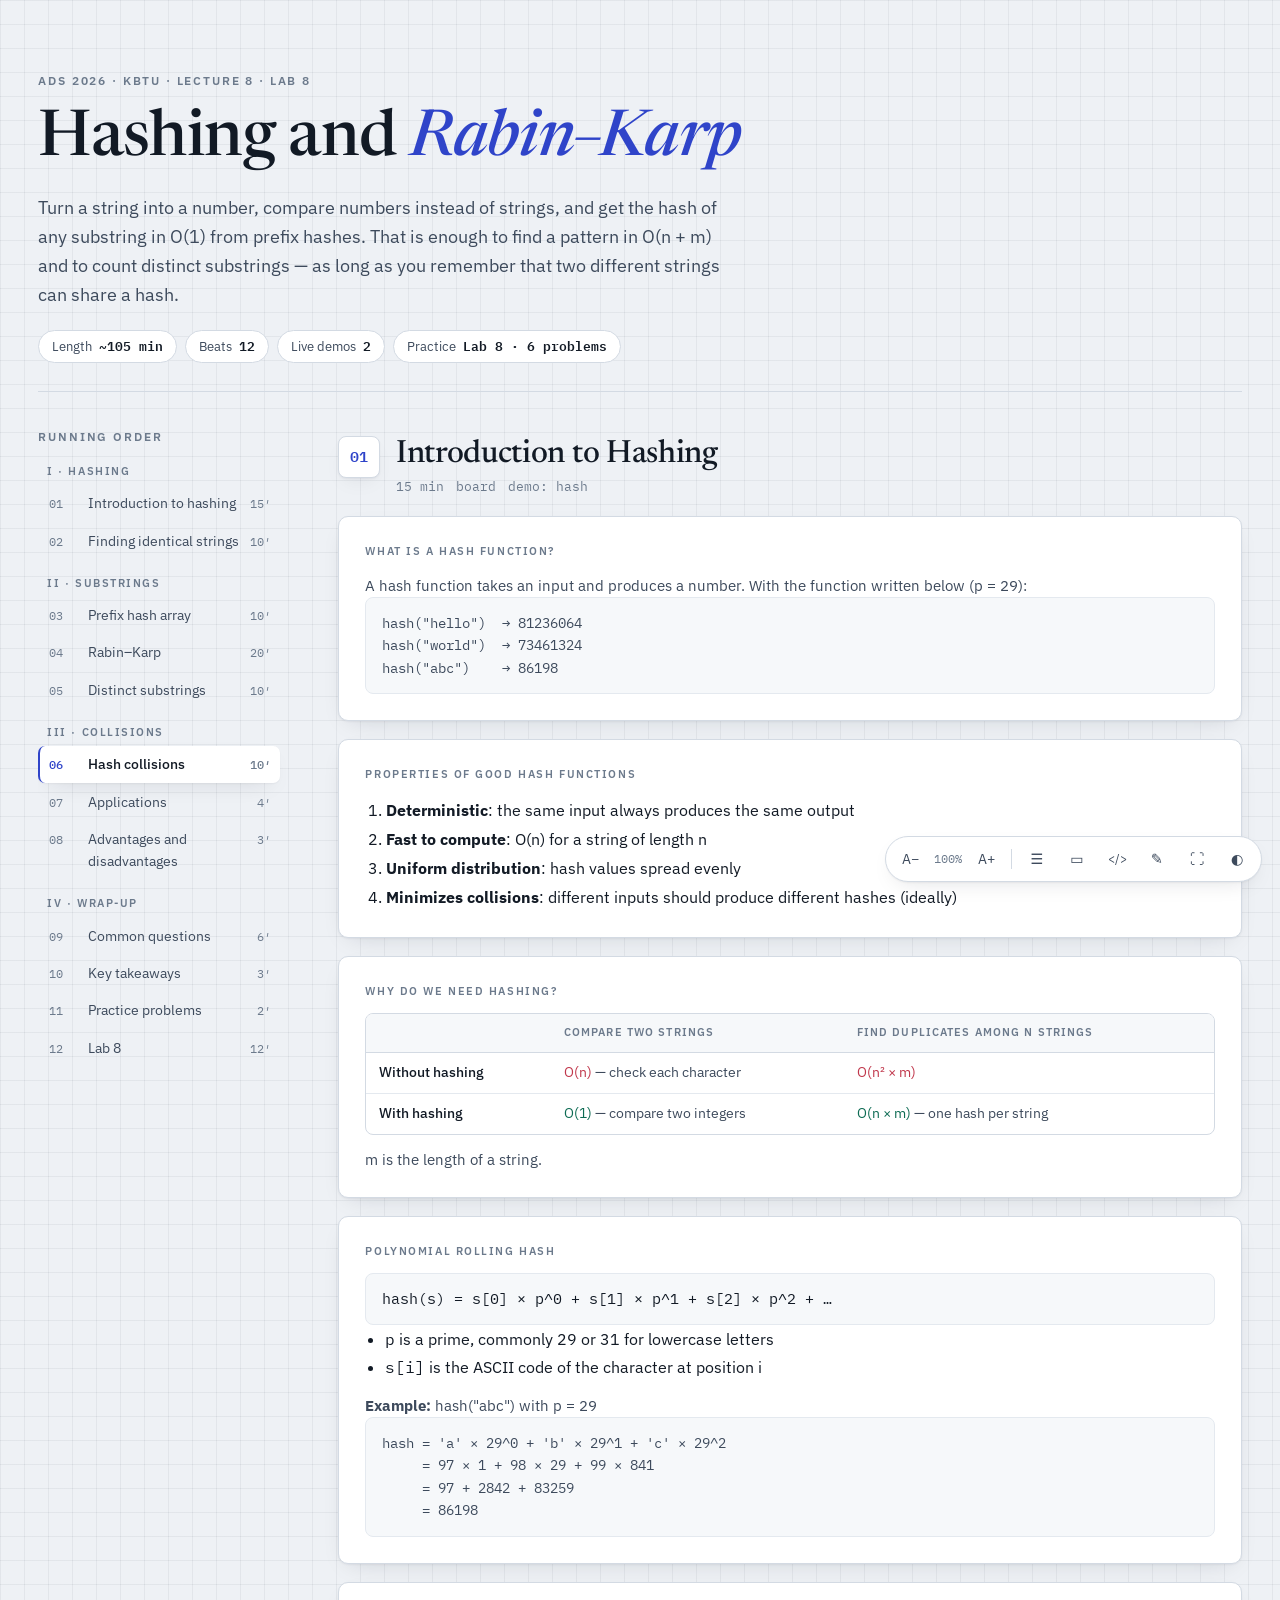
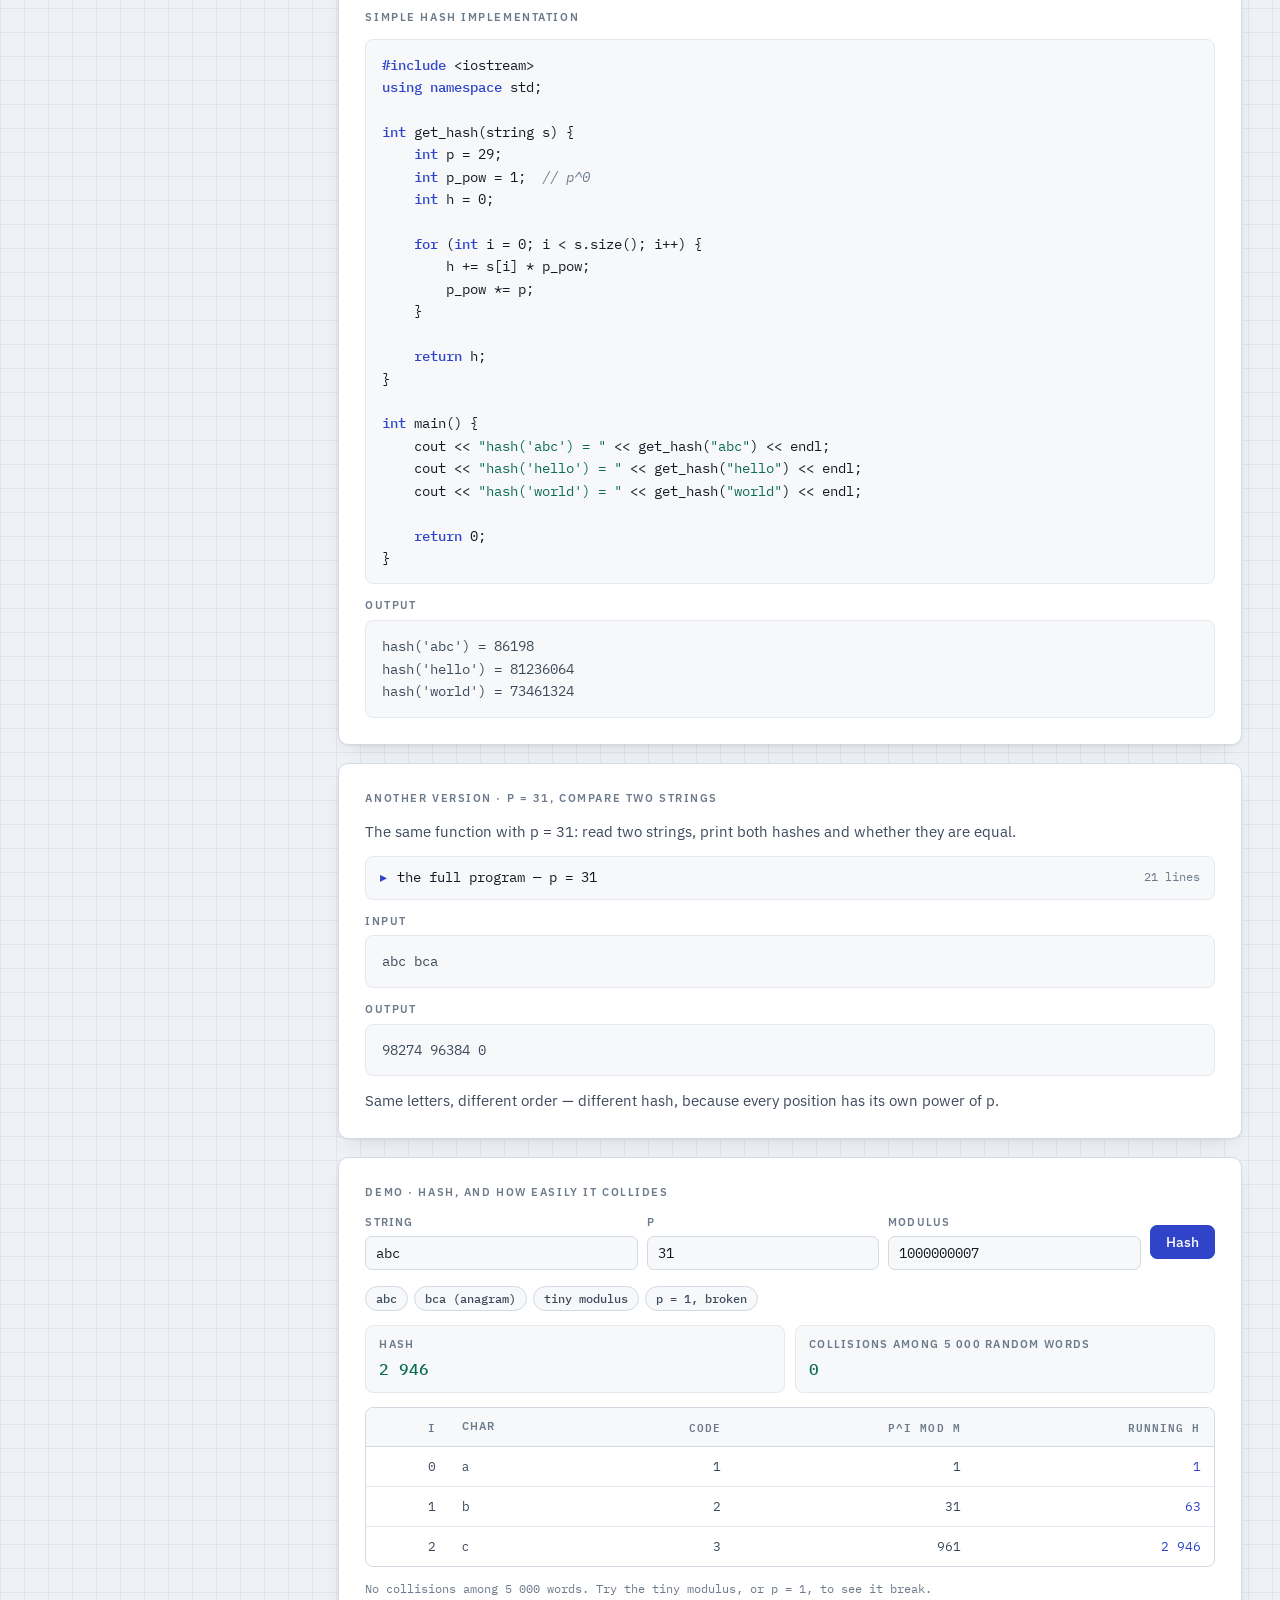
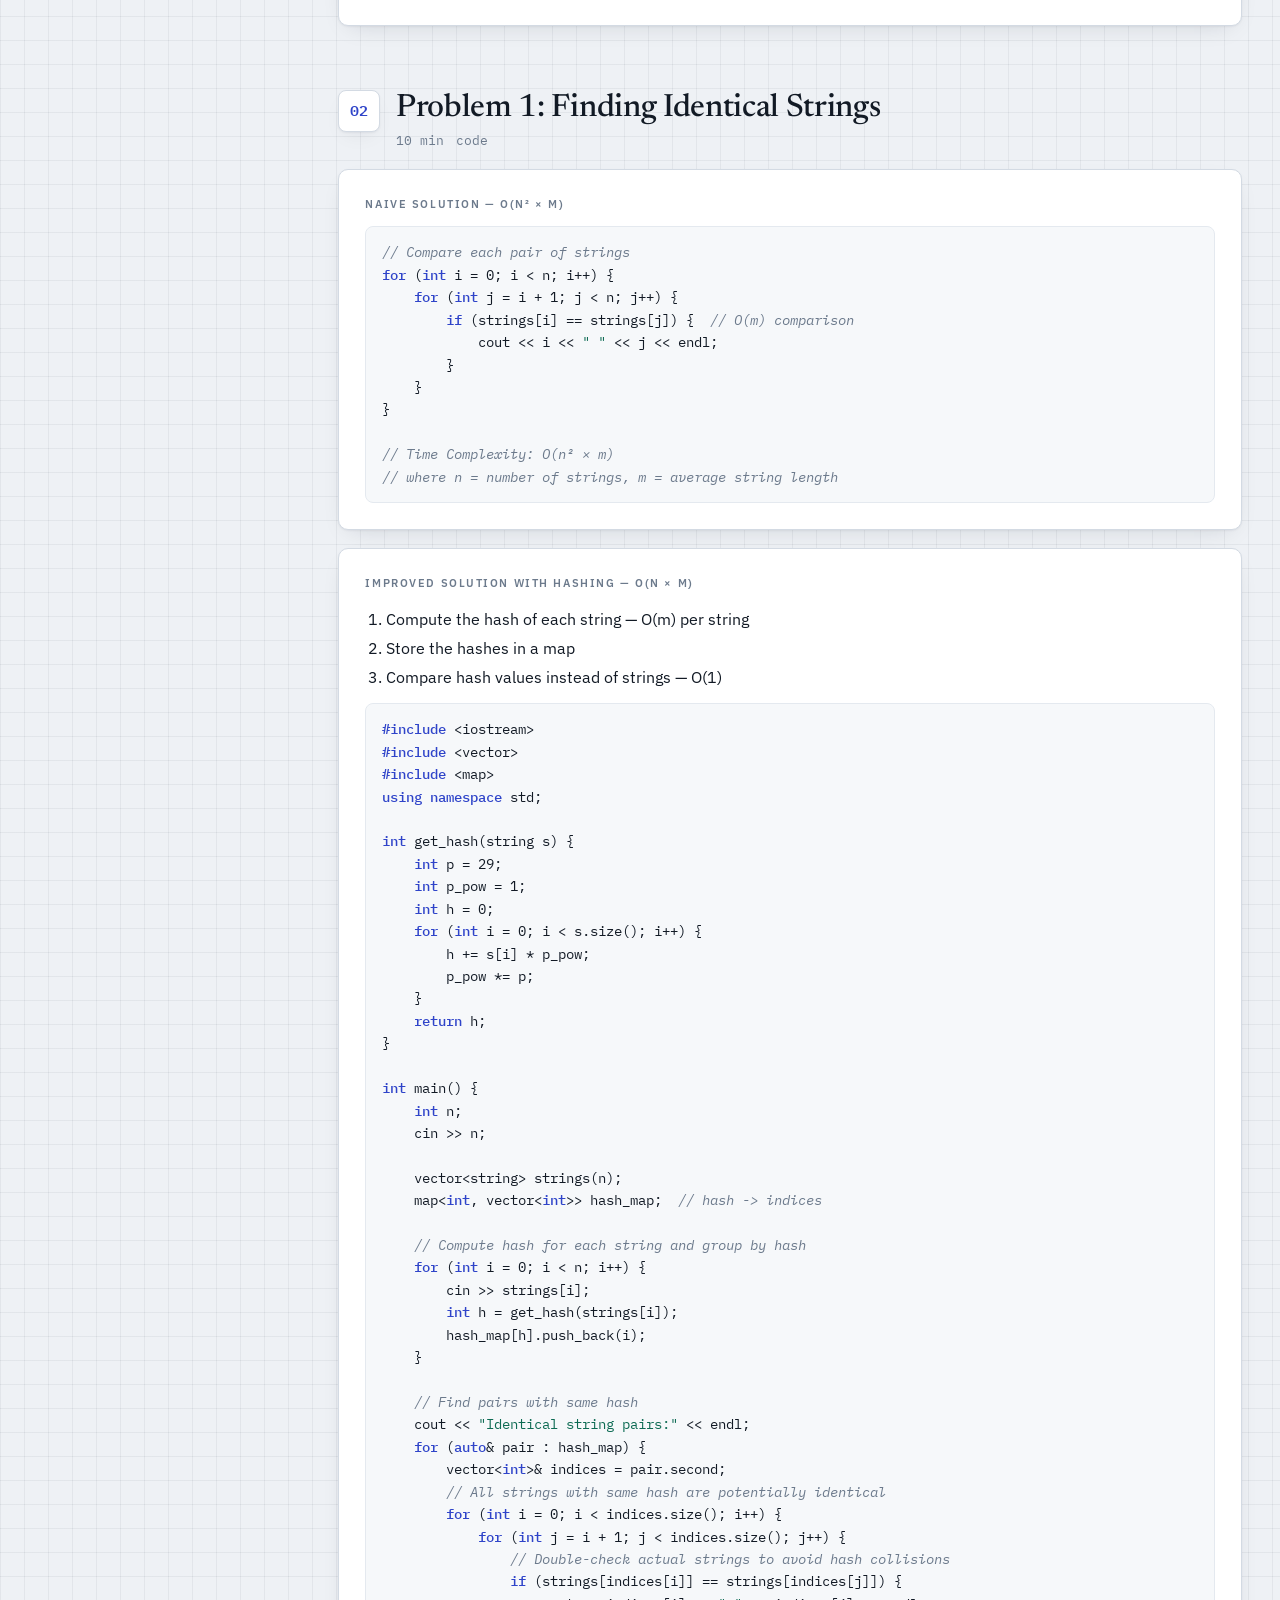
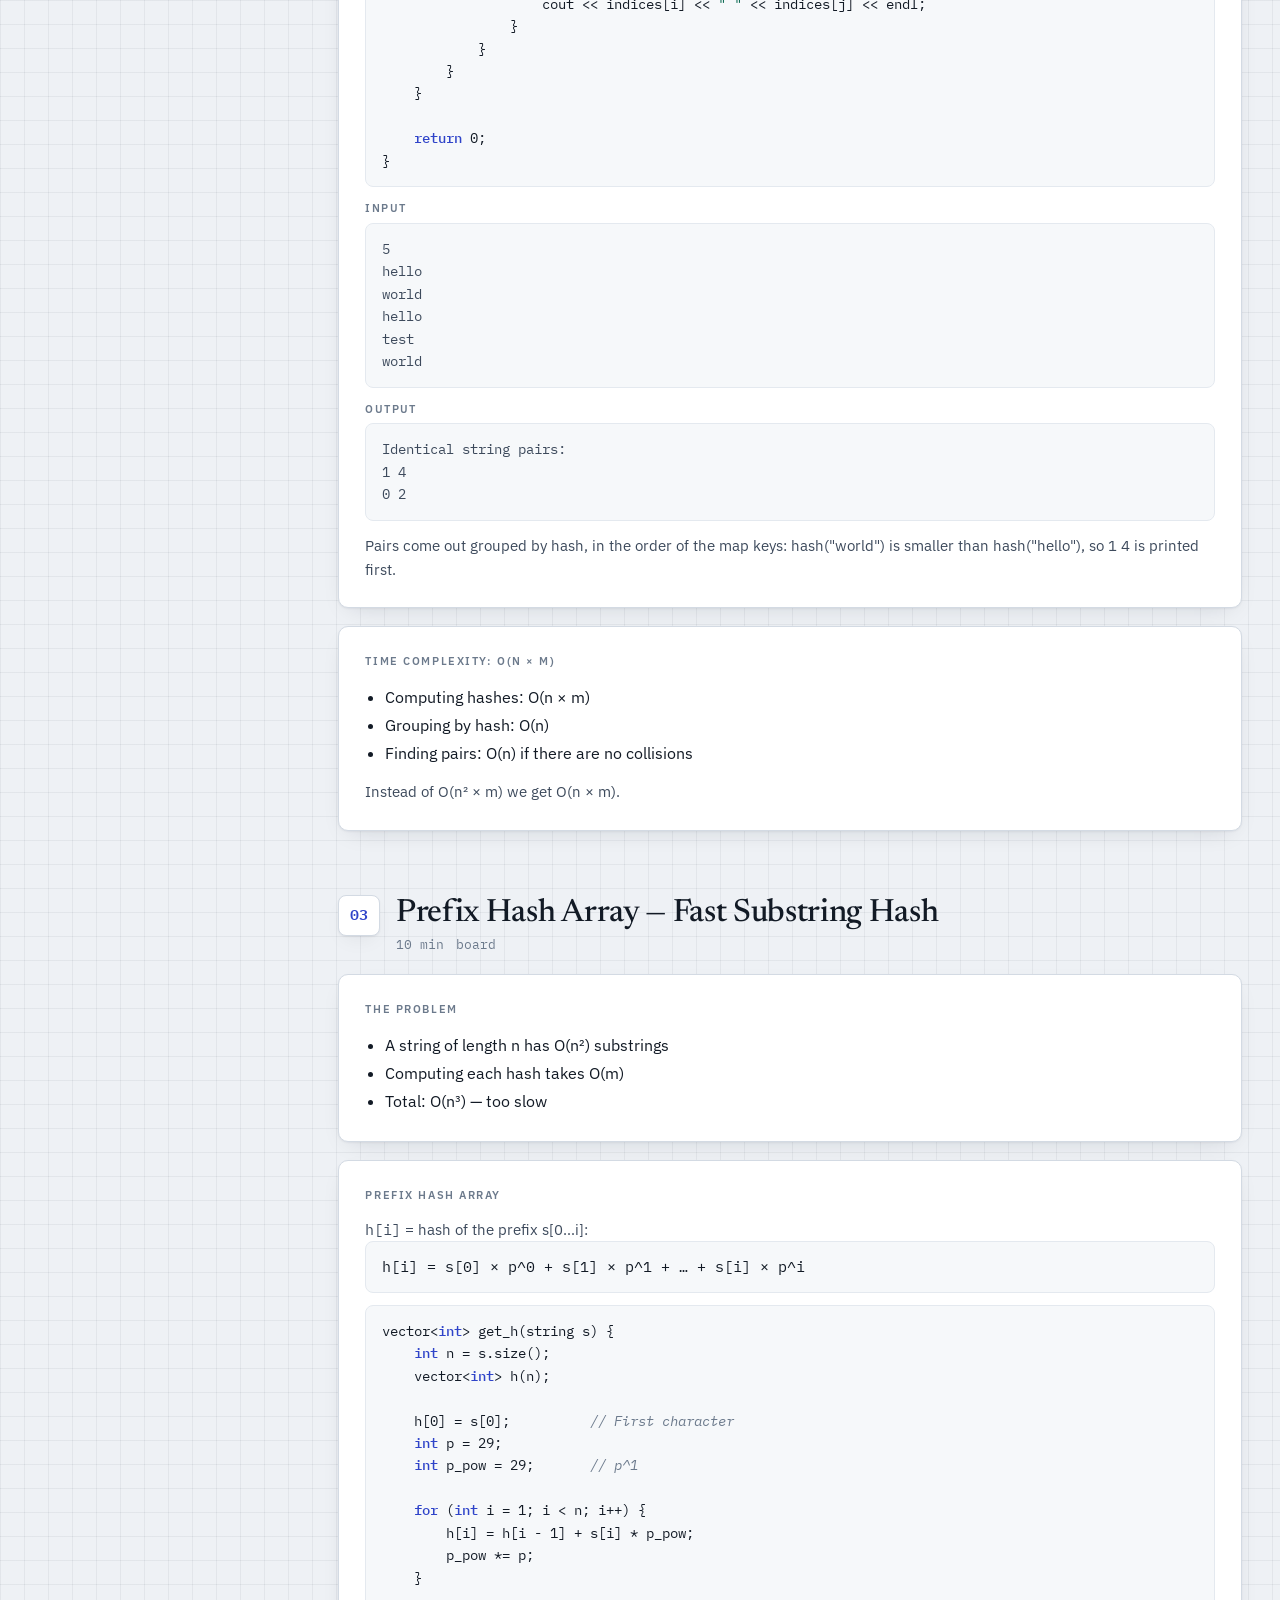
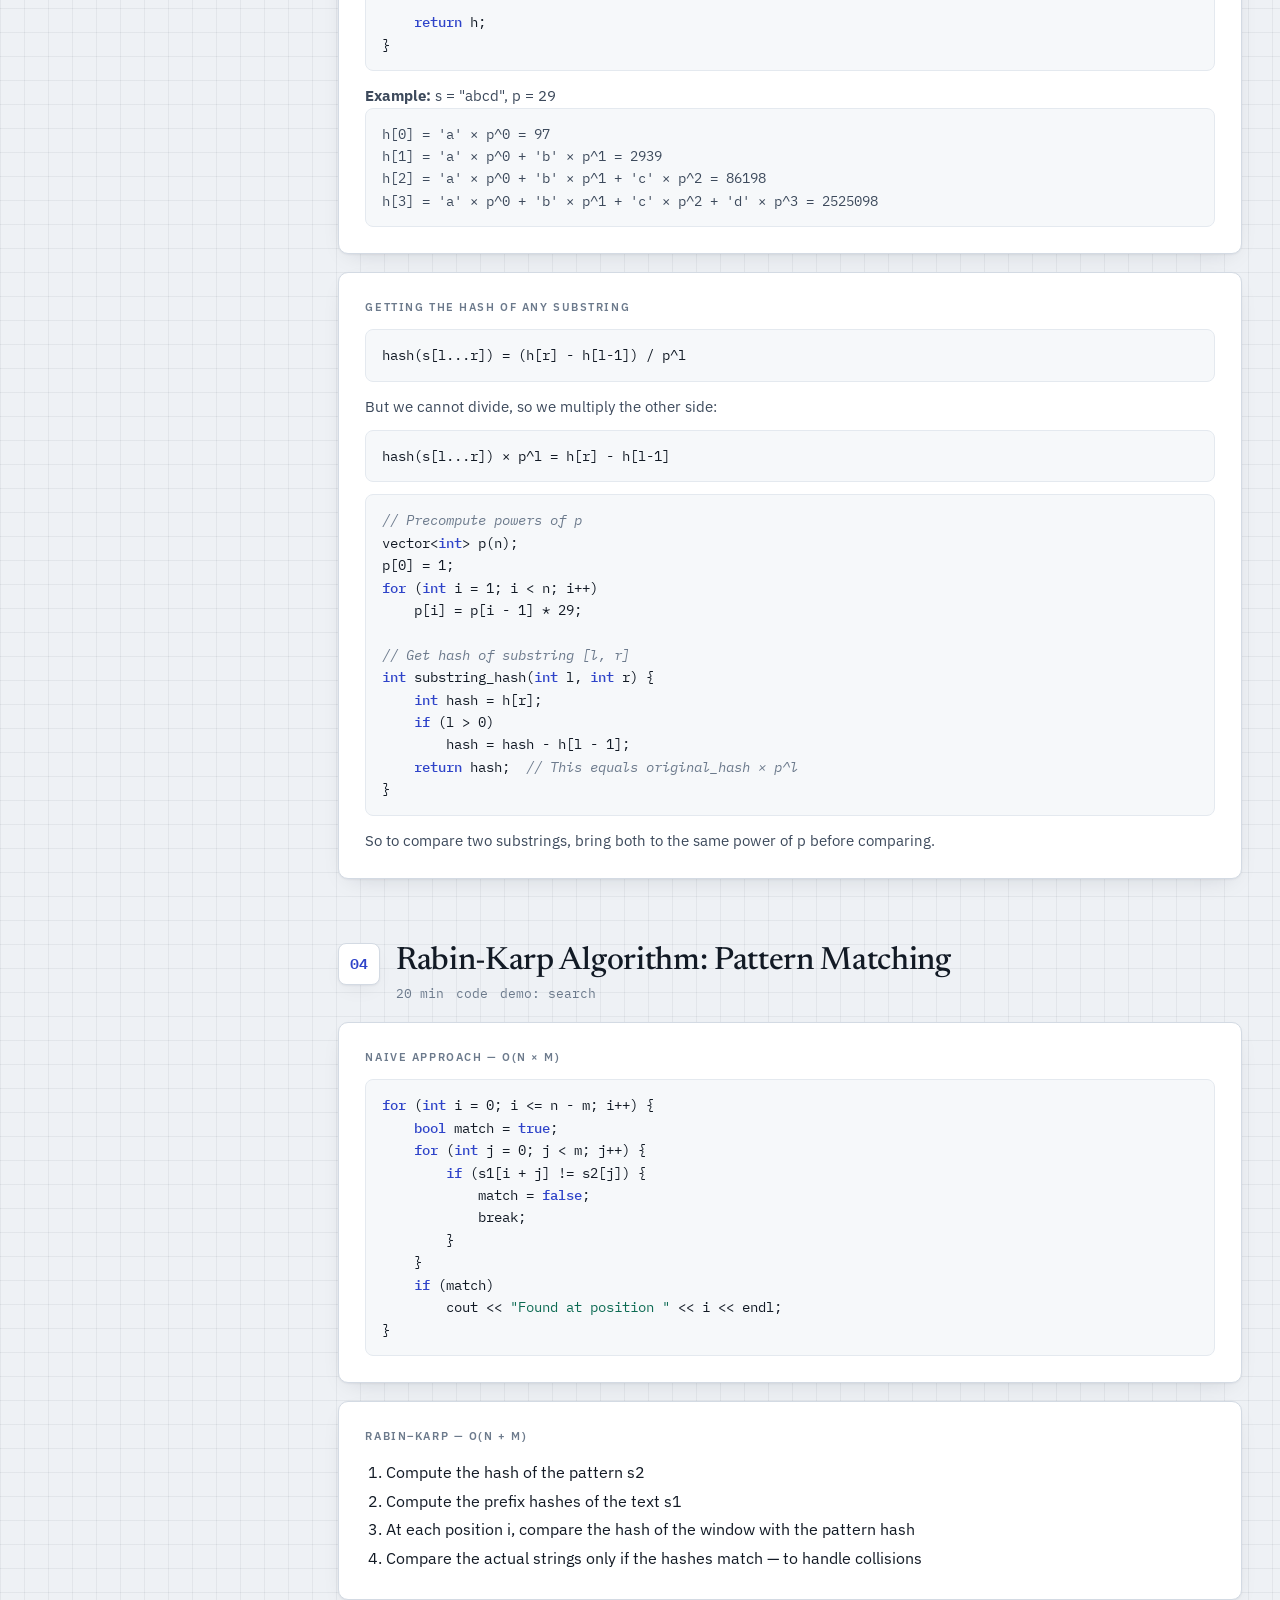
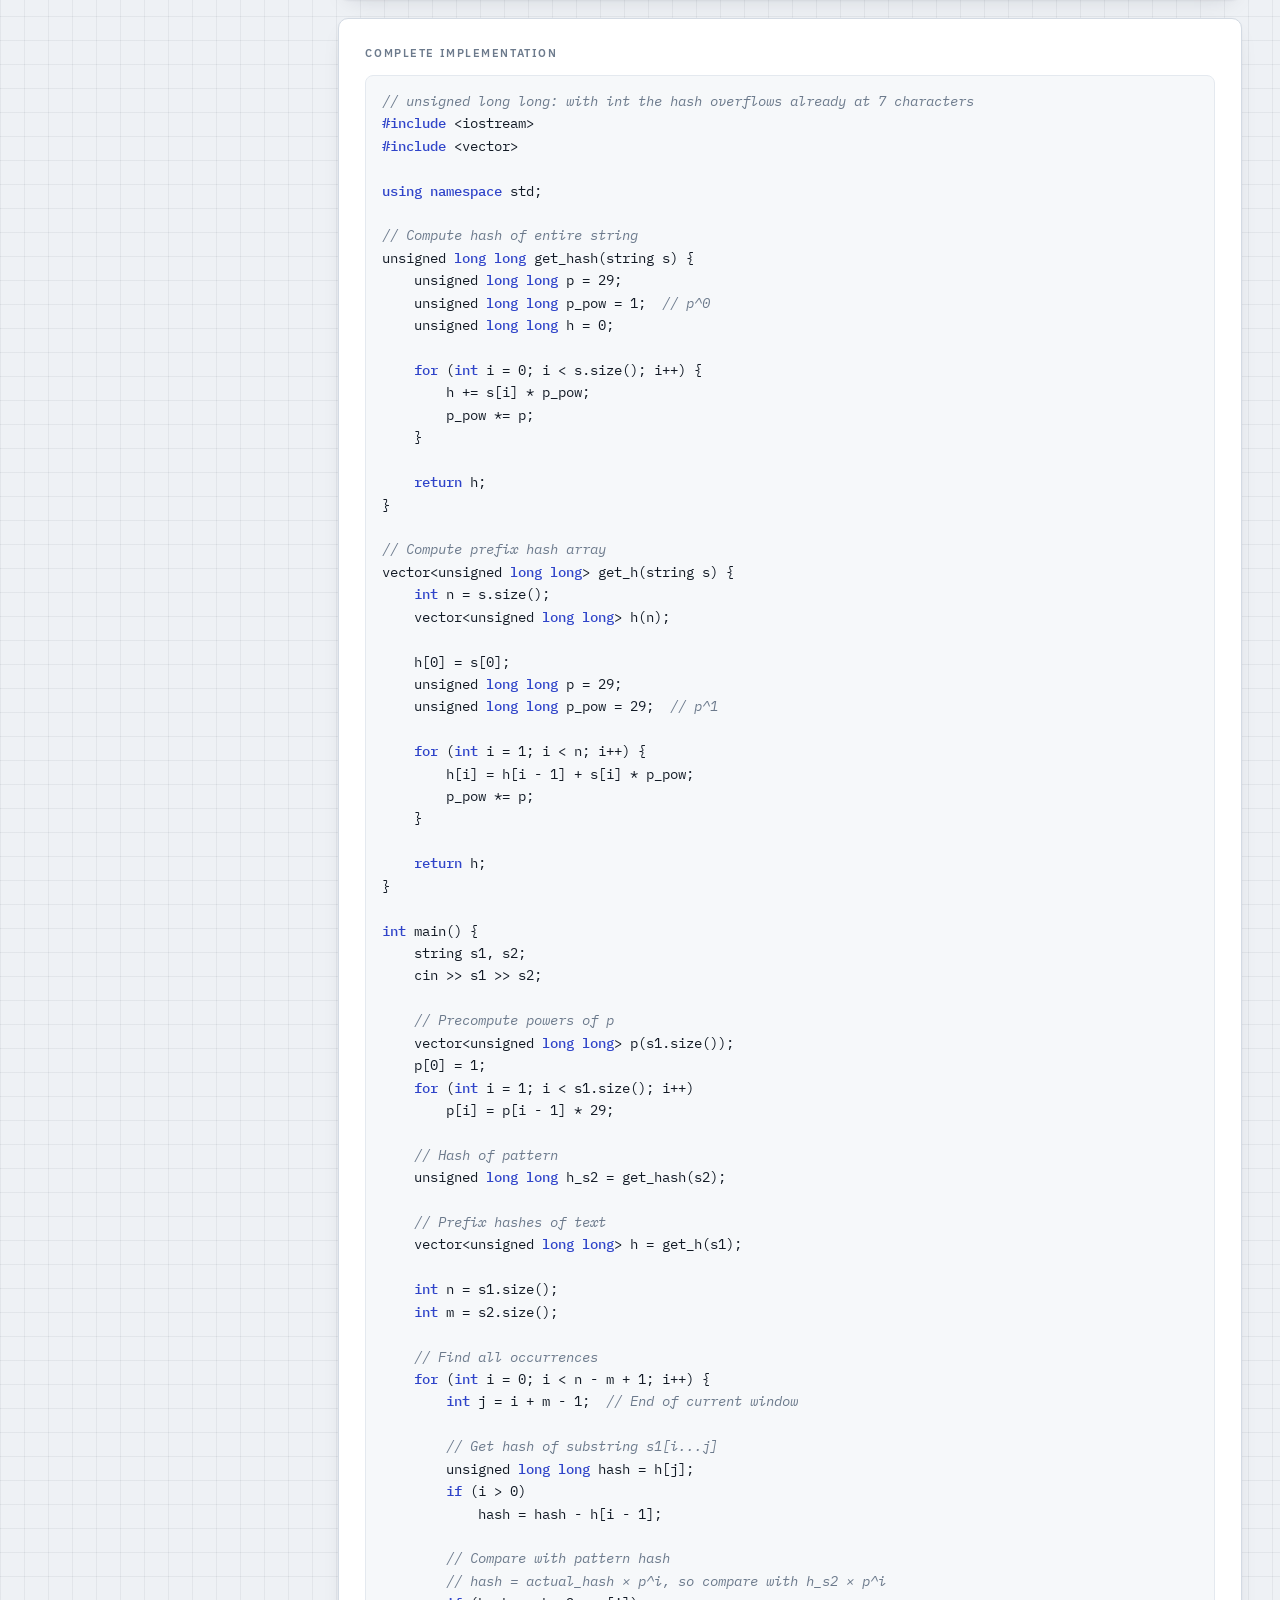
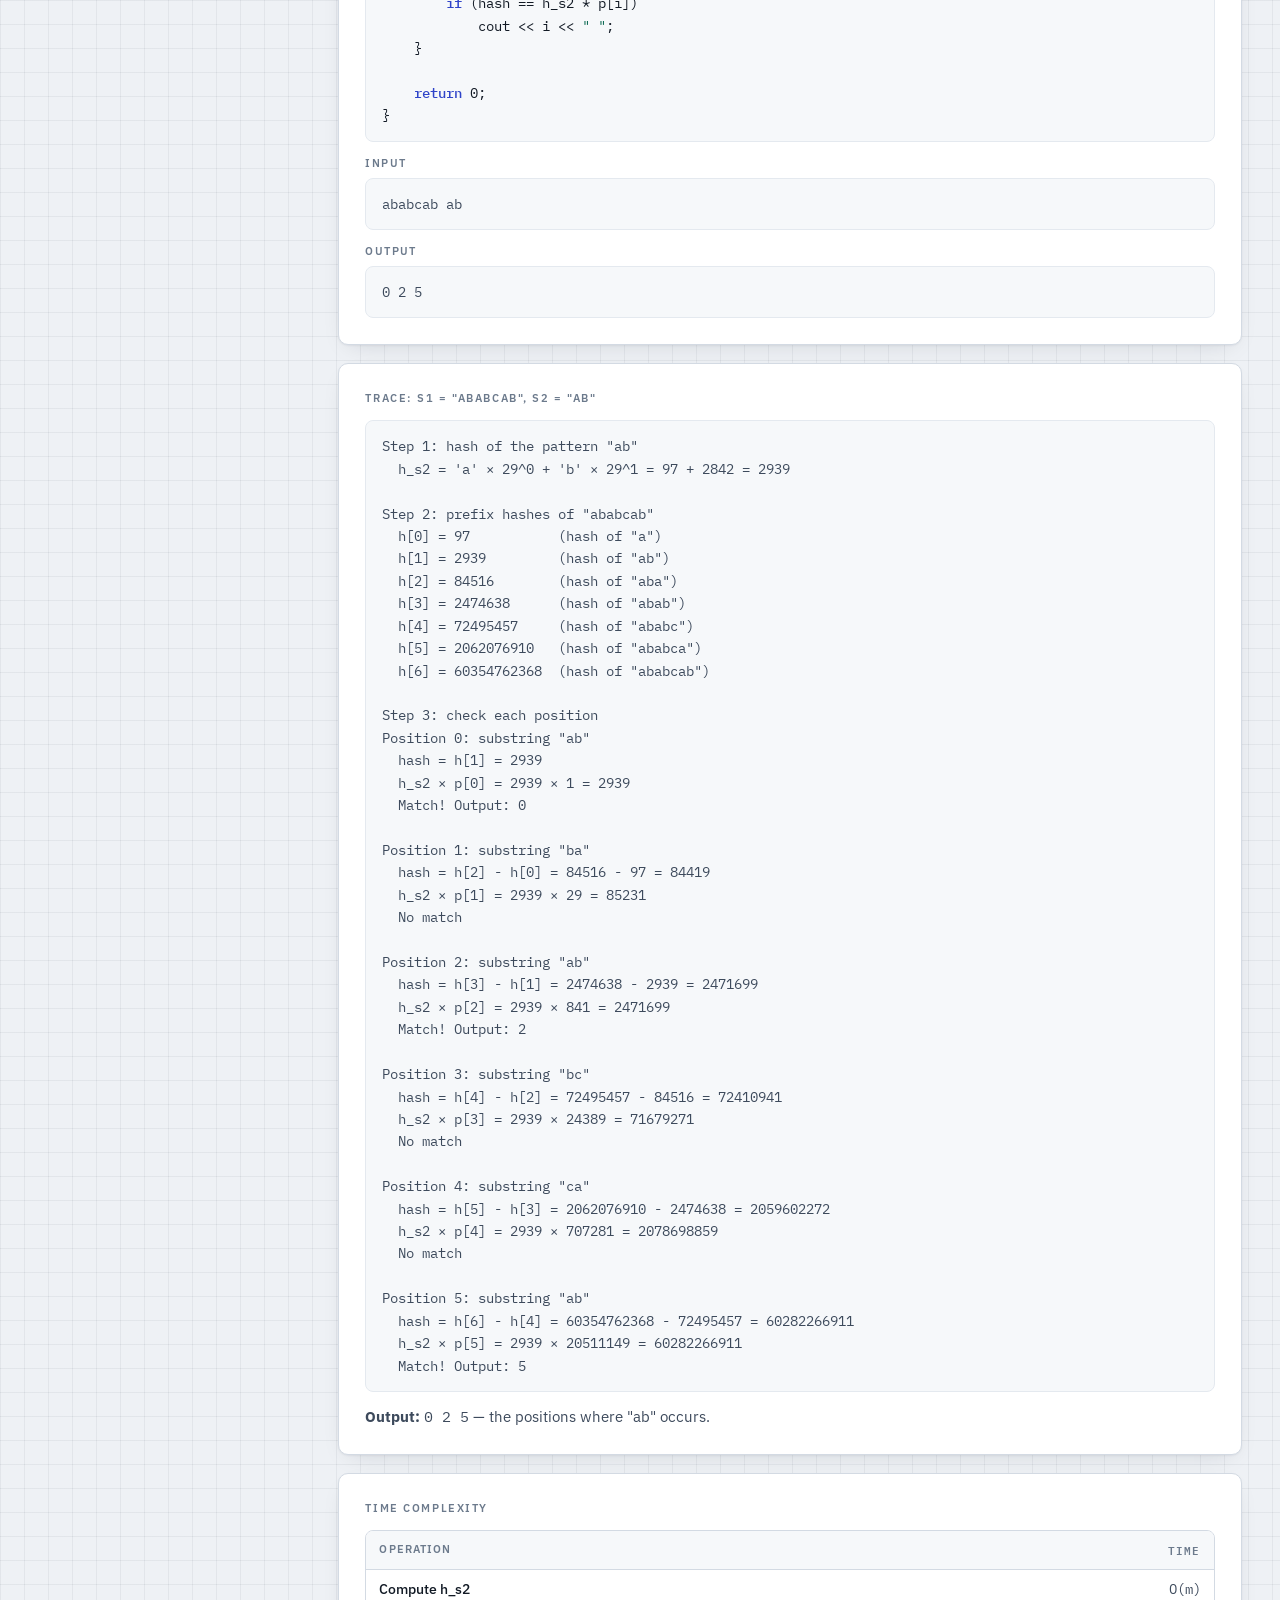
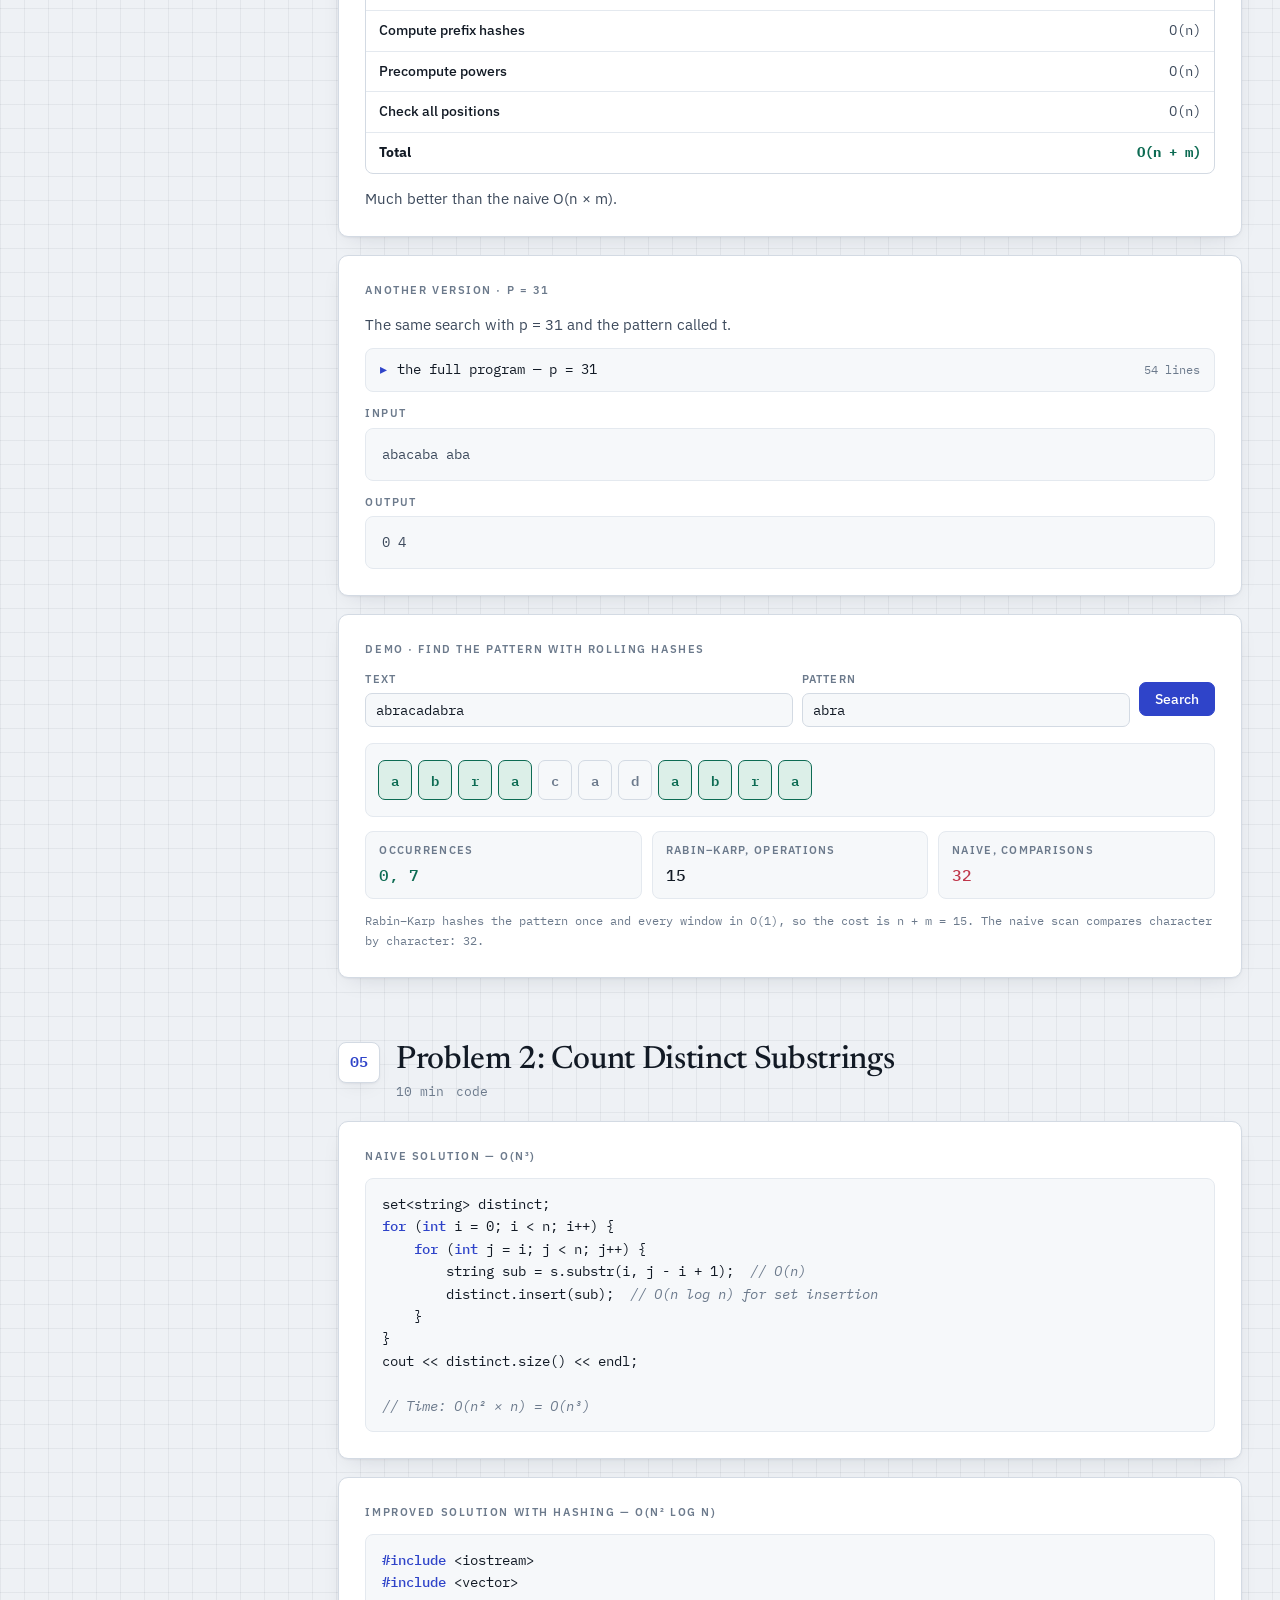
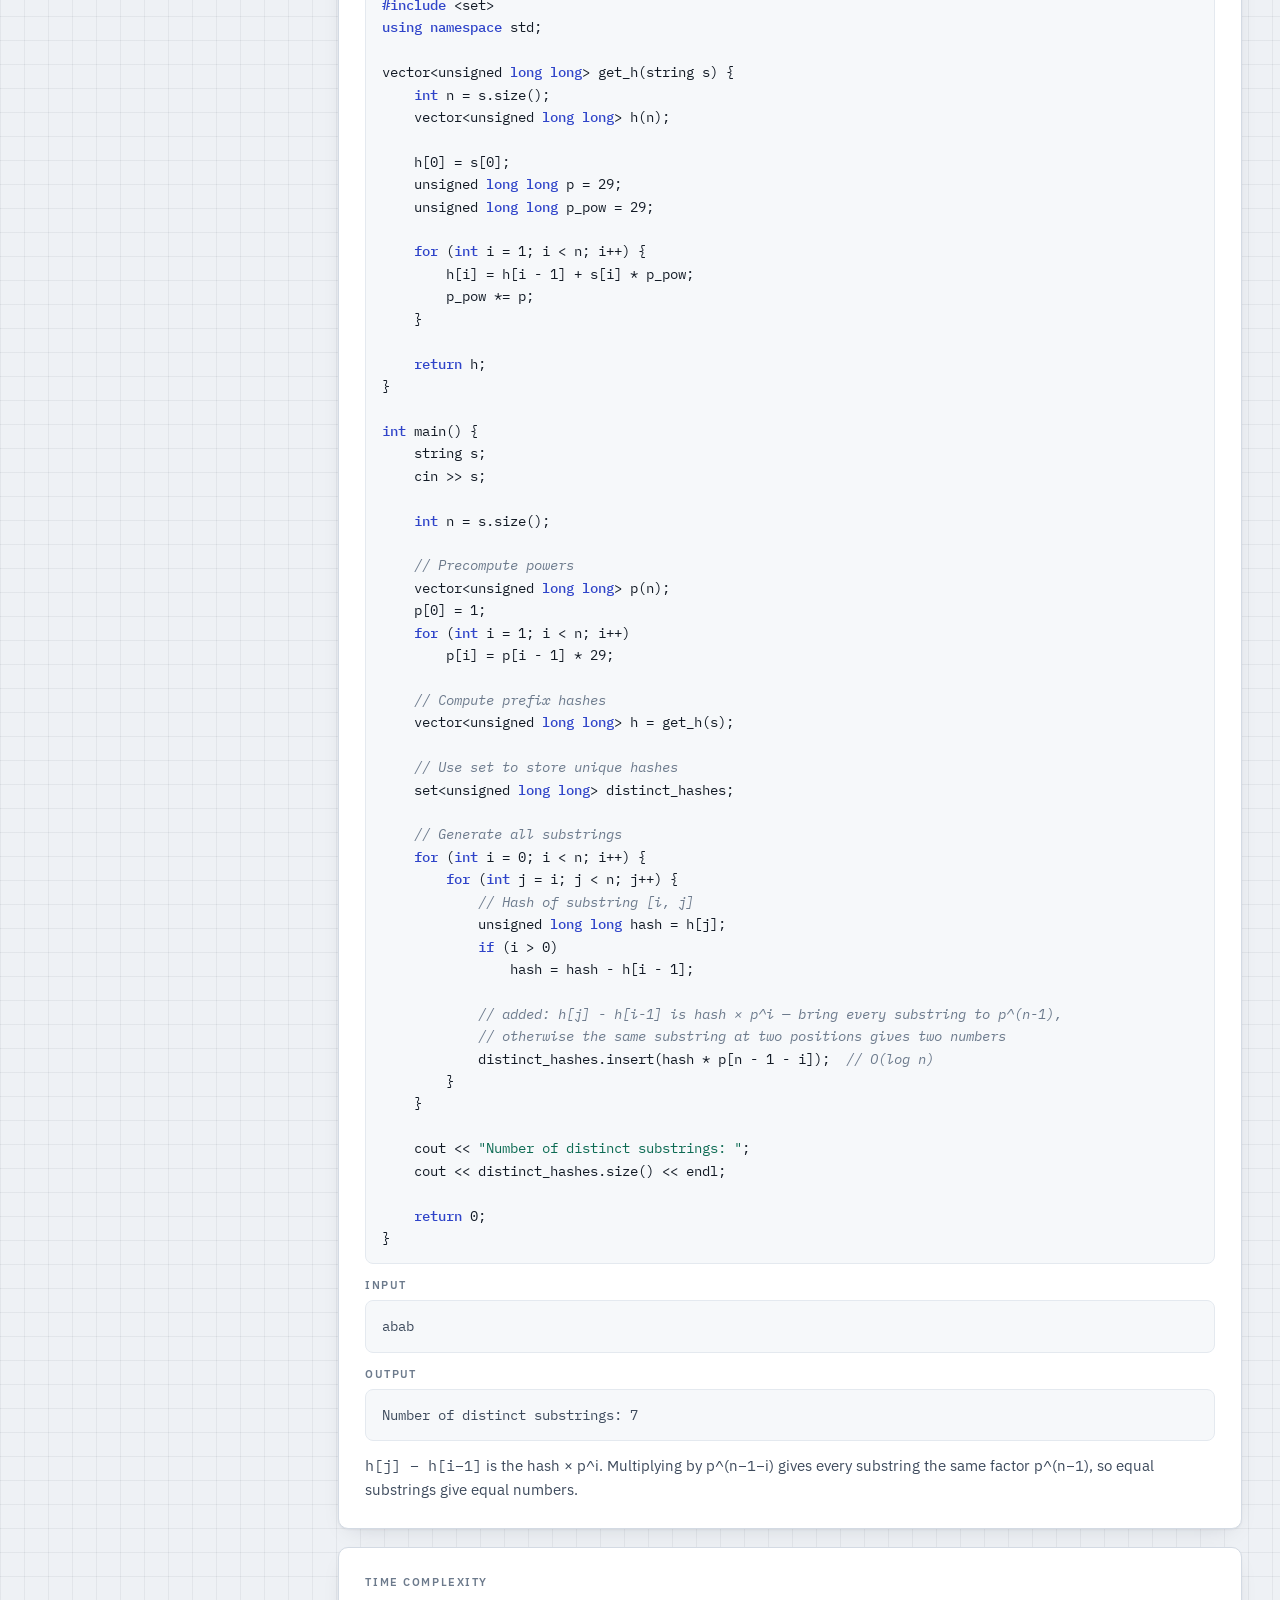
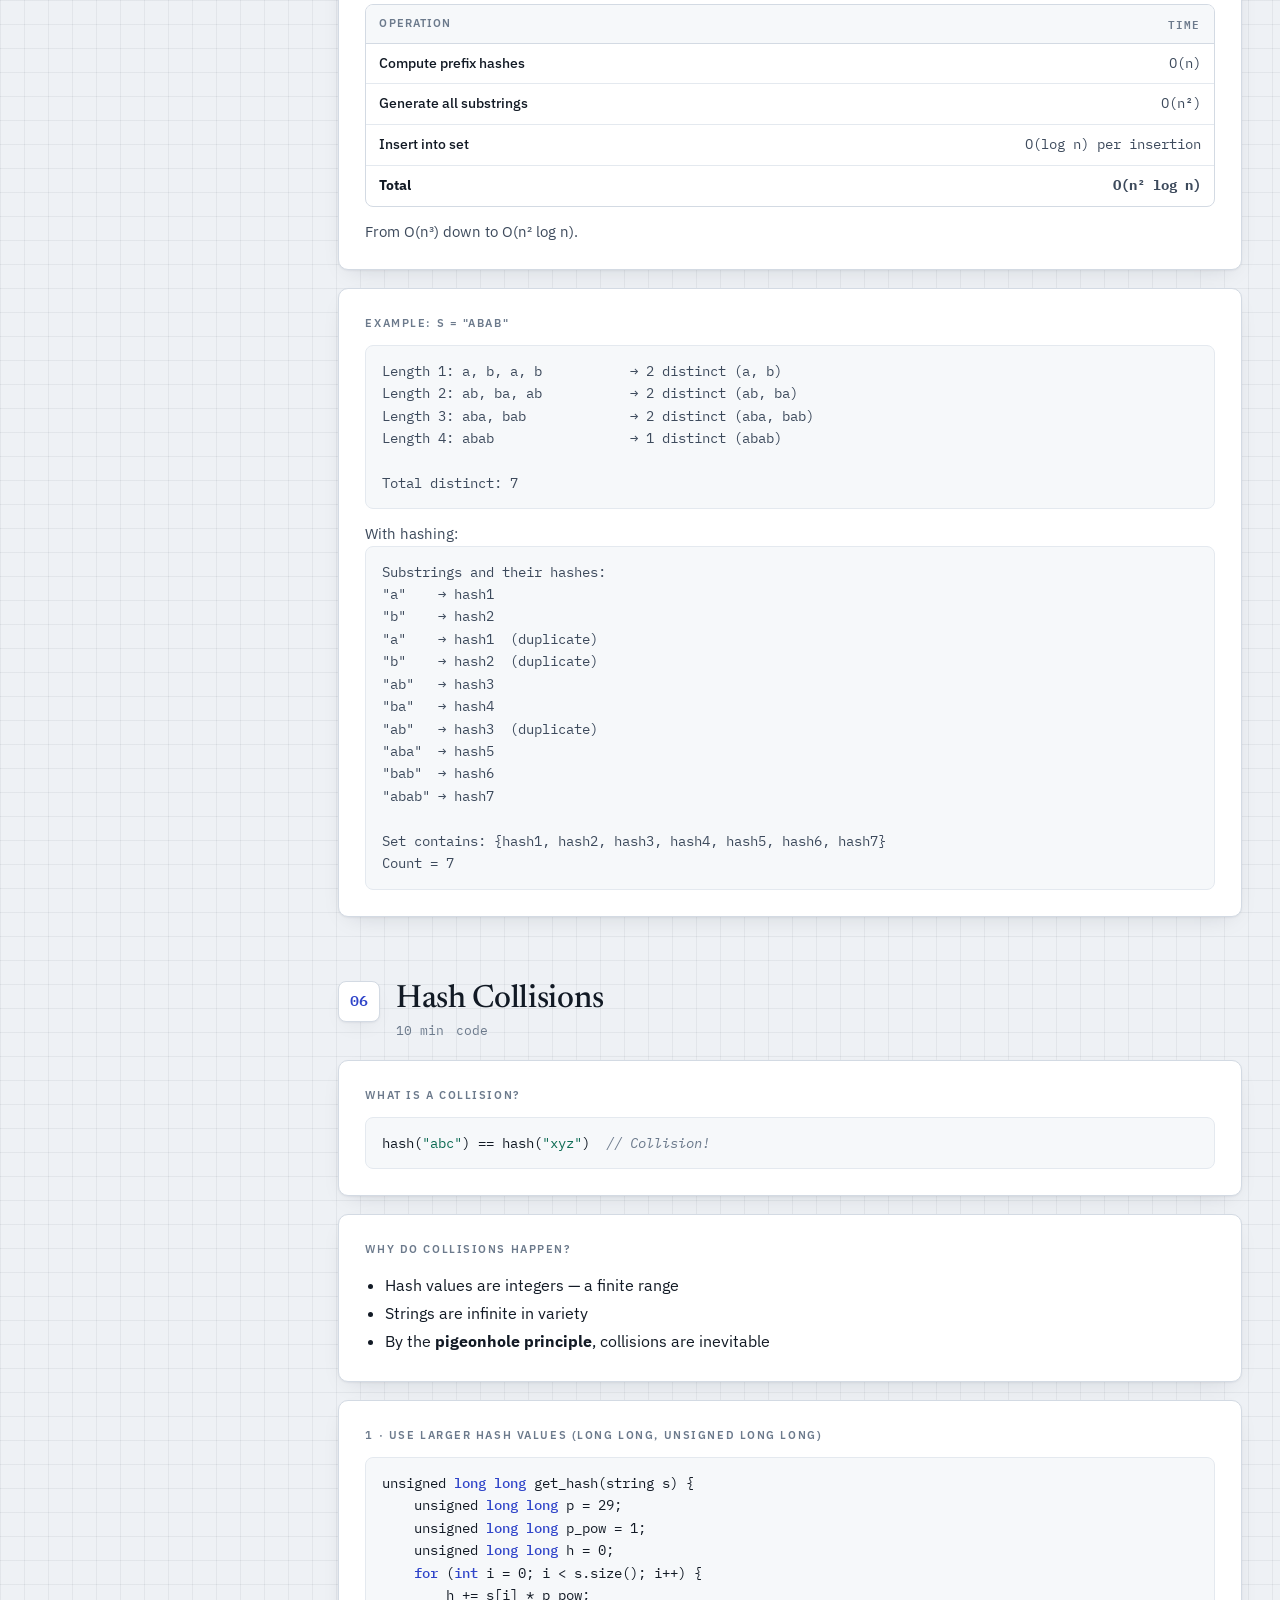
<file: lab08.html>
<!doctype html>
<html lang="en"><head>
<meta charset="utf-8">
<meta name="viewport" content="width=device-width,initial-scale=1">
<title>Hashing and Rabin–Karp</title>
<link rel="preconnect" href="https://fonts.googleapis.com">
<link rel="preconnect" href="https://fonts.gstatic.com" crossorigin>
<link rel="stylesheet" href="https://fonts.googleapis.com/css2?family=IBM+Plex+Mono:wght@400;500;600&family=IBM+Plex+Sans:wght@400;500;600&family=Newsreader:ital,opsz,wght@0,6..72,400;0,6..72,500;0,6..72,600;1,6..72,400&display=swap">
<link rel="stylesheet" href="assets/notes.css?v=202611132233">
<link rel="stylesheet" href="assets/present.css?v=202611132233">
<link rel="stylesheet" href="assets/cpp.css?v=202611132233">
</head><body>
<div class="wrap">

<header class="masthead">
  <div class="eyebrow">ADS 2026 · KBTU · Lecture 8 · Lab 8</div>
  <h1>Hashing and <em>Rabin–Karp</em></h1>
  <p class="dek">Turn a string into a number, compare numbers instead of strings, and get the hash of any substring in O(1) from prefix hashes. That is enough to find a pattern in O(n + m) and to count distinct substrings — as long as you remember that two different strings can share a hash.</p>
  <div class="facts"><span class="fact">Length <b>~105 min</b></span><span class="fact">Beats <b>12</b></span><span class="fact">Live demos <b>2</b></span><span class="fact">Practice <b>Lab 8 · 6 problems</b></span></div>
</header>

<div class="cols">

<nav class="rail" aria-label="Running order">
  <div class="rail-h">Running order</div>
  <div class="part">I · Hashing</div>
  <ol>
    <li><a href="#b1"><span class="n">01</span><span>Introduction to hashing</span><span class="t">15′</span></a></li>
    <li><a href="#b2"><span class="n">02</span><span>Finding identical strings</span><span class="t">10′</span></a></li>
  </ol>
  <div class="part">II · Substrings</div>
  <ol>
    <li><a href="#b3"><span class="n">03</span><span>Prefix hash array</span><span class="t">10′</span></a></li>
    <li><a href="#b4"><span class="n">04</span><span>Rabin–Karp</span><span class="t">20′</span></a></li>
    <li><a href="#b5"><span class="n">05</span><span>Distinct substrings</span><span class="t">10′</span></a></li>
  </ol>
  <div class="part">III · Collisions</div>
  <ol>
    <li><a href="#b6"><span class="n">06</span><span>Hash collisions</span><span class="t">10′</span></a></li>
    <li><a href="#b7"><span class="n">07</span><span>Applications</span><span class="t">4′</span></a></li>
    <li><a href="#b8"><span class="n">08</span><span>Advantages and disadvantages</span><span class="t">3′</span></a></li>
  </ol>
  <div class="part">IV · Wrap-up</div>
  <ol>
    <li><a href="#b9"><span class="n">09</span><span>Common questions</span><span class="t">6′</span></a></li>
    <li><a href="#b10"><span class="n">10</span><span>Key takeaways</span><span class="t">3′</span></a></li>
    <li><a href="#b11"><span class="n">11</span><span>Practice problems</span><span class="t">2′</span></a></li>
    <li><a href="#b12"><span class="n">12</span><span>Lab 8</span><span class="t">12′</span></a></li>
  </ol>
</nav>

<main>
<section class="beat" id="b1">
  <div class="beat-head">
    <div class="beat-n">01</div>
    <div>
      <h2>Introduction to Hashing</h2>
      <div class="sub"><span>15 min</span> <span>board</span> <span>demo: hash</span></div>
    </div>
  </div>
  <div class="stack">
    <div class="card pad board"><h4>What is a hash function?</h4><p>A hash function takes an input and produces a number. With the function written below (p = 29):</p><pre class="out">hash("hello")  → 81236064
hash("world")  → 73461324
hash("abc")    → 86198</pre></div>
    <div class="card pad board"><h4>Properties of good hash functions</h4><ol style="margin:0;padding-left:1.3em;line-height:1.8"><li><strong>Deterministic</strong>: the same input always produces the same output</li><li><strong>Fast to compute</strong>: O(n) for a string of length n</li><li><strong>Uniform distribution</strong>: hash values spread evenly</li><li><strong>Minimizes collisions</strong>: different inputs should produce different hashes (ideally)</li></ol></div>
    <div class="card pad board"><h4>Why do we need hashing?</h4><div class="tw"><table><thead><tr><th></th><th>Compare two strings</th><th>Find duplicates among n strings</th></tr></thead><tbody><tr><td class="k">Without hashing</td><td><span style="color:var(--mark)">O(n)</span> — check each character</td><td><span style="color:var(--mark)">O(n² × m)</span></td></tr><tr><td class="k">With hashing</td><td><span style="color:var(--prime)">O(1)</span> — compare two integers</td><td><span style="color:var(--prime)">O(n × m)</span> — one hash per string</td></tr></tbody></table></div><p style="margin-top:12px">m is the length of a string.</p></div>
    <div class="card pad board"><h4>Polynomial rolling hash</h4><div class="formula">hash(s) = s[0] × p^0 + s[1] × p^1 + s[2] × p^2 + …</div><ul style="margin:0;padding-left:1.2em;line-height:1.75"><li><span class="mono">p</span> is a prime, commonly 29 or 31 for lowercase letters</li><li><span class="mono">s[i]</span> is the ASCII code of the character at position i</li></ul><p style="margin-top:12px"><strong>Example:</strong> hash("abc") with p = 29</p><pre class="out">hash = 'a' × 29^0 + 'b' × 29^1 + 'c' × 29^2
     = 97 × 1 + 98 × 29 + 99 × 841
     = 97 + 2842 + 83259
     = 86198</pre></div>
    <div class="card pad board"><h4>Simple hash implementation</h4><pre><span class="k">#include</span> &lt;iostream&gt;
<span class="k">using</span> <span class="k">namespace</span> std;

<span class="k">int</span> get_hash(string s) {
    <span class="k">int</span> p = 29;
    <span class="k">int</span> p_pow = 1;  <span class="c">// p^0</span>
    <span class="k">int</span> h = 0;

    <span class="k">for</span> (<span class="k">int</span> i = 0; i &lt; s.size(); i++) {
        h += s[i] * p_pow;
        p_pow *= p;
    }

    <span class="k">return</span> h;
}

<span class="k">int</span> main() {
    cout &lt;&lt; <span class="s">"hash('abc') = "</span> &lt;&lt; get_hash(<span class="s">"abc"</span>) &lt;&lt; endl;
    cout &lt;&lt; <span class="s">"hash('hello') = "</span> &lt;&lt; get_hash(<span class="s">"hello"</span>) &lt;&lt; endl;
    cout &lt;&lt; <span class="s">"hash('world') = "</span> &lt;&lt; get_hash(<span class="s">"world"</span>) &lt;&lt; endl;

    <span class="k">return</span> 0;
}</pre><div class="out-lbl">output</div><pre class="out">hash('abc') = 86198
hash('hello') = 81236064
hash('world') = 73461324</pre></div>
    <div class="card pad board"><h4>Another version · p = 31, compare two strings</h4><p>The same function with p = 31: read two strings, print both hashes and whether they are equal.</p><div style="margin-top:12px"><details class="code"><summary>the full program — p = 31<span class="lines">21 lines</span></summary><pre><span class="k">#include</span> &lt;iostream&gt;

<span class="k">using</span> <span class="k">namespace</span> std;

<span class="k">int</span> get_hash(string s) {
    <span class="k">int</span> h = 0;
    <span class="k">int</span> p = 31;
    <span class="k">int</span> p_pow = 1;
    <span class="k">for</span> (<span class="k">int</span> i = 0; i &lt; s.size(); i++) {
        h += s[i] * p_pow;
        p_pow *= p;
    }
    <span class="k">return</span> h;
}

<span class="k">int</span> main() {
    string s1, s2;
    cin &gt;&gt; s1 &gt;&gt; s2;
    cout &lt;&lt; get_hash(s1) &lt;&lt; <span class="s">" "</span> &lt;&lt; get_hash(s2) &lt;&lt; <span class="s">" "</span> &lt;&lt; (get_hash(s1) == get_hash(s2));
    <span class="k">return</span> 0;
}</pre></details></div><div class="out-lbl">input</div><pre class="out">abc bca</pre><div class="out-lbl">output</div><pre class="out">98274 96384 0</pre><p style="margin-top:12px">Same letters, different order — different hash, because every position has its own power of p.</p></div>
    <div class="card pad demo"><h4>Demo · hash, and how easily it collides</h4><div class="ctl"><label class="f" style="flex:1 1 150px"><span>string</span><input type="text" id="hsx" value="abc"></label><label class="f" style="flex:1 1 110px"><span>p</span><input type="number" id="hsp" value="31"></label><label class="f" style="flex:1 1 130px"><span>modulus</span><input type="number" id="hsm" value="1000000007"></label><button class="pri" id="hsrun">Hash</button></div><div class="chips" style="margin-bottom:12px"><button class="chip" data-hs="abc|31|1000000007">abc</button><button class="chip" data-hs="bca|31|1000000007">bca (anagram)</button><button class="chip" data-hs="abc|31|101">tiny modulus</button><button class="chip" data-hs="hello|1|1000000007">p = 1, broken</button></div><div class="readout"><div class="stat good"><div class="lab">hash</div><div class="val" id="hsh">—</div></div><div class="stat"><div class="lab">collisions among 5 000 random words</div><div class="val" id="hsc">—</div></div></div><div class="steps" style="margin-top:14px"><table><thead><tr><th class="n">i</th><th>char</th><th class="n">code</th><th class="n">p^i mod m</th><th class="n">running h</th></tr></thead><tbody id="hssteps"></tbody></table></div><div class="log" id="hslog"></div></div>
  </div>
</section>

<section class="beat" id="b2">
  <div class="beat-head">
    <div class="beat-n">02</div>
    <div>
      <h2>Problem 1: Finding Identical Strings</h2>
      <div class="sub"><span>10 min</span> <span>code</span></div>
    </div>
  </div>
  <div class="stack">
    <div class="card pad board"><h4>Naive solution — O(n² × m)</h4><pre><span class="c">// Compare each pair of strings</span>
<span class="k">for</span> (<span class="k">int</span> i = 0; i &lt; n; i++) {
    <span class="k">for</span> (<span class="k">int</span> j = i + 1; j &lt; n; j++) {
        <span class="k">if</span> (strings[i] == strings[j]) {  <span class="c">// O(m) comparison</span>
            cout &lt;&lt; i &lt;&lt; <span class="s">" "</span> &lt;&lt; j &lt;&lt; endl;
        }
    }
}

<span class="c">// Time Complexity: O(n² × m)</span>
<span class="c">// where n = number of strings, m = average string length</span></pre></div>
    <div class="card pad board"><h4>Improved solution with hashing — O(n × m)</h4><ol style="margin:0;padding-left:1.3em;line-height:1.8"><li>Compute the hash of each string — O(m) per string</li><li>Store the hashes in a map</li><li>Compare hash values instead of strings — O(1)</li></ol><div style="margin-top:12px"></div><pre><span class="k">#include</span> &lt;iostream&gt;
<span class="k">#include</span> &lt;vector&gt;
<span class="k">#include</span> &lt;map&gt;
<span class="k">using</span> <span class="k">namespace</span> std;

<span class="k">int</span> get_hash(string s) {
    <span class="k">int</span> p = 29;
    <span class="k">int</span> p_pow = 1;
    <span class="k">int</span> h = 0;
    <span class="k">for</span> (<span class="k">int</span> i = 0; i &lt; s.size(); i++) {
        h += s[i] * p_pow;
        p_pow *= p;
    }
    <span class="k">return</span> h;
}

<span class="k">int</span> main() {
    <span class="k">int</span> n;
    cin &gt;&gt; n;

    vector&lt;string&gt; strings(n);
    map&lt;<span class="k">int</span>, vector&lt;<span class="k">int</span>&gt;&gt; hash_map;  <span class="c">// hash -&gt; indices</span>

    <span class="c">// Compute hash for each string and group by hash</span>
    <span class="k">for</span> (<span class="k">int</span> i = 0; i &lt; n; i++) {
        cin &gt;&gt; strings[i];
        <span class="k">int</span> h = get_hash(strings[i]);
        hash_map[h].push_back(i);
    }

    <span class="c">// Find pairs with same hash</span>
    cout &lt;&lt; <span class="s">"Identical string pairs:"</span> &lt;&lt; endl;
    <span class="k">for</span> (<span class="k">auto</span>&amp; pair : hash_map) {
        vector&lt;<span class="k">int</span>&gt;&amp; indices = pair.second;
        <span class="c">// All strings with same hash are potentially identical</span>
        <span class="k">for</span> (<span class="k">int</span> i = 0; i &lt; indices.size(); i++) {
            <span class="k">for</span> (<span class="k">int</span> j = i + 1; j &lt; indices.size(); j++) {
                <span class="c">// Double-check actual strings to avoid hash collisions</span>
                <span class="k">if</span> (strings[indices[i]] == strings[indices[j]]) {
                    cout &lt;&lt; indices[i] &lt;&lt; <span class="s">" "</span> &lt;&lt; indices[j] &lt;&lt; endl;
                }
            }
        }
    }

    <span class="k">return</span> 0;
}</pre><div class="out-lbl">input</div><pre class="out">5
hello
world
hello
test
world</pre><div class="out-lbl">output</div><pre class="out">Identical string pairs:
1 4
0 2</pre><p style="margin-top:12px">Pairs come out grouped by hash, in the order of the map keys: hash("world") is smaller than hash("hello"), so 1 4 is printed first.</p></div>
    <div class="card pad board"><h4>Time complexity: O(n × m)</h4><ul style="margin:0;padding-left:1.2em;line-height:1.75"><li>Computing hashes: O(n × m)</li><li>Grouping by hash: O(n)</li><li>Finding pairs: O(n) if there are no collisions</li></ul><p style="margin-top:12px">Instead of O(n² × m) we get O(n × m).</p></div>
  </div>
</section>

<section class="beat" id="b3">
  <div class="beat-head">
    <div class="beat-n">03</div>
    <div>
      <h2>Prefix Hash Array — Fast Substring Hash</h2>
      <div class="sub"><span>10 min</span> <span>board</span></div>
    </div>
  </div>
  <div class="stack">
    <div class="card pad board"><h4>The problem</h4><ul style="margin:0;padding-left:1.2em;line-height:1.75"><li>A string of length n has O(n²) substrings</li><li>Computing each hash takes O(m)</li><li>Total: O(n³) — too slow</li></ul></div>
    <div class="card pad board"><h4>Prefix hash array</h4><p><span class="mono">h[i]</span> = hash of the prefix s[0…i]:</p><div class="formula">h[i] = s[0] × p^0 + s[1] × p^1 + … + s[i] × p^i</div><div style="margin-top:12px"></div><pre>vector&lt;<span class="k">int</span>&gt; get_h(string s) {
    <span class="k">int</span> n = s.size();
    vector&lt;<span class="k">int</span>&gt; h(n);

    h[0] = s[0];          <span class="c">// First character</span>
    <span class="k">int</span> p = 29;
    <span class="k">int</span> p_pow = 29;       <span class="c">// p^1</span>

    <span class="k">for</span> (<span class="k">int</span> i = 1; i &lt; n; i++) {
        h[i] = h[i - 1] + s[i] * p_pow;
        p_pow *= p;
    }

    <span class="k">return</span> h;
}</pre><p style="margin-top:12px"><strong>Example:</strong> s = "abcd", p = 29</p><pre class="out">h[0] = 'a' × p^0 = 97
h[1] = 'a' × p^0 + 'b' × p^1 = 2939
h[2] = 'a' × p^0 + 'b' × p^1 + 'c' × p^2 = 86198
h[3] = 'a' × p^0 + 'b' × p^1 + 'c' × p^2 + 'd' × p^3 = 2525098</pre></div>
    <div class="card pad board"><h4>Getting the hash of any substring</h4><pre>hash(s[l...r]) = (h[r] - h[l-1]) / p^l</pre><p style="margin-top:12px">But we cannot divide, so we multiply the other side:</p><div style="margin-top:12px"></div><pre>hash(s[l...r]) × p^l = h[r] - h[l-1]</pre><div style="margin-top:12px"></div><pre><span class="c">// Precompute powers of p</span>
vector&lt;<span class="k">int</span>&gt; p(n);
p[0] = 1;
<span class="k">for</span> (<span class="k">int</span> i = 1; i &lt; n; i++)
    p[i] = p[i - 1] * 29;

<span class="c">// Get hash of substring [l, r]</span>
<span class="k">int</span> substring_hash(<span class="k">int</span> l, <span class="k">int</span> r) {
    <span class="k">int</span> hash = h[r];
    <span class="k">if</span> (l &gt; 0)
        hash = hash - h[l - 1];
    <span class="k">return</span> hash;  <span class="c">// This equals original_hash × p^l</span>
}</pre><p style="margin-top:12px">So to compare two substrings, bring both to the same power of p before comparing.</p></div>
  </div>
</section>

<section class="beat" id="b4">
  <div class="beat-head">
    <div class="beat-n">04</div>
    <div>
      <h2>Rabin-Karp Algorithm: Pattern Matching</h2>
      <div class="sub"><span>20 min</span> <span>code</span> <span>demo: search</span></div>
    </div>
  </div>
  <div class="stack">
    <div class="card pad board"><h4>Naive approach — O(n × m)</h4><pre><span class="k">for</span> (<span class="k">int</span> i = 0; i &lt;= n - m; i++) {
    <span class="k">bool</span> match = <span class="k">true</span>;
    <span class="k">for</span> (<span class="k">int</span> j = 0; j &lt; m; j++) {
        <span class="k">if</span> (s1[i + j] != s2[j]) {
            match = <span class="k">false</span>;
            break;
        }
    }
    <span class="k">if</span> (match)
        cout &lt;&lt; <span class="s">"Found at position "</span> &lt;&lt; i &lt;&lt; endl;
}</pre></div>
    <div class="card pad board"><h4>Rabin–Karp — O(n + m)</h4><ol style="margin:0;padding-left:1.3em;line-height:1.8"><li>Compute the hash of the pattern s2</li><li>Compute the prefix hashes of the text s1</li><li>At each position i, compare the hash of the window with the pattern hash</li><li>Compare the actual strings only if the hashes match — to handle collisions</li></ol></div>
    <div class="card pad board"><h4>Complete implementation</h4><pre><span class="c">// unsigned long long: with int the hash overflows already at 7 characters</span>
<span class="k">#include</span> &lt;iostream&gt;
<span class="k">#include</span> &lt;vector&gt;

<span class="k">using</span> <span class="k">namespace</span> std;

<span class="c">// Compute hash of entire string</span>
unsigned <span class="k">long</span> <span class="k">long</span> get_hash(string s) {
    unsigned <span class="k">long</span> <span class="k">long</span> p = 29;
    unsigned <span class="k">long</span> <span class="k">long</span> p_pow = 1;  <span class="c">// p^0</span>
    unsigned <span class="k">long</span> <span class="k">long</span> h = 0;

    <span class="k">for</span> (<span class="k">int</span> i = 0; i &lt; s.size(); i++) {
        h += s[i] * p_pow;
        p_pow *= p;
    }

    <span class="k">return</span> h;
}

<span class="c">// Compute prefix hash array</span>
vector&lt;unsigned <span class="k">long</span> <span class="k">long</span>&gt; get_h(string s) {
    <span class="k">int</span> n = s.size();
    vector&lt;unsigned <span class="k">long</span> <span class="k">long</span>&gt; h(n);

    h[0] = s[0];
    unsigned <span class="k">long</span> <span class="k">long</span> p = 29;
    unsigned <span class="k">long</span> <span class="k">long</span> p_pow = 29;  <span class="c">// p^1</span>

    <span class="k">for</span> (<span class="k">int</span> i = 1; i &lt; n; i++) {
        h[i] = h[i - 1] + s[i] * p_pow;
        p_pow *= p;
    }

    <span class="k">return</span> h;
}

<span class="k">int</span> main() {
    string s1, s2;
    cin &gt;&gt; s1 &gt;&gt; s2;

    <span class="c">// Precompute powers of p</span>
    vector&lt;unsigned <span class="k">long</span> <span class="k">long</span>&gt; p(s1.size());
    p[0] = 1;
    <span class="k">for</span> (<span class="k">int</span> i = 1; i &lt; s1.size(); i++)
        p[i] = p[i - 1] * 29;

    <span class="c">// Hash of pattern</span>
    unsigned <span class="k">long</span> <span class="k">long</span> h_s2 = get_hash(s2);

    <span class="c">// Prefix hashes of text</span>
    vector&lt;unsigned <span class="k">long</span> <span class="k">long</span>&gt; h = get_h(s1);

    <span class="k">int</span> n = s1.size();
    <span class="k">int</span> m = s2.size();

    <span class="c">// Find all occurrences</span>
    <span class="k">for</span> (<span class="k">int</span> i = 0; i &lt; n - m + 1; i++) {
        <span class="k">int</span> j = i + m - 1;  <span class="c">// End of current window</span>

        <span class="c">// Get hash of substring s1[i...j]</span>
        unsigned <span class="k">long</span> <span class="k">long</span> hash = h[j];
        <span class="k">if</span> (i &gt; 0)
            hash = hash - h[i - 1];

        <span class="c">// Compare with pattern hash</span>
        <span class="c">// hash = actual_hash × p^i, so compare with h_s2 × p^i</span>
        <span class="k">if</span> (hash == h_s2 * p[i])
            cout &lt;&lt; i &lt;&lt; <span class="s">" "</span>;
    }

    <span class="k">return</span> 0;
}</pre><div class="out-lbl">input</div><pre class="out">ababcab ab</pre><div class="out-lbl">output</div><pre class="out">0 2 5</pre></div>
    <div class="card pad board"><h4>Trace: s1 = "ababcab", s2 = "ab"</h4><pre class="out">Step 1: hash of the pattern "ab"
  h_s2 = 'a' × 29^0 + 'b' × 29^1 = 97 + 2842 = 2939

Step 2: prefix hashes of "ababcab"
  h[0] = 97           (hash of "a")
  h[1] = 2939         (hash of "ab")
  h[2] = 84516        (hash of "aba")
  h[3] = 2474638      (hash of "abab")
  h[4] = 72495457     (hash of "ababc")
  h[5] = 2062076910   (hash of "ababca")
  h[6] = 60354762368  (hash of "ababcab")

Step 3: check each position
Position 0: substring "ab"
  hash = h[1] = 2939
  h_s2 × p[0] = 2939 × 1 = 2939
  Match! Output: 0

Position 1: substring "ba"
  hash = h[2] - h[0] = 84516 - 97 = 84419
  h_s2 × p[1] = 2939 × 29 = 85231
  No match

Position 2: substring "ab"
  hash = h[3] - h[1] = 2474638 - 2939 = 2471699
  h_s2 × p[2] = 2939 × 841 = 2471699
  Match! Output: 2

Position 3: substring "bc"
  hash = h[4] - h[2] = 72495457 - 84516 = 72410941
  h_s2 × p[3] = 2939 × 24389 = 71679271
  No match

Position 4: substring "ca"
  hash = h[5] - h[3] = 2062076910 - 2474638 = 2059602272
  h_s2 × p[4] = 2939 × 707281 = 2078698859
  No match

Position 5: substring "ab"
  hash = h[6] - h[4] = 60354762368 - 72495457 = 60282266911
  h_s2 × p[5] = 2939 × 20511149 = 60282266911
  Match! Output: 5</pre><p style="margin-top:12px"><strong>Output:</strong> <span class="mono">0 2 5</span> — the positions where "ab" occurs.</p></div>
    <div class="card pad board"><h4>Time complexity</h4><div class="tw"><table><thead><tr><th>Operation</th><th class="n">Time</th></tr></thead><tbody><tr><td class="k">Compute h_s2</td><td class="n">O(m)</td></tr><tr><td class="k">Compute prefix hashes</td><td class="n">O(n)</td></tr><tr><td class="k">Precompute powers</td><td class="n">O(n)</td></tr><tr><td class="k">Check all positions</td><td class="n">O(n)</td></tr><tr><td class="k"><strong>Total</strong></td><td class="n"><span style="color:var(--prime)"><strong>O(n + m)</strong></span></td></tr></tbody></table></div><p style="margin-top:12px">Much better than the naive O(n × m).</p></div>
    <div class="card pad board"><h4>Another version · p = 31</h4><p>The same search with p = 31 and the pattern called t.</p><div style="margin-top:12px"><details class="code"><summary>the full program — p = 31<span class="lines">54 lines</span></summary><pre><span class="c">// unsigned long long: with int the hash overflows already at 7 characters</span>
<span class="k">#include</span> &lt;iostream&gt;
<span class="k">#include</span> &lt;vector&gt;

<span class="k">using</span> <span class="k">namespace</span> std;

unsigned <span class="k">long</span> <span class="k">long</span> get_hash(string s) {
    unsigned <span class="k">long</span> <span class="k">long</span> h = 0;
    unsigned <span class="k">long</span> <span class="k">long</span> p = 31;
    unsigned <span class="k">long</span> <span class="k">long</span> p_pow = 1;
    <span class="k">for</span> (<span class="k">int</span> i = 0; i &lt; s.size(); i++) {
        h += s[i] * p_pow;
        p_pow *= p;
    }
    <span class="k">return</span> h;
} 

vector&lt;unsigned <span class="k">long</span> <span class="k">long</span>&gt; get_h(string s) {
    <span class="k">int</span> n = s.size();
    vector&lt;unsigned <span class="k">long</span> <span class="k">long</span>&gt; h(n);
    h[0] = s[0];
    unsigned <span class="k">long</span> <span class="k">long</span> p = 31;
    unsigned <span class="k">long</span> <span class="k">long</span> p_pow = 31;
    <span class="k">for</span> (<span class="k">int</span> i = 1; i &lt; n; i++) {
        h[i] = h[i - 1] + s[i] * p_pow;
        p_pow *= p;
    }
    <span class="k">return</span> h;
}

<span class="k">int</span> main() {
    string s, t;
    cin &gt;&gt; s &gt;&gt; t;
    <span class="k">int</span> n = s.size();
    <span class="k">int</span> m = t.size();
    unsigned <span class="k">long</span> <span class="k">long</span> h_t = get_hash(t);
    vector&lt;unsigned <span class="k">long</span> <span class="k">long</span>&gt; h = get_h(s);
    vector&lt;unsigned <span class="k">long</span> <span class="k">long</span>&gt; p(n);
    p[0] = 1;
    <span class="k">for</span> (<span class="k">int</span> i = 1; i &lt; n; i++)
        p[i] = p[i - 1] * 31;
    <span class="c">// cout &lt;&lt; h_t &lt;&lt; endl;</span>
    <span class="c">// for (int i = 0; i &lt; n; i++)</span>
    <span class="c">//     cout &lt;&lt; h[i] &lt;&lt; " ";</span>
    <span class="k">for</span> (<span class="k">int</span> i = 0; i &lt; n - m + 1; i++) {
        <span class="k">int</span> j = i + m - 1;
        unsigned <span class="k">long</span> <span class="k">long</span> h_i_j = h[j];
        <span class="k">if</span> (i &gt; 0) 
            h_i_j -= h[i - 1];
        <span class="k">if</span> (h_i_j == h_t * p[i])
            cout &lt;&lt; i &lt;&lt; <span class="s">" "</span>;
    }
    <span class="k">return</span> 0;
}</pre></details></div><div class="out-lbl">input</div><pre class="out">abacaba aba</pre><div class="out-lbl">output</div><pre class="out">0 4</pre></div>
    <div class="card pad demo"><h4>Demo · find the pattern with rolling hashes</h4><div class="ctl"><label class="f" style="flex:1 1 230px"><span>text</span><input type="text" id="rkt" value="abracadabra"></label><label class="f" style="flex:1 1 130px"><span>pattern</span><input type="text" id="rkp" value="abra"></label><button class="pri" id="rkrun">Search</button></div><div class="track" id="rktrack" style="flex-wrap:wrap"></div><div class="readout"><div class="stat good"><div class="lab">occurrences</div><div class="val" id="rkocc">—</div></div><div class="stat"><div class="lab">Rabin–Karp, operations</div><div class="val" id="rkfast">—</div></div><div class="stat bad"><div class="lab">naive, comparisons</div><div class="val" id="rkslow">—</div></div></div><div class="log" id="rklog"></div></div>
  </div>
</section>

<section class="beat" id="b5">
  <div class="beat-head">
    <div class="beat-n">05</div>
    <div>
      <h2>Problem 2: Count Distinct Substrings</h2>
      <div class="sub"><span>10 min</span> <span>code</span></div>
    </div>
  </div>
  <div class="stack">
    <div class="card pad board"><h4>Naive solution — O(n³)</h4><pre>set&lt;string&gt; distinct;
<span class="k">for</span> (<span class="k">int</span> i = 0; i &lt; n; i++) {
    <span class="k">for</span> (<span class="k">int</span> j = i; j &lt; n; j++) {
        string sub = s.substr(i, j - i + 1);  <span class="c">// O(n)</span>
        distinct.insert(sub);  <span class="c">// O(n log n) for set insertion</span>
    }
}
cout &lt;&lt; distinct.size() &lt;&lt; endl;

<span class="c">// Time: O(n² × n) = O(n³)</span></pre></div>
    <div class="card pad board"><h4>Improved solution with hashing — O(n² log n)</h4><pre><span class="k">#include</span> &lt;iostream&gt;
<span class="k">#include</span> &lt;vector&gt;
<span class="k">#include</span> &lt;set&gt;
<span class="k">using</span> <span class="k">namespace</span> std;

vector&lt;unsigned <span class="k">long</span> <span class="k">long</span>&gt; get_h(string s) {
    <span class="k">int</span> n = s.size();
    vector&lt;unsigned <span class="k">long</span> <span class="k">long</span>&gt; h(n);

    h[0] = s[0];
    unsigned <span class="k">long</span> <span class="k">long</span> p = 29;
    unsigned <span class="k">long</span> <span class="k">long</span> p_pow = 29;

    <span class="k">for</span> (<span class="k">int</span> i = 1; i &lt; n; i++) {
        h[i] = h[i - 1] + s[i] * p_pow;
        p_pow *= p;
    }

    <span class="k">return</span> h;
}

<span class="k">int</span> main() {
    string s;
    cin &gt;&gt; s;

    <span class="k">int</span> n = s.size();

    <span class="c">// Precompute powers</span>
    vector&lt;unsigned <span class="k">long</span> <span class="k">long</span>&gt; p(n);
    p[0] = 1;
    <span class="k">for</span> (<span class="k">int</span> i = 1; i &lt; n; i++)
        p[i] = p[i - 1] * 29;

    <span class="c">// Compute prefix hashes</span>
    vector&lt;unsigned <span class="k">long</span> <span class="k">long</span>&gt; h = get_h(s);

    <span class="c">// Use set to store unique hashes</span>
    set&lt;unsigned <span class="k">long</span> <span class="k">long</span>&gt; distinct_hashes;

    <span class="c">// Generate all substrings</span>
    <span class="k">for</span> (<span class="k">int</span> i = 0; i &lt; n; i++) {
        <span class="k">for</span> (<span class="k">int</span> j = i; j &lt; n; j++) {
            <span class="c">// Hash of substring [i, j]</span>
            unsigned <span class="k">long</span> <span class="k">long</span> hash = h[j];
            <span class="k">if</span> (i &gt; 0)
                hash = hash - h[i - 1];

            <span class="c">// added: h[j] - h[i-1] is hash × p^i — bring every substring to p^(n-1),</span>
            <span class="c">// otherwise the same substring at two positions gives two numbers</span>
            distinct_hashes.insert(hash * p[n - 1 - i]);  <span class="c">// O(log n)</span>
        }
    }

    cout &lt;&lt; <span class="s">"Number of distinct substrings: "</span>;
    cout &lt;&lt; distinct_hashes.size() &lt;&lt; endl;

    <span class="k">return</span> 0;
}</pre><div class="out-lbl">input</div><pre class="out">abab</pre><div class="out-lbl">output</div><pre class="out">Number of distinct substrings: 7</pre><p style="margin-top:12px"><span class="mono">h[j] − h[i−1]</span> is the hash × p^i. Multiplying by p^(n−1−i) gives every substring the same factor p^(n−1), so equal substrings give equal numbers.</p></div>
    <div class="card pad board"><h4>Time complexity</h4><div class="tw"><table><thead><tr><th>Operation</th><th class="n">Time</th></tr></thead><tbody><tr><td class="k">Compute prefix hashes</td><td class="n">O(n)</td></tr><tr><td class="k">Generate all substrings</td><td class="n">O(n²)</td></tr><tr><td class="k">Insert into set</td><td class="n">O(log n) per insertion</td></tr><tr><td class="k"><strong>Total</strong></td><td class="n"><strong>O(n² log n)</strong></td></tr></tbody></table></div><p style="margin-top:12px">From O(n³) down to O(n² log n).</p></div>
    <div class="card pad board"><h4>Example: s = "abab"</h4><pre class="out">Length 1: a, b, a, b           → 2 distinct (a, b)
Length 2: ab, ba, ab           → 2 distinct (ab, ba)
Length 3: aba, bab             → 2 distinct (aba, bab)
Length 4: abab                 → 1 distinct (abab)

Total distinct: 7</pre><p style="margin-top:12px">With hashing:</p><pre class="out">Substrings and their hashes:
"a"    → hash1
"b"    → hash2
"a"    → hash1  (duplicate)
"b"    → hash2  (duplicate)
"ab"   → hash3
"ba"   → hash4
"ab"   → hash3  (duplicate)
"aba"  → hash5
"bab"  → hash6
"abab" → hash7

Set contains: {hash1, hash2, hash3, hash4, hash5, hash6, hash7}
Count = 7</pre></div>
  </div>
</section>

<section class="beat" id="b6">
  <div class="beat-head">
    <div class="beat-n">06</div>
    <div>
      <h2>Hash Collisions</h2>
      <div class="sub"><span>10 min</span> <span>code</span></div>
    </div>
  </div>
  <div class="stack">
    <div class="card pad board"><h4>What is a collision?</h4><pre>hash(<span class="s">"abc"</span>) == hash(<span class="s">"xyz"</span>)  <span class="c">// Collision!</span></pre></div>
    <div class="card pad board"><h4>Why do collisions happen?</h4><ul style="margin:0;padding-left:1.2em;line-height:1.75"><li>Hash values are integers — a finite range</li><li>Strings are infinite in variety</li><li>By the <strong>pigeonhole principle</strong>, collisions are inevitable</li></ul></div>
    <div class="card pad board"><h4>1 · Use larger hash values (long long, unsigned long long)</h4><pre>unsigned <span class="k">long</span> <span class="k">long</span> get_hash(string s) {
    unsigned <span class="k">long</span> <span class="k">long</span> p = 29;
    unsigned <span class="k">long</span> <span class="k">long</span> p_pow = 1;
    unsigned <span class="k">long</span> <span class="k">long</span> h = 0;
    <span class="k">for</span> (<span class="k">int</span> i = 0; i &lt; s.size(); i++) {
        h += s[i] * p_pow;
        p_pow *= p;
    }
    <span class="k">return</span> h;
}</pre></div>
    <div class="card pad board"><h4>2 · Use modulo with a large prime</h4><pre><span class="k">const</span> <span class="k">long</span> <span class="k">long</span> MOD = 1e9 + 7;  <span class="c">// Large prime</span>

<span class="k">int</span> get_hash(string s) {
    <span class="k">long</span> <span class="k">long</span> h = 0;
    <span class="k">long</span> <span class="k">long</span> p_pow = 1;
    <span class="k">long</span> <span class="k">long</span> p = 29;

    <span class="k">for</span> (<span class="k">int</span> i = 0; i &lt; s.size(); i++) {
        h = (h + s[i] * p_pow) % MOD;
        p_pow = (p_pow * p) % MOD;
    }

    <span class="k">return</span> h;
}</pre></div>
    <div class="card pad board"><h4>3 · Double hashing — two different hash functions</h4><pre>pair&lt;<span class="k">int</span>, <span class="k">int</span>&gt; double_hash(string s) {
    <span class="k">int</span> h1 = get_hash(s, 29, MOD1);
    <span class="k">int</span> h2 = get_hash(s, 31, MOD2);
    <span class="k">return</span> {h1, h2};
}</pre></div>
    <div class="card pad board"><h4>4 · Verify with an actual string comparison when hashes match</h4><pre><span class="k">if</span> (hash1 == hash2) {
    <span class="c">// Don't assume strings are equal!</span>
    <span class="k">if</span> (s1 == s2) {
        <span class="c">// Actually equal</span>
    }
}</pre></div>
  </div>
</section>

<section class="beat" id="b7">
  <div class="beat-head">
    <div class="beat-n">07</div>
    <div>
      <h2>Applications of Hashing</h2>
      <div class="sub"><span>4 min</span></div>
    </div>
  </div>
  <div class="stack">
    <div class="card pad board"><h4>Where hashing is used</h4><div class="tw"><table><thead><tr><th>Application</th><th>Examples</th></tr></thead><tbody><tr><td class="k">1 · Pattern matching (Rabin–Karp)</td><td>find a substring in a text — O(n + m); find several patterns at once</td></tr><tr><td class="k">2 · Duplicate detection</td><td>duplicate files, duplicate code, plagiarism detection</td></tr><tr><td class="k">3 · String comparison</td><td>fast equality checks — O(1) instead of O(n); dynamic programming on strings</td></tr><tr><td class="k">4 · Substring problems</td><td>longest common substring, longest repeated substring, distinct substrings</td></tr><tr><td class="k">5 · Rolling hash in a sliding window</td><td>longest substring with a property, comparing substrings</td></tr><tr><td class="k">6 · Hash tables / hash maps</td><td>insert, delete, lookup in O(1) on average — dictionaries, caches, databases</td></tr></tbody></table></div></div>
  </div>
</section>

<section class="beat" id="b8">
  <div class="beat-head">
    <div class="beat-n">08</div>
    <div>
      <h2>Advantages and Disadvantages</h2>
      <div class="sub"><span>3 min</span></div>
    </div>
  </div>
  <div class="stack">
    <div class="two">
      <div class="card pad board"><h4>Advantages</h4><ul style="margin:0;padding-left:1.2em;line-height:1.75"><li><strong>Fast comparison</strong>: O(1) instead of O(n)</li><li><strong>Space efficient</strong>: store an integer instead of a string</li><li><strong>Versatile</strong>: works for strings, arrays, objects</li><li><strong>Simple to implement</strong>: the basic version is straightforward</li></ul></div>
      <div class="card pad board"><h4>Disadvantages</h4><ul style="margin:0;padding-left:1.2em;line-height:1.75"><li><strong>Collisions possible</strong>: different inputs may have the same hash</li><li><strong>No guaranteed uniqueness</strong>: critical applications need verification</li><li><strong>Overflow issues</strong>: large values need careful handling</li><li><strong>Choice of parameters</strong>: p and MOD affect the collision rate</li></ul></div>
    </div>
  </div>
</section>

<section class="beat" id="b9">
  <div class="beat-head">
    <div class="beat-n">09</div>
    <div>
      <h2>Common Questions</h2>
      <div class="sub"><span>6 min</span></div>
    </div>
  </div>
  <div class="stack">
    <div class="card pad board"><h4>Q1 · Why use prime numbers (29, 31) for p?</h4><p>Prime numbers reduce the probability of collisions — they spread the hash values better across the range.</p></div>
    <div class="card pad board"><h4>Q2 · What if hash values overflow?</h4><ul style="margin:0;padding-left:1.2em;line-height:1.75"><li>Use <code>long long</code> or <code>unsigned long long</code></li><li>Use modulo with a large prime: <code>hash = (hash + value) % MOD</code></li><li>Both work — choose based on the requirements</li></ul><p style="margin-top:12px">With plain <code>int</code> the hash of a 7-character string already overflows; signed overflow is undefined behaviour in C++, unsigned overflow simply wraps around.</p></div>
    <div class="card pad board"><h4>Q3 · Can we always trust hash equality?</h4><p>No. When correctness is critical, verify with an actual comparison:</p><div style="margin-top:12px"></div><pre><span class="k">if</span> (hash1 == hash2 &amp;&amp; str1 == str2) {
    <span class="c">// Strings are definitely equal</span>
}</pre></div>
    <div class="card pad board"><h4>Q4 · Rabin–Karp or KMP for pattern matching?</h4><ul style="margin:0;padding-left:1.2em;line-height:1.75"><li><strong>Rabin–Karp</strong>: simpler, works for multiple patterns, small chance of a collision</li><li><strong>KMP</strong>: more involved, but no false positives — better for a single pattern</li></ul></div>
    <div class="card pad board"><h4>Q5 · Why O(n² log n) for counting distinct substrings?</h4><ul style="margin:0;padding-left:1.2em;line-height:1.75"><li>O(n²) to generate all substrings</li><li>O(log n) to insert each hash into a set (a balanced tree)</li><li>Total: O(n² log n)</li></ul></div>
  </div>
</section>

<section class="beat" id="b10">
  <div class="beat-head">
    <div class="beat-n">10</div>
    <div>
      <h2>Key Takeaways</h2>
      <div class="sub"><span>3 min</span></div>
    </div>
  </div>
  <div class="stack">
    <div class="card pad board"><h4>Eight things to remember</h4><ol style="margin:0;padding-left:1.3em;line-height:1.8"><li><strong>Hashing converts strings to integers</strong> for fast comparison</li><li><strong>Polynomial rolling hash</strong> is the most common for strings: <code>hash = Σ s[i] × p^i</code></li><li><strong>A prefix hash array</strong> answers substring hash queries in O(1)</li><li><strong>Rabin–Karp</strong> finds a pattern in O(n + m)</li><li><strong>Hash collisions are possible</strong> — verify when necessary</li><li><strong>Hashing improves complexity</strong> — from O(n³) to O(n² log n) or better</li><li><strong>Choose good parameters</strong>: p = 29 or 31, MOD = a large prime</li><li><strong>Trade-off</strong>: speed against a small collision probability</li></ol></div>
  </div>
</section>

<section class="beat" id="b11">
  <div class="beat-head">
    <div class="beat-n">11</div>
    <div>
      <h2>Practice Problems</h2>
      <div class="sub"><span>2 min</span></div>
    </div>
  </div>
  <div class="stack">
    <div class="card pad board"><h4>Try these</h4><ol style="margin:0;padding-left:1.3em;line-height:1.8"><li>Find all occurrences of a pattern in a text using Rabin–Karp</li><li>Find the longest duplicate substring</li><li>Count palindromic substrings using hashing</li><li>Find the longest common substring of two strings</li><li>Group anagrams using hash values</li><li>Detect if two strings are rotations of each other</li><li>Find the smallest window containing all characters</li><li>Implement an efficient spell checker using hashing</li></ol></div>
  </div>
</section>

<section class="beat" id="b12">
  <div class="beat-head">
    <div class="beat-n">12</div>
    <div>
      <h2>Lab 8 — the problems</h2>
      <div class="sub"><span>12 min</span> <span>ADS-Lab-08</span></div>
    </div>
  </div>
  <div class="stack">
    <div class="card pad board"><h4>Problem to topic</h4><div class="map-row"><span class="map-idx">A</span><div><span class="map-name">Hash of digits</span><span class="pill key">key</span><div class="map-why">Compute the hash by a given formula and match strings to hashes</div></div></div>
<div class="map-row"><span class="map-idx">B</span><div><span class="map-name">Plagiarism</span><span class="pill key">key</span><div class="map-why">Rabin–Karp across two strings; TL 1 s, |s| up to 4·10⁵</div></div></div>
<div class="map-row"><span class="map-idx">C</span><div><span class="map-name">Dominating Patterns</span><div class="map-why">Many patterns over one text — and the input is multi-test</div></div></div>
<div class="map-row"><span class="map-idx">D</span><div><span class="map-name">Restore the string</span><span class="pill key">key</span><div class="map-why">Invert the formula: recover the string from prefix hashes</div></div></div>
<div class="map-row"><span class="map-idx">E</span><div><span class="map-name">Distinct substrings</span><span class="pill key">key</span><div class="map-why">Count distinct substrings via a set of hashes, TL 4 s</div></div></div>
<div class="map-row"><span class="map-idx">F</span><div><span class="map-name">Substrings</span><span class="pill key">key</span><div class="map-why">Prefix hashes answer q queries about substring occurrences</div></div></div><div class="trap" style="margin-top:16px"><b>Two problems left this lab recently:</b> a tape-covering problem and longest-common-substring of k strings were removed as disproportionately hard. If a student has an older copy of the list, that is why it is shorter now.</div></div>
  </div>
</section>
</main>
</div>

<footer>
  <span>ADS 2026 · KBTU · Lecture 8 — Hashing and Rabin–Karp</span>
  <span><a href="index.html">All lectures</a></span>
</footer>
</div>

<button class="theme-btn" id="themeBtn" aria-label="Toggle theme" title="Toggle theme">◐</button>
<script src="assets/notes.js?v=202611132233"></script>
<script src="assets/present.js?v=202611132233"></script>
<script src="assets/cpp.js?v=202611132233"></script>
<script>

(function(){
var N=window.NOTES, el=N.el, on=N.on, each=N.each, grp=N.grp, sci=N.sci;

function polyHash(s,p,m){
  var h=0,pw=1,rows=[];
  for(var i=0;i<s.length;i++){
    var c=s.charCodeAt(i)-96; if(c<1||c>26) c=s.charCodeAt(i)%26+1;
    h=(h+c*pw)%m; 
    rows.push([i,s[i],c,pw,h]);
    pw=pw*p%m;
  }
  return {h:h,rows:rows};
}
function hsRun(){
  var s=(el('hsx').value||'').toLowerCase().replace(/[^a-z]/g,'')||'a';
  var p=Math.max(1,parseInt(el('hsp').value)||31);
  var m=Math.max(2,parseInt(el('hsm').value)||1000000007);
  var r=polyHash(s,p,m);
  el('hsh').textContent=grp(r.h);
  el('hssteps').innerHTML=r.rows.map(function(x){
    return '<tr><td class="n">'+x[0]+'</td><td>'+x[1]+'</td><td class="n">'+x[2]+'</td><td class="n">'+grp(x[3])+'</td><td class="n" style="color:var(--accent)">'+grp(x[4])+'</td></tr>';
  }).join('');
  var seen={},col=0;
  for(var k=0;k<5000;k++){
    var w='',len=3+(k%5);
    for(var q=0;q<len;q++) w+=String.fromCharCode(97+((k*7919+q*131)%26));
    var hh=polyHash(w,p,m).h;
    if(seen[hh]&&seen[hh]!==w) col++; else seen[hh]=w;
  }
  el('hsc').textContent=col;
  el('hsc').parentElement.className='stat '+(col?'bad':'good');
  el('hslog').textContent = col
    ? col+' collisions among 5 000 words — with these parameters the hash is not safe to use unverified.'
    : 'No collisions among 5 000 words. Try the tiny modulus, or p = 1, to see it break.';
}
on('hsrun','click',hsRun); on('hsx','change',hsRun); on('hsp','change',hsRun); on('hsm','change',hsRun);
each('[data-hs]',function(b){ b.addEventListener('click',function(){
  var v=b.getAttribute('data-hs').split('|');
  el('hsx').value=v[0]; el('hsp').value=v[1]; el('hsm').value=v[2]; hsRun(); }); });
hsRun();

/* ---------- 03 rabin-karp ---------- */
function rkRun(){
  var t=(el('rkt').value||'').toLowerCase().replace(/[^a-z]/g,'');
  var p=(el('rkp').value||'').toLowerCase().replace(/[^a-z]/g,'');
  if(!t||!p||p.length>t.length){ el('rklog').textContent='Pattern must be non-empty and no longer than the text.'; return; }
  var occ=[];
  for(var i=0;i+p.length<=t.length;i++) if(t.substr(i,p.length)===p) occ.push(i);
  var set={}; occ.forEach(function(i){ for(var k=i;k<i+p.length;k++) set[k]=1; });
  el('rktrack').innerHTML=t.split('').map(function(c,i){
    return '<div class="box" style="min-width:34px;height:40px;font-size:.9rem;'+
      (set[i]?'background:var(--prime-soft);border-color:var(--prime);color:var(--prime)':
              'background:var(--surface-2);border-color:var(--line);color:var(--ink-3)')+'">'+c+'</div>';
  }).join('');
  el('rkocc').textContent=occ.length?occ.join(', '):'none';
  el('rkfast').textContent=sci(t.length+p.length);
  el('rkslow').textContent=sci((t.length-p.length+1)*p.length);
  el('rklog').textContent='Rabin–Karp hashes the pattern once and every window in O(1), so the cost is n + m = '+
    (t.length+p.length)+'. The naive scan compares character by character: '+((t.length-p.length+1)*p.length)+'.';
}
on('rkrun','click',rkRun); on('rkt','change',rkRun); on('rkp','change',rkRun);
rkRun();
})();

</script>
</body></html>
</file>
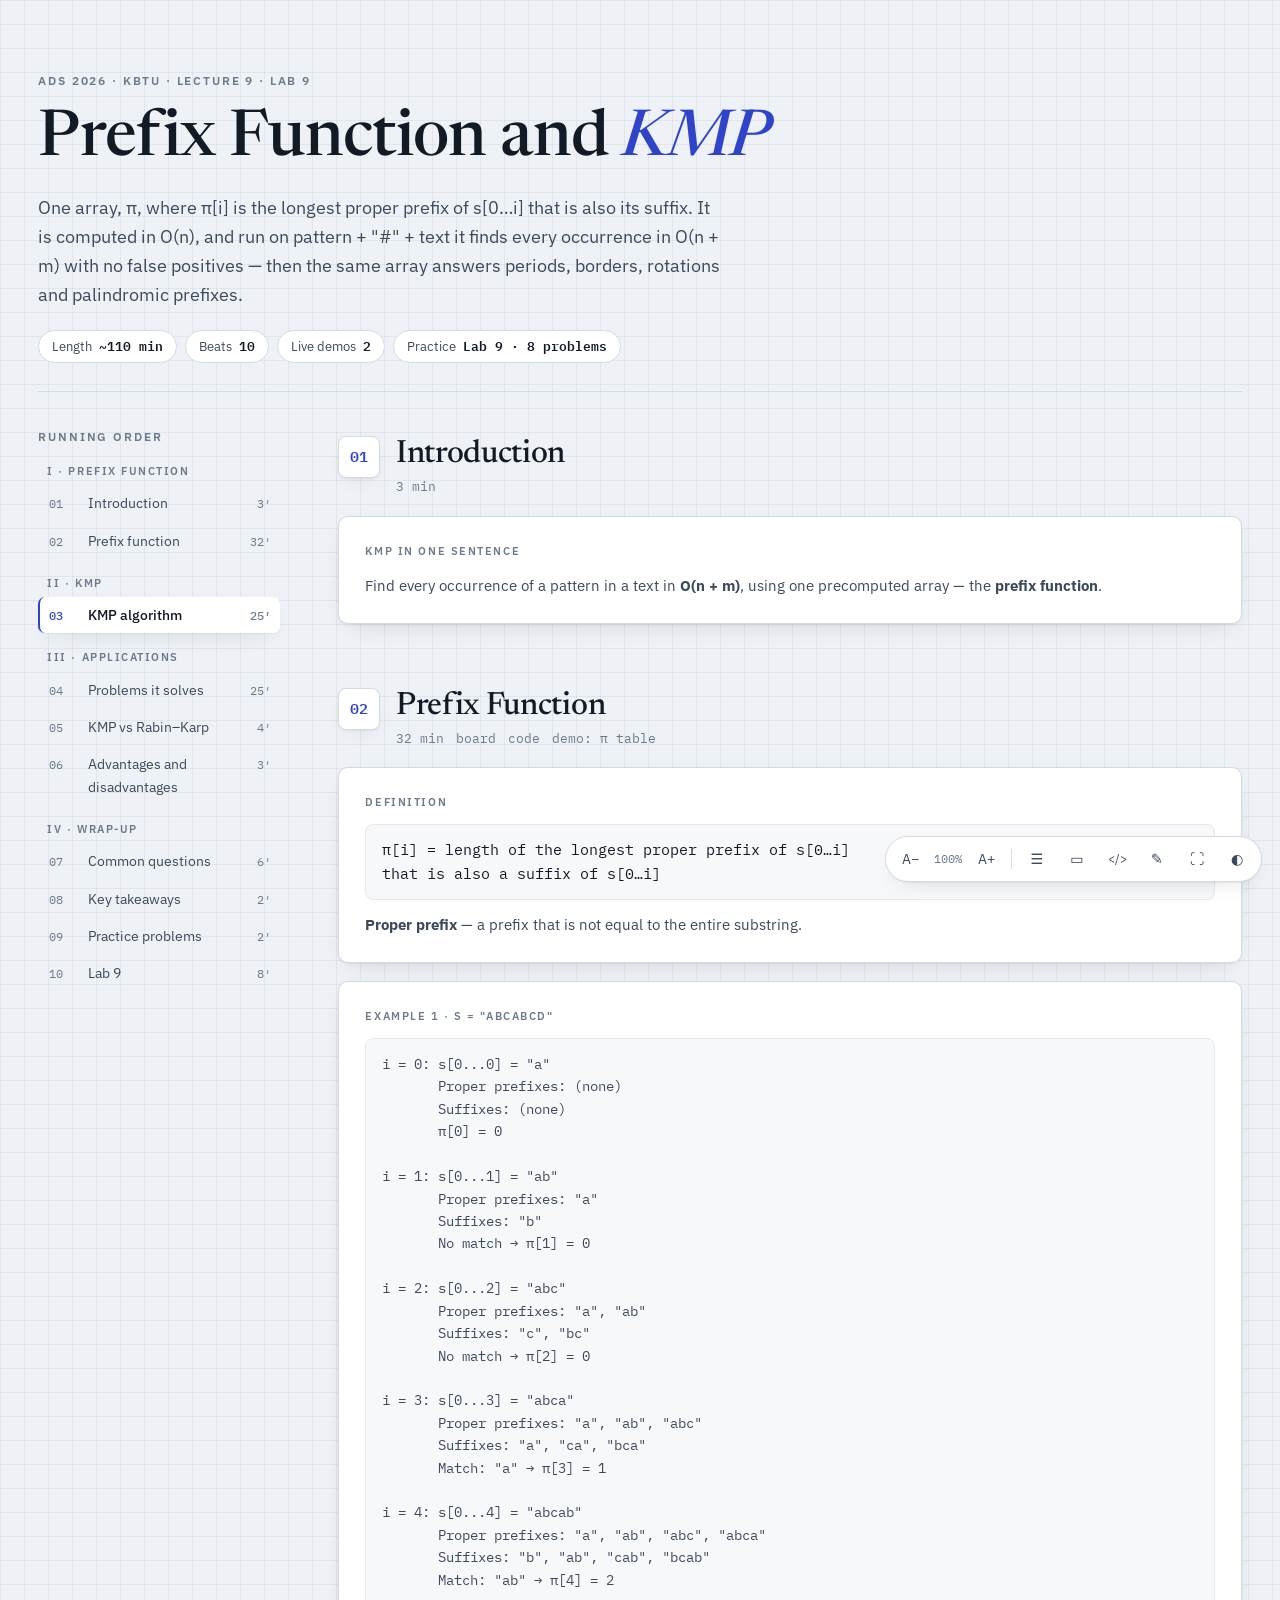
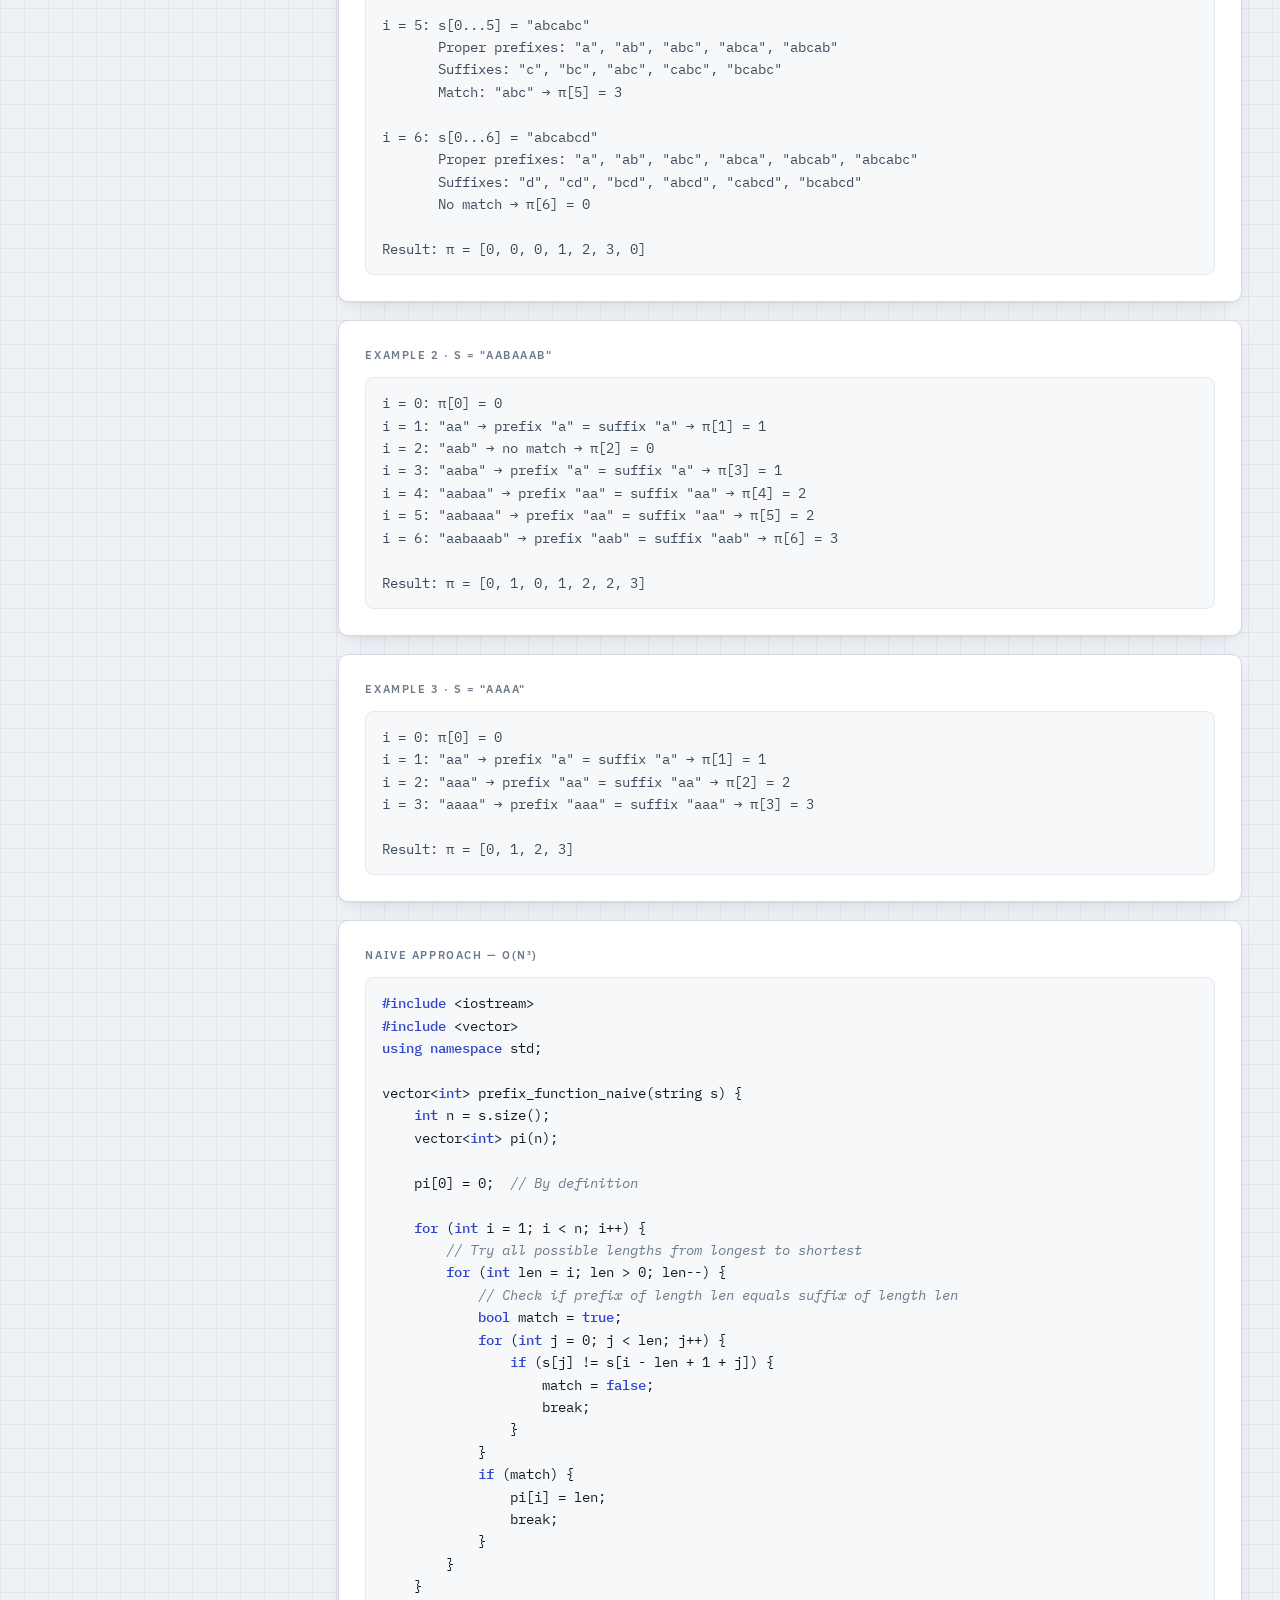
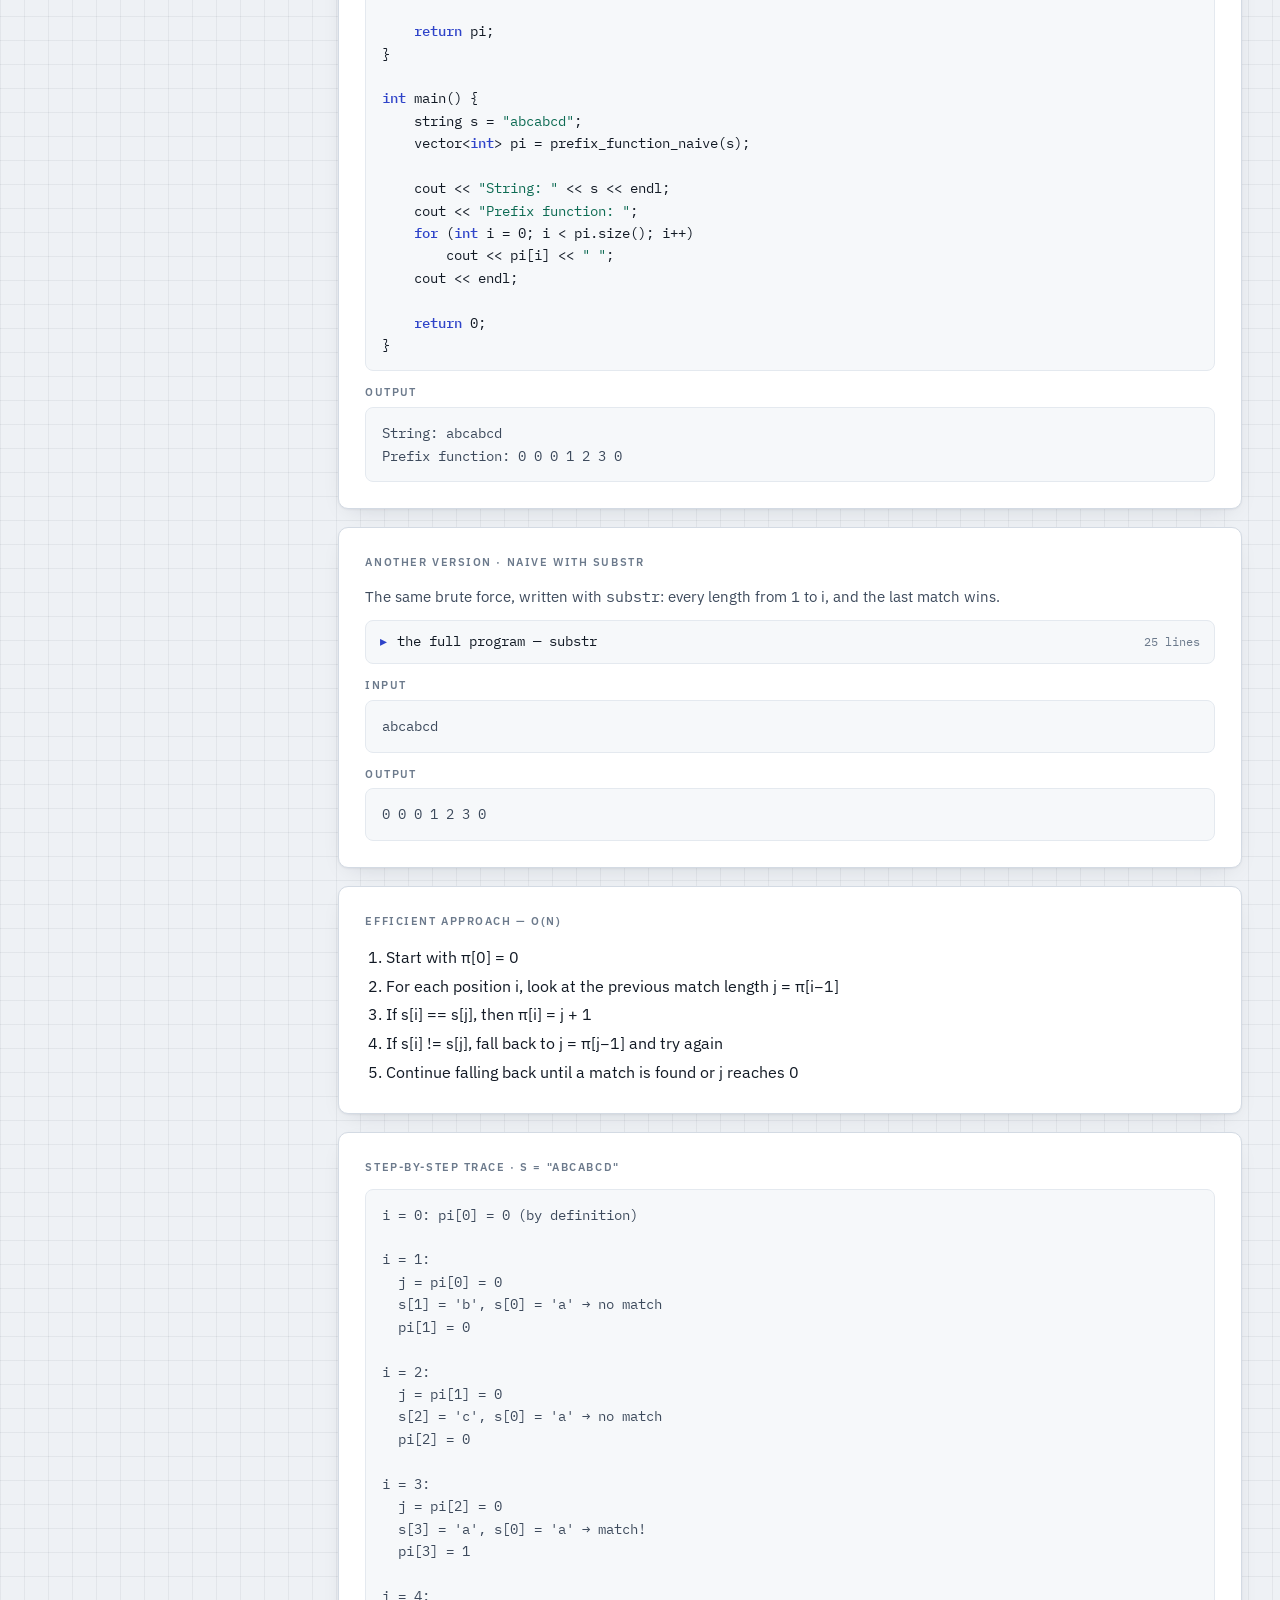
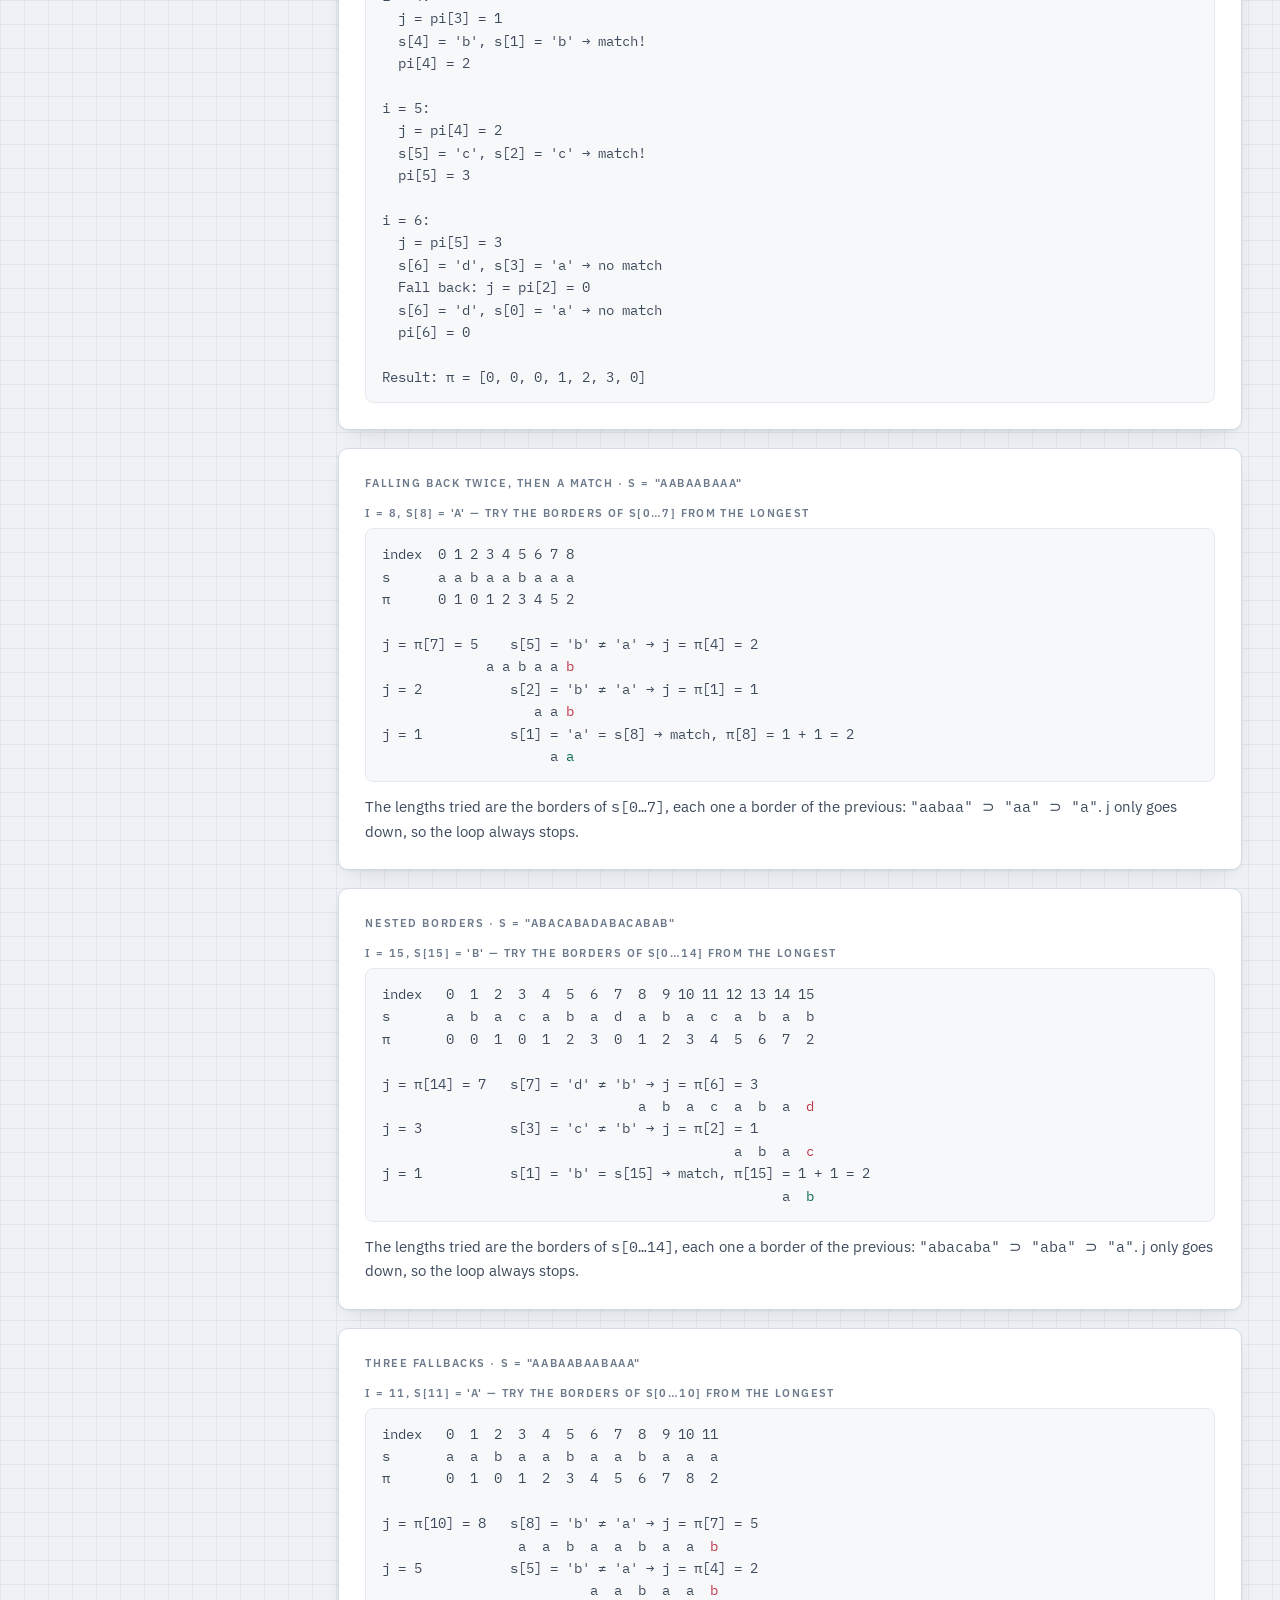
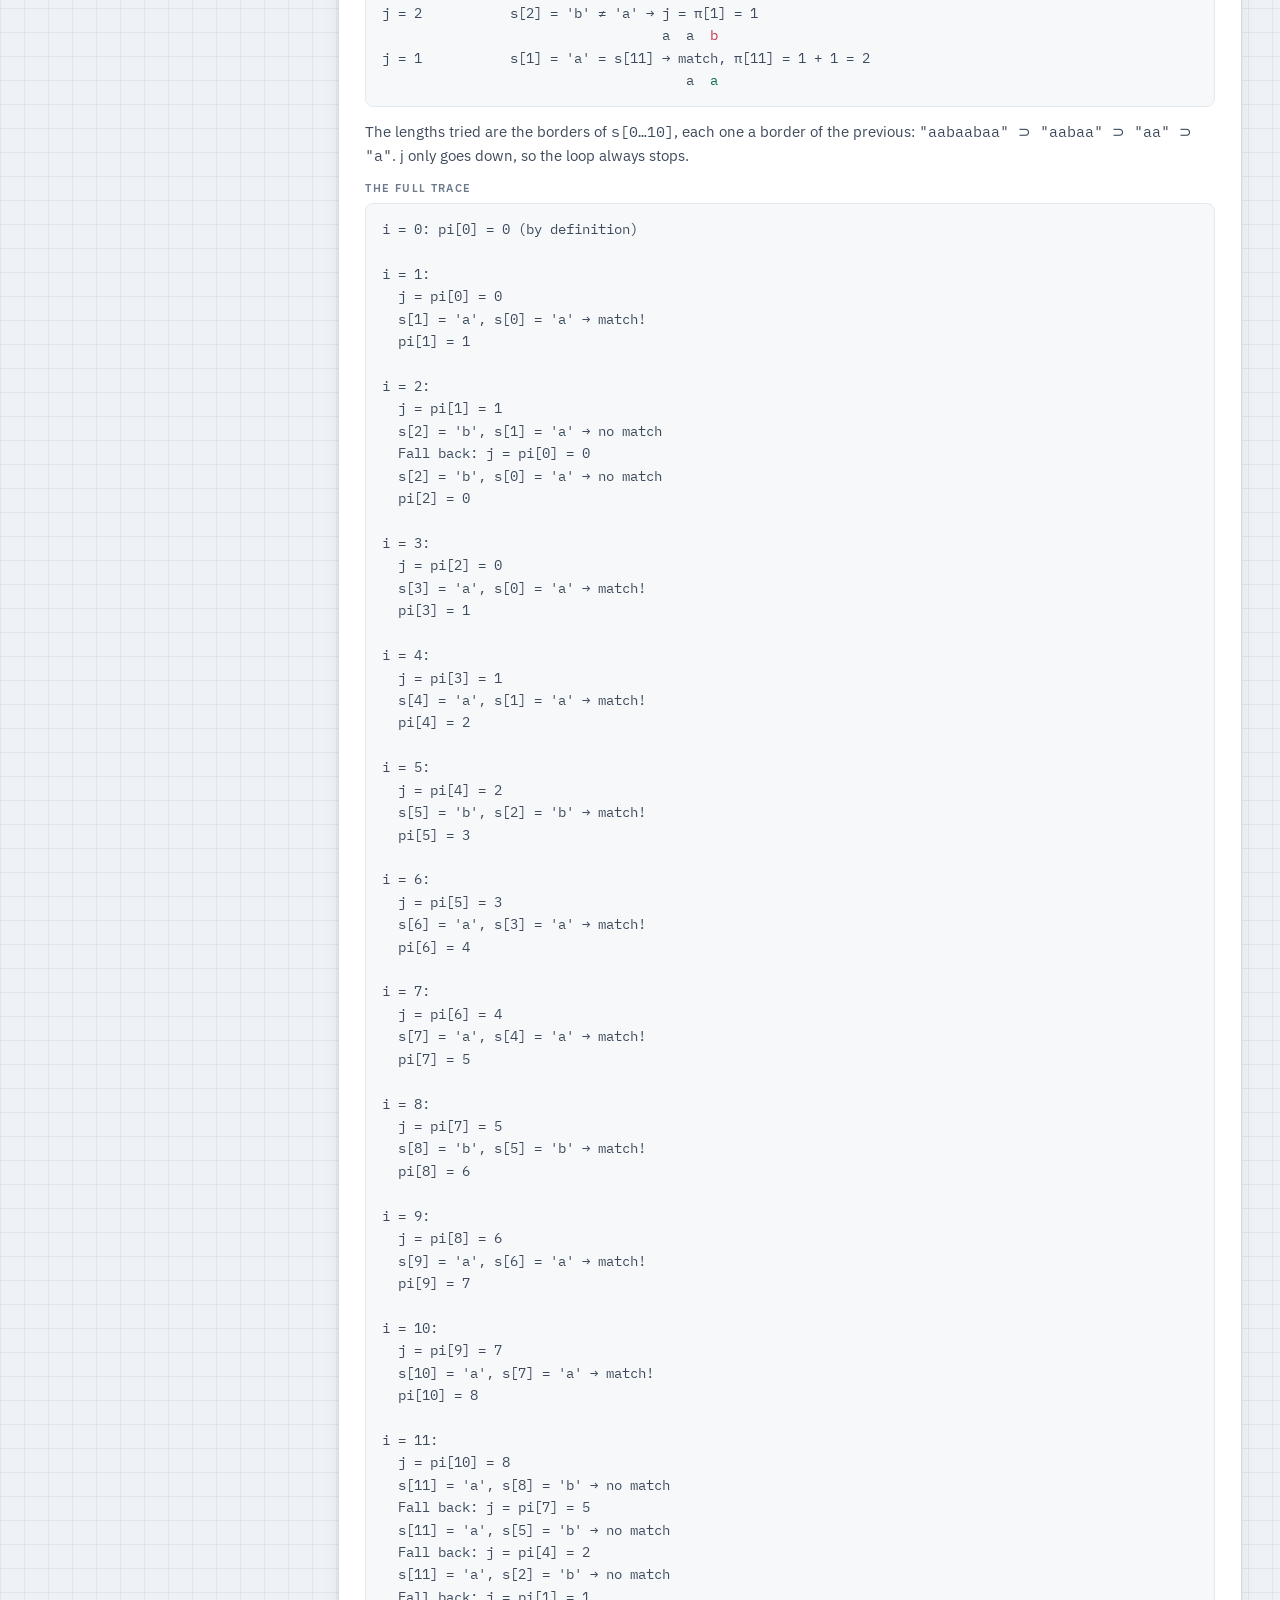
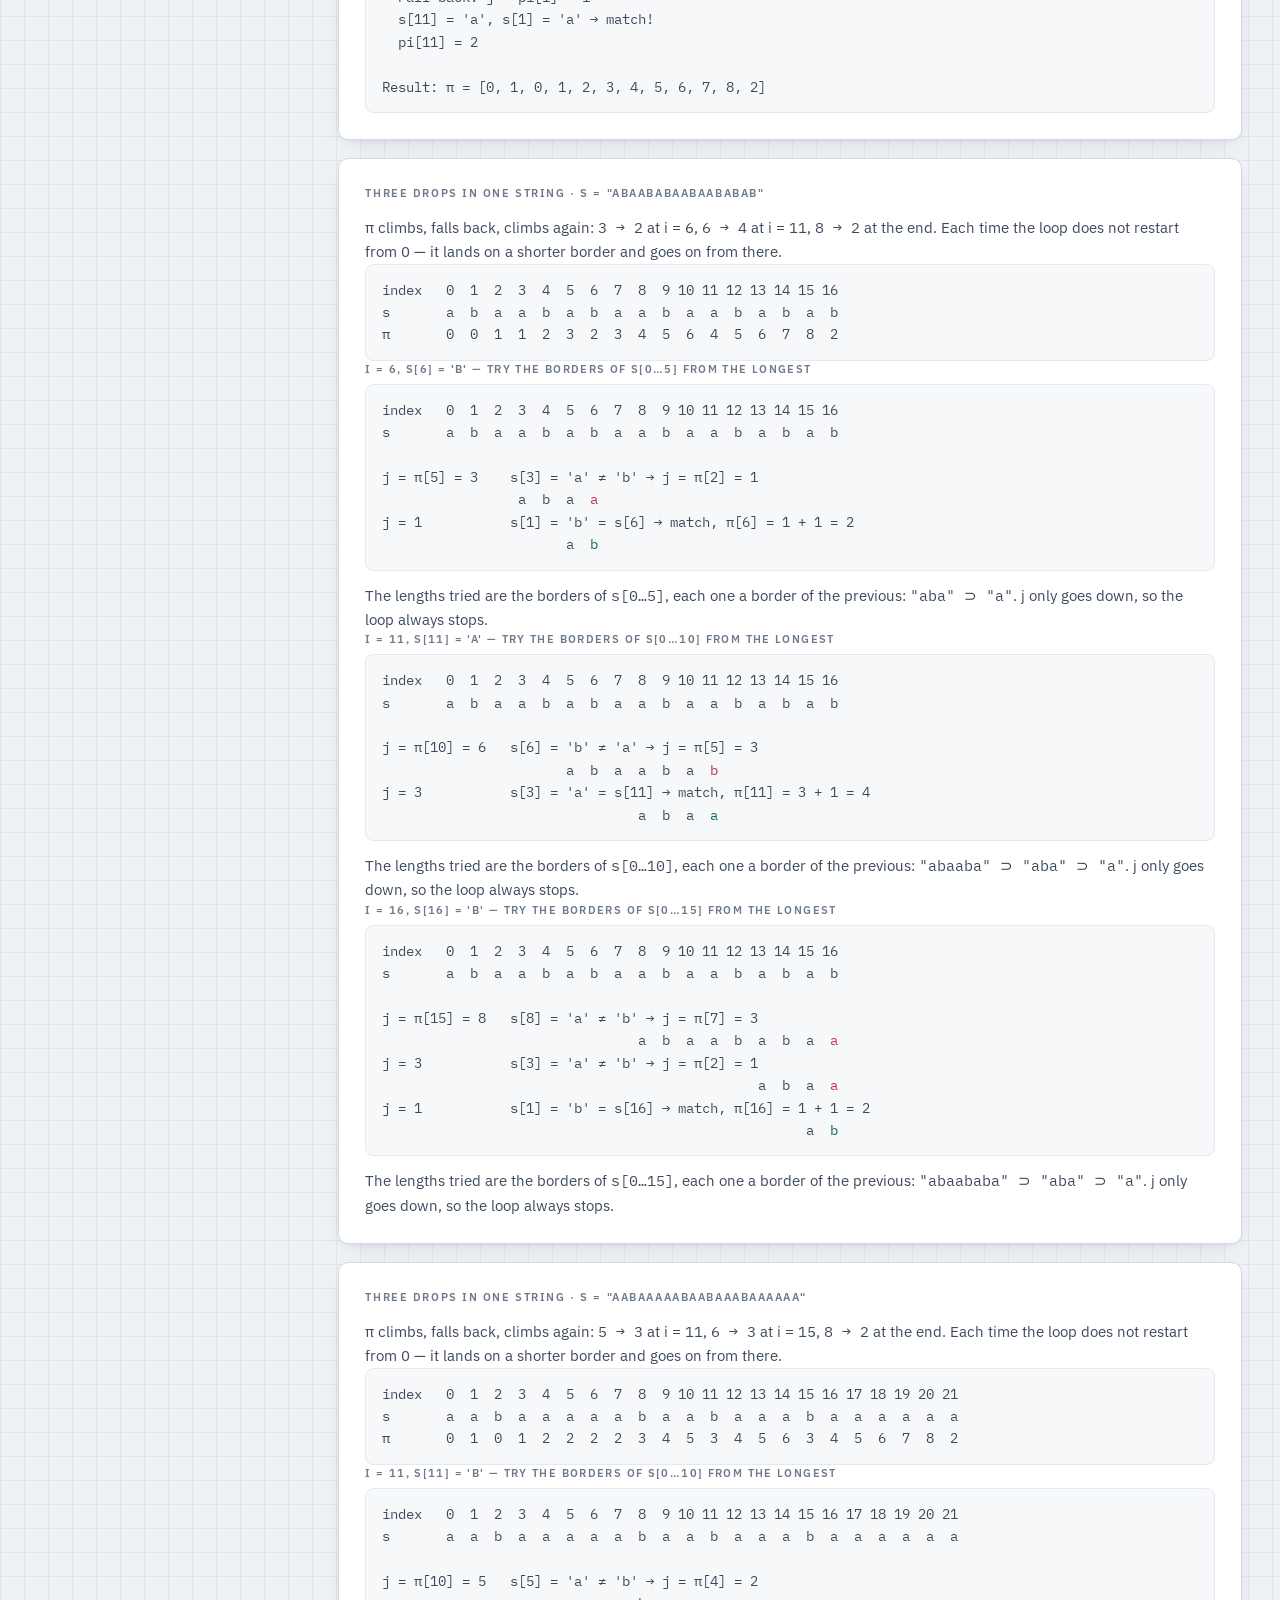
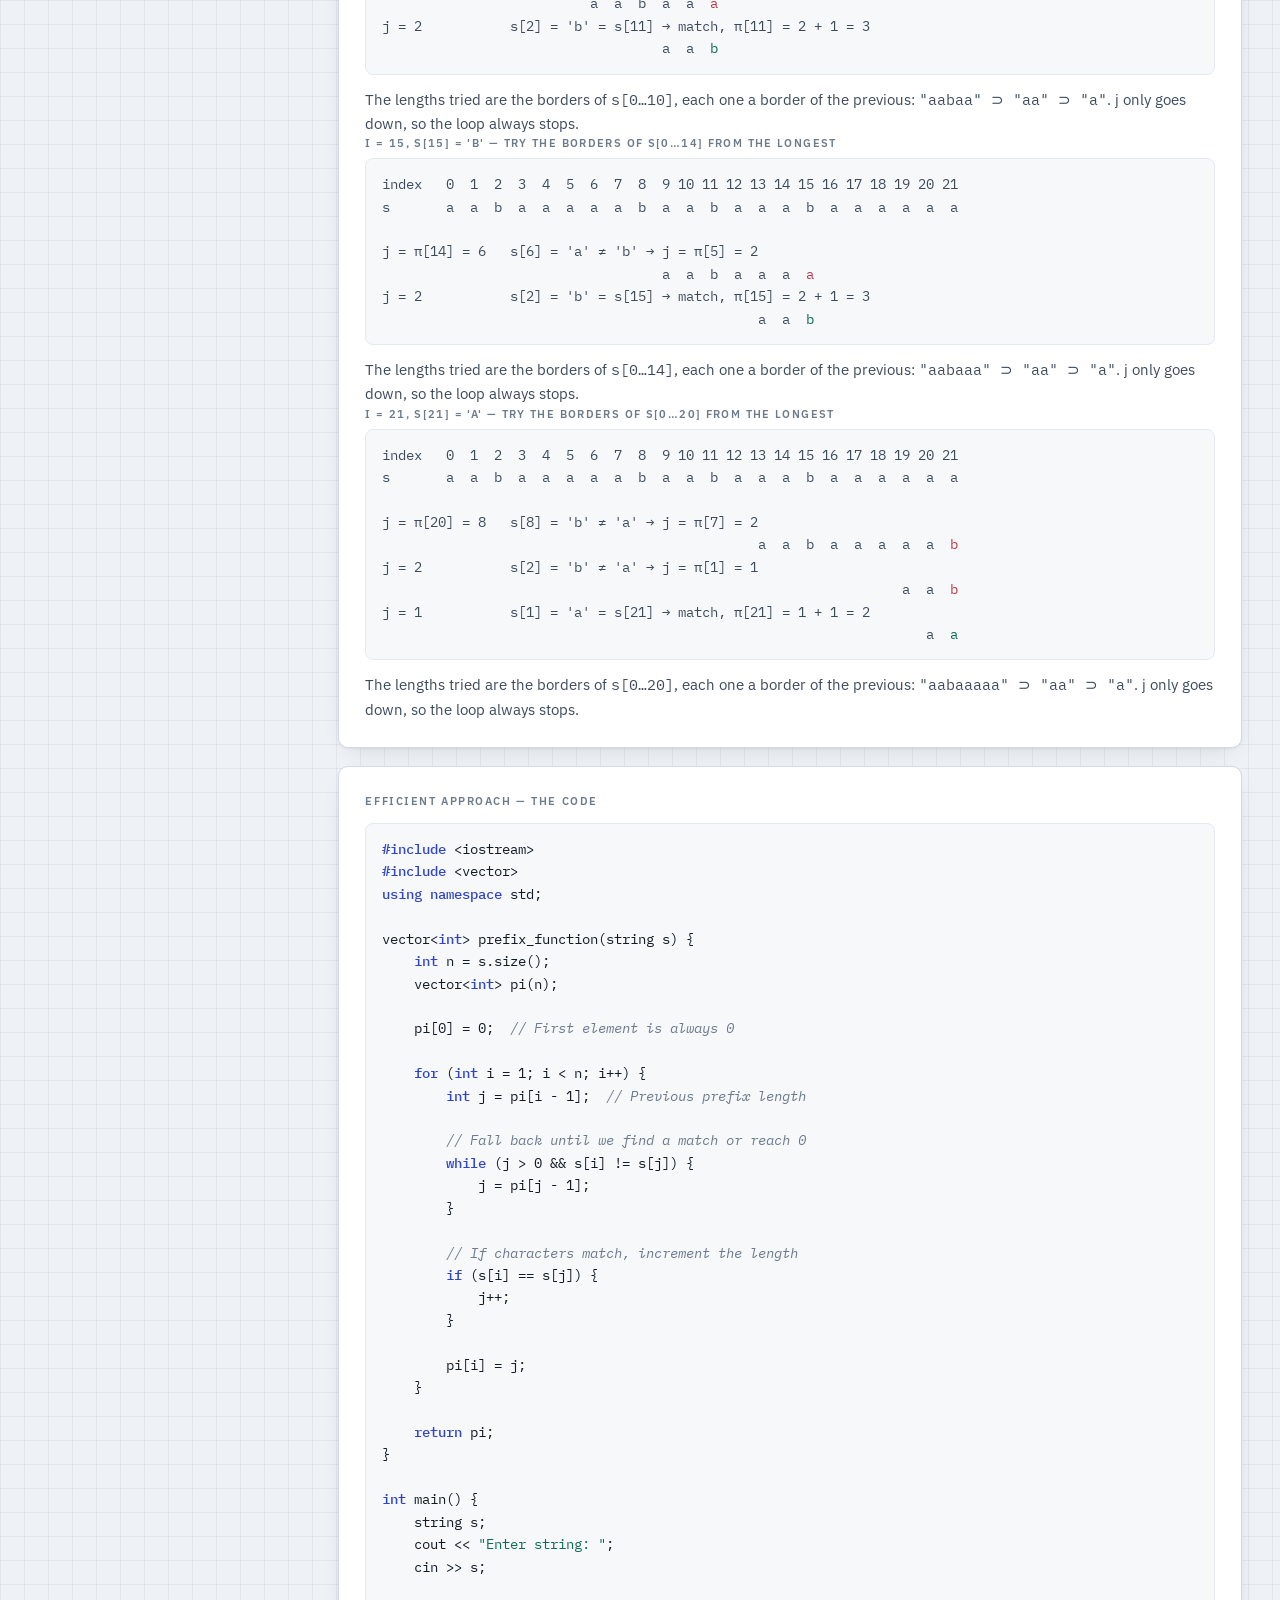
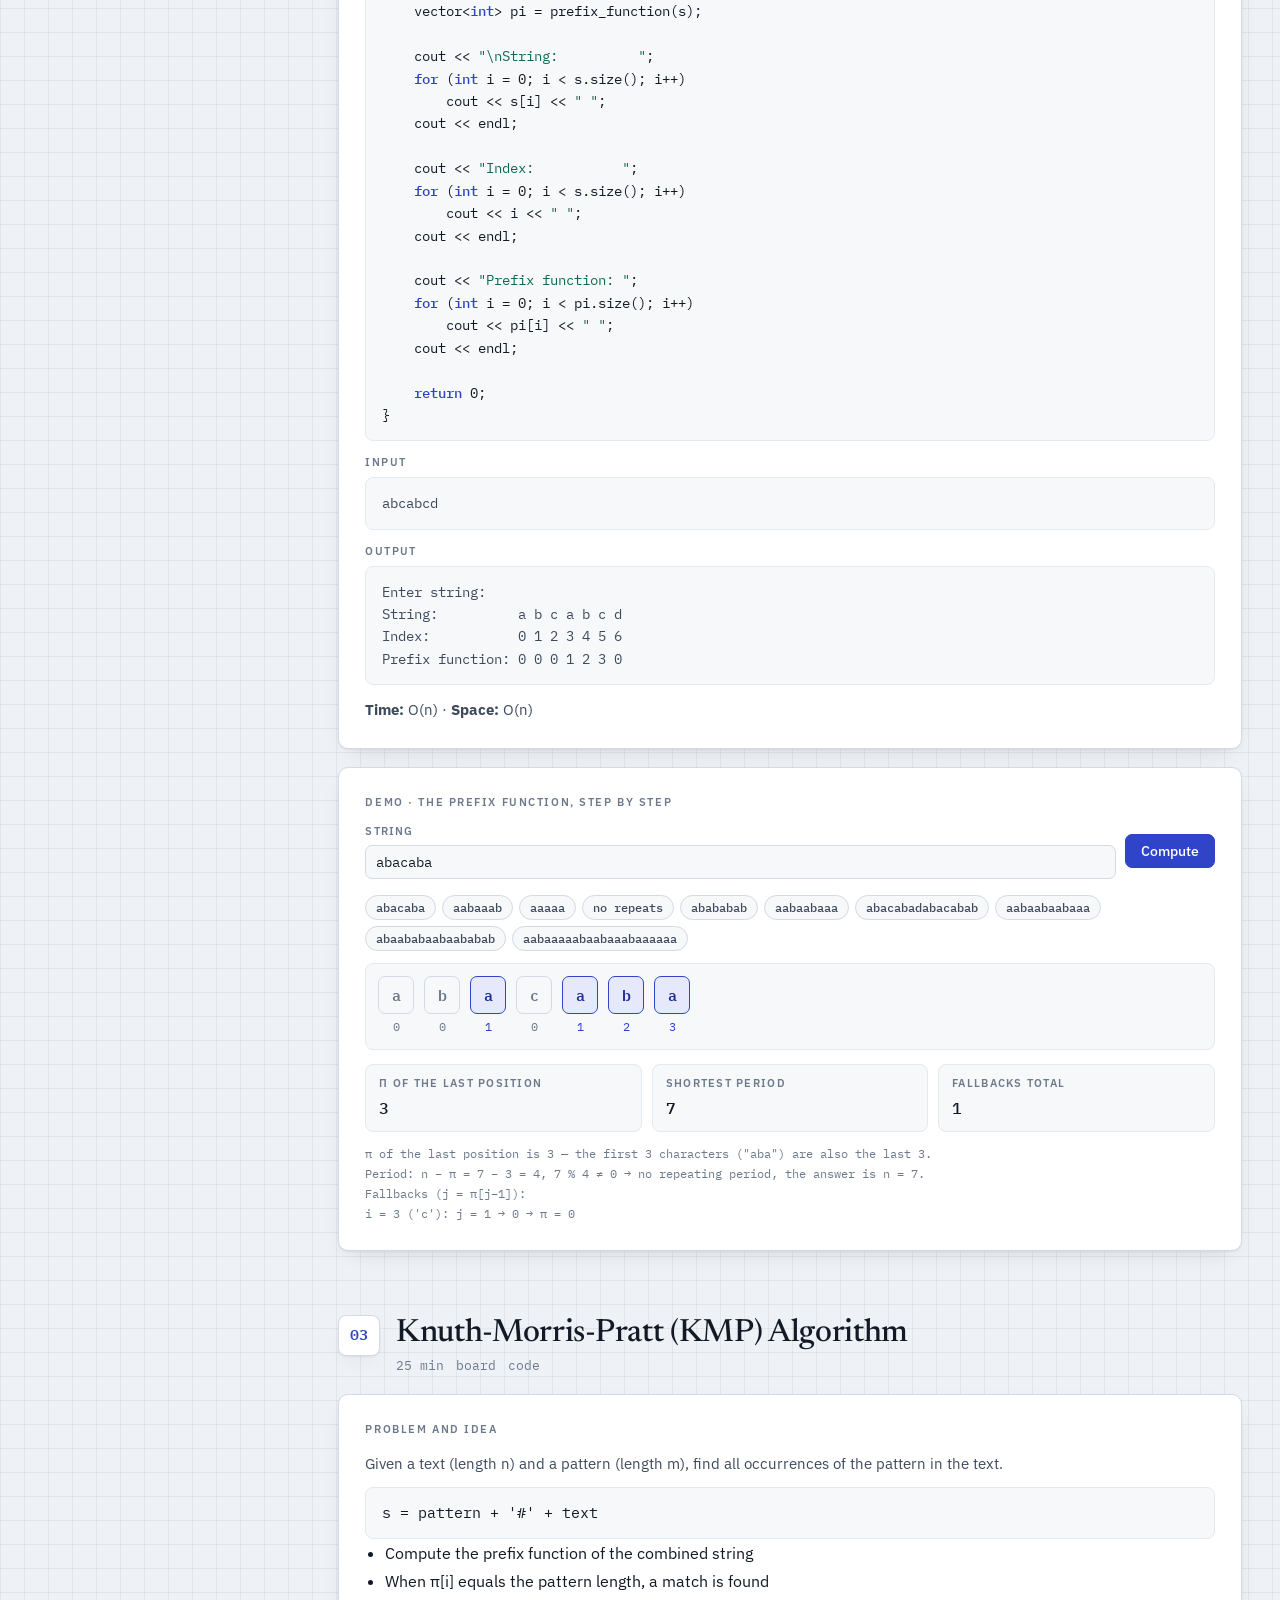
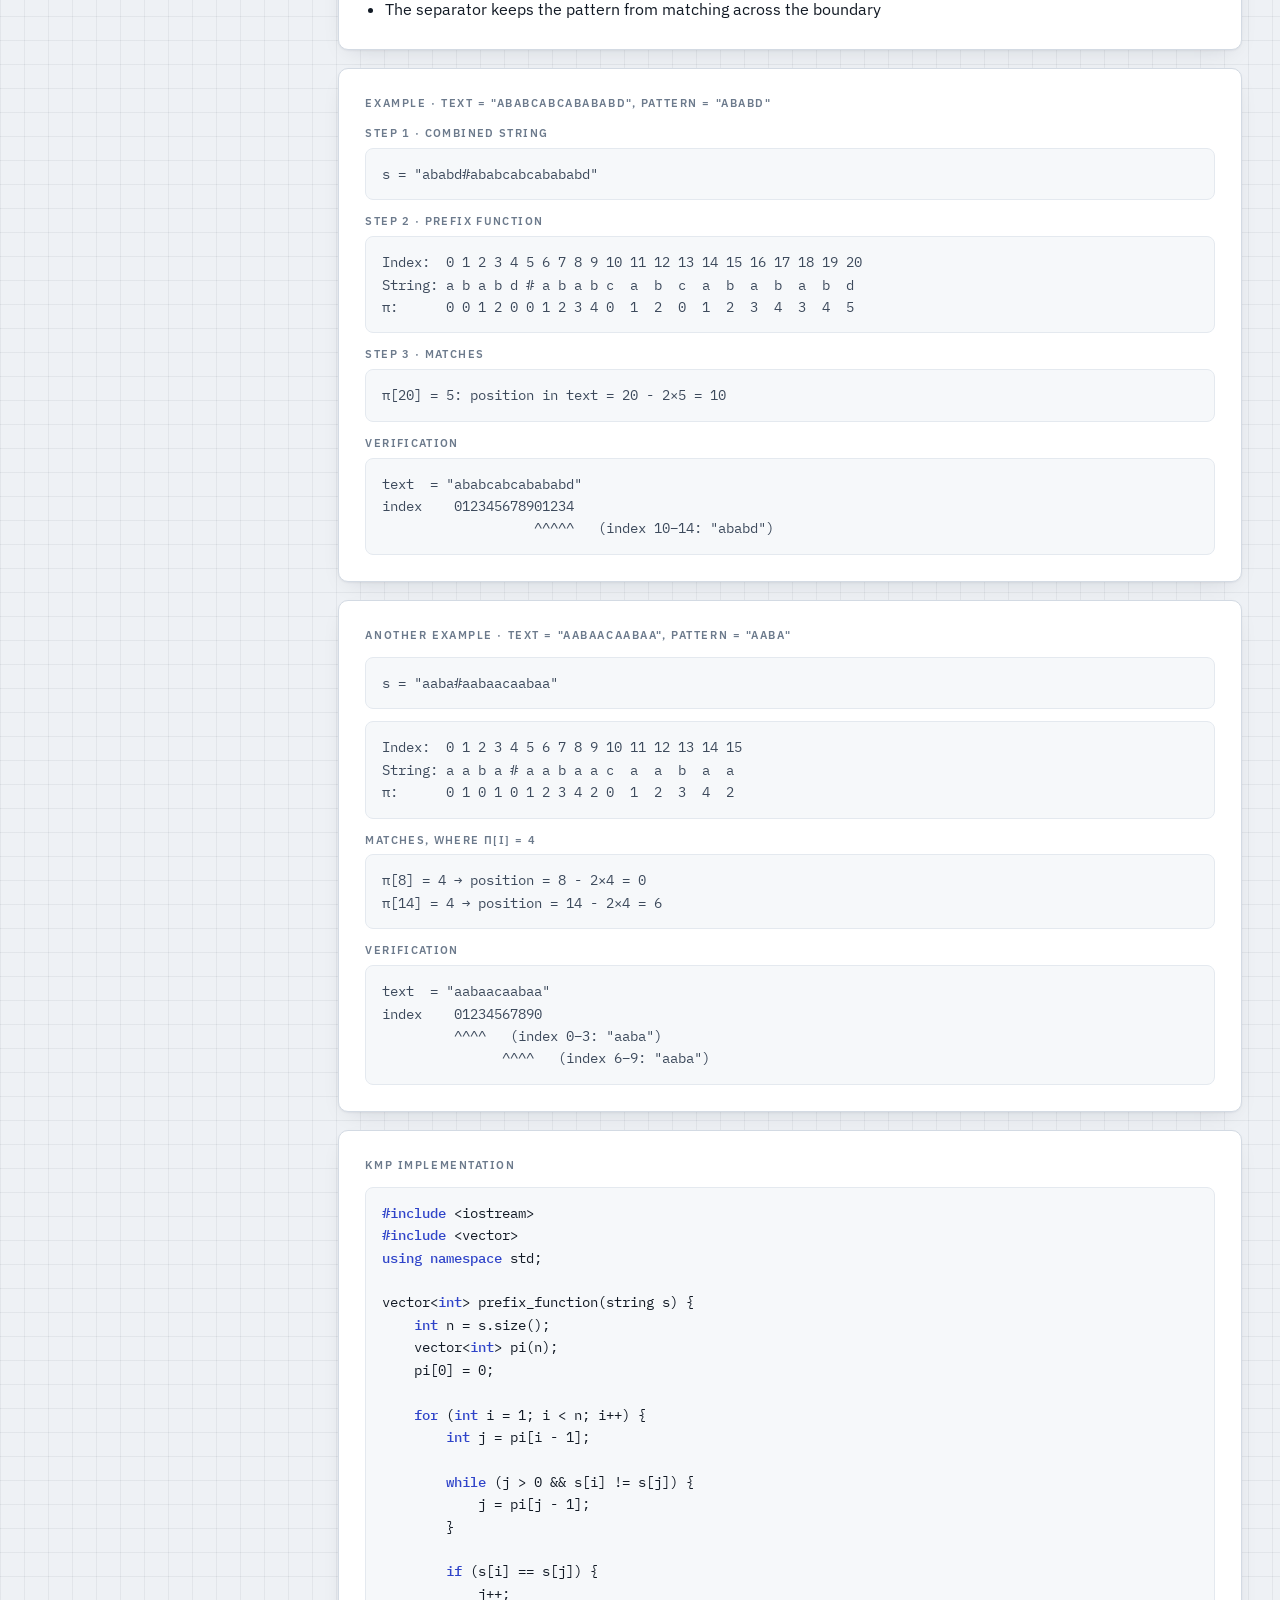
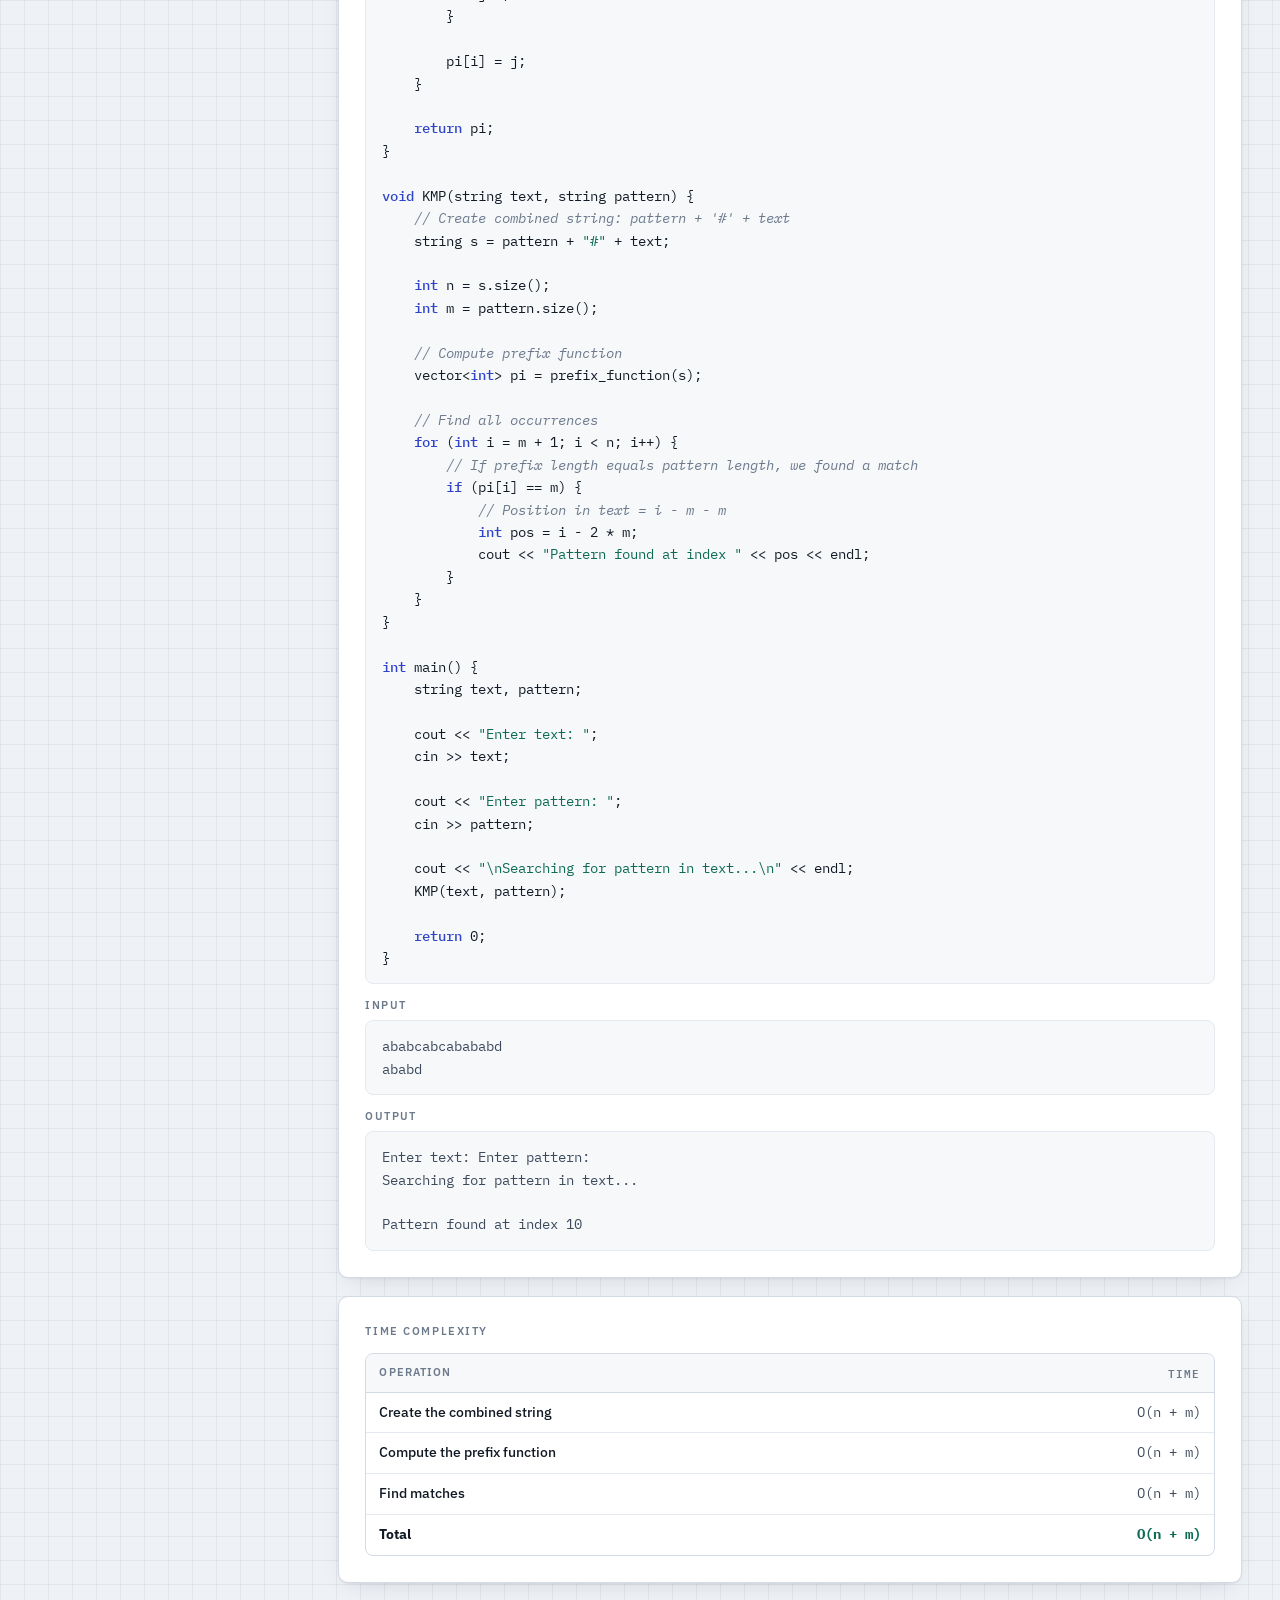
<file: lab09.html>
<!doctype html>
<html lang="en"><head>
<meta charset="utf-8">
<meta name="viewport" content="width=device-width,initial-scale=1">
<title>Prefix Function and KMP</title>
<link rel="preconnect" href="https://fonts.googleapis.com">
<link rel="preconnect" href="https://fonts.gstatic.com" crossorigin>
<link rel="stylesheet" href="https://fonts.googleapis.com/css2?family=IBM+Plex+Mono:wght@400;500;600&family=IBM+Plex+Sans:wght@400;500;600&family=Newsreader:ital,opsz,wght@0,6..72,400;0,6..72,500;0,6..72,600;1,6..72,400&display=swap">
<link rel="stylesheet" href="assets/notes.css?v=202611132233">
<link rel="stylesheet" href="assets/present.css?v=202611132233">
<link rel="stylesheet" href="assets/cpp.css?v=202611132233">
</head><body>
<div class="wrap">

<header class="masthead">
  <div class="eyebrow">ADS 2026 · KBTU · Lecture 9 · Lab 9</div>
  <h1>Prefix Function and <em>KMP</em></h1>
  <p class="dek">One array, π, where π[i] is the longest proper prefix of s[0…i] that is also its suffix. It is computed in O(n), and run on pattern + "#" + text it finds every occurrence in O(n + m) with no false positives — then the same array answers periods, borders, rotations and palindromic prefixes.</p>
  <div class="facts"><span class="fact">Length <b>~110 min</b></span><span class="fact">Beats <b>10</b></span><span class="fact">Live demos <b>2</b></span><span class="fact">Practice <b>Lab 9 · 8 problems</b></span></div>
</header>

<div class="cols">

<nav class="rail" aria-label="Running order">
  <div class="rail-h">Running order</div>
  <div class="part">I · Prefix function</div>
  <ol>
    <li><a href="#b1"><span class="n">01</span><span>Introduction</span><span class="t">3′</span></a></li>
    <li><a href="#b2"><span class="n">02</span><span>Prefix function</span><span class="t">32′</span></a></li>
  </ol>
  <div class="part">II · KMP</div>
  <ol>
    <li><a href="#b3"><span class="n">03</span><span>KMP algorithm</span><span class="t">25′</span></a></li>
  </ol>
  <div class="part">III · Applications</div>
  <ol>
    <li><a href="#b4"><span class="n">04</span><span>Problems it solves</span><span class="t">25′</span></a></li>
    <li><a href="#b5"><span class="n">05</span><span>KMP vs Rabin–Karp</span><span class="t">4′</span></a></li>
    <li><a href="#b6"><span class="n">06</span><span>Advantages and disadvantages</span><span class="t">3′</span></a></li>
  </ol>
  <div class="part">IV · Wrap-up</div>
  <ol>
    <li><a href="#b7"><span class="n">07</span><span>Common questions</span><span class="t">6′</span></a></li>
    <li><a href="#b8"><span class="n">08</span><span>Key takeaways</span><span class="t">2′</span></a></li>
    <li><a href="#b9"><span class="n">09</span><span>Practice problems</span><span class="t">2′</span></a></li>
    <li><a href="#b10"><span class="n">10</span><span>Lab 9</span><span class="t">8′</span></a></li>
  </ol>
</nav>

<main>
<section class="beat" id="b1">
  <div class="beat-head">
    <div class="beat-n">01</div>
    <div>
      <h2>Introduction</h2>
      <div class="sub"><span>3 min</span></div>
    </div>
  </div>
  <div class="stack">
    <div class="card pad board"><h4>KMP in one sentence</h4><p>Find every occurrence of a pattern in a text in <strong>O(n + m)</strong>, using one precomputed array — the <strong>prefix function</strong>.</p></div>
  </div>
</section>

<section class="beat" id="b2">
  <div class="beat-head">
    <div class="beat-n">02</div>
    <div>
      <h2>Prefix Function</h2>
      <div class="sub"><span>32 min</span> <span>board</span> <span>code</span> <span>demo: π table</span></div>
    </div>
  </div>
  <div class="stack">
    <div class="card pad board"><h4>Definition</h4><div class="formula">π[i] = length of the longest proper prefix of s[0…i]<br>       that is also a suffix of s[0…i]</div><p style="margin-top:12px"><strong>Proper prefix</strong> — a prefix that is not equal to the entire substring.</p></div>
    <div class="card pad board"><h4>Example 1 · s = "abcabcd"</h4><pre class="out">i = 0: s[0...0] = "a"
       Proper prefixes: (none)
       Suffixes: (none)
       π[0] = 0

i = 1: s[0...1] = "ab"
       Proper prefixes: "a"
       Suffixes: "b"
       No match → π[1] = 0

i = 2: s[0...2] = "abc"
       Proper prefixes: "a", "ab"
       Suffixes: "c", "bc"
       No match → π[2] = 0

i = 3: s[0...3] = "abca"
       Proper prefixes: "a", "ab", "abc"
       Suffixes: "a", "ca", "bca"
       Match: "a" → π[3] = 1

i = 4: s[0...4] = "abcab"
       Proper prefixes: "a", "ab", "abc", "abca"
       Suffixes: "b", "ab", "cab", "bcab"
       Match: "ab" → π[4] = 2

i = 5: s[0...5] = "abcabc"
       Proper prefixes: "a", "ab", "abc", "abca", "abcab"
       Suffixes: "c", "bc", "abc", "cabc", "bcabc"
       Match: "abc" → π[5] = 3

i = 6: s[0...6] = "abcabcd"
       Proper prefixes: "a", "ab", "abc", "abca", "abcab", "abcabc"
       Suffixes: "d", "cd", "bcd", "abcd", "cabcd", "bcabcd"
       No match → π[6] = 0

Result: π = [0, 0, 0, 1, 2, 3, 0]</pre></div>
    <div class="card pad board"><h4>Example 2 · s = "aabaaab"</h4><pre class="out">i = 0: π[0] = 0
i = 1: "aa" → prefix "a" = suffix "a" → π[1] = 1
i = 2: "aab" → no match → π[2] = 0
i = 3: "aaba" → prefix "a" = suffix "a" → π[3] = 1
i = 4: "aabaa" → prefix "aa" = suffix "aa" → π[4] = 2
i = 5: "aabaaa" → prefix "aa" = suffix "aa" → π[5] = 2
i = 6: "aabaaab" → prefix "aab" = suffix "aab" → π[6] = 3

Result: π = [0, 1, 0, 1, 2, 2, 3]</pre></div>
    <div class="card pad board"><h4>Example 3 · s = "aaaa"</h4><pre class="out">i = 0: π[0] = 0
i = 1: "aa" → prefix "a" = suffix "a" → π[1] = 1
i = 2: "aaa" → prefix "aa" = suffix "aa" → π[2] = 2
i = 3: "aaaa" → prefix "aaa" = suffix "aaa" → π[3] = 3

Result: π = [0, 1, 2, 3]</pre></div>
    <div class="card pad board"><h4>Naive approach — O(n³)</h4><pre><span class="k">#include</span> &lt;iostream&gt;
<span class="k">#include</span> &lt;vector&gt;
<span class="k">using</span> <span class="k">namespace</span> std;

vector&lt;<span class="k">int</span>&gt; prefix_function_naive(string s) {
    <span class="k">int</span> n = s.size();
    vector&lt;<span class="k">int</span>&gt; pi(n);

    pi[0] = 0;  <span class="c">// By definition</span>

    <span class="k">for</span> (<span class="k">int</span> i = 1; i &lt; n; i++) {
        <span class="c">// Try all possible lengths from longest to shortest</span>
        <span class="k">for</span> (<span class="k">int</span> len = i; len &gt; 0; len--) {
            <span class="c">// Check if prefix of length len equals suffix of length len</span>
            <span class="k">bool</span> match = <span class="k">true</span>;
            <span class="k">for</span> (<span class="k">int</span> j = 0; j &lt; len; j++) {
                <span class="k">if</span> (s[j] != s[i - len + 1 + j]) {
                    match = <span class="k">false</span>;
                    break;
                }
            }
            <span class="k">if</span> (match) {
                pi[i] = len;
                break;
            }
        }
    }

    <span class="k">return</span> pi;
}

<span class="k">int</span> main() {
    string s = <span class="s">"abcabcd"</span>;
    vector&lt;<span class="k">int</span>&gt; pi = prefix_function_naive(s);

    cout &lt;&lt; <span class="s">"String: "</span> &lt;&lt; s &lt;&lt; endl;
    cout &lt;&lt; <span class="s">"Prefix function: "</span>;
    <span class="k">for</span> (<span class="k">int</span> i = 0; i &lt; pi.size(); i++)
        cout &lt;&lt; pi[i] &lt;&lt; <span class="s">" "</span>;
    cout &lt;&lt; endl;

    <span class="k">return</span> 0;
}</pre><div class="out-lbl">output</div><pre class="out">String: abcabcd
Prefix function: 0 0 0 1 2 3 0</pre></div>
    <div class="card pad board"><h4>Another version · naive with substr</h4><p>The same brute force, written with <code>substr</code>: every length from 1 to i, and the last match wins.</p><div style="margin-top:12px"><details class="code"><summary>the full program — substr<span class="lines">25 lines</span></summary><pre><span class="k">#include</span> &lt;iostream&gt;
<span class="k">#include</span> &lt;vector&gt;

<span class="k">using</span> <span class="k">namespace</span> std;

vector&lt;<span class="k">int</span>&gt; prefix_function(string s) {
    <span class="k">int</span> n = s.size();
    vector&lt;<span class="k">int</span>&gt; p(n);
    p[0] = 0;
    <span class="k">for</span> (<span class="k">int</span> i = 1; i &lt; n; i++) {
        <span class="k">for</span> (<span class="k">int</span> len = 1; len &lt;= i; len++)
            <span class="k">if</span> (s.substr(0, len) == s.substr(i - len + 1, len))
                p[i] = len;
    }
    <span class="k">return</span> p;
}

<span class="k">int</span> main() {
    string s;
    cin &gt;&gt; s;
    vector&lt;<span class="k">int</span>&gt; p = prefix_function(s);
    <span class="k">for</span> (<span class="k">int</span> i = 0; i &lt; s.size(); i++)
        cout &lt;&lt; p[i] &lt;&lt; <span class="s">" "</span>;
    <span class="k">return</span> 0;
}</pre></details></div><div class="out-lbl">input</div><pre class="out">abcabcd</pre><div class="out-lbl">output</div><pre class="out">0 0 0 1 2 3 0</pre></div>
    <div class="card pad board"><h4>Efficient approach — O(n)</h4><ol style="margin:0;padding-left:1.3em;line-height:1.8"><li>Start with π[0] = 0</li><li>For each position i, look at the previous match length j = π[i−1]</li><li>If s[i] == s[j], then π[i] = j + 1</li><li>If s[i] != s[j], fall back to j = π[j−1] and try again</li><li>Continue falling back until a match is found or j reaches 0</li></ol></div>
    <div class="card pad board"><h4>Step-by-step trace · s = "abcabcd"</h4><pre class="out">i = 0: pi[0] = 0 (by definition)

i = 1:
  j = pi[0] = 0
  s[1] = 'b', s[0] = 'a' → no match
  pi[1] = 0

i = 2:
  j = pi[1] = 0
  s[2] = 'c', s[0] = 'a' → no match
  pi[2] = 0

i = 3:
  j = pi[2] = 0
  s[3] = 'a', s[0] = 'a' → match!
  pi[3] = 1

i = 4:
  j = pi[3] = 1
  s[4] = 'b', s[1] = 'b' → match!
  pi[4] = 2

i = 5:
  j = pi[4] = 2
  s[5] = 'c', s[2] = 'c' → match!
  pi[5] = 3

i = 6:
  j = pi[5] = 3
  s[6] = 'd', s[3] = 'a' → no match
  Fall back: j = pi[2] = 0
  s[6] = 'd', s[0] = 'a' → no match
  pi[6] = 0

Result: π = [0, 0, 0, 1, 2, 3, 0]</pre></div>
    <div class="card pad board"><h4>Falling back twice, then a match · s = "aabaabaaa"</h4><div class="out-lbl" style="margin-top:0">i = 8, s[8] = 'a' — try the borders of s[0…7] from the longest</div><pre class="out">index  0 1 2 3 4 5 6 7 8
s      a a b a a b a a a
π      0 1 0 1 2 3 4 5 2

j = π[7] = 5    s[5] = 'b' ≠ 'a' → j = π[4] = 2
             a a b a a <span style="color:var(--mark)">b</span>
j = 2           s[2] = 'b' ≠ 'a' → j = π[1] = 1
                   a a <span style="color:var(--mark)">b</span>
j = 1           s[1] = 'a' = s[8] → match, π[8] = 1 + 1 = 2
                     a <span style="color:var(--prime)">a</span></pre><p style="margin-top:12px">The lengths tried are the borders of <span class="mono">s[0…7]</span>, each one a border of the previous: <span class="mono">"aabaa" ⊃ "aa" ⊃ "a"</span>. j only goes down, so the loop always stops.</p></div>
    <div class="card pad board"><h4>Nested borders · s = "abacabadabacabab"</h4><div class="out-lbl" style="margin-top:0">i = 15, s[15] = 'b' — try the borders of s[0…14] from the longest</div><pre class="out">index   0  1  2  3  4  5  6  7  8  9 10 11 12 13 14 15
s       a  b  a  c  a  b  a  d  a  b  a  c  a  b  a  b
π       0  0  1  0  1  2  3  0  1  2  3  4  5  6  7  2

j = π[14] = 7   s[7] = 'd' ≠ 'b' → j = π[6] = 3
                                a  b  a  c  a  b  a <span style="color:var(--mark)"> d</span>
j = 3           s[3] = 'c' ≠ 'b' → j = π[2] = 1
                                            a  b  a <span style="color:var(--mark)"> c</span>
j = 1           s[1] = 'b' = s[15] → match, π[15] = 1 + 1 = 2
                                                  a <span style="color:var(--prime)"> b</span></pre><p style="margin-top:12px">The lengths tried are the borders of <span class="mono">s[0…14]</span>, each one a border of the previous: <span class="mono">"abacaba" ⊃ "aba" ⊃ "a"</span>. j only goes down, so the loop always stops.</p></div>
    <div class="card pad board"><h4>Three fallbacks · s = "aabaabaabaaa"</h4><div class="out-lbl" style="margin-top:0">i = 11, s[11] = 'a' — try the borders of s[0…10] from the longest</div><pre class="out">index   0  1  2  3  4  5  6  7  8  9 10 11
s       a  a  b  a  a  b  a  a  b  a  a  a
π       0  1  0  1  2  3  4  5  6  7  8  2

j = π[10] = 8   s[8] = 'b' ≠ 'a' → j = π[7] = 5
                 a  a  b  a  a  b  a  a <span style="color:var(--mark)"> b</span>
j = 5           s[5] = 'b' ≠ 'a' → j = π[4] = 2
                          a  a  b  a  a <span style="color:var(--mark)"> b</span>
j = 2           s[2] = 'b' ≠ 'a' → j = π[1] = 1
                                   a  a <span style="color:var(--mark)"> b</span>
j = 1           s[1] = 'a' = s[11] → match, π[11] = 1 + 1 = 2
                                      a <span style="color:var(--prime)"> a</span></pre><p style="margin-top:12px">The lengths tried are the borders of <span class="mono">s[0…10]</span>, each one a border of the previous: <span class="mono">"aabaabaa" ⊃ "aabaa" ⊃ "aa" ⊃ "a"</span>. j only goes down, so the loop always stops.</p><div class="out-lbl">the full trace</div><pre class="out">i = 0: pi[0] = 0 (by definition)

i = 1:
  j = pi[0] = 0
  s[1] = 'a', s[0] = 'a' → match!
  pi[1] = 1

i = 2:
  j = pi[1] = 1
  s[2] = 'b', s[1] = 'a' → no match
  Fall back: j = pi[0] = 0
  s[2] = 'b', s[0] = 'a' → no match
  pi[2] = 0

i = 3:
  j = pi[2] = 0
  s[3] = 'a', s[0] = 'a' → match!
  pi[3] = 1

i = 4:
  j = pi[3] = 1
  s[4] = 'a', s[1] = 'a' → match!
  pi[4] = 2

i = 5:
  j = pi[4] = 2
  s[5] = 'b', s[2] = 'b' → match!
  pi[5] = 3

i = 6:
  j = pi[5] = 3
  s[6] = 'a', s[3] = 'a' → match!
  pi[6] = 4

i = 7:
  j = pi[6] = 4
  s[7] = 'a', s[4] = 'a' → match!
  pi[7] = 5

i = 8:
  j = pi[7] = 5
  s[8] = 'b', s[5] = 'b' → match!
  pi[8] = 6

i = 9:
  j = pi[8] = 6
  s[9] = 'a', s[6] = 'a' → match!
  pi[9] = 7

i = 10:
  j = pi[9] = 7
  s[10] = 'a', s[7] = 'a' → match!
  pi[10] = 8

i = 11:
  j = pi[10] = 8
  s[11] = 'a', s[8] = 'b' → no match
  Fall back: j = pi[7] = 5
  s[11] = 'a', s[5] = 'b' → no match
  Fall back: j = pi[4] = 2
  s[11] = 'a', s[2] = 'b' → no match
  Fall back: j = pi[1] = 1
  s[11] = 'a', s[1] = 'a' → match!
  pi[11] = 2

Result: π = [0, 1, 0, 1, 2, 3, 4, 5, 6, 7, 8, 2]</pre></div>
    <div class="card pad board"><h4>Three drops in one string · s = "abaababaabaababab"</h4><p>π climbs, falls back, climbs again: <span class="mono">3 → 2</span> at i = 6, <span class="mono">6 → 4</span> at i = 11, <span class="mono">8 → 2</span> at the end. Each time the loop does not restart from 0 — it lands on a shorter border and goes on from there.</p><pre class="out">index   0  1  2  3  4  5  6  7  8  9 10 11 12 13 14 15 16
s       a  b  a  a  b  a  b  a  a  b  a  a  b  a  b  a  b
π       0  0  1  1  2  3  2  3  4  5  6  4  5  6  7  8  2</pre><div class="out-lbl" style="margin-top:0">i = 6, s[6] = 'b' — try the borders of s[0…5] from the longest</div><pre class="out">index   0  1  2  3  4  5  6  7  8  9 10 11 12 13 14 15 16
s       a  b  a  a  b  a  b  a  a  b  a  a  b  a  b  a  b

j = π[5] = 3    s[3] = 'a' ≠ 'b' → j = π[2] = 1
                 a  b  a <span style="color:var(--mark)"> a</span>
j = 1           s[1] = 'b' = s[6] → match, π[6] = 1 + 1 = 2
                       a <span style="color:var(--prime)"> b</span></pre><p style="margin-top:12px">The lengths tried are the borders of <span class="mono">s[0…5]</span>, each one a border of the previous: <span class="mono">"aba" ⊃ "a"</span>. j only goes down, so the loop always stops.</p><div class="out-lbl" style="margin-top:0">i = 11, s[11] = 'a' — try the borders of s[0…10] from the longest</div><pre class="out">index   0  1  2  3  4  5  6  7  8  9 10 11 12 13 14 15 16
s       a  b  a  a  b  a  b  a  a  b  a  a  b  a  b  a  b

j = π[10] = 6   s[6] = 'b' ≠ 'a' → j = π[5] = 3
                       a  b  a  a  b  a <span style="color:var(--mark)"> b</span>
j = 3           s[3] = 'a' = s[11] → match, π[11] = 3 + 1 = 4
                                a  b  a <span style="color:var(--prime)"> a</span></pre><p style="margin-top:12px">The lengths tried are the borders of <span class="mono">s[0…10]</span>, each one a border of the previous: <span class="mono">"abaaba" ⊃ "aba" ⊃ "a"</span>. j only goes down, so the loop always stops.</p><div class="out-lbl" style="margin-top:0">i = 16, s[16] = 'b' — try the borders of s[0…15] from the longest</div><pre class="out">index   0  1  2  3  4  5  6  7  8  9 10 11 12 13 14 15 16
s       a  b  a  a  b  a  b  a  a  b  a  a  b  a  b  a  b

j = π[15] = 8   s[8] = 'a' ≠ 'b' → j = π[7] = 3
                                a  b  a  a  b  a  b  a <span style="color:var(--mark)"> a</span>
j = 3           s[3] = 'a' ≠ 'b' → j = π[2] = 1
                                               a  b  a <span style="color:var(--mark)"> a</span>
j = 1           s[1] = 'b' = s[16] → match, π[16] = 1 + 1 = 2
                                                     a <span style="color:var(--prime)"> b</span></pre><p style="margin-top:12px">The lengths tried are the borders of <span class="mono">s[0…15]</span>, each one a border of the previous: <span class="mono">"abaababa" ⊃ "aba" ⊃ "a"</span>. j only goes down, so the loop always stops.</p></div>
    <div class="card pad board"><h4>Three drops in one string · s = "aabaaaaabaabaaabaaaaaa"</h4><p>π climbs, falls back, climbs again: <span class="mono">5 → 3</span> at i = 11, <span class="mono">6 → 3</span> at i = 15, <span class="mono">8 → 2</span> at the end. Each time the loop does not restart from 0 — it lands on a shorter border and goes on from there.</p><pre class="out">index   0  1  2  3  4  5  6  7  8  9 10 11 12 13 14 15 16 17 18 19 20 21
s       a  a  b  a  a  a  a  a  b  a  a  b  a  a  a  b  a  a  a  a  a  a
π       0  1  0  1  2  2  2  2  3  4  5  3  4  5  6  3  4  5  6  7  8  2</pre><div class="out-lbl" style="margin-top:0">i = 11, s[11] = 'b' — try the borders of s[0…10] from the longest</div><pre class="out">index   0  1  2  3  4  5  6  7  8  9 10 11 12 13 14 15 16 17 18 19 20 21
s       a  a  b  a  a  a  a  a  b  a  a  b  a  a  a  b  a  a  a  a  a  a

j = π[10] = 5   s[5] = 'a' ≠ 'b' → j = π[4] = 2
                          a  a  b  a  a <span style="color:var(--mark)"> a</span>
j = 2           s[2] = 'b' = s[11] → match, π[11] = 2 + 1 = 3
                                   a  a <span style="color:var(--prime)"> b</span></pre><p style="margin-top:12px">The lengths tried are the borders of <span class="mono">s[0…10]</span>, each one a border of the previous: <span class="mono">"aabaa" ⊃ "aa" ⊃ "a"</span>. j only goes down, so the loop always stops.</p><div class="out-lbl" style="margin-top:0">i = 15, s[15] = 'b' — try the borders of s[0…14] from the longest</div><pre class="out">index   0  1  2  3  4  5  6  7  8  9 10 11 12 13 14 15 16 17 18 19 20 21
s       a  a  b  a  a  a  a  a  b  a  a  b  a  a  a  b  a  a  a  a  a  a

j = π[14] = 6   s[6] = 'a' ≠ 'b' → j = π[5] = 2
                                   a  a  b  a  a  a <span style="color:var(--mark)"> a</span>
j = 2           s[2] = 'b' = s[15] → match, π[15] = 2 + 1 = 3
                                               a  a <span style="color:var(--prime)"> b</span></pre><p style="margin-top:12px">The lengths tried are the borders of <span class="mono">s[0…14]</span>, each one a border of the previous: <span class="mono">"aabaaa" ⊃ "aa" ⊃ "a"</span>. j only goes down, so the loop always stops.</p><div class="out-lbl" style="margin-top:0">i = 21, s[21] = 'a' — try the borders of s[0…20] from the longest</div><pre class="out">index   0  1  2  3  4  5  6  7  8  9 10 11 12 13 14 15 16 17 18 19 20 21
s       a  a  b  a  a  a  a  a  b  a  a  b  a  a  a  b  a  a  a  a  a  a

j = π[20] = 8   s[8] = 'b' ≠ 'a' → j = π[7] = 2
                                               a  a  b  a  a  a  a  a <span style="color:var(--mark)"> b</span>
j = 2           s[2] = 'b' ≠ 'a' → j = π[1] = 1
                                                                 a  a <span style="color:var(--mark)"> b</span>
j = 1           s[1] = 'a' = s[21] → match, π[21] = 1 + 1 = 2
                                                                    a <span style="color:var(--prime)"> a</span></pre><p style="margin-top:12px">The lengths tried are the borders of <span class="mono">s[0…20]</span>, each one a border of the previous: <span class="mono">"aabaaaaa" ⊃ "aa" ⊃ "a"</span>. j only goes down, so the loop always stops.</p></div>
    <div class="card pad board"><h4>Efficient approach — the code</h4><pre><span class="k">#include</span> &lt;iostream&gt;
<span class="k">#include</span> &lt;vector&gt;
<span class="k">using</span> <span class="k">namespace</span> std;

vector&lt;<span class="k">int</span>&gt; prefix_function(string s) {
    <span class="k">int</span> n = s.size();
    vector&lt;<span class="k">int</span>&gt; pi(n);

    pi[0] = 0;  <span class="c">// First element is always 0</span>

    <span class="k">for</span> (<span class="k">int</span> i = 1; i &lt; n; i++) {
        <span class="k">int</span> j = pi[i - 1];  <span class="c">// Previous prefix length</span>

        <span class="c">// Fall back until we find a match or reach 0</span>
        <span class="k">while</span> (j &gt; 0 &amp;&amp; s[i] != s[j]) {
            j = pi[j - 1];
        }

        <span class="c">// If characters match, increment the length</span>
        <span class="k">if</span> (s[i] == s[j]) {
            j++;
        }

        pi[i] = j;
    }

    <span class="k">return</span> pi;
}

<span class="k">int</span> main() {
    string s;
    cout &lt;&lt; <span class="s">"Enter string: "</span>;
    cin &gt;&gt; s;

    vector&lt;<span class="k">int</span>&gt; pi = prefix_function(s);

    cout &lt;&lt; <span class="s">"\nString:          "</span>;
    <span class="k">for</span> (<span class="k">int</span> i = 0; i &lt; s.size(); i++)
        cout &lt;&lt; s[i] &lt;&lt; <span class="s">" "</span>;
    cout &lt;&lt; endl;

    cout &lt;&lt; <span class="s">"Index:           "</span>;
    <span class="k">for</span> (<span class="k">int</span> i = 0; i &lt; s.size(); i++)
        cout &lt;&lt; i &lt;&lt; <span class="s">" "</span>;
    cout &lt;&lt; endl;

    cout &lt;&lt; <span class="s">"Prefix function: "</span>;
    <span class="k">for</span> (<span class="k">int</span> i = 0; i &lt; pi.size(); i++)
        cout &lt;&lt; pi[i] &lt;&lt; <span class="s">" "</span>;
    cout &lt;&lt; endl;

    <span class="k">return</span> 0;
}</pre><div class="out-lbl">input</div><pre class="out">abcabcd</pre><div class="out-lbl">output</div><pre class="out">Enter string: 
String:          a b c a b c d 
Index:           0 1 2 3 4 5 6 
Prefix function: 0 0 0 1 2 3 0</pre><p style="margin-top:12px"><strong>Time:</strong> O(n) · <strong>Space:</strong> O(n)</p></div>
    <div class="card pad demo"><h4>Demo · the prefix function, step by step</h4><div class="ctl"><label class="f" style="flex:1 1 220px"><span>string</span><input type="text" id="pfs" value="abacaba"></label><button class="pri" id="pfrun">Compute</button></div><div class="chips" style="margin-bottom:12px"><button class="chip" data-pf="abacaba">abacaba</button><button class="chip" data-pf="aabaaab">aabaaab</button><button class="chip" data-pf="aaaaa">aaaaa</button><button class="chip" data-pf="abcdef">no repeats</button><button class="chip" data-pf="abababab">abababab</button><button class="chip" data-pf="aabaabaaa">aabaabaaa</button><button class="chip" data-pf="abacabadabacabab">abacabadabacabab</button><button class="chip" data-pf="aabaabaabaaa">aabaabaabaaa</button><button class="chip" data-pf="abaababaabaababab">abaababaabaababab</button><button class="chip" data-pf="aabaaaaabaabaaabaaaaaa">aabaaaaabaabaaabaaaaaa</button></div><div class="track" id="pftrack" style="flex-wrap:wrap"></div><div class="readout"><div class="stat"><div class="lab">π of the last position</div><div class="val" id="pflast">—</div></div><div class="stat good"><div class="lab">shortest period</div><div class="val" id="pfper">—</div></div><div class="stat"><div class="lab">fallbacks total</div><div class="val" id="pffb">—</div></div></div><div class="log" id="pflog" style="white-space:pre-line"></div></div>
  </div>
</section>

<section class="beat" id="b3">
  <div class="beat-head">
    <div class="beat-n">03</div>
    <div>
      <h2>Knuth-Morris-Pratt (KMP) Algorithm</h2>
      <div class="sub"><span>25 min</span> <span>board</span> <span>code</span></div>
    </div>
  </div>
  <div class="stack">
    <div class="card pad board"><h4>Problem and idea</h4><p>Given a text (length n) and a pattern (length m), find all occurrences of the pattern in the text.</p><div class="formula" style="margin-top:12px">s = pattern + '#' + text</div><ul style="margin:0;padding-left:1.2em;line-height:1.75"><li>Compute the prefix function of the combined string</li><li>When π[i] equals the pattern length, a match is found</li><li>The separator keeps the pattern from matching across the boundary</li></ul></div>
    <div class="card pad board"><h4>Example · text = "ababcabcabababd", pattern = "ababd"</h4><div class="out-lbl" style="margin-top:0">step 1 · combined string</div><pre class="out">s = "ababd#ababcabcabababd"</pre><div class="out-lbl">step 2 · prefix function</div><pre class="out">Index:  0 1 2 3 4 5 6 7 8 9 10 11 12 13 14 15 16 17 18 19 20
String: a b a b d # a b a b c  a  b  c  a  b  a  b  a  b  d 
π:      0 0 1 2 0 0 1 2 3 4 0  1  2  0  1  2  3  4  3  4  5 </pre><div class="out-lbl">step 3 · matches</div><pre class="out">π[20] = 5: position in text = 20 - 2×5 = 10</pre><div class="out-lbl">verification</div><pre class="out">text  = "ababcabcabababd"
index    012345678901234
                   ^^^^^   (index 10–14: "ababd")</pre></div>
    <div class="card pad board"><h4>Another example · text = "aabaacaabaa", pattern = "aaba"</h4><pre class="out">s = "aaba#aabaacaabaa"</pre><div style="margin-top:12px"></div><pre class="out">Index:  0 1 2 3 4 5 6 7 8 9 10 11 12 13 14 15
String: a a b a # a a b a a c  a  a  b  a  a 
π:      0 1 0 1 0 1 2 3 4 2 0  1  2  3  4  2 </pre><div class="out-lbl">matches, where π[i] = 4</div><pre class="out">π[8] = 4 → position = 8 - 2×4 = 0
π[14] = 4 → position = 14 - 2×4 = 6</pre><div class="out-lbl">verification</div><pre class="out">text  = "aabaacaabaa"
index    01234567890
         ^^^^   (index 0–3: "aaba")
               ^^^^   (index 6–9: "aaba")</pre></div>
    <div class="card pad board"><h4>KMP implementation</h4><pre><span class="k">#include</span> &lt;iostream&gt;
<span class="k">#include</span> &lt;vector&gt;
<span class="k">using</span> <span class="k">namespace</span> std;

vector&lt;<span class="k">int</span>&gt; prefix_function(string s) {
    <span class="k">int</span> n = s.size();
    vector&lt;<span class="k">int</span>&gt; pi(n);
    pi[0] = 0;

    <span class="k">for</span> (<span class="k">int</span> i = 1; i &lt; n; i++) {
        <span class="k">int</span> j = pi[i - 1];

        <span class="k">while</span> (j &gt; 0 &amp;&amp; s[i] != s[j]) {
            j = pi[j - 1];
        }

        <span class="k">if</span> (s[i] == s[j]) {
            j++;
        }

        pi[i] = j;
    }

    <span class="k">return</span> pi;
}

<span class="k">void</span> KMP(string text, string pattern) {
    <span class="c">// Create combined string: pattern + '#' + text</span>
    string s = pattern + <span class="s">"#"</span> + text;

    <span class="k">int</span> n = s.size();
    <span class="k">int</span> m = pattern.size();

    <span class="c">// Compute prefix function</span>
    vector&lt;<span class="k">int</span>&gt; pi = prefix_function(s);

    <span class="c">// Find all occurrences</span>
    <span class="k">for</span> (<span class="k">int</span> i = m + 1; i &lt; n; i++) {
        <span class="c">// If prefix length equals pattern length, we found a match</span>
        <span class="k">if</span> (pi[i] == m) {
            <span class="c">// Position in text = i - m - m</span>
            <span class="k">int</span> pos = i - 2 * m;
            cout &lt;&lt; <span class="s">"Pattern found at index "</span> &lt;&lt; pos &lt;&lt; endl;
        }
    }
}

<span class="k">int</span> main() {
    string text, pattern;

    cout &lt;&lt; <span class="s">"Enter text: "</span>;
    cin &gt;&gt; text;

    cout &lt;&lt; <span class="s">"Enter pattern: "</span>;
    cin &gt;&gt; pattern;

    cout &lt;&lt; <span class="s">"\nSearching for pattern in text...\n"</span> &lt;&lt; endl;
    KMP(text, pattern);

    <span class="k">return</span> 0;
}</pre><div class="out-lbl">input</div><pre class="out">ababcabcabababd
ababd</pre><div class="out-lbl">output</div><pre class="out">Enter text: Enter pattern: 
Searching for pattern in text...

Pattern found at index 10</pre></div>
    <div class="card pad board"><h4>Time complexity</h4><div class="tw"><table><thead><tr><th>Operation</th><th class="n">Time</th></tr></thead><tbody><tr><td class="k">Create the combined string</td><td class="n">O(n + m)</td></tr><tr><td class="k">Compute the prefix function</td><td class="n">O(n + m)</td></tr><tr><td class="k">Find matches</td><td class="n">O(n + m)</td></tr><tr><td class="k"><strong>Total</strong></td><td class="n"><span style="color:var(--prime)"><strong>O(n + m)</strong></span></td></tr></tbody></table></div></div>
  </div>
</section>

<section class="beat" id="b4">
  <div class="beat-head">
    <div class="beat-n">04</div>
    <div>
      <h2>Problems Solved Using Prefix Function and KMP</h2>
      <div class="sub"><span>25 min</span> <span>code</span> <span>demo: period</span></div>
    </div>
  </div>
  <div class="stack">
    <div class="card pad board"><h4>1 · Pattern matching</h4><p>Find all occurrences of a pattern: create <code>pattern + '#' + text</code> and compute the prefix function.</p><div style="margin-top:12px"></div><pre><span class="k">void</span> find_all_occurrences(string text, string pattern) {
    string s = pattern + <span class="s">"#"</span> + text;
    vector&lt;<span class="k">int</span>&gt; pi = prefix_function(s);
    <span class="k">int</span> m = pattern.size();

    cout &lt;&lt; <span class="s">"Pattern found at positions: "</span>;
    <span class="k">for</span> (<span class="k">int</span> i = m + 1; i &lt; s.size(); i++) {
        <span class="k">if</span> (pi[i] == m) {
            cout &lt;&lt; (i - 2 * m) &lt;&lt; <span class="s">" "</span>;
        }
    }
    cout &lt;&lt; endl;
}</pre></div>
    <div class="card pad board"><h4>2 · Counting occurrences, overlapping included</h4><p>Count how many times π[i] equals the pattern length.</p><div style="margin-top:12px"></div><pre><span class="k">int</span> count_occurrences(string text, string pattern) {
    string s = pattern + <span class="s">"#"</span> + text;
    vector&lt;<span class="k">int</span>&gt; pi = prefix_function(s);
    <span class="k">int</span> m = pattern.size();
    <span class="k">int</span> count = 0;

    <span class="k">for</span> (<span class="k">int</span> i = m + 1; i &lt; s.size(); i++) {
        <span class="k">if</span> (pi[i] == m) {
            count++;
        }
    }

    <span class="k">return</span> count;
}

<span class="c">// Example: text = "aaaa", pattern = "aa"</span>
<span class="c">// s = "aa#aaaa"</span>
<span class="c">// Occurrences at: 0, 1, 2 → count = 3</span></pre><div class="out-lbl">example</div><pre class="out">text = "aaaa", pattern = "aa"
s = "aa#aaaa"
Occurrences at: 0, 1, 2 → count = 3</pre></div>
    <div class="card pad board"><h4>3 · Shortest period of a string</h4><p>"abcabcabc" has period "abc" — length 3.</p><div style="margin-top:12px"></div><pre><span class="k">int</span> shortest_period(string s) {
    <span class="k">int</span> n = s.size();
    vector&lt;<span class="k">int</span>&gt; pi = prefix_function(s);

    <span class="k">int</span> len = n - pi[n - 1];  <span class="c">// Length of shortest period</span>

    <span class="c">// Check if string is actually periodic</span>
    <span class="k">if</span> (n % len == 0) {
        <span class="k">return</span> len;
    } <span class="k">else</span> {
        <span class="k">return</span> n;  <span class="c">// No period (entire string)</span>
    }
}

<span class="c">// Example: s = "abcabcabc"</span>
<span class="c">// pi[8] = 6 (prefix "abcabc" = suffix "abcabc")</span>
<span class="c">// len = 9 - 6 = 3</span>
<span class="c">// 9 % 3 == 0 → period length is 3</span></pre><div class="out-lbl">example</div><pre class="out">s = "abcabcabc"
pi[8] = 6 (prefix "abcabc" = suffix "abcabc")
len = 9 - 6 = 3
9 % 3 == 0 → period length is 3</pre><ul style="margin:0;padding-left:1.2em;line-height:1.75"><li>If π[n−1] = k, the first k characters match the last k</li><li>The shortest period has length n − k</li><li>If n is divisible by n − k, the string is periodic</li></ul></div>
    <div class="card pad board"><h4>4 · Pattern in a cyclic string</h4><p>Does the pattern occur in some rotation of the text? Search in <code>text + text</code>.</p><div style="margin-top:12px"></div><pre><span class="k">bool</span> pattern_in_rotation(string text, string pattern) {
    string doubled = text + text;
    string s = pattern + <span class="s">"#"</span> + doubled;
    vector&lt;<span class="k">int</span>&gt; pi = prefix_function(s);
    <span class="k">int</span> m = pattern.size();

    <span class="k">for</span> (<span class="k">int</span> i = m + 1; i &lt; s.size(); i++) {
        <span class="k">if</span> (pi[i] == m) {
            <span class="k">return</span> <span class="k">true</span>;
        }
    }

    <span class="k">return</span> <span class="k">false</span>;
}

<span class="c">// Example: text = "abcde", pattern = "dea"</span>
<span class="c">// s = "dea#abcdeabcde"</span>
<span class="c">// Pattern "dea" found → true</span></pre><div class="out-lbl">example</div><pre class="out">text = "abcde", pattern = "dea"
s = "dea#abcdeabcde"
"dea" found at index 3 of the doubled text → true</pre></div>
    <div class="card pad board"><h4>5 · Longest palindromic prefix</h4><p>Compute the prefix function of <code>s + '#' + reverse(s)</code>; the last value is the answer.</p><div style="margin-top:12px"></div><pre><span class="k">int</span> longest_palindrome_prefix(string s) {
    string rev = s;
    reverse(rev.begin(), rev.end());

    string combined = s + <span class="s">"#"</span> + rev;
    vector&lt;<span class="k">int</span>&gt; pi = prefix_function(combined);

    <span class="k">return</span> pi[combined.size() - 1];
}

<span class="c">// Example: s = "abacaba"</span>
<span class="c">// rev = "abacaba"</span>
<span class="c">// combined = "abacaba#abacaba"</span>
<span class="c">// π[14] = 7 → entire string is palindrome</span></pre><div class="out-lbl">example</div><pre class="out">s = "abacaba", rev = "abacaba"
combined = "abacaba#abacaba"
π[14] = 7 → the entire string is a palindrome</pre><div class="out-lbl">example</div><pre class="out">s = "abab", rev = "baba"
combined = "abab#baba"

index      0  1  2  3  4  5  6  7  8
combined   a  b  a  b  #  b  a  b  a
π          0  0  1  2  0  0  1  2  3

π[8] = 3 → the longest palindromic prefix is "aba" (length 3)
"abab" itself is not a palindrome; "aba" is the longest prefix that reads the same backwards</pre></div>
    <div class="card pad board"><h4>6 · All borders</h4><p>All lengths k for which the prefix of length k equals the suffix of length k: start from π[n−1] and keep jumping back.</p><div style="margin-top:12px"></div><pre>vector&lt;<span class="k">int</span>&gt; find_all_borders(string s) {
    <span class="k">int</span> n = s.size();
    vector&lt;<span class="k">int</span>&gt; pi = prefix_function(s);
    vector&lt;<span class="k">int</span>&gt; borders;

    <span class="k">int</span> k = pi[n - 1];
    <span class="k">while</span> (k &gt; 0) {
        borders.push_back(k);
        k = pi[k - 1];
    }

    reverse(borders.begin(), borders.end());
    <span class="k">return</span> borders;
}

<span class="c">// Example: s = "abcabcab"</span>
<span class="c">// Borders: lengths 2, 5 ("ab", "abcab")</span></pre><div class="out-lbl">example</div><pre class="out">s = "abcabcab"
Borders: lengths 2, 5 ("ab", "abcab")</pre></div>
    <div class="card pad board"><h4>7 · Several patterns</h4><p>For each pattern, build its own <code>pattern + '#' + text</code>.</p><div style="margin-top:12px"></div><pre><span class="k">void</span> find_multiple_patterns(string text, vector&lt;string&gt; patterns) {
    <span class="k">for</span> (<span class="k">int</span> k = 0; k &lt; patterns.size(); k++) {
        string s = patterns[k] + <span class="s">"#"</span> + text;
        vector&lt;<span class="k">int</span>&gt; pi = prefix_function(s);
        <span class="k">int</span> m = patterns[k].size();

        <span class="k">for</span> (<span class="k">int</span> i = m + 1; i &lt; s.size(); i++) {
            <span class="k">if</span> (pi[i] == m) {
                cout &lt;&lt; <span class="s">"Pattern "</span> &lt;&lt; k &lt;&lt; <span class="s">" (\""</span> &lt;&lt; patterns[k];
                cout &lt;&lt; <span class="s">"\") found at index "</span> &lt;&lt; (i - 2 * m) &lt;&lt; endl;
                break;  <span class="c">// Found first occurrence</span>
            }
        }
    }
}</pre></div>
    <div class="card pad demo"><h4>Demo · period and borders</h4><div class="ctl"><label class="f" style="flex:1 1 230px"><span>string</span><input type="text" id="pds" value="abababab"></label><button class="pri" id="pdrun">Analyse</button></div><div class="chips" style="margin-bottom:12px"><button class="chip" data-pd="abababab">abababab</button><button class="chip" data-pd="abababa">abababa</button><button class="chip" data-pd="aaaaaa">aaaaaa</button><button class="chip" data-pd="abcabcabc">abcabcabc</button><button class="chip" data-pd="abcdef">abcdef</button></div><div class="readout"><div class="stat good"><div class="lab">shortest period</div><div class="val" id="pdp">—</div></div><div class="stat"><div class="lab">fully periodic?</div><div class="val" id="pdf">—</div></div><div class="stat"><div class="lab">repetitions</div><div class="val" id="pdr">—</div></div></div><div style="margin-top:14px;font-size:.7rem;letter-spacing:.14em;text-transform:uppercase;color:var(--ink-3);font-weight:600">borders, longest first</div><div class="track" id="pdb" style="flex-wrap:wrap;min-height:58px"></div><div class="log" id="pdlog"></div></div>
  </div>
</section>

<section class="beat" id="b5">
  <div class="beat-head">
    <div class="beat-n">05</div>
    <div>
      <h2>Comparison: KMP vs Rabin-Karp</h2>
      <div class="sub"><span>4 min</span> <span>board</span></div>
    </div>
  </div>
  <div class="stack">
    <div class="two">
      <div class="card pad board"><h4>Side by side</h4><div class="tw"><table><thead><tr><th>Feature</th><th>KMP</th><th>Rabin–Karp</th></tr></thead><tbody><tr><td class="k">Time complexity</td><td><span style="color:var(--prime)">O(n + m) guaranteed</span></td><td>O(n + m) average, <span style="color:var(--mark)">O(n × m) worst</span></td></tr><tr><td class="k">Space</td><td>O(n + m)</td><td>O(n) for prefix hashes</td></tr><tr><td class="k">False positives</td><td><span style="color:var(--prime)">none</span></td><td><span style="color:var(--mark)">possible (hash collisions)</span></td></tr><tr><td class="k">Implementation</td><td>prefix function</td><td>hash function</td></tr><tr><td class="k">Multiple patterns</td><td>need modification</td><td>easy to extend</td></tr><tr><td class="k">Preprocessing</td><td>prefix function</td><td>hash computation</td></tr></tbody></table></div></div>
      <div class="card pad board"><h4>When to use which</h4><p><strong>KMP</strong></p><ul style="margin:0;padding-left:1.2em;line-height:1.75"><li>Guaranteed O(n + m) time is needed</li><li>No false positives are acceptable</li><li>A single pattern</li></ul><p style="margin-top:12px"><strong>Rabin–Karp</strong></p><ul style="margin:0;padding-left:1.2em;line-height:1.75"><li>Multiple patterns</li><li>A simpler implementation is preferred</li><li>A small probability of collision is acceptable</li></ul></div>
    </div>
  </div>
</section>

<section class="beat" id="b6">
  <div class="beat-head">
    <div class="beat-n">06</div>
    <div>
      <h2>Advantages and Disadvantages</h2>
      <div class="sub"><span>3 min</span></div>
    </div>
  </div>
  <div class="stack">
    <div class="two">
      <div class="card pad board"><h4>Advantages</h4><ul style="margin:0;padding-left:1.2em;line-height:1.75"><li><strong>Guaranteed O(n + m) time</strong> — no worst-case degradation</li><li><strong>No false positives</strong> — always correct</li><li><strong>Simple, elegant approach</strong> — using <code>pattern + '#' + text</code></li><li><strong>The prefix function is versatile</strong> — it solves many problems</li><li><strong>No backtracking</strong> — one linear scan</li></ul></div>
      <div class="card pad board"><h4>Disadvantages</h4><ul style="margin:0;padding-left:1.2em;line-height:1.75"><li><strong>Extra space</strong> — O(n + m) for the combined string</li><li><strong>Preprocessing required</strong> — compute the prefix function</li><li><strong>Very long texts</strong> — the whole combined string has to be stored</li><li><strong>Single pattern</strong> — repeat the work for each pattern</li></ul></div>
    </div>
  </div>
</section>

<section class="beat" id="b7">
  <div class="beat-head">
    <div class="beat-n">07</div>
    <div>
      <h2>Common Questions</h2>
      <div class="sub"><span>6 min</span></div>
    </div>
  </div>
  <div class="stack">
    <div class="card pad board"><h4>Q1 · Why do we need the separator '#'?</h4><p>Without it the pattern could match across the boundary between the pattern and the text, giving wrong results.</p><pre class="out">pattern = "ab", text = "cab"
Without #: "abcab" → would match at position 0 (wrong!)
With #:    "ab#cab" → no match (correct!)</pre><p style="margin-top:12px">In "abcab", π[4] = 2 = m, so the formula reports position 4 − 2×2 = 0 — but in "cab" the pattern starts at index 1.</p></div>
    <div class="card pad board"><h4>Q2 · What if '#' appears in the text or the pattern?</h4><p>Choose a separator that appears in neither:</p><ul style="margin:0;padding-left:1.2em;line-height:1.75"><li><code>'#'</code> if only letters are used</li><li><code>'$'</code> for printable ASCII</li><li>any character with a code larger than every character of the alphabet</li></ul></div>
    <div class="card pad board"><h4>Q3 · Why is this simpler than traditional KMP?</h4><p>Traditional KMP moves a pointer in the pattern and a pointer in the text and has to handle both carefully. The combined string reduces it to one loop that checks π[i] == m.</p></div>
    <div class="card pad board"><h4>Q4 · Can we save space?</h4><p>Yes — the prefix function can be computed on the fly without storing the whole combined string, but the code becomes more complex.</p></div>
    <div class="card pad board"><h4>Q5 · Why is the prefix function O(n)?</h4><p>There is a while loop inside the for loop, but j grows by at most 1 per iteration — at most n times in total — so it can also decrease at most n times in total. Overall: O(n).</p></div>
  </div>
</section>

<section class="beat" id="b8">
  <div class="beat-head">
    <div class="beat-n">08</div>
    <div>
      <h2>Key Takeaways</h2>
      <div class="sub"><span>2 min</span></div>
    </div>
  </div>
  <div class="stack">
    <div class="card pad board"><h4>Eight things to remember</h4><ol style="margin:0;padding-left:1.3em;line-height:1.8"><li><strong>The prefix function is the key</strong> — the longest proper prefix that is also a suffix</li><li><strong>Pattern matching with <code>pattern + '#' + text</code></strong> — elegant and simple</li><li><strong>O(n + m) guaranteed</strong> — no worst-case degradation</li><li><strong>When π[i] = m, the pattern is found</strong> — at position i − 2m</li><li><strong>The separator '#' is essential</strong> — it prevents false matches</li><li><strong>The prefix function is O(n)</strong></li><li><strong>Many applications</strong> — periods, rotations, palindromes</li><li><strong>No false positives</strong> — unlike hashing</li></ol></div>
  </div>
</section>

<section class="beat" id="b9">
  <div class="beat-head">
    <div class="beat-n">09</div>
    <div>
      <h2>Practice Problems</h2>
      <div class="sub"><span>2 min</span></div>
    </div>
  </div>
  <div class="stack">
    <div class="card pad board"><h4>Try these</h4><ol style="margin:0;padding-left:1.3em;line-height:1.8"><li>Implement KMP to find all occurrences of a pattern in a text</li><li>Find the shortest period of a string</li><li>Count overlapping pattern occurrences</li><li>Check if a string is a concatenation of a repeated substring</li><li>Find the longest palindromic prefix using the prefix function</li><li>Find if a pattern exists in any rotation of a string</li><li>Compress a string using a repeating pattern</li><li>Find all borders of a string</li><li>Count how many times each pattern appears in a text</li><li>Find the lexicographically smallest rotation of a string</li></ol></div>
  </div>
</section>

<section class="beat" id="b10">
  <div class="beat-head">
    <div class="beat-n">10</div>
    <div>
      <h2>Lab 9 — the problems</h2>
      <div class="sub"><span>8 min</span> <span>ADS-Lab-09</span></div>
    </div>
  </div>
  <div class="stack">
    <div class="card pad board"><h4>Problem to topic</h4><div class="map-row"><span class="map-idx">A</span><div><span class="map-name">Substring of a Repeated String</span><span class="pill key">key</span><div class="map-why">Repeat A until B fits — bound the count by ⌈|B|/|A|⌉ + 1, then one KMP</div></div></div>
<div class="map-row"><span class="map-idx">B</span><div><span class="map-name">Password</span><span class="pill key">key</span><div class="map-why">Count occurrences, at least K times</div></div></div>
<div class="map-row"><span class="map-idx">C</span><div><span class="map-name">Cyclic Shift</span><span class="pill key">key</span><div class="map-why">Cyclic shift — search t inside s + s</div></div></div>
<div class="map-row"><span class="map-idx">D</span><div><span class="map-name">Modified Towns game</span><span class="pill key">key</span><div class="map-why">Longest overlap between a suffix and a prefix</div></div></div>
<div class="map-row"><span class="map-idx">E</span><div><span class="map-name">Chainsaw Man: 13th generation</span><div class="map-why">Prefix function plus arithmetic that overflows int at 5·10¹¹</div></div></div>
<div class="map-row"><span class="map-idx">F</span><div><span class="map-name">Simple KMP</span><span class="pill key">key</span><div class="map-why">The plain KMP search, print all occurrence indices</div></div></div>
<div class="map-row"><span class="map-idx">G</span><div><span class="map-name">Another one prefix function problem</span><span class="pill key">key</span><div class="map-why">Shortest period, literally n − π[n−1]</div></div></div>
<div class="map-row"><span class="map-idx">H</span><div><span class="map-name">Splitting</span><div class="map-why">|s| up to 5·10⁶ — heaviest in the lab</div></div></div></div>
  </div>
</section>
</main>
</div>

<footer>
  <span>ADS 2026 · KBTU · Lecture 9 — Prefix Function and KMP</span>
  <span><a href="index.html">All lectures</a></span>
</footer>
</div>

<button class="theme-btn" id="themeBtn" aria-label="Toggle theme" title="Toggle theme">◐</button>
<script src="assets/notes.js?v=202611132233"></script>
<script src="assets/present.js?v=202611132233"></script>
<script src="assets/cpp.js?v=202611132233"></script>
<script>

(function(){
var N=window.NOTES, el=N.el, on=N.on, each=N.each;

function prefixFunction(s){
  var n=s.length, pi=new Array(n).fill(0), fb=0, chains=[];
  for(var i=1;i<n;i++){
    var j=pi[i-1], seq=[j];
    while(j>0 && s[i]!==s[j]){ j=pi[j-1]; fb++; seq.push(j); }
    var hit=(s[i]===s[j]);
    if(hit) j++;
    pi[i]=j;
    if(seq.length>1) chains.push('i = '+i+" ('"+s[i]+"'): j = "+seq.join(' → ')+(hit?' → match, π = '+j:' → π = 0'));
  }
  return {pi:pi,fb:fb,chains:chains};
}
function pfRun(){
  var s=(el('pfs').value||'').toLowerCase().replace(/[^a-z]/g,'')||'a';
  var r=prefixFunction(s);
  el('pftrack').innerHTML=s.split('').map(function(c,i){
    var v=r.pi[i];
    return '<div style="flex:none;text-align:center;margin-right:4px">'+
      '<div class="box" style="min-width:36px;height:38px;font-size:.92rem;'+
      (v>0?'':'background:var(--surface-2);border-color:var(--line);color:var(--ink-3)')+'">'+c+'</div>'+
      '<div class="mono" style="font-size:.76rem;color:'+(v>0?'var(--accent)':'var(--ink-3)')+';margin-top:3px">'+v+'</div></div>';
  }).join('');
  var n=s.length, last=r.pi[n-1], cand=n-last, full=(n%cand===0), per=full?cand:n;
  el('pflast').textContent=last;
  el('pfper').textContent=per;
  el('pfper').parentElement.className='stat'+(full&&per<n?' good':'');
  el('pffb').textContent=r.fb;
  el('pflog').textContent = last>0
    ? 'π of the last position is '+last+' — the first '+last+' characters ("'+s.slice(0,last)+'") are also the last '+last+'.'
    : 'π of the last position is 0 — no proper prefix of this string is also a suffix.';
  el('pflog').textContent += '\nPeriod: n − π = '+n+' − '+last+' = '+cand+(full
    ? (per<n ? ', '+n+' % '+cand+' = 0 → "'+s.slice(0,per)+'" repeated '+(n/per)+' times.' : ' = n → no shorter period.')
    : ', '+n+' % '+cand+' ≠ 0 → no repeating period, the answer is n = '+n+'.');
  if(r.chains.length) el('pflog').textContent += '\nFallbacks (j = π[j−1]):\n'+r.chains.join('\n');
}
on('pfrun','click',pfRun); on('pfs','change',pfRun);
each('[data-pf]',function(b){ b.addEventListener('click',function(){ el('pfs').value=b.getAttribute('data-pf'); pfRun(); }); });
pfRun();

/* ---------- 03 period and borders ---------- */
function pdRun(){
  var s=(el('pds').value||'').toLowerCase().replace(/[^a-z]/g,'')||'a';
  var pi=prefixFunction(s).pi, n=s.length;
  var cand=n-pi[n-1], full=(n%cand===0), per=full?cand:n;
  el('pdp').textContent=per;
  el('pdf').textContent=full?'yes':'no';
  el('pdf').parentElement.className='stat '+(full?'good':'');
  el('pdr').textContent=full?(n/per)+' × "'+s.slice(0,per)+'"':'—';
  var b=[], j=pi[n-1];
  while(j>0){ b.push(j); j=pi[j-1]; }
  el('pdb').innerHTML = b.length
    ? b.map(function(L){ return '<div class="box" style="min-width:auto;padding:0 12px;font-size:.85rem">'+s.slice(0,L)+' <span style="opacity:.55">('+L+')</span></div>'; }).join('')
    : '<span class="empty">no borders — no proper prefix is also a suffix</span>';
  el('pdlog').textContent = full
    ? 'n = '+n+' is divisible by the period '+per+', so the string is "'+s.slice(0,per)+'" repeated '+(n/per)+' times.'
    : 'n − π = '+cand+' does NOT divide n = '+n+' — the repetition is cut off partway, so there is no repeating period and the answer is n. This is the edge case the statements care about.';
}
on('pdrun','click',pdRun); on('pds','change',pdRun);
each('[data-pd]',function(b){ b.addEventListener('click',function(){ el('pds').value=b.getAttribute('data-pd'); pdRun(); }); });
pdRun();
})();

</script>
</body></html>
</file>
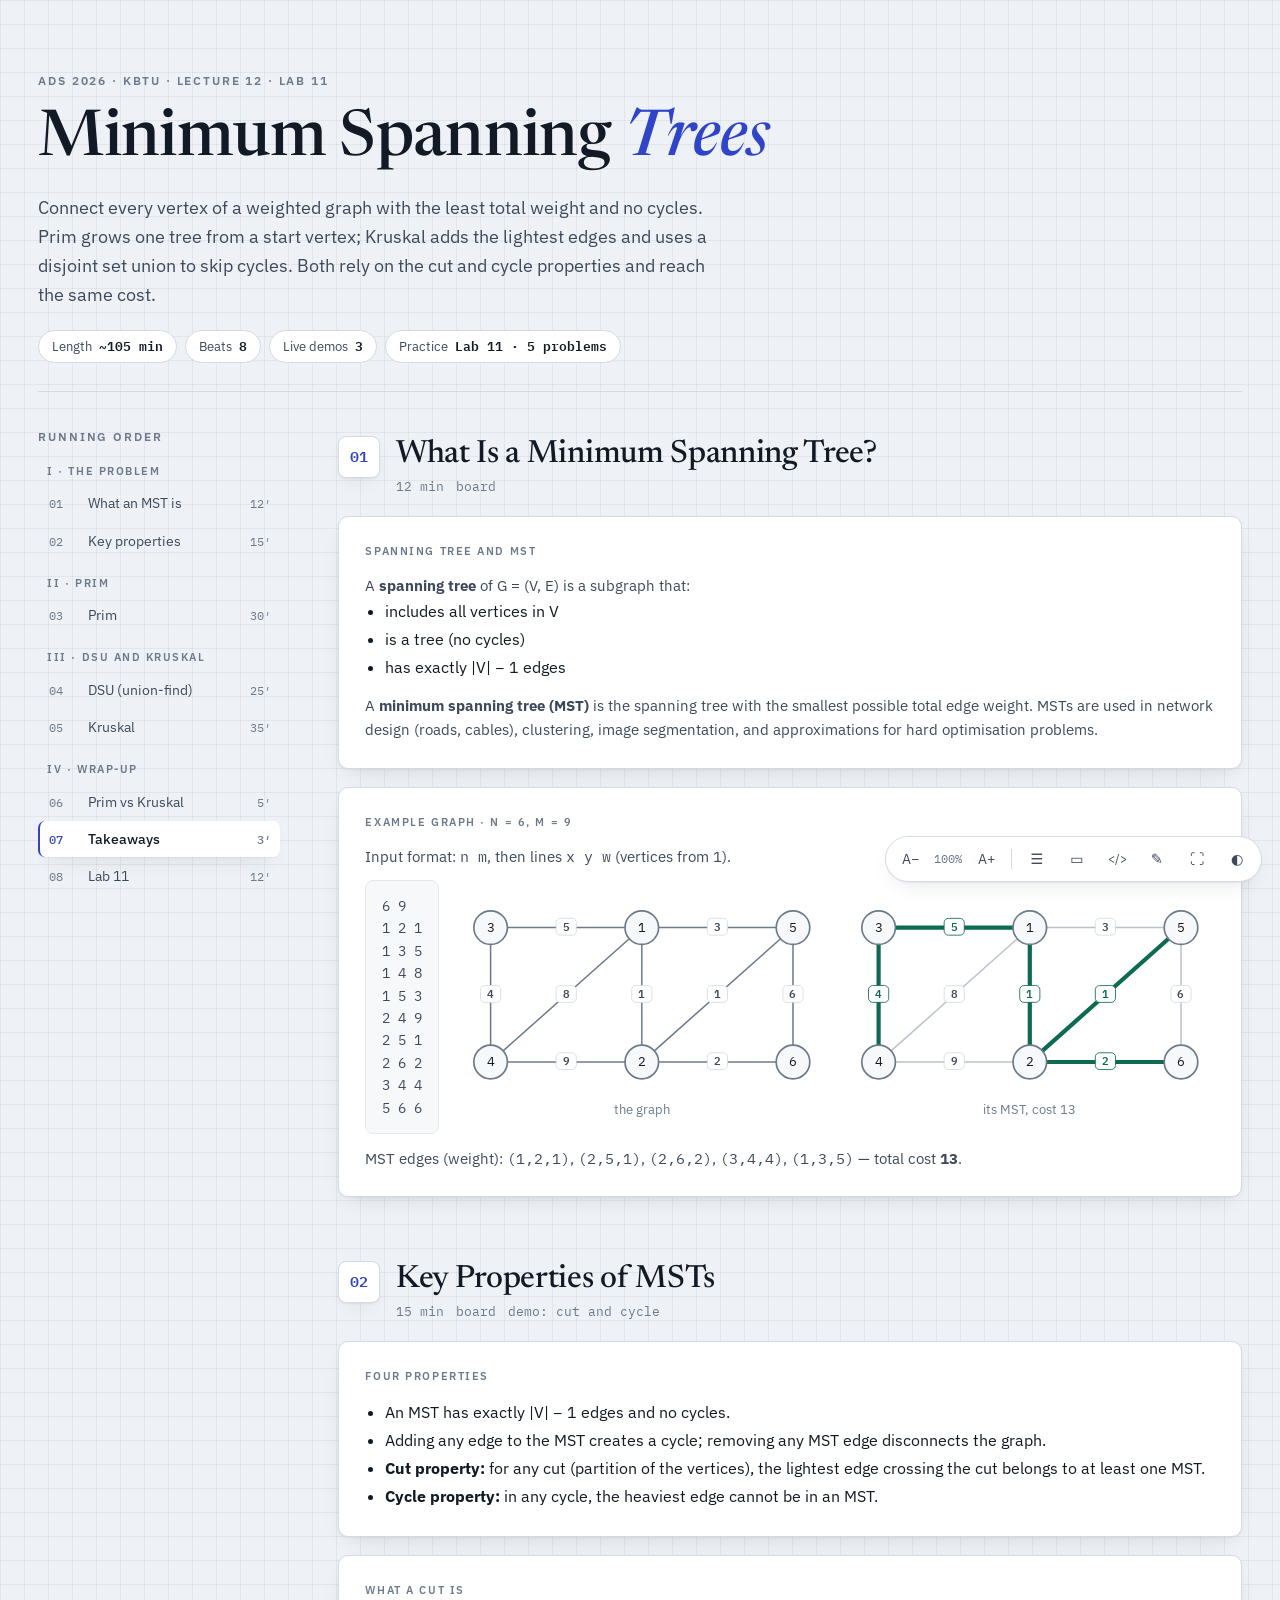
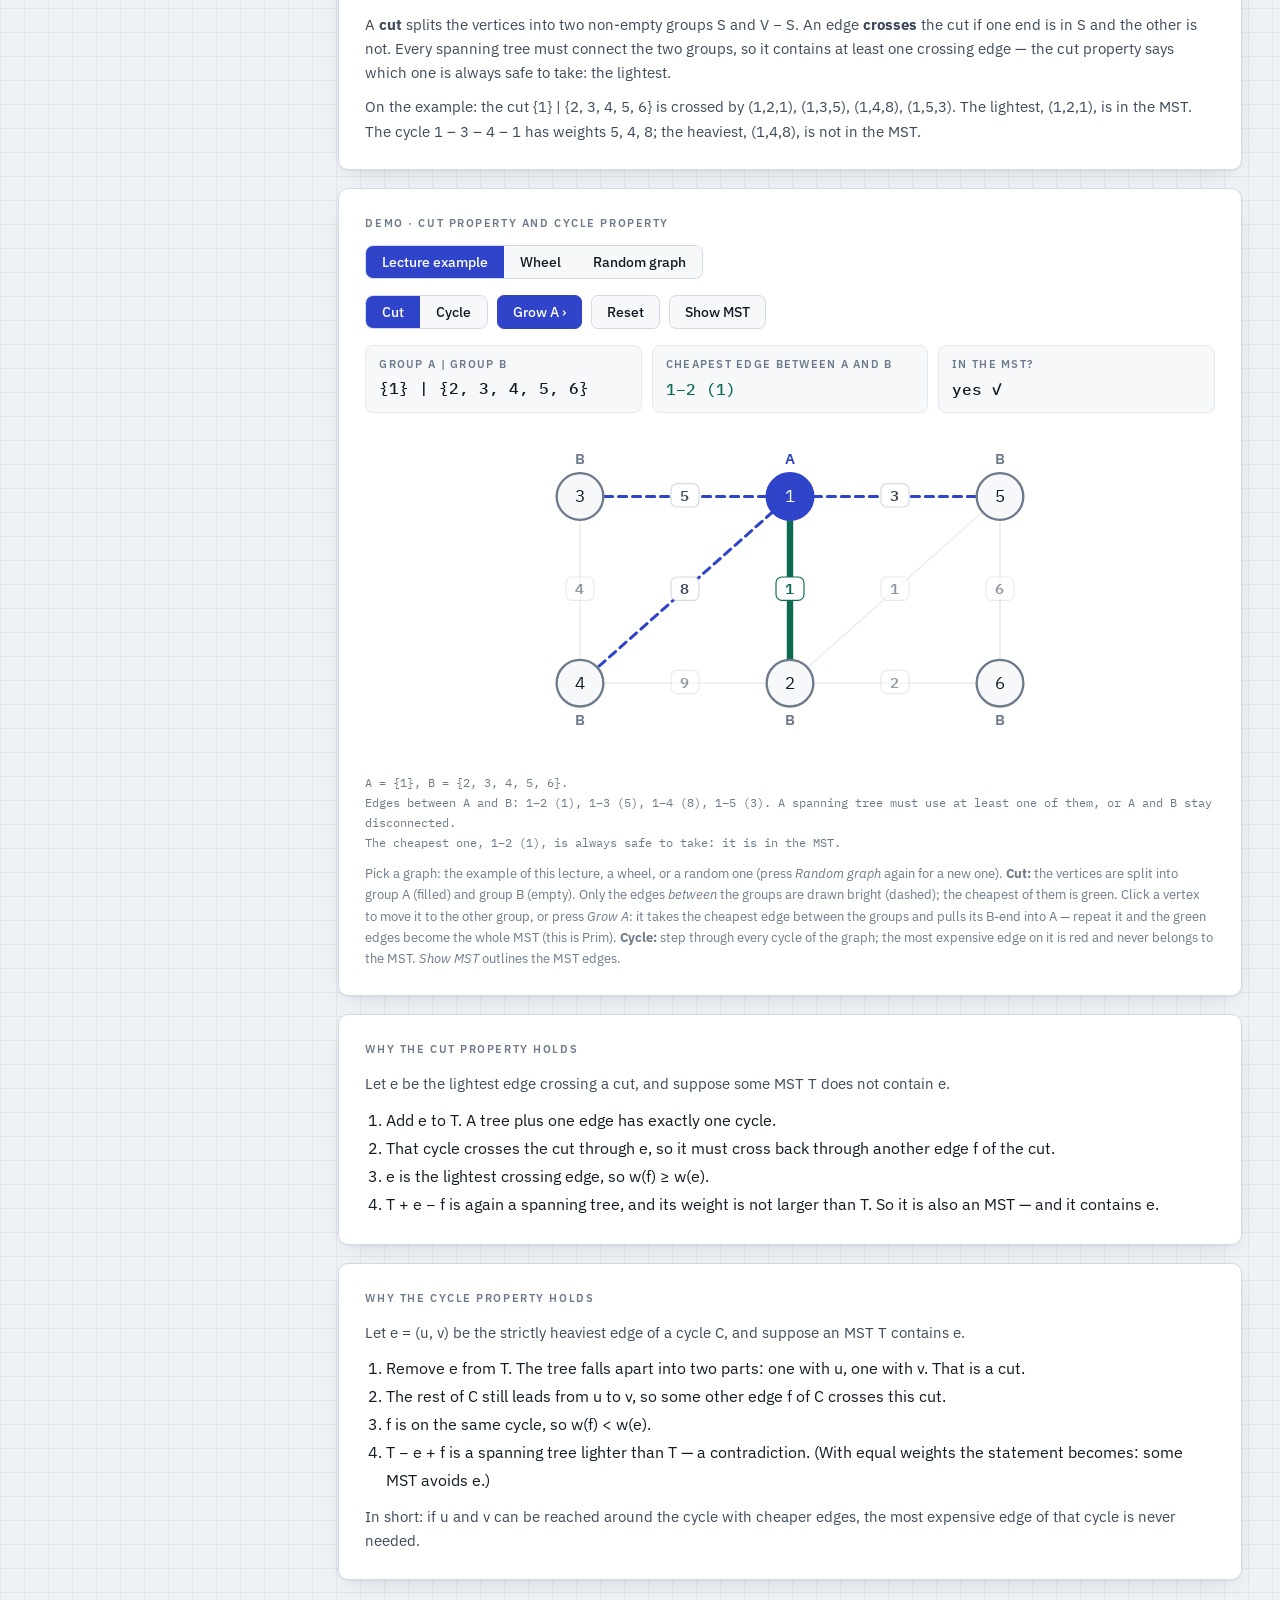
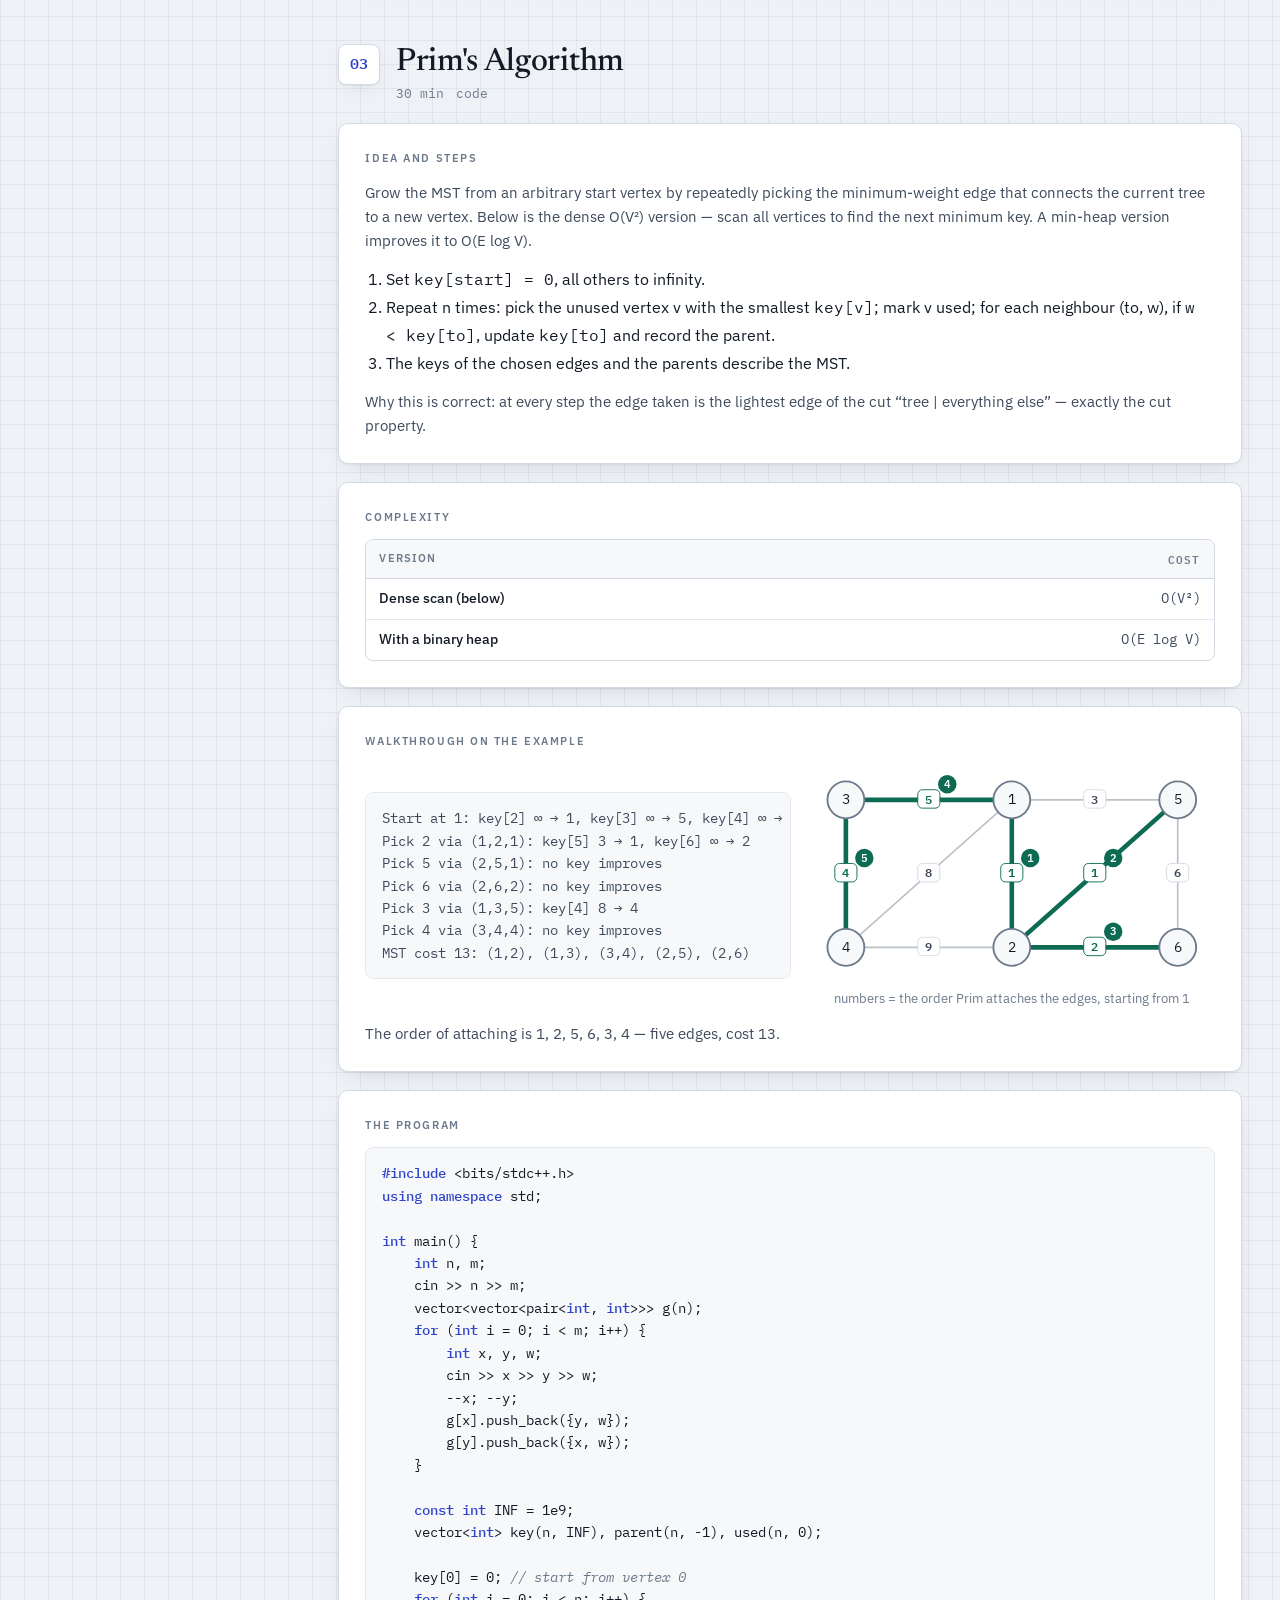
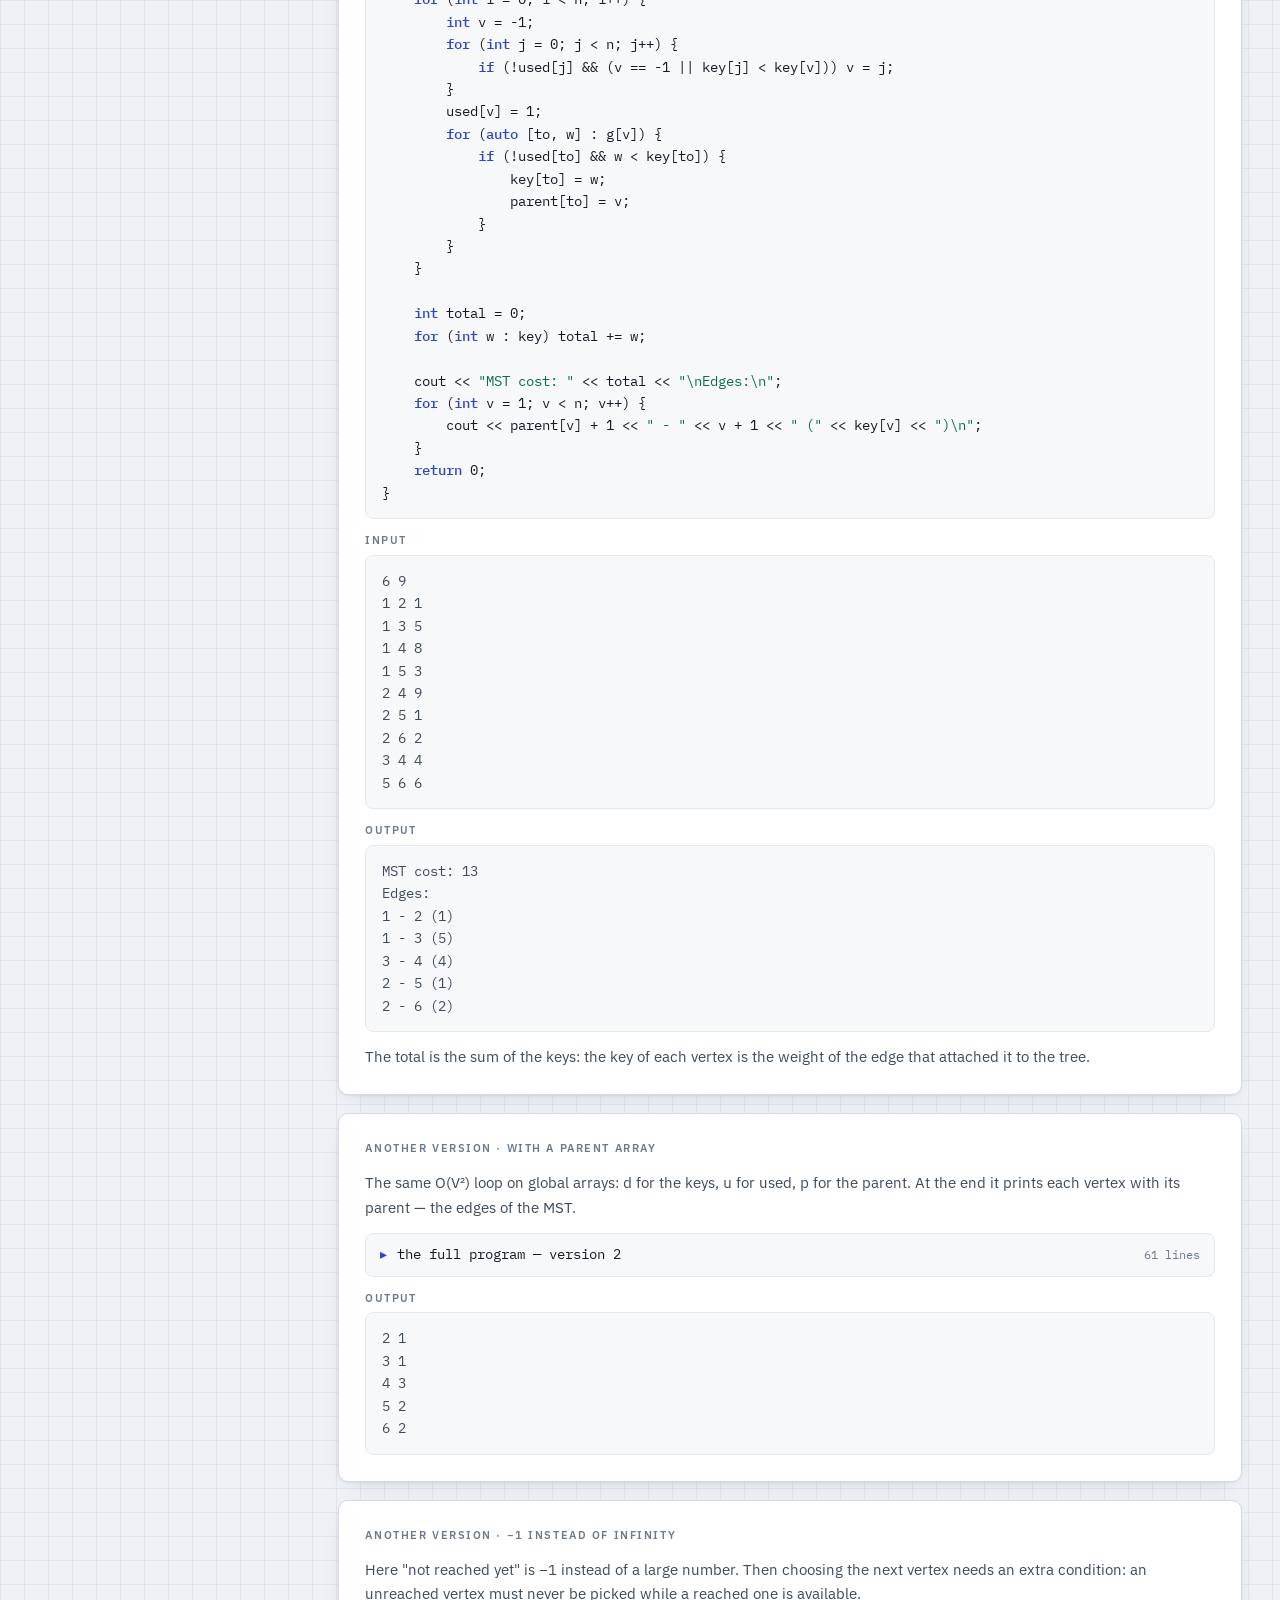
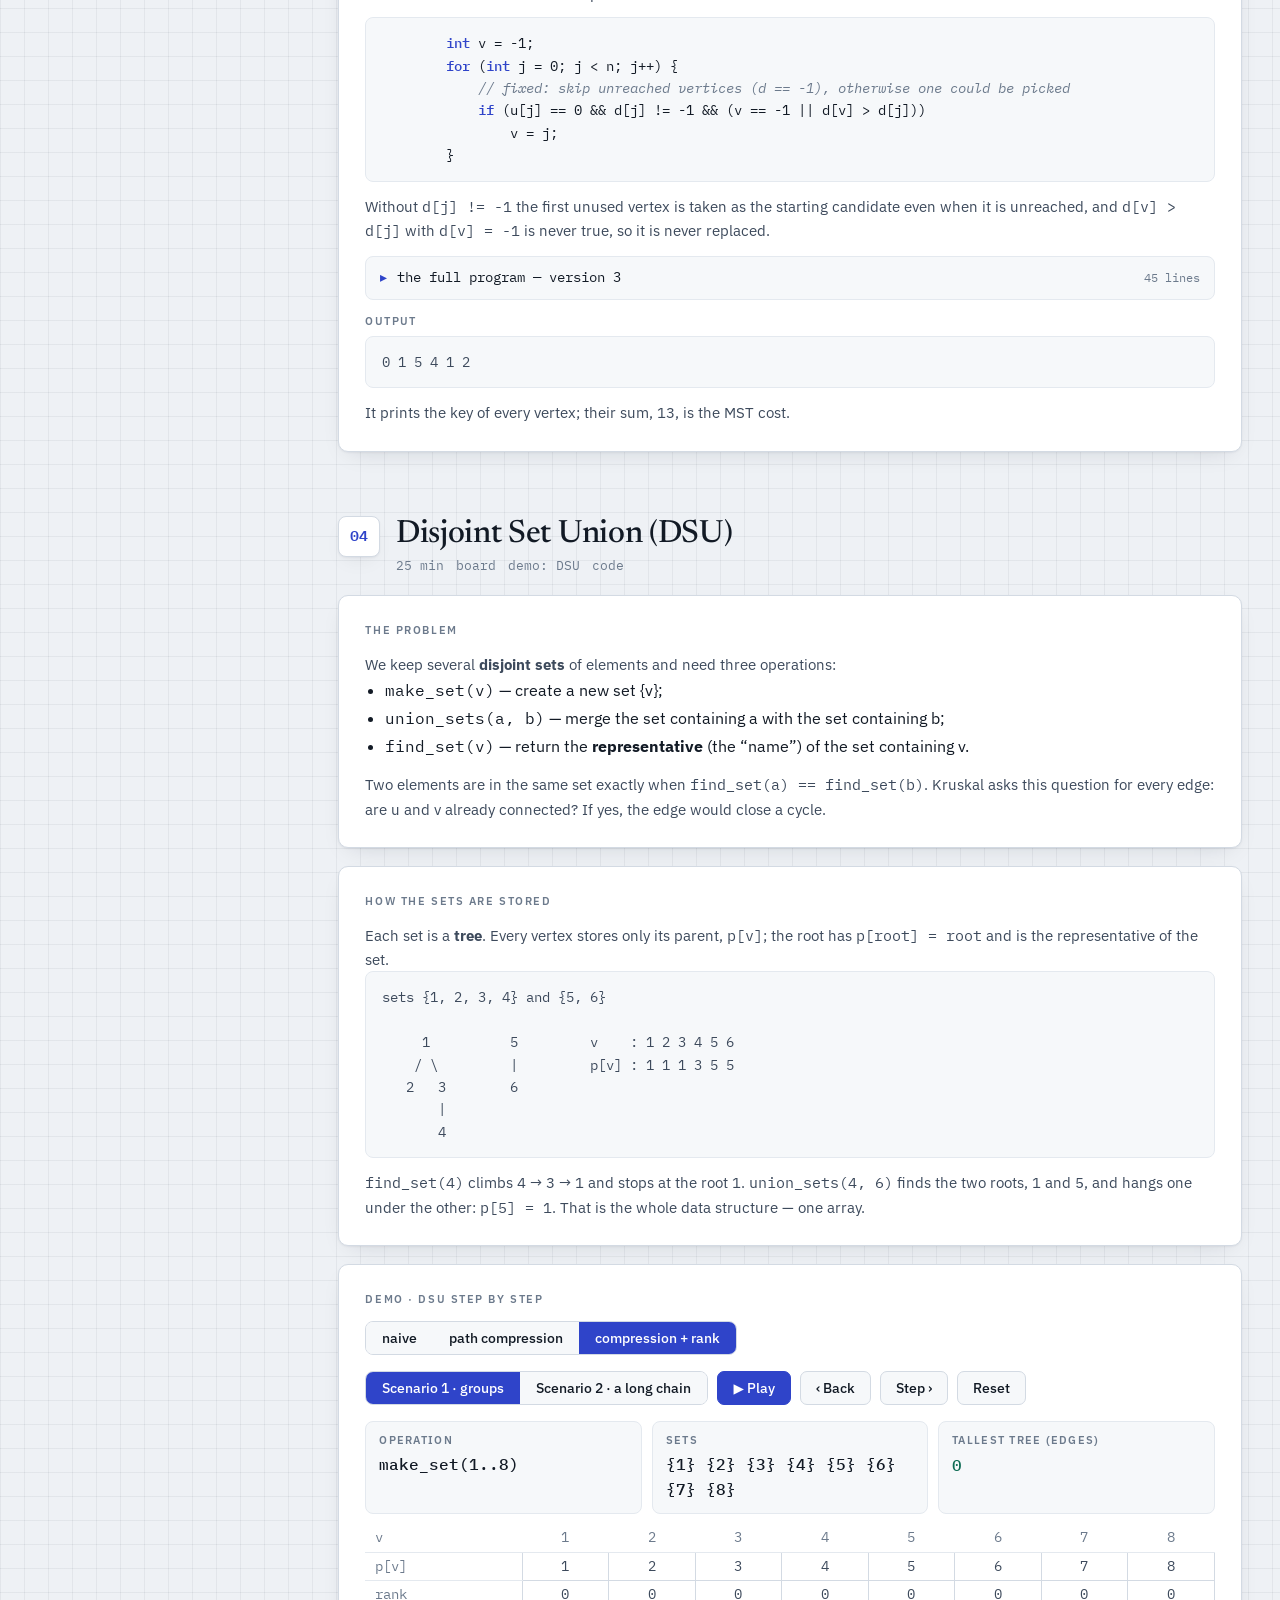
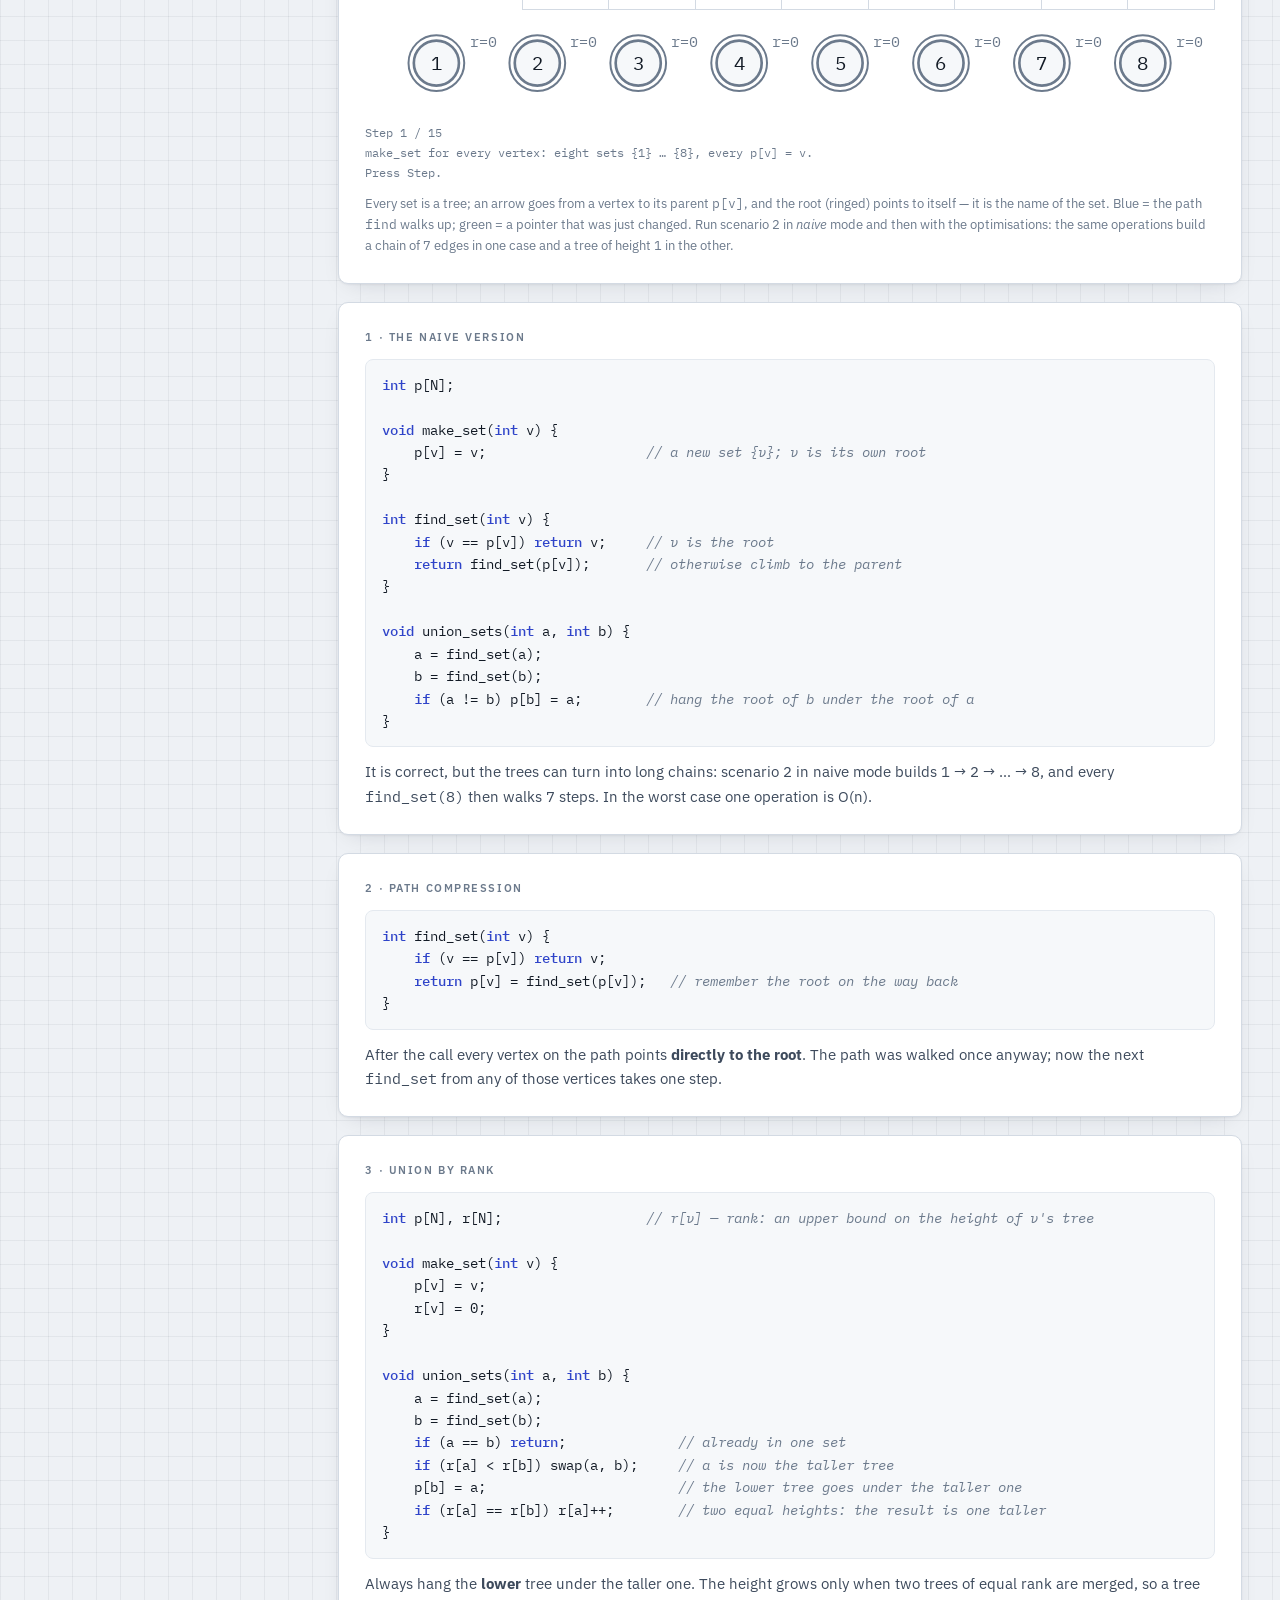
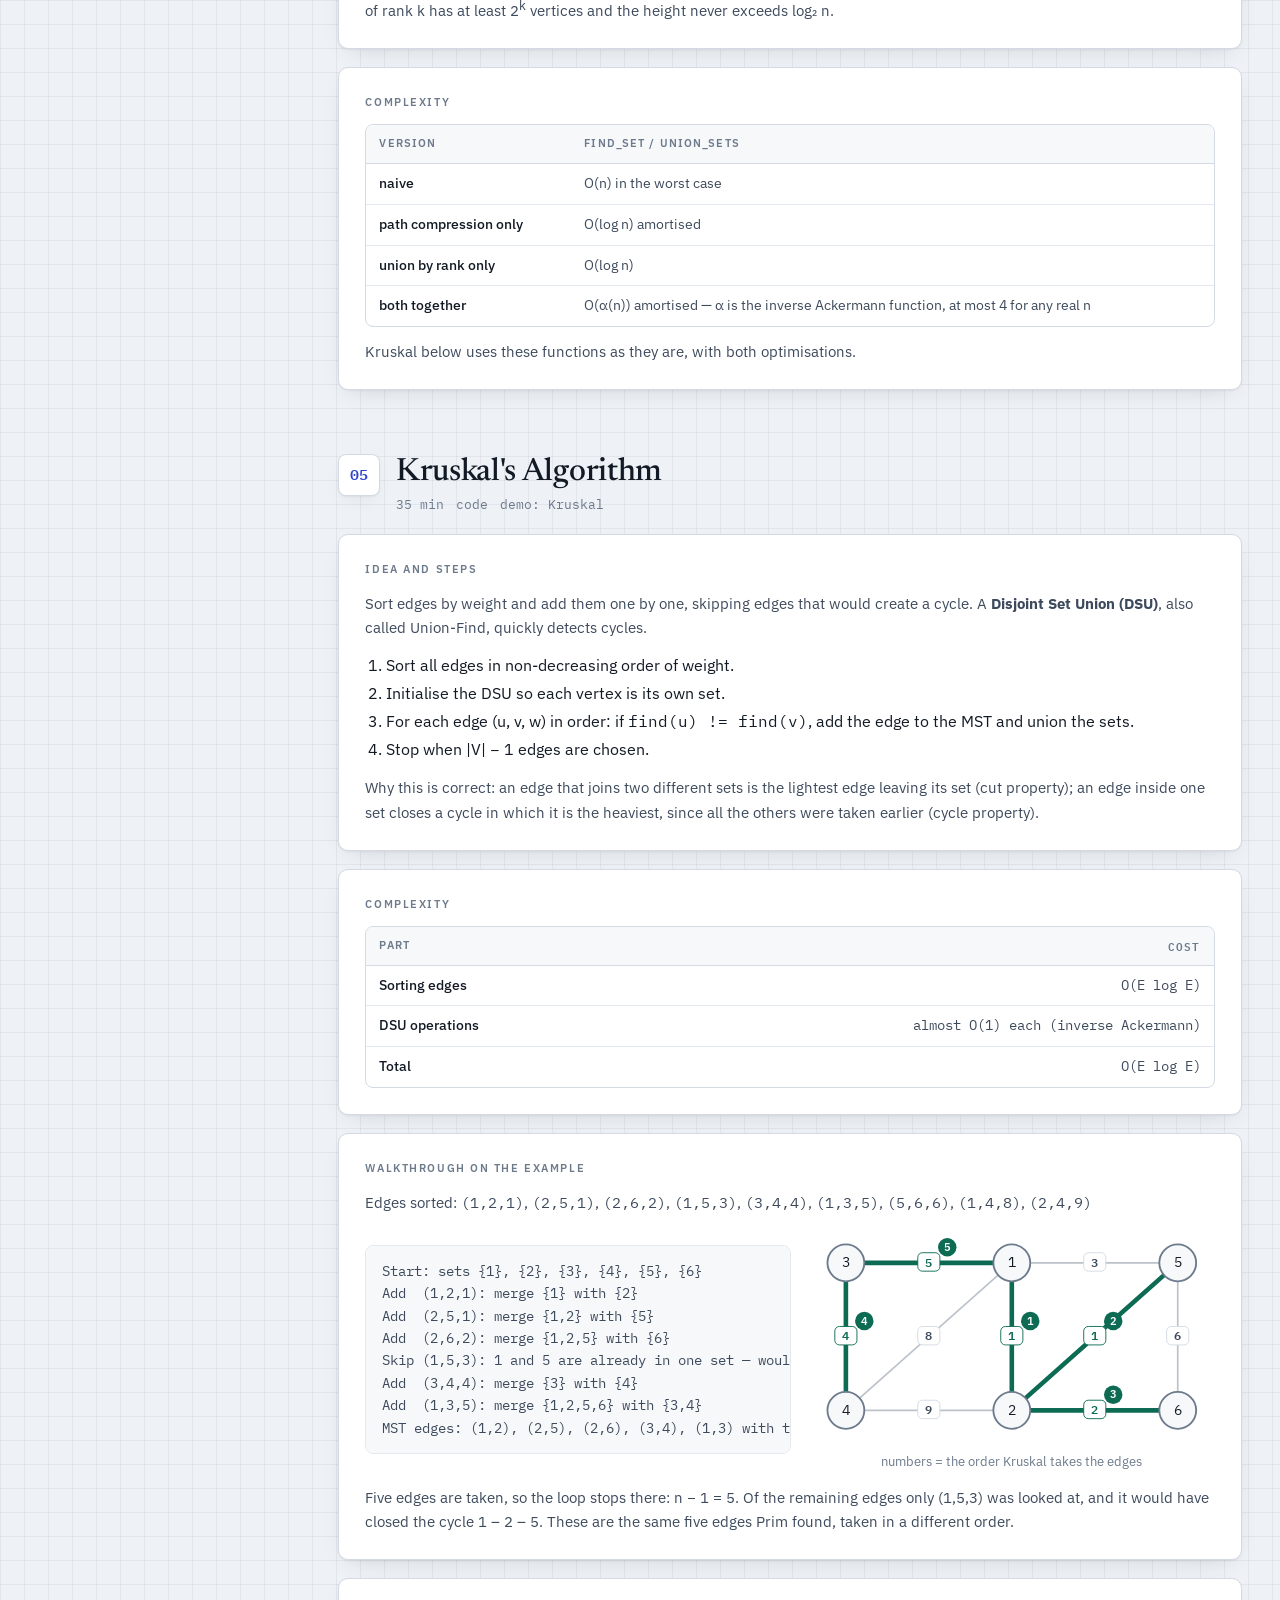
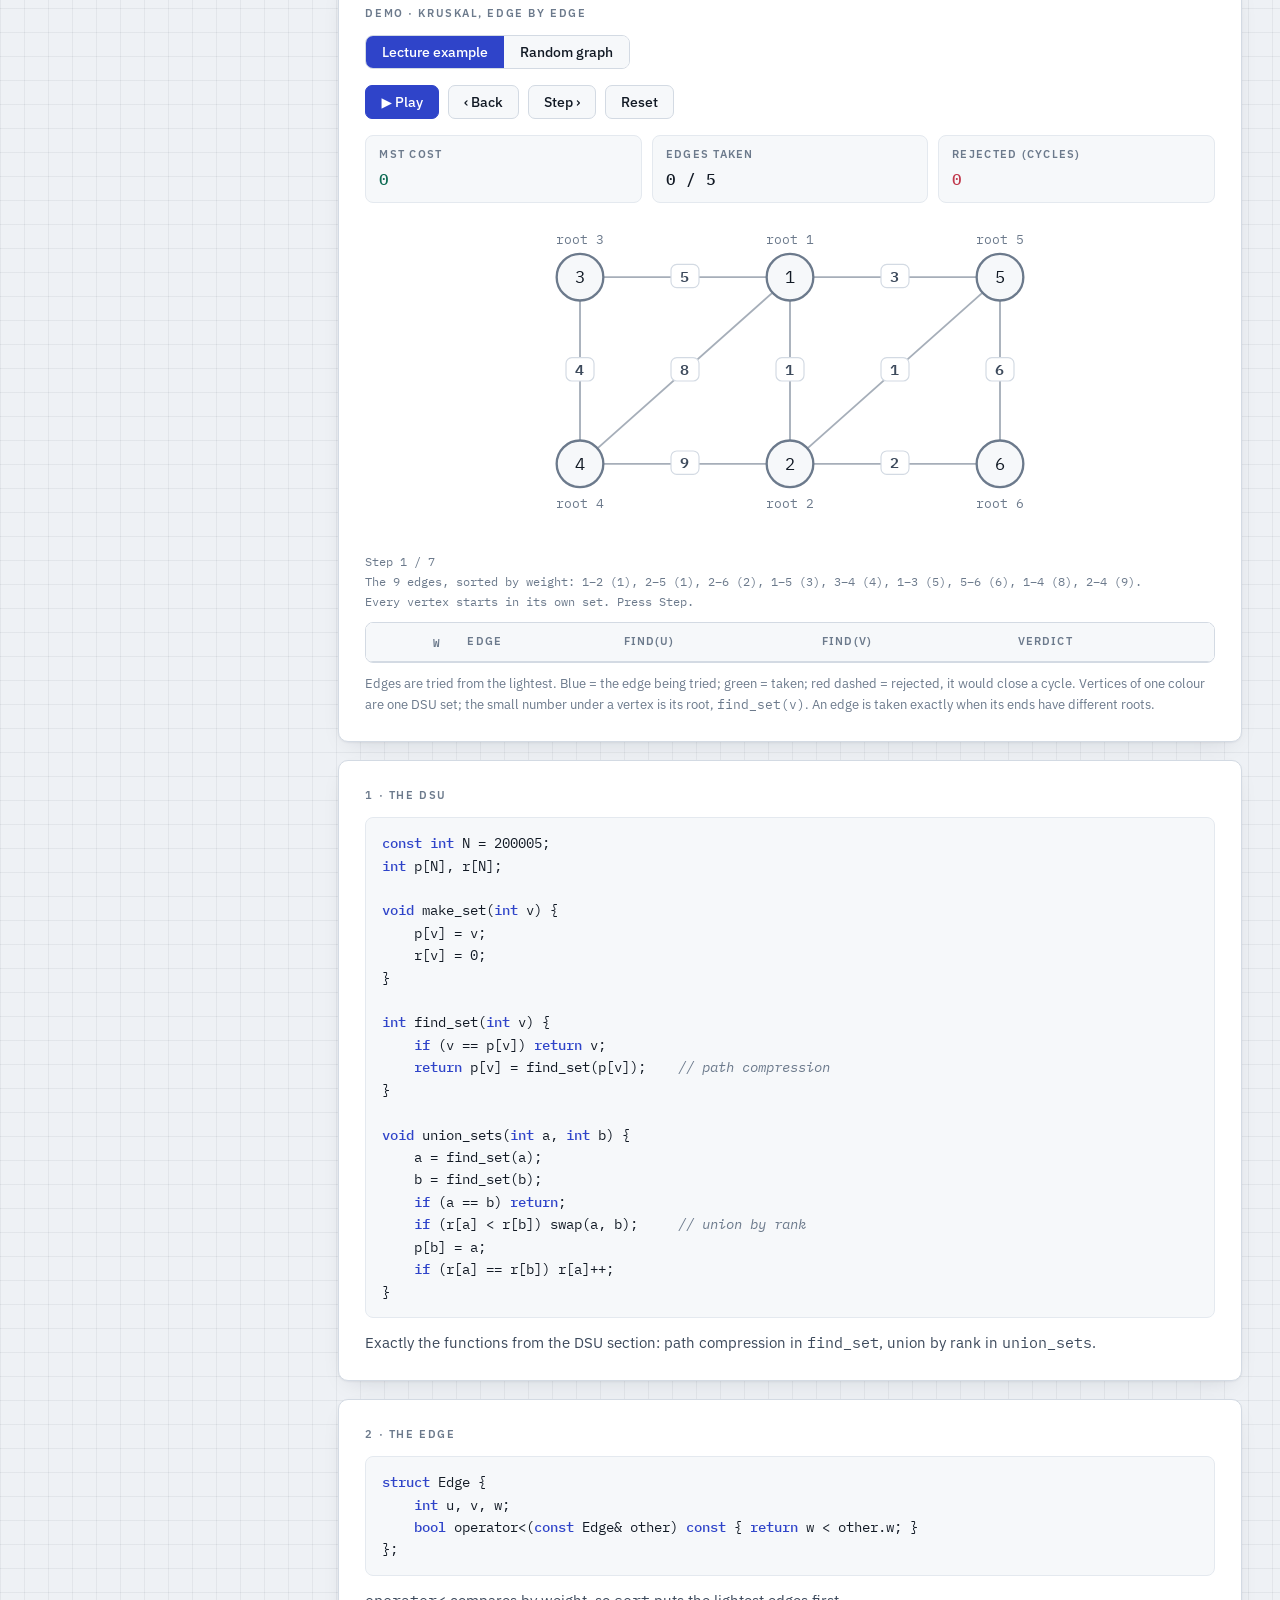
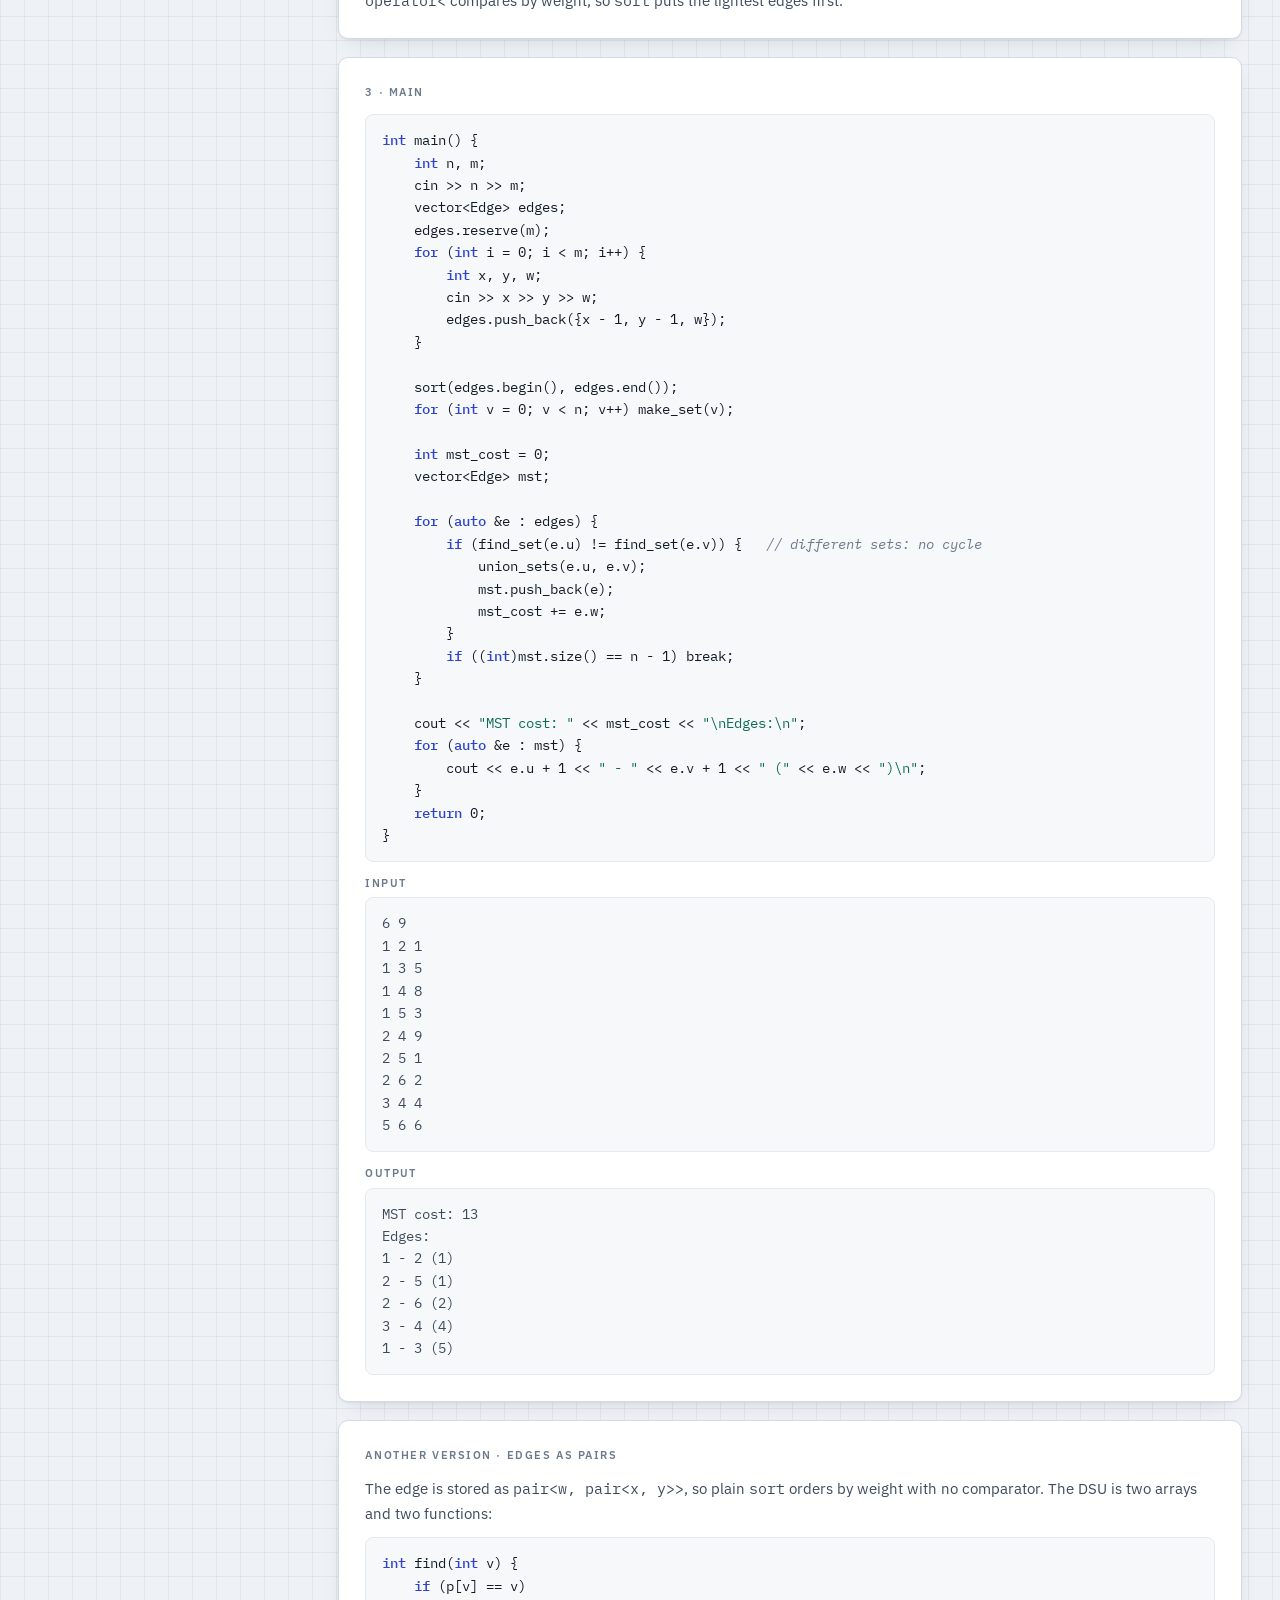
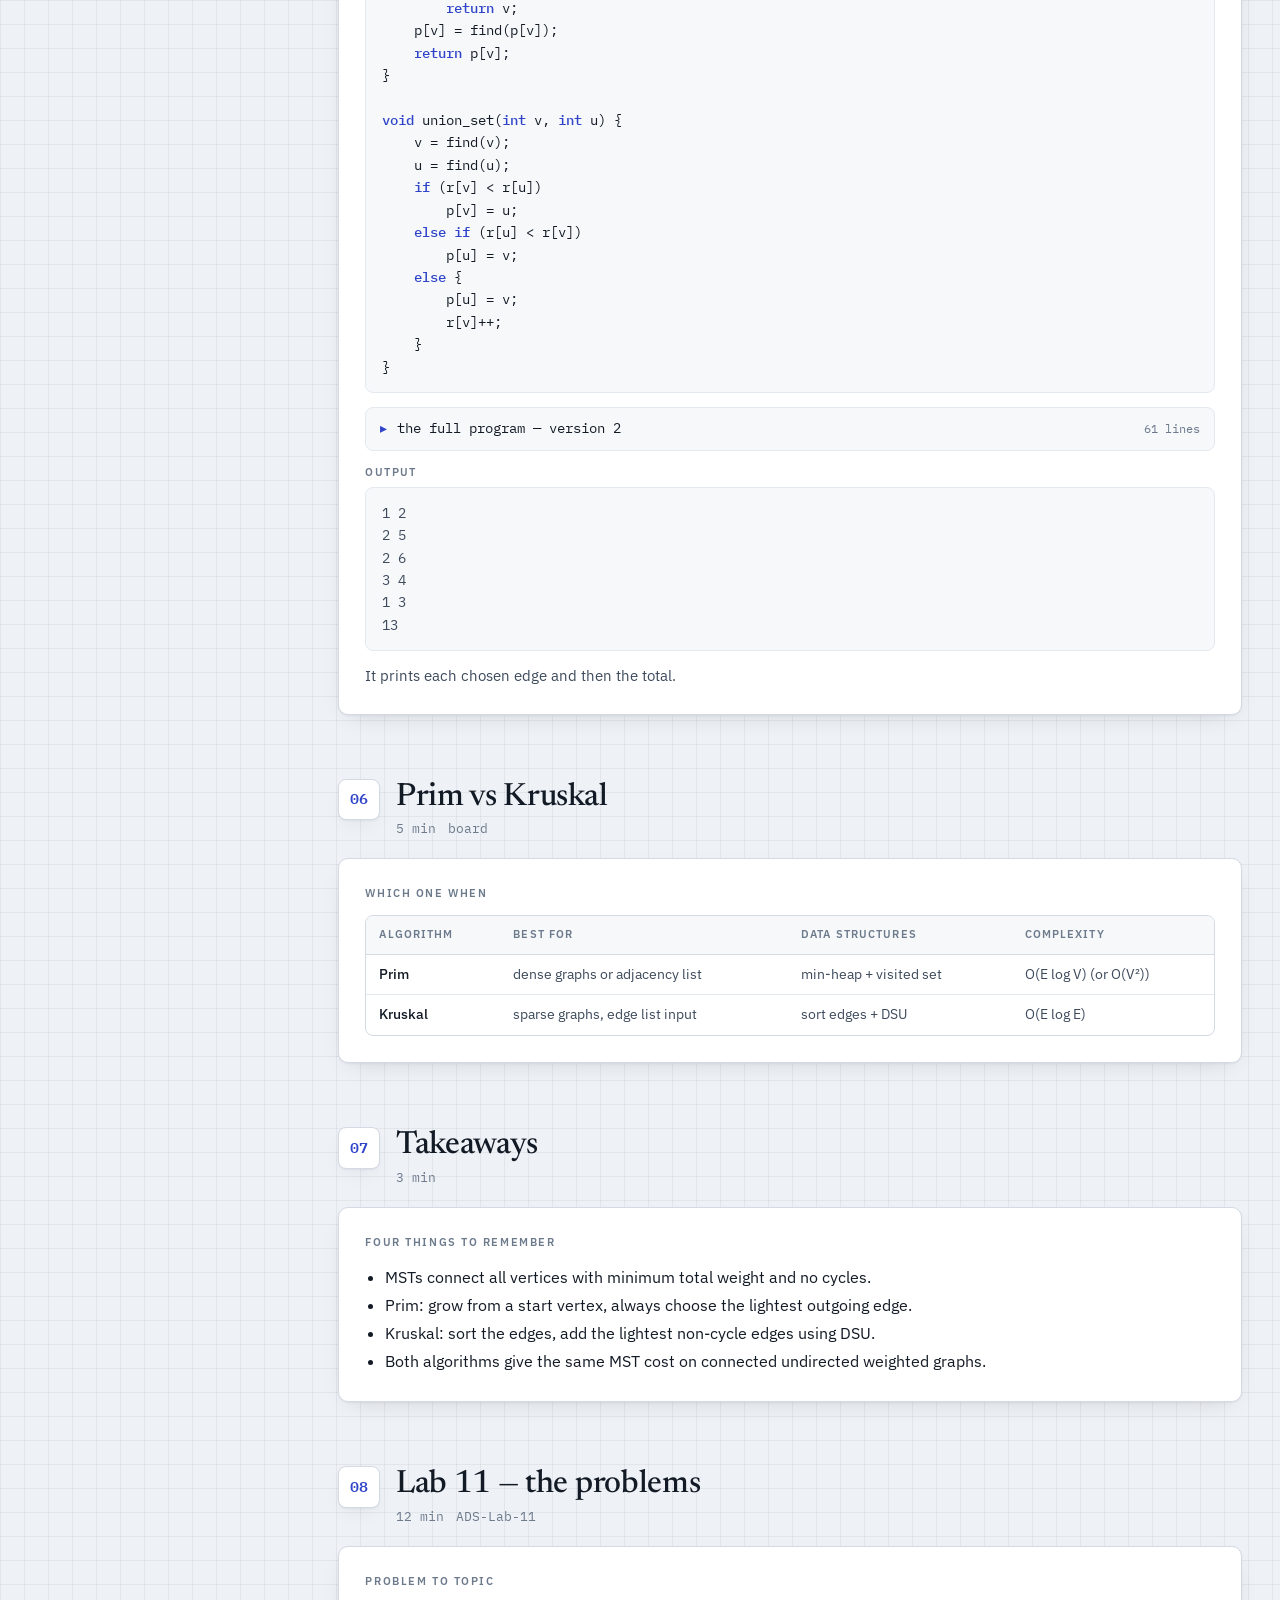
<file: lab11.html>
<!doctype html>
<html lang="en"><head>
<meta charset="utf-8">
<meta name="viewport" content="width=device-width,initial-scale=1">
<title>Minimum Spanning Trees</title>
<link rel="preconnect" href="https://fonts.googleapis.com">
<link rel="preconnect" href="https://fonts.gstatic.com" crossorigin>
<link rel="stylesheet" href="https://fonts.googleapis.com/css2?family=IBM+Plex+Mono:wght@400;500;600&family=IBM+Plex+Sans:wght@400;500;600&family=Newsreader:ital,opsz,wght@0,6..72,400;0,6..72,500;0,6..72,600;1,6..72,400&display=swap">
<link rel="stylesheet" href="assets/notes.css?v=202611132233">
<link rel="stylesheet" href="assets/present.css?v=202611132233">
<link rel="stylesheet" href="assets/cpp.css?v=202611132233">
</head><body>
<div class="wrap">

<header class="masthead">
  <div class="eyebrow">ADS 2026 · KBTU · Lecture 12 · Lab 11</div>
  <h1>Minimum Spanning <em>Trees</em></h1>
  <p class="dek">Connect every vertex of a weighted graph with the least total weight and no cycles. Prim grows one tree from a start vertex; Kruskal adds the lightest edges and uses a disjoint set union to skip cycles. Both rely on the cut and cycle properties and reach the same cost.</p>
  <div class="facts"><span class="fact">Length <b>~105 min</b></span><span class="fact">Beats <b>8</b></span><span class="fact">Live demos <b>3</b></span><span class="fact">Practice <b>Lab 11 · 5 problems</b></span></div>
</header>

<div class="cols">

<nav class="rail" aria-label="Running order">
  <div class="rail-h">Running order</div>
  <div class="part">I · The problem</div>
  <ol>
    <li><a href="#b1"><span class="n">01</span><span>What an MST is</span><span class="t">12′</span></a></li>
    <li><a href="#b2"><span class="n">02</span><span>Key properties</span><span class="t">15′</span></a></li>
  </ol>
  <div class="part">II · Prim</div>
  <ol>
    <li><a href="#b3"><span class="n">03</span><span>Prim</span><span class="t">30′</span></a></li>
  </ol>
  <div class="part">III · DSU and Kruskal</div>
  <ol>
    <li><a href="#b4"><span class="n">04</span><span>DSU (union-find)</span><span class="t">25′</span></a></li>
    <li><a href="#b5"><span class="n">05</span><span>Kruskal</span><span class="t">35′</span></a></li>
  </ol>
  <div class="part">IV · Wrap-up</div>
  <ol>
    <li><a href="#b6"><span class="n">06</span><span>Prim vs Kruskal</span><span class="t">5′</span></a></li>
    <li><a href="#b7"><span class="n">07</span><span>Takeaways</span><span class="t">3′</span></a></li>
    <li><a href="#b8"><span class="n">08</span><span>Lab 11</span><span class="t">12′</span></a></li>
  </ol>
</nav>

<main>
<section class="beat" id="b1">
  <div class="beat-head">
    <div class="beat-n">01</div>
    <div>
      <h2>What Is a Minimum Spanning Tree?</h2>
      <div class="sub"><span>12 min</span> <span>board</span></div>
    </div>
  </div>
  <div class="stack">
    <div class="card pad board"><h4>Spanning tree and MST</h4><p>A <strong>spanning tree</strong> of G = (V, E) is a subgraph that:</p><ul style="margin:0;padding-left:1.2em;line-height:1.75"><li>includes all vertices in V</li><li>is a tree (no cycles)</li><li>has exactly |V| − 1 edges</li></ul><p style="margin-top:12px">A <strong>minimum spanning tree (MST)</strong> is the spanning tree with the smallest possible total edge weight. MSTs are used in network design (roads, cables), clustering, image segmentation, and approximations for hard optimisation problems.</p></div>
    <div class="card pad board"><h4>Example graph · n = 6, m = 9</h4><p>Input format: <span class="mono">n m</span>, then lines <span class="mono">x y w</span> (vertices from 1).</p><div style="display:flex;gap:18px;flex-wrap:wrap;align-items:center;margin-top:12px"><div style="flex:0 0 auto"><pre class="out">6 9
1 2 1
1 3 5
1 4 8
1 5 3
2 4 9
2 5 1
2 6 2
3 4 4
5 6 6</pre></div><div style="flex:1 1 280px;min-width:0"><svg viewBox="20 10 440 240" style="width:100%;max-width:460px;height:auto;display:block;margin:0 auto"><line x1="240.0" y1="70.0" x2="240.0" y2="190.0" style="stroke:var(--ink-3);opacity:1" stroke-width="1.8" stroke-linecap="round"/><rect x="228.0" y="119.0" width="24" height="20" rx="5" style="fill:var(--surface);stroke:var(--line)"/><text x="240.0" y="134.0" text-anchor="middle" font-family="IBM Plex Mono,monospace" font-size="13" style="fill:var(--ink-2);font-weight:600">1</text><line x1="220.0" y1="50.0" x2="80.0" y2="50.0" style="stroke:var(--ink-3);opacity:1" stroke-width="1.8" stroke-linecap="round"/><rect x="138.0" y="39.0" width="24" height="20" rx="5" style="fill:var(--surface);stroke:var(--line)"/><text x="150.0" y="54.0" text-anchor="middle" font-family="IBM Plex Mono,monospace" font-size="13" style="fill:var(--ink-2);font-weight:600">5</text><line x1="225.1" y1="63.3" x2="74.9" y2="196.7" style="stroke:var(--ink-3);opacity:1" stroke-width="1.8" stroke-linecap="round"/><rect x="138.0" y="119.0" width="24" height="20" rx="5" style="fill:var(--surface);stroke:var(--line)"/><text x="150.0" y="134.0" text-anchor="middle" font-family="IBM Plex Mono,monospace" font-size="13" style="fill:var(--ink-2);font-weight:600">8</text><line x1="260.0" y1="50.0" x2="400.0" y2="50.0" style="stroke:var(--ink-3);opacity:1" stroke-width="1.8" stroke-linecap="round"/><rect x="318.0" y="39.0" width="24" height="20" rx="5" style="fill:var(--surface);stroke:var(--line)"/><text x="330.0" y="54.0" text-anchor="middle" font-family="IBM Plex Mono,monospace" font-size="13" style="fill:var(--ink-2);font-weight:600">3</text><line x1="220.0" y1="210.0" x2="80.0" y2="210.0" style="stroke:var(--ink-3);opacity:1" stroke-width="1.8" stroke-linecap="round"/><rect x="138.0" y="199.0" width="24" height="20" rx="5" style="fill:var(--surface);stroke:var(--line)"/><text x="150.0" y="214.0" text-anchor="middle" font-family="IBM Plex Mono,monospace" font-size="13" style="fill:var(--ink-2);font-weight:600">9</text><line x1="254.9" y1="196.7" x2="405.1" y2="63.3" style="stroke:var(--ink-3);opacity:1" stroke-width="1.8" stroke-linecap="round"/><rect x="318.0" y="119.0" width="24" height="20" rx="5" style="fill:var(--surface);stroke:var(--line)"/><text x="330.0" y="134.0" text-anchor="middle" font-family="IBM Plex Mono,monospace" font-size="13" style="fill:var(--ink-2);font-weight:600">1</text><line x1="260.0" y1="210.0" x2="400.0" y2="210.0" style="stroke:var(--ink-3);opacity:1" stroke-width="1.8" stroke-linecap="round"/><rect x="318.0" y="199.0" width="24" height="20" rx="5" style="fill:var(--surface);stroke:var(--line)"/><text x="330.0" y="214.0" text-anchor="middle" font-family="IBM Plex Mono,monospace" font-size="13" style="fill:var(--ink-2);font-weight:600">2</text><line x1="60.0" y1="70.0" x2="60.0" y2="190.0" style="stroke:var(--ink-3);opacity:1" stroke-width="1.8" stroke-linecap="round"/><rect x="48.0" y="119.0" width="24" height="20" rx="5" style="fill:var(--surface);stroke:var(--line)"/><text x="60.0" y="134.0" text-anchor="middle" font-family="IBM Plex Mono,monospace" font-size="13" style="fill:var(--ink-2);font-weight:600">4</text><line x1="420.0" y1="70.0" x2="420.0" y2="190.0" style="stroke:var(--ink-3);opacity:1" stroke-width="1.8" stroke-linecap="round"/><rect x="408.0" y="119.0" width="24" height="20" rx="5" style="fill:var(--surface);stroke:var(--line)"/><text x="420.0" y="134.0" text-anchor="middle" font-family="IBM Plex Mono,monospace" font-size="13" style="fill:var(--ink-2);font-weight:600">6</text><circle cx="240" cy="50" r="20" style="fill:var(--surface-2);stroke:var(--ink-3)" stroke-width="2"/><text x="240" y="55" text-anchor="middle" font-family="IBM Plex Mono,monospace" font-size="15" style="fill:var(--ink)">1</text><circle cx="240" cy="210" r="20" style="fill:var(--surface-2);stroke:var(--ink-3)" stroke-width="2"/><text x="240" y="215" text-anchor="middle" font-family="IBM Plex Mono,monospace" font-size="15" style="fill:var(--ink)">2</text><circle cx="60" cy="50" r="20" style="fill:var(--surface-2);stroke:var(--ink-3)" stroke-width="2"/><text x="60" y="55" text-anchor="middle" font-family="IBM Plex Mono,monospace" font-size="15" style="fill:var(--ink)">3</text><circle cx="60" cy="210" r="20" style="fill:var(--surface-2);stroke:var(--ink-3)" stroke-width="2"/><text x="60" y="215" text-anchor="middle" font-family="IBM Plex Mono,monospace" font-size="15" style="fill:var(--ink)">4</text><circle cx="420" cy="50" r="20" style="fill:var(--surface-2);stroke:var(--ink-3)" stroke-width="2"/><text x="420" y="55" text-anchor="middle" font-family="IBM Plex Mono,monospace" font-size="15" style="fill:var(--ink)">5</text><circle cx="420" cy="210" r="20" style="fill:var(--surface-2);stroke:var(--ink-3)" stroke-width="2"/><text x="420" y="215" text-anchor="middle" font-family="IBM Plex Mono,monospace" font-size="15" style="fill:var(--ink)">6</text></svg><div style="text-align:center;font-size:.83rem;color:var(--ink-3);margin-top:4px">the graph</div></div><div style="flex:1 1 280px;min-width:0"><svg viewBox="20 10 440 240" style="width:100%;max-width:460px;height:auto;display:block;margin:0 auto"><line x1="240.0" y1="70.0" x2="240.0" y2="190.0" style="stroke:var(--prime);opacity:1" stroke-width="5" stroke-linecap="round"/><rect x="228.0" y="119.0" width="24" height="20" rx="5" style="fill:var(--surface);stroke:var(--prime)"/><text x="240.0" y="134.0" text-anchor="middle" font-family="IBM Plex Mono,monospace" font-size="13" style="fill:var(--prime);font-weight:600">1</text><line x1="220.0" y1="50.0" x2="80.0" y2="50.0" style="stroke:var(--prime);opacity:1" stroke-width="5" stroke-linecap="round"/><rect x="138.0" y="39.0" width="24" height="20" rx="5" style="fill:var(--surface);stroke:var(--prime)"/><text x="150.0" y="54.0" text-anchor="middle" font-family="IBM Plex Mono,monospace" font-size="13" style="fill:var(--prime);font-weight:600">5</text><line x1="225.1" y1="63.3" x2="74.9" y2="196.7" style="stroke:var(--ink-3);opacity:0.45" stroke-width="1.8" stroke-linecap="round"/><rect x="138.0" y="119.0" width="24" height="20" rx="5" style="fill:var(--surface);stroke:var(--line)"/><text x="150.0" y="134.0" text-anchor="middle" font-family="IBM Plex Mono,monospace" font-size="13" style="fill:var(--ink-2);font-weight:600">8</text><line x1="260.0" y1="50.0" x2="400.0" y2="50.0" style="stroke:var(--ink-3);opacity:0.45" stroke-width="1.8" stroke-linecap="round"/><rect x="318.0" y="39.0" width="24" height="20" rx="5" style="fill:var(--surface);stroke:var(--line)"/><text x="330.0" y="54.0" text-anchor="middle" font-family="IBM Plex Mono,monospace" font-size="13" style="fill:var(--ink-2);font-weight:600">3</text><line x1="220.0" y1="210.0" x2="80.0" y2="210.0" style="stroke:var(--ink-3);opacity:0.45" stroke-width="1.8" stroke-linecap="round"/><rect x="138.0" y="199.0" width="24" height="20" rx="5" style="fill:var(--surface);stroke:var(--line)"/><text x="150.0" y="214.0" text-anchor="middle" font-family="IBM Plex Mono,monospace" font-size="13" style="fill:var(--ink-2);font-weight:600">9</text><line x1="254.9" y1="196.7" x2="405.1" y2="63.3" style="stroke:var(--prime);opacity:1" stroke-width="5" stroke-linecap="round"/><rect x="318.0" y="119.0" width="24" height="20" rx="5" style="fill:var(--surface);stroke:var(--prime)"/><text x="330.0" y="134.0" text-anchor="middle" font-family="IBM Plex Mono,monospace" font-size="13" style="fill:var(--prime);font-weight:600">1</text><line x1="260.0" y1="210.0" x2="400.0" y2="210.0" style="stroke:var(--prime);opacity:1" stroke-width="5" stroke-linecap="round"/><rect x="318.0" y="199.0" width="24" height="20" rx="5" style="fill:var(--surface);stroke:var(--prime)"/><text x="330.0" y="214.0" text-anchor="middle" font-family="IBM Plex Mono,monospace" font-size="13" style="fill:var(--prime);font-weight:600">2</text><line x1="60.0" y1="70.0" x2="60.0" y2="190.0" style="stroke:var(--prime);opacity:1" stroke-width="5" stroke-linecap="round"/><rect x="48.0" y="119.0" width="24" height="20" rx="5" style="fill:var(--surface);stroke:var(--prime)"/><text x="60.0" y="134.0" text-anchor="middle" font-family="IBM Plex Mono,monospace" font-size="13" style="fill:var(--prime);font-weight:600">4</text><line x1="420.0" y1="70.0" x2="420.0" y2="190.0" style="stroke:var(--ink-3);opacity:0.45" stroke-width="1.8" stroke-linecap="round"/><rect x="408.0" y="119.0" width="24" height="20" rx="5" style="fill:var(--surface);stroke:var(--line)"/><text x="420.0" y="134.0" text-anchor="middle" font-family="IBM Plex Mono,monospace" font-size="13" style="fill:var(--ink-2);font-weight:600">6</text><circle cx="240" cy="50" r="20" style="fill:var(--surface-2);stroke:var(--ink-3)" stroke-width="2"/><text x="240" y="55" text-anchor="middle" font-family="IBM Plex Mono,monospace" font-size="15" style="fill:var(--ink)">1</text><circle cx="240" cy="210" r="20" style="fill:var(--surface-2);stroke:var(--ink-3)" stroke-width="2"/><text x="240" y="215" text-anchor="middle" font-family="IBM Plex Mono,monospace" font-size="15" style="fill:var(--ink)">2</text><circle cx="60" cy="50" r="20" style="fill:var(--surface-2);stroke:var(--ink-3)" stroke-width="2"/><text x="60" y="55" text-anchor="middle" font-family="IBM Plex Mono,monospace" font-size="15" style="fill:var(--ink)">3</text><circle cx="60" cy="210" r="20" style="fill:var(--surface-2);stroke:var(--ink-3)" stroke-width="2"/><text x="60" y="215" text-anchor="middle" font-family="IBM Plex Mono,monospace" font-size="15" style="fill:var(--ink)">4</text><circle cx="420" cy="50" r="20" style="fill:var(--surface-2);stroke:var(--ink-3)" stroke-width="2"/><text x="420" y="55" text-anchor="middle" font-family="IBM Plex Mono,monospace" font-size="15" style="fill:var(--ink)">5</text><circle cx="420" cy="210" r="20" style="fill:var(--surface-2);stroke:var(--ink-3)" stroke-width="2"/><text x="420" y="215" text-anchor="middle" font-family="IBM Plex Mono,monospace" font-size="15" style="fill:var(--ink)">6</text></svg><div style="text-align:center;font-size:.83rem;color:var(--ink-3);margin-top:4px">its MST, cost 13</div></div></div><p style="margin-top:12px">MST edges (weight): <span class="mono">(1,2,1)</span>, <span class="mono">(2,5,1)</span>, <span class="mono">(2,6,2)</span>, <span class="mono">(3,4,4)</span>, <span class="mono">(1,3,5)</span> — total cost <strong>13</strong>.</p></div>
  </div>
</section>

<section class="beat" id="b2">
  <div class="beat-head">
    <div class="beat-n">02</div>
    <div>
      <h2>Key Properties of MSTs</h2>
      <div class="sub"><span>15 min</span> <span>board</span> <span>demo: cut and cycle</span></div>
    </div>
  </div>
  <div class="stack">
    <div class="card pad board"><h4>Four properties</h4><ul style="margin:0;padding-left:1.2em;line-height:1.75"><li>An MST has exactly |V| − 1 edges and no cycles.</li><li>Adding any edge to the MST creates a cycle; removing any MST edge disconnects the graph.</li><li><strong>Cut property:</strong> for any cut (partition of the vertices), the lightest edge crossing the cut belongs to at least one MST.</li><li><strong>Cycle property:</strong> in any cycle, the heaviest edge cannot be in an MST.</li></ul></div>
    <div class="card pad board"><h4>What a cut is</h4><p>A <strong>cut</strong> splits the vertices into two non-empty groups S and V − S. An edge <strong>crosses</strong> the cut if one end is in S and the other is not. Every spanning tree must connect the two groups, so it contains at least one crossing edge — the cut property says which one is always safe to take: the lightest.</p><p style="margin-top:10px">On the example: the cut {1} | {2, 3, 4, 5, 6} is crossed by (1,2,1), (1,3,5), (1,4,8), (1,5,3). The lightest, (1,2,1), is in the MST. The cycle 1 – 3 – 4 – 1 has weights 5, 4, 8; the heaviest, (1,4,8), is not in the MST.</p></div>
    <div class="card pad demo"><h4>Demo · cut property and cycle property</h4><div class="ctl"><div class="seg" id="ccgraph"><button data-g="lec" class="on">Lecture example</button><button data-g="wheel">Wheel</button><button data-g="rnd">Random graph</button></div></div><div class="ctl"><div class="seg" id="ccmode"><button data-m="cut" class="on">Cut</button><button data-m="cyc">Cycle</button></div><button class="pri" id="ccgrow">Grow A ›</button><button id="ccreset">Reset</button><button id="ccprev">‹ Prev</button><button class="pri" id="ccnext">Next ›</button><button id="ccmst">Show MST</button></div><div class="readout" style="margin-top:0;margin-bottom:10px"><div class="stat"><div class="lab" id="cclab1">group A | group B</div><div class="val" id="ccv1" style="font-size:1rem">—</div></div><div class="stat good"><div class="lab" id="cclab2">cheapest edge between A and B</div><div class="val" id="ccv2">—</div></div><div class="stat"><div class="lab">in the MST?</div><div class="val" id="ccv3">—</div></div></div><svg id="ccsvg" viewBox="0 -8 480 290" style="width:100%;max-width:560px;height:auto;display:block;margin:0 auto"></svg><div class="log" id="cclog" style="white-space:pre-line;min-height:4.2em"></div><p style="margin-top:10px;font-size:.83rem;color:var(--ink-3)">Pick a graph: the example of this lecture, a wheel, or a random one (press <em>Random graph</em> again for a new one). <strong>Cut:</strong> the vertices are split into group A (filled) and group B (empty). Only the edges <em>between</em> the groups are drawn bright (dashed); the cheapest of them is green. Click a vertex to move it to the other group, or press <em>Grow A</em>: it takes the cheapest edge between the groups and pulls its B-end into A — repeat it and the green edges become the whole MST (this is Prim). <strong>Cycle:</strong> step through every cycle of the graph; the most expensive edge on it is red and never belongs to the MST. <em>Show MST</em> outlines the MST edges.</p></div>
    <div class="card pad board"><h4>Why the cut property holds</h4><p>Let e be the lightest edge crossing a cut, and suppose some MST T does not contain e.</p><ol style="margin:10px 0 0;padding-left:1.3em;line-height:1.75"><li>Add e to T. A tree plus one edge has exactly one cycle.</li><li>That cycle crosses the cut through e, so it must cross back through another edge f of the cut.</li><li>e is the lightest crossing edge, so w(f) ≥ w(e).</li><li>T + e − f is again a spanning tree, and its weight is not larger than T. So it is also an MST — and it contains e.</li></ol></div>
    <div class="card pad board"><h4>Why the cycle property holds</h4><p>Let e = (u, v) be the strictly heaviest edge of a cycle C, and suppose an MST T contains e.</p><ol style="margin:10px 0 0;padding-left:1.3em;line-height:1.75"><li>Remove e from T. The tree falls apart into two parts: one with u, one with v. That is a cut.</li><li>The rest of C still leads from u to v, so some other edge f of C crosses this cut.</li><li>f is on the same cycle, so w(f) &lt; w(e).</li><li>T − e + f is a spanning tree lighter than T — a contradiction. (With equal weights the statement becomes: some MST avoids e.)</li></ol><p style="margin-top:10px">In short: if u and v can be reached around the cycle with cheaper edges, the most expensive edge of that cycle is never needed.</p></div>
  </div>
</section>

<section class="beat" id="b3">
  <div class="beat-head">
    <div class="beat-n">03</div>
    <div>
      <h2>Prim's Algorithm</h2>
      <div class="sub"><span>30 min</span> <span>code</span></div>
    </div>
  </div>
  <div class="stack">
    <div class="card pad board"><h4>Idea and steps</h4><p>Grow the MST from an arbitrary start vertex by repeatedly picking the minimum-weight edge that connects the current tree to a new vertex. Below is the dense O(V²) version — scan all vertices to find the next minimum key. A min-heap version improves it to O(E log V).</p><ol style="margin:12px 0 0;padding-left:1.3em;line-height:1.75"><li>Set <code>key[start] = 0</code>, all others to infinity.</li><li>Repeat n times: pick the unused vertex v with the smallest <code>key[v]</code>; mark v used; for each neighbour (to, w), if <code>w &lt; key[to]</code>, update <code>key[to]</code> and record the parent.</li><li>The keys of the chosen edges and the parents describe the MST.</li></ol><p style="margin-top:12px">Why this is correct: at every step the edge taken is the lightest edge of the cut “tree | everything else” — exactly the cut property.</p></div>
    <div class="card pad board"><h4>Complexity</h4><div class="tw"><table><thead><tr><th>Version</th><th class="n">Cost</th></tr></thead><tbody><tr><td class="k">Dense scan (below)</td><td class="n">O(V²)</td></tr><tr><td class="k">With a binary heap</td><td class="n">O(E log V)</td></tr></tbody></table></div></div>
    <div class="card pad board"><h4>Walkthrough on the example</h4><div style="display:flex;gap:18px;flex-wrap:wrap;align-items:center;margin-top:12px"><div style="flex:1 1 300px;min-width:0"><pre class="out">Start at 1: key[2] ∞ → 1, key[3] ∞ → 5, key[4] ∞ → 8, key[5] ∞ → 3
Pick 2 via (1,2,1): key[5] 3 → 1, key[6] ∞ → 2
Pick 5 via (2,5,1): no key improves
Pick 6 via (2,6,2): no key improves
Pick 3 via (1,3,5): key[4] 8 → 4
Pick 4 via (3,4,4): no key improves
MST cost 13: (1,2), (1,3), (3,4), (2,5), (2,6)</pre></div><div style="flex:1 1 280px;min-width:0"><svg viewBox="20 10 440 240" style="width:100%;max-width:460px;height:auto;display:block;margin:0 auto"><line x1="240.0" y1="70.0" x2="240.0" y2="190.0" style="stroke:var(--prime);opacity:1" stroke-width="5" stroke-linecap="round"/><rect x="228.0" y="119.0" width="24" height="20" rx="5" style="fill:var(--surface);stroke:var(--prime)"/><text x="240.0" y="134.0" text-anchor="middle" font-family="IBM Plex Mono,monospace" font-size="13" style="fill:var(--prime);font-weight:600">1</text><circle cx="260.0" cy="113.0" r="10" style="fill:var(--prime)"/><text x="260.0" y="117.0" text-anchor="middle" font-family="IBM Plex Sans,sans-serif" font-size="11.5" style="fill:var(--surface);font-weight:600">1</text><line x1="220.0" y1="50.0" x2="80.0" y2="50.0" style="stroke:var(--prime);opacity:1" stroke-width="5" stroke-linecap="round"/><rect x="138.0" y="39.0" width="24" height="20" rx="5" style="fill:var(--surface);stroke:var(--prime)"/><text x="150.0" y="54.0" text-anchor="middle" font-family="IBM Plex Mono,monospace" font-size="13" style="fill:var(--prime);font-weight:600">5</text><circle cx="170.0" cy="33.0" r="10" style="fill:var(--prime)"/><text x="170.0" y="37.0" text-anchor="middle" font-family="IBM Plex Sans,sans-serif" font-size="11.5" style="fill:var(--surface);font-weight:600">4</text><line x1="225.1" y1="63.3" x2="74.9" y2="196.7" style="stroke:var(--ink-3);opacity:0.45" stroke-width="1.8" stroke-linecap="round"/><rect x="138.0" y="119.0" width="24" height="20" rx="5" style="fill:var(--surface);stroke:var(--line)"/><text x="150.0" y="134.0" text-anchor="middle" font-family="IBM Plex Mono,monospace" font-size="13" style="fill:var(--ink-2);font-weight:600">8</text><line x1="260.0" y1="50.0" x2="400.0" y2="50.0" style="stroke:var(--ink-3);opacity:0.45" stroke-width="1.8" stroke-linecap="round"/><rect x="318.0" y="39.0" width="24" height="20" rx="5" style="fill:var(--surface);stroke:var(--line)"/><text x="330.0" y="54.0" text-anchor="middle" font-family="IBM Plex Mono,monospace" font-size="13" style="fill:var(--ink-2);font-weight:600">3</text><line x1="220.0" y1="210.0" x2="80.0" y2="210.0" style="stroke:var(--ink-3);opacity:0.45" stroke-width="1.8" stroke-linecap="round"/><rect x="138.0" y="199.0" width="24" height="20" rx="5" style="fill:var(--surface);stroke:var(--line)"/><text x="150.0" y="214.0" text-anchor="middle" font-family="IBM Plex Mono,monospace" font-size="13" style="fill:var(--ink-2);font-weight:600">9</text><line x1="254.9" y1="196.7" x2="405.1" y2="63.3" style="stroke:var(--prime);opacity:1" stroke-width="5" stroke-linecap="round"/><rect x="318.0" y="119.0" width="24" height="20" rx="5" style="fill:var(--surface);stroke:var(--prime)"/><text x="330.0" y="134.0" text-anchor="middle" font-family="IBM Plex Mono,monospace" font-size="13" style="fill:var(--prime);font-weight:600">1</text><circle cx="350.0" cy="113.0" r="10" style="fill:var(--prime)"/><text x="350.0" y="117.0" text-anchor="middle" font-family="IBM Plex Sans,sans-serif" font-size="11.5" style="fill:var(--surface);font-weight:600">2</text><line x1="260.0" y1="210.0" x2="400.0" y2="210.0" style="stroke:var(--prime);opacity:1" stroke-width="5" stroke-linecap="round"/><rect x="318.0" y="199.0" width="24" height="20" rx="5" style="fill:var(--surface);stroke:var(--prime)"/><text x="330.0" y="214.0" text-anchor="middle" font-family="IBM Plex Mono,monospace" font-size="13" style="fill:var(--prime);font-weight:600">2</text><circle cx="350.0" cy="193.0" r="10" style="fill:var(--prime)"/><text x="350.0" y="197.0" text-anchor="middle" font-family="IBM Plex Sans,sans-serif" font-size="11.5" style="fill:var(--surface);font-weight:600">3</text><line x1="60.0" y1="70.0" x2="60.0" y2="190.0" style="stroke:var(--prime);opacity:1" stroke-width="5" stroke-linecap="round"/><rect x="48.0" y="119.0" width="24" height="20" rx="5" style="fill:var(--surface);stroke:var(--prime)"/><text x="60.0" y="134.0" text-anchor="middle" font-family="IBM Plex Mono,monospace" font-size="13" style="fill:var(--prime);font-weight:600">4</text><circle cx="80.0" cy="113.0" r="10" style="fill:var(--prime)"/><text x="80.0" y="117.0" text-anchor="middle" font-family="IBM Plex Sans,sans-serif" font-size="11.5" style="fill:var(--surface);font-weight:600">5</text><line x1="420.0" y1="70.0" x2="420.0" y2="190.0" style="stroke:var(--ink-3);opacity:0.45" stroke-width="1.8" stroke-linecap="round"/><rect x="408.0" y="119.0" width="24" height="20" rx="5" style="fill:var(--surface);stroke:var(--line)"/><text x="420.0" y="134.0" text-anchor="middle" font-family="IBM Plex Mono,monospace" font-size="13" style="fill:var(--ink-2);font-weight:600">6</text><circle cx="240" cy="50" r="20" style="fill:var(--surface-2);stroke:var(--ink-3)" stroke-width="2"/><text x="240" y="55" text-anchor="middle" font-family="IBM Plex Mono,monospace" font-size="15" style="fill:var(--ink)">1</text><circle cx="240" cy="210" r="20" style="fill:var(--surface-2);stroke:var(--ink-3)" stroke-width="2"/><text x="240" y="215" text-anchor="middle" font-family="IBM Plex Mono,monospace" font-size="15" style="fill:var(--ink)">2</text><circle cx="60" cy="50" r="20" style="fill:var(--surface-2);stroke:var(--ink-3)" stroke-width="2"/><text x="60" y="55" text-anchor="middle" font-family="IBM Plex Mono,monospace" font-size="15" style="fill:var(--ink)">3</text><circle cx="60" cy="210" r="20" style="fill:var(--surface-2);stroke:var(--ink-3)" stroke-width="2"/><text x="60" y="215" text-anchor="middle" font-family="IBM Plex Mono,monospace" font-size="15" style="fill:var(--ink)">4</text><circle cx="420" cy="50" r="20" style="fill:var(--surface-2);stroke:var(--ink-3)" stroke-width="2"/><text x="420" y="55" text-anchor="middle" font-family="IBM Plex Mono,monospace" font-size="15" style="fill:var(--ink)">5</text><circle cx="420" cy="210" r="20" style="fill:var(--surface-2);stroke:var(--ink-3)" stroke-width="2"/><text x="420" y="215" text-anchor="middle" font-family="IBM Plex Mono,monospace" font-size="15" style="fill:var(--ink)">6</text></svg><div style="text-align:center;font-size:.83rem;color:var(--ink-3);margin-top:4px">numbers = the order Prim attaches the edges, starting from 1</div></div></div><p style="margin-top:12px">The order of attaching is 1, 2, 5, 6, 3, 4 — five edges, cost 13.</p></div>
    <div class="card pad board"><h4>The program</h4><pre><span class="k">#include</span> &lt;bits/stdc++.h&gt;
<span class="k">using</span> <span class="k">namespace</span> std;

<span class="k">int</span> main() {
    <span class="k">int</span> n, m;
    cin &gt;&gt; n &gt;&gt; m;
    vector&lt;vector&lt;pair&lt;<span class="k">int</span>, <span class="k">int</span>&gt;&gt;&gt; g(n);
    <span class="k">for</span> (<span class="k">int</span> i = 0; i &lt; m; i++) {
        <span class="k">int</span> x, y, w;
        cin &gt;&gt; x &gt;&gt; y &gt;&gt; w;
        --x; --y;
        g[x].push_back({y, w});
        g[y].push_back({x, w});
    }

    <span class="k">const</span> <span class="k">int</span> INF = 1e9;
    vector&lt;<span class="k">int</span>&gt; key(n, INF), parent(n, -1), used(n, 0);

    key[0] = 0; <span class="c">// start from vertex 0</span>
    <span class="k">for</span> (<span class="k">int</span> i = 0; i &lt; n; i++) {
        <span class="k">int</span> v = -1;
        <span class="k">for</span> (<span class="k">int</span> j = 0; j &lt; n; j++) {
            <span class="k">if</span> (!used[j] &amp;&amp; (v == -1 || key[j] &lt; key[v])) v = j;
        }
        used[v] = 1;
        <span class="k">for</span> (<span class="k">auto</span> [to, w] : g[v]) {
            <span class="k">if</span> (!used[to] &amp;&amp; w &lt; key[to]) {
                key[to] = w;
                parent[to] = v;
            }
        }
    }

    <span class="k">int</span> total = 0;
    <span class="k">for</span> (<span class="k">int</span> w : key) total += w;

    cout &lt;&lt; <span class="s">"MST cost: "</span> &lt;&lt; total &lt;&lt; <span class="s">"\nEdges:\n"</span>;
    <span class="k">for</span> (<span class="k">int</span> v = 1; v &lt; n; v++) {
        cout &lt;&lt; parent[v] + 1 &lt;&lt; <span class="s">" - "</span> &lt;&lt; v + 1 &lt;&lt; <span class="s">" ("</span> &lt;&lt; key[v] &lt;&lt; <span class="s">")\n"</span>;
    }
    <span class="k">return</span> 0;
}</pre><div class="out-lbl">input</div><pre class="out">6 9
1 2 1
1 3 5
1 4 8
1 5 3
2 4 9
2 5 1
2 6 2
3 4 4
5 6 6</pre><div class="out-lbl">output</div><pre class="out">MST cost: 13
Edges:
1 - 2 (1)
1 - 3 (5)
3 - 4 (4)
2 - 5 (1)
2 - 6 (2)</pre><p style="margin-top:12px">The total is the sum of the keys: the key of each vertex is the weight of the edge that attached it to the tree.</p></div>
    <div class="card pad board"><h4>Another version · with a parent array</h4><p>The same O(V²) loop on global arrays: <span class="mono">d</span> for the keys, <span class="mono">u</span> for used, <span class="mono">p</span> for the parent. At the end it prints each vertex with its parent — the edges of the MST.</p><div style="margin-top:14px"><details class="code"><summary>the full program — version 2<span class="lines">61 lines</span></summary><pre><span class="k">#include</span> &lt;iostream&gt;
<span class="k">#include</span> &lt;vector&gt;
#define mp make_pair
#define pb push_back

<span class="k">using</span> <span class="k">namespace</span> std;

vector&lt;pair&lt;<span class="k">int</span>, <span class="k">int</span> &gt; &gt; g[100];
<span class="k">int</span> n, m, x, y, w;
<span class="k">int</span> d[100];
<span class="k">int</span> u[100];
<span class="k">int</span> p[100];

<span class="k">int</span> main() {
    cin &gt;&gt; n &gt;&gt; m;
    <span class="k">for</span> (<span class="k">int</span> i = 0; i &lt; m; i++) {
        cin &gt;&gt; x &gt;&gt; y &gt;&gt; w;
        x--;
        y--;
        g[x].pb(mp(y, w));
        g[y].pb(mp(x, w));
    }
    <span class="k">int</span> INF = 1000000;
    <span class="k">for</span> (<span class="k">int</span> i = 0; i &lt; n; i++)
        d[i] = INF;
    d[0] = 0;

    <span class="k">for</span> (<span class="k">int</span> i = 0; i &lt; n; i++) {
        <span class="c">// step 1</span>
        <span class="k">int</span> v = -1;
        <span class="k">for</span> (<span class="k">int</span> j = 0; j &lt; n; j++)
            <span class="k">if</span> (u[j] == 0) 
                <span class="k">if</span> (v == -1 || d[v] &gt; d[j])
                    v = j;
        u[v] = <span class="k">true</span>;
        <span class="c">// step 2</span>
        <span class="k">for</span> (<span class="k">int</span> j = 0; j &lt; g[v].size(); j++) {
            <span class="k">int</span> k = g[v][j].first;
            <span class="k">int</span> l = g[v][j].second;
            <span class="k">if</span> (u[k] == <span class="k">false</span> &amp;&amp; d[k] &gt; l) {
                d[k] = l;
                p[k] = v;
            }
        }

        <span class="c">// for (int j = 0; j &lt; n; j++)</span>
        <span class="c">//     cout &lt;&lt; u[j] &lt;&lt; " ";</span>
        <span class="c">// cout &lt;&lt; endl;</span>
        <span class="c">// for (int j = 0; j &lt; n; j++) </span>
        <span class="c">//     cout &lt;&lt; d[j] &lt;&lt; " ";</span>
        <span class="c">// cout &lt;&lt; endl;</span>
        <span class="c">// for (int j = 0; j &lt; n; j++) </span>
        <span class="c">//     cout &lt;&lt; p[j] &lt;&lt; " ";</span>
        <span class="c">// cout &lt;&lt; endl;</span>
        <span class="c">// cout &lt;&lt; endl;</span>
    }
    <span class="k">for</span> (<span class="k">int</span> j = 0; j &lt; n; j++)
        <span class="k">if</span> (p[j] != j)
            cout &lt;&lt; j + 1 &lt;&lt; <span class="s">" "</span> &lt;&lt; p[j] + 1 &lt;&lt; endl;
    <span class="k">return</span> 0;
}</pre></details></div><div class="out-lbl">output</div><pre class="out">2 1
3 1
4 3
5 2
6 2</pre></div>
    <div class="card pad board"><h4>Another version · −1 instead of infinity</h4><p>Here "not reached yet" is −1 instead of a large number. Then choosing the next vertex needs an extra condition: an unreached vertex must never be picked while a reached one is available.</p><div style="margin-top:12px"></div><pre>        <span class="k">int</span> v = -1;
        <span class="k">for</span> (<span class="k">int</span> j = 0; j &lt; n; j++) {
            <span class="c">// fixed: skip unreached vertices (d == -1), otherwise one could be picked</span>
            <span class="k">if</span> (u[j] == 0 &amp;&amp; d[j] != -1 &amp;&amp; (v == -1 || d[v] &gt; d[j]))
                v = j;
        }</pre><p style="margin-top:12px">Without <code>d[j] != -1</code> the first unused vertex is taken as the starting candidate even when it is unreached, and <code>d[v] &gt; d[j]</code> with <code>d[v] = -1</code> is never true, so it is never replaced.</p><div style="margin-top:14px"><details class="code"><summary>the full program — version 3<span class="lines">45 lines</span></summary><pre><span class="k">#include</span> &lt;iostream&gt;
<span class="k">#include</span> &lt;vector&gt;
#define mp make_pair
#define pb push_back

<span class="k">using</span> <span class="k">namespace</span> std;
<span class="k">int</span> n, m, x, y, w;
vector&lt;pair&lt;<span class="k">int</span>, <span class="k">int</span>&gt; &gt; g[100];
<span class="k">int</span> d[100];
<span class="k">int</span> u[100];


<span class="k">int</span> main() {
    cin &gt;&gt; n &gt;&gt; m; 
    <span class="k">for</span> (<span class="k">int</span> i = 0; i &lt; m; i++) {
        cin &gt;&gt; x &gt;&gt; y &gt;&gt; w;
        x--;
        y--;
        g[x].pb(mp(y, w));
        g[y].pb(mp(x, w));
    }
    <span class="k">for</span> (<span class="k">int</span> i = 0; i &lt; n; i++)
        d[i] = -1;
    d[0] = 0;
    <span class="k">for</span> (<span class="k">int</span> i = 0; i &lt; n; i++) {
        <span class="k">int</span> v = -1;
        <span class="k">for</span> (<span class="k">int</span> j = 0; j &lt; n; j++) {
            <span class="c">// fixed: skip unreached vertices (d == -1), otherwise one could be picked</span>
            <span class="k">if</span> (u[j] == 0 &amp;&amp; d[j] != -1 &amp;&amp; (v == -1 || d[v] &gt; d[j]))
                v = j;
        }
        u[v] = 1;
        <span class="k">for</span> (<span class="k">int</span> j = 0; j &lt; g[v].size(); j++) {
            <span class="k">int</span> x = g[v][j].first;
            <span class="k">int</span> w = g[v][j].second;
            <span class="k">if</span> (u[x] == 0 &amp;&amp; (d[x] == -1 || d[x] &gt; w))
                d[x] = w;
        }
    }

    <span class="k">for</span> (<span class="k">int</span> i = 0; i &lt; n; i++)
        cout &lt;&lt; d[i] &lt;&lt; <span class="s">" "</span>;

    <span class="k">return</span> 0;
}</pre></details></div><div class="out-lbl">output</div><pre class="out">0 1 5 4 1 2</pre><p style="margin-top:12px">It prints the key of every vertex; their sum, 13, is the MST cost.</p></div>
  </div>
</section>

<section class="beat" id="b4">
  <div class="beat-head">
    <div class="beat-n">04</div>
    <div>
      <h2>Disjoint Set Union (DSU)</h2>
      <div class="sub"><span>25 min</span> <span>board</span> <span>demo: DSU</span> <span>code</span></div>
    </div>
  </div>
  <div class="stack">
    <div class="card pad board"><h4>The problem</h4><p>We keep several <strong>disjoint sets</strong> of elements and need three operations:</p><ul style="margin:0;padding-left:1.2em;line-height:1.75"><li><code>make_set(v)</code> — create a new set {v};</li><li><code>union_sets(a, b)</code> — merge the set containing a with the set containing b;</li><li><code>find_set(v)</code> — return the <strong>representative</strong> (the “name”) of the set containing v.</li></ul><p style="margin-top:12px">Two elements are in the same set exactly when <code>find_set(a) == find_set(b)</code>. Kruskal asks this question for every edge: are u and v already connected? If yes, the edge would close a cycle.</p></div>
    <div class="card pad board"><h4>How the sets are stored</h4><p>Each set is a <strong>tree</strong>. Every vertex stores only its parent, <code>p[v]</code>; the root has <code>p[root] = root</code> and is the representative of the set.</p><pre class="out">sets {1, 2, 3, 4} and {5, 6}

     1          5         v    : 1 2 3 4 5 6
    / \         |         p[v] : 1 1 1 3 5 5
   2   3        6
       |
       4</pre><p style="margin-top:12px"><code>find_set(4)</code> climbs 4 → 3 → 1 and stops at the root 1. <code>union_sets(4, 6)</code> finds the two roots, 1 and 5, and hangs one under the other: <code>p[5] = 1</code>. That is the whole data structure — one array.</p></div>
    <div class="card pad demo"><h4>Demo · DSU step by step</h4><div class="ctl"><div class="seg" id="dsmode"><button data-m="0">naive</button><button data-m="1">path compression</button><button data-m="2" class="on">compression + rank</button></div></div><div class="ctl"><div class="seg" id="dsscen"><button data-s="0" class="on">Scenario 1 · groups</button><button data-s="1">Scenario 2 · a long chain</button></div><button class="pri" id="dsplay">▶ Play</button><button id="dsback">‹ Back</button><button id="dsstep">Step ›</button><button id="dsreset">Reset</button></div><div class="readout" style="margin-top:0;margin-bottom:10px"><div class="stat"><div class="lab">operation</div><div class="val" id="dsop" style="font-size:1rem">—</div></div><div class="stat"><div class="lab">sets</div><div class="val" id="dssets" style="font-size:1rem">—</div></div><div class="stat good"><div class="lab">tallest tree (edges)</div><div class="val" id="dsdepth">0</div></div></div><div id="dsarr" style="overflow-x:auto;margin-bottom:8px"></div><svg id="dssvg" viewBox="0 0 640 200" style="width:100%;height:auto;display:block"></svg><div class="log" id="dslog" style="white-space:pre-line;min-height:4.2em"></div><p style="margin-top:10px;font-size:.83rem;color:var(--ink-3)">Every set is a tree; an arrow goes from a vertex to its parent <code>p[v]</code>, and the root (ringed) points to itself — it is the name of the set. Blue = the path <code>find</code> walks up; green = a pointer that was just changed. Run scenario 2 in <em>naive</em> mode and then with the optimisations: the same operations build a chain of 7 edges in one case and a tree of height 1 in the other.</p></div>
    <div class="card pad board"><h4>1 · The naive version</h4><pre><span class="k">int</span> p[N];

<span class="k">void</span> make_set(<span class="k">int</span> v) {
    p[v] = v;                    <span class="c">// a new set {v}; v is its own root</span>
}

<span class="k">int</span> find_set(<span class="k">int</span> v) {
    <span class="k">if</span> (v == p[v]) <span class="k">return</span> v;     <span class="c">// v is the root</span>
    <span class="k">return</span> find_set(p[v]);       <span class="c">// otherwise climb to the parent</span>
}

<span class="k">void</span> union_sets(<span class="k">int</span> a, <span class="k">int</span> b) {
    a = find_set(a);
    b = find_set(b);
    <span class="k">if</span> (a != b) p[b] = a;        <span class="c">// hang the root of b under the root of a</span>
}</pre><p style="margin-top:12px">It is correct, but the trees can turn into long chains: scenario 2 in naive mode builds 1 → 2 → … → 8, and every <code>find_set(8)</code> then walks 7 steps. In the worst case one operation is O(n).</p></div>
    <div class="card pad board"><h4>2 · Path compression</h4><pre><span class="k">int</span> find_set(<span class="k">int</span> v) {
    <span class="k">if</span> (v == p[v]) <span class="k">return</span> v;
    <span class="k">return</span> p[v] = find_set(p[v]);   <span class="c">// remember the root on the way back</span>
}</pre><p style="margin-top:12px">After the call every vertex on the path points <strong>directly to the root</strong>. The path was walked once anyway; now the next <code>find_set</code> from any of those vertices takes one step.</p></div>
    <div class="card pad board"><h4>3 · Union by rank</h4><pre><span class="k">int</span> p[N], r[N];                  <span class="c">// r[v] — rank: an upper bound on the height of v's tree</span>

<span class="k">void</span> make_set(<span class="k">int</span> v) {
    p[v] = v;
    r[v] = 0;
}

<span class="k">void</span> union_sets(<span class="k">int</span> a, <span class="k">int</span> b) {
    a = find_set(a);
    b = find_set(b);
    <span class="k">if</span> (a == b) <span class="k">return</span>;              <span class="c">// already in one set</span>
    <span class="k">if</span> (r[a] &lt; r[b]) swap(a, b);     <span class="c">// a is now the taller tree</span>
    p[b] = a;                        <span class="c">// the lower tree goes under the taller one</span>
    <span class="k">if</span> (r[a] == r[b]) r[a]++;        <span class="c">// two equal heights: the result is one taller</span>
}</pre><p style="margin-top:12px">Always hang the <strong>lower</strong> tree under the taller one. The height grows only when two trees of equal rank are merged, so a tree of rank k has at least 2<sup>k</sup> vertices and the height never exceeds log₂ n.</p></div>
    <div class="card pad board"><h4>Complexity</h4><div class="tw"><table><thead><tr><th>Version</th><th>find_set / union_sets</th></tr></thead><tbody><tr><td class="k">naive</td><td>O(n) in the worst case</td></tr><tr><td class="k">path compression only</td><td>O(log n) amortised</td></tr><tr><td class="k">union by rank only</td><td>O(log n)</td></tr><tr><td class="k">both together</td><td>O(α(n)) amortised — α is the inverse Ackermann function, at most 4 for any real n</td></tr></tbody></table></div><p style="margin-top:12px">Kruskal below uses these functions as they are, with both optimisations.</p></div>
  </div>
</section>

<section class="beat" id="b5">
  <div class="beat-head">
    <div class="beat-n">05</div>
    <div>
      <h2>Kruskal's Algorithm</h2>
      <div class="sub"><span>35 min</span> <span>code</span> <span>demo: Kruskal</span></div>
    </div>
  </div>
  <div class="stack">
    <div class="card pad board"><h4>Idea and steps</h4><p>Sort edges by weight and add them one by one, skipping edges that would create a cycle. A <strong>Disjoint Set Union (DSU)</strong>, also called Union-Find, quickly detects cycles.</p><ol style="margin:12px 0 0;padding-left:1.3em;line-height:1.75"><li>Sort all edges in non-decreasing order of weight.</li><li>Initialise the DSU so each vertex is its own set.</li><li>For each edge (u, v, w) in order: if <code>find(u) != find(v)</code>, add the edge to the MST and union the sets.</li><li>Stop when |V| − 1 edges are chosen.</li></ol><p style="margin-top:12px">Why this is correct: an edge that joins two different sets is the lightest edge leaving its set (cut property); an edge inside one set closes a cycle in which it is the heaviest, since all the others were taken earlier (cycle property).</p></div>
    <div class="card pad board"><h4>Complexity</h4><div class="tw"><table><thead><tr><th>Part</th><th class="n">Cost</th></tr></thead><tbody><tr><td class="k">Sorting edges</td><td class="n">O(E log E)</td></tr><tr><td class="k">DSU operations</td><td class="n">almost O(1) each (inverse Ackermann)</td></tr><tr><td class="k">Total</td><td class="n">O(E log E)</td></tr></tbody></table></div></div>
    <div class="card pad board"><h4>Walkthrough on the example</h4><p>Edges sorted: <span class="mono">(1,2,1)</span>, <span class="mono">(2,5,1)</span>, <span class="mono">(2,6,2)</span>, <span class="mono">(1,5,3)</span>, <span class="mono">(3,4,4)</span>, <span class="mono">(1,3,5)</span>, <span class="mono">(5,6,6)</span>, <span class="mono">(1,4,8)</span>, <span class="mono">(2,4,9)</span></p><div style="display:flex;gap:18px;flex-wrap:wrap;align-items:center;margin-top:12px"><div style="flex:1 1 300px;min-width:0"><pre class="out">Start: sets {1}, {2}, {3}, {4}, {5}, {6}
Add  (1,2,1): merge {1} with {2}
Add  (2,5,1): merge {1,2} with {5}
Add  (2,6,2): merge {1,2,5} with {6}
Skip (1,5,3): 1 and 5 are already in one set — would create a cycle
Add  (3,4,4): merge {3} with {4}
Add  (1,3,5): merge {1,2,5,6} with {3,4}
MST edges: (1,2), (2,5), (2,6), (3,4), (1,3) with total cost 13</pre></div><div style="flex:1 1 280px;min-width:0"><svg viewBox="20 10 440 240" style="width:100%;max-width:460px;height:auto;display:block;margin:0 auto"><line x1="240.0" y1="70.0" x2="240.0" y2="190.0" style="stroke:var(--prime);opacity:1" stroke-width="5" stroke-linecap="round"/><rect x="228.0" y="119.0" width="24" height="20" rx="5" style="fill:var(--surface);stroke:var(--prime)"/><text x="240.0" y="134.0" text-anchor="middle" font-family="IBM Plex Mono,monospace" font-size="13" style="fill:var(--prime);font-weight:600">1</text><circle cx="260.0" cy="113.0" r="10" style="fill:var(--prime)"/><text x="260.0" y="117.0" text-anchor="middle" font-family="IBM Plex Sans,sans-serif" font-size="11.5" style="fill:var(--surface);font-weight:600">1</text><line x1="220.0" y1="50.0" x2="80.0" y2="50.0" style="stroke:var(--prime);opacity:1" stroke-width="5" stroke-linecap="round"/><rect x="138.0" y="39.0" width="24" height="20" rx="5" style="fill:var(--surface);stroke:var(--prime)"/><text x="150.0" y="54.0" text-anchor="middle" font-family="IBM Plex Mono,monospace" font-size="13" style="fill:var(--prime);font-weight:600">5</text><circle cx="170.0" cy="33.0" r="10" style="fill:var(--prime)"/><text x="170.0" y="37.0" text-anchor="middle" font-family="IBM Plex Sans,sans-serif" font-size="11.5" style="fill:var(--surface);font-weight:600">5</text><line x1="225.1" y1="63.3" x2="74.9" y2="196.7" style="stroke:var(--ink-3);opacity:0.45" stroke-width="1.8" stroke-linecap="round"/><rect x="138.0" y="119.0" width="24" height="20" rx="5" style="fill:var(--surface);stroke:var(--line)"/><text x="150.0" y="134.0" text-anchor="middle" font-family="IBM Plex Mono,monospace" font-size="13" style="fill:var(--ink-2);font-weight:600">8</text><line x1="260.0" y1="50.0" x2="400.0" y2="50.0" style="stroke:var(--ink-3);opacity:0.45" stroke-width="1.8" stroke-linecap="round"/><rect x="318.0" y="39.0" width="24" height="20" rx="5" style="fill:var(--surface);stroke:var(--line)"/><text x="330.0" y="54.0" text-anchor="middle" font-family="IBM Plex Mono,monospace" font-size="13" style="fill:var(--ink-2);font-weight:600">3</text><line x1="220.0" y1="210.0" x2="80.0" y2="210.0" style="stroke:var(--ink-3);opacity:0.45" stroke-width="1.8" stroke-linecap="round"/><rect x="138.0" y="199.0" width="24" height="20" rx="5" style="fill:var(--surface);stroke:var(--line)"/><text x="150.0" y="214.0" text-anchor="middle" font-family="IBM Plex Mono,monospace" font-size="13" style="fill:var(--ink-2);font-weight:600">9</text><line x1="254.9" y1="196.7" x2="405.1" y2="63.3" style="stroke:var(--prime);opacity:1" stroke-width="5" stroke-linecap="round"/><rect x="318.0" y="119.0" width="24" height="20" rx="5" style="fill:var(--surface);stroke:var(--prime)"/><text x="330.0" y="134.0" text-anchor="middle" font-family="IBM Plex Mono,monospace" font-size="13" style="fill:var(--prime);font-weight:600">1</text><circle cx="350.0" cy="113.0" r="10" style="fill:var(--prime)"/><text x="350.0" y="117.0" text-anchor="middle" font-family="IBM Plex Sans,sans-serif" font-size="11.5" style="fill:var(--surface);font-weight:600">2</text><line x1="260.0" y1="210.0" x2="400.0" y2="210.0" style="stroke:var(--prime);opacity:1" stroke-width="5" stroke-linecap="round"/><rect x="318.0" y="199.0" width="24" height="20" rx="5" style="fill:var(--surface);stroke:var(--prime)"/><text x="330.0" y="214.0" text-anchor="middle" font-family="IBM Plex Mono,monospace" font-size="13" style="fill:var(--prime);font-weight:600">2</text><circle cx="350.0" cy="193.0" r="10" style="fill:var(--prime)"/><text x="350.0" y="197.0" text-anchor="middle" font-family="IBM Plex Sans,sans-serif" font-size="11.5" style="fill:var(--surface);font-weight:600">3</text><line x1="60.0" y1="70.0" x2="60.0" y2="190.0" style="stroke:var(--prime);opacity:1" stroke-width="5" stroke-linecap="round"/><rect x="48.0" y="119.0" width="24" height="20" rx="5" style="fill:var(--surface);stroke:var(--prime)"/><text x="60.0" y="134.0" text-anchor="middle" font-family="IBM Plex Mono,monospace" font-size="13" style="fill:var(--prime);font-weight:600">4</text><circle cx="80.0" cy="113.0" r="10" style="fill:var(--prime)"/><text x="80.0" y="117.0" text-anchor="middle" font-family="IBM Plex Sans,sans-serif" font-size="11.5" style="fill:var(--surface);font-weight:600">4</text><line x1="420.0" y1="70.0" x2="420.0" y2="190.0" style="stroke:var(--ink-3);opacity:0.45" stroke-width="1.8" stroke-linecap="round"/><rect x="408.0" y="119.0" width="24" height="20" rx="5" style="fill:var(--surface);stroke:var(--line)"/><text x="420.0" y="134.0" text-anchor="middle" font-family="IBM Plex Mono,monospace" font-size="13" style="fill:var(--ink-2);font-weight:600">6</text><circle cx="240" cy="50" r="20" style="fill:var(--surface-2);stroke:var(--ink-3)" stroke-width="2"/><text x="240" y="55" text-anchor="middle" font-family="IBM Plex Mono,monospace" font-size="15" style="fill:var(--ink)">1</text><circle cx="240" cy="210" r="20" style="fill:var(--surface-2);stroke:var(--ink-3)" stroke-width="2"/><text x="240" y="215" text-anchor="middle" font-family="IBM Plex Mono,monospace" font-size="15" style="fill:var(--ink)">2</text><circle cx="60" cy="50" r="20" style="fill:var(--surface-2);stroke:var(--ink-3)" stroke-width="2"/><text x="60" y="55" text-anchor="middle" font-family="IBM Plex Mono,monospace" font-size="15" style="fill:var(--ink)">3</text><circle cx="60" cy="210" r="20" style="fill:var(--surface-2);stroke:var(--ink-3)" stroke-width="2"/><text x="60" y="215" text-anchor="middle" font-family="IBM Plex Mono,monospace" font-size="15" style="fill:var(--ink)">4</text><circle cx="420" cy="50" r="20" style="fill:var(--surface-2);stroke:var(--ink-3)" stroke-width="2"/><text x="420" y="55" text-anchor="middle" font-family="IBM Plex Mono,monospace" font-size="15" style="fill:var(--ink)">5</text><circle cx="420" cy="210" r="20" style="fill:var(--surface-2);stroke:var(--ink-3)" stroke-width="2"/><text x="420" y="215" text-anchor="middle" font-family="IBM Plex Mono,monospace" font-size="15" style="fill:var(--ink)">6</text></svg><div style="text-align:center;font-size:.83rem;color:var(--ink-3);margin-top:4px">numbers = the order Kruskal takes the edges</div></div></div><p style="margin-top:12px">Five edges are taken, so the loop stops there: n − 1 = 5. Of the remaining edges only (1,5,3) was looked at, and it would have closed the cycle 1 – 2 – 5. These are the same five edges Prim found, taken in a different order.</p></div>
    <div class="card pad demo"><h4>Demo · Kruskal, edge by edge</h4><div class="ctl"><div class="seg" id="mkgraph"><button data-g="lec" class="on">Lecture example</button><button data-g="rnd">Random graph</button></div></div><div class="ctl"><button class="pri" id="mkplay">▶ Play</button><button id="mkback">‹ Back</button><button id="mkstep">Step ›</button><button id="mkreset">Reset</button></div><div class="readout" style="margin-top:0;margin-bottom:10px"><div class="stat good"><div class="lab">MST cost</div><div class="val" id="mkcost">0</div></div><div class="stat"><div class="lab">edges taken</div><div class="val" id="mktak">0 / 0</div></div><div class="stat bad"><div class="lab">rejected (cycles)</div><div class="val" id="mkrej">0</div></div></div><svg id="mksvg" viewBox="0 0 480 280" style="width:100%;max-width:560px;height:auto;display:block;margin:0 auto 8px"></svg><div class="log" id="mklog" style="white-space:pre-line;min-height:2.8em"></div><div class="steps" style="margin-top:10px"><table><thead><tr><th class="n">w</th><th>edge</th><th>find(u)</th><th>find(v)</th><th>verdict</th></tr></thead><tbody id="mksteps"></tbody></table></div><p style="margin-top:10px;font-size:.83rem;color:var(--ink-3)">Edges are tried from the lightest. Blue = the edge being tried; green = taken; red dashed = rejected, it would close a cycle. Vertices of one colour are one DSU set; the small number under a vertex is its root, <code>find_set(v)</code>. An edge is taken exactly when its ends have different roots.</p></div>
    <div class="card pad board"><h4>1 · The DSU</h4><pre><span class="k">const</span> <span class="k">int</span> N = 200005;
<span class="k">int</span> p[N], r[N];

<span class="k">void</span> make_set(<span class="k">int</span> v) {
    p[v] = v;
    r[v] = 0;
}

<span class="k">int</span> find_set(<span class="k">int</span> v) {
    <span class="k">if</span> (v == p[v]) <span class="k">return</span> v;
    <span class="k">return</span> p[v] = find_set(p[v]);    <span class="c">// path compression</span>
}

<span class="k">void</span> union_sets(<span class="k">int</span> a, <span class="k">int</span> b) {
    a = find_set(a);
    b = find_set(b);
    <span class="k">if</span> (a == b) <span class="k">return</span>;
    <span class="k">if</span> (r[a] &lt; r[b]) swap(a, b);     <span class="c">// union by rank</span>
    p[b] = a;
    <span class="k">if</span> (r[a] == r[b]) r[a]++;
}</pre><p style="margin-top:12px">Exactly the functions from the DSU section: path compression in <span class="mono">find_set</span>, union by rank in <span class="mono">union_sets</span>.</p></div>
    <div class="card pad board"><h4>2 · The edge</h4><pre><span class="k">struct</span> Edge {
    <span class="k">int</span> u, v, w;
    <span class="k">bool</span> operator&lt;(<span class="k">const</span> Edge&amp; other) <span class="k">const</span> { <span class="k">return</span> w &lt; other.w; }
};</pre><p style="margin-top:12px"><span class="mono">operator&lt;</span> compares by weight, so <span class="mono">sort</span> puts the lightest edges first.</p></div>
    <div class="card pad board"><h4>3 · main</h4><pre><span class="k">int</span> main() {
    <span class="k">int</span> n, m;
    cin &gt;&gt; n &gt;&gt; m;
    vector&lt;Edge&gt; edges;
    edges.reserve(m);
    <span class="k">for</span> (<span class="k">int</span> i = 0; i &lt; m; i++) {
        <span class="k">int</span> x, y, w;
        cin &gt;&gt; x &gt;&gt; y &gt;&gt; w;
        edges.push_back({x - 1, y - 1, w});
    }

    sort(edges.begin(), edges.end());
    <span class="k">for</span> (<span class="k">int</span> v = 0; v &lt; n; v++) make_set(v);

    <span class="k">int</span> mst_cost = 0;
    vector&lt;Edge&gt; mst;

    <span class="k">for</span> (<span class="k">auto</span> &amp;e : edges) {
        <span class="k">if</span> (find_set(e.u) != find_set(e.v)) {   <span class="c">// different sets: no cycle</span>
            union_sets(e.u, e.v);
            mst.push_back(e);
            mst_cost += e.w;
        }
        <span class="k">if</span> ((<span class="k">int</span>)mst.size() == n - 1) break;
    }

    cout &lt;&lt; <span class="s">"MST cost: "</span> &lt;&lt; mst_cost &lt;&lt; <span class="s">"\nEdges:\n"</span>;
    <span class="k">for</span> (<span class="k">auto</span> &amp;e : mst) {
        cout &lt;&lt; e.u + 1 &lt;&lt; <span class="s">" - "</span> &lt;&lt; e.v + 1 &lt;&lt; <span class="s">" ("</span> &lt;&lt; e.w &lt;&lt; <span class="s">")\n"</span>;
    }
    <span class="k">return</span> 0;
}</pre><div class="out-lbl">input</div><pre class="out">6 9
1 2 1
1 3 5
1 4 8
1 5 3
2 4 9
2 5 1
2 6 2
3 4 4
5 6 6</pre><div class="out-lbl">output</div><pre class="out">MST cost: 13
Edges:
1 - 2 (1)
2 - 5 (1)
2 - 6 (2)
3 - 4 (4)
1 - 3 (5)</pre></div>
    <div class="card pad board"><h4>Another version · edges as pairs</h4><p>The edge is stored as <span class="mono">pair&lt;w, pair&lt;x, y&gt;&gt;</span>, so plain <span class="mono">sort</span> orders by weight with no comparator. The DSU is two arrays and two functions:</p><div style="margin-top:12px"></div><pre><span class="k">int</span> find(<span class="k">int</span> v) {
    <span class="k">if</span> (p[v] == v)
        <span class="k">return</span> v;
    p[v] = find(p[v]);
    <span class="k">return</span> p[v];
}

<span class="k">void</span> union_set(<span class="k">int</span> v, <span class="k">int</span> u) {
    v = find(v);
    u = find(u);
    <span class="k">if</span> (r[v] &lt; r[u])
        p[v] = u;
    <span class="k">else</span> <span class="k">if</span> (r[u] &lt; r[v])
        p[u] = v;
    <span class="k">else</span> {
        p[u] = v;
        r[v]++;
    }
}</pre><div style="margin-top:14px"><details class="code"><summary>the full program — version 2<span class="lines">61 lines</span></summary><pre><span class="k">#include</span> &lt;iostream&gt;
<span class="k">#include</span> &lt;vector&gt;
<span class="k">#include</span> &lt;algorithm&gt;   <span class="c">// added: sort lives here</span>
#define pb push_back
#define mp make_pair
#define f first
#define s second 

<span class="k">using</span> <span class="k">namespace</span> std;
vector&lt;pair&lt;<span class="k">int</span>, pair&lt;<span class="k">int</span>, <span class="k">int</span>&gt; &gt; &gt; g;
<span class="k">int</span> p[100];
<span class="k">int</span> r[100];
<span class="k">int</span> n, m, x, y, w;

<span class="k">int</span> find(<span class="k">int</span> v) {
    <span class="k">if</span> (p[v] == v)
        <span class="k">return</span> v;
    p[v] = find(p[v]);
    <span class="k">return</span> p[v];
}

<span class="k">void</span> union_set(<span class="k">int</span> v, <span class="k">int</span> u) {
    v = find(v);
    u = find(u);
    <span class="k">if</span> (r[v] &lt; r[u])
        p[v] = u;
    <span class="k">else</span> <span class="k">if</span> (r[u] &lt; r[v])
        p[u] = v;
    <span class="k">else</span> {
        p[u] = v;
        r[v]++;
    }
}

<span class="k">int</span> main() {
    cin &gt;&gt; n &gt;&gt; m;
    <span class="k">for</span> (<span class="k">int</span> i = 0; i &lt; m; i++) {
        cin &gt;&gt; x &gt;&gt; y &gt;&gt; w;
        x--;
        y--;
        g.pb(mp(w, mp(x, y)));
    }
    sort(g.begin(), g.end());
    <span class="k">for</span> (<span class="k">int</span> i = 0; i &lt; n; i++)
        p[i] = i;
    <span class="c">// for (int i = 0; i &lt; m; i++) </span>
    <span class="c">//     cout &lt;&lt; g[i].s.f &lt;&lt; " " &lt;&lt; g[i].s.s &lt;&lt; " " &lt;&lt; g[i].f &lt;&lt; endl;</span>
    <span class="k">int</span> sum = 0;
    <span class="k">for</span> (<span class="k">int</span> i = 0; i &lt; m; i++) {
        <span class="k">int</span> v = g[i].s.f;
        <span class="k">int</span> u = g[i].s.s;

        <span class="k">if</span> (find(v) != find(u)) {
            union_set(u, v);
            sum += g[i].f;
            cout &lt;&lt; g[i].s.f + 1 &lt;&lt; <span class="s">" "</span> &lt;&lt; g[i].s.s + 1 &lt;&lt; endl;
        }
    }
    cout &lt;&lt; sum;
    <span class="k">return</span> 0;
}</pre></details></div><div class="out-lbl">output</div><pre class="out">1 2
2 5
2 6
3 4
1 3
13</pre><p style="margin-top:12px">It prints each chosen edge and then the total.</p></div>
  </div>
</section>

<section class="beat" id="b6">
  <div class="beat-head">
    <div class="beat-n">06</div>
    <div>
      <h2>Prim vs Kruskal</h2>
      <div class="sub"><span>5 min</span> <span>board</span></div>
    </div>
  </div>
  <div class="stack">
    <div class="card pad board"><h4>Which one when</h4><div class="tw"><table><thead><tr><th>Algorithm</th><th>Best For</th><th>Data Structures</th><th>Complexity</th></tr></thead><tbody><tr><td class="k">Prim</td><td>dense graphs or adjacency list</td><td>min-heap + visited set</td><td>O(E log V) (or O(V²))</td></tr><tr><td class="k">Kruskal</td><td>sparse graphs, edge list input</td><td>sort edges + DSU</td><td>O(E log E)</td></tr></tbody></table></div></div>
  </div>
</section>

<section class="beat" id="b7">
  <div class="beat-head">
    <div class="beat-n">07</div>
    <div>
      <h2>Takeaways</h2>
      <div class="sub"><span>3 min</span></div>
    </div>
  </div>
  <div class="stack">
    <div class="card pad board"><h4>Four things to remember</h4><ul style="margin:0;padding-left:1.2em;line-height:1.75"><li>MSTs connect all vertices with minimum total weight and no cycles.</li><li>Prim: grow from a start vertex, always choose the lightest outgoing edge.</li><li>Kruskal: sort the edges, add the lightest non-cycle edges using DSU.</li><li>Both algorithms give the same MST cost on connected undirected weighted graphs.</li></ul></div>
  </div>
</section>

<section class="beat" id="b8">
  <div class="beat-head">
    <div class="beat-n">08</div>
    <div>
      <h2>Lab 11 — the problems</h2>
      <div class="sub"><span>12 min</span> <span>ADS-Lab-11</span></div>
    </div>
  </div>
  <div class="stack">
    <div class="card pad board"><h4>Problem to topic</h4><div class="map-row"><span class="map-idx">A</span><div><span class="map-name">Hana Kagerou</span><span class="pill key">key</span><div class="map-why">Kruskal at scale, n, m ≤ 2·10⁵ — long long and the optimised DSU</div></div></div>
<div class="map-row"><span class="map-idx">B</span><div><span class="map-name">Duck Islands</span><span class="pill key">key</span><div class="map-why">Kruskal where the weight is computed from the island data</div></div></div>
<div class="map-row"><span class="map-idx">C</span><div><span class="map-name">Travelling</span><span class="pill key">key</span><div class="map-why">Kruskal with two road types — read the weight rule carefully</div></div></div>
<div class="map-row"><span class="map-idx">D</span><div><span class="map-name">Minimal cost</span><span class="pill key">key</span><div class="map-why">Matrix input, n ≤ 50, existing edges cost nothing — start here</div></div></div>
<div class="map-row"><span class="map-idx">E</span><div><span class="map-name">Nugman and Graph 2</span><div class="map-why">Vertices deleted one by one; process the queries in reverse so deletion becomes union</div></div></div></div>
  </div>
</section>
</main>
</div>

<footer>
  <span>ADS 2026 · KBTU · Lecture 12 — Minimum Spanning Trees</span>
  <span><a href="index.html">All lectures</a></span>
</footer>
</div>

<button class="theme-btn" id="themeBtn" aria-label="Toggle theme" title="Toggle theme">◐</button>
<script src="assets/notes.js?v=202611132233"></script>
<script src="assets/present.js?v=202611132233"></script>
<script src="assets/cpp.js?v=202611132233"></script>
<script>

(function(){
var N=window.NOTES, el=N.el, on=N.on, each=N.each;

/* ---------- DSU step by step ---------- */
(function(){
if(!document.getElementById('dssvg')) return;
var n=8, mode=2, scen=0, S=[], at=0, timer=null;
var SCEN=[
  [['u',1,2],['u',3,4],['u',1,3],['u',5,6],['u',7,8],['u',5,7],['u',1,5],['f',8],['f',4],['u',2,8]],
  [['u',7,8],['u',6,7],['u',5,6],['u',4,5],['u',3,4],['u',2,3],['u',1,2],['f',8],['f',8]]
];
function build(){
  var p=[],r=[]; for(var v=0;v<=n;v++){ p[v]=v; r[v]=0; }
  S=[];
  function snap(o){ o.p=p.slice(); o.r=r.slice(); S.push(o); }
  snap({op:'make_set(1..8)',msg:'make_set for every vertex: eight sets {1} … {8}, every p[v] = v.\nPress Step.'});
  function find(v){
    var path=[v]; while(p[path[path.length-1]]!==path[path.length-1]) path.push(p[path[path.length-1]]);
    var root=path[path.length-1], ch=[];
    if(mode>=1) path.forEach(function(x){ if(x!==root && p[x]!==root){ p[x]=root; ch.push(x); } });
    return {root:root,path:path,ch:ch};
  }
  function pathText(f){ return f.path.join(' → ')+(f.path.length>1?' ('+(f.path.length-1)+' step'+(f.path.length===2?'':'s')+')':' (already a root)'); }
  function compText(f){ return f.ch.length?' Path compression: '+f.ch.map(function(x){return 'p['+x+'] = '+f.root;}).join(', ')+'.':''; }
  SCEN[scen].forEach(function(o){
    if(o[0]==='f'){
      var before=p.slice(), f=find(o[1]);
      S.push({p:before,r:r.slice(),op:'find_set('+o[1]+')',path:f.path,msg:'find_set('+o[1]+'): climb by parents '+pathText(f)+'. The root is '+f.root+'.'});
      if(f.ch.length) snap({op:'find_set('+o[1]+')',ch:f.ch,msg:'On the way back every vertex of the path is pointed straight at the root.'+compText(f)+'\nThe next find_set('+o[1]+') takes one step.'});
      else if(mode===0) S[S.length-1].msg+='\nNaive find does not change anything — the next call walks the same path again.';
      return;
    }
    var a=o[1], b=o[2], before=p.slice(), fa=find(a), fb=find(b);
    var head='union_sets('+a+', '+b+')', m='find_set('+a+'): '+pathText(fa)+'.  find_set('+b+'): '+pathText(fb)+'.'+compText(fa)+compText(fb);
    if(fa.path.length>1||fb.path.length>1) S.push({p:before,r:r.slice(),op:head,path:fa.path.concat(fb.path),msg:m});
    if(fa.ch.length||fb.ch.length){ snap({op:head,ch:fa.ch.concat(fb.ch),path:[fa.root,fb.root],msg:'Path compression during the two finds: the visited vertices now point at their roots.'}); }
    var x=fa.root, y=fb.root;
    if(x===y){ snap({op:head,path:[x],msg:'Both roots are '+x+' — '+a+' and '+b+' are already in one set. Nothing to do (in Kruskal this edge would close a cycle and is skipped).'}); return; }
    var why;
    if(mode===2){
      if(r[x]<r[y]){ why='rank['+x+'] = '+r[x]+' < rank['+y+'] = '+r[y]+', so swap: the lower tree '+x+' goes under '+y+'.'; var t=x; x=y; y=t; }
      else if(r[x]>r[y]) why='rank['+x+'] = '+r[x]+' > rank['+y+'] = '+r[y]+': the lower tree '+y+' goes under '+x+'.';
      else why='equal ranks ('+r[x]+'): hang '+y+' under '+x+' and rank['+x+'] becomes '+(r[x]+1)+'.';
    } else why='naive rule: p[root of b] = root of a, whatever the heights.';
    p[y]=x; if(mode===2 && r[x]===r[y]) r[x]++;
    snap({op:head,ch:[y],path:[x],msg:(fa.path.length>1||fb.path.length>1?'Roots '+fa.root+' and '+fb.root+' differ':'find_set('+a+') = '+a+', find_set('+b+') = '+b+' — both are roots, and they differ')+' → merge. '+why+'\np['+y+'] = '+x+'.'});
  });
  var last=S[S.length-1];
  S.push({p:last.p,r:last.r,op:'done',msg:'Done. Compare the tallest tree with the other modes — same operations, different shapes.'});
}
function roots(p){ var a=[]; for(var v=1;v<=n;v++) if(p[v]===v) a.push(v); return a; }
function depthOf(p,v){ var d=0; while(p[v]!==v){ v=p[v]; d++; } return d; }
function draw(){
  var s=S[at], p=s.p, kids={}, i;
  for(var v=1;v<=n;v++) if(p[v]!==v) (kids[p[v]]=kids[p[v]]||[]).push(v);
  /* tidy layout: leaves get consecutive columns, a parent sits above the middle of its children */
  var X={}, Y={}, col=0, maxd=0;
  function lay(v,d){ Y[v]=d; if(d>maxd) maxd=d; var c=kids[v]||[];
    if(!c.length){ X[v]=col++; return; }
    c.forEach(function(u){ lay(u,d+1); }); X[v]=(X[c[0]]+X[c[c.length-1]])/2; }
  roots(p).forEach(function(r){ lay(r,0); col+=0.6; });
  var W=640, step=Math.min(80,(W-60)/Math.max(1,col-0.6)), x0=(W-(col-0.6-1)*step)/2, H=70+maxd*58, R=17;
  function px(v){ return x0+X[v]*step; } function py(v){ return 34+Y[v]*58; }
  var on={}; (s.path||[]).forEach(function(v){ on[v]=1; });
  var chg={}; (s.ch||[]).forEach(function(v){ chg[v]=1; });
  var h='<defs><marker id="dsar" viewBox="0 0 10 10" refX="9" refY="5" markerUnits="userSpaceOnUse" markerWidth="11" markerHeight="11" orient="auto-start-reverse"><path d="M0,0 L10,5 L0,10 z" style="fill:var(--ink-3)"/></marker>'
    +'<marker id="dsarg" viewBox="0 0 10 10" refX="9" refY="5" markerUnits="userSpaceOnUse" markerWidth="11" markerHeight="11" orient="auto-start-reverse"><path d="M0,0 L10,5 L0,10 z" style="fill:var(--prime)"/></marker>'
    +'<marker id="dsarb" viewBox="0 0 10 10" refX="9" refY="5" markerUnits="userSpaceOnUse" markerWidth="11" markerHeight="11" orient="auto-start-reverse"><path d="M0,0 L10,5 L0,10 z" style="fill:var(--accent)"/></marker></defs>';
  for(var v=1;v<=n;v++) if(p[v]!==v){
    var x1=px(v),y1=py(v),x2=px(p[v]),y2=py(p[v]),dx=x2-x1,dy=y2-y1,L=Math.sqrt(dx*dx+dy*dy);
    var c=chg[v]?'var(--prime)':(on[v]&&on[p[v]]?'var(--accent)':'var(--ink-3)'), mk=chg[v]?'dsarg':(on[v]&&on[p[v]]?'dsarb':'dsar');
    h+='<line x1="'+(x1+dx/L*R)+'" y1="'+(y1+dy/L*R)+'" x2="'+(x2-dx/L*(R+3))+'" y2="'+(y2-dy/L*(R+3))+'" style="stroke:'+c+'" stroke-width="'+(chg[v]||on[v]?3:1.8)+'" marker-end="url(#'+mk+')"/>';
  }
  for(var v=1;v<=n;v++){
    var isR=p[v]===v, f=on[v]?'var(--accent-soft)':'var(--surface-2)', st=on[v]?'var(--accent)':'var(--ink-3)';
    if(isR) h+='<circle cx="'+px(v)+'" cy="'+py(v)+'" r="'+(R+4)+'" style="fill:none;stroke:'+st+'" stroke-width="1.5"/>';
    h+='<circle cx="'+px(v)+'" cy="'+py(v)+'" r="'+R+'" style="fill:'+f+';stroke:'+st+'" stroke-width="2"/>';
    h+='<text x="'+px(v)+'" y="'+(py(v)+5)+'" text-anchor="middle" font-family="IBM Plex Mono,monospace" font-size="14" style="fill:var(--ink)">'+v+'</text>';
    if(mode===2 && isR) h+='<text x="'+(px(v)+R+8)+'" y="'+(py(v)-12)+'" font-family="IBM Plex Mono,monospace" font-size="11" style="fill:var(--ink-3)">r='+s.r[v]+'</text>';
  }
  var svg=document.getElementById('dssvg'); svg.setAttribute('viewBox','0 0 640 '+H); svg.innerHTML=h;
  /* the arrays */
  var prev=at>0?S[at-1]:s, t='<table style="border-collapse:collapse;font-family:\'IBM Plex Mono\',monospace;font-size:.85rem"><tr><td style="padding:3px 10px;color:var(--ink-3)">v</td>';
  for(i=1;i<=n;i++) t+='<td style="padding:3px 10px;text-align:center;color:var(--ink-3)">'+i+'</td>';
  t+='</tr><tr><td style="padding:3px 10px;color:var(--ink-3)">p[v]</td>';
  for(i=1;i<=n;i++){ var cg=p[i]!==prev.p[i]; t+='<td style="padding:3px 10px;text-align:center;border:1px solid var(--line);'+(cg?'background:var(--prime-soft);color:var(--prime);font-weight:600':'')+'">'+p[i]+'</td>'; }
  t+='</tr>';
  if(mode===2){ t+='<tr><td style="padding:3px 10px;color:var(--ink-3)">rank</td>';
    for(i=1;i<=n;i++){ var cr=s.r[i]!==prev.r[i]; t+='<td style="padding:3px 10px;text-align:center;border:1px solid var(--line);'+(cr?'background:var(--prime-soft);color:var(--prime);font-weight:600':'')+'">'+s.r[i]+'</td>'; }
    t+='</tr>'; }
  document.getElementById('dsarr').innerHTML=t+'</table>';
  var sets=roots(p).map(function(r){ var m=[]; for(var v=1;v<=n;v++){ var x=v; while(p[x]!==x) x=p[x]; if(x===r) m.push(v); } return '{'+m.join(',')+'}'; });
  var md=0; for(var v=1;v<=n;v++) md=Math.max(md,depthOf(p,v));
  document.getElementById('dsop').textContent=s.op;
  document.getElementById('dssets').textContent=sets.join(' ');
  document.getElementById('dsdepth').textContent=md;
  document.getElementById('dslog').textContent='Step '+(at+1)+' / '+S.length+'\n'+s.msg;
}
function go(i){ at=Math.max(0,Math.min(S.length-1,i)); draw(); if(at===S.length-1) stop(); }
function stop(){ if(timer){clearInterval(timer);timer=null;} el('dsplay').textContent='▶ Play'; }
function restart(){ stop(); build(); go(0); }
on('dsstep','click',function(){ stop(); go(at+1); });
on('dsback','click',function(){ stop(); go(at-1); });
on('dsreset','click',function(){ stop(); go(0); });
on('dsplay','click',function(){
  if(timer){ stop(); return; }
  if(at===S.length-1) go(0);
  el('dsplay').textContent='❚❚ Pause';
  timer=setInterval(function(){ go(at+1); },1300);
});
each('#dsmode button',function(b){ b.addEventListener('click',function(){
  each('#dsmode button',function(x){x.classList.remove('on');}); b.classList.add('on'); mode=+b.getAttribute('data-m'); restart(); }); });
each('#dsscen button',function(b){ b.addEventListener('click',function(){
  each('#dsscen button',function(x){x.classList.remove('on');}); b.classList.add('on'); scen=+b.getAttribute('data-s'); restart(); }); });
restart();
})();

/* ---------- 03 kruskal ---------- */
(function(){
if(!document.getElementById('mksvg')) return;
var LEC={P:{1:[240,55],2:[240,215],3:[60,55],4:[60,215],5:[420,55],6:[420,215]},
         E:[[1,2,1],[1,3,5],[1,4,8],[1,5,3],[2,4,9],[2,5,1],[2,6,2],[3,4,4],[5,6,6]]};
var G=LEC, V=[], S=[], at=0, timer=null, R=20;
function ek(a,b){ return a<b?a+'-'+b:b+'-'+a; }
function randomGraph(){
  /* 2 × 4 grid; grid edges plus one diagonal per square, so nothing crosses */
  var xs=[60,180,300,420], ys=[55,215], p={}, cand=[];
  for(var r=0;r<2;r++) for(var c=0;c<4;c++) p[r*4+c+1]=[xs[c],ys[r]];
  for(var c=0;c<3;c++){ cand.push([c+1,c+2]); cand.push([c+5,c+6]); cand.push(Math.random()<0.5?[c+1,c+6]:[c+2,c+5]); }
  for(var c=0;c<4;c++) cand.push([c+1,c+5]);
  var e, ok;
  do{ e=[]; cand.forEach(function(c){ if(Math.random()<0.8) e.push([c[0],c[1]]); });
      var par={}; for(var v=1;v<=8;v++) par[v]=v;
      var f=function(v){ while(par[v]!==v) v=par[v]; return v; }, k=8;
      e.forEach(function(x){ var a=f(x[0]),b=f(x[1]); if(a!==b){ par[a]=b; k--; } }); ok=k===1;
  }while(!ok);
  e.forEach(function(x){ x.push(1+Math.floor(Math.random()*15)); });
  return {P:p,E:e};
}
function build(){
  V=Object.keys(G.P).map(Number).sort(function(a,b){return a-b;});
  var E=G.E.slice().sort(function(a,b){return a[2]-b[2];});
  var p={}, r={}; V.forEach(function(v){ p[v]=v; r[v]=0; });
  function find(v){ if(p[v]===v) return v; return p[v]=find(p[v]); }
  function roots(){ var o={}; V.forEach(function(v){ o[v]=find(v); }); return o; }
  var taken={}, rej={}, cost=0, nt=0, nr=0, rows=[];
  S=[{cur:null,taken:{},rej:{},cost:0,nt:0,nr:0,root:roots(),rows:[],msg:'The '+E.length+' edges, sorted by weight: '+E.map(function(e){return e[0]+'–'+e[1]+' ('+e[2]+')';}).join(', ')+'.\nEvery vertex starts in its own set. Press Step.'}];
  for(var i=0;i<E.length && nt<V.length-1;i++){
    var e=E[i], a=find(e[0]), b=find(e[1]), k=ek(e[0],e[1]), m;
    if(a!==b){
      if(r[a]<r[b]){ var t=a; a=b; b=t; } p[b]=a; if(r[a]===r[b]) r[a]++;
      taken[k]=1; cost+=e[2]; nt++;
    } else { rej[k]=1; nr++; }
    var ra=S[S.length-1].root[e[0]], rb=S[S.length-1].root[e[1]];
    m = ra!==rb
      ? 'Edge '+e[0]+'–'+e[1]+' (weight '+e[2]+'): find_set('+e[0]+') = '+ra+', find_set('+e[1]+') = '+rb+' — different sets, so no cycle. Take it and merge the two sets.'
      : 'Edge '+e[0]+'–'+e[1]+' (weight '+e[2]+'): find_set('+e[0]+') = find_set('+e[1]+') = '+ra+' — already connected. Taking it would close a cycle, skip.';
    if(nt===V.length-1) m+='\n'+nt+' = n − 1 edges taken — the MST is complete, total '+cost+'. The remaining edges are not even looked at.';
    rows=rows.concat([[e[2],e[0]+' — '+e[1],ra,rb,ra!==rb]]);
    S.push({cur:k,taken:Object.assign({},taken),rej:Object.assign({},rej),cost:cost,nt:nt,nr:nr,root:roots(),rows:rows,msg:m});
  }
}
var HUES=[210,140,30,280,0,180,90,320];
function draw(){
  var s=S[at], P=G.P, h='';
  G.E.forEach(function(e){
    var k=ek(e[0],e[1]), x1=P[e[0]][0],y1=P[e[0]][1],x2=P[e[1]][0],y2=P[e[1]][1],dx=x2-x1,dy=y2-y1,L=Math.sqrt(dx*dx+dy*dy),ux=dx/L,uy=dy/L;
    var col='var(--ink-3)', w=1.6, dash='', op=0.6;
    if(s.taken[k]){ col='var(--prime)'; w=4.5; op=1; }
    if(s.rej[k]){ col='var(--mark)'; w=2.4; dash='6 5'; op=0.9; }
    if(s.cur===k){ w+=1.5; op=1; if(!s.taken[k]&&!s.rej[k]) col='var(--accent)'; }
    if(s.cur===k) h+='<line x1="'+(x1+ux*R)+'" y1="'+(y1+uy*R)+'" x2="'+(x2-ux*R)+'" y2="'+(y2-uy*R)+'" style="stroke:var(--accent);opacity:.25" stroke-width="14" stroke-linecap="round"/>';
    h+='<line x1="'+(x1+ux*R)+'" y1="'+(y1+uy*R)+'" x2="'+(x2-ux*R)+'" y2="'+(y2-uy*R)+'" style="stroke:'+col+';opacity:'+op+'" stroke-width="'+w+'"'+(dash?' stroke-dasharray="'+dash+'"':'')+' stroke-linecap="round"/>';
    var mx=(x1+x2)/2, my=(y1+y2)/2, hot=s.taken[k]||s.rej[k]||s.cur===k;
    h+='<rect x="'+(mx-12)+'" y="'+(my-11)+'" width="24" height="20" rx="5" style="fill:var(--surface);stroke:'+(hot?col:'var(--line)')+'"/>';
    h+='<text x="'+mx+'" y="'+(my+4)+'" text-anchor="middle" font-family="IBM Plex Mono,monospace" font-size="13" style="fill:'+(hot?col:'var(--ink-2)')+';font-weight:600">'+e[2]+'</text>';
  });
  var size={}; V.forEach(function(v){ size[s.root[v]]=(size[s.root[v]]||0)+1; });
  var hue={}, hi=0; V.forEach(function(v){ var r=s.root[v]; if(size[r]>1 && hue[r]===undefined) hue[r]=HUES[hi++%HUES.length]; });
  V.forEach(function(v){
    var r=s.root[v], fill=size[r]>1?'hsla('+hue[r]+',75%,55%,.35)':'var(--surface-2)', st=size[r]>1?'hsl('+hue[r]+',65%,45%)':'var(--ink-3)';
    h+='<circle cx="'+P[v][0]+'" cy="'+P[v][1]+'" r="'+R+'" style="fill:'+fill+';stroke:'+st+'" stroke-width="2"/>';
    h+='<text x="'+P[v][0]+'" y="'+(P[v][1]+5)+'" text-anchor="middle" font-family="IBM Plex Mono,monospace" font-size="15" style="fill:var(--ink)">'+v+'</text>';
    var ty=P[v][1]<135?P[v][1]-28:P[v][1]+38;
    h+='<text x="'+P[v][0]+'" y="'+ty+'" text-anchor="middle" font-family="IBM Plex Mono,monospace" font-size="11.5" style="fill:var(--ink-3)">root '+r+'</text>';
  });
  el('mksvg').innerHTML=h;
  el('mkcost').textContent=s.cost; el('mktak').textContent=s.nt+' / '+(V.length-1); el('mkrej').textContent=s.nr;
  el('mksteps').innerHTML=s.rows.map(function(x){ return '<tr><td class="n">'+x[0]+'</td><td class="mono">'+x[1]+'</td><td class="n">'+x[2]+'</td><td class="n">'+x[3]+'</td>'+
    '<td style="color:'+(x[4]?'var(--prime)':'var(--mark)')+'">'+(x[4]?'take':'cycle, skip')+'</td></tr>'; }).join('');
  el('mklog').textContent='Step '+(at+1)+' / '+S.length+'\n'+s.msg;
}
function go(i){ at=Math.max(0,Math.min(S.length-1,i)); draw(); if(at===S.length-1) mkStop(); }
function mkStop(){ if(timer){clearInterval(timer);timer=null;} el('mkplay').textContent='▶ Play'; }
on('mkstep','click',function(){ mkStop(); go(at+1); });
on('mkback','click',function(){ mkStop(); go(at-1); });
on('mkreset','click',function(){ mkStop(); go(0); });
on('mkplay','click',function(){
  if(timer){ mkStop(); return; }
  if(at===S.length-1) go(0);
  el('mkplay').textContent='❚❚ Pause';
  timer=setInterval(function(){ go(at+1); },1100);
});
each('#mkgraph button',function(b){ b.addEventListener('click',function(){
  each('#mkgraph button',function(x){x.classList.remove('on');}); b.classList.add('on');
  mkStop(); G=b.getAttribute('data-g')==='rnd'?randomGraph():LEC; build(); go(0); }); });
build(); go(0);
})();
})();

/* ---------- cut and cycle properties demo ---------- */
(function(){
var N=window.NOTES, el=N.el, on=N.on, each=N.each;
if(!document.getElementById('ccsvg')) return;
var GRAPHS={
  lec:{P:{1:[240,55],2:[240,215],3:[60,55],4:[60,215],5:[420,55],6:[420,215]},
       E:[[1,2,1],[1,3,5],[1,4,8],[1,5,3],[2,4,9],[2,5,1],[2,6,2],[3,4,4],[5,6,6]]},
  wheel:{P:{1:[240,30],2:[380,85],3:[380,190],4:[240,245],5:[100,190],6:[100,85],7:[240,137]},
       E:[[1,2,7],[2,3,3],[3,4,8],[4,5,2],[5,6,9],[6,1,4],[7,1,5],[7,2,6],[7,3,1],[7,4,10],[7,5,11],[7,6,12]]}
};
var V=[], P={}, E=[], MST={}, mstCost=0, cx=240, cy=135;
var R=20, mode='cut', showMst=false, side={}, taken=[], cyc=[], ci=0;
function ek(a,b){ return a<b?a+'-'+b:b+'-'+a; }
function en(e){ return e[0]+'–'+e[1]+' ('+e[2]+')'; }

function randomGraph(){
  /* 2 × 4 grid of vertices; grid edges plus one diagonal per square, so nothing crosses */
  var xs=[60,180,300,420], ys=[55,215], p={}, cand=[];
  for(var r=0;r<2;r++) for(var c=0;c<4;c++) p[r*4+c+1]=[xs[c],ys[r]];
  for(var c=0;c<3;c++){ cand.push([c+1,c+2]); cand.push([c+5,c+6]); cand.push(Math.random()<0.5?[c+1,c+6]:[c+2,c+5]); }
  for(var c=0;c<4;c++) cand.push([c+1,c+5]);
  var ws=[]; for(var w=1;w<=20;w++) ws.push(w);
  for(var i=ws.length-1;i>0;i--){ var j=Math.floor(Math.random()*(i+1)), t=ws[i]; ws[i]=ws[j]; ws[j]=t; }
  var e;
  do{ e=[]; cand.forEach(function(c){ if(Math.random()<0.75) e.push([c[0],c[1]]); }); }while(!connected(8,e));
  e.forEach(function(x,i){ x.push(ws[i]); });
  return {P:p,E:e};
}
function connected(n,e){
  var par={}; for(var v=1;v<=n;v++) par[v]=v;
  function f(v){ while(par[v]!==v) v=par[v]=par[par[v]]; return v; }
  var k=n; e.forEach(function(x){ var a=f(x[0]),b=f(x[1]); if(a!==b){ par[a]=b; k--; } });
  return k===1;
}
function load(g){
  P=g.P; E=g.E; V=Object.keys(P).map(Number).sort(function(a,b){return a-b;});
  cx=0; cy=0; V.forEach(function(v){ cx+=P[v][0]; cy+=P[v][1]; }); cx/=V.length; cy/=V.length;
  /* the MST by Kruskal (stable on ties) */
  var par={}; V.forEach(function(v){ par[v]=v; });
  function f(v){ while(par[v]!==v) v=par[v]=par[par[v]]; return v; }
  MST={}; mstCost=0;
  E.slice().sort(function(a,b){return a[2]-b[2];}).forEach(function(e){
    var a=f(e[0]),b=f(e[1]); if(a!==b){ par[a]=b; MST[ek(e[0],e[1])]=1; mstCost+=e[2]; } });
  /* every simple cycle once: smallest vertex first, second vertex < last vertex */
  var adj={}; V.forEach(function(v){ adj[v]=[]; });
  E.forEach(function(e){ adj[e[0]].push(e[1]); adj[e[1]].push(e[0]); });
  cyc=[];
  V.forEach(function(s){
    (function dfs(v,path,used){
      adj[v].forEach(function(u){
        if(u===s && path.length>=3 && path[1]<path[path.length-1]){ cyc.push(path.slice()); return; }
        if(u<=s || used[u]) return;
        used[u]=1; path.push(u); dfs(u,path,used); path.pop(); used[u]=0;
      });
    })(s,[s],(function(){var o={}; o[s]=1; return o;})());
  });
  cyc.sort(function(a,b){ return a.length-b.length || (a.join()<b.join()?-1:1); });
  ci=0; reset();
}
function edgeOf(a,b){ for(var i=0;i<E.length;i++){ var e=E[i]; if((e[0]===a&&e[1]===b)||(e[0]===b&&e[1]===a)) return e; } }

function line(a,b){
  var x1=P[a][0],y1=P[a][1],x2=P[b][0],y2=P[b][1],dx=x2-x1,dy=y2-y1,L=Math.sqrt(dx*dx+dy*dy),ux=dx/L,uy=dy/L;
  return [x1+ux*R,y1+uy*R,x2-ux*R,y2-uy*R];
}
/* hl[k]: 'cross' | 'best' | 'taken' | 'cyc' | 'worst'; anything else is faded */
function draw(hl){
  var h='';
  E.forEach(function(e){
    var k=ek(e[0],e[1]), c=line(e[0],e[1]), st=hl[k]||'';
    var col='var(--line)', w=1.4, dash='', op=0.45;
    if(st==='cross'){ col='var(--accent)'; w=2.6; dash='7 5'; op=1; }
    if(st==='taken'){ col='var(--prime)'; w=3; op=0.7; }
    if(st==='cyc'){ col='var(--accent)'; w=3; op=1; }
    if(st==='best'){ col='var(--prime)'; w=5.5; op=1; }
    if(st==='worst'){ col='var(--mark)'; w=5.5; op=1; }
    if(showMst && MST[k]) h+='<line x1="'+c[0]+'" y1="'+c[1]+'" x2="'+c[2]+'" y2="'+c[3]+'" style="stroke:var(--ink-3);opacity:.28" stroke-width="13" stroke-linecap="round"/>';
    h+='<line x1="'+c[0]+'" y1="'+c[1]+'" x2="'+c[2]+'" y2="'+c[3]+'" style="stroke:'+col+';opacity:'+op+'" stroke-width="'+w+'"'+(dash?' stroke-dasharray="'+dash+'"':'')+' stroke-linecap="round"/>';
    var mx=(P[e[0]][0]+P[e[1]][0])/2, my=(P[e[0]][1]+P[e[1]][1])/2, hot=st==='best'||st==='worst';
    h+='<g style="opacity:'+(st?1:0.55)+'"><rect x="'+(mx-12)+'" y="'+(my-11)+'" width="24" height="20" rx="5" style="fill:var(--surface);stroke:'+(hot?col:'var(--line)')+'"/>';
    h+='<text x="'+mx+'" y="'+(my+4)+'" text-anchor="middle" font-family="IBM Plex Mono,monospace" font-size="13" style="fill:'+(hot?col:'var(--ink-2)')+';font-weight:600">'+e[2]+'</text></g>';
  });
  V.forEach(function(v){
    var inA=mode==='cut'&&side[v];
    var fill=inA?'var(--accent)':'var(--surface-2)', tc=inA?'var(--surface)':'var(--ink)', stroke=inA?'var(--accent)':'var(--ink-3)';
    h+='<g data-v="'+v+'" style="cursor:'+(mode==='cut'?'pointer':'default')+'"><circle cx="'+P[v][0]+'" cy="'+P[v][1]+'" r="'+R+'" style="fill:'+fill+';stroke:'+stroke+'" stroke-width="2"/>';
    h+='<text x="'+P[v][0]+'" y="'+(P[v][1]+5)+'" text-anchor="middle" font-family="IBM Plex Mono,monospace" font-size="15" style="fill:'+tc+';pointer-events:none">'+v+'</text>';
    if(mode==='cut' && Math.abs(P[v][0]-cx)+Math.abs(P[v][1]-cy)>30){
      /* the A / B tag sits outside the drawing, away from its centre; the hub of the wheel has no room for one */
      var dx=P[v][0]-cx, dy=P[v][1]-cy, L=Math.sqrt(dx*dx+dy*dy)||1;
      if(Math.abs(dy)>8){ dx=0; dy=dy>0?1:-1; L=1; }
      var tx=P[v][0]+dx/L*32, ty=P[v][1]+dy/L*32+4;
      h+='<text x="'+tx+'" y="'+ty+'" text-anchor="middle" font-family="IBM Plex Sans,sans-serif" font-size="12.5" style="fill:'+(inA?'var(--accent)':'var(--ink-3)')+';font-weight:600;pointer-events:none">'+(inA?'A':'B')+'</text>';
    }
    h+='</g>';
  });
  el('ccsvg').innerHTML=h;
}
function setStats(l1,v1,l2,v2,v3,msg){
  el('cclab1').textContent=l1; el('ccv1').textContent=v1;
  el('cclab2').textContent=l2; el('ccv2').textContent=v2;
  el('ccv3').textContent=v3; el('cclog').textContent=msg;
}
function group(inA){ return '{'+V.filter(function(v){ return !!side[v]===inA; }).join(', ')+'}'; }
function crossing(){ return E.filter(function(e){ return !!side[e[0]]!==!!side[e[1]]; }); }
function cheapest(cr){ var b=null; cr.forEach(function(e){ if(!b||e[2]<b[2]) b=e; }); return b; }
function countA(){ return V.filter(function(v){ return side[v]; }).length; }
function paintCut(){
  var cnt=countA();
  var hl={}; taken.forEach(function(e){ hl[ek(e[0],e[1])]='taken'; });
  if(cnt===V.length){ draw(hl);
    setStats('group A | group B','all in A','cheapest edge between A and B','—','—',
      taken.length===V.length-1?'Every vertex is in A. The '+taken.length+' green edges taken on the way — '+taken.map(en).join(', ')+' — form the MST, total '+mstCost+'. Each of them was the cheapest edge of some cut.':'Group B is empty, so there is no cut. Click a vertex to move it to B, or press Reset.');
    return; }
  if(cnt===0){ draw(hl); setStats('group A | group B','all in B','cheapest edge between A and B','—','—','Group A is empty, so there is no cut. Click a vertex to move it to A.'); return; }
  var cr=crossing(), best=cheapest(cr);
  cr.forEach(function(e){ var k=ek(e[0],e[1]); if(hl[k]!=='taken') hl[k]='cross'; });
  hl[ek(best[0],best[1])]='best';
  draw(hl);
  var ties=cr.filter(function(e){return e[2]===best[2];});
  var m='A = '+group(true)+', B = '+group(false)+'.\n'
    +'Edges between A and B: '+cr.map(en).join(', ')+'. A spanning tree must use at least one of them, or A and B stay disconnected.\n'
    +'The cheapest one, '+en(best)+', is always safe to take: it is in the MST'+(ties.length>1?' (so is '+en(ties[1])+', the same weight)':'')+'.';
  setStats('group A | group B',group(true)+' | '+group(false),'cheapest edge between A and B',en(best),MST[ek(best[0],best[1])]?'yes ✓':'in another MST ✓',m);
}
function paintCyc(){
  if(!cyc.length){ draw({}); setStats('cycle','none','most expensive edge on the cycle','—','—','This graph is a tree — it has no cycles, and every edge is in the MST.'); return; }
  var c=cyc[ci], hl={}, es=[];
  for(var i=0;i<c.length;i++) es.push(edgeOf(c[i],c[(i+1)%c.length]));
  var worst=es[0]; es.forEach(function(e){ if(e[2]>worst[2]) worst=e; });
  es.forEach(function(e){ hl[ek(e[0],e[1])]='cyc'; });
  hl[ek(worst[0],worst[1])]='worst';
  draw(hl);
  var m='Cycle '+c.concat([c[0]]).join(' – ')+', edge weights '+es.map(function(e){return e[2];}).join(', ')+'.\n'
    +'The most expensive edge is '+en(worst)+'. Without it, '+worst[0]+' and '+worst[1]+' are still connected — the other way round the cycle, with cheaper edges.\n'
    +'So '+en(worst)+' is never needed, and it is not in the MST.';
  setStats('cycle',(ci+1)+' of '+cyc.length,'most expensive edge on the cycle',en(worst),MST[ek(worst[0],worst[1])]?'yes ✗':'no ✓',m);
}
function paint(){
  var cut=mode==='cut';
  ['ccgrow','ccreset'].forEach(function(id){ el(id).style.display=cut?'':'none'; });
  ['ccprev','ccnext'].forEach(function(id){ el(id).style.display=cut?'none':''; });
  cut?paintCut():paintCyc();
}
function reset(){ side={}; side[V[0]]=1; taken=[]; }
on('ccgrow','click',function(){
  var cnt=countA();
  if(cnt===0||cnt===V.length){ reset(); paint(); return; }
  var best=cheapest(crossing());
  taken.push(best); side[side[best[0]]?best[1]:best[0]]=1; paint();
});
on('ccreset','click',function(){ reset(); paint(); });
on('ccnext','click',function(){ if(cyc.length) ci=(ci+1)%cyc.length; paint(); });
on('ccprev','click',function(){ if(cyc.length) ci=(ci+cyc.length-1)%cyc.length; paint(); });
on('ccmst','click',function(){ showMst=!showMst; el('ccmst').textContent=showMst?'Hide MST':'Show MST'; paint(); });
el('ccsvg').addEventListener('click',function(ev){
  if(mode!=='cut') return;
  var g=ev.target.closest&&ev.target.closest('g[data-v]'); if(!g) return;
  var v=+g.getAttribute('data-v'); if(side[v]) delete side[v]; else side[v]=1; taken=[]; paint();
});
each('#ccmode button',function(b){ b.addEventListener('click',function(){
  each('#ccmode button',function(x){x.classList.remove('on');});
  b.classList.add('on'); mode=b.getAttribute('data-m'); paint(); }); });
each('#ccgraph button',function(b){ b.addEventListener('click',function(){
  each('#ccgraph button',function(x){x.classList.remove('on');});
  b.classList.add('on'); var g=b.getAttribute('data-g');
  load(g==='rnd'?randomGraph():GRAPHS[g]); paint(); }); });
load(GRAPHS.lec); paint();
})();

</script>
</body></html>
</file>
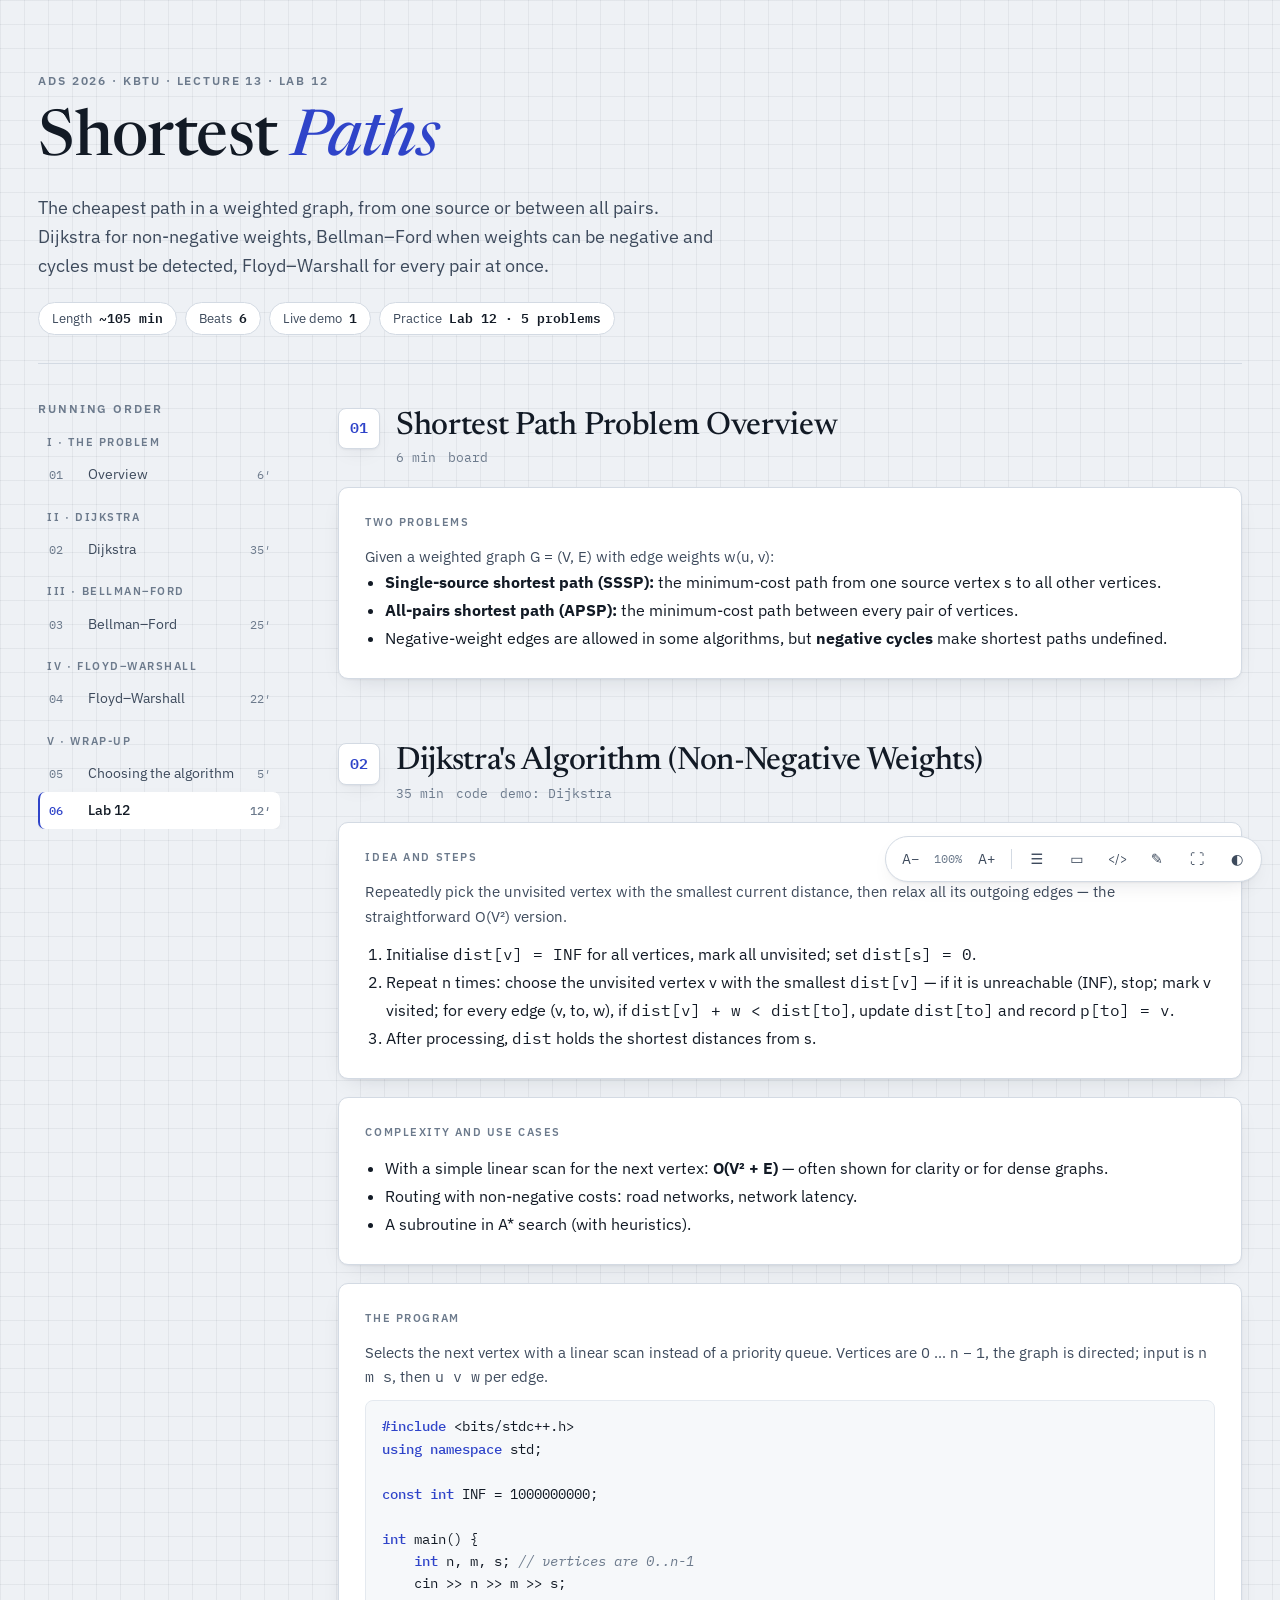
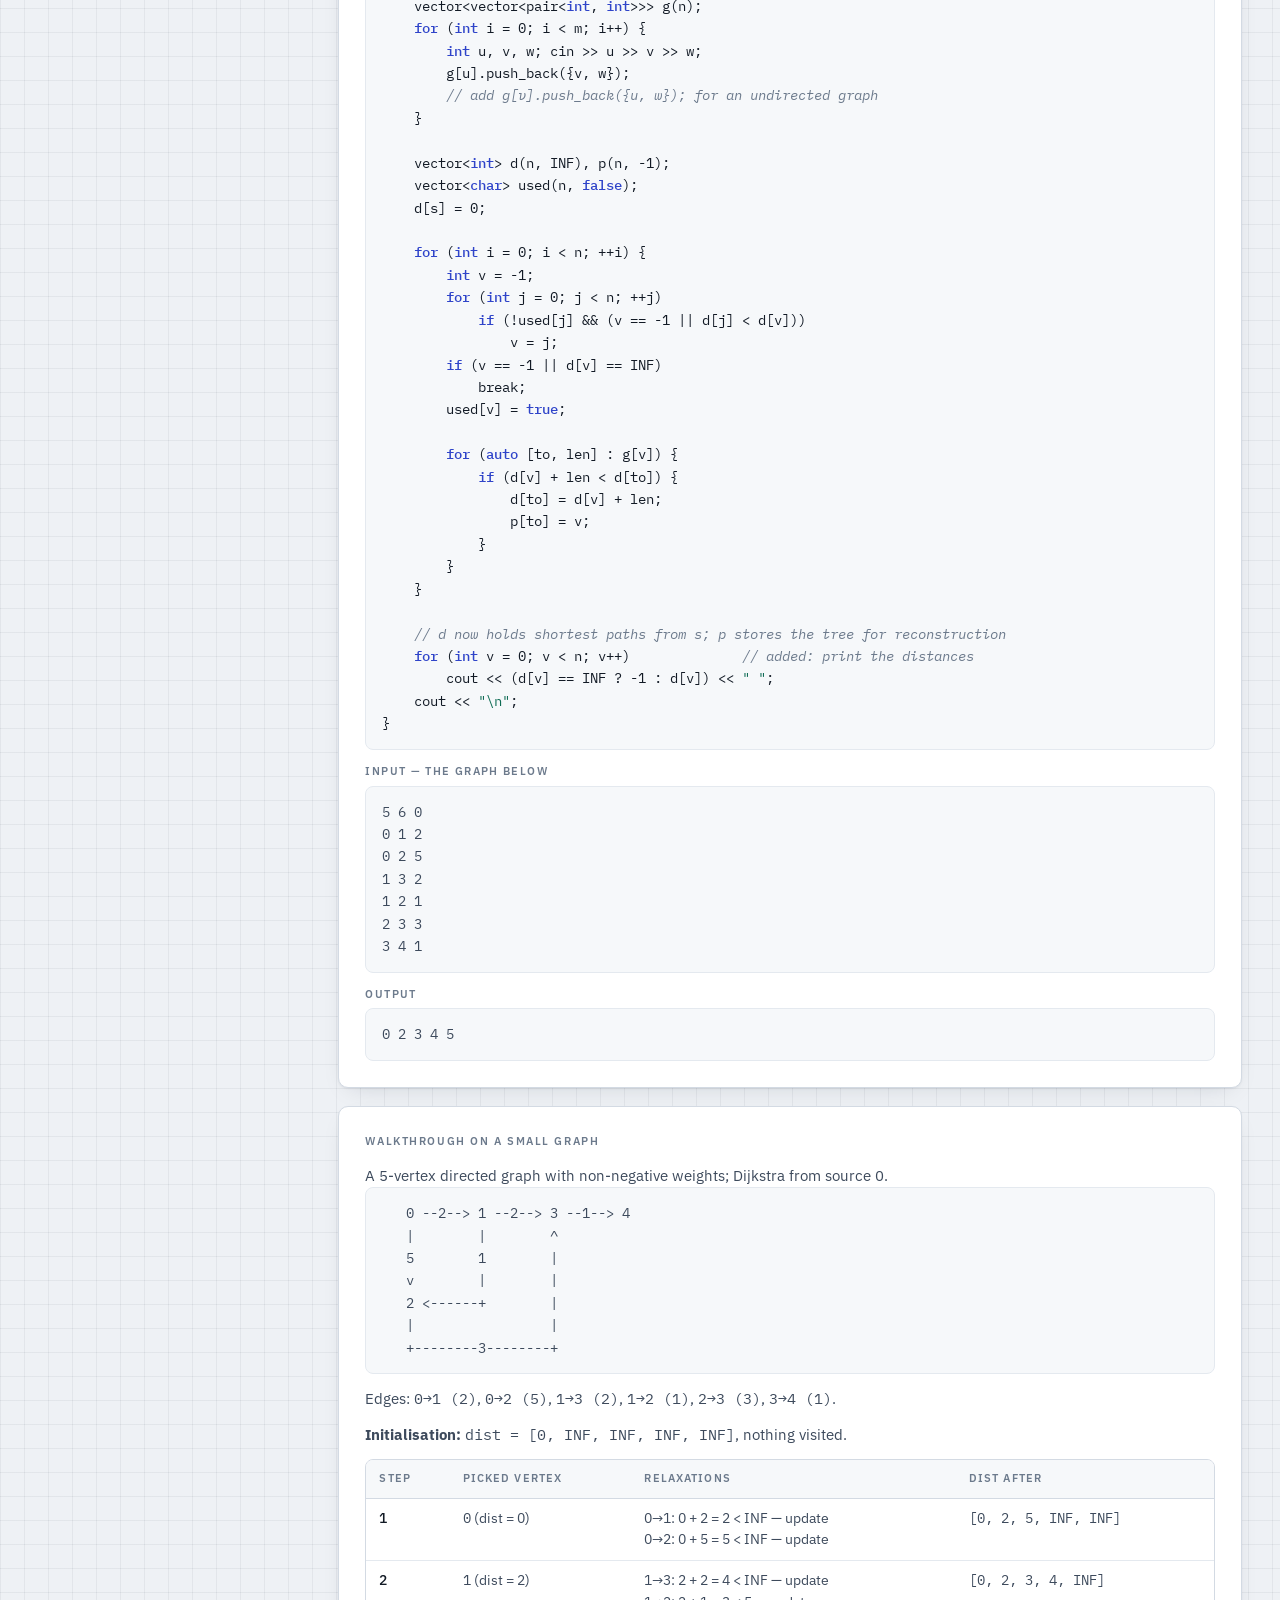
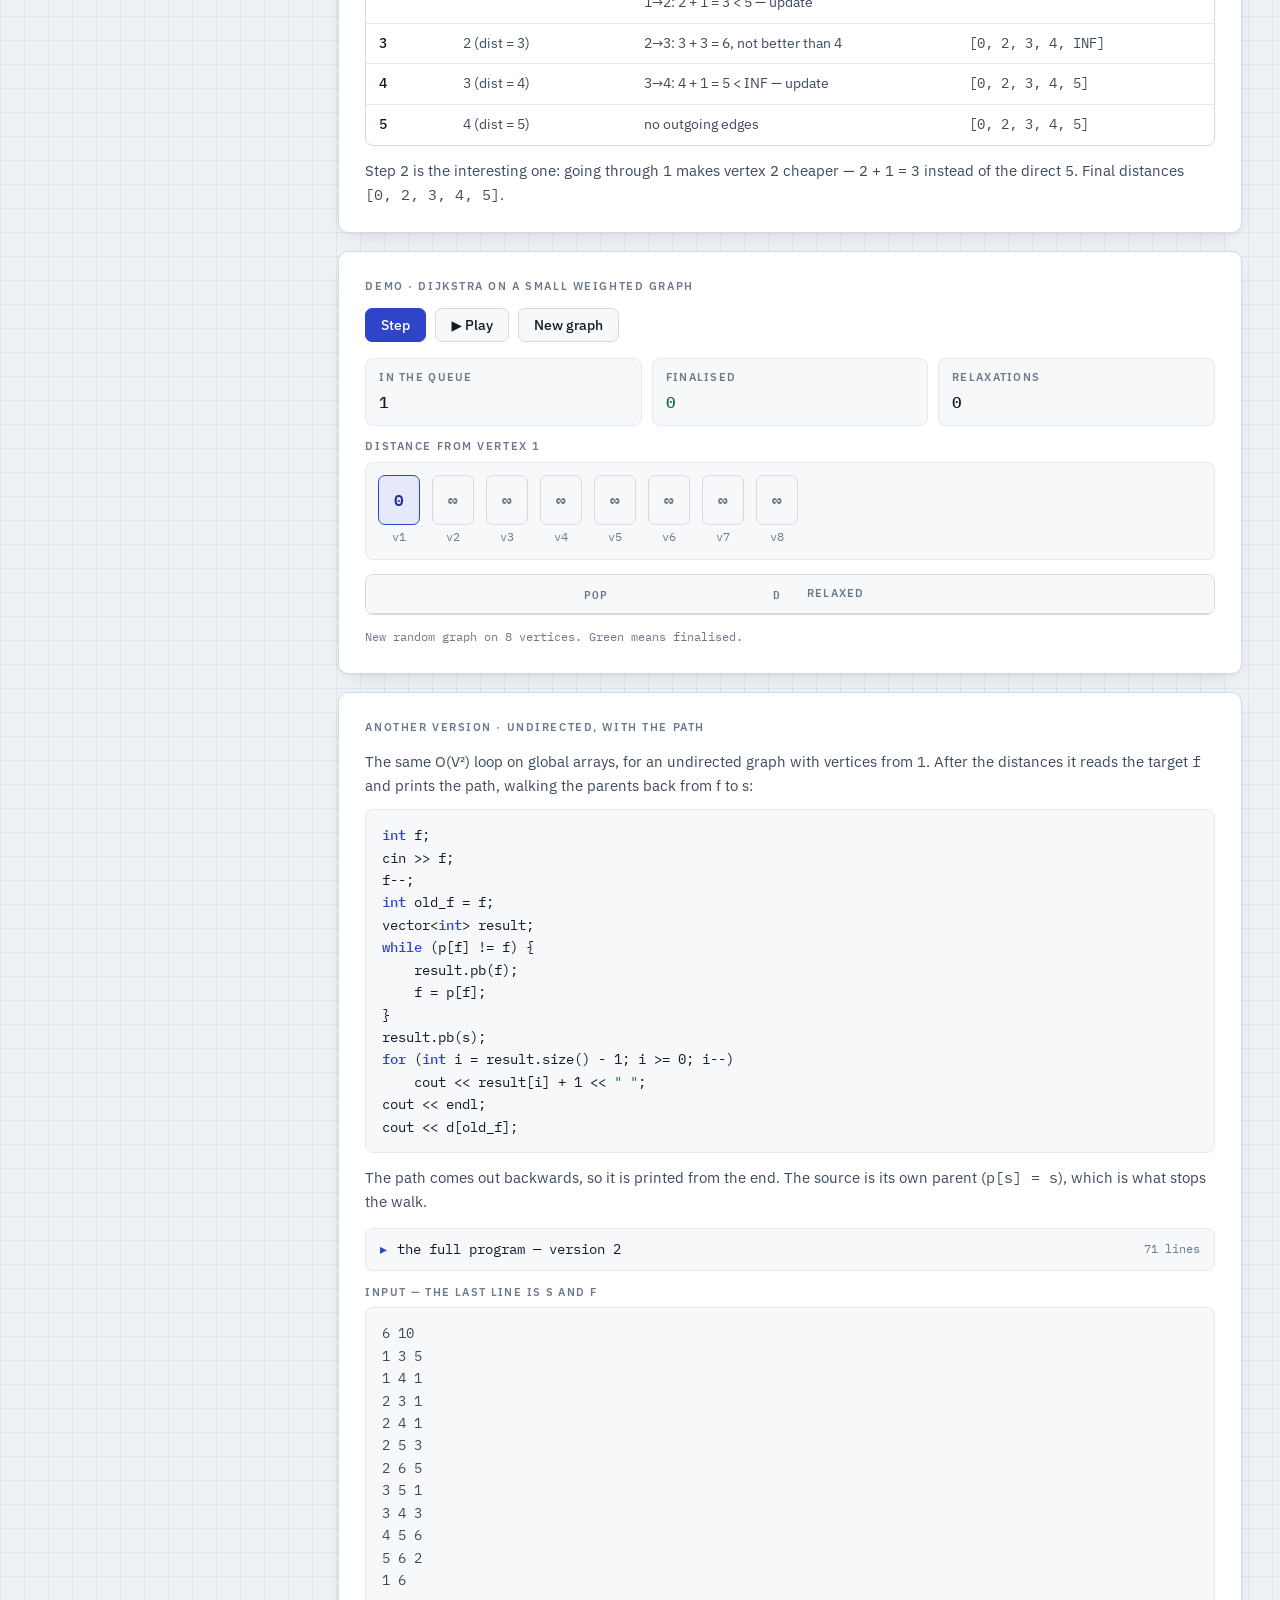
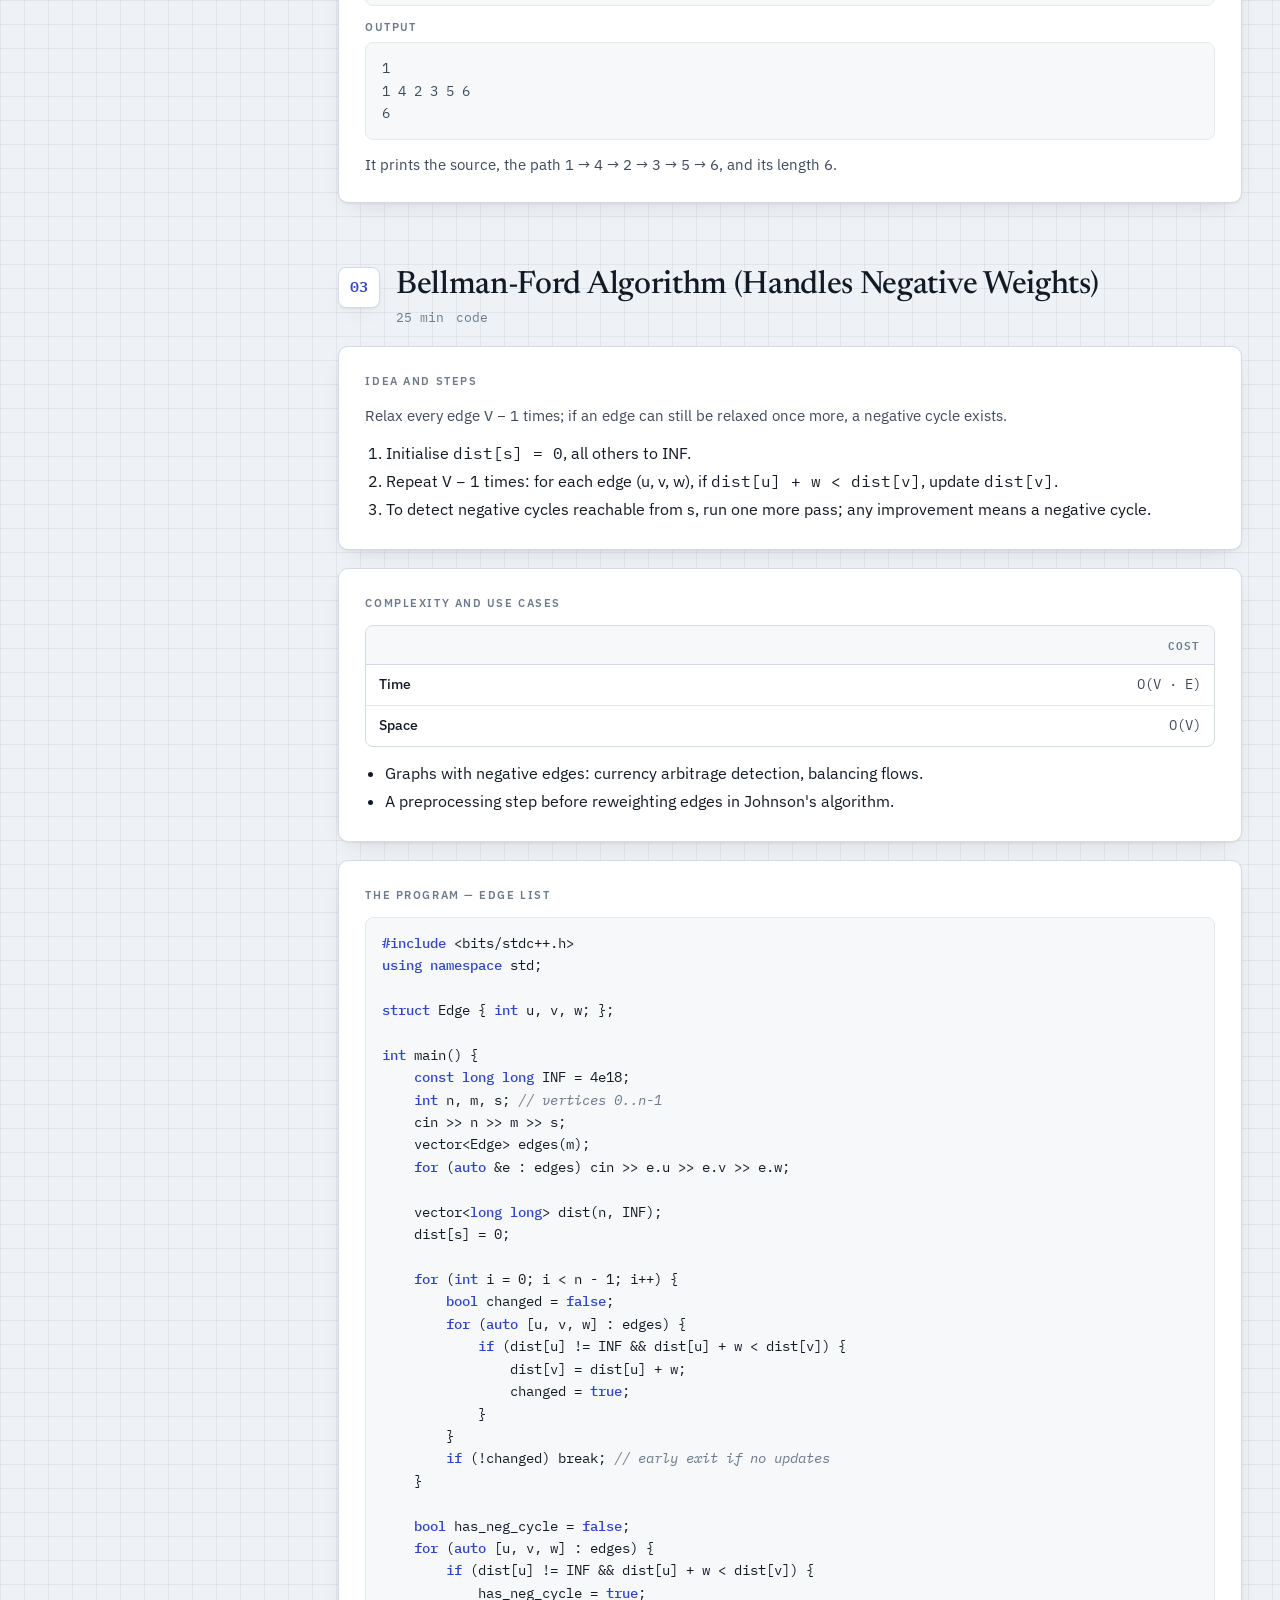
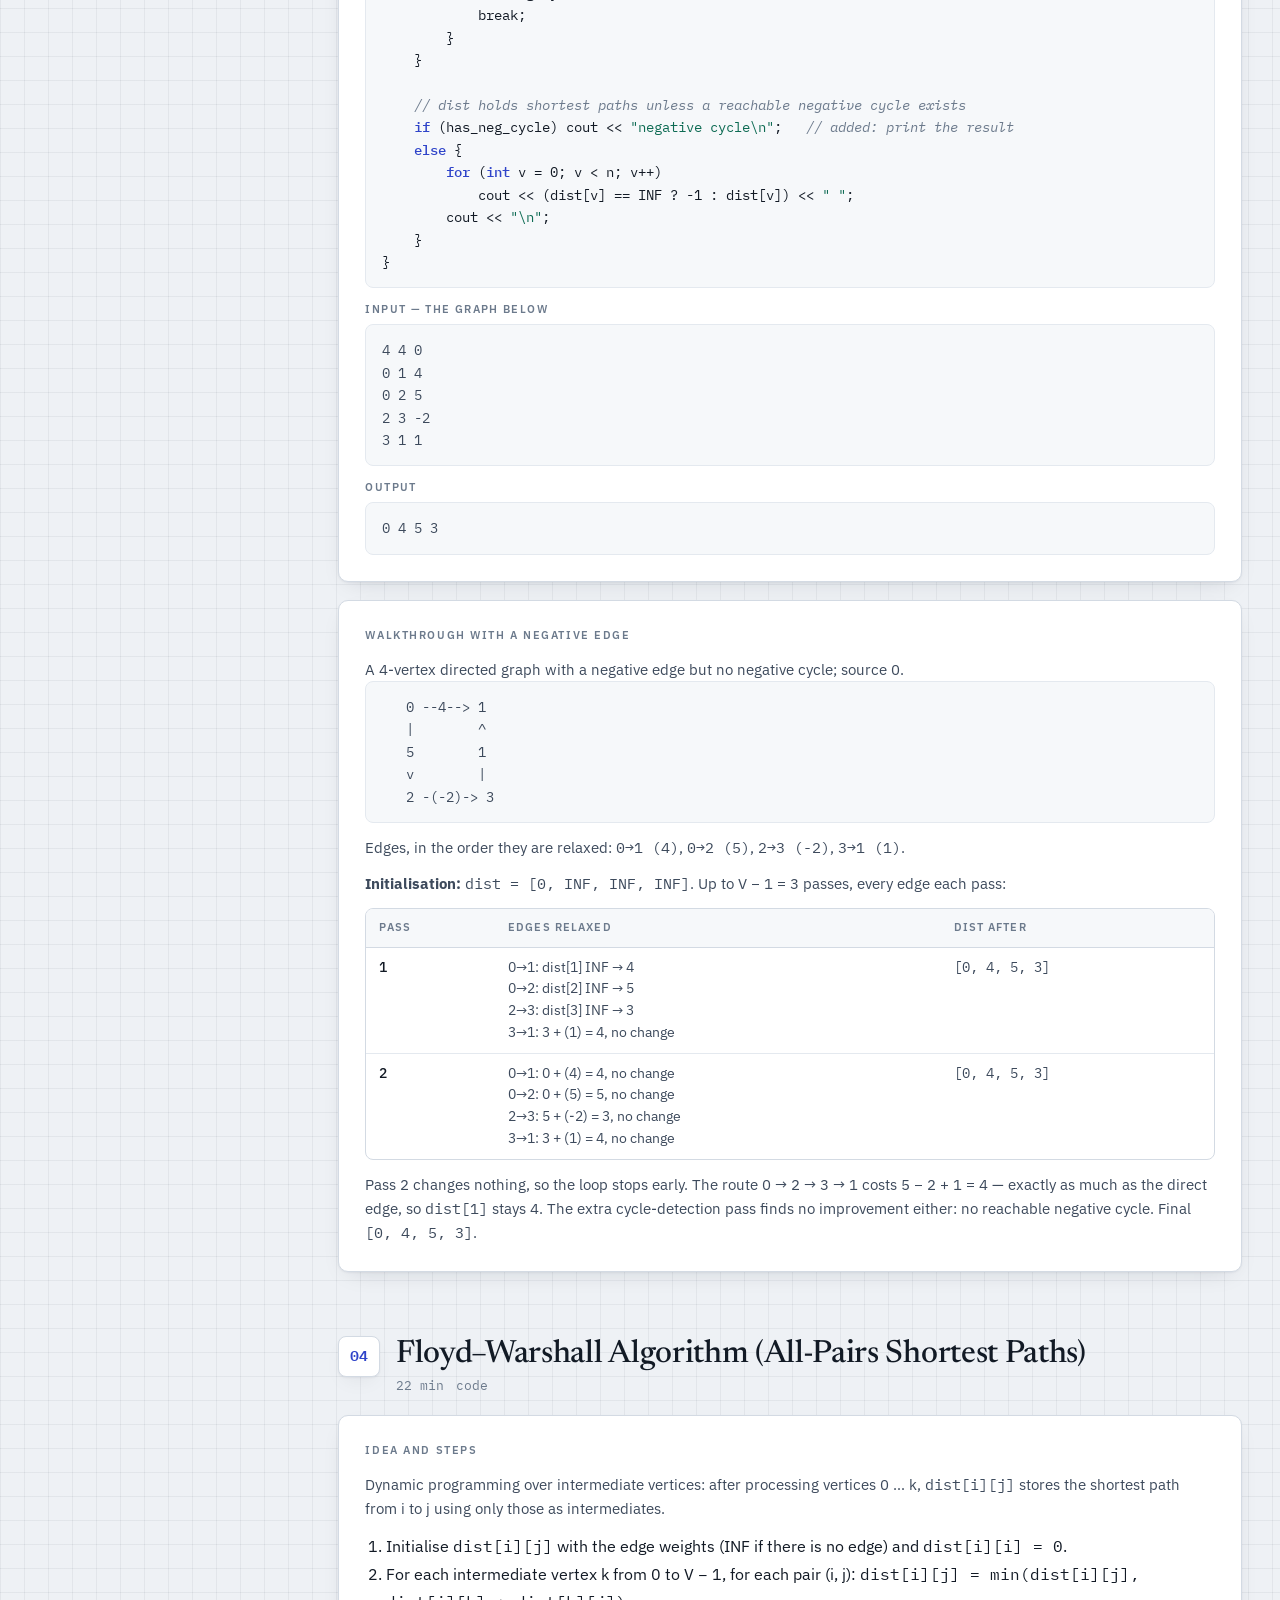
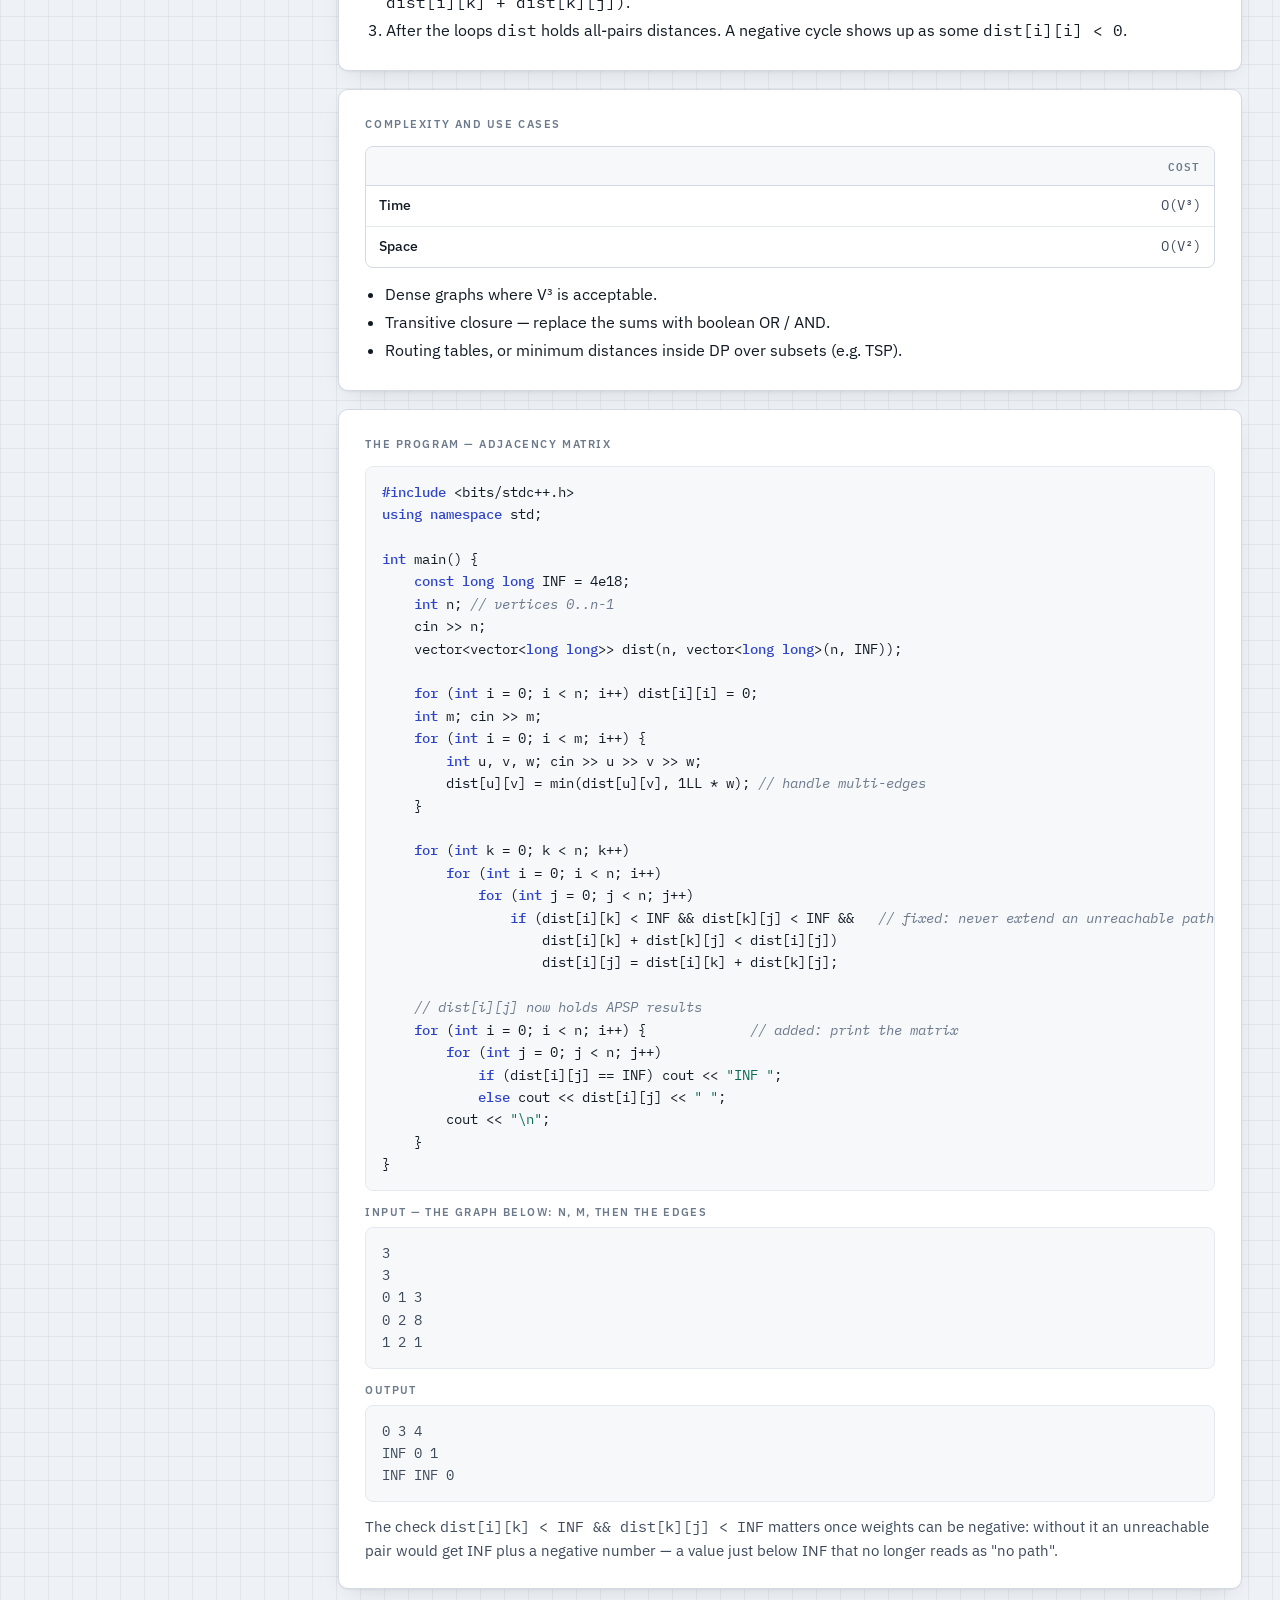
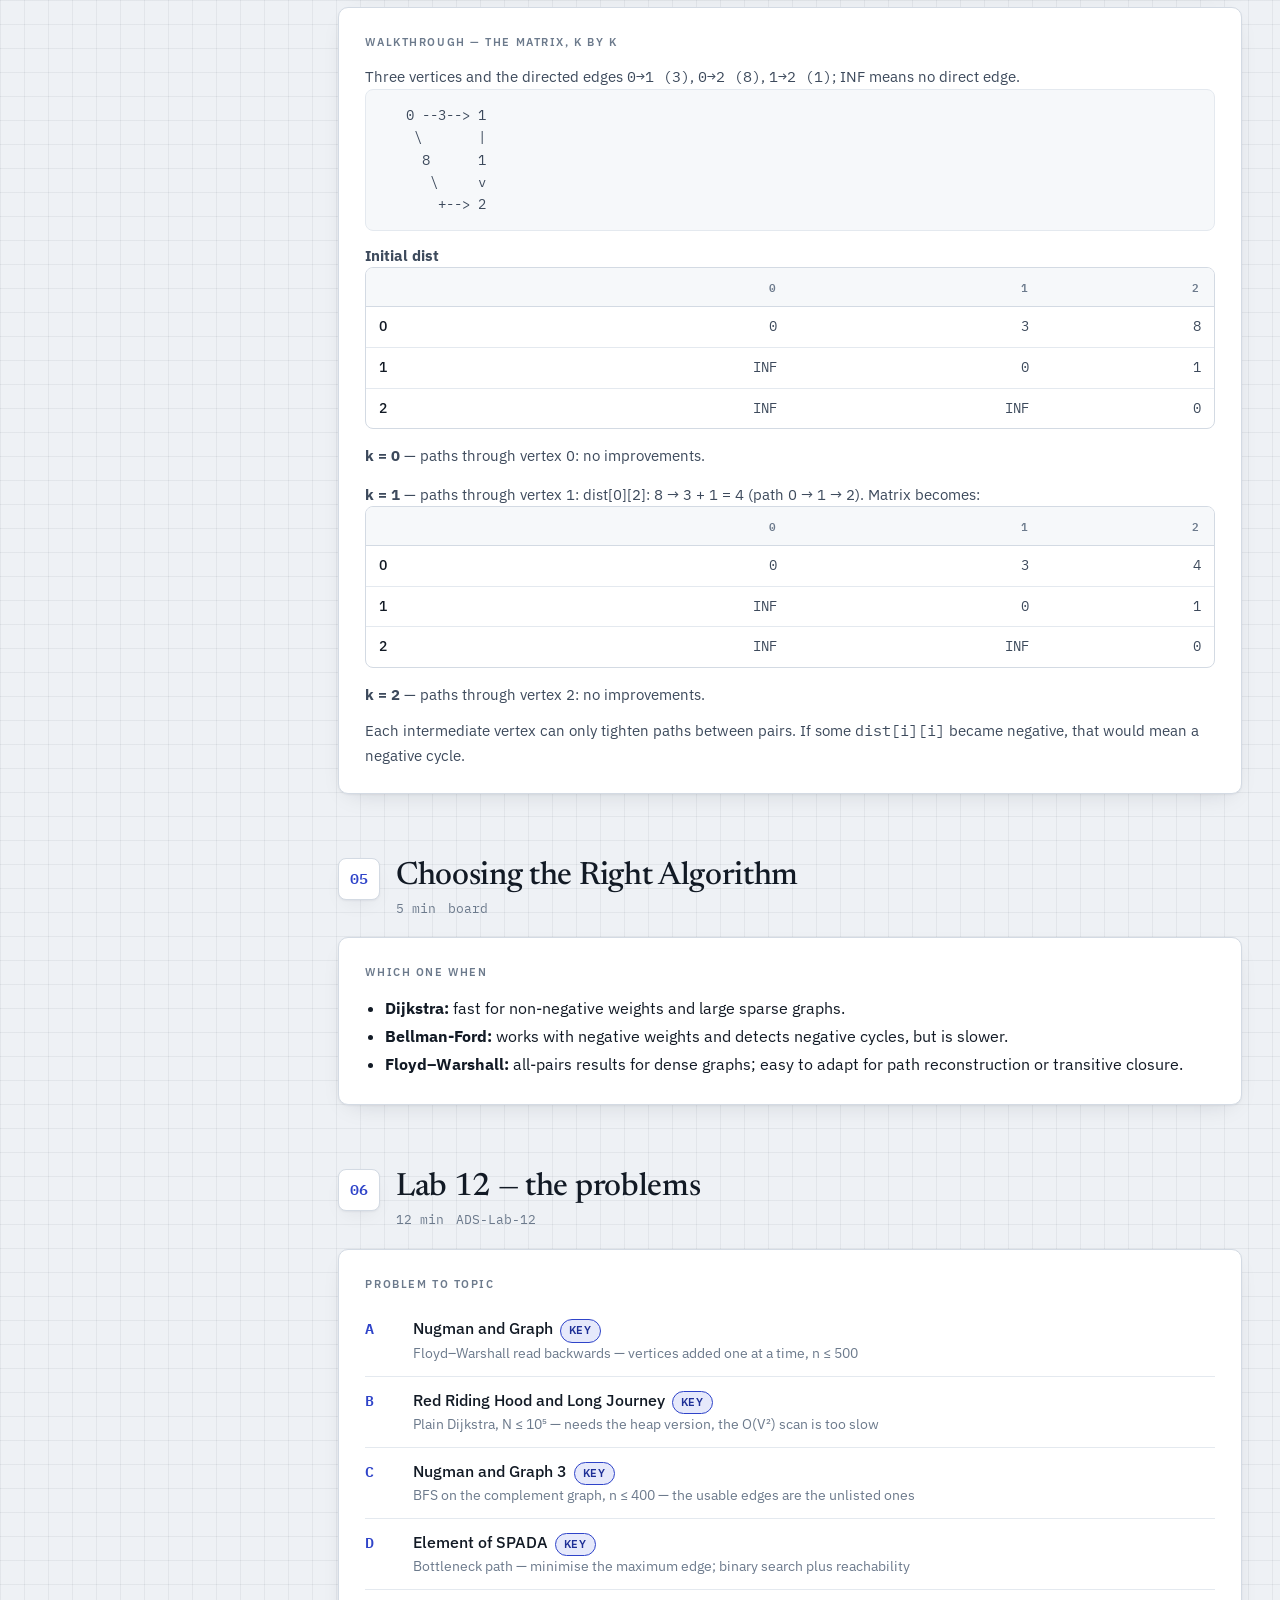
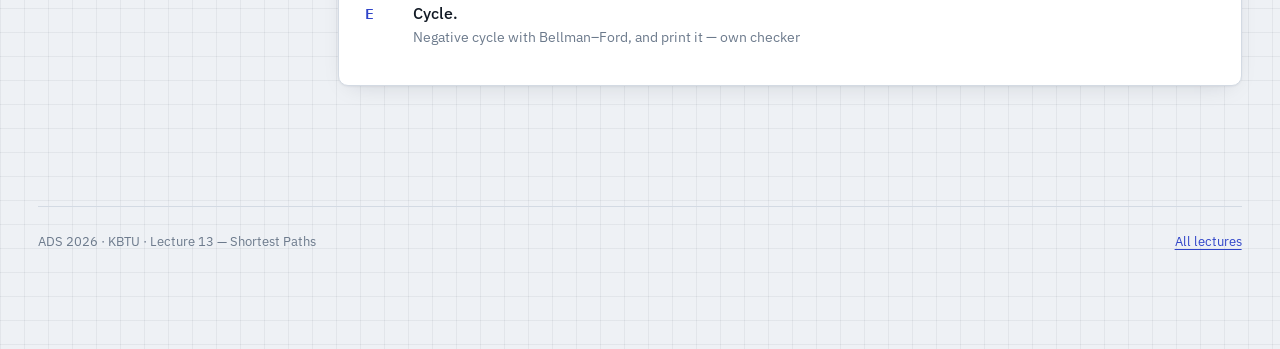
<file: lab12.html>
<!doctype html>
<html lang="en"><head>
<meta charset="utf-8">
<meta name="viewport" content="width=device-width,initial-scale=1">
<title>Shortest Paths</title>
<link rel="preconnect" href="https://fonts.googleapis.com">
<link rel="preconnect" href="https://fonts.gstatic.com" crossorigin>
<link rel="stylesheet" href="https://fonts.googleapis.com/css2?family=IBM+Plex+Mono:wght@400;500;600&family=IBM+Plex+Sans:wght@400;500;600&family=Newsreader:ital,opsz,wght@0,6..72,400;0,6..72,500;0,6..72,600;1,6..72,400&display=swap">
<link rel="stylesheet" href="assets/notes.css?v=202611132233">
<link rel="stylesheet" href="assets/present.css?v=202611132233">
<link rel="stylesheet" href="assets/cpp.css?v=202611132233">
</head><body>
<div class="wrap">

<header class="masthead">
  <div class="eyebrow">ADS 2026 · KBTU · Lecture 13 · Lab 12</div>
  <h1>Shortest <em>Paths</em></h1>
  <p class="dek">The cheapest path in a weighted graph, from one source or between all pairs. Dijkstra for non-negative weights, Bellman–Ford when weights can be negative and cycles must be detected, Floyd–Warshall for every pair at once.</p>
  <div class="facts"><span class="fact">Length <b>~105 min</b></span><span class="fact">Beats <b>6</b></span><span class="fact">Live demo <b>1</b></span><span class="fact">Practice <b>Lab 12 · 5 problems</b></span></div>
</header>

<div class="cols">

<nav class="rail" aria-label="Running order">
  <div class="rail-h">Running order</div>
  <div class="part">I · The problem</div>
  <ol>
    <li><a href="#b1"><span class="n">01</span><span>Overview</span><span class="t">6′</span></a></li>
  </ol>
  <div class="part">II · Dijkstra</div>
  <ol>
    <li><a href="#b2"><span class="n">02</span><span>Dijkstra</span><span class="t">35′</span></a></li>
  </ol>
  <div class="part">III · Bellman–Ford</div>
  <ol>
    <li><a href="#b3"><span class="n">03</span><span>Bellman–Ford</span><span class="t">25′</span></a></li>
  </ol>
  <div class="part">IV · Floyd–Warshall</div>
  <ol>
    <li><a href="#b4"><span class="n">04</span><span>Floyd–Warshall</span><span class="t">22′</span></a></li>
  </ol>
  <div class="part">V · Wrap-up</div>
  <ol>
    <li><a href="#b5"><span class="n">05</span><span>Choosing the algorithm</span><span class="t">5′</span></a></li>
    <li><a href="#b6"><span class="n">06</span><span>Lab 12</span><span class="t">12′</span></a></li>
  </ol>
</nav>

<main>
<section class="beat" id="b1">
  <div class="beat-head">
    <div class="beat-n">01</div>
    <div>
      <h2>Shortest Path Problem Overview</h2>
      <div class="sub"><span>6 min</span> <span>board</span></div>
    </div>
  </div>
  <div class="stack">
    <div class="card pad board"><h4>Two problems</h4><p>Given a weighted graph G = (V, E) with edge weights w(u, v):</p><ul style="margin:0;padding-left:1.2em;line-height:1.75"><li><strong>Single-source shortest path (SSSP):</strong> the minimum-cost path from one source vertex s to all other vertices.</li><li><strong>All-pairs shortest path (APSP):</strong> the minimum-cost path between every pair of vertices.</li><li>Negative-weight edges are allowed in some algorithms, but <strong>negative cycles</strong> make shortest paths undefined.</li></ul></div>
  </div>
</section>

<section class="beat" id="b2">
  <div class="beat-head">
    <div class="beat-n">02</div>
    <div>
      <h2>Dijkstra's Algorithm (Non-Negative Weights)</h2>
      <div class="sub"><span>35 min</span> <span>code</span> <span>demo: Dijkstra</span></div>
    </div>
  </div>
  <div class="stack">
    <div class="card pad board"><h4>Idea and steps</h4><p>Repeatedly pick the unvisited vertex with the smallest current distance, then relax all its outgoing edges — the straightforward O(V²) version.</p><ol style="margin:12px 0 0;padding-left:1.3em;line-height:1.75"><li>Initialise <code>dist[v] = INF</code> for all vertices, mark all unvisited; set <code>dist[s] = 0</code>.</li><li>Repeat n times: choose the unvisited vertex v with the smallest <code>dist[v]</code> — if it is unreachable (INF), stop; mark v visited; for every edge (v, to, w), if <code>dist[v] + w &lt; dist[to]</code>, update <code>dist[to]</code> and record <code>p[to] = v</code>.</li><li>After processing, <code>dist</code> holds the shortest distances from s.</li></ol></div>
    <div class="card pad board"><h4>Complexity and use cases</h4><ul style="margin:0;padding-left:1.2em;line-height:1.75"><li>With a simple linear scan for the next vertex: <strong>O(V² + E)</strong> — often shown for clarity or for dense graphs.</li><li>Routing with non-negative costs: road networks, network latency.</li><li>A subroutine in A* search (with heuristics).</li></ul></div>
    <div class="card pad board"><h4>The program</h4><p>Selects the next vertex with a linear scan instead of a priority queue. Vertices are 0 … n − 1, the graph is directed; input is <span class="mono">n m s</span>, then <span class="mono">u v w</span> per edge.</p><div style="margin-top:12px"></div><pre><span class="k">#include</span> &lt;bits/stdc++.h&gt;
<span class="k">using</span> <span class="k">namespace</span> std;

<span class="k">const</span> <span class="k">int</span> INF = 1000000000;

<span class="k">int</span> main() {
    <span class="k">int</span> n, m, s; <span class="c">// vertices are 0..n-1</span>
    cin &gt;&gt; n &gt;&gt; m &gt;&gt; s;
    vector&lt;vector&lt;pair&lt;<span class="k">int</span>, <span class="k">int</span>&gt;&gt;&gt; g(n);
    <span class="k">for</span> (<span class="k">int</span> i = 0; i &lt; m; i++) {
        <span class="k">int</span> u, v, w; cin &gt;&gt; u &gt;&gt; v &gt;&gt; w;
        g[u].push_back({v, w});
        <span class="c">// add g[v].push_back({u, w}); for an undirected graph</span>
    }

    vector&lt;<span class="k">int</span>&gt; d(n, INF), p(n, -1);
    vector&lt;<span class="k">char</span>&gt; used(n, <span class="k">false</span>);
    d[s] = 0;

    <span class="k">for</span> (<span class="k">int</span> i = 0; i &lt; n; ++i) {
        <span class="k">int</span> v = -1;
        <span class="k">for</span> (<span class="k">int</span> j = 0; j &lt; n; ++j)
            <span class="k">if</span> (!used[j] &amp;&amp; (v == -1 || d[j] &lt; d[v]))
                v = j;
        <span class="k">if</span> (v == -1 || d[v] == INF)
            break;
        used[v] = <span class="k">true</span>;

        <span class="k">for</span> (<span class="k">auto</span> [to, len] : g[v]) {
            <span class="k">if</span> (d[v] + len &lt; d[to]) {
                d[to] = d[v] + len;
                p[to] = v;
            }
        }
    }

    <span class="c">// d now holds shortest paths from s; p stores the tree for reconstruction</span>
    <span class="k">for</span> (<span class="k">int</span> v = 0; v &lt; n; v++)              <span class="c">// added: print the distances</span>
        cout &lt;&lt; (d[v] == INF ? -1 : d[v]) &lt;&lt; <span class="s">" "</span>;
    cout &lt;&lt; <span class="s">"\n"</span>;
}</pre><div class="out-lbl">input — the graph below</div><pre class="out">5 6 0
0 1 2
0 2 5
1 3 2
1 2 1
2 3 3
3 4 1</pre><div class="out-lbl">output</div><pre class="out">0 2 3 4 5</pre></div>
    <div class="card pad board"><h4>Walkthrough on a small graph</h4><p>A 5-vertex directed graph with non-negative weights; Dijkstra from source 0.</p><pre class="out">   0 --2--&gt; 1 --2--&gt; 3 --1--&gt; 4
   |        |        ^
   5        1        |
   v        |        |
   2 &lt;------+        |
   |                 |
   +--------3--------+</pre><p style="margin-top:12px">Edges: <span class="mono">0→1 (2)</span>, <span class="mono">0→2 (5)</span>, <span class="mono">1→3 (2)</span>, <span class="mono">1→2 (1)</span>, <span class="mono">2→3 (3)</span>, <span class="mono">3→4 (1)</span>.</p><p style="margin-top:12px"><strong>Initialisation:</strong> <span class="mono">dist = [0, INF, INF, INF, INF]</span>, nothing visited.</p><div style="margin-top:12px"></div><div class="tw"><table><thead><tr><th>Step</th><th>Picked vertex</th><th>Relaxations</th><th>dist after</th></tr></thead><tbody><tr><td class="k">1</td><td><span class="mono">0</span> (dist = 0)</td><td>0→1: 0 + 2 = 2 &lt; INF — update<br>0→2: 0 + 5 = 5 &lt; INF — update</td><td><span class="mono">[0, 2, 5, INF, INF]</span></td></tr><tr><td class="k">2</td><td><span class="mono">1</span> (dist = 2)</td><td>1→3: 2 + 2 = 4 &lt; INF — update<br>1→2: 2 + 1 = 3 &lt; 5 — update</td><td><span class="mono">[0, 2, 3, 4, INF]</span></td></tr><tr><td class="k">3</td><td><span class="mono">2</span> (dist = 3)</td><td>2→3: 3 + 3 = 6, not better than 4</td><td><span class="mono">[0, 2, 3, 4, INF]</span></td></tr><tr><td class="k">4</td><td><span class="mono">3</span> (dist = 4)</td><td>3→4: 4 + 1 = 5 &lt; INF — update</td><td><span class="mono">[0, 2, 3, 4, 5]</span></td></tr><tr><td class="k">5</td><td><span class="mono">4</span> (dist = 5)</td><td>no outgoing edges</td><td><span class="mono">[0, 2, 3, 4, 5]</span></td></tr></tbody></table></div><p style="margin-top:12px">Step 2 is the interesting one: going through 1 makes vertex 2 cheaper — 2 + 1 = 3 instead of the direct 5. Final distances <span class="mono">[0, 2, 3, 4, 5]</span>.</p></div>
    <div class="card pad demo"><h4>Demo · Dijkstra on a small weighted graph</h4><div class="ctl"><button class="pri" id="djstep">Step</button><button id="djplay">▶ Play</button><button id="djreset">New graph</button></div><div class="readout" style="margin-top:0;margin-bottom:12px"><div class="stat"><div class="lab">in the queue</div><div class="val" id="djq">0</div></div><div class="stat good"><div class="lab">finalised</div><div class="val" id="djf">0</div></div><div class="stat"><div class="lab">relaxations</div><div class="val" id="djr">0</div></div></div><div style="font-size:.7rem;letter-spacing:.14em;text-transform:uppercase;color:var(--ink-3);font-weight:600;margin-bottom:6px">distance from vertex 1</div><div class="track" id="djtrack" style="flex-wrap:wrap"></div><div class="steps" style="margin-top:14px"><table><thead><tr><th class="n">pop</th><th class="n">d</th><th>relaxed</th></tr></thead><tbody id="djsteps"></tbody></table></div><div class="log" id="djlog">Green means finalised — its distance can no longer change.</div></div>
    <div class="card pad board"><h4>Another version · undirected, with the path</h4><p>The same O(V²) loop on global arrays, for an undirected graph with vertices from 1. After the distances it reads the target <span class="mono">f</span> and prints the path, walking the parents back from f to s:</p><div style="margin-top:12px"></div><pre><span class="k">int</span> f;
cin &gt;&gt; f;
f--;
<span class="k">int</span> old_f = f;
vector&lt;<span class="k">int</span>&gt; result;
<span class="k">while</span> (p[f] != f) {
    result.pb(f);
    f = p[f];
}
result.pb(s);
<span class="k">for</span> (<span class="k">int</span> i = result.size() - 1; i &gt;= 0; i--) 
    cout &lt;&lt; result[i] + 1 &lt;&lt; <span class="s">" "</span>;
cout &lt;&lt; endl;
cout &lt;&lt; d[old_f];</pre><p style="margin-top:12px">The path comes out backwards, so it is printed from the end. The source is its own parent (<code>p[s] = s</code>), which is what stops the walk.</p><div style="margin-top:14px"><details class="code"><summary>the full program — version 2<span class="lines">71 lines</span></summary><pre><span class="k">#include</span> &lt;iostream&gt;
<span class="k">#include</span> &lt;vector&gt;
#define pb push_back
#define mp make_pair
#define f first
#define s second 

<span class="k">using</span> <span class="k">namespace</span> std;
vector&lt;pair&lt;<span class="k">int</span>, <span class="k">int</span>&gt; &gt; g[100];
<span class="k">int</span> INF = 100000;
<span class="k">int</span> d[100];
<span class="k">int</span> p[100];
<span class="k">int</span> u[100];
<span class="k">int</span> n, m, x, y, w, s;

<span class="k">int</span> main() {
    cin &gt;&gt; n &gt;&gt; m;
    <span class="k">for</span> (<span class="k">int</span> i = 0; i &lt; m; i++) {
        cin &gt;&gt; x &gt;&gt; y &gt;&gt; w;
        x--;
        y--;
        g[x].pb(mp(y, w));
        g[y].pb(mp(x, w));
    }
    <span class="k">for</span> (<span class="k">int</span> i = 0; i &lt; n; i++)
        d[i] = INF;
    cin &gt;&gt; s; 
    cout &lt;&lt; s &lt;&lt; endl;
    s--;
    d[s] = 0;
    p[s] = s;
    <span class="k">for</span> (<span class="k">int</span> i = 0; i &lt; n; i++) {
        <span class="k">int</span> v = -1;
        <span class="k">for</span> (<span class="k">int</span> j = 0; j &lt; n; j++)
            <span class="k">if</span> (u[j] == 0)
                <span class="k">if</span> (v == -1 || d[v] &gt; d[j])
                    v = j;
        u[v] = <span class="k">true</span>; <span class="c">// S ------&gt; V (d[v]) ---W-- to (d[to])</span>
                     <span class="c">// S ----------------------&gt; to (d[to])</span>
        <span class="k">for</span> (<span class="k">int</span> j = 0; j &lt; g[v].size(); j++) {
            <span class="k">int</span> to = g[v][j].f;
            <span class="k">int</span> w = g[v][j].s;
            <span class="k">if</span> (u[to] == 0 &amp;&amp; d[to] &gt; d[v] + w) {
                d[to] = d[v] + w;
                p[to] = v;
            }
        }
    }
    <span class="c">// for (int i = 0; i &lt; n; i++) {</span>
    <span class="c">//     cout &lt;&lt; d[i] &lt;&lt; " ";</span>
    <span class="c">// }</span>
    <span class="c">// cout &lt;&lt; endl;</span>
    <span class="c">// for (int i = 0; i &lt; n; i++) {</span>
    <span class="c">//     cout &lt;&lt; p[i] + 1 &lt;&lt; " ";</span>
    <span class="c">// }</span>
    <span class="k">int</span> f;
    cin &gt;&gt; f;
    f--;
    <span class="k">int</span> old_f = f;
    vector&lt;<span class="k">int</span>&gt; result;
    <span class="k">while</span> (p[f] != f) {
        result.pb(f);
        f = p[f];
    }
    result.pb(s);
    <span class="k">for</span> (<span class="k">int</span> i = result.size() - 1; i &gt;= 0; i--) 
        cout &lt;&lt; result[i] + 1 &lt;&lt; <span class="s">" "</span>;
    cout &lt;&lt; endl;
    cout &lt;&lt; d[old_f];
    <span class="k">return</span> 0;
}</pre></details></div><div class="out-lbl">input — the last line is s and f</div><pre class="out">6 10
1 3 5
1 4 1
2 3 1
2 4 1
2 5 3
2 6 5
3 5 1
3 4 3
4 5 6
5 6 2
1 6</pre><div class="out-lbl">output</div><pre class="out">1
1 4 2 3 5 6
6</pre><p style="margin-top:12px">It prints the source, the path 1 → 4 → 2 → 3 → 5 → 6, and its length 6.</p></div>
  </div>
</section>

<section class="beat" id="b3">
  <div class="beat-head">
    <div class="beat-n">03</div>
    <div>
      <h2>Bellman-Ford Algorithm (Handles Negative Weights)</h2>
      <div class="sub"><span>25 min</span> <span>code</span></div>
    </div>
  </div>
  <div class="stack">
    <div class="card pad board"><h4>Idea and steps</h4><p>Relax every edge V − 1 times; if an edge can still be relaxed once more, a negative cycle exists.</p><ol style="margin:12px 0 0;padding-left:1.3em;line-height:1.75"><li>Initialise <code>dist[s] = 0</code>, all others to INF.</li><li>Repeat V − 1 times: for each edge (u, v, w), if <code>dist[u] + w &lt; dist[v]</code>, update <code>dist[v]</code>.</li><li>To detect negative cycles reachable from s, run one more pass; any improvement means a negative cycle.</li></ol></div>
    <div class="card pad board"><h4>Complexity and use cases</h4><div class="tw"><table><thead><tr><th></th><th class="n">Cost</th></tr></thead><tbody><tr><td class="k">Time</td><td class="n">O(V · E)</td></tr><tr><td class="k">Space</td><td class="n">O(V)</td></tr></tbody></table></div><div style="margin-top:12px"></div><ul style="margin:0;padding-left:1.2em;line-height:1.75"><li>Graphs with negative edges: currency arbitrage detection, balancing flows.</li><li>A preprocessing step before reweighting edges in Johnson's algorithm.</li></ul></div>
    <div class="card pad board"><h4>The program — edge list</h4><pre><span class="k">#include</span> &lt;bits/stdc++.h&gt;
<span class="k">using</span> <span class="k">namespace</span> std;

<span class="k">struct</span> Edge { <span class="k">int</span> u, v, w; };

<span class="k">int</span> main() {
    <span class="k">const</span> <span class="k">long</span> <span class="k">long</span> INF = 4e18;
    <span class="k">int</span> n, m, s; <span class="c">// vertices 0..n-1</span>
    cin &gt;&gt; n &gt;&gt; m &gt;&gt; s;
    vector&lt;Edge&gt; edges(m);
    <span class="k">for</span> (<span class="k">auto</span> &amp;e : edges) cin &gt;&gt; e.u &gt;&gt; e.v &gt;&gt; e.w;

    vector&lt;<span class="k">long</span> <span class="k">long</span>&gt; dist(n, INF);
    dist[s] = 0;

    <span class="k">for</span> (<span class="k">int</span> i = 0; i &lt; n - 1; i++) {
        <span class="k">bool</span> changed = <span class="k">false</span>;
        <span class="k">for</span> (<span class="k">auto</span> [u, v, w] : edges) {
            <span class="k">if</span> (dist[u] != INF &amp;&amp; dist[u] + w &lt; dist[v]) {
                dist[v] = dist[u] + w;
                changed = <span class="k">true</span>;
            }
        }
        <span class="k">if</span> (!changed) break; <span class="c">// early exit if no updates</span>
    }

    <span class="k">bool</span> has_neg_cycle = <span class="k">false</span>;
    <span class="k">for</span> (<span class="k">auto</span> [u, v, w] : edges) {
        <span class="k">if</span> (dist[u] != INF &amp;&amp; dist[u] + w &lt; dist[v]) {
            has_neg_cycle = <span class="k">true</span>;
            break;
        }
    }

    <span class="c">// dist holds shortest paths unless a reachable negative cycle exists</span>
    <span class="k">if</span> (has_neg_cycle) cout &lt;&lt; <span class="s">"negative cycle\n"</span>;   <span class="c">// added: print the result</span>
    <span class="k">else</span> {
        <span class="k">for</span> (<span class="k">int</span> v = 0; v &lt; n; v++)
            cout &lt;&lt; (dist[v] == INF ? -1 : dist[v]) &lt;&lt; <span class="s">" "</span>;
        cout &lt;&lt; <span class="s">"\n"</span>;
    }
}</pre><div class="out-lbl">input — the graph below</div><pre class="out">4 4 0
0 1 4
0 2 5
2 3 -2
3 1 1</pre><div class="out-lbl">output</div><pre class="out">0 4 5 3</pre></div>
    <div class="card pad board"><h4>Walkthrough with a negative edge</h4><p>A 4-vertex directed graph with a negative edge but no negative cycle; source 0.</p><pre class="out">   0 --4--&gt; 1
   |        ^
   5        1
   v        |
   2 -(-2)-&gt; 3</pre><p style="margin-top:12px">Edges, in the order they are relaxed: <span class="mono">0→1 (4)</span>, <span class="mono">0→2 (5)</span>, <span class="mono">2→3 (-2)</span>, <span class="mono">3→1 (1)</span>.</p><p style="margin-top:12px"><strong>Initialisation:</strong> <span class="mono">dist = [0, INF, INF, INF]</span>. Up to V − 1 = 3 passes, every edge each pass:</p><div style="margin-top:12px"></div><div class="tw"><table><thead><tr><th>Pass</th><th>Edges relaxed</th><th>dist after</th></tr></thead><tbody><tr><td class="k">1</td><td>0→1: dist[1] INF → 4<br>0→2: dist[2] INF → 5<br>2→3: dist[3] INF → 3<br>3→1: 3 + (1) = 4, no change</td><td><span class="mono">[0, 4, 5, 3]</span></td></tr><tr><td class="k">2</td><td>0→1: 0 + (4) = 4, no change<br>0→2: 0 + (5) = 5, no change<br>2→3: 5 + (-2) = 3, no change<br>3→1: 3 + (1) = 4, no change</td><td><span class="mono">[0, 4, 5, 3]</span></td></tr></tbody></table></div><p style="margin-top:12px">Pass 2 changes nothing, so the loop stops early. The route 0 → 2 → 3 → 1 costs 5 − 2 + 1 = 4 — exactly as much as the direct edge, so <span class="mono">dist[1]</span> stays 4. The extra cycle-detection pass finds no improvement either: no reachable negative cycle. Final <span class="mono">[0, 4, 5, 3]</span>.</p></div>
  </div>
</section>

<section class="beat" id="b4">
  <div class="beat-head">
    <div class="beat-n">04</div>
    <div>
      <h2>Floyd–Warshall Algorithm (All-Pairs Shortest Paths)</h2>
      <div class="sub"><span>22 min</span> <span>code</span></div>
    </div>
  </div>
  <div class="stack">
    <div class="card pad board"><h4>Idea and steps</h4><p>Dynamic programming over intermediate vertices: after processing vertices 0 … k, <code>dist[i][j]</code> stores the shortest path from i to j using only those as intermediates.</p><ol style="margin:12px 0 0;padding-left:1.3em;line-height:1.75"><li>Initialise <code>dist[i][j]</code> with the edge weights (INF if there is no edge) and <code>dist[i][i] = 0</code>.</li><li>For each intermediate vertex k from 0 to V − 1, for each pair (i, j): <code>dist[i][j] = min(dist[i][j], dist[i][k] + dist[k][j])</code>.</li><li>After the loops <code>dist</code> holds all-pairs distances. A negative cycle shows up as some <code>dist[i][i] &lt; 0</code>.</li></ol></div>
    <div class="card pad board"><h4>Complexity and use cases</h4><div class="tw"><table><thead><tr><th></th><th class="n">Cost</th></tr></thead><tbody><tr><td class="k">Time</td><td class="n">O(V³)</td></tr><tr><td class="k">Space</td><td class="n">O(V²)</td></tr></tbody></table></div><div style="margin-top:12px"></div><ul style="margin:0;padding-left:1.2em;line-height:1.75"><li>Dense graphs where V³ is acceptable.</li><li>Transitive closure — replace the sums with boolean OR / AND.</li><li>Routing tables, or minimum distances inside DP over subsets (e.g. TSP).</li></ul></div>
    <div class="card pad board"><h4>The program — adjacency matrix</h4><pre><span class="k">#include</span> &lt;bits/stdc++.h&gt;
<span class="k">using</span> <span class="k">namespace</span> std;

<span class="k">int</span> main() {
    <span class="k">const</span> <span class="k">long</span> <span class="k">long</span> INF = 4e18;
    <span class="k">int</span> n; <span class="c">// vertices 0..n-1</span>
    cin &gt;&gt; n;
    vector&lt;vector&lt;<span class="k">long</span> <span class="k">long</span>&gt;&gt; dist(n, vector&lt;<span class="k">long</span> <span class="k">long</span>&gt;(n, INF));

    <span class="k">for</span> (<span class="k">int</span> i = 0; i &lt; n; i++) dist[i][i] = 0;
    <span class="k">int</span> m; cin &gt;&gt; m;
    <span class="k">for</span> (<span class="k">int</span> i = 0; i &lt; m; i++) {
        <span class="k">int</span> u, v, w; cin &gt;&gt; u &gt;&gt; v &gt;&gt; w;
        dist[u][v] = min(dist[u][v], 1LL * w); <span class="c">// handle multi-edges</span>
    }

    <span class="k">for</span> (<span class="k">int</span> k = 0; k &lt; n; k++)
        <span class="k">for</span> (<span class="k">int</span> i = 0; i &lt; n; i++)
            <span class="k">for</span> (<span class="k">int</span> j = 0; j &lt; n; j++)
                <span class="k">if</span> (dist[i][k] &lt; INF &amp;&amp; dist[k][j] &lt; INF &amp;&amp;   <span class="c">// fixed: never extend an unreachable path</span>
                    dist[i][k] + dist[k][j] &lt; dist[i][j])
                    dist[i][j] = dist[i][k] + dist[k][j];

    <span class="c">// dist[i][j] now holds APSP results</span>
    <span class="k">for</span> (<span class="k">int</span> i = 0; i &lt; n; i++) {             <span class="c">// added: print the matrix</span>
        <span class="k">for</span> (<span class="k">int</span> j = 0; j &lt; n; j++)
            <span class="k">if</span> (dist[i][j] == INF) cout &lt;&lt; <span class="s">"INF "</span>;
            <span class="k">else</span> cout &lt;&lt; dist[i][j] &lt;&lt; <span class="s">" "</span>;
        cout &lt;&lt; <span class="s">"\n"</span>;
    }
}</pre><div class="out-lbl">input — the graph below: n, m, then the edges</div><pre class="out">3
3
0 1 3
0 2 8
1 2 1</pre><div class="out-lbl">output</div><pre class="out">0 3 4
INF 0 1
INF INF 0</pre><p style="margin-top:12px">The check <code>dist[i][k] &lt; INF &amp;&amp; dist[k][j] &lt; INF</code> matters once weights can be negative: without it an unreachable pair would get INF plus a negative number — a value just below INF that no longer reads as "no path".</p></div>
    <div class="card pad board"><h4>Walkthrough — the matrix, k by k</h4><p>Three vertices and the directed edges <span class="mono">0→1 (3)</span>, <span class="mono">0→2 (8)</span>, <span class="mono">1→2 (1)</span>; INF means no direct edge.</p><pre class="out">   0 --3--&gt; 1
    \       |
     8      1
      \     v
       +--&gt; 2</pre><div style="margin-top:12px"></div><p><strong>Initial dist</strong></p><div class="tw"><table><thead><tr><th></th><th class="n">0</th><th class="n">1</th><th class="n">2</th></tr></thead><tbody><tr><td class="k">0</td><td class="n">0</td><td class="n">3</td><td class="n">8</td></tr><tr><td class="k">1</td><td class="n">INF</td><td class="n">0</td><td class="n">1</td></tr><tr><td class="k">2</td><td class="n">INF</td><td class="n">INF</td><td class="n">0</td></tr></tbody></table></div><p style="margin-top:14px"><strong>k = 0</strong> — paths through vertex 0: no improvements.</p><p style="margin-top:14px"><strong>k = 1</strong> — paths through vertex 1: dist[0][2]: 8 → 3 + 1 = 4 (path 0 → 1 → 2). Matrix becomes:</p><div class="tw"><table><thead><tr><th></th><th class="n">0</th><th class="n">1</th><th class="n">2</th></tr></thead><tbody><tr><td class="k">0</td><td class="n">0</td><td class="n">3</td><td class="n">4</td></tr><tr><td class="k">1</td><td class="n">INF</td><td class="n">0</td><td class="n">1</td></tr><tr><td class="k">2</td><td class="n">INF</td><td class="n">INF</td><td class="n">0</td></tr></tbody></table></div><p style="margin-top:14px"><strong>k = 2</strong> — paths through vertex 2: no improvements.</p><p style="margin-top:12px">Each intermediate vertex can only tighten paths between pairs. If some <code>dist[i][i]</code> became negative, that would mean a negative cycle.</p></div>
  </div>
</section>

<section class="beat" id="b5">
  <div class="beat-head">
    <div class="beat-n">05</div>
    <div>
      <h2>Choosing the Right Algorithm</h2>
      <div class="sub"><span>5 min</span> <span>board</span></div>
    </div>
  </div>
  <div class="stack">
    <div class="card pad board"><h4>Which one when</h4><ul style="margin:0;padding-left:1.2em;line-height:1.75"><li><strong>Dijkstra:</strong> fast for non-negative weights and large sparse graphs.</li><li><strong>Bellman-Ford:</strong> works with negative weights and detects negative cycles, but is slower.</li><li><strong>Floyd–Warshall:</strong> all-pairs results for dense graphs; easy to adapt for path reconstruction or transitive closure.</li></ul></div>
  </div>
</section>

<section class="beat" id="b6">
  <div class="beat-head">
    <div class="beat-n">06</div>
    <div>
      <h2>Lab 12 — the problems</h2>
      <div class="sub"><span>12 min</span> <span>ADS-Lab-12</span></div>
    </div>
  </div>
  <div class="stack">
    <div class="card pad board"><h4>Problem to topic</h4><div class="map-row"><span class="map-idx">A</span><div><span class="map-name">Nugman and Graph</span><span class="pill key">key</span><div class="map-why">Floyd–Warshall read backwards — vertices added one at a time, n ≤ 500</div></div></div>
<div class="map-row"><span class="map-idx">B</span><div><span class="map-name">Red Riding Hood and Long Journey</span><span class="pill key">key</span><div class="map-why">Plain Dijkstra, N ≤ 10⁵ — needs the heap version, the O(V²) scan is too slow</div></div></div>
<div class="map-row"><span class="map-idx">C</span><div><span class="map-name">Nugman and Graph 3</span><span class="pill key">key</span><div class="map-why">BFS on the complement graph, n ≤ 400 — the usable edges are the unlisted ones</div></div></div>
<div class="map-row"><span class="map-idx">D</span><div><span class="map-name">Element of SPADA</span><span class="pill key">key</span><div class="map-why">Bottleneck path — minimise the maximum edge; binary search plus reachability</div></div></div>
<div class="map-row"><span class="map-idx">E</span><div><span class="map-name">Cycle.</span><div class="map-why">Negative cycle with Bellman–Ford, and print it — own checker</div></div></div></div>
  </div>
</section>
</main>
</div>

<footer>
  <span>ADS 2026 · KBTU · Lecture 13 — Shortest Paths</span>
  <span><a href="index.html">All lectures</a></span>
</footer>
</div>

<button class="theme-btn" id="themeBtn" aria-label="Toggle theme" title="Toggle theme">◐</button>
<script src="assets/notes.js?v=202611132233"></script>
<script src="assets/present.js?v=202611132233"></script>
<script src="assets/cpp.js?v=202611132233"></script>
<script>

(function(){
var N=window.NOTES, el=N.el, on=N.on;
var V=8, adj=[], d=[], done=[], pq=[], rel=0, steps=0, dtimer=null;

function build(){
  adj=[]; for(var i=0;i<=V;i++) adj[i]=[];
  for(var u=1;u<=V;u++) for(var v=u+1;v<=V;v++) if(Math.random()<0.4){
    var w=1+Math.floor(Math.random()*15);
    adj[u].push([v,w]); adj[v].push([u,w]);
  }
  for(var u2=1;u2<V;u2++) if(!adj[u2].some(function(e){return e[0]===u2+1;})){
    var w2=1+Math.floor(Math.random()*15);
    adj[u2].push([u2+1,w2]); adj[u2+1].push([u2,w2]);
  }
  d=[]; done=[]; for(var i2=0;i2<=V;i2++){ d[i2]=Infinity; done[i2]=false; }
  d[1]=0; pq=[[0,1]]; rel=0; steps=0;
  el('djsteps').innerHTML='';
  el('djlog').textContent='New random graph on '+V+' vertices. Green means finalised.';
  paint();
}
function paint(){
  el('djtrack').innerHTML='';
  var h='';
  for(var v=1;v<=V;v++){
    var st = done[v] ? 'background:var(--prime-soft);border-color:var(--prime);color:var(--prime)'
           : (d[v]<Infinity ? 'background:var(--accent-soft);border-color:var(--accent);color:var(--accent-ink)'
           : 'background:var(--surface-2);border-color:var(--line);color:var(--ink-3)');
    h+='<div style="flex:none;text-align:center;margin-right:6px">'+
       '<div class="box" style="min-width:42px;'+st+'">'+(d[v]===Infinity?'∞':d[v])+'</div>'+
       '<div class="mono" style="font-size:.72rem;color:var(--ink-3);margin-top:3px">v'+v+'</div></div>';
  }
  el('djtrack').innerHTML=h;
  el('djq').textContent=pq.length;
  el('djf').textContent=done.filter(Boolean).length;
  el('djr').textContent=rel;
}
function step(){
  pq.sort(function(a,b){return a[0]-b[0];});
  while(pq.length && done[pq[0][1]]) pq.shift();
  if(!pq.length){ el('djlog').textContent='Queue empty — every reachable vertex is finalised.'; stop(); return false; }
  var top=pq.shift(), dv=top[0], v=top[1];
  done[v]=true; steps++;
  var touched=[];
  adj[v].forEach(function(e){
    var to=e[0], w=e[1];
    if(dv+w<d[to]){ d[to]=dv+w; pq.push([d[to],to]); rel++; touched.push('v'+to+'→'+d[to]); }
  });
  el('djsteps').innerHTML += '<tr><td class="n">v'+v+'</td><td class="n">'+dv+'</td>'+
    '<td class="mono" style="font-size:.78rem">'+(touched.join(', ')||'—')+'</td></tr>';
  el('djlog').textContent='Popped v'+v+' at distance '+dv+' — finalised. '+
    (touched.length?('Relaxed '+touched.length+' neighbour(s).'):'No neighbour improved.');
  paint(); return true;
}
function stop(){ if(dtimer){clearInterval(dtimer);dtimer=null;} el('djplay').textContent='▶ Play'; }
on('djstep','click',step);
on('djreset','click',function(){ stop(); build(); });
on('djplay','click',function(){
  if(dtimer){ stop(); return; }
  el('djplay').textContent='❚❚ Pause';
  dtimer=setInterval(function(){ if(!step()) stop(); },750);
});
build();
})();

</script>
</body></html>
</file>
<file: assets/notes.css>
/* извлечено из артефакта лекции 1 */
/* ---------- tokens: light is the base, both dark states re-map only tokens ---------- */
:root{
  --paper:#eef1f5;
  --surface:#ffffff;
  --surface-2:#f6f8fa;
  --line:#d3dae3;
  --line-soft:#e4e9ef;
  --ink:#121a25;
  --ink-2:#3d4a5c;
  --ink-3:#6c7a8c;
  --accent:#2f44c9;
  --accent-soft:#e6e9fb;
  --accent-ink:#1e2f96;
  --prime:#0d6b53;
  --prime-soft:#dcefe8;
  --mark:#c0374b;
  --mark-soft:#fae3e6;
  --grid:rgba(18,26,37,.055);
  --shadow:0 1px 2px rgba(16,24,40,.05), 0 8px 24px -12px rgba(16,24,40,.18);
  --radius:10px;
}
@media (prefers-color-scheme: dark){
  :root:not([data-theme="light"]){
    --paper:#0d121a;
    --surface:#141b25;
    --surface-2:#1a2230;
    --line:#2a3545;
    --line-soft:#212b39;
    --ink:#e7ecf3;
    --ink-2:#b3bfd0;
    --ink-3:#8091a5;
    --accent:#8b99ff;
    --accent-soft:#1e2540;
    --accent-ink:#aeb8ff;
    --prime:#42c9a3;
    --prime-soft:#12302a;
    --mark:#ff8095;
    --mark-soft:#33191f;
    --grid:rgba(231,236,243,.05);
    --shadow:0 1px 2px rgba(0,0,0,.4), 0 10px 30px -14px rgba(0,0,0,.7);
  }
}
:root[data-theme="dark"]{
  --paper:#0d121a;
  --surface:#141b25;
  --surface-2:#1a2230;
  --line:#2a3545;
  --line-soft:#212b39;
  --ink:#e7ecf3;
  --ink-2:#b3bfd0;
  --ink-3:#8091a5;
  --accent:#8b99ff;
  --accent-soft:#1e2540;
  --accent-ink:#aeb8ff;
  --prime:#42c9a3;
  --prime-soft:#12302a;
  --mark:#ff8095;
  --mark-soft:#33191f;
  --grid:rgba(231,236,243,.05);
  --shadow:0 1px 2px rgba(0,0,0,.4), 0 10px 30px -14px rgba(0,0,0,.7);
}

*,*::before,*::after{box-sizing:border-box}
body{
  margin:0;
  background:var(--paper);
  background-image:linear-gradient(var(--grid) 1px,transparent 1px),linear-gradient(90deg,var(--grid) 1px,transparent 1px);
  background-size:24px 24px;
  color:var(--ink);
  font-family:"IBM Plex Sans",ui-sans-serif,system-ui,-apple-system,"Segoe UI",sans-serif;
  font-size:16px;
  line-height:1.6;
  -webkit-font-smoothing:antialiased;
}
h1,h2,h3,h4{font-family:Newsreader,ui-serif,Georgia,"Times New Roman",serif;font-weight:500;text-wrap:balance;margin:0;letter-spacing:-.01em}
p{margin:0}
code,kbd,pre,.mono,.num{font-family:"IBM Plex Mono",ui-monospace,SFMono-Regular,Menlo,monospace;font-variant-numeric:tabular-nums}
a{color:var(--accent);text-underline-offset:3px}
:focus-visible{outline:2.5px solid var(--accent);outline-offset:2px;border-radius:4px}
@media (prefers-reduced-motion: reduce){*{animation-duration:.01ms !important;transition-duration:.01ms !important}}

/* ---------- shell ---------- */
.wrap{max-width:1320px;margin:0 auto;padding:0 clamp(16px,3vw,40px) 96px}
.masthead{padding:clamp(36px,6vw,72px) 0 28px;border-bottom:1px solid var(--line)}
.eyebrow{font-size:.72rem;letter-spacing:.16em;text-transform:uppercase;color:var(--ink-3);font-weight:600}
.masthead h1{font-size:clamp(2.3rem,6vw,4rem);line-height:1.02;margin:.28em 0 .3em}
.masthead h1 em{font-style:italic;color:var(--accent)}
.dek{font-size:clamp(1rem,1.6vw,1.13rem);color:var(--ink-2);max-width:62ch}
.facts{display:flex;flex-wrap:wrap;gap:8px;margin-top:22px}
.fact{display:inline-flex;align-items:baseline;gap:7px;border:1px solid var(--line);background:var(--surface);border-radius:999px;padding:5px 13px;font-size:.82rem;color:var(--ink-2)}
.fact b{font-weight:600;color:var(--ink);font-family:"IBM Plex Mono",monospace}

.cols{display:grid;grid-template-columns:1fr;gap:40px;margin-top:36px}
@media(min-width:1060px){.cols{grid-template-columns:15.5rem minmax(0,1fr);gap:52px;align-items:start}}

/* ---------- agenda rail ---------- */
.rail{position:relative}
@media(min-width:1060px){.rail{position:sticky;top:24px;max-height:calc(100vh - 48px);overflow-y:auto;padding-right:6px}}
.rail-h{font-size:.72rem;letter-spacing:.16em;text-transform:uppercase;color:var(--ink-3);font-weight:600;margin-bottom:12px}
.rail ol{list-style:none;margin:0;padding:0;display:flex;flex-direction:column;gap:1px}
.rail a{display:grid;grid-template-columns:1.9rem 1fr auto;gap:8px;align-items:baseline;padding:7px 9px;border-radius:7px;text-decoration:none;color:var(--ink-2);font-size:.87rem;border-left:2px solid transparent;transition:background .15s,color .15s}
.rail a:hover{background:var(--surface);color:var(--ink)}
.rail a.on{background:var(--surface);color:var(--ink);border-left-color:var(--accent);font-weight:500;box-shadow:var(--shadow)}
.rail .n{font-family:"IBM Plex Mono",monospace;font-size:.76rem;color:var(--ink-3)}
.rail a.on .n{color:var(--accent)}
.rail .t{font-size:.72rem;color:var(--ink-3);font-family:"IBM Plex Mono",monospace}
.rail .part{font-size:.68rem;letter-spacing:.14em;text-transform:uppercase;color:var(--ink-3);font-weight:600;margin:16px 0 5px;padding-left:9px}
.rail .part:first-of-type{margin-top:0}

/* ---------- beats ---------- */
.beat{scroll-margin-top:22px;padding-top:8px;margin-bottom:56px}
.beat-head{display:flex;gap:16px;align-items:flex-start;margin-bottom:18px}
.beat-n{flex:none;width:2.6rem;height:2.6rem;border-radius:8px;display:grid;place-items:center;background:var(--surface);border:1px solid var(--line);font-family:"IBM Plex Mono",monospace;font-size:.95rem;font-weight:600;color:var(--accent);box-shadow:var(--shadow)}
.beat-head h2{font-size:clamp(1.5rem,3vw,2rem);line-height:1.15}
.beat-head .sub{font-size:.84rem;color:var(--ink-3);margin-top:3px;display:flex;gap:12px;flex-wrap:wrap;font-family:"IBM Plex Mono",monospace}

.card{background:var(--surface);border:1px solid var(--line);border-radius:var(--radius);box-shadow:var(--shadow)}
.pad{padding:clamp(16px,2.4vw,26px)}
.stack{display:flex;flex-direction:column;gap:18px}
.two{display:grid;grid-template-columns:1fr;gap:18px}
@media(min-width:820px){.two{grid-template-columns:1fr 1fr}}

.say{border-left:3px solid var(--accent);background:var(--accent-soft);border-radius:0 var(--radius) var(--radius) 0;padding:16px 20px}
.say h4{font-family:"IBM Plex Sans",sans-serif;font-size:.7rem;letter-spacing:.14em;text-transform:uppercase;color:var(--accent-ink);font-weight:600;margin-bottom:9px}
.say ul{margin:0;padding-left:19px;display:flex;flex-direction:column;gap:7px;color:var(--ink-2);font-size:.95rem}
.say strong{color:var(--ink);font-weight:600}

.board h4,.demo h4{font-family:"IBM Plex Sans",sans-serif;font-size:.7rem;letter-spacing:.14em;text-transform:uppercase;color:var(--ink-3);font-weight:600;margin-bottom:12px}
.board p+p{margin-top:11px}
.board p{color:var(--ink-2);font-size:.95rem}

pre{margin:0;overflow-x:auto;background:var(--surface-2);border:1px solid var(--line-soft);border-radius:8px;padding:14px 16px;font-size:.85rem;line-height:1.65;color:var(--ink)}
pre .c{color:var(--ink-3);font-style:italic}
pre .k{color:var(--accent);font-weight:500}
pre .s{color:var(--prime)}
.formula{background:var(--surface-2);border:1px solid var(--line-soft);border-radius:8px;padding:13px 16px;font-family:"IBM Plex Mono",monospace;font-size:.93rem;color:var(--ink);overflow-x:auto}
.trap{border-left:3px solid var(--mark);background:var(--mark-soft);border-radius:0 8px 8px 0;padding:13px 17px;font-size:.9rem;color:var(--ink-2)}
.trap b{color:var(--ink);font-weight:600}

table{width:100%;border-collapse:collapse;font-size:.88rem}
.tw{overflow-x:auto;border:1px solid var(--line);border-radius:8px}
.tw table{font-size:.85rem}
th{text-align:left;font-weight:600;font-size:.7rem;letter-spacing:.1em;text-transform:uppercase;color:var(--ink-3);padding:10px 13px;border-bottom:1px solid var(--line);background:var(--surface-2);white-space:nowrap}
td{padding:9px 13px;border-bottom:1px solid var(--line-soft);color:var(--ink-2);vertical-align:top}
tr:last-child td{border-bottom:none}
td.n,th.n{font-family:"IBM Plex Mono",monospace;font-variant-numeric:tabular-nums;text-align:right;white-space:nowrap}
td.k{color:var(--ink);font-weight:500}

/* ---------- controls ---------- */
.ctl{display:flex;flex-wrap:wrap;gap:9px;align-items:center;margin-bottom:16px}
button{font-family:inherit;font-size:.85rem;font-weight:500;padding:7px 15px;border-radius:7px;border:1px solid var(--line);background:var(--surface-2);color:var(--ink);cursor:pointer;transition:background .13s,border-color .13s,transform .06s}
button:hover:not(:disabled){border-color:var(--accent);color:var(--accent)}
button:active:not(:disabled){transform:translateY(1px)}
button:disabled{opacity:.42;cursor:not-allowed}
button.pri{background:var(--accent);border-color:var(--accent);color:#fff}
button.pri:hover:not(:disabled){filter:brightness(1.08);border-color:var(--accent);color:#fff}
:root[data-theme="dark"] button.pri{color:#0d121a}
:root[data-theme="dark"] button.pri:hover:not(:disabled){color:#0d121a}
@media (prefers-color-scheme: dark){
  :root:not([data-theme="light"]) button.pri{color:#0d121a}
  :root:not([data-theme="light"]) button.pri:hover:not(:disabled){color:#0d121a}
}
input[type=text],input[type=number],select{font-family:"IBM Plex Mono",monospace;font-size:.85rem;padding:7px 10px;border-radius:7px;border:1px solid var(--line);background:var(--surface-2);color:var(--ink);min-width:0}
input[type=range]{accent-color:var(--accent);width:100%}
label.f{display:inline-flex;flex-direction:column;gap:4px;font-size:.7rem;letter-spacing:.1em;text-transform:uppercase;color:var(--ink-3);font-weight:600}
.chips{display:flex;flex-wrap:wrap;gap:6px}
.chip{font-size:.76rem;padding:4px 10px;border-radius:999px;border:1px solid var(--line);background:var(--surface-2);color:var(--ink-2);cursor:pointer;font-family:"IBM Plex Mono",monospace}
.chip:hover{border-color:var(--accent);color:var(--accent)}
.seg{display:inline-flex;border:1px solid var(--line);border-radius:8px;overflow:hidden}
.seg button{border:none;border-radius:0;background:var(--surface-2);padding:7px 16px}
.seg button.on{background:var(--accent);color:#fff}
:root[data-theme="dark"] .seg button.on{color:#0d121a}
@media (prefers-color-scheme: dark){:root:not([data-theme="light"]) .seg button.on{color:#0d121a}}

.readout{display:flex;flex-wrap:wrap;gap:10px;margin-top:14px}
.stat{flex:1 1 130px;background:var(--surface-2);border:1px solid var(--line-soft);border-radius:8px;padding:10px 13px}
.stat .lab{font-size:.66rem;letter-spacing:.12em;text-transform:uppercase;color:var(--ink-3);font-weight:600}
.stat .val{font-family:"IBM Plex Mono",monospace;font-size:1.02rem;font-weight:500;color:var(--ink);margin-top:3px;word-break:break-all}
.stat.good .val{color:var(--prime)}
.stat.bad .val{color:var(--mark)}

/* ---------- sieve ---------- */
.sieve{display:grid;gap:3px;grid-template-columns:repeat(auto-fill,minmax(var(--cell,38px),1fr))}
.cell{aspect-ratio:1;display:grid;place-items:center;border-radius:5px;font-family:"IBM Plex Mono",monospace;font-size:calc(var(--cell,38px)*.34);font-weight:500;background:var(--surface-2);border:1px solid var(--line-soft);color:var(--ink-2);transition:background .18s,color .18s,border-color .18s,transform .18s}
.cell.prime{background:var(--prime-soft);border-color:var(--prime);color:var(--prime);font-weight:600}
.cell.comp{background:transparent;border-color:transparent;color:var(--ink-3);opacity:.42;text-decoration:line-through}
.cell.one{opacity:.3}
.cell.p{background:var(--accent);border-color:var(--accent);color:#fff;transform:scale(1.1);z-index:1}
:root[data-theme="dark"] .cell.p{color:#0d121a}
@media (prefers-color-scheme: dark){:root:not([data-theme="light"]) .cell.p{color:#0d121a}}
.cell.hit{background:var(--mark-soft);border-color:var(--mark);color:var(--mark);transform:scale(1.08)}

/* ---------- linear structures ---------- */
.track{display:flex;gap:6px;align-items:center;min-height:74px;padding:12px;background:var(--surface-2);border:1px solid var(--line-soft);border-radius:8px;overflow-x:auto}
.box{flex:none;min-width:52px;height:50px;display:grid;place-items:center;border-radius:7px;background:var(--accent-soft);border:1.5px solid var(--accent);color:var(--accent-ink);font-family:"IBM Plex Mono",monospace;font-weight:600;font-size:1rem;animation:pop .22s ease-out}
@keyframes pop{from{transform:scale(.7);opacity:0}to{transform:scale(1);opacity:1}}
.endcap{flex:none;font-size:.62rem;letter-spacing:.1em;text-transform:uppercase;color:var(--ink-3);font-weight:600;writing-mode:vertical-rl;transform:rotate(180deg)}
.empty{color:var(--ink-3);font-size:.87rem;font-style:italic;padding-left:6px}
.log{margin-top:12px;font-family:"IBM Plex Mono",monospace;font-size:.78rem;color:var(--ink-3);min-height:1.4em}

/* ---------- misc ---------- */
.steps{max-height:290px;overflow:auto;border:1px solid var(--line);border-radius:8px}
.steps table{font-size:.82rem}
.steps th{position:sticky;top:0;z-index:1}
.steps tr.cur td{background:var(--accent-soft)}
.map-row{display:grid;grid-template-columns:2.2rem 1fr;gap:12px;align-items:baseline;padding:11px 0;border-bottom:1px solid var(--line-soft)}
.map-row:last-child{border-bottom:none}
.map-idx{font-family:"IBM Plex Mono",monospace;font-weight:600;color:var(--accent);font-size:.95rem}
.map-name{font-weight:500;color:var(--ink)}
.map-why{font-size:.85rem;color:var(--ink-3)}
.pill{display:inline-block;font-size:.68rem;letter-spacing:.08em;text-transform:uppercase;font-weight:600;padding:2px 8px;border-radius:999px;background:var(--surface-2);border:1px solid var(--line);color:var(--ink-3);margin-left:7px}
.pill.new{background:var(--prime-soft);border-color:var(--prime);color:var(--prime)}
footer{margin-top:64px;padding-top:24px;border-top:1px solid var(--line);color:var(--ink-3);font-size:.83rem;display:flex;flex-wrap:wrap;gap:14px;justify-content:space-between}
.theme-btn{position:fixed;right:18px;bottom:18px;z-index:20;width:42px;height:42px;border-radius:999px;display:grid;place-items:center;background:var(--surface);border:1px solid var(--line);box-shadow:var(--shadow);font-size:1rem;padding:0}

/* ---------- добавлено для многостраничного сайта ---------- */
.pill.key{background:var(--accent-soft);border-color:var(--accent);color:var(--accent-ink)}
.pill.fixed{background:var(--mark-soft);border-color:var(--mark);color:var(--mark)}
.rail a.home{grid-template-columns:1fr;color:var(--ink-3);font-size:.8rem}
footer a{color:var(--accent)}
.idx{display:grid;gap:14px;grid-template-columns:1fr}
@media(min-width:720px){.idx{grid-template-columns:1fr 1fr}}
@media(min-width:1100px){.idx{grid-template-columns:1fr 1fr 1fr}}
.idx a{display:block;text-decoration:none;color:inherit;background:var(--surface);border:1px solid var(--line);border-radius:var(--radius);box-shadow:var(--shadow);padding:18px 20px;transition:border-color .15s,transform .06s}
.idx a:hover{border-color:var(--accent);transform:translateY(-1px)}
.idx .wk{font-family:"IBM Plex Mono",monospace;font-size:.7rem;letter-spacing:.1em;text-transform:uppercase;color:var(--ink-3);font-weight:600}
.idx h3{font-family:Newsreader,serif;font-weight:500;font-size:1.3rem;margin:6px 0 6px;color:var(--ink)}
.idx p{font-size:.86rem;color:var(--ink-2)}
.idx .meta{margin-top:11px;font-family:"IBM Plex Mono",monospace;font-size:.74rem;color:var(--ink-3)}

/* длинный код — свёрнут, раскрывается по клику */
details.code{border:1px solid var(--line-soft);border-radius:8px;background:var(--surface-2)}
details.code>summary{cursor:pointer;list-style:none;display:flex;align-items:center;gap:10px;
  padding:10px 14px;font-family:"IBM Plex Mono",monospace;font-size:.85rem;color:var(--ink)}
details.code>summary::-webkit-details-marker{display:none}
details.code>summary::before{content:"▸";color:var(--accent);transition:transform .15s}
details.code[open]>summary::before{transform:rotate(90deg)}
details.code>summary .lines{margin-left:auto;font-size:.72rem;color:var(--ink-3)}
details.code>summary:hover{color:var(--accent)}
details.code>pre{border:0;border-top:1px solid var(--line-soft);border-radius:0 0 8px 8px}
/* вывод программы */
.out-lbl{font-size:.66rem;letter-spacing:.13em;text-transform:uppercase;color:var(--ink-3);font-weight:600;margin:13px 0 6px}
pre.out{color:var(--ink-2)}
</file>
<file: assets/present.css>
/* Режим показа: масштаб шрифта, полный экран, скрытие меню, доска для рисования.
   Подключается последним, поэтому перебивает инлайновые стили (важно для lab01). */

:root{ --fs:1; }
html{ font-size:calc(16px * var(--fs)); }
body{ font-size:1rem; }

/* ---------- панель ---------- */
.pbar{
  position:fixed; right:18px; bottom:18px; z-index:40;
  display:flex; gap:6px; align-items:center;
  background:var(--surface); border:1px solid var(--line);
  border-radius:999px; padding:5px 7px; box-shadow:var(--shadow);
}
.pbar button{
  width:34px; height:34px; padding:0; border-radius:999px; border:1px solid transparent;
  background:transparent; color:var(--ink-2); cursor:pointer;
  font:inherit; font-size:.9rem; line-height:1;
  display:grid; place-items:center; transition:background .13s,color .13s,border-color .13s;
}
.pbar button:hover{ background:var(--surface-2); color:var(--accent); border-color:var(--line) }
.pbar button.on{ background:var(--accent); border-color:var(--accent); color:#fff }
:root[data-theme="dark"] .pbar button.on{ color:#0d121a }
@media (prefers-color-scheme: dark){ :root:not([data-theme="light"]) .pbar button.on{ color:#0d121a } }
.pbar .sep{ width:1px; height:20px; background:var(--line); margin:0 2px }
.pbar .fsval{
  font-family:"IBM Plex Mono",monospace; font-size:.72rem; color:var(--ink-3);
  min-width:2.6em; text-align:center; user-select:none;
}
/* старая одиночная кнопка темы прячется — она переехала в панель */
.theme-btn{ display:none !important }

/* ---------- скрытие меню ---------- */
@media(min-width:1060px){
  body.rail-off .cols{ grid-template-columns:minmax(0,1fr) }
  body.rail-off .rail{ display:none }
}
body.rail-off .rail{ display:none }

/* ---------- доска ---------- */
.wb-wrap{ position:fixed; inset:0; z-index:30; display:none }
body.wb-on .wb-wrap{ display:block }
body.wb-on{ overflow:hidden }
.wb-canvas{ position:absolute; inset:0; width:100%; height:100%; touch-action:none; cursor:crosshair }
body.wb-blank .wb-canvas{ background:var(--surface) }
.wb-tools{
  position:fixed; left:50%; transform:translateX(-50%); bottom:18px; z-index:41;
  display:flex; flex-wrap:wrap; gap:7px; align-items:center; justify-content:center;
  background:var(--surface); border:1px solid var(--line); border-radius:12px;
  padding:8px 11px; box-shadow:var(--shadow); max-width:calc(100vw - 24px);
}
.wb-tools button{
  height:32px; padding:0 11px; border-radius:8px; border:1px solid var(--line);
  background:var(--surface-2); color:var(--ink); cursor:pointer; font:inherit; font-size:.8rem;
}
.wb-tools button:hover{ border-color:var(--accent); color:var(--accent) }
.wb-tools button.on{ background:var(--accent); border-color:var(--accent); color:#fff }
:root[data-theme="dark"] .wb-tools button.on{ color:#0d121a }
@media (prefers-color-scheme: dark){ :root:not([data-theme="light"]) .wb-tools button.on{ color:#0d121a } }
.wb-sw{
  width:26px; height:26px; border-radius:999px; border:2px solid var(--line);
  cursor:pointer; padding:0; flex:none;
}
.wb-sw.on{ border-color:var(--ink); transform:scale(1.14) }
.wb-tools input[type=range]{ width:92px; accent-color:var(--accent) }
.wb-tools .lbl{ font-size:.68rem; letter-spacing:.1em; text-transform:uppercase; color:var(--ink-3); font-weight:600 }
.wb-hint{
  position:fixed; left:50%; transform:translateX(-50%); top:14px; z-index:41;
  font-size:.78rem; color:var(--ink-3); background:var(--surface);
  border:1px solid var(--line); border-radius:999px; padding:5px 14px; box-shadow:var(--shadow);
}

@media print{ .pbar,.wb-wrap,.wb-tools,.wb-hint{ display:none !important } }

/* ---------- слайды ---------- */
body.sl .rail, body.sl footer, body.sl .masthead{ display:none }
body.sl.sl-title .masthead{ display:block; border-bottom:0 }
body.sl .cols{ display:block; margin-top:0 }
body.sl .wrap{ max-width:1500px; padding-bottom:0 }
body.sl main{ min-height:100vh; display:flex; flex-direction:column; justify-content:center;
  padding-block:clamp(24px,5vh,56px) 110px }
body.sl.sl-title main{ display:none }
body.sl.sl-title .wrap{ min-height:100vh; display:flex; flex-direction:column; justify-content:center; padding-bottom:80px }
body.sl .beat{ display:none; margin:0 }
body.sl .beat.sl-cur{ display:block }
body.sl .beat.sl-cur .card{ display:none }
body.sl .beat.sl-cur .card.sl-cur{ display:block }
body.sl .two{ display:block }
body.sl .say{ display:none }
body.sl.sl-notes .say, body.sl.sl-nocard .say{ display:block }
body.sl.sl-notes .say{ order:2; border-style:dashed; opacity:.9 }
body.sl .stack{ gap:14px }

.sl-bar{ position:fixed; left:18px; bottom:18px; z-index:40; display:none; align-items:center; gap:6px;
  max-width:calc(100vw - 440px); background:var(--surface); border:1px solid var(--line);
  border-radius:999px; padding:5px 12px 5px 7px; box-shadow:var(--shadow); overflow:hidden }
.sl-bar button{ width:34px; height:34px; flex:none; border-radius:999px; border:1px solid transparent;
  background:transparent; color:var(--ink-2); cursor:pointer; font:inherit; font-size:1.2rem; line-height:1 }
.sl-bar button.txt{ width:auto; padding:0 10px; font-size:.75rem; letter-spacing:.06em }
.sl-bar button:hover{ background:var(--surface-2); color:var(--accent); border-color:var(--line) }
.sl-bar button.on{ background:var(--accent); border-color:var(--accent); color:#fff }
:root[data-theme="dark"] .sl-bar button.on{ color:#0d121a }
@media (prefers-color-scheme: dark){ :root:not([data-theme="light"]) .sl-bar button.on{ color:#0d121a } }
.sl-bar .pos{ font-family:"IBM Plex Mono",monospace; font-size:.78rem; color:var(--ink-2); min-width:4.2em; text-align:center; user-select:none }
.sl-bar .lbl{ flex:1; min-width:0; font-size:.8rem; color:var(--ink-3); white-space:nowrap; overflow:hidden;
  text-overflow:ellipsis; padding:0 6px; user-select:none }
.sl-prog{ position:absolute; left:0; right:0; bottom:0; height:2px; background:transparent }
.sl-prog i{ display:block; height:100%; background:var(--accent); transition:width .2s }
@media(max-width:760px){ .sl-bar{ max-width:calc(100vw - 36px); bottom:74px } .sl-bar .lbl{ display:none } }
@media print{ .sl-bar{ display:none !important } }
</file>
<file: assets/cpp.css>
/* Редактор C++ поверх страницы: писать, запускать, показывать.
   Компиляция удалённая — на GitHub Pages своего компилятора нет. */

.ed-wrap{position:fixed;inset:0;z-index:25;display:none;background:rgba(0,0,0,.45);
  backdrop-filter:blur(2px);padding:clamp(10px,2vh,28px)}
body.ed-on .ed-wrap{display:block}
body.ed-on{overflow:hidden}

.ed-panel{height:100%;max-width:1500px;margin:0 auto;display:flex;flex-direction:column;
  background:var(--surface);border:1px solid var(--line);border-radius:12px;
  box-shadow:0 24px 70px -20px rgba(0,0,0,.6);overflow:hidden}
.ed-head{display:flex;flex-wrap:wrap;gap:8px;align-items:center;padding:9px 12px;
  border-bottom:1px solid var(--line);background:var(--surface-2)}
.ed-head .ttl{font-family:Newsreader,serif;font-size:1.05rem;color:var(--ink);margin-right:4px}
.ed-head .grow{flex:1}
.ed-head button,.ed-head select{height:32px;padding:0 12px;border-radius:8px;border:1px solid var(--line);
  background:var(--surface);color:var(--ink);cursor:pointer;font:inherit;font-size:.82rem}
.ed-head button:hover{border-color:var(--accent);color:var(--accent)}
.ed-head button.pri{background:var(--accent);border-color:var(--accent);color:#fff}
.ed-head button.pri:hover{filter:brightness(1.08);color:#fff}
:root[data-theme="dark"] .ed-head button.pri{color:#0d121a}
@media (prefers-color-scheme: dark){:root:not([data-theme="light"]) .ed-head button.pri{color:#0d121a}}
.ed-head select{max-width:230px}

.ed-body{flex:1;display:grid;grid-template-columns:1fr;min-height:0}
@media(min-width:900px){.ed-body{grid-template-columns:1.45fr 1fr}}
.ed-col{display:flex;flex-direction:column;min-height:0;min-width:0}
.ed-col+.ed-col{border-top:1px solid var(--line)}
@media(min-width:900px){.ed-col+.ed-col{border-top:none;border-left:1px solid var(--line)}}
.ed-lbl{font-size:.66rem;letter-spacing:.13em;text-transform:uppercase;color:var(--ink-3);
  font-weight:600;padding:7px 12px 5px;background:var(--surface-2);border-bottom:1px solid var(--line-soft)}

.ed-code{flex:1;display:flex;min-height:0;background:var(--surface-2)}
.ed-mon{flex:1;min-height:0;display:none}
.ed-nums{white-space:pre;padding:10px 8px 10px 12px;text-align:right;color:var(--ink-3);user-select:none;
  font-family:"IBM Plex Mono",monospace;font-size:.92rem;line-height:1.55;overflow:hidden;
  border-right:1px solid var(--line-soft);flex:none;min-width:2.6em}
.ed-ta{flex:1;border:0;outline:0;resize:none;padding:10px 12px;background:transparent;color:var(--ink);
  font-family:"IBM Plex Mono",monospace;font-size:.92rem;line-height:1.55;tab-size:4;white-space:pre;
  overflow:auto;min-width:0}
.ed-stdin{flex:none;height:22%;min-height:64px;border:0;outline:0;resize:none;padding:9px 12px;
  background:var(--surface-2);color:var(--ink);font-family:"IBM Plex Mono",monospace;
  font-size:.9rem;line-height:1.5;white-space:pre;overflow:auto}
.ed-out{flex:1;margin:0;padding:10px 12px;overflow:auto;background:var(--surface);
  font-family:"IBM Plex Mono",monospace;font-size:.9rem;line-height:1.55;color:var(--ink);white-space:pre-wrap}
.ed-out .err{color:var(--mark)}
.ed-out .ok{color:var(--prime)}
.ed-out .dim{color:var(--ink-3)}
.ed-status{flex:none;padding:6px 190px 6px 12px;border-top:1px solid var(--line-soft);background:var(--surface-2);
  font-family:"IBM Plex Mono",monospace;font-size:.76rem;color:var(--ink-3);
  white-space:nowrap;overflow:hidden;text-overflow:ellipsis}

/* кнопка «в редактор» на блоках кода лекции */
.card pre{position:relative}
.pre-run{position:absolute;top:6px;right:6px;z-index:2;opacity:0;transition:opacity .15s;
  user-select:none;-webkit-user-select:none;
  height:26px;padding:0 10px;border-radius:7px;border:1px solid var(--line);
  background:var(--surface);color:var(--ink-2);cursor:pointer;font:inherit;font-size:.72rem}
.card pre:hover .pre-run,.pre-run:focus{opacity:1}
.pre-run:hover{border-color:var(--accent);color:var(--accent)}

@media print{.ed-wrap,.pre-run{display:none !important}}

/* сохранения: всплывающий список под шапкой редактора */
.ed-panel{position:relative}
.ed-head button.on{border-color:var(--accent);color:var(--accent)}
.ed-pop{position:absolute;z-index:5;top:52px;left:12px;width:min(420px,calc(100% - 24px));
  max-height:min(60vh,520px);display:flex;flex-direction:column;
  background:var(--surface);border:1px solid var(--line);border-radius:10px;
  box-shadow:0 18px 50px -18px rgba(0,0,0,.55);overflow:hidden}
.ed-pop[hidden]{display:none}
.ed-pop-form{display:flex;gap:8px;padding:10px;border-bottom:1px solid var(--line-soft);background:var(--surface-2)}
.ed-pop-form input{flex:1;min-width:0;height:32px;padding:0 10px;border-radius:8px;border:1px solid var(--line);
  background:var(--surface);color:var(--ink);font:inherit;font-size:.85rem}
.ed-pop-form input:focus{outline:none;border-color:var(--accent)}
.ed-pop-form button{height:32px;padding:0 12px;border-radius:8px;border:1px solid var(--accent);
  background:var(--accent);color:#fff;cursor:pointer;font:inherit;font-size:.82rem}
:root[data-theme="dark"] .ed-pop-form button{color:#0d121a}
@media (prefers-color-scheme: dark){:root:not([data-theme="light"]) .ed-pop-form button{color:#0d121a}}
.ed-pop-list{overflow:auto;padding:4px 0}
.ed-pop-list .it{display:flex;align-items:stretch}
.ed-pop-list .it+.it{border-top:1px solid var(--line-soft)}
.ed-pop-list button{border:0;background:none;color:var(--ink);cursor:pointer;font:inherit;text-align:left}
.ed-pop-list .open{flex:1;min-width:0;padding:8px 12px;font-size:.88rem;overflow:hidden;text-overflow:ellipsis;white-space:nowrap}
.ed-pop-list .open small{display:block;margin-top:2px;font-family:"IBM Plex Mono",monospace;font-size:.7rem;color:var(--ink-3)}
.ed-pop-list .open:hover{background:var(--surface-2);color:var(--accent)}
.ed-pop-list .del{flex:none;padding:0 14px;color:var(--ink-3);font-size:1rem}
.ed-pop-list .del:hover{color:var(--mark)}
.ed-pop-list .del.arm{color:var(--mark);font-size:.75rem}
.ed-pop-list .empty{padding:14px 12px;font-size:.84rem;color:var(--ink-3);line-height:1.5}

/* ошибки компиляции: строка в редакторе и ссылка в выводе */
.ed-errline{background:color-mix(in srgb,var(--mark) 16%,transparent)}
.ed-warnline{background:color-mix(in srgb,#d9a441 14%,transparent)}
.ed-errglyph{background:var(--mark);width:4px !important;margin-left:3px}
.ed-warnglyph{background:#d9a441;width:4px !important;margin-left:3px}
.ed-out a.diag{cursor:pointer;font-weight:600;text-decoration:underline;text-underline-offset:3px;
  color:var(--mark);border-radius:4px;padding:0 3px;margin-left:-3px}
.ed-out a.diag:hover{background:var(--mark-soft)}
.ed-out a.diag.warning{color:#c48a1a}
.ed-out a.diag.note{color:var(--ink-3)}
</file>
